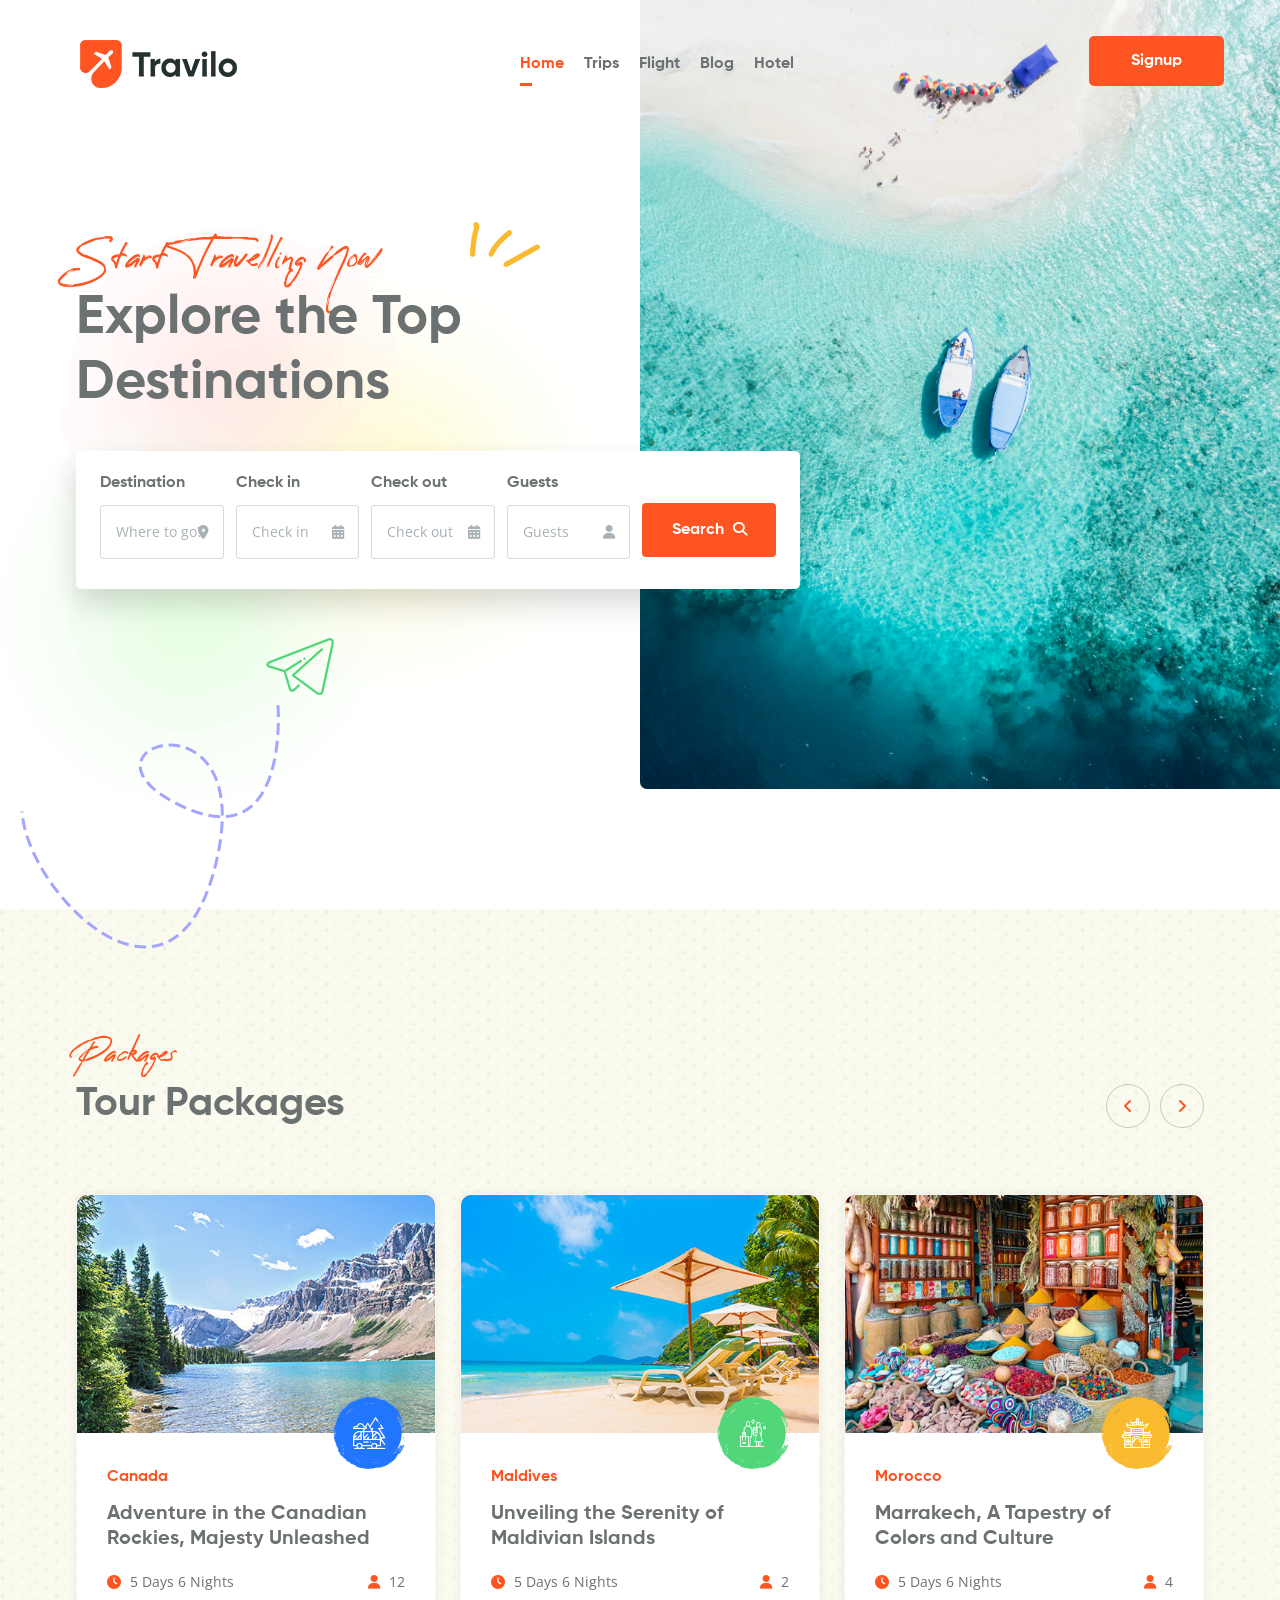
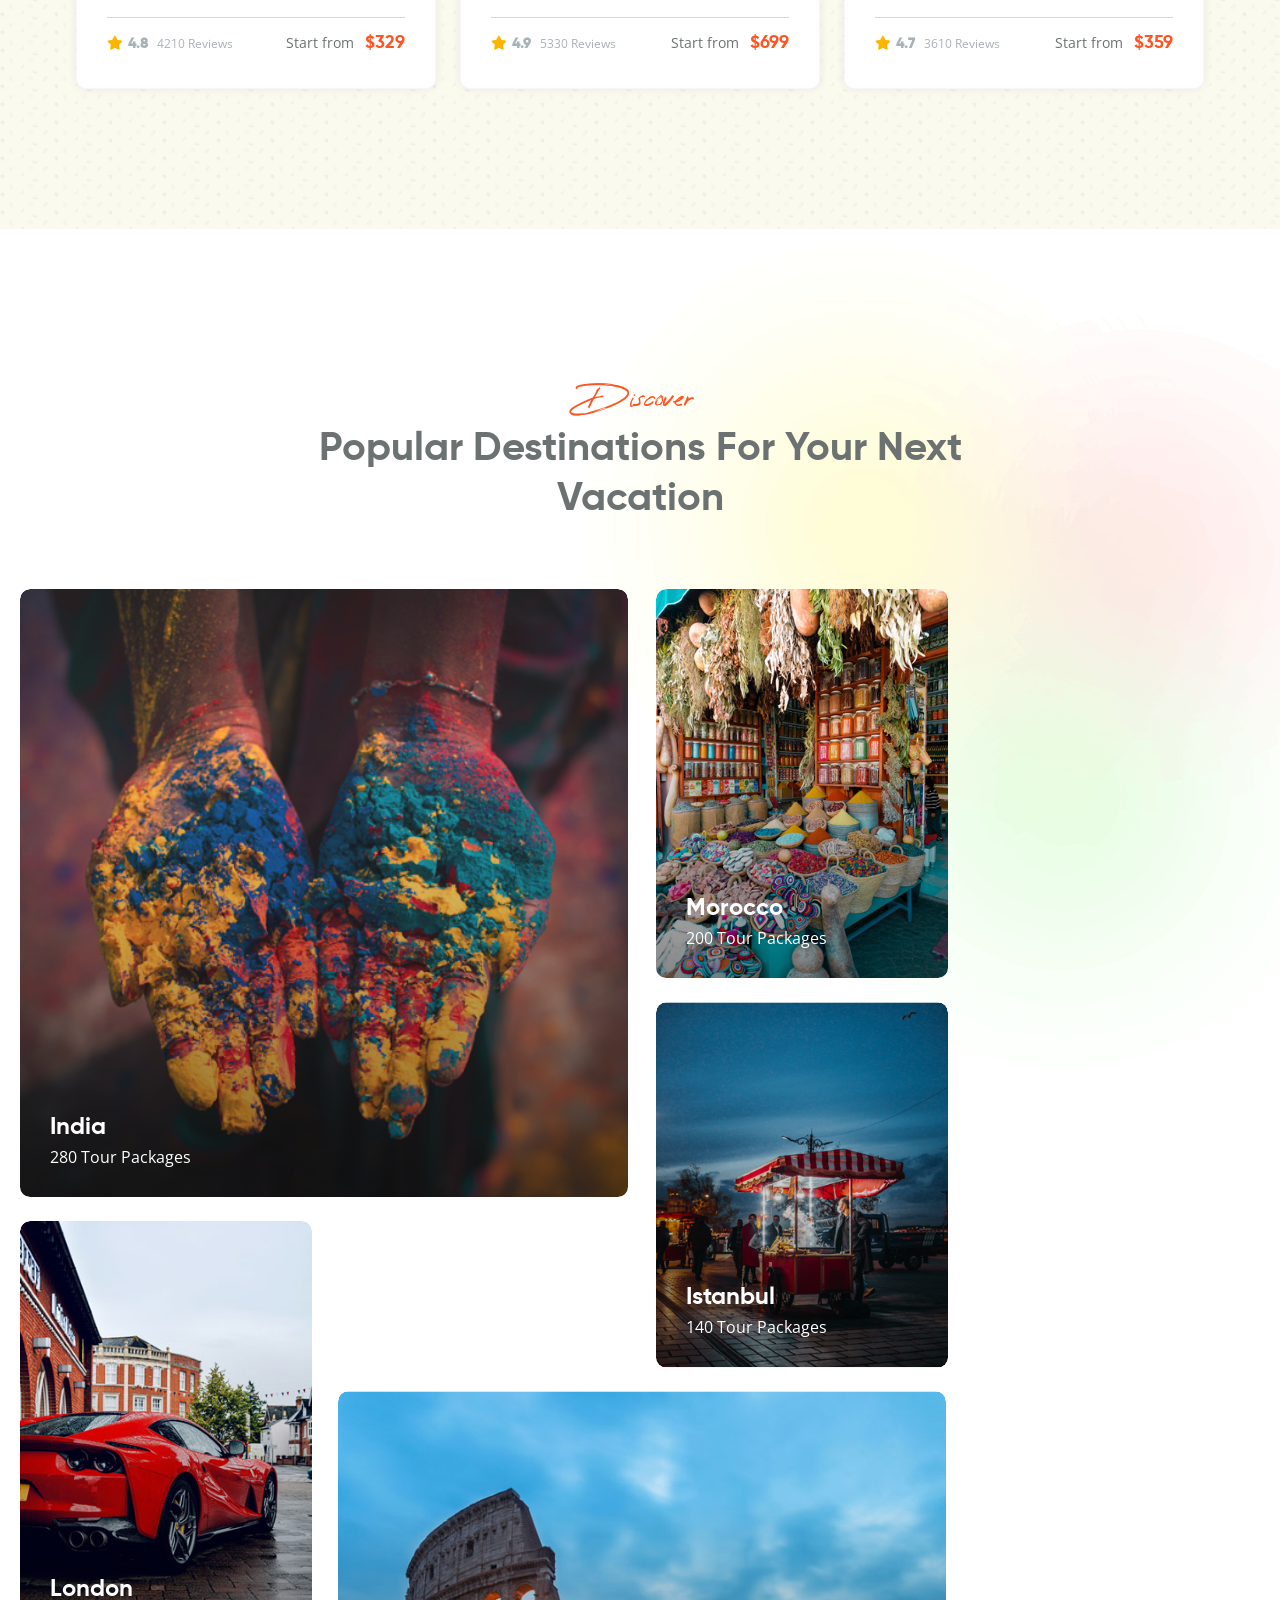
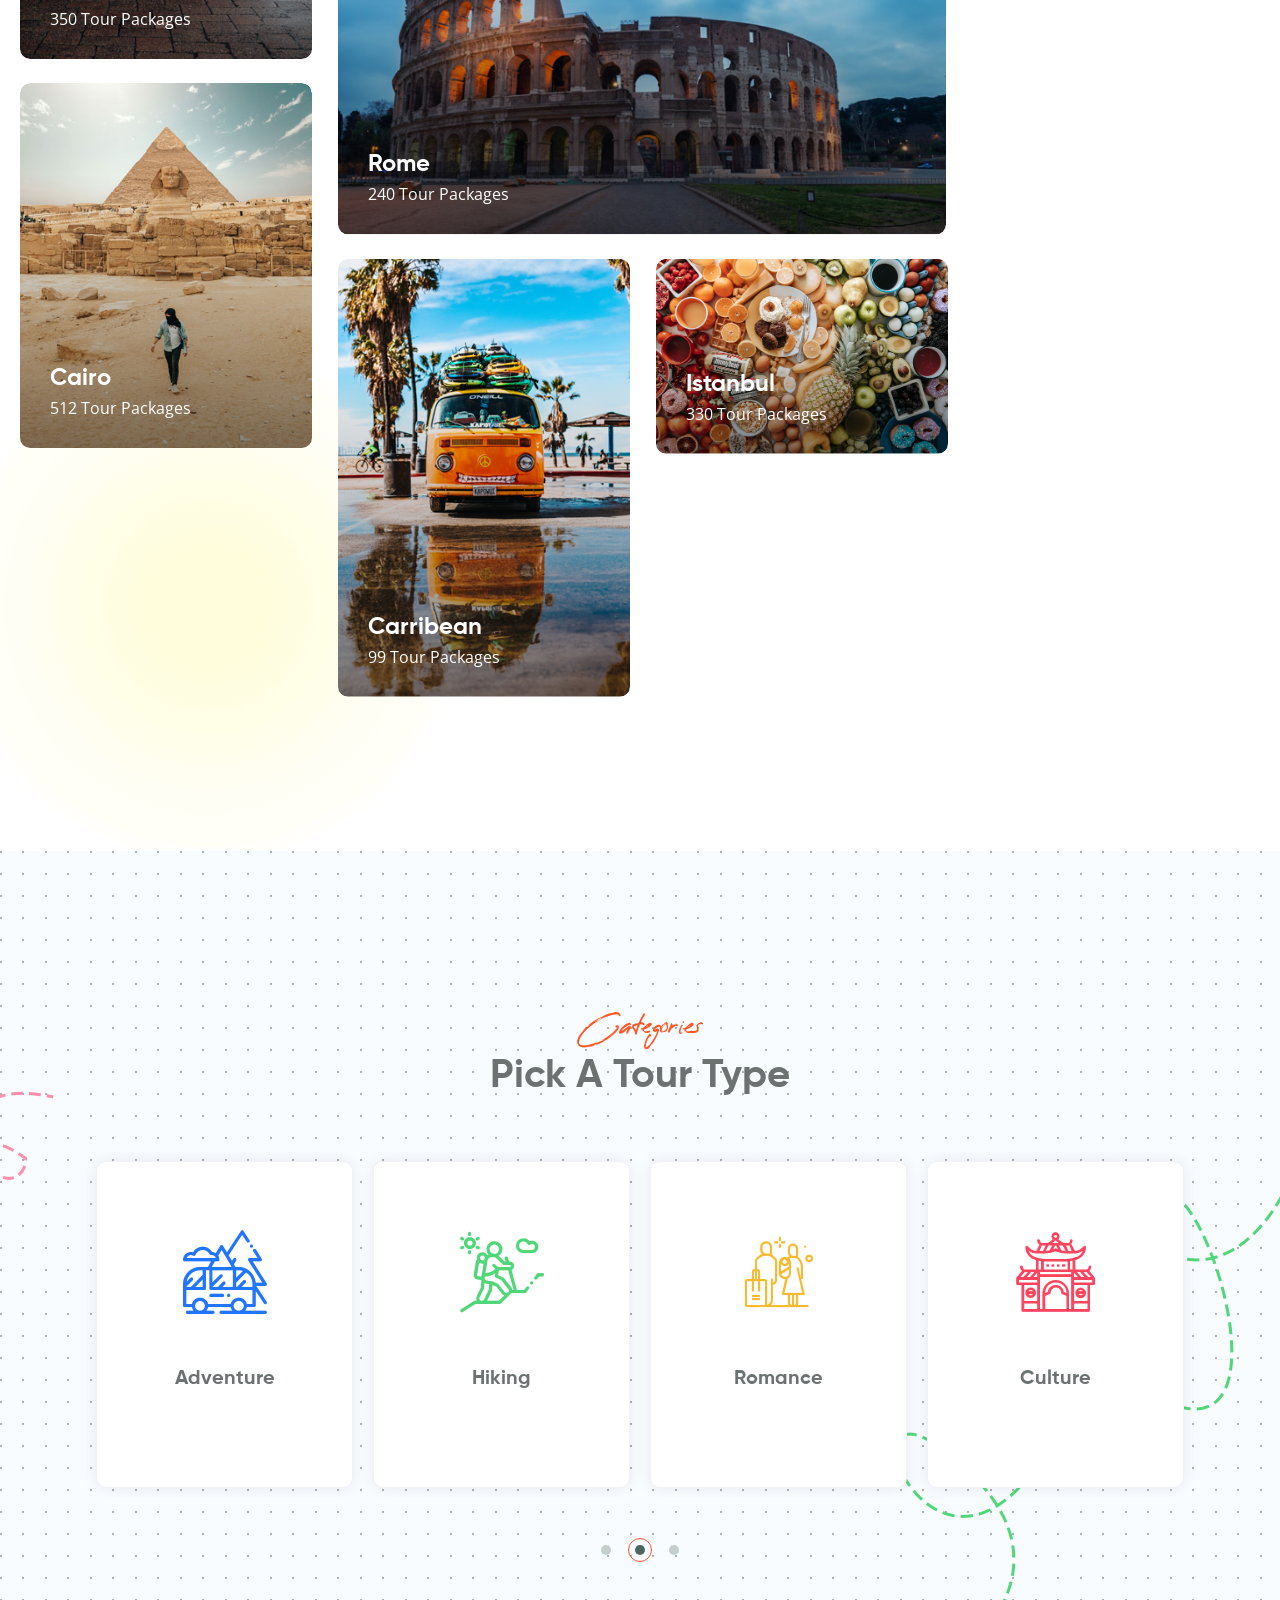
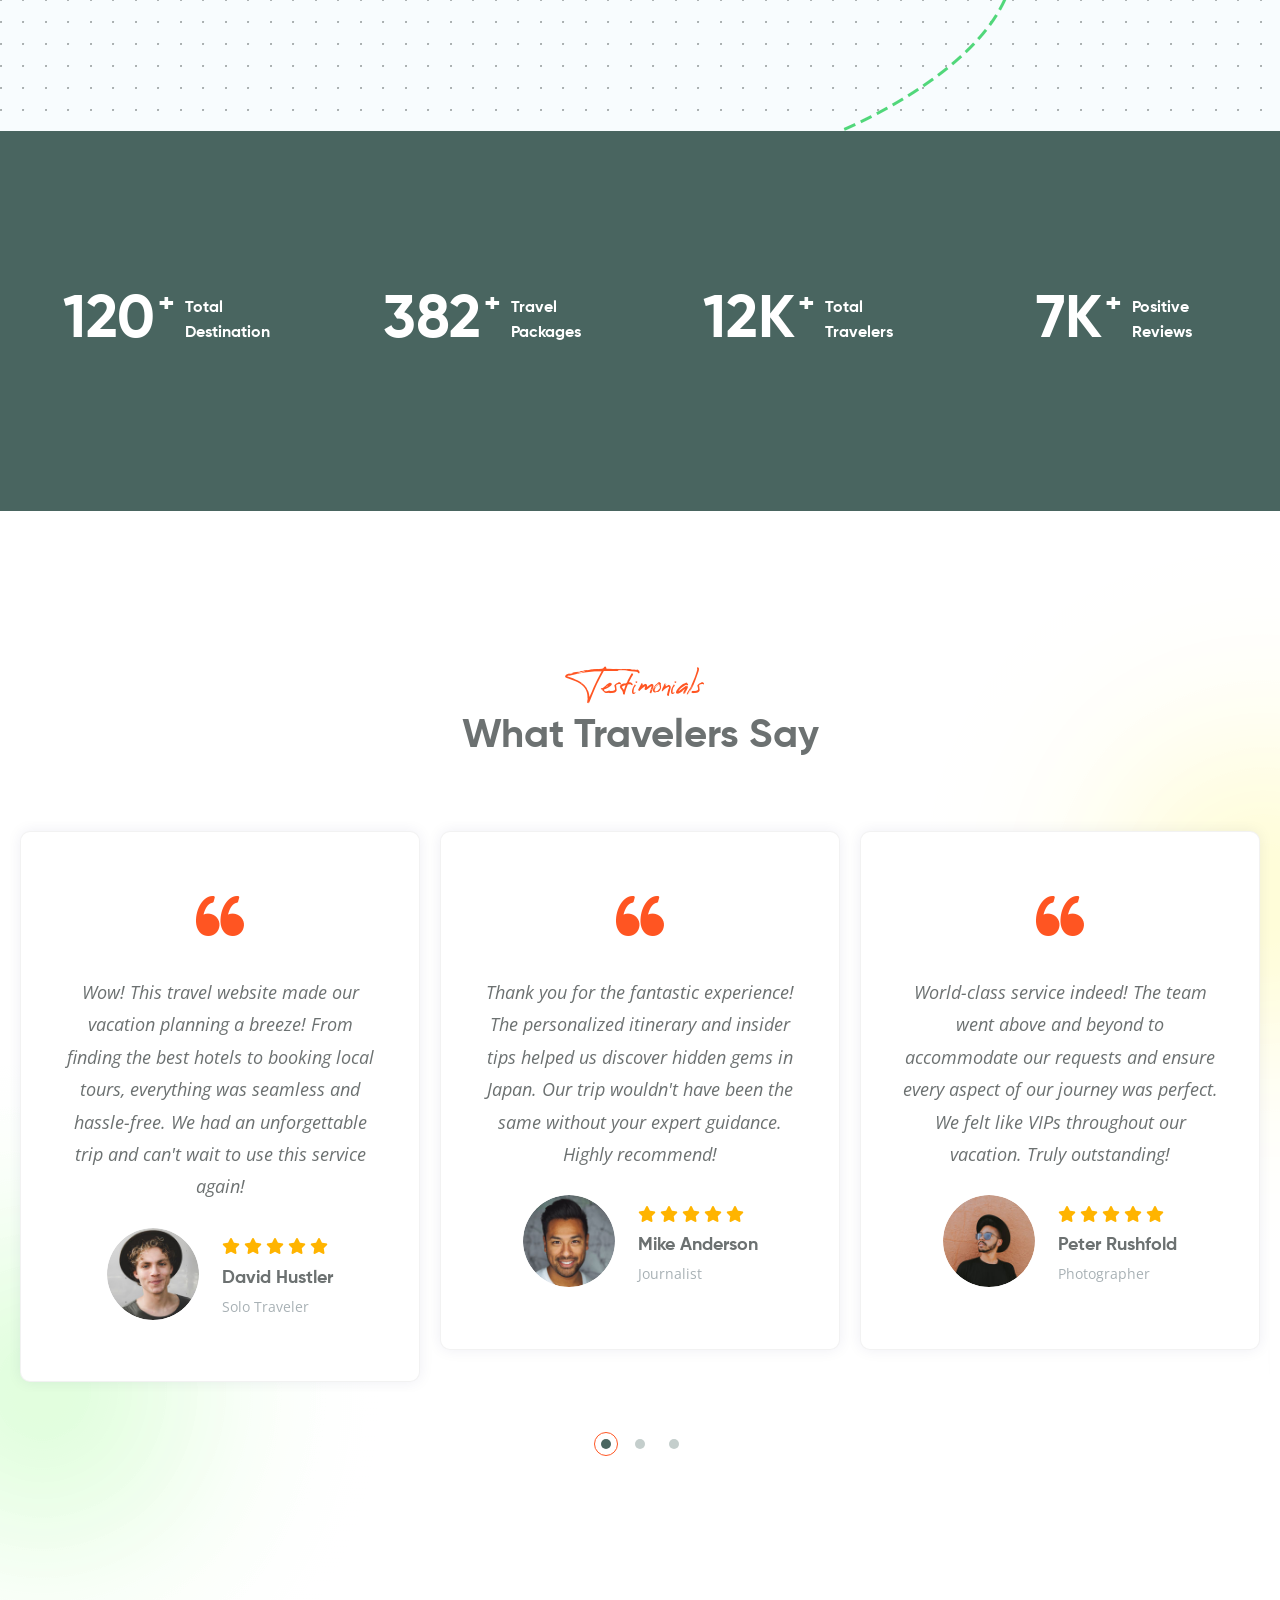
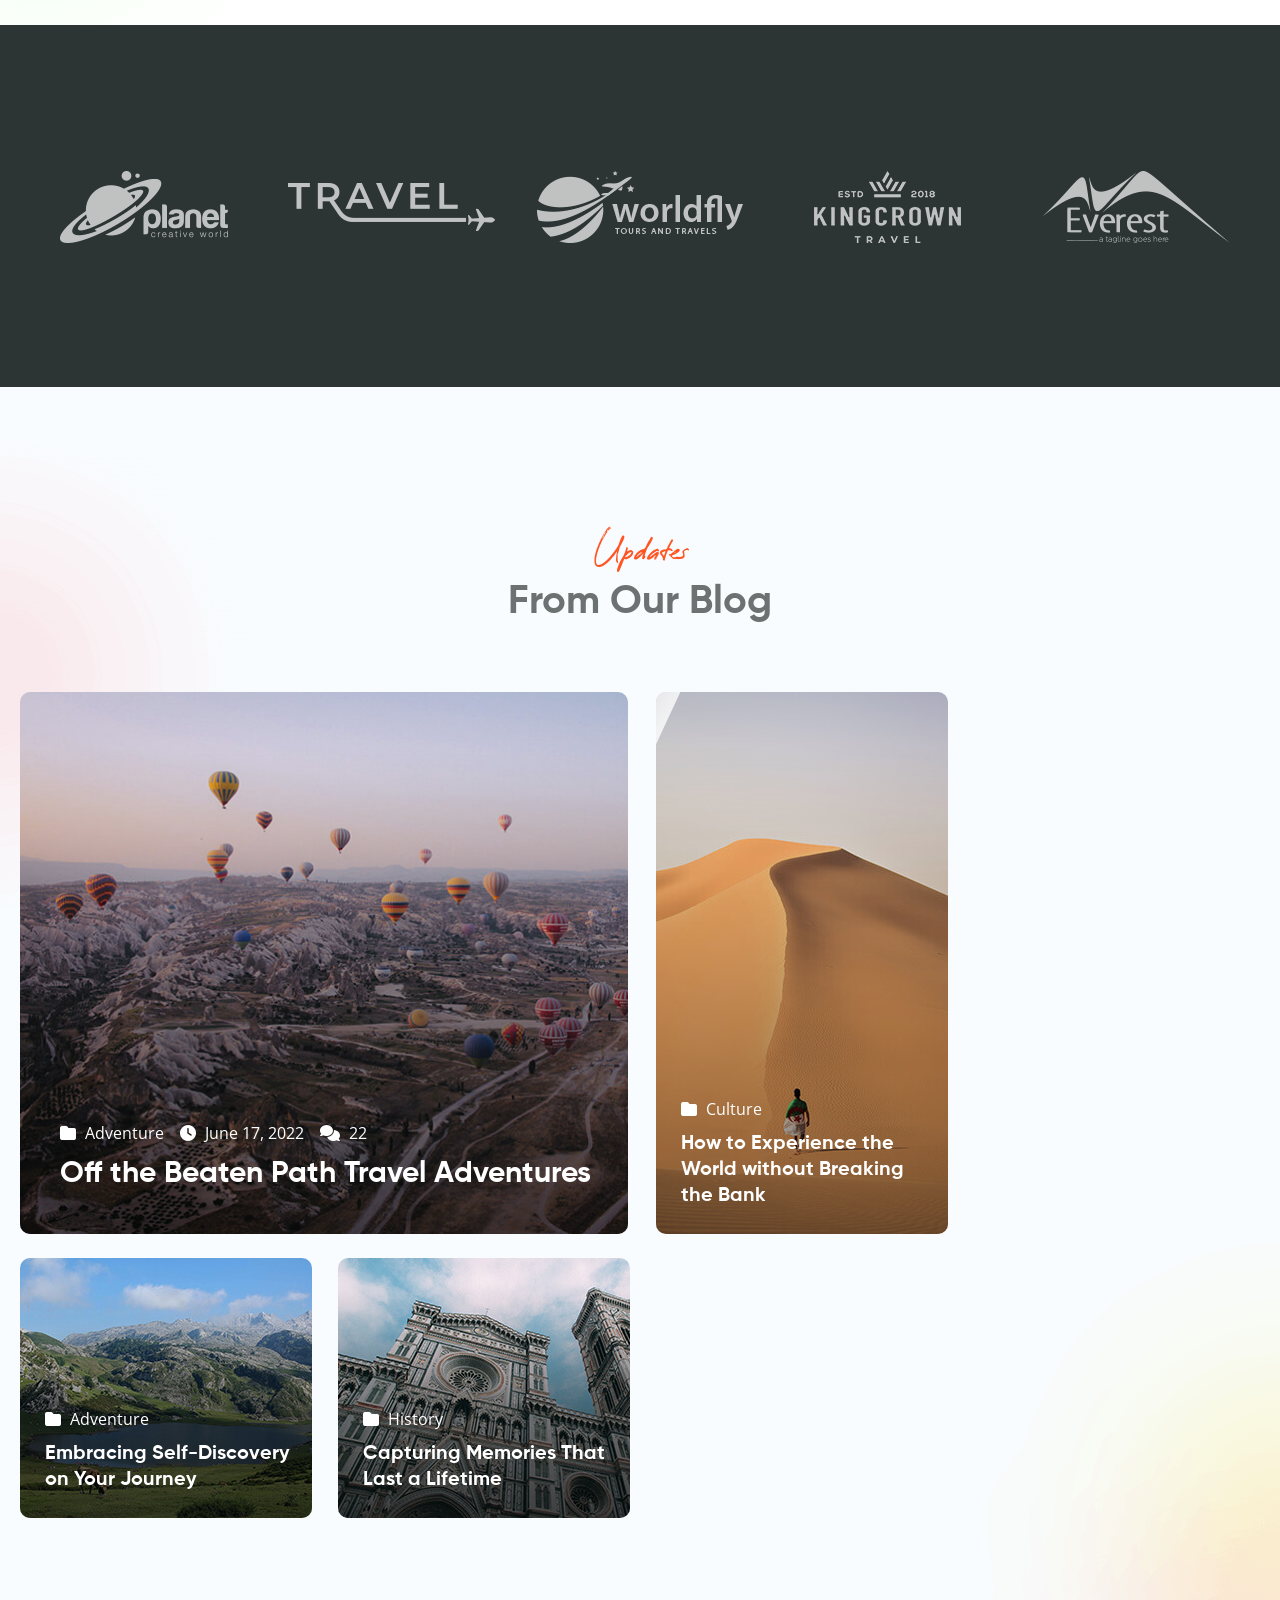
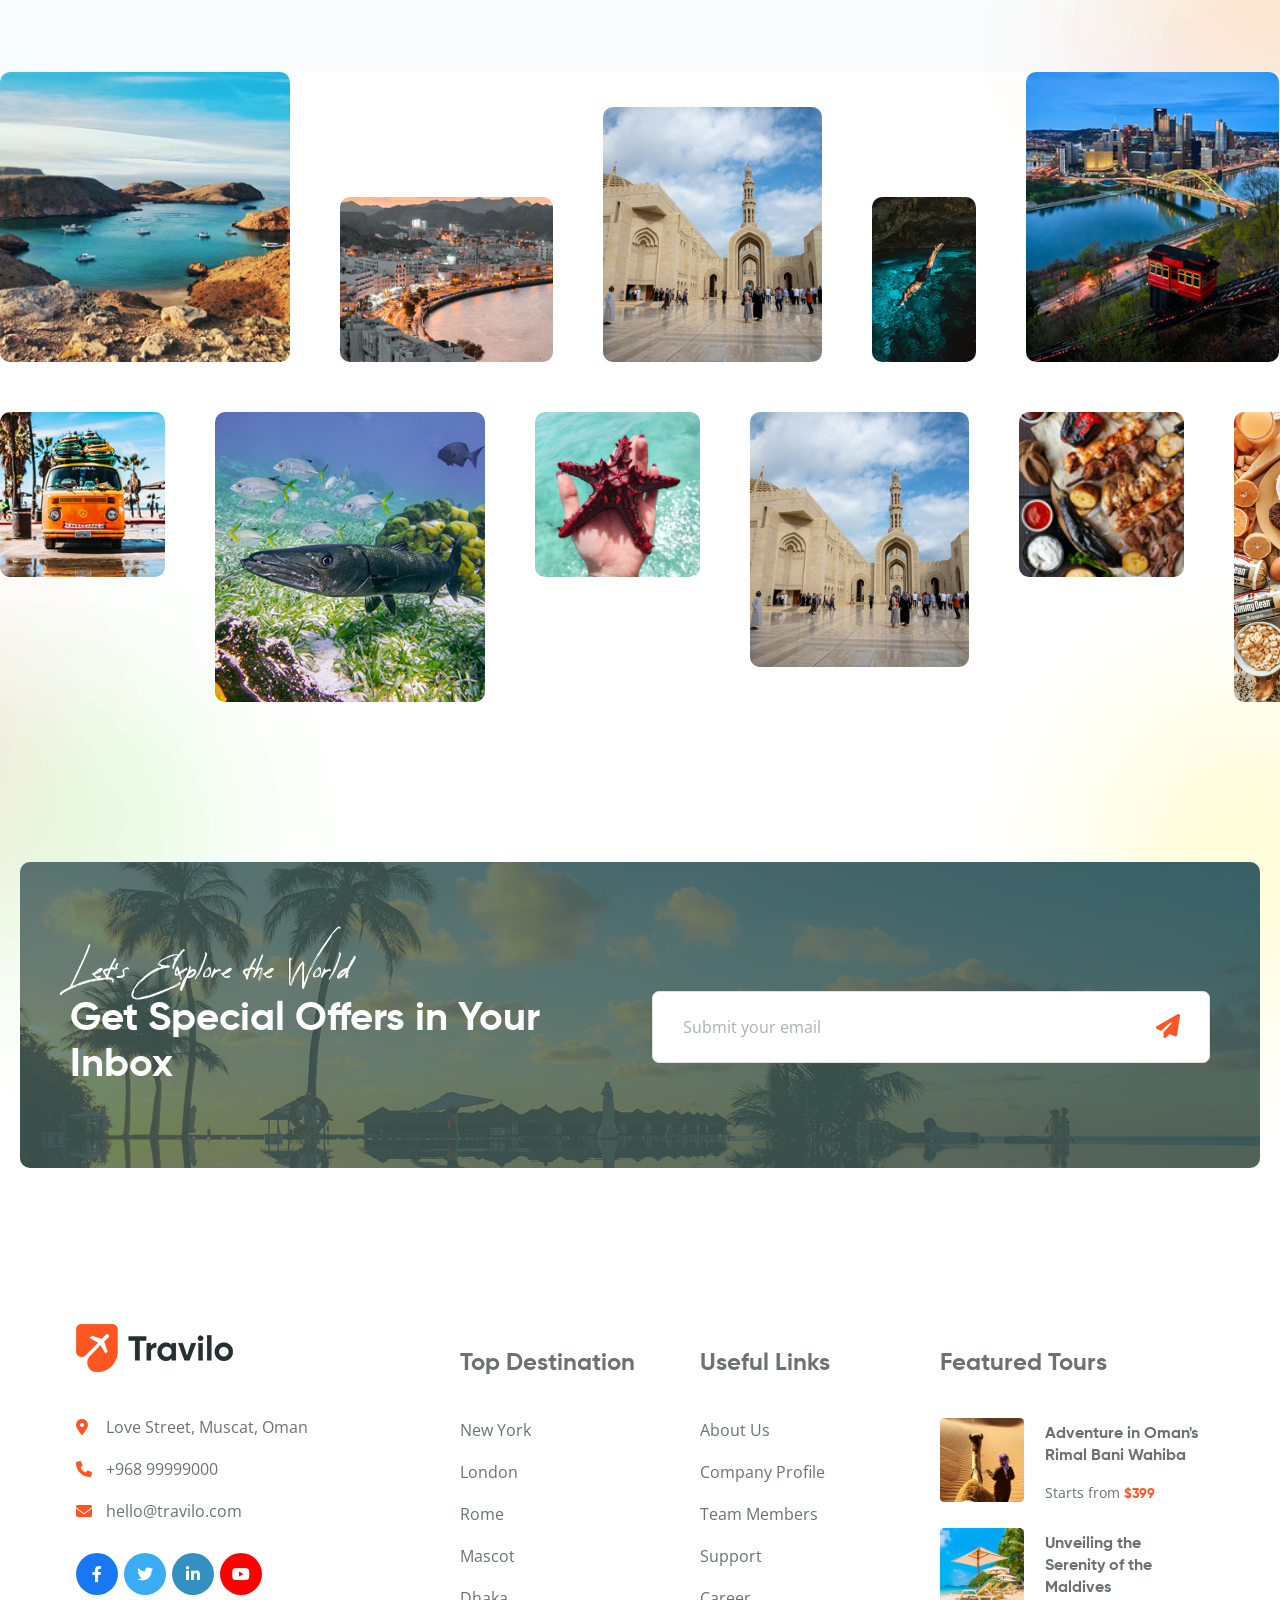
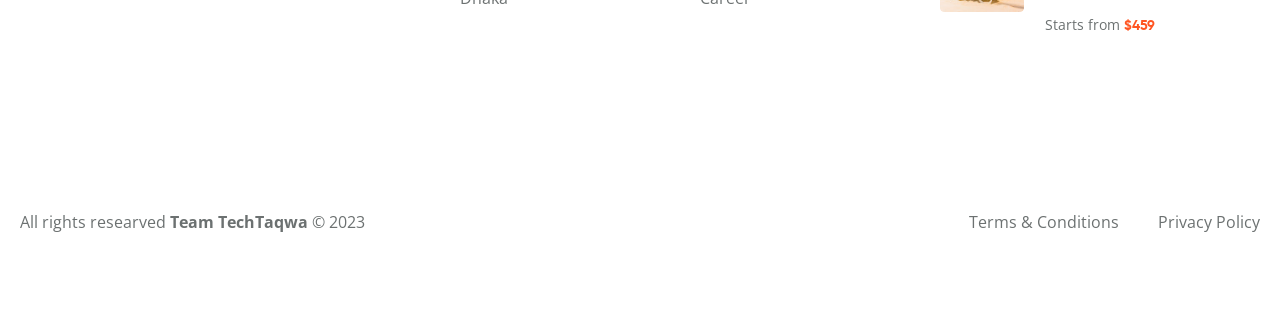
<file: frontend-main-template/index.html>
<!DOCTYPE html>
<html lang="en">
	<head>
		<meta charset="utf-8" />
		<!-- Responsive -->
		<meta http-equiv="X-UA-Compatible" content="IE=edge" />
		<meta name="viewport" content="width=device-width, initial-scale=1.0" />

		<title>Travilo</title>

		<link
			href="assets/images/favicon.png"
			rel="shortcut icon"
			type="image/x-icon"
		/>

		<!-- Google Fonts -->
		<link rel="preconnect" href="https://fonts.googleapis.com/" />
		<link rel="preconnect" href="https://fonts.gstatic.com/" crossorigin />
		<link
			href="https://fonts.googleapis.com/css2?family=Open+Sans&amp;display=swap"
			rel="stylesheet"
		/>

		<!-- Stylesheets -->
		<link
			href="assets/css/lib/bootstrap/bootstrap.min.css"
			rel="stylesheet"
		/>
		<link
			href="assets/css/lib/fontawesome/css/fontawesome.min.css"
			rel="stylesheet"
		/>
		<link
			href="assets/css/lib/fontawesome/css/brands.css"
			rel="stylesheet"
		/>
		<link
			href="assets/css/lib/fontawesome/css/solid.css"
			rel="stylesheet"
		/>
		<link
			href="assets/css/lib/simple-line-icons/css/simple-line-icons.min.css"
			rel="stylesheet"
		/>
		<link
			href="assets/css/lib/flaticon/css/flaticon.min.css"
			rel="stylesheet"
		/>
		<link href="assets/css/lib/animate.min.css" rel="stylesheet" />
		<link href="assets/css/lib/slick.min.css" rel="stylesheet" />
		<link href="assets/css/lib/swiper.min.css" rel="stylesheet" />
		<link href="assets/css/lib/jquery-ui.min.css" rel="stylesheet" />
		<link href="assets/css/lib/jquery.fancybox.min.css" rel="stylesheet" />
		<link href="assets/css/custom-animate.css" rel="stylesheet" />
		<link href="assets/css/style.css" rel="stylesheet" />
		<link href="assets/css/responsive.css" rel="stylesheet" />
	</head>

	<body>
		<div class="page-wrapper">
			<!-- Preloader -->
			<div class="loader-wrap">
				<div class="preloader">
					<div class="preloader-close">x</div>
					<div id="handle-preloader" class="handle-preloader">
						<div class="animation-preloader">
							<div class="txt-loading">
								<span
									data-text-preloader="T"
									class="letters-loading"
									>T</span
								>
								<span
									data-text-preloader="R"
									class="letters-loading"
									>R</span
								>
								<span
									data-text-preloader="A"
									class="letters-loading"
									>A</span
								>
								<span
									data-text-preloader="V"
									class="letters-loading"
									>V</span
								>
								<span
									data-text-preloader="I"
									class="letters-loading"
									>I</span
								>
								<span
									data-text-preloader="L"
									class="letters-loading"
									>L</span
								>
								<span
									data-text-preloader="O"
									class="letters-loading"
									>O</span
								>
							</div>
						</div>
					</div>
				</div>
			</div>
			<!-- Preloader End -->

			<!-- Main Header-->
			<header class="main-header">
				<!-- Header Upper -->
				<div class="header-upper">
					<div class="auto-container">
						<!-- Main Box -->
						<div class="main-box clearfix">
							<!--Logo-->
							<div class="logo-box">
								<div class="logo">
									<a href="index.html" title="Travilo"
										><img
											src="assets/images/logo.png"
											alt="Travilo Logo"
											title="Travilo Logo"
									/></a>
								</div>
							</div>

							<div class="nav-box clearfix">
								<!--Nav Outer-->
								<div class="nav-outer clearfix">
									<nav class="main-menu">
										<ul class="navigation clearfix">
											<li class="current dropdown">
												<a href="index.html">Home</a>
											</li>
											<li class="dropdown">
												<a href="tour-list.html"
													>Trips</a
												>
												<ul>
													<li>
														<a href="#"
															>Plan a trip</a
														>
													</li>
													<li>
														<a href="#"
															>Hire a trip
															designer</a
														>
													</li>
												</ul>
											</li>
											<li>
												<a href="#">Flight</a>
											</li>
											<li>
												<a href="blog.html">Blog</a>
											</li>
											<li>
												<a href="#">Hotel</a>
											</li>
										</ul>
									</nav>
									<!-- .main-menu -->
								</div>
								<!--Nav Outer End-->
							</div>

							<!-- Hidden Nav Toggler -->
							<div class="nav-toggler">
								<button class="hidden-bar-opener">
									<span class="icon"
										><img
											src="assets/images/icons/menu-icon.svg"
											alt=""
									/></span>
								</button>
							</div>

							<div class="links-box clearfix">
								<div class="link login">
									<a href="#">
										<button class="btn-style-one">
											Signup
										</button>
									</a>
								</div>
							</div>
						</div>
					</div>
				</div>
				<!-- End Header Upper -->
			</header>
			<!--End Main Header -->

			<!--Menu Backdrop-->
			<div class="menu-backdrop"></div>

			<!-- Hidden Navigation Bar -->
			<div class="hidden-bar">
				<!-- Hidden Bar Wrapper -->
				<div class="hidden-bar-wrapper">
					<div class="hidden-bar-closer">
						<span class="icon">
							<svg
								class="icon-close"
								role="presentation"
								viewBox="0 0 16 14"
							>
								<path
									d="M15 0L1 14m14 0L1 0"
									stroke="currentColor"
									fill="none"
									fill-rule="evenodd"
								></path>
							</svg>
						</span>
					</div>
					<div class="nav-logo-box">
						<!-- logo will be copied here ! -->
					</div>

					<!-- .Side-menu -->
					<nav class="side-menu">
						<!-- main-menu will be copied here! -->
					</nav>
					<!-- .side-menu -->

					<div class="links-box clearfix">
						<div class="clearfix">
							<div class="link">
								<a
									href="contact.html"
									class="theme-btn btn-style-one"
								>
									<button class="btn-style-one">
										Signup
									</button></a
								>
							</div>
						</div>
					</div>
				</div>
				<!-- / Hidden Bar Wrapper -->
			</div>
			<!-- / Hidden Bar -->

			<!-- Banner Section -->
			<div class="banner-section">
				<div class="banner-container">
					<div
						class="banner-arrow wow slideInLeft"
						data-wow-delay="0ms"
						data-wow-duration="1500ms"
					>
						<img
							src="assets/images/background/banner-arrow.png"
							alt=""
							title=""
						/>
					</div>
					<div class="auto-container">
						<div class="row clearfix">
							<div class="left-col col-lg-6 col-md-12">
								<div class="inner">
									<div class="clearfix">
										<div class="content">
											<div class="bg-image">
												<img
													src="assets/images/background/bg-gradient-1.png"
													alt=""
													title=""
												/>
											</div>
											<h3>Start Travelling Now</h3>
											<h1>
												<i class="d-icon"
													><img
														src="assets/images/elements/yellow-1.png"
														alt=""
														title=""
												/></i>
												Explore the Top Destinations
											</h1>
											<div class="form-box site-form">
												<form
													method="post"
													action="https://tech-taqwa.com/html/index.html"
												>
													<div class="row clearfix">
														<div
															class="form-group col-xl-3 col-lg-6 col-md-6 col-sm-12"
														>
															<div
																class="field-label"
															>
																Destination
															</div>
															<div
																class="field-inner"
															>
																<input
																	type="text"
																	name="field-name"
																	value=""
																	placeholder="Where to go?"
																	required
																/>
																<i
																	class="alt-icon fa fa-map-marker-alt"
																></i>
															</div>
														</div>
														<div
															class="form-group col-xl-3 col-lg-6 col-md-6 col-sm-12"
														>
															<div
																class="field-label"
															>
																Check in
															</div>
															<div
																class="field-inner"
															>
																<input
																	class="datepicker"
																	type="text"
																	name="field-name"
																	value=""
																	placeholder="Check in"
																	required
																/>
																<i
																	class="alt-icon fa fa-calendar-alt"
																></i>
															</div>
														</div>
														<div
															class="form-group col-xl-3 col-lg-6 col-md-6 col-sm-12"
														>
															<div
																class="field-label"
															>
																Check out
															</div>
															<div
																class="field-inner"
															>
																<input
																	class="datepicker"
																	type="text"
																	name="field-name"
																	value=""
																	placeholder="Check out"
																	required
																/>
																<i
																	class="alt-icon fa fa-calendar-alt"
																></i>
															</div>
														</div>
														<div
															class="form-group col-xl-3 col-lg-6 col-md-6 col-sm-12"
														>
															<div
																class="field-label"
															>
																Guests
															</div>
															<div
																class="field-inner"
															>
																<input
																	type="text"
																	name="field-name"
																	value=""
																	placeholder="Guests"
																	required
																/>
																<i
																	class="alt-icon fa fa-user"
																></i>
															</div>
														</div>
													</div>
													<button
														type="submit"
														class="theme-btn f-btn"
													>
														<span
															>Search
															<i
																class="fa-solid fa-search"
															></i
														></span>
													</button>
												</form>
											</div>
										</div>
									</div>
								</div>
							</div>
							<div class="right-col col-lg-6 col-md-12">
								<div
									class="inner wow fadeInRight"
									data-wow-delay="0ms"
									data-wow-duration="1500ms"
								>
									<div
										class="image-layer"
										style="
											background-image: url(assets/images/resources/misc/travel-hero-2.jpg);
										"
									></div>
								</div>
							</div>
						</div>
					</div>
				</div>
			</div>
			<!--End Banner Section -->

			<!--Tour Packages Section-->
			<div class="packages-section">
				<div
					class="bg-layer"
					style="
						background-image: url(assets/images/background/pattern-1.png);
					"
				></div>
				<!-- Tour packages -->
				<div class="auto-container tour-container">
					<div class="title-box">
						<div class="subtitle">Packages</div>
						<h2><span>Tour Packages</span></h2>
					</div>
					<div class="carousel-box">
						<div class="packages-carousel">
							<!--Block-->
							<div class="package-block">
								<div class="inner-box">
									<div class="image-box">
										<div class="image">
											<a href="tour-single.html"
												><img
													src="assets/images/resources/destinations/italy.jpg"
													alt="Italy"
											/></a>
										</div>
									</div>
									<div class="lower-box">
										<div class="p-icon">
											<img
												src="assets/images/icons/t-icon-9.png"
												alt=""
											/>
											<span
												class="icon flaticon-family"
											></span>
										</div>
										<div class="location">Italy</div>
										<h5>
											<a href="tour-single.html"
												>Romantic Venice, The City of
												Canals and Love</a
											>
										</h5>
										<div class="info clearfix">
											<div class="duration">
												<i
													class="fa-solid fa-clock"
												></i>
												5 Days 6 Nights
											</div>
											<div class="persons">
												<i class="fa-solid fa-user"></i>
												2
											</div>
										</div>
										<div class="bottom-box clearfix">
											<div class="rating">
												<a href="#" class="theme-btn"
													><i
														class="fa-solid fa-star"
													></i
													><strong>4.8</strong>
													&ensp;<span class="count"
														>1260 Reviews</span
													></a
												>
											</div>
											<p class="price">
												Start from &ensp;<span
													class="amount"
													>$199</span
												>
											</p>
										</div>
									</div>
								</div>
							</div>
							<!-- .package-block -->

							<!--Block-->
							<div class="package-block">
								<div class="inner-box">
									<div class="image-box">
										<div class="image">
											<a href="tour-single.html"
												><img
													src="assets/images/resources/destinations/brazil.jpg"
													alt="Brazil"
											/></a>
										</div>
									</div>
									<div class="lower-box">
										<div class="p-icon">
											<img
												src="assets/images/icons/t-icon-2.png"
												alt=""
											/>
											<span
												class="icon flaticon-adventure"
											></span>
										</div>
										<div class="location">Brazil</div>
										<h5>
											<a href="tour-single.html"
												>Lush Amazon Rainforest Waiting
												to Be Explored</a
											>
										</h5>
										<div class="info clearfix">
											<div class="duration">
												<i
													class="fa-solid fa-clock"
												></i>
												7 Days 8 Nights
											</div>
											<div class="persons">
												<i class="fa-solid fa-user"></i>
												6
											</div>
										</div>
										<div class="bottom-box clearfix">
											<div class="rating">
												<a href="#" class="theme-btn"
													><i
														class="fa-solid fa-star"
													></i
													><strong>4.9</strong>
													&ensp;<span class="count"
														>510 Reviews</span
													></a
												>
											</div>
											<p class="price">
												Start from &ensp;<span
													class="amount"
													>$599</span
												>
											</p>
										</div>
									</div>
								</div>
							</div>
							<!-- .package-block -->

							<!--Block-->
							<div class="package-block">
								<div class="inner-box">
									<div class="image-box">
										<div class="image">
											<a href="tour-single.html"
												><img
													src="assets/images/resources/destinations/egypt.jpg"
													alt="Egypt"
											/></a>
										</div>
									</div>
									<div class="lower-box">
										<div class="p-icon">
											<img
												src="assets/images/icons/t-icon-3.png"
												alt=""
											/>
											<span
												class="icon flaticon-adventure"
											></span>
										</div>
										<div class="location">Egypt</div>
										<h5>
											<a href="tour-single.html"
												>Unraveling Ancient Wonders,
												Exploring Egypt</a
											>
										</h5>
										<div class="info clearfix">
											<div class="duration">
												<i
													class="fa-solid fa-clock"
												></i>
												3 Days 4 Nights
											</div>
											<div class="persons">
												<i class="fa-solid fa-user"></i>
												8
											</div>
										</div>
										<div class="bottom-box clearfix">
											<div class="rating">
												<a href="#" class="theme-btn"
													><i
														class="fa-solid fa-star"
													></i
													><strong>4.4</strong>
													&ensp;<span class="count"
														>2190 Reviews</span
													></a
												>
											</div>
											<p class="price">
												Start from &ensp;<span
													class="amount"
													>$399</span
												>
											</p>
										</div>
									</div>
								</div>
							</div>
							<!-- .package-block -->

							<!--Block-->
							<div class="package-block">
								<div class="inner-box">
									<div class="image-box">
										<div class="image">
											<a href="tour-single.html"
												><img
													src="assets/images/resources/destinations/canada.jpg"
													alt="Canada"
											/></a>
										</div>
									</div>
									<div class="lower-box">
										<div class="p-icon">
											<img
												src="assets/images/icons/t-icon-1.png"
												alt=""
											/>
											<span
												class="icon flaticon-adventure"
											></span>
										</div>
										<div class="location">Canada</div>
										<h5>
											<a href="tour-single.html"
												>Adventure in the Canadian
												Rockies, Majesty Unleashed</a
											>
										</h5>
										<div class="info clearfix">
											<div class="duration">
												<i
													class="fa-solid fa-clock"
												></i>
												5 Days 6 Nights
											</div>
											<div class="persons">
												<i class="fa-solid fa-user"></i>
												12
											</div>
										</div>
										<div class="bottom-box clearfix">
											<div class="rating">
												<a href="#" class="theme-btn"
													><i
														class="fa-solid fa-star"
													></i
													><strong>4.8</strong>
													&ensp;<span class="count"
														>4210 Reviews</span
													></a
												>
											</div>
											<p class="price">
												Start from &ensp;<span
													class="amount"
													>$329</span
												>
											</p>
										</div>
									</div>
								</div>
							</div>
							<!-- .package-block -->

							<!--Block-->
							<div class="package-block">
								<div class="inner-box">
									<div class="image-box">
										<div class="image">
											<a href="tour-single.html"
												><img
													src="assets/images/resources/destinations/maldives.jpg"
													alt="Maldives"
											/></a>
										</div>
									</div>
									<div class="lower-box">
										<div class="p-icon">
											<img
												src="assets/images/icons/t-icon-2.png"
												alt=""
											/>
											<span
												class="icon flaticon-family"
											></span>
										</div>
										<div class="location">Maldives</div>
										<h5>
											<a href="tour-single.html"
												>Unveiling the Serenity of
												Maldivian Islands</a
											>
										</h5>
										<div class="info clearfix">
											<div class="duration">
												<i
													class="fa-solid fa-clock"
												></i>
												5 Days 6 Nights
											</div>
											<div class="persons">
												<i class="fa-solid fa-user"></i>
												2
											</div>
										</div>
										<div class="bottom-box clearfix">
											<div class="rating">
												<a href="#" class="theme-btn"
													><i
														class="fa-solid fa-star"
													></i
													><strong>4.9</strong>
													&ensp;<span class="count"
														>5330 Reviews</span
													></a
												>
											</div>
											<p class="price">
												Start from &ensp;<span
													class="amount"
													>$699</span
												>
											</p>
										</div>
									</div>
								</div>
							</div>
							<!-- .package-block -->

							<!--Block-->
							<div class="package-block">
								<div class="inner-box">
									<div class="image-box">
										<div class="image">
											<a href="tour-single.html"
												><img
													src="assets/images/resources/destinations/morocco.jpg"
													alt="Morocco"
											/></a>
										</div>
									</div>
									<div class="lower-box">
										<div class="p-icon">
											<img
												src="assets/images/icons/t-icon-3.png"
												alt=""
											/>
											<span
												class="icon flaticon-chinese-temple-1"
											></span>
										</div>
										<div class="location">Morocco</div>
										<h5>
											<a href="tour-single.html"
												>Marrakech, A Tapestry of Colors
												and Culture</a
											>
										</h5>
										<div class="info clearfix">
											<div class="duration">
												<i
													class="fa-solid fa-clock"
												></i>
												5 Days 6 Nights
											</div>
											<div class="persons">
												<i class="fa-solid fa-user"></i>
												4
											</div>
										</div>
										<div class="bottom-box clearfix">
											<div class="rating">
												<a href="#" class="theme-btn"
													><i
														class="fa-solid fa-star"
													></i
													><strong>4.7</strong>
													&ensp;<span class="count"
														>3610 Reviews</span
													></a
												>
											</div>
											<p class="price">
												Start from &ensp;<span
													class="amount"
													>$359</span
												>
											</p>
										</div>
									</div>
								</div>
							</div>
							<!-- .package-block -->

							<!--Block-->
							<div class="package-block">
								<div class="inner-box">
									<div class="image-box">
										<div class="image">
											<a href="tour-single.html"
												><img
													src="assets/images/resources/destinations/australia.jpg"
													alt="Australia"
											/></a>
										</div>
									</div>
									<div class="lower-box">
										<div class="p-icon">
											<img
												src="assets/images/icons/t-icon-1.png"
												alt=""
											/>
											<span
												class="icon flaticon-adventure"
											></span>
										</div>
										<div class="location">Australia</div>
										<h5>
											<a href="tour-single.html"
												>Enchanting Great Barrier Reef,
												Aquatic Wonderland</a
											>
										</h5>
										<div class="info clearfix">
											<div class="duration">
												<i
													class="fa-solid fa-clock"
												></i>
												5 Days 6 Nights
											</div>
											<div class="persons">
												<i class="fa-solid fa-user"></i>
												12
											</div>
										</div>
										<div class="bottom-box clearfix">
											<div class="rating">
												<a href="#" class="theme-btn"
													><i
														class="fa-solid fa-star"
													></i
													><strong>4.5</strong>
													&ensp;<span class="count"
														>7278 Reviews</span
													></a
												>
											</div>
											<p class="price">
												Start from &ensp;<span
													class="amount"
													>$199</span
												>
											</p>
										</div>
									</div>
								</div>
							</div>
							<!-- .package-block -->

							<!--Block-->
							<div class="package-block">
								<div class="inner-box">
									<div class="image-box">
										<div class="image">
											<a href="tour-single.html"
												><img
													src="assets/images/resources/destinations/japan.jpg"
													alt="Japan"
											/></a>
										</div>
									</div>
									<div class="lower-box">
										<div class="p-icon">
											<img
												src="assets/images/icons/t-icon-2.png"
												alt=""
											/>
											<span
												class="icon flaticon-chinese-temple-1"
											></span>
										</div>
										<div class="location">Japan</div>
										<h5>
											<a href="tour-single.html"
												>Captivating Tokyo, Serenity and
												Tradition Unite</a
											>
										</h5>
										<div class="info clearfix">
											<div class="duration">
												<i
													class="fa-solid fa-clock"
												></i>
												7 Days 8 Nights
											</div>
											<div class="persons">
												<i class="fa-solid fa-user"></i>
												14
											</div>
										</div>
										<div class="bottom-box clearfix">
											<div class="rating">
												<a href="#" class="theme-btn"
													><i
														class="fa-solid fa-star"
													></i
													><strong>4.8</strong>
													&ensp;<span class="count"
														>3890 Reviews</span
													></a
												>
											</div>
											<p class="price">
												Start from &ensp;<span
													class="amount"
													>$799</span
												>
											</p>
										</div>
									</div>
								</div>
							</div>
							<!-- .package-block -->

							<!--Block-->
							<div class="package-block">
								<div class="inner-box">
									<div class="image-box">
										<div class="image">
											<a href="tour-single.html"
												><img
													src="assets/images/resources/destinations/oman.jpg"
													alt="Oman"
											/></a>
										</div>
									</div>
									<div class="lower-box">
										<div class="p-icon">
											<img
												src="assets/images/icons/t-icon-3.png"
												alt=""
											/>
											<span
												class="icon flaticon-adventure"
											></span>
										</div>
										<div class="location">Oman</div>
										<h5>
											<a href="tour-single.html"
												>Ancient Heritage and Desert
												Adventures</a
											>
										</h5>
										<div class="info clearfix">
											<div class="duration">
												<i
													class="fa-solid fa-clock"
												></i>
												5 Days 6 Nights
											</div>
											<div class="persons">
												<i class="fa-solid fa-user"></i>
												6
											</div>
										</div>
										<div class="bottom-box clearfix">
											<div class="rating">
												<a href="#" class="theme-btn"
													><i
														class="fa-solid fa-star"
													></i
													><strong>4.8</strong>
													&ensp;<span class="count"
														>4189 Reviews</span
													></a
												>
											</div>
											<p class="price">
												Start from &ensp;<span
													class="amount"
													>$599</span
												>
											</p>
										</div>
									</div>
								</div>
							</div>
							<!-- .package-block -->
						</div>
					</div>
				</div>
			</div>

			<!--Trending Destinations Section-->
			<div class="destination-section">
				<div class="bg-grad-right">
					<img
						src="assets/images/background/bg-gradient-3.png"
						alt=""
					/>
				</div>
				<div class="bg-grad-left">
					<img
						src="assets/images/background/bg-gradient-4.png"
						alt=""
					/>
				</div>
				<div class="auto-container">
					<div class="title-box centered">
						<div class="subtitle">Discover</div>
						<h2>
							<i class="bg-vector"></i
							><span
								>Popular Destinations for your next
								vacation</span
							>
						</h2>
					</div>

					<div class="gallery-box">
						<div class="masonry-container row clearfix">
							<!--Block-->
							<div
								class="dest-block-one masonry-item col-xl-6 col-lg-12 col-md-12 col-sm-12"
							>
								<div
									class="inner-box wow fadeInUp"
									data-wow-delay="0ms"
									data-wow-duration="1500ms"
								>
									<div class="image-box">
										<a href="destination-single.html"
											><img
												src="assets/images/resources/gallery/gallery-1.jpg"
												alt="Gallery 1"
										/></a>
									</div>
									<div class="hvr-box">
										<div class="hvr-inner">
											<h4>
												<a
													href="destination-single.html"
													>India</a
												>
											</h4>
											<div class="tour-count">
												<span>280 Tour Packages</span>
											</div>
										</div>
									</div>
								</div>
							</div>
							<!-- .dest-block-one -->

							<!--Block-->
							<div
								class="dest-block-one masonry-item column-width col-xl-3 col-lg-6 col-md-6 col-sm-12"
							>
								<div
									class="inner-box wow fadeInUp"
									data-wow-delay="300ms"
									data-wow-duration="1500ms"
								>
									<div class="image-box">
										<a href="destination-single.html"
											><img
												src="assets/images/resources/gallery/gallery-2.jpg"
												alt="Gallery 2"
										/></a>
									</div>
									<div class="hvr-box">
										<div class="hvr-inner">
											<h4>
												<a
													href="destination-single.html"
													>Morocco</a
												>
											</h4>
											<div class="tour-count">
												<span>200 Tour Packages</span>
											</div>
										</div>
									</div>
								</div>
							</div>
							<!-- .dest-block-one -->

							<!--Block-->
							<div
								class="dest-block-one masonry-item column-width col-xl-3 col-lg-6 col-md-6 col-sm-12"
							>
								<div
									class="inner-box wow fadeInUp"
									data-wow-delay="600ms"
									data-wow-duration="1500ms"
								>
									<div class="image-box">
										<a href="destination-single.html"
											><img
												src="assets/images/resources/gallery/gallery-3.jpg"
												alt="Gallery 3"
										/></a>
									</div>
									<div class="hvr-box">
										<div class="hvr-inner">
											<h4>
												<a
													href="destination-single.html"
													>Istanbul</a
												>
											</h4>
											<div class="tour-count">
												<span>140 Tour Packages</span>
											</div>
										</div>
									</div>
								</div>
							</div>
							<!-- .dest-block-one -->

							<!--Block-->
							<div
								class="dest-block-one masonry-item column-width col-xl-3 col-lg-6 col-md-6 col-sm-12"
							>
								<div
									class="inner-box wow fadeInUp"
									data-wow-delay="0ms"
									data-wow-duration="1500ms"
								>
									<div class="image-box">
										<a href="destination-single.html"
											><img
												src="assets/images/resources/gallery/gallery-12.jpg"
												alt="Gallery 12"
										/></a>
									</div>
									<div class="hvr-box">
										<div class="hvr-inner">
											<h4>
												<a
													href="destination-single.html"
													>London</a
												>
											</h4>
											<div class="tour-count">
												<span>350 Tour Packages</span>
											</div>
										</div>
									</div>
								</div>
							</div>
							<!-- .dest-block-one -->

							<!--Block-->
							<div
								class="dest-block-one masonry-item col-xl-6 col-lg-12 col-md-12 col-sm-12"
							>
								<div
									class="inner-box wow fadeInUp"
									data-wow-delay="300ms"
									data-wow-duration="1500ms"
								>
									<div class="image-box">
										<a href="destination-single.html"
											><img
												src="assets/images/resources/gallery/gallery-14.jpg"
												alt="Gallery  14"
										/></a>
									</div>
									<div class="hvr-box">
										<div class="hvr-inner">
											<h4>
												<a
													href="destination-single.html"
													>Rome</a
												>
											</h4>
											<div class="tour-count">
												<span>240 Tour Packages</span>
											</div>
										</div>
									</div>
								</div>
							</div>
							<!-- .dest-block-one -->

							<!--Block-->
							<div
								class="dest-block-one masonry-item column-width col-xl-3 col-lg-6 col-md-6 col-sm-12"
							>
								<div
									class="inner-box wow fadeInUp"
									data-wow-delay="600ms"
									data-wow-duration="1500ms"
								>
									<div class="image-box">
										<a href="destination-single.html"
											><img
												src="assets/images/resources/gallery/gallery-15.jpg"
												alt="Gallery 15"
										/></a>
									</div>
									<div class="hvr-box">
										<div class="hvr-inner">
											<h4>
												<a
													href="destination-single.html"
													>Cairo</a
												>
											</h4>
											<div class="tour-count">
												<span>512 Tour Packages</span>
											</div>
										</div>
									</div>
								</div>
							</div>
							<!-- .dest-block-one -->

							<!--Block-->
							<div
								class="dest-block-one masonry-item column-width col-xl-3 col-lg-6 col-md-6 col-sm-12"
							>
								<div
									class="inner-box wow fadeInUp"
									data-wow-delay="600ms"
									data-wow-duration="1500ms"
								>
									<div class="image-box">
										<a href="destination-single.html"
											><img
												src="assets/images/resources/gallery/gallery-6.jpg"
												alt="Gallery 6"
										/></a>
									</div>
									<div class="hvr-box">
										<div class="hvr-inner">
											<h4>
												<a
													href="destination-single.html"
													>Carribean</a
												>
											</h4>
											<div class="tour-count">
												<span>99 Tour Packages</span>
											</div>
										</div>
									</div>
								</div>
							</div>
							<!-- .dest-block-one -->

							<!--Block-->
							<div
								class="dest-block-one masonry-item column-width col-xl-3 col-lg-6 col-md-6 col-sm-12"
							>
								<div
									class="inner-box wow fadeInUp"
									data-wow-delay="600ms"
									data-wow-duration="1500ms"
								>
									<div class="image-box">
										<a href="destination-single.html"
											><img
												src="assets/images/resources/gallery/gallery-7.jpg"
												alt="Gallery  7"
										/></a>
									</div>
									<div class="hvr-box">
										<div class="hvr-inner">
											<h4>
												<a
													href="destination-single.html"
													>Istanbul</a
												>
											</h4>
											<div class="tour-count">
												<span>330 Tour Packages</span>
											</div>
										</div>
									</div>
								</div>
							</div>
							<!-- .dest-block-one -->
						</div>
					</div>
				</div>
			</div>

			<!--Tour Types Section-->
			<div class="tour-types">
				<div
					class="bg-layer"
					style="
						background-image: url(assets/images/background/pattern-2.png);
					"
				></div>
				<div class="d-elem-2">
					<img src="assets/images/elements/green-3.png" alt="" />
				</div>
				<div class="auto-container">
					<div
						class="title-box centered wow fadeInUp"
						data-wow-delay="0ms"
						data-wow-duration="1500ms"
					>
						<div class="subtitle">Categories</div>
						<h2><span>Pick A Tour Type</span></h2>
					</div>
					<div
						class="carousel-box wow fadeInUp"
						data-wow-delay="0ms"
						data-wow-duration="1500ms"
					>
						<div class="d-elem-1">
							<img
								src="assets/images/elements/pink-1.png"
								alt=""
							/>
						</div>
						<div class="tour-types-carousel">
							<!--Block-->
							<div class="tour-type-block bg-blue">
								<div class="inner-box">
									<div class="icon-box">
										<div class="icon">
											<a href="#"
												><span
													class="icon flaticon-adventure"
												></span
											></a>
										</div>
									</div>
									<h5><a href="#">Adventure</a></h5>
									<a
										href="tour-packages.html"
										class="over-link"
									></a>
								</div>
							</div>
							<!--.tour-type-block -->

							<!--Block-->
							<div class="tour-type-block bg-green">
								<div class="inner-box">
									<div class="icon-box">
										<div class="icon">
											<a href="#"
												><span
													class="icon flaticon-hiking"
												></span
											></a>
										</div>
									</div>
									<h5><a href="#">Hiking</a></h5>
									<a
										href="tour-packages.html"
										class="over-link"
									></a>
								</div>
							</div>
							<!--.tour-type-block -->

							<!--Block-->
							<div class="tour-type-block bg-yellow">
								<div class="inner-box">
									<div class="icon-box">
										<div class="icon">
											<a href="#"
												><span
													class="icon flaticon-family"
												></span
											></a>
										</div>
									</div>
									<h5><a href="#">Romance</a></h5>
									<a
										href="tour-packages.html"
										class="over-link"
									></a>
								</div>
							</div>
							<!--.tour-type-block -->

							<!--Block-->
							<div class="tour-type-block bg-red">
								<div class="inner-box">
									<div class="icon-box">
										<div class="icon">
											<a href="#"
												><span
													class="icon flaticon-chinese-temple-1"
												></span
											></a>
										</div>
									</div>
									<h5><a href="#">Culture</a></h5>
									<a
										href="tour-packages.html"
										class="over-link"
									></a>
								</div>
							</div>
							<!--.tour-type-block -->

							<!--Block-->
							<div class="tour-type-block bg-blue">
								<div class="inner-box">
									<div class="icon-box">
										<div class="icon">
											<a href="#"
												><span
													class="icon flaticon-adventure"
												></span
											></a>
										</div>
									</div>
									<h5><a href="#">Adventure</a></h5>
									<a
										href="tour-packages.html"
										class="over-link"
									></a>
								</div>
							</div>
							<!--.tour-type-block -->

							<!--Block-->
							<div class="tour-type-block bg-green">
								<div class="inner-box">
									<div class="icon-box">
										<div class="icon">
											<a href="#"
												><span
													class="icon flaticon-hiking"
												></span
											></a>
										</div>
									</div>
									<h5><a href="#">Hiking</a></h5>
									<a
										href="tour-packages.html"
										class="over-link"
									></a>
								</div>
							</div>
							<!--.tour-type-block -->

							<!--Block-->
							<div class="tour-type-block bg-yellow">
								<div class="inner-box">
									<div class="icon-box">
										<div class="icon">
											<a href="#"
												><span
													class="icon flaticon-family"
												></span
											></a>
										</div>
									</div>
									<h5><a href="#">Romance</a></h5>
									<a
										href="tour-packages.html"
										class="over-link"
									></a>
								</div>
							</div>
							<!--.tour-type-block -->

							<!--Block-->
							<div class="tour-type-block bg-red">
								<div class="inner-box">
									<div class="icon-box">
										<div class="icon">
											<a href="#"
												><span
													class="icon flaticon-chinese-temple-1"
												></span
											></a>
										</div>
									</div>
									<h5><a href="#">Culture</a></h5>
									<a
										href="tour-packages.html"
										class="over-link"
									></a>
								</div>
							</div>
							<!--.tour-type-block -->

							<!--Block-->
							<div class="tour-type-block bg-blue">
								<div class="inner-box">
									<div class="icon-box">
										<div class="icon">
											<a href="#"
												><span
													class="icon flaticon-adventure"
												></span
											></a>
										</div>
									</div>
									<h5><a href="#">Adventure</a></h5>
									<a
										href="tour-packages.html"
										class="over-link"
									></a>
								</div>
							</div>
							<!--.tour-type-block -->

							<!--Block-->
							<div class="tour-type-block bg-green">
								<div class="inner-box">
									<div class="icon-box">
										<div class="icon">
											<a href="#"
												><span
													class="icon flaticon-hiking"
												></span
											></a>
										</div>
									</div>
									<h5><a href="#">Hiking</a></h5>
									<a
										href="tour-packages.html"
										class="over-link"
									></a>
								</div>
							</div>
							<!--.tour-type-block -->

							<!--Block-->
							<div class="tour-type-block bg-yellow">
								<div class="inner-box">
									<div class="icon-box">
										<div class="icon">
											<a href="#"
												><span
													class="icon flaticon-family"
												></span
											></a>
										</div>
									</div>
									<h5><a href="#">Romance</a></h5>
									<a
										href="tour-packages.html"
										class="over-link"
									></a>
								</div>
							</div>
							<!--.tour-type-block -->

							<!--Block-->
							<div class="tour-type-block bg-red">
								<div class="inner-box">
									<div class="icon-box">
										<div class="icon">
											<a href="#"
												><span
													class="icon flaticon-chinese-temple-1"
												></span
											></a>
										</div>
									</div>
									<h5><a href="#">Culture</a></h5>
									<a
										href="tour-packages.html"
										class="over-link"
									></a>
								</div>
							</div>
							<!--.tour-type-block -->
						</div>
					</div>
				</div>
			</div>

			<!--Facts Section-->
			<div class="facts-section">
				<div class="auto-container">
					<div class="fact-counter">
						<div class="row clearfix">
							<div class="fact-block col-lg-3 col-md-6 col-sm-12">
								<div class="inner clearfix">
									<div class="fact-count">
										<div class="count-box">
											<span
												class="count-text"
												data-stop="120"
												data-speed="2000"
												>0</span
											><i>+</i>
										</div>
									</div>
									<div class="fact-title">
										Total <br />Destination
									</div>
								</div>
							</div>
							<!-- .fact-block -->

							<div class="fact-block col-lg-3 col-md-6 col-sm-12">
								<div class="inner clearfix">
									<div class="fact-count">
										<div class="count-box">
											<span
												class="count-text"
												data-stop="500"
												data-speed="3000"
												>0</span
											><i>+</i>
										</div>
									</div>
									<div class="fact-title">
										Travel <br />Packages
									</div>
								</div>
							</div>
							<!-- .fact-block -->

							<div class="fact-block col-lg-3 col-md-6 col-sm-12">
								<div class="inner clearfix">
									<div class="fact-count">
										<div class="count-box">
											<span
												class="count-text"
												data-stop="12"
												data-speed="2000"
												>0</span
											>K<i>+</i>
										</div>
									</div>
									<div class="fact-title">
										Total <br />Travelers
									</div>
								</div>
							</div>
							<!-- .fact-block -->

							<div class="fact-block col-lg-3 col-md-6 col-sm-12">
								<div class="inner clearfix">
									<div class="fact-count">
										<div class="count-box">
											<span
												class="count-text"
												data-stop="7"
												data-speed="2000"
												>0</span
											>K<i>+</i>
										</div>
									</div>
									<div class="fact-title">
										Positive <br />Reviews
									</div>
								</div>
							</div>
							<!-- .fact-block -->
						</div>
					</div>
				</div>
			</div>

			<!--Testimonials Section-->
			<div class="testimonials-section">
				<div class="auto-container">
					<div class="title-box centered">
						<div class="subtitle">Testimonials</div>
						<h2><span>What Travelers Say</span></h2>
					</div>

					<div
						class="carousel-box wow fadeInUp"
						data-wow-delay="0ms"
						data-wow-duration="1500ms"
					>
						<div class="bg-grad-left">
							<img
								src="assets/images/background/bg-gradient-8.png"
								alt=""
								title=""
							/>
						</div>
						<div class="bg-grad-right">
							<img
								src="assets/images/background/bg-gradient-7.png"
								alt=""
								title=""
							/>
						</div>
						<div class="d-elem-1">
							<img
								src="assets/images/elements/pink-2.png"
								alt=""
							/>
						</div>
						<div class="testimonial-carousel">
							<!--Block-->
							<div class="testi-block-one">
								<div class="inner-box">
									<div class="icon">
										<span
											class="flaticon-left-quote"
										></span>
									</div>
									<p class="travilo-text">
										Wow! This travel website made our
										vacation planning a breeze! From finding
										the best hotels to booking local tours,
										everything was seamless and hassle-free.
										We had an unforgettable trip and can't
										wait to use this service again!
									</p>
									<div class="info">
										<div class="image">
											<img
												src="assets/images/resources/thumbnails/testi-1.jpg"
												alt="Testimonial 1"
											/>
										</div>
										<div class="rating">
											<div class="stars">
												<i class="fa-solid fa-star"></i>
												<i class="fa-solid fa-star"></i>
												<i class="fa-solid fa-star"></i>
												<i class="fa-solid fa-star"></i>
												<i class="fa-solid fa-star"></i>
											</div>
										</div>
										<div class="name">David Hustler</div>
										<div class="designation">
											Solo Traveler
										</div>
									</div>
								</div>
							</div>
							<!-- .testi-block-one -->

							<!--Block-->
							<div class="testi-block-one">
								<div class="inner-box">
									<div class="icon">
										<span
											class="flaticon-left-quote"
										></span>
									</div>
									<p class="travilo-text">
										Thank you for the fantastic experience!
										The personalized itinerary and insider
										tips helped us discover hidden gems in
										Japan. Our trip wouldn't have been the
										same without your expert guidance.
										Highly recommend!
									</p>
									<div class="info">
										<div class="image">
											<img
												src="assets/images/resources/thumbnails/testi-2.jpg"
												alt="Testimonial 2"
											/>
										</div>
										<div class="rating">
											<div class="stars">
												<i class="fa-solid fa-star"></i>
												<i class="fa-solid fa-star"></i>
												<i class="fa-solid fa-star"></i>
												<i class="fa-solid fa-star"></i>
												<i class="fa-solid fa-star"></i>
											</div>
										</div>
										<div class="name">Mike Anderson</div>
										<div class="designation">
											Journalist
										</div>
									</div>
								</div>
							</div>
							<!-- .testi-block-one -->

							<!--Block-->
							<div class="testi-block-one">
								<div class="inner-box">
									<div class="icon">
										<span
											class="flaticon-left-quote"
										></span>
									</div>
									<p class="travilo-text">
										World-class service indeed! The team
										went above and beyond to accommodate our
										requests and ensure every aspect of our
										journey was perfect. We felt like VIPs
										throughout our vacation. Truly
										outstanding!
									</p>
									<div class="info">
										<div class="image">
											<img
												src="assets/images/resources/thumbnails/testi-3.jpg"
												alt="Testimonial 3"
											/>
										</div>
										<div class="rating">
											<div class="stars">
												<i class="fa-solid fa-star"></i>
												<i class="fa-solid fa-star"></i>
												<i class="fa-solid fa-star"></i>
												<i class="fa-solid fa-star"></i>
												<i class="fa-solid fa-star"></i>
											</div>
										</div>
										<div class="name">Peter Rushfold</div>
										<div class="designation">
											Photographer
										</div>
									</div>
								</div>
							</div>
							<!-- .testi-block-one -->

							<!--Block-->
							<div class="testi-block-one">
								<div class="inner-box">
									<div class="icon">
										<span
											class="flaticon-left-quote"
										></span>
									</div>
									<p class="travilo-text">
										As a solo traveler, safety was paramount
										for me. I'm grateful for the total
										secured travel measures implemented by
										this website. It gave me the confidence
										to explore new destinations worry-free.
										Can't wait for my next adventure!
									</p>
									<div class="info">
										<div class="image">
											<img
												src="assets/images/resources/thumbnails/testi-4.jpg"
												alt="Testimonial 4"
											/>
										</div>
										<div class="rating">
											<div class="stars">
												<i class="fa-solid fa-star"></i>
												<i class="fa-solid fa-star"></i>
												<i class="fa-solid fa-star"></i>
												<i class="fa-solid fa-star"></i>
												<i class="fa-solid fa-star"></i>
											</div>
										</div>
										<div class="name">Ritchard Covey</div>
										<div class="designation">
											Solo Adventurist
										</div>
									</div>
								</div>
							</div>
							<!-- .testi-block-one -->

							<!--Block-->
							<div class="testi-block-one">
								<div class="inner-box">
									<div class="icon">
										<span
											class="flaticon-left-quote"
										></span>
									</div>
									<p class="travilo-text">
										Easy booking options made planning our
										family vacation a joy. The website's
										user-friendly interface and extensive
										choices catered to everyone's
										preferences, creating a memorable trip
										for all ages. Highly recommended for
										families!
									</p>
									<div class="info">
										<div class="image">
											<img
												src="assets/images/resources/thumbnails/testi-5.jpg"
												alt="Testimonial 5"
											/>
										</div>
										<div class="rating">
											<div class="stars">
												<i class="fa-solid fa-star"></i>
												<i class="fa-solid fa-star"></i>
												<i class="fa-solid fa-star"></i>
												<i class="fa-solid fa-star"></i>
												<i class="fa-solid fa-star"></i>
											</div>
										</div>
										<div class="name">Tim Smith</div>
										<div class="designation">
											Business Man
										</div>
									</div>
								</div>
							</div>
							<!-- .testi-block-one -->

							<!--Block-->
							<div class="testi-block-one">
								<div class="inner-box">
									<div class="icon">
										<span
											class="flaticon-left-quote"
										></span>
									</div>
									<p class="travilo-text">
										We were blown away by the service
										provided by this travel website. Our
										trip to Morocco was like a dream come
										true, with unique experiences and
										excellent accommodations. Thank you for
										making our vacation extraordinary!
									</p>
									<div class="info">
										<div class="image">
											<img
												src="assets/images/resources/thumbnails/testi-6.jpg"
												alt="Testimonial 6"
											/>
										</div>
										<div class="rating">
											<div class="stars">
												<i class="fa-solid fa-star"></i>
												<i class="fa-solid fa-star"></i>
												<i class="fa-solid fa-star"></i>
												<i class="fa-solid fa-star"></i>
												<i class="fa-solid fa-star"></i>
											</div>
										</div>
										<div class="name">Michael Ford</div>
										<div class="designation">Teacher</div>
									</div>
								</div>
							</div>
							<!-- .testi-block-one -->

							<!--Block-->
							<div class="testi-block-one">
								<div class="inner-box">
									<div class="icon">
										<span
											class="flaticon-left-quote"
										></span>
									</div>
									<p class="travilo-text">
										We couldn't have asked for a better
										travel agent. Their expertise in
										creating bespoke itineraries for
										Brazil's jungle adventure exceeded our
										expectations. It was an immersive
										journey into nature we'll cherish
										forever.
									</p>
									<div class="info">
										<div class="image">
											<img
												src="assets/images/resources/thumbnails/testi-7.jpg"
												alt="Testimonial 7"
											/>
										</div>
										<div class="rating">
											<div class="stars">
												<i class="fa-solid fa-star"></i>
												<i class="fa-solid fa-star"></i>
												<i class="fa-solid fa-star"></i>
												<i class="fa-solid fa-star"></i>
												<i class="fa-solid fa-star"></i>
											</div>
										</div>
										<div class="name">Sam Nolan</div>
										<div class="designation">Engineer</div>
									</div>
								</div>
							</div>
							<!-- .testi-block-one -->

							<!--Block-->
							<div class="testi-block-one">
								<div class="inner-box">
									<div class="icon">
										<span
											class="flaticon-left-quote"
										></span>
									</div>
									<p class="travilo-text">
										From the white sandy beaches to the
										crystal-clear waters, the Maldives trip
										was pure paradise! This website helped
										us find the perfect island escape,
										making it a flawless tropical getaway.
										I'm recommedning it to all my friends!
									</p>
									<div class="info">
										<div class="image">
											<img
												src="assets/images/resources/thumbnails/testi-8.jpg"
												alt="Testimonial 8"
											/>
										</div>
										<div class="rating">
											<div class="stars">
												<i class="fa-solid fa-star"></i>
												<i class="fa-solid fa-star"></i>
												<i class="fa-solid fa-star"></i>
												<i class="fa-solid fa-star"></i>
												<i class="fa-solid fa-star"></i>
											</div>
										</div>
										<div class="name">Carlos Jr.</div>
										<div class="designation">
											HR Manager
										</div>
									</div>
								</div>
							</div>
							<!-- .testi-block-one -->

							<!--Block-->
							<div class="testi-block-one">
								<div class="inner-box">
									<div class="icon">
										<span
											class="flaticon-left-quote"
										></span>
									</div>
									<p class="travilo-text">
										Oman was a revelation! Thanks to this
										travel website, we discovered the true
										essence of Arabian hospitality and
										explored ancient wonders. It was an
										enriching cultural experience we'll
										forever treasure. Absolutely amazing!
									</p>
									<div class="info">
										<div class="image">
											<img
												src="assets/images/resources/thumbnails/testi-9.jpg"
												alt="Testimonial 9"
											/>
										</div>
										<div class="rating">
											<div class="stars">
												<i class="fa-solid fa-star"></i>
												<i class="fa-solid fa-star"></i>
												<i class="fa-solid fa-star"></i>
												<i class="fa-solid fa-star"></i>
												<i class="fa-solid fa-star"></i>
											</div>
										</div>
										<div class="name">Martin Fernandez</div>
										<div class="designation">
											Radiologist
										</div>
									</div>
								</div>
							</div>
							<!-- .testi-block-one -->
						</div>
					</div>
				</div>
			</div>

			<!-- Partners Section -->
			<div class="partners-section">
				<div class="auto-container">
					<div class="carousel-box">
						<div class="partners-carousel">
							<!--Block-->
							<div class="partner-block">
								<div class="image">
									<a href="#"
										><img
											src="assets/images/partners/partner-1-white.png"
											alt=""
									/></a>
								</div>
							</div>
							<!-- .partner-block -->

							<!--Block-->
							<div class="partner-block">
								<div class="image">
									<a href="#"
										><img
											src="assets/images/partners/partner-2-white.png"
											alt=""
									/></a>
								</div>
							</div>
							<!-- .partner-block -->

							<!--Block-->
							<div class="partner-block">
								<div class="image">
									<a href="#"
										><img
											src="assets/images/partners/partner-3-white.png"
											alt=""
									/></a>
								</div>
							</div>
							<!-- .partner-block -->

							<!--Block-->
							<div class="partner-block">
								<div class="image">
									<a href="#"
										><img
											src="assets/images/partners/partner-4-white.png"
											alt=""
									/></a>
								</div>
							</div>
							<!-- .partner-block -->

							<!--Block-->
							<div class="partner-block">
								<div class="image">
									<a href="#"
										><img
											src="assets/images/partners/partner-5-white.png"
											alt=""
									/></a>
								</div>
							</div>
							<!-- .partner-block -->

							<!--Block-->
							<div class="partner-block">
								<div class="image">
									<a href="#"
										><img
											src="assets/images/partners/partner-1-white.png"
											alt=""
									/></a>
								</div>
							</div>
							<!-- .partner-block -->

							<!--Block-->
							<div class="partner-block">
								<div class="image">
									<a href="#"
										><img
											src="assets/images/partners/partner-2-white.png"
											alt=""
									/></a>
								</div>
							</div>
							<!-- .partner-block -->

							<!--Block-->
							<div class="partner-block">
								<div class="image">
									<a href="#"
										><img
											src="assets/images/partners/partner-3-white.png"
											alt=""
									/></a>
								</div>
							</div>
							<!-- .partner-block -->

							<!--Block-->
							<div class="partner-block">
								<div class="image">
									<a href="#"
										><img
											src="assets/images/partners/partner-4-white.png"
											alt=""
									/></a>
								</div>
							</div>
							<!-- .partner-block -->

							<!--Block-->
							<div class="partner-block">
								<div class="image">
									<a href="#"
										><img
											src="assets/images/partners/partner-5-white.png"
											alt=""
									/></a>
								</div>
							</div>
							<!-- .partner-block -->
						</div>
					</div>
				</div>
			</div>

			<!--News Section-->
			<div class="news-section">
				<div class="auto-container">
					<div class="title-box centered">
						<div class="subtitle">Updates</div>
						<h2><span>From Our Blog</span></h2>
					</div>

					<div class="news-box">
						<div class="bg-grad-left">
							<img
								src="assets/images/background/bg-gradient-9.png"
								alt=""
								title=""
							/>
						</div>
						<div class="bg-grad-right">
							<img
								src="assets/images/background/bg-gradient-10.png"
								alt=""
								title=""
							/>
						</div>
						<div class="masonry-container row clearfix">
							<!--Block-->
							<div
								class="news-item masonry-item col-xl-6 col-lg-12 col-md-12 col-sm-12 wow fadeInUp"
								data-wow-delay="0ms"
								data-wow-duration="1500ms"
							>
								<div class="news-block-one">
									<div class="inner-box">
										<div
											class="image-layer"
											style="
												background-image: url(assets/images/resources/posts/post-1.jpg);
											"
										></div>
										<div class="over-box">
											<ul class="info clearfix">
												<li>
													<a href="#"
														><i
															class="fa-solid fa-folder"
														></i>
														Adventure</a
													>
												</li>
												<li>
													<a href="#"
														><i
															class="fa-solid fa-clock"
														></i>
														June 17, 2022</a
													>
												</li>
												<li>
													<a href="#"
														><i
															class="fa-solid fa-comments"
														></i>
														22</a
													>
												</li>
											</ul>
											<h3>
												<a href="blog-single.html"
													>Off the Beaten Path Travel
													Adventures</a
												>
											</h3>
										</div>
									</div>
								</div>
							</div>
							<!-- .news-item .masonry-item -->

							<!--Block-->
							<div
								class="news-item masonry-item col-xl-3 col-lg-6 col-md-6 col-sm-12 wow fadeInUp"
								data-wow-delay="300ms"
								data-wow-duration="1500ms"
							>
								<div class="news-block-one m-height">
									<div class="inner-box">
										<div
											class="image-layer"
											style="
												background-image: url(assets/images/resources/posts/post-2.jpg);
											"
										></div>
										<div class="over-box">
											<ul class="info clearfix">
												<li>
													<a href="#"
														><i
															class="fa-solid fa-folder"
														></i>
														Culture</a
													>
												</li>
											</ul>
											<h5>
												<a href="blog-single.html"
													>How to Experience the World
													without Breaking the Bank</a
												>
											</h5>
										</div>
									</div>
								</div>
							</div>
							<!-- .news-item .masonry-item -->

							<!--Block-->
							<div
								class="news-item masonry-item col-xl-3 col-lg-6 col-md-6 col-sm-12 wow fadeInUp"
								data-wow-delay="600ms"
								data-wow-duration="1500ms"
							>
								<div class="news-block-one sm-height">
									<div class="inner-box">
										<div
											class="image-layer"
											style="
												background-image: url(assets/images/resources/posts/post-3.jpg);
											"
										></div>
										<div class="over-box">
											<ul class="info clearfix">
												<li>
													<a href="#"
														><i
															class="fa-solid fa-folder"
														></i>
														Adventure</a
													>
												</li>
											</ul>
											<h5>
												<a href="blog-single.html">
													Embracing Self-Discovery on
													Your Journey</a
												>
											</h5>
										</div>
									</div>
								</div>
							</div>
							<!-- .news-item .masonry-item -->

							<!--Block-->
							<div
								class="news-item masonry-item col-xl-3 col-lg-6 col-md-6 col-sm-12 wow fadeInUp"
								data-wow-delay="300ms"
								data-wow-duration="1500ms"
							>
								<div class="news-block-one sm-height">
									<div class="inner-box">
										<div
											class="image-layer"
											style="
												background-image: url(assets/images/resources/posts/post-4.jpg);
											"
										></div>
										<div class="over-box">
											<ul class="info clearfix">
												<li>
													<a href="#"
														><i
															class="fa-solid fa-folder"
														></i>
														History</a
													>
												</li>
											</ul>
											<h5>
												<a href="blog-single.html"
													>Capturing Memories That
													Last a Lifetime</a
												>
											</h5>
										</div>
									</div>
								</div>
							</div>
							<!-- .news-item .masonry-item -->
						</div>
					</div>
				</div>
			</div>

			<!--Insta Feed Section-->
			<div class="insta-section">
				<!--Feed Row-->
				<div class="insta-feed">
					<div class="carousel-container">
						<div class="carousel-box">
							<div class="insta-carousel">
								<!--Block-->
								<div class="insta-block">
									<div class="image">
										<span class="img"
											><a
												href="assets/images/resources/instagram/insta-1.jpg"
												class="lightbox-image"
												data-fancybox="insta-gallery"
												><img
													src="assets/images/resources/instagram/insta-1-thumb.jpg"
													alt="" /></a
										></span>
									</div>
								</div>
								<!-- .insta-block -->

								<!--Block-->
								<div class="insta-block s-h">
									<div class="image">
										<span class="img"
											><a
												href="assets/images/resources/instagram/insta-2.jpg"
												class="lightbox-image"
												data-fancybox="insta-gallery"
												><img
													src="assets/images/resources/instagram/insta-2-thumb.jpg"
													alt="" /></a
										></span>
									</div>
								</div>
								<!-- .insta-block -->

								<!--Block-->
								<div class="insta-block m-h">
									<div class="image">
										<span class="img"
											><a
												href="assets/images/resources/instagram/insta-3.jpg"
												class="lightbox-image"
												data-fancybox="insta-gallery"
												><img
													src="assets/images/resources/instagram/insta-3-thumb.jpg"
													alt="" /></a
										></span>
									</div>
								</div>
								<!-- .insta-block -->

								<!--Block-->
								<div class="insta-block s-h">
									<div class="image">
										<span class="img"
											><a
												href="assets/images/resources/instagram/insta-4.jpg"
												class="lightbox-image"
												data-fancybox="insta-gallery"
												><img
													src="assets/images/resources/instagram/insta-4-thumb.jpg"
													alt="" /></a
										></span>
									</div>
								</div>
								<!-- .insta-block -->

								<!--Block-->
								<div class="insta-block">
									<div class="image">
										<span class="img"
											><a
												href="assets/images/resources/instagram/insta-5.jpg"
												class="lightbox-image"
												data-fancybox="insta-gallery"
												><img
													src="assets/images/resources/instagram/insta-5-thumb.jpg"
													alt="" /></a
										></span>
									</div>
								</div>
								<!-- .insta-block -->

								<!--Block-->
								<div class="insta-block xs-h">
									<div class="image">
										<span class="img"
											><a
												href="assets/images/resources/instagram/insta-6.jpg"
												class="lightbox-image"
												data-fancybox="insta-gallery"
												><img
													src="assets/images/resources/instagram/insta-6-thumb.jpg"
													alt="" /></a
										></span>
									</div>
								</div>
								<!-- .insta-block -->

								<!--Block-->
								<div class="insta-block s-h">
									<div class="image">
										<span class="img"
											><a
												href="assets/images/resources/instagram/insta-7.jpg"
												class="lightbox-image"
												data-fancybox="insta-gallery"
												><img
													src="assets/images/resources/instagram/insta-7-thumb.jpg"
													alt="" /></a
										></span>
									</div>
								</div>
								<!-- .insta-block -->

								<!--Block-->
								<div class="insta-block">
									<div class="image">
										<span class="img"
											><a
												href="assets/images/resources/instagram/insta-8.jpg"
												class="lightbox-image"
												data-fancybox="insta-gallery"
												><img
													src="assets/images/resources/instagram/insta-8-thumb.jpg"
													alt="" /></a
										></span>
									</div>
								</div>
								<!-- .insta-block -->

								<!--Block-->
								<div class="insta-block s-h">
									<div class="image">
										<span class="img"
											><a
												href="assets/images/resources/instagram/insta-9.jpg"
												class="lightbox-image"
												data-fancybox="insta-gallery"
												><img
													src="assets/images/resources/instagram/insta-9-thumb.jpg"
													alt="" /></a
										></span>
									</div>
								</div>
								<!-- .insta-block -->

								<!--Block-->
								<div class="insta-block m-h">
									<div class="image">
										<span class="img"
											><a
												href="assets/images/resources/instagram/insta-10.jpg"
												class="lightbox-image"
												data-fancybox="insta-gallery"
												><img
													src="assets/images/resources/instagram/insta-10-thumb.jpg"
													alt="" /></a
										></span>
									</div>
								</div>
								<!-- .insta-block -->

								<!--Block-->
								<div class="insta-block s-h">
									<div class="image">
										<span class="img"
											><a
												href="assets/images/resources/instagram/insta-11.jpg"
												class="lightbox-image"
												data-fancybox="insta-gallery"
												><img
													src="assets/images/resources/instagram/insta-11-thumb.jpg"
													alt="" /></a
										></span>
									</div>
								</div>
								<!-- .insta-block -->

								<!--Block-->
								<div class="insta-block">
									<div class="image">
										<span class="img"
											><a
												href="assets/images/resources/instagram/insta-12.jpg"
												class="lightbox-image"
												data-fancybox="insta-gallery"
												><img
													src="assets/images/resources/instagram/insta-12-thumb.jpg"
													alt="" /></a
										></span>
									</div>
								</div>
								<!-- .insta-block -->

								<!--Block-->
								<div class="insta-block">
									<div class="image">
										<span class="img"
											><a
												href="assets/images/resources/instagram/insta-13.jpg"
												class="lightbox-image"
												data-fancybox="insta-gallery"
												><img
													src="assets/images/resources/instagram/insta-13-thumb.jpg"
													alt="" /></a
										></span>
									</div>
								</div>
								<!-- .insta-block -->

								<!--Block-->
								<div class="insta-block">
									<div class="image">
										<span class="img"
											><a
												href="assets/images/resources/instagram/insta-14.jpg"
												class="lightbox-image"
												data-fancybox="insta-gallery"
												><img
													src="assets/images/resources/instagram/insta-14-thumb.jpg"
													alt="" /></a
										></span>
									</div>
								</div>
								<!-- .insta-block -->

								<!--Block-->
								<div class="insta-block">
									<div class="image">
										<span class="img"
											><a
												href="assets/images/resources/instagram/insta-15.jpg"
												class="lightbox-image"
												data-fancybox="insta-gallery"
												><img
													src="assets/images/resources/instagram/insta-15-thumb.jpg"
													alt="" /></a
										></span>
									</div>
								</div>
								<!-- .insta-block -->
							</div>
						</div>
					</div>
				</div>

				<!--Feed Row-->
				<div class="insta-feed alternate">
					<div class="carousel-container">
						<div class="carousel-box">
							<div class="insta-carousel">
								<!--Block-->
								<div class="insta-block s-h">
									<div class="image">
										<span class="img"
											><a
												href="assets/images/resources/instagram/insta-13.jpg"
												class="lightbox-image"
												data-fancybox="insta-gallery"
												><img
													src="assets/images/resources/instagram/insta-13-thumb.jpg"
													alt="" /></a
										></span>
									</div>
								</div>
								<!-- .insta-block -->

								<!--Block-->
								<div class="insta-block">
									<div class="image">
										<span class="img"
											><a
												href="assets/images/resources/instagram/insta-14.jpg"
												class="lightbox-image"
												data-fancybox="insta-gallery"
												><img
													src="assets/images/resources/instagram/insta-14-thumb.jpg"
													alt="" /></a
										></span>
									</div>
								</div>
								<!-- .insta-block -->

								<!--Block-->
								<div class="insta-block s-h">
									<div class="image">
										<span class="img"
											><a
												href="assets/images/resources/instagram/insta-15.jpg"
												class="lightbox-image"
												data-fancybox="insta-gallery"
												><img
													src="assets/images/resources/instagram/insta-15-thumb.jpg"
													alt="" /></a
										></span>
									</div>
								</div>
								<!-- .insta-block -->

								<!--Block-->
								<div class="insta-block m-h">
									<div class="image">
										<span class="img"
											><a
												href="assets/images/resources/instagram/insta-3.jpg"
												class="lightbox-image"
												data-fancybox="insta-gallery"
												><img
													src="assets/images/resources/instagram/insta-3-thumb.jpg"
													alt="" /></a
										></span>
									</div>
								</div>
								<!-- .insta-block -->

								<!--Block-->
								<div class="insta-block s-h">
									<div class="image">
										<span class="img"
											><a
												href="assets/images/resources/instagram/insta-7.jpg"
												class="lightbox-image"
												data-fancybox="insta-gallery"
												><img
													src="assets/images/resources/instagram/insta-7-thumb.jpg"
													alt="" /></a
										></span>
									</div>
								</div>
								<!-- .insta-block -->

								<!--Block-->
								<div class="insta-block">
									<div class="image">
										<span class="img"
											><a
												href="assets/images/resources/instagram/insta-9.jpg"
												class="lightbox-image"
												data-fancybox="insta-gallery"
												><img
													src="assets/images/resources/instagram/insta-9-thumb.jpg"
													alt="" /></a
										></span>
									</div>
								</div>
								<!-- .insta-block -->

								<!--Block-->
								<div class="insta-block">
									<div class="image">
										<span class="img"
											><a
												href="assets/images/resources/instagram/insta-1.jpg"
												class="lightbox-image"
												data-fancybox="insta-gallery"
												><img
													src="assets/images/resources/instagram/insta-1-thumb.jpg"
													alt="" /></a
										></span>
									</div>
								</div>
								<!-- .insta-block -->

								<!--Block-->
								<div class="insta-block s-h">
									<div class="image">
										<span class="img"
											><a
												href="assets/images/resources/instagram/insta-2.jpg"
												class="lightbox-image"
												data-fancybox="insta-gallery"
												><img
													src="assets/images/resources/instagram/insta-2-thumb.jpg"
													alt="" /></a
										></span>
									</div>
								</div>
								<!-- .insta-block -->

								<!--Block-->
								<div class="insta-block m-h">
									<div class="image">
										<span class="img"
											><a
												href="assets/images/resources/instagram/insta-12.jpg"
												class="lightbox-image"
												data-fancybox="insta-gallery"
												><img
													src="assets/images/resources/instagram/insta-12-thumb.jpg"
													alt="" /></a
										></span>
									</div>
								</div>
								<!-- .insta-block -->

								<!--Block-->
								<div class="insta-block s-h">
									<div class="image">
										<span class="img"
											><a
												href="assets/images/resources/instagram/insta-4.jpg"
												class="lightbox-image"
												data-fancybox="insta-gallery"
												><img
													src="assets/images/resources/instagram/insta-4-thumb.jpg"
													alt="" /></a
										></span>
									</div>
								</div>
								<!-- .insta-block -->

								<!--Block-->
								<div class="insta-block">
									<div class="image">
										<span class="img"
											><a
												href="assets/images/resources/instagram/insta-6.jpg"
												class="lightbox-image"
												data-fancybox="insta-gallery"
												><img
													src="assets/images/resources/instagram/insta-6-thumb.jpg"
													alt="" /></a
										></span>
									</div>
								</div>
								<!-- .insta-block -->

								<!--Block-->
								<div class="insta-block xs-h">
									<div class="image">
										<span class="img"
											><a
												href="assets/images/resources/instagram/insta-11.jpg"
												class="lightbox-image"
												data-fancybox="insta-gallery"
												><img
													src="assets/images/resources/instagram/insta-11-thumb.jpg"
													alt="" /></a
										></span>
									</div>
								</div>
								<!-- .insta-block -->
							</div>
						</div>
					</div>
				</div>
			</div>

			<!--Subscribe Section-->
			<div class="subscribe-section">
				<div class="auto-container">
					<div
						class="outer-box wow fadeInUp"
						data-wow-delay="0ms"
						data-wow-duration="1500ms"
					>
						<div class="bg-grad-left">
							<img
								src="assets/images/background/bg-gradient-13.png"
								alt=""
								title=""
							/>
						</div>
						<div class="bg-grad-right">
							<img
								src="assets/images/background/bg-gradient-14.png"
								alt=""
								title=""
							/>
						</div>
						<div class="content-box">
							<div
								class="bg-layer"
								style="
									background-image: url(assets/images/resources/featured/banner-7.jpg);
								"
							></div>
							<div class="row clearfix">
								<div
									class="text-col col-xl-6 col-lg-12 col-md-12 col-sm-12"
								>
									<div class="inner">
										<div class="title-box">
											<div class="subtitle">
												Let’s Explore the World
											</div>
											<h2>
												Get Special Offers in Your Inbox
											</h2>
										</div>
									</div>
								</div>
								<div
									class="form-col col-xl-6 col-lg-12 col-md-12 col-sm-12"
								>
									<div class="inner">
										<div class="form-box subscribe-form">
											<form
												method="post"
												action="https://tech-taqwa.com/html/contact.html"
											>
												<div class="form-group">
													<div class="field-inner">
														<input
															type="email"
															name="email"
															value=""
															placeholder="Submit your email"
															required
														/>
													</div>
													<button
														type="submit"
														class="theme-btn"
													>
														<i
															class="icon fa fa-paper-plane"
														></i>
													</button>
												</div>
											</form>
										</div>
									</div>
								</div>
							</div>
						</div>
					</div>
				</div>
			</div>
			<!--Main Footer-->
			<footer class="main-footer">
				<div class="upper-section">
					<div class="auto-container">
						<div class="content-box">
							<div class="row clearfix">
								<div
									class="footer-column col-xl-4 col-lg-3 col-md-6 col-sm-12"
								>
									<div class="footer-widget about-widget">
										<div class="footer-logo">
											<a href="index.html" title="Travilo"
												><img
													src="assets/images/logo.png"
													alt=""
													title="Travilo"
											/></a>
										</div>
										<div class="footer-info">
											<ul class="info">
												<li class="address">
													<a href="#"
														><i
															class="icon fa fa-map-marker-alt"
														></i>
														Love Street, Muscat,
														Oman</a
													>
												</li>
												<li class="phone">
													<a href="tel:+96899999000"
														><i
															class="icon fa-solid fa-phone"
														></i
														>+968 99999000</a
													>
												</li>
												<li class="email">
													<a
														href="mailto:hello@travilo.com"
														><i
															class="icon fa fa-envelope"
														></i>
														hello@travilo.com</a
													>
												</li>
											</ul>
											<ul class="social-links clearfix">
												<li>
													<a href="#" class="facebook"
														><i
															class="fab fa-facebook-f"
														></i
													></a>
												</li>
												<li>
													<a href="#" class="twitter"
														><i
															class="fab fa-twitter"
														></i
													></a>
												</li>
												<li>
													<a href="#" class="linkedin"
														><i
															class="fab fa-linkedin-in"
														></i
													></a>
												</li>
												<li>
													<a href="#" class="youtube"
														><i
															class="fab fa-youtube"
														></i
													></a>
												</li>
											</ul>
										</div>
									</div>
								</div>
								<div
									class="col-xl-5 col-lg-6 col-md-6 col-sm-12"
								>
									<div class="row clearfix">
										<div
											class="footer-column col-lg-6 col-md-6 col-sm-12"
										>
											<div
												class="footer-widget links-widget"
											>
												<h4>Top Destination</h4>
												<div class="links">
													<ul>
														<li>
															<a href="#"
																>New York</a
															>
														</li>
														<li>
															<a href="#"
																>London</a
															>
														</li>
														<li>
															<a href="#">Rome</a>
														</li>
														<li>
															<a href="#"
																>Mascot</a
															>
														</li>
														<li>
															<a href="#"
																>Dhaka</a
															>
														</li>
													</ul>
												</div>
											</div>
										</div>

										<div
											class="footer-column col-lg-6 col-md-6 col-sm-12"
										>
											<div
												class="footer-widget links-widget"
											>
												<h4>Useful Links</h4>
												<div class="links">
													<ul>
														<li>
															<a href="#"
																>About Us</a
															>
														</li>
														<li>
															<a href="#"
																>Company
																Profile</a
															>
														</li>
														<li>
															<a href="#"
																>Team Members</a
															>
														</li>
														<li>
															<a href="#"
																>Support</a
															>
														</li>
														<li>
															<a href="#"
																>Career</a
															>
														</li>
													</ul>
												</div>
											</div>
										</div>
									</div>
								</div>

								<div
									class="footer-column col-xl-3 col-lg-3 col-md-6 col-sm-12"
								>
									<div class="footer-widget gallery-widget">
										<h4>Featured Tours</h4>
										<!--Logo-->
										<div class="gallery">
											<div class="gallery-item">
												<div class="image">
													<a href="#"
														><img
															src="assets/images/resources/thumbnails/oman-thumb.jpg"
															alt="Oman"
													/></a>
												</div>
												<h6>
													<a href="#"
														>Adventure in Oman's
														Rimal Bani Wahiba</a
													>
												</h6>
												<div class="price">
													Starts from
													<span class="amount"
														>$399</span
													>
												</div>
											</div>
											<div class="gallery-item">
												<div class="image">
													<a href="#"
														><img
															src="assets/images/resources/thumbnails/maldives-thumb.jpg"
															alt=""
													/></a>
												</div>
												<h6>
													<a href="#"
														>Unveiling the Serenity
														of the Maldives</a
													>
												</h6>
												<div class="price">
													Starts from
													<span class="amount"
														>$459</span
													>
												</div>
											</div>
										</div>
									</div>
								</div>
							</div>
						</div>
					</div>
				</div>

				<div class="f-bottom">
					<div class="auto-container">
						<div class="inner clearfix">
							<div class="copyright">
								All rights researved
								<strong>Team TechTaqwa</strong> &copy; 2023
							</div>
							<div class="bottom-links">
								<ul class="clearfix">
									<li><a href="#">Terms & Conditions</a></li>
									<li><a href="#">Privacy Policy</a></li>
								</ul>
							</div>
						</div>
					</div>
				</div>
			</footer>
		</div>
		<!--End pagewrapper-->

		<!--Scroll to top-->
		<div class="scroll-to-top scroll-to-target" data-target="html">
			<span class="icon"
				><img
					src="assets/images/icons/arrow-up.svg"
					alt=""
					title="Go To Top"
			/></span>
		</div>

		<script src="assets/js/lib/jquery.min.js"></script>
		<script src="assets/js/lib/popper.min.js"></script>
		<script src="assets/js/lib/bootstrap/bootstrap.min.js"></script>
		<script src="assets/js/lib/jquery-ui.min.js"></script>
		<script src="assets/js/lib/jquery.fancybox.min.js"></script>
		<script src="assets/js/lib/isotope.min.js"></script>
		<script src="assets/js/lib/slick.min.js"></script>
		<script src="assets/js/lib/appear.min.js"></script>
		<script src="assets/js/lib/wow.min.js"></script>
		<script src="assets/js/custom-script.js"></script>
	</body>
</html>
</file>
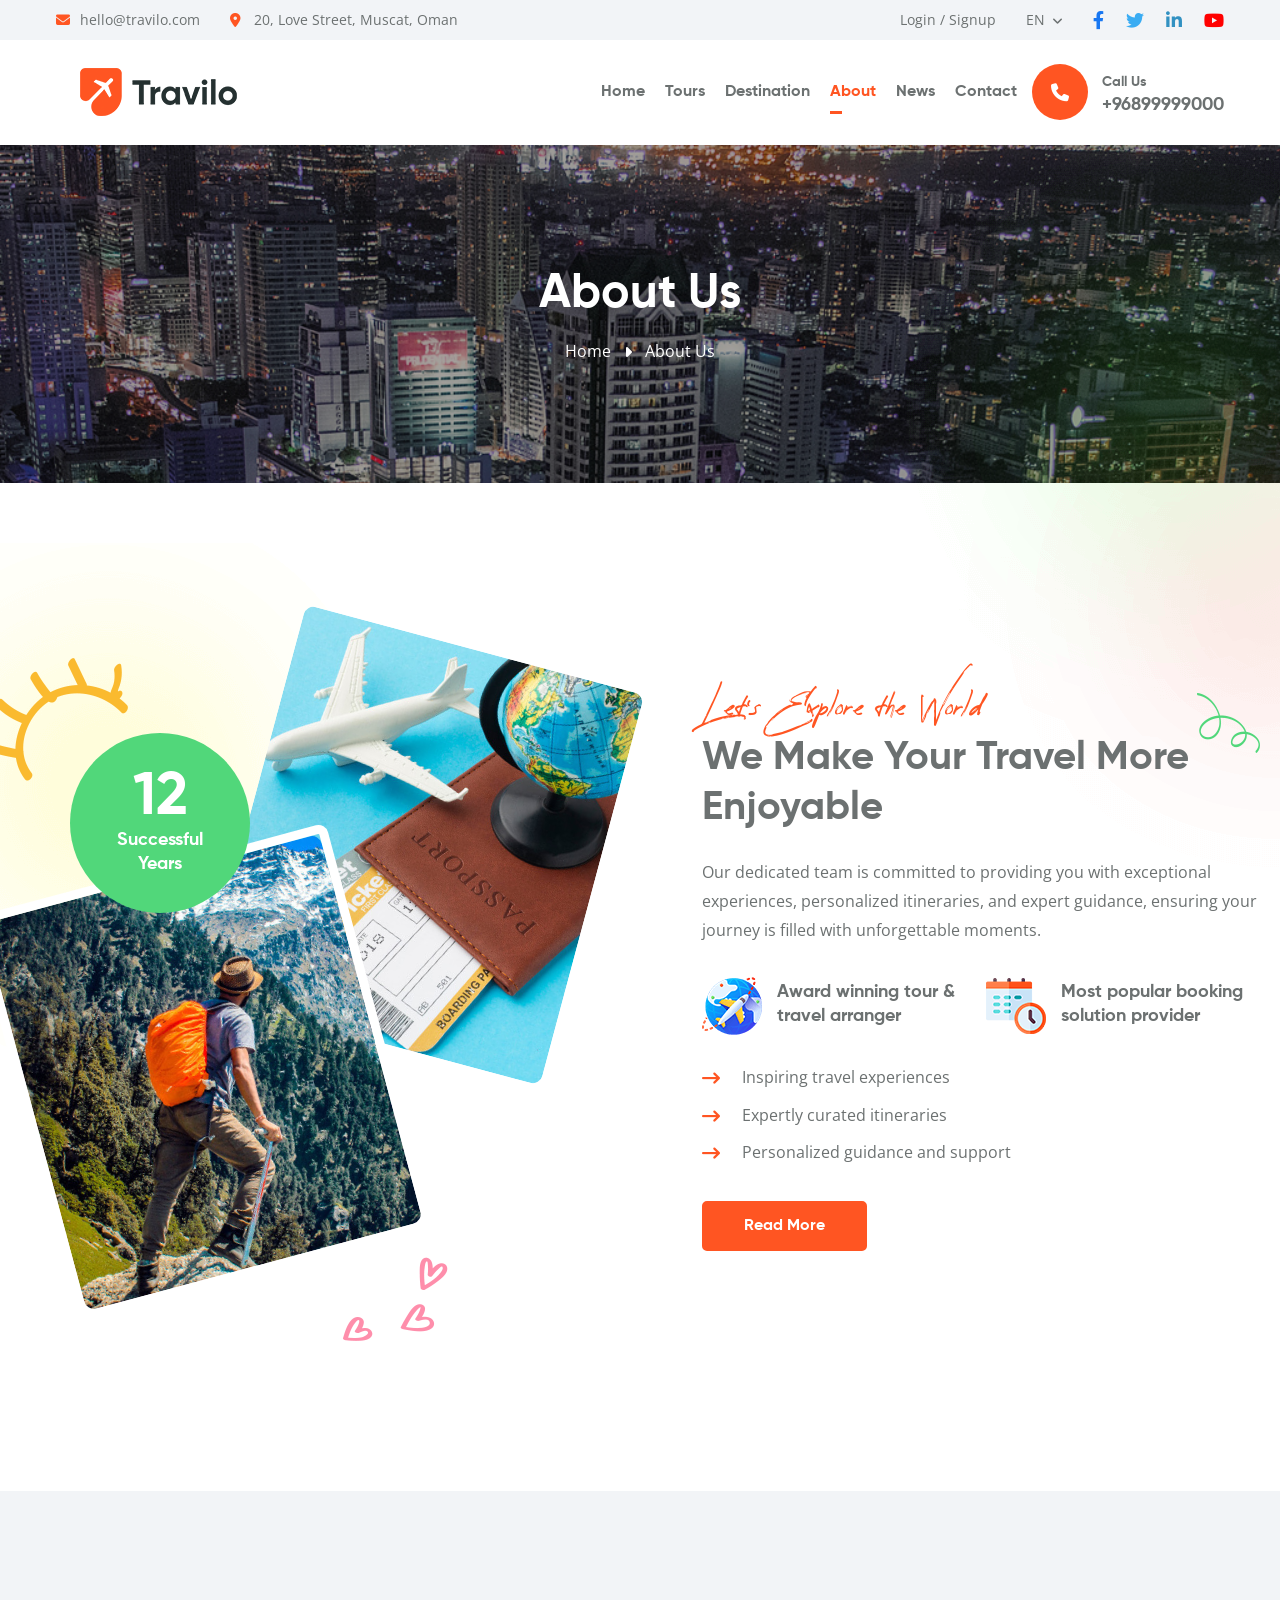
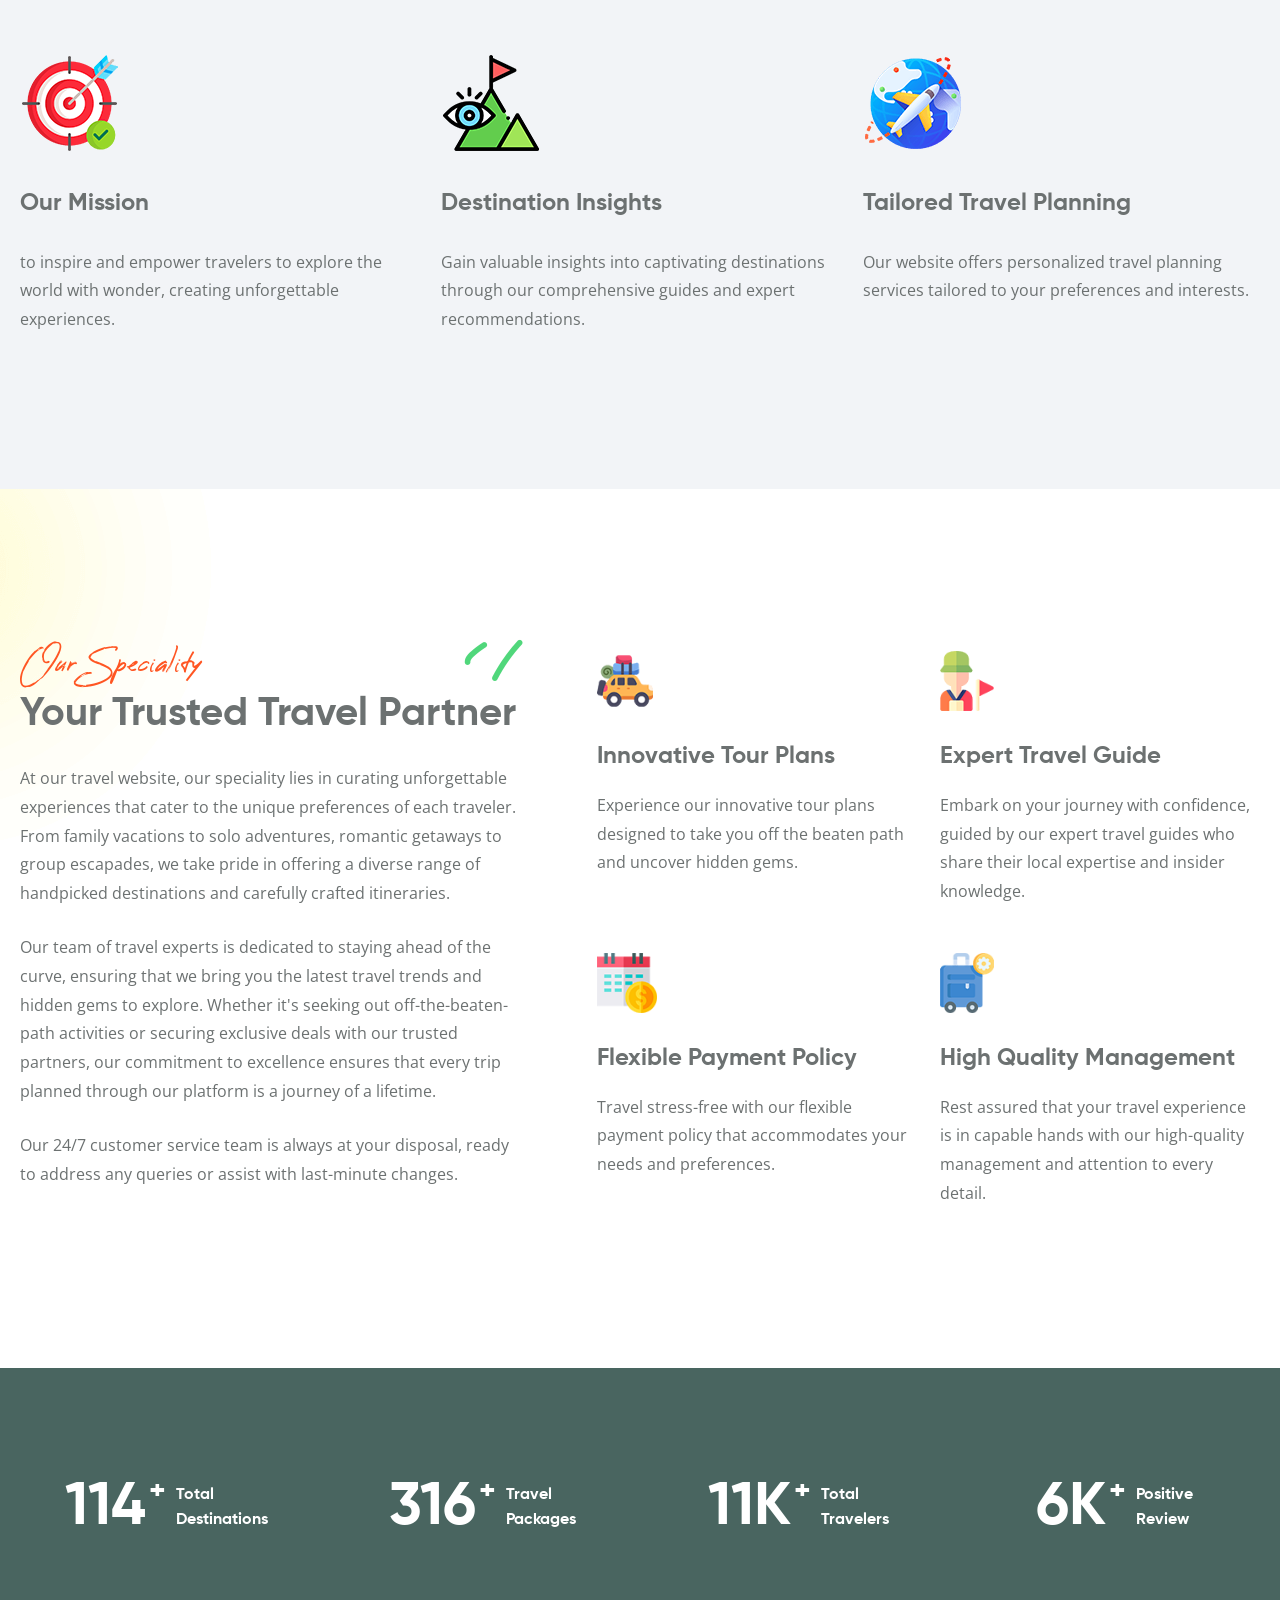
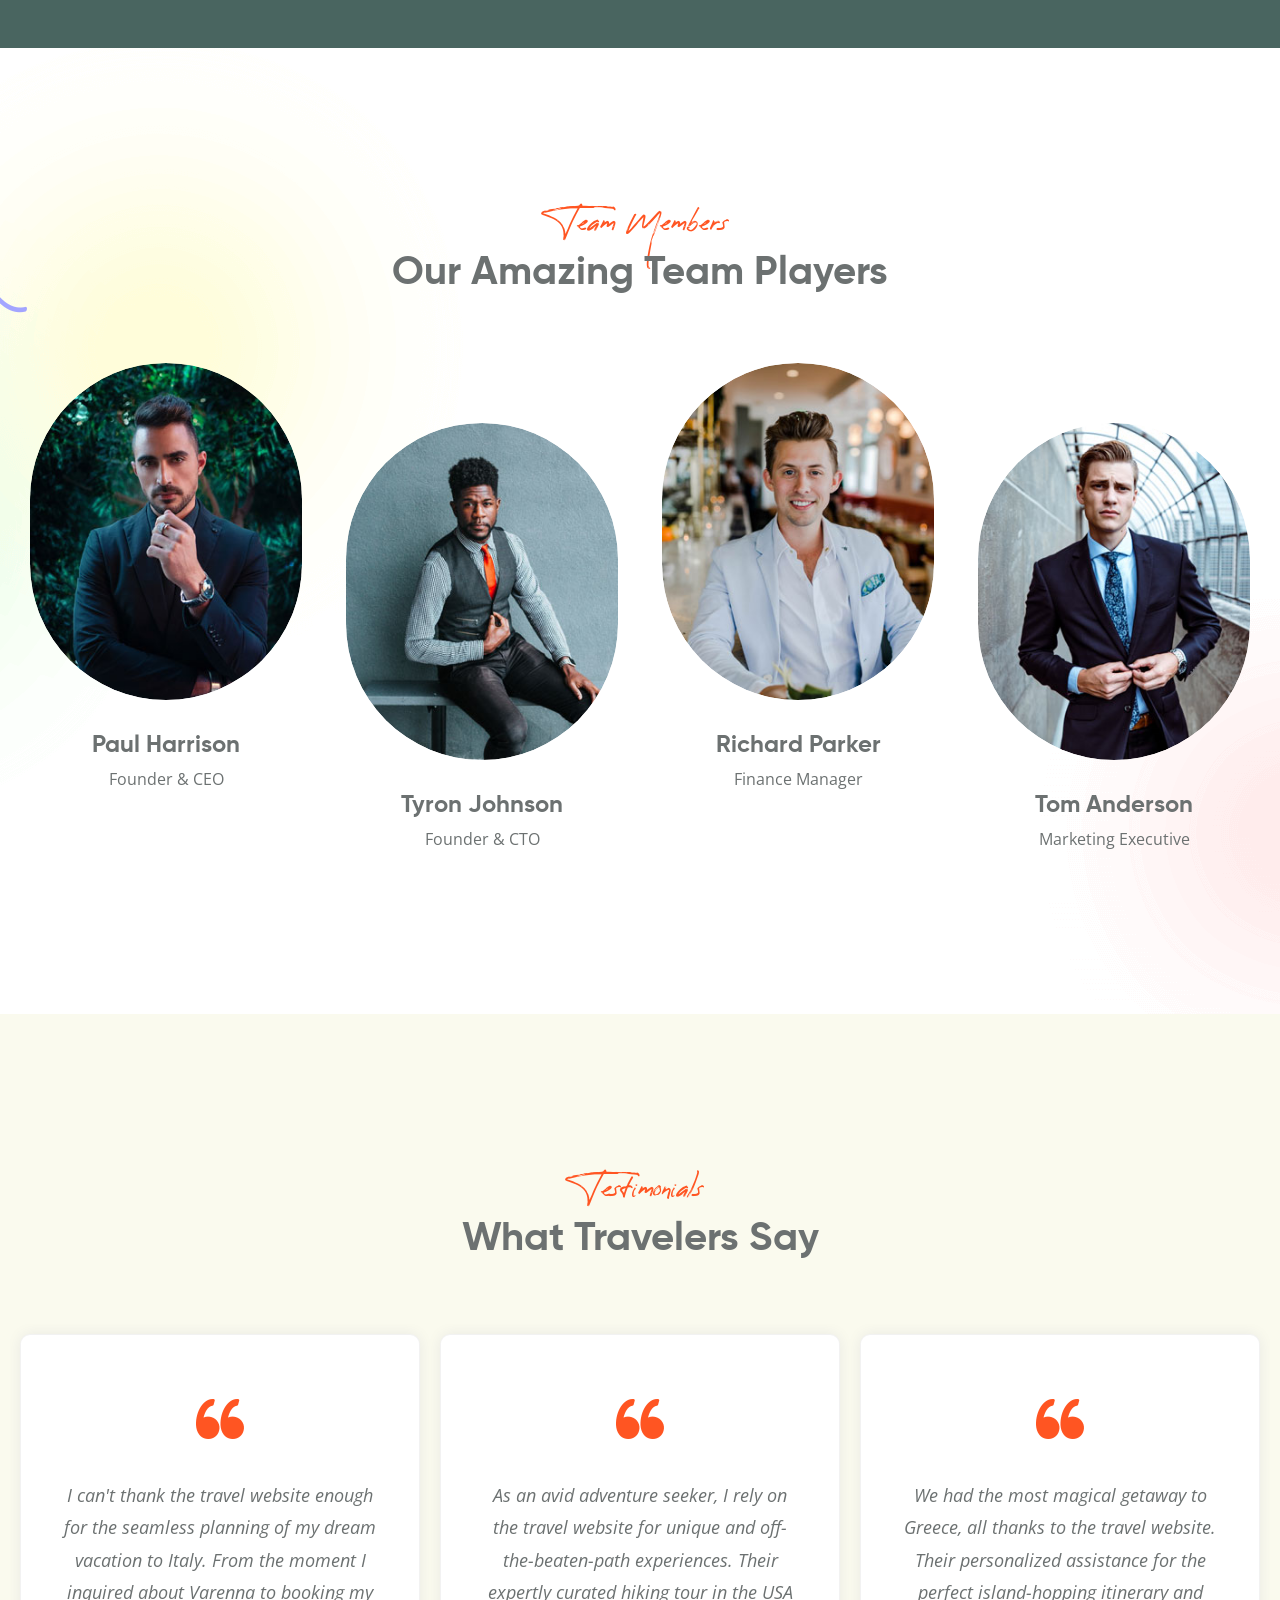
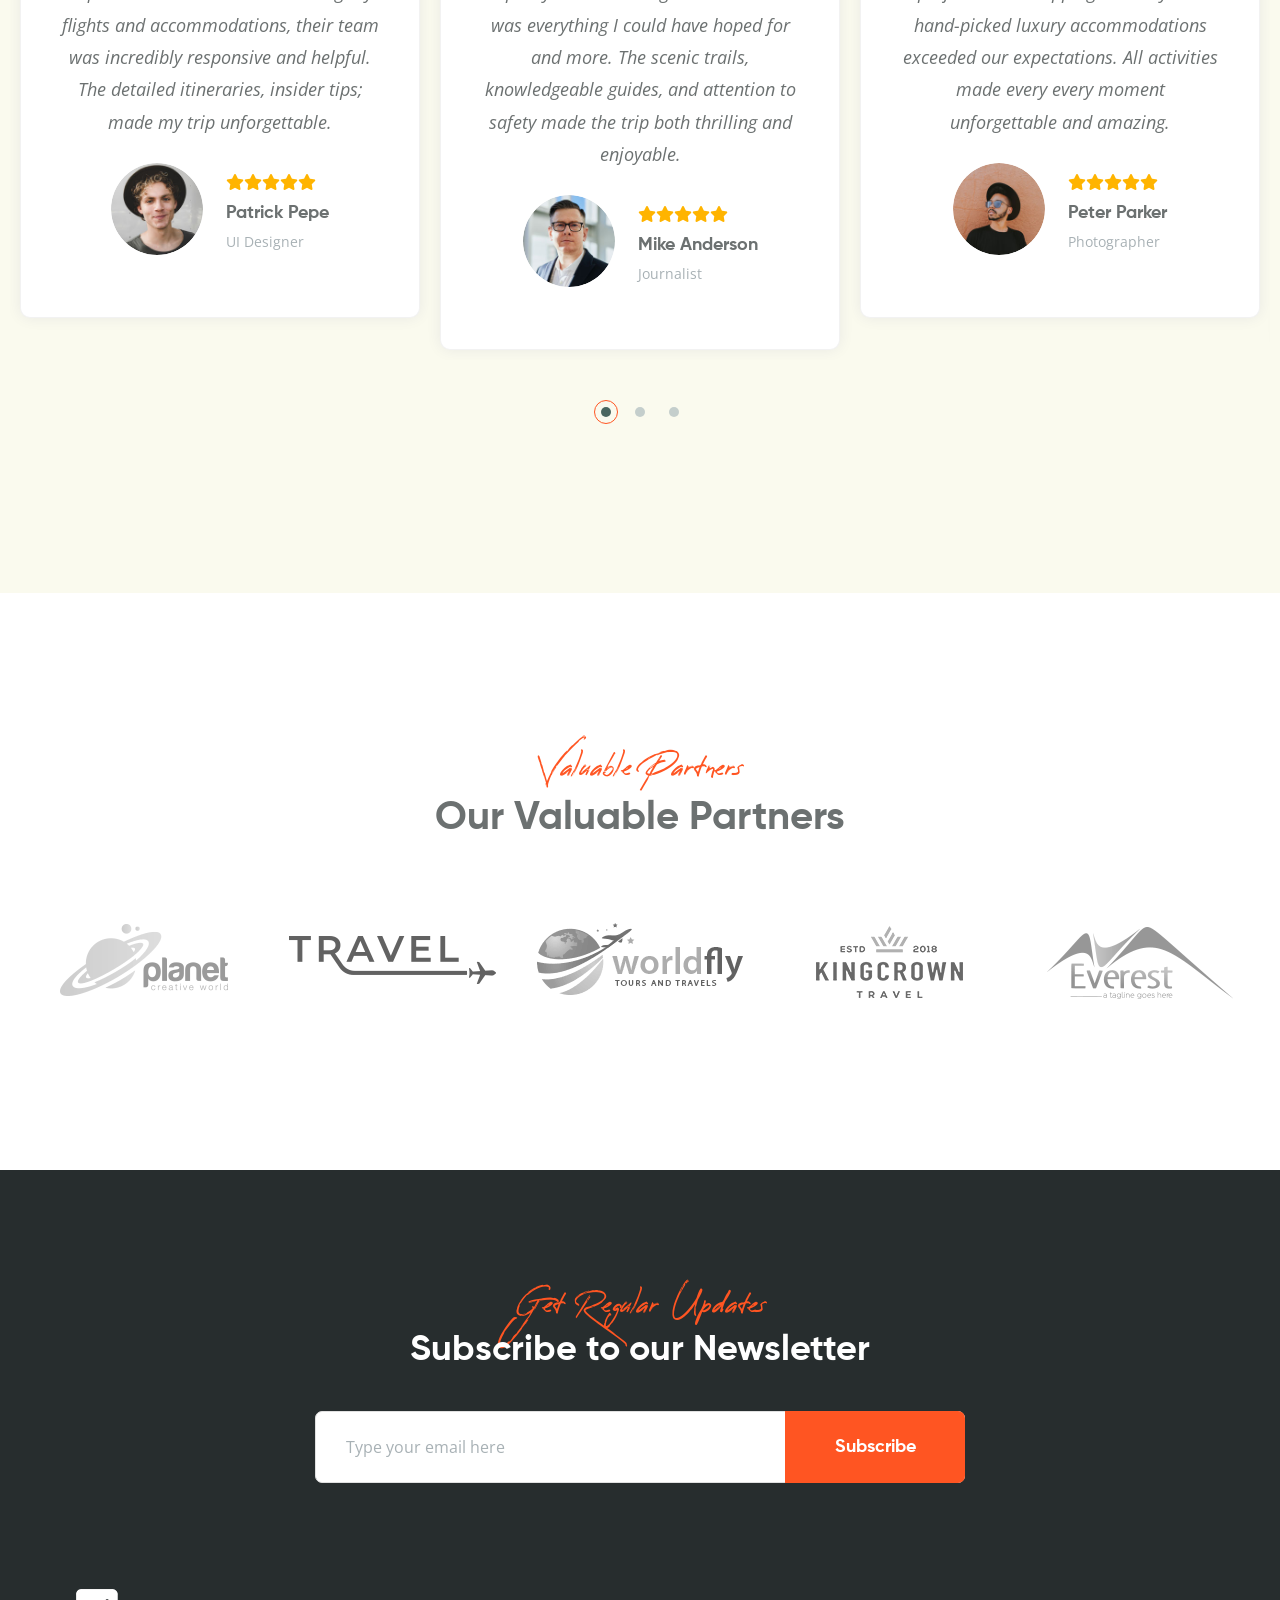
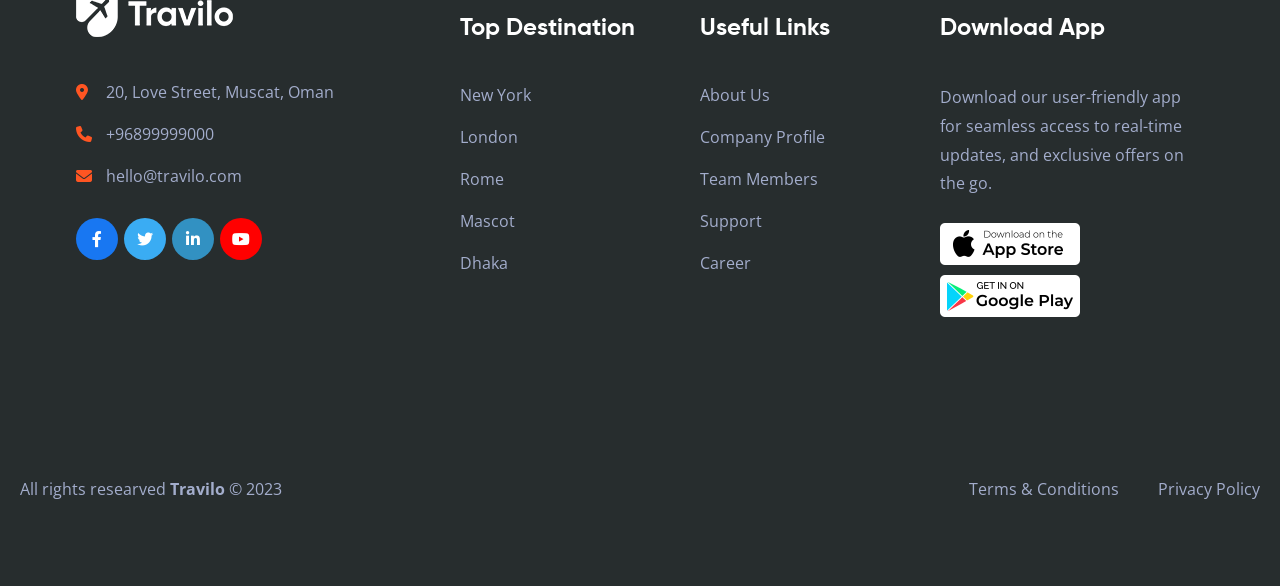
<file: frontend-main-template/about.html>
<!DOCTYPE html>
<html lang="en">
  <head>
    <meta charset="utf-8" />
    <!-- Responsive -->
    <meta http-equiv="X-UA-Compatible" content="IE=edge" />
    <meta name="viewport" content="width=device-width, initial-scale=1.0" />

    <title>Travilo - About Us</title>

    <link
      href="assets/images/favicon.png"
      rel="shortcut icon"
      type="image/x-icon"
    />

    <!-- Google Fonts -->
    <link rel="preconnect" href="https://fonts.googleapis.com/" />
    <link rel="preconnect" href="https://fonts.gstatic.com/" crossorigin />
    <link
      href="https://fonts.googleapis.com/css2?family=Open+Sans&amp;display=swap"
      rel="stylesheet"
    />

    <!-- Stylesheets -->
    <link href="assets/css/lib/bootstrap/bootstrap.min.css" rel="stylesheet" />
    <link
      href="assets/css/lib/fontawesome/css/fontawesome.min.css"
      rel="stylesheet"
    />
    <link href="assets/css/lib/fontawesome/css/brands.css" rel="stylesheet" />
    <link href="assets/css/lib/fontawesome/css/solid.css" rel="stylesheet" />
    <link
      href="assets/css/lib/simple-line-icons/css/simple-line-icons.min.css"
      rel="stylesheet"
    />
    <link
      href="assets/css/lib/flaticon/css/flaticon.min.css"
      rel="stylesheet"
    />
    <link href="assets/css/lib/animate.min.css" rel="stylesheet" />
    <link href="assets/css/lib/slick.min.css" rel="stylesheet" />
    <link href="assets/css/lib/swiper.min.css" rel="stylesheet" />
    <link href="assets/css/lib/jquery-ui.min.css" rel="stylesheet" />
    <link href="assets/css/lib/jquery.fancybox.min.css" rel="stylesheet" />
    <link href="assets/css/custom-animate.css" rel="stylesheet" />
    <link href="assets/css/style.css" rel="stylesheet" />
    <link href="assets/css/responsive.css" rel="stylesheet" />
  </head>

  <body>
    <div class="page-wrapper">
      <!-- Preloader -->
      <div class="loader-wrap">
        <div class="preloader">
          <div class="preloader-close">x</div>
          <div id="handle-preloader" class="handle-preloader">
            <div class="animation-preloader">
              <div class="txt-loading">
                <span data-text-preloader="T" class="letters-loading">T</span>
                <span data-text-preloader="R" class="letters-loading">R</span>
                <span data-text-preloader="A" class="letters-loading">A</span>
                <span data-text-preloader="V" class="letters-loading">V</span>
                <span data-text-preloader="I" class="letters-loading">I</span>
                <span data-text-preloader="L" class="letters-loading">L</span>
                <span data-text-preloader="O" class="letters-loading">O</span>
              </div>
            </div>
          </div>
        </div>
      </div>
      <!-- Preloader End -->

      <!-- Main Header-->
      <header class="main-header header-style-two">
        <div class="header-top">
          <div class="auto-container">
            <div class="inner clearfix">
              <div class="top-left clearfix">
                <ul class="info clearfix">
                  <li>
                    <i class="icon fa fa-envelope"></i>
                    <a href="mailto:hello@travilo.com">hello@travilo.com</a>
                  </li>
                  <li>
                    <i class="icon fa fa-map-marker-alt"></i>
                    <a href="#">20, Love Street, Muscat, Oman</a>
                  </li>
                </ul>
              </div>
              <div class="top-right clearfix">
                <div class="login"><a href="#">Login / Signup</a></div>
                <div class="lang-box">
                  <div class="lang-btn clearfix">
                    <span class="txt">En</span
                    ><span class="icon far fa-angle-down"></span>
                  </div>
                  <ul class="lang-list">
                    <li><a href="#">Tur</a></li>
                    <li><a href="#">Esp</a></li>
                    <li><a href="#">Rus</a></li>
                    <li><a href="#">Hin</a></li>
                  </ul>
                </div>
                <div class="social">
                  <ul class="social-links clearfix">
                    <li>
                      <a href="#" class="facebook"
                        ><i class="fab fa-facebook-f"></i
                      ></a>
                    </li>
                    <li>
                      <a href="#" class="twitter"
                        ><i class="fab fa-twitter"></i
                      ></a>
                    </li>
                    <li>
                      <a href="#" class="linkedin"
                        ><i class="fab fa-linkedin-in"></i
                      ></a>
                    </li>
                    <li>
                      <a href="#" class="youtube"
                        ><i class="fab fa-youtube"></i
                      ></a>
                    </li>
                  </ul>
                </div>
              </div>
            </div>
          </div>
        </div>
        <!-- Header Upper -->
        <div class="header-upper">
          <div class="auto-container">
            <!-- Main Box -->
            <div class="main-box clearfix">
              <!--Logo-->
              <div class="logo-box">
                <div class="logo">
                  <a href="index.html" title="Travilo"
                    ><img src="assets/images/logo.png" alt="" title="Travilo"
                  /></a>
                </div>
              </div>

              <div class="outer clearfix">
                <div class="nav-box clearfix">
                  <!--Nav Outer-->
                  <div class="nav-outer clearfix">
                    <nav class="main-menu">
                      <ul class="navigation clearfix">
                        <li class="dropdown">
                          <a href="index.html">Home</a>
                          <ul>
                            <li><a href="index.html">Home 01</a></li>
                            <li><a href="index-2.html">Home 02</a></li>
                          </ul>
                        </li>
                        <li class="dropdown">
                          <a href="tour-list.html">Tours</a>
                          <ul>
                            <li><a href="tour-list.html">Tours List</a></li>
                            <li>
                              <a href="tour-packages.html">Tour Packages</a>
                            </li>
                            <li><a href="tour-single.html">Tour Details</a></li>
                            <li><a href="activities.html">Activities</a></li>
                            <li>
                              <a href="activity-single.html"
                                >Activity Details</a
                              >
                            </li>
                          </ul>
                        </li>
                        <li class="dropdown">
                          <a href="destinations.html">Destination</a>
                          <ul>
                            <li>
                              <a href="destinations.html">All Destinations</a>
                            </li>
                            <li>
                              <a href="destination-single.html"
                                >Destination Single</a
                              >
                            </li>
                            <li><a href="hotels.html">Hotels</a></li>
                            <li>
                              <a href="hotel-single.html">Hotel Details</a>
                            </li>
                          </ul>
                        </li>
                        <li class="current"><a href="about.html">About</a></li>
                        <li class="dropdown">
                          <a href="blog.html">News</a>
                          <ul>
                            <li><a href="blog.html">Our Blog</a></li>
                            <li><a href="blog-single.html">Blog Details</a></li>
                          </ul>
                        </li>
                        <li><a href="contact.html">Contact</a></li>
                      </ul>
                    </nav>
                    <!-- Main Menu End-->
                  </div>
                  <!--Nav Outer End-->
                </div>

                <div class="links-box clearfix">
                  <div class="link call-to">
                    <a href="tel:+96899999000"
                      ><i class="icon fa-solid fa-phone"></i> Call Us
                      <span class="nmbr">+96899999000</span></a
                    >
                  </div>
                </div>

                <!-- Hidden Nav Toggler -->
                <div class="nav-toggler">
                  <button class="hidden-bar-opener">
                    <span class="icon"
                      ><img src="assets/images/icons/menu-icon.svg" alt=""
                    /></span>
                  </button>
                </div>
              </div>
            </div>
          </div>
        </div>
        <!-- End Header Upper -->
      </header>
      <!--End Main Header -->

      <!--Menu Backdrop-->
      <div class="menu-backdrop"></div>

      <!-- Hidden Navigation Bar -->
      <div class="hidden-bar">
        <!-- Hidden Bar Wrapper -->
        <div class="hidden-bar-wrapper">
          <div class="hidden-bar-closer">
            <span class="icon">
              <svg class="icon-close" role="presentation" viewBox="0 0 16 14">
                <path
                  d="M15 0L1 14m14 0L1 0"
                  stroke="currentColor"
                  fill="none"
                  fill-rule="evenodd"
                ></path>
              </svg>
            </span>
          </div>
          <div class="nav-logo-box">
            <!-- logo will be copied here ! -->
          </div>
          <!-- .Side-menu -->
          <nav class="side-menu">
            <!-- main-menu will be copied here! -->
          </nav>
          <!-- .side-menu -->

          <div class="links-box clearfix">
            <div class="clearfix">
              <div class="link">
                <a href="contact.html" class="theme-btn btn-style-one"
                  ><span>Login / Signup</span></a
                >
              </div>
            </div>
          </div>
        </div>
        <!-- / Hidden Bar Wrapper -->
      </div>
      <!-- / Hidden Bar -->

      <!-- Banner Section -->
      <div class="inner-banner">
        <div
          class="image-layer"
          style="
            background-image: url(assets/images/resources/featured/banner-6.jpg);
          "
        ></div>
        <div class="auto-container">
          <div class="content-box">
            <h1>About Us</h1>
            <div class="bread-crumb">
              <ul class="clearfix">
                <li><a href="index.html">Home</a></li>
                <li class="current">About Us</li>
              </ul>
            </div>
          </div>
        </div>
      </div>
      <!--End Banner Section -->

      <!--About Us Section-->
      <div class="about-section alternate">
        <div class="bg-grad-right">
          <img
            src="assets/images/background/bg-gradient-2.png"
            alt=""
            title=""
          />
        </div>
        <div class="auto-container">
          <div class="row clearfix">
            <!--Text Col-->
            <div class="text-col col-lg-6 col-md-12 col-sm-12">
              <div
                class="inner wow fadeInRight"
                data-wow-duration="1500ms"
                data-wow-delay="0ms"
              >
                <div class="d-elem-1">
                  <img src="assets/images/elements/green-1.png" alt="" />
                </div>
                <div class="title-box">
                  <div class="subtitle">Let’s Explore the World</div>
                  <h2><span>We Make Your Travel More Enjoyable</span></h2>
                  <p class="travilo-text">
                    Our dedicated team is committed to providing you with
                    exceptional experiences, personalized itineraries, and
                    expert guidance, ensuring your journey is filled with
                    unforgettable moments.
                  </p>
                </div>
                <div class="features">
                  <div class="row clearfix">
                    <div class="f-block col-lg-6 col-md-6 col-sm-12">
                      <div class="inner-box">
                        <div class="icon">
                          <img src="assets/images/icons/f-icon-1.png" alt="" />
                        </div>
                        <h6>Award winning tour & travel arranger</h6>
                      </div>
                    </div>
                    <div class="f-block col-lg-6 col-md-6 col-sm-12">
                      <div class="inner-box">
                        <div class="icon">
                          <img src="assets/images/icons/f-icon-2.png" alt="" />
                        </div>
                        <h6>Most popular booking solution provider</h6>
                      </div>
                    </div>
                  </div>
                </div>
                <div class="lower-text">
                  <div class="travilo-text">
                    <ul>
                      <li>Inspiring travel experiences</li>
                      <li>Expertly curated itineraries</li>
                      <li>Personalized guidance and support</li>
                    </ul>
                  </div>
                  <div class="link-box">
                    <a href="about.html" class="theme-btn btn-style-one"
                      ><span>Read More</span></a
                    >
                  </div>
                </div>
              </div>
            </div>
            <!--Image Col-->
            <div class="image-col col-lg-6 col-md-12 col-sm-12">
              <div
                class="inner wow fadeInLeft"
                data-wow-duration="1500ms"
                data-wow-delay="0ms"
              >
                <div class="bg-grad-left">
                  <img
                    src="assets/images/background/bg-gradient-26.png"
                    alt=""
                    title=""
                  />
                </div>
                <div class="d-elem-1">
                  <img src="assets/images/elements/yellow-3.png" alt="" />
                </div>
                <div class="d-elem-2">
                  <img src="assets/images/elements/pink-4.png" alt="" />
                </div>
                <div class="image-box clearfix">
                  <div class="image">
                    <img
                      src="assets/images/resources/misc/tickets.jpg"
                      alt="Tickets"
                      title="Tickets"
                    />
                  </div>
                  <div class="image">
                    <img
                      src="assets/images/resources/misc/man-hiking-2.jpg"
                      alt=""
                      title=""
                    />
                  </div>
                </div>
                <div class="exp">
                  <span class="count">12</span> Successful <br />Years
                </div>
              </div>
            </div>
          </div>
        </div>
      </div>

      <!--Intro Section-->
      <div class="intro-two">
        <div class="auto-container">
          <div class="row clearfix">
            <!--Block-->
            <div
              class="intro-block-two col-lg-4 col-md-6 col-sm-12 wow fadeInUp"
              data-wow-delay="0ms"
              data-wow-duration="1500ms"
            >
              <div class="inner-box">
                <div class="icon">
                  <span
                    ><img src="assets/images/icons/intro-4.png" alt=""
                  /></span>
                </div>
                <h4>Our Mission</h4>
                <div class="travilo-text">
                  to inspire and empower travelers to explore the world with
                  wonder, creating unforgettable experiences.
                </div>
              </div>
            </div>
            <!--Block-->
            <div
              class="intro-block-two col-lg-4 col-md-6 col-sm-12 wow fadeInUp"
              data-wow-delay="300ms"
              data-wow-duration="1500ms"
            >
              <div class="inner-box">
                <div class="icon">
                  <span
                    ><img src="assets/images/icons/intro-5.png" alt=""
                  /></span>
                </div>
                <h4>Destination Insights</h4>
                <div class="travilo-text">
                  Gain valuable insights into captivating destinations through
                  our comprehensive guides and expert recommendations.
                </div>
              </div>
            </div>
            <!--Block-->
            <div
              class="intro-block-two col-lg-4 col-md-6 col-sm-12 wow fadeInUp"
              data-wow-delay="600ms"
              data-wow-duration="1500ms"
            >
              <div class="inner-box">
                <div class="icon">
                  <span
                    ><img src="assets/images/icons/intro-6.png" alt=""
                  /></span>
                </div>
                <h4>Tailored Travel Planning</h4>
                <div class="travilo-text">
                  Our website offers personalized travel planning services
                  tailored to your preferences and interests.
                </div>
              </div>
            </div>
          </div>
        </div>
      </div>

      <!--Our Speciality Section-->
      <div class="our-speciality">
        <div class="auto-container">
          <div class="outer-box">
            <div class="bg-grad-left">
              <img
                src="assets/images/background/bg-gradient-23.png"
                alt=""
                title=""
              />
            </div>
            <div class="row clearfix">
              <!--Text Col-->
              <div class="title-col col-lg-5 col-md-12 col-sm-12">
                <div
                  class="inner wow fadeInLeft"
                  data-wow-duration="1500ms"
                  data-wow-delay="0ms"
                >
                  <div class="d-elem-1">
                    <img src="assets/images/elements/green-4.png" alt="" />
                  </div>
                  <div class="title-box">
                    <div class="subtitle">Our Speciality</div>
                    <h2><span>Your Trusted Travel Partner</span></h2>
                    <p class="travilo-text">
                      At our travel website, our speciality lies in curating
                      unforgettable experiences that cater to the unique
                      preferences of each traveler. From family vacations to
                      solo adventures, romantic getaways to group escapades, we
                      take pride in offering a diverse range of handpicked
                      destinations and carefully crafted itineraries.
                    </p>
                    <p class="travilo-text">
                      Our team of travel experts is dedicated to staying ahead
                      of the curve, ensuring that we bring you the latest travel
                      trends and hidden gems to explore. Whether it's seeking
                      out off-the-beaten-path activities or securing exclusive
                      deals with our trusted partners, our commitment to
                      excellence ensures that every trip planned through our
                      platform is a journey of a lifetime.
                    </p>
                    <p class="travilo-text">
                      Our 24/7 customer service team is always at your disposal,
                      ready to address any queries or assist with last-minute
                      changes.
                    </p>
                  </div>
                </div>
              </div>
              <!--Content Col-->
              <div class="content-col col-lg-7 col-md-12 col-sm-12">
                <div
                  class="inner wow fadeInRight"
                  data-wow-duration="1500ms"
                  data-wow-delay="0ms"
                >
                  <div class="features">
                    <div class="row clearfix">
                      <div class="feature col-lg-6 col-md-6 col-sm-12">
                        <div class="inner-box">
                          <div class="icon">
                            <img
                              src="assets/images/icons/f-icon-10.png"
                              alt=""
                            />
                          </div>
                          <h4>Innovative Tour Plans</h4>
                          <div class="travilo-text">
                            Experience our innovative tour plans designed to
                            take you off the beaten path and uncover hidden
                            gems.
                          </div>
                        </div>
                      </div>
                      <div class="feature col-lg-6 col-md-6 col-sm-12">
                        <div class="inner-box">
                          <div class="icon">
                            <img
                              src="assets/images/icons/f-icon-11.png"
                              alt=""
                            />
                          </div>
                          <h4>Expert Travel Guide</h4>
                          <div class="travilo-text">
                            Embark on your journey with confidence, guided by
                            our expert travel guides who share their local
                            expertise and insider knowledge.
                          </div>
                        </div>
                      </div>
                      <div class="feature col-lg-6 col-md-6 col-sm-12">
                        <div class="inner-box">
                          <div class="icon">
                            <img
                              src="assets/images/icons/f-icon-12.png"
                              alt=""
                            />
                          </div>
                          <h4>Flexible Payment Policy</h4>
                          <div class="travilo-text">
                            Travel stress-free with our flexible payment policy
                            that accommodates your needs and preferences.
                          </div>
                        </div>
                      </div>
                      <div class="feature col-lg-6 col-md-6 col-sm-12">
                        <div class="inner-box">
                          <div class="icon">
                            <img
                              src="assets/images/icons/f-icon-13.png"
                              alt=""
                            />
                          </div>
                          <h4>High Quality Management</h4>
                          <div class="travilo-text">
                            Rest assured that your travel experience is in
                            capable hands with our high-quality management and
                            attention to every detail.
                          </div>
                        </div>
                      </div>
                    </div>
                  </div>
                </div>
              </div>
            </div>
          </div>
        </div>
      </div>

      <!--Facts Section-->
      <div class="facts-section alt-padding">
        <div class="auto-container">
          <div class="fact-counter">
            <div class="row clearfix">
              <div class="fact-block col-lg-3 col-md-6 col-sm-12">
                <div class="inner clearfix">
                  <div class="fact-count">
                    <div class="count-box">
                      <span class="count-text" data-stop="120" data-speed="2000"
                        >0</span
                      ><i>+</i>
                    </div>
                  </div>
                  <div class="fact-title">Total <br />Destinations</div>
                </div>
              </div>
              <div class="fact-block col-lg-3 col-md-6 col-sm-12">
                <div class="inner clearfix">
                  <div class="fact-count">
                    <div class="count-box">
                      <span class="count-text" data-stop="500" data-speed="3000"
                        >0</span
                      ><i>+</i>
                    </div>
                  </div>
                  <div class="fact-title">Travel <br />Packages</div>
                </div>
              </div>
              <div class="fact-block col-lg-3 col-md-6 col-sm-12">
                <div class="inner clearfix">
                  <div class="fact-count">
                    <div class="count-box">
                      <span class="count-text" data-stop="12" data-speed="2000"
                        >0</span
                      >K<i>+</i>
                    </div>
                  </div>
                  <div class="fact-title">Total <br />Travelers</div>
                </div>
              </div>
              <div class="fact-block col-lg-3 col-md-6 col-sm-12">
                <div class="inner clearfix">
                  <div class="fact-count">
                    <div class="count-box">
                      <span class="count-text" data-stop="7" data-speed="2000"
                        >0</span
                      >K<i>+</i>
                    </div>
                  </div>
                  <div class="fact-title">Positive <br />Review</div>
                </div>
              </div>
            </div>
          </div>
        </div>
      </div>

      <!--Team Section-->
      <div class="team-section">
        <div class="auto-container">
          <div
            class="title-box centered wow fadeInUp"
            data-wow-delay="0ms"
            data-wow-duration="1500ms"
          >
            <div class="subtitle">Team Members</div>
            <h2><span>Our Amazing Team Players</span></h2>
          </div>

          <div
            class="team-box wow fadeInUp"
            data-wow-delay="0ms"
            data-wow-duration="1500ms"
          >
            <div class="bg-grad-left">
              <img
                src="assets/images/background/bg-gradient-24.png"
                alt=""
                title=""
              />
            </div>
            <div class="bg-grad-right">
              <img
                src="assets/images/background/bg-gradient-25.png"
                alt=""
                title=""
              />
            </div>
            <div class="d-elem-1">
              <img src="assets/images/elements/purple-4.png" alt="" />
            </div>
            <div class="row clearfix justify-content-center">
              <!--Block-->
              <div class="team-block col-xl-3 col-lg-4 col-md-6 col-sm-12">
                <div class="inner-box clearfix">
                  <div class="image-box">
                    <div class="image">
                      <a href="#"
                        ><img
                          src="assets/images/resources/team/team-4.jpg"
                          alt="Team 4"
                      /></a>
                    </div>
                    <ul class="social-links clearfix">
                      <li>
                        <a href="#" class="facebook"
                          ><i class="fab fa-facebook-f"></i
                        ></a>
                      </li>
                      <li>
                        <a href="#" class="twitter"
                          ><i class="fab fa-twitter"></i
                        ></a>
                      </li>
                      <li>
                        <a href="#" class="linkedin"
                          ><i class="fab fa-linkedin-in"></i
                        ></a>
                      </li>
                      <li>
                        <a href="#" class="youtube"
                          ><i class="fab fa-youtube"></i
                        ></a>
                      </li>
                    </ul>
                  </div>
                  <h4><a href="#">Paul Harrison</a></h4>
                  <div class="designation">Founder & CEO</div>
                </div>
              </div>
              <!--Block-->
              <div class="team-block alt col-xl-3 col-lg-4 col-md-6 col-sm-12">
                <div class="inner-box clearfix">
                  <div class="image-box">
                    <div class="image">
                      <a href="#"
                        ><img
                          src="assets/images/resources/team/team-1.jpg"
                          alt="Team 1"
                      /></a>
                    </div>
                    <ul class="social-links clearfix">
                      <li>
                        <a href="#" class="facebook"
                          ><i class="fab fa-facebook-f"></i
                        ></a>
                      </li>
                      <li>
                        <a href="#" class="twitter"
                          ><i class="fab fa-twitter"></i
                        ></a>
                      </li>
                      <li>
                        <a href="#" class="linkedin"
                          ><i class="fab fa-linkedin-in"></i
                        ></a>
                      </li>
                      <li>
                        <a href="#" class="youtube"
                          ><i class="fab fa-youtube"></i
                        ></a>
                      </li>
                    </ul>
                  </div>
                  <h4><a href="#">Tyron Johnson</a></h4>
                  <div class="designation">Founder & CTO</div>
                </div>
              </div>
              <!--Block-->
              <div class="team-block col-xl-3 col-lg-4 col-md-6 col-sm-12">
                <div class="inner-box clearfix">
                  <div class="image-box">
                    <div class="image">
                      <a href="#"
                        ><img
                          src="assets/images/resources/team/team-3.jpg"
                          alt="Team 3"
                      /></a>
                    </div>
                    <ul class="social-links clearfix">
                      <li>
                        <a href="#" class="facebook"
                          ><i class="fab fa-facebook-f"></i
                        ></a>
                      </li>
                      <li>
                        <a href="#" class="twitter"
                          ><i class="fab fa-twitter"></i
                        ></a>
                      </li>
                      <li>
                        <a href="#" class="linkedin"
                          ><i class="fab fa-linkedin-in"></i
                        ></a>
                      </li>
                      <li>
                        <a href="#" class="youtube"
                          ><i class="fab fa-youtube"></i
                        ></a>
                      </li>
                    </ul>
                  </div>
                  <h4><a href="#">Richard Parker</a></h4>
                  <div class="designation">Finance Manager</div>
                </div>
              </div>
              <!--Block-->
              <div class="team-block alt col-xl-3 col-lg-4 col-md-6 col-sm-12">
                <div class="inner-box clearfix">
                  <div class="image-box">
                    <div class="image">
                      <a href="#"
                        ><img
                          src="assets/images/resources/team/team-2.jpg"
                          alt="Team 2"
                      /></a>
                    </div>
                    <ul class="social-links clearfix">
                      <li>
                        <a href="#" class="facebook"
                          ><i class="fab fa-facebook-f"></i
                        ></a>
                      </li>
                      <li>
                        <a href="#" class="twitter"
                          ><i class="fab fa-twitter"></i
                        ></a>
                      </li>
                      <li>
                        <a href="#" class="linkedin"
                          ><i class="fab fa-linkedin-in"></i
                        ></a>
                      </li>
                      <li>
                        <a href="#" class="youtube"
                          ><i class="fab fa-youtube"></i
                        ></a>
                      </li>
                    </ul>
                  </div>
                  <h4><a href="#">Tom Anderson</a></h4>
                  <div class="designation">Marketing Executive</div>
                </div>
              </div>
            </div>
          </div>
        </div>
      </div>

      <!--Testimonials Section-->
      <div class="testimonials-section alt-bg">
        <div class="auto-container">
          <div
            class="title-box centered wow fadeInUp"
            data-wow-delay="0ms"
            data-wow-duration="1500ms"
          >
            <div class="subtitle">Testimonials</div>
            <h2><span>What Travelers Say</span></h2>
          </div>

          <div
            class="carousel-box wow fadeInUp"
            data-wow-delay="0ms"
            data-wow-duration="1500ms"
          >
            <div class="testimonial-carousel">
              <!--Block-->
              <div class="testi-block-one">
                <div class="inner-box">
                  <div class="icon">
                    <span class="flaticon-left-quote"></span>
                  </div>
                  <div class="travilo-text">
                    I can't thank the travel website enough for the seamless
                    planning of my dream vacation to Italy. From the moment I
                    inquired about Varenna to booking my flights and
                    accommodations, their team was incredibly responsive and
                    helpful. The detailed itineraries, insider tips; made my
                    trip unforgettable.
                  </div>
                  <div class="info">
                    <div class="image">
                      <img
                        src="assets/images/resources/thumbnails/testi-1.jpg"
                        alt="Testimonial 1"
                      />
                    </div>
                    <div class="rating">
                      <div class="stars">
                        <i class="fa-solid fa-star"></i
                        ><i class="fa-solid fa-star"></i
                        ><i class="fa-solid fa-star"></i
                        ><i class="fa-solid fa-star"></i
                        ><i class="fa-solid fa-star"></i>
                      </div>
                    </div>
                    <div class="name">Patrick Pepe</div>
                    <div class="designation">UI Designer</div>
                  </div>
                </div>
              </div>

              <!--Block-->
              <div class="testi-block-one">
                <div class="inner-box">
                  <div class="icon">
                    <span class="flaticon-left-quote"></span>
                  </div>
                  <div class="travilo-text">
                    As an avid adventure seeker, I rely on the travel website
                    for unique and off-the-beaten-path experiences. Their
                    expertly curated hiking tour in the USA was everything I
                    could have hoped for and more. The scenic trails,
                    knowledgeable guides, and attention to safety made the trip
                    both thrilling and enjoyable.
                  </div>
                  <div class="info">
                    <div class="image">
                      <img
                        src="assets/images/resources/thumbnails/testi-7.jpg"
                        alt="Testimonial 2"
                      />
                    </div>
                    <div class="rating">
                      <div class="stars">
                        <i class="fa-solid fa-star"></i
                        ><i class="fa-solid fa-star"></i
                        ><i class="fa-solid fa-star"></i
                        ><i class="fa-solid fa-star"></i
                        ><i class="fa-solid fa-star"></i>
                      </div>
                    </div>
                    <div class="name">Mike Anderson</div>
                    <div class="designation">Journalist</div>
                  </div>
                </div>
              </div>

              <!--Block-->
              <div class="testi-block-one">
                <div class="inner-box">
                  <div class="icon">
                    <span class="flaticon-left-quote"></span>
                  </div>
                  <div class="travilo-text">
                    We had the most magical getaway to Greece, all thanks to the
                    travel website. Their personalized assistance for the
                    perfect island-hopping itinerary and hand-picked luxury
                    accommodations exceeded our expectations. All activities
                    made every every moment unforgettable and amazing.
                  </div>
                  <div class="info">
                    <div class="image">
                      <img
                        src="assets/images/resources/thumbnails/testi-3.jpg"
                        alt="Testimonial 3"
                      />
                    </div>
                    <div class="rating">
                      <div class="stars">
                        <i class="fa-solid fa-star"></i
                        ><i class="fa-solid fa-star"></i
                        ><i class="fa-solid fa-star"></i
                        ><i class="fa-solid fa-star"></i
                        ><i class="fa-solid fa-star"></i>
                      </div>
                    </div>
                    <div class="name">Peter Parker</div>
                    <div class="designation">Photographer</div>
                  </div>
                </div>
              </div>

              <!--Block-->
              <div class="testi-block-one">
                <div class="inner-box">
                  <div class="icon">
                    <span class="flaticon-left-quote"></span>
                  </div>
                  <div class="travilo-text">
                    Booking our dream vacation through the travel website was a
                    breeze! The interface made it easy to compare various
                    destinations and find the perfect itinerary for our family.
                    From the flights to the accommodations, everything was
                    seamless, and we received personalized support throughout.
                  </div>
                  <div class="info">
                    <div class="image">
                      <img
                        src="assets/images/resources/thumbnails/testi-4.jpg"
                        alt="Testimonial 4"
                      />
                    </div>
                    <div class="rating">
                      <div class="stars">
                        <i class="fa-solid fa-star"></i
                        ><i class="fa-solid fa-star"></i
                        ><i class="fa-solid fa-star"></i
                        ><i class="fa-solid fa-star"></i
                        ><i class="fa-solid fa-star"></i>
                      </div>
                    </div>
                    <div class="name">Clint River</div>
                    <div class="designation">Audio Coordinator</div>
                  </div>
                </div>
              </div>

              <!--Block-->
              <div class="testi-block-one">
                <div class="inner-box">
                  <div class="icon">
                    <span class="flaticon-left-quote"></span>
                  </div>
                  <div class="travilo-text">
                    I've been a frequent traveler for years, and this website
                    has become my go-to resource for planning my adventures. The
                    vast selection of destinations and the detailed information
                    on attractions, hotels, and activities make it a
                    one-stop-shop for all my travel needs. The customer service
                    is top-notch.
                  </div>
                  <div class="info">
                    <div class="image">
                      <img
                        src="assets/images/resources/thumbnails/testi-5.jpg"
                        alt="Testimonial 5"
                      />
                    </div>
                    <div class="rating">
                      <div class="stars">
                        <i class="fa-solid fa-star"></i
                        ><i class="fa-solid fa-star"></i
                        ><i class="fa-solid fa-star"></i
                        ><i class="fa-solid fa-star"></i
                        ><i class="fa-solid fa-star"></i>
                      </div>
                    </div>
                    <div class="name">Timothy Dark</div>
                    <div class="designation">Catalyst</div>
                  </div>
                </div>
              </div>

              <!--Block-->
              <div class="testi-block-one">
                <div class="inner-box">
                  <div class="icon">
                    <span class="flaticon-left-quote"></span>
                  </div>
                  <div class="travilo-text">
                    As a solo traveler, safety is paramount, and the travel
                    website exceeded my expectations. Their featured tours and
                    excursions were carefully vetted, ensuring I could embark on
                    thrilling experiences with peace of mind. Their blog posts
                    also provided invaluable travel tips and destination
                    insights.
                  </div>
                  <div class="info">
                    <div class="image">
                      <img
                        src="assets/images/resources/thumbnails/testi-6.jpg"
                        alt="Testimonial 6"
                      />
                    </div>
                    <div class="rating">
                      <div class="stars">
                        <i class="fa-solid fa-star"></i
                        ><i class="fa-solid fa-star"></i
                        ><i class="fa-solid fa-star"></i
                        ><i class="fa-solid fa-star"></i
                        ><i class="fa-solid fa-star"></i>
                      </div>
                    </div>
                    <div class="name">Tim Robinson</div>
                    <div class="designation">Adventurist</div>
                  </div>
                </div>
              </div>

              <!--Block-->
              <div class="testi-block-one">
                <div class="inner-box">
                  <div class="icon">
                    <span class="flaticon-left-quote"></span>
                  </div>
                  <div class="travilo-text">
                    Booking our group getaway through the travel website was a
                    breeze. The group booking feature saved us time and effort,
                    and the discounts we received were fantastic. We had a
                    fantastic time exploring a new country together, and the
                    website's recommended activities catered to everyone's
                    interests.
                  </div>
                  <div class="info">
                    <div class="image">
                      <img
                        src="assets/images/resources/thumbnails/testi-2.jpg"
                        alt="Testimonial 7"
                      />
                    </div>
                    <div class="rating">
                      <div class="stars">
                        <i class="fa-solid fa-star"></i
                        ><i class="fa-solid fa-star"></i
                        ><i class="fa-solid fa-star"></i
                        ><i class="fa-solid fa-star"></i
                        ><i class="fa-solid fa-star"></i>
                      </div>
                    </div>
                    <div class="name">Carlos Santana</div>
                    <div class="designation">Retailer</div>
                  </div>
                </div>
              </div>

              <!--Block-->
              <div class="testi-block-one">
                <div class="inner-box">
                  <div class="icon">
                    <span class="flaticon-left-quote"></span>
                  </div>
                  <div class="travilo-text">
                    I recently used the travel website to plan a surprise
                    honeymoon for my wife, and it was an absolute success! The
                    honeymoon packages offered were romantic and luxurious, and
                    the website's customer support team helped me customize the
                    perfect trip. It was a magical experience from start to
                    finish.
                  </div>
                  <div class="info">
                    <div class="image">
                      <img
                        src="assets/images/resources/thumbnails/testi-8.jpg"
                        alt="Testimonial 8"
                      />
                    </div>
                    <div class="rating">
                      <div class="stars">
                        <i class="fa-solid fa-star"></i
                        ><i class="fa-solid fa-star"></i
                        ><i class="fa-solid fa-star"></i
                        ><i class="fa-solid fa-star"></i
                        ><i class="fa-solid fa-star"></i>
                      </div>
                    </div>
                    <div class="name">Sam Drake</div>
                    <div class="designation">Chef</div>
                  </div>
                </div>
              </div>

              <!--Block-->
              <div class="testi-block-one">
                <div class="inner-box">
                  <div class="icon">
                    <span class="flaticon-left-quote"></span>
                  </div>
                  <div class="travilo-text">
                    I stumbled upon this travel website while planning a
                    last-minute weekend getaway, and I couldn't have been
                    happier with my decision. The website's last-minute deals
                    and exclusive offers saved me money without compromising on
                    the quality of our stay. The booking process was plain
                    smooth!
                  </div>
                  <div class="info">
                    <div class="image">
                      <img
                        src="assets/images/resources/thumbnails/testi-9.jpg"
                        alt="Testimonial 9"
                      />
                    </div>
                    <div class="rating">
                      <div class="stars">
                        <i class="fa-solid fa-star"></i
                        ><i class="fa-solid fa-star"></i
                        ><i class="fa-solid fa-star"></i
                        ><i class="fa-solid fa-star"></i
                        ><i class="fa-solid fa-star"></i>
                      </div>
                    </div>
                    <div class="name">David Hustler</div>
                    <div class="designation">Pyhsician</div>
                  </div>
                </div>
              </div>
            </div>
          </div>
        </div>
      </div>

      <!--Partners Section-->
      <div class="partners-two">
        <div class="auto-container">
          <div class="title-box centered">
            <div class="subtitle">Valuable Partners</div>
            <h2>Our Valuable Partners</h2>
          </div>
          <div class="carousel-box">
            <div class="partners-carousel">
              <!--Block-->
              <div class="partner-block">
                <div class="image">
                  <a href="#"
                    ><img src="assets/images/partners/partner-1.png" alt=""
                  /></a>
                </div>
              </div>
              <!--Block-->
              <div class="partner-block">
                <div class="image">
                  <a href="#"
                    ><img src="assets/images/partners/partner-2.png" alt=""
                  /></a>
                </div>
              </div>
              <!--Block-->
              <div class="partner-block">
                <div class="image">
                  <a href="#"
                    ><img src="assets/images/partners/partner-3.png" alt=""
                  /></a>
                </div>
              </div>
              <!--Block-->
              <div class="partner-block">
                <div class="image">
                  <a href="#"
                    ><img src="assets/images/partners/partner-4.png" alt=""
                  /></a>
                </div>
              </div>
              <!--Block-->
              <div class="partner-block">
                <div class="image">
                  <a href="#"
                    ><img src="assets/images/partners/partner-5.png" alt=""
                  /></a>
                </div>
              </div>
              <!--Block-->
              <div class="partner-block">
                <div class="image">
                  <a href="#"
                    ><img src="assets/images/partners/partner-1.png" alt=""
                  /></a>
                </div>
              </div>
              <!--Block-->
              <div class="partner-block">
                <div class="image">
                  <a href="#"
                    ><img src="assets/images/partners/partner-2.png" alt=""
                  /></a>
                </div>
              </div>
              <!--Block-->
              <div class="partner-block">
                <div class="image">
                  <a href="#"
                    ><img src="assets/images/partners/partner-3.png" alt=""
                  /></a>
                </div>
              </div>
              <!--Block-->
              <div class="partner-block">
                <div class="image">
                  <a href="#"
                    ><img src="assets/images/partners/partner-4.png" alt=""
                  /></a>
                </div>
              </div>
              <!--Block-->
              <div class="partner-block">
                <div class="image">
                  <a href="#"
                    ><img src="assets/images/partners/partner-5.png" alt=""
                  /></a>
                </div>
              </div>
            </div>
          </div>
        </div>
      </div>

      <!--Main Footer-->
      <footer class="main-footer style-two">
        <div class="upper-section">
          <div class="footer-subscribe">
            <div class="title-box centered">
              <div class="subtitle">Get Regular Updates</div>
              <h2>Subscribe to our Newsletter</h2>
            </div>
            <div class="form-box subscribe-form">
              <form
                method="post"
                action="https://tech-taqwa.com/html/contact.html"
              >
                <div class="form-group">
                  <div class="field-inner">
                    <input
                      type="email"
                      name="email"
                      value=""
                      placeholder="Type your email here"
                      required
                    />
                  </div>
                  <button type="submit" class="theme-btn">
                    <span>Subscribe</span>
                  </button>
                </div>
              </form>
            </div>
          </div>
          <div class="auto-container">
            <div class="content-box">
              <div class="row clearfix">
                <div class="footer-column col-xl-4 col-lg-3 col-md-6 col-sm-12">
                  <div class="footer-widget about-widget">
                    <div class="footer-logo">
                      <a href="index.html" title="Travilo"
                        ><img
                          src="assets/images/logo-white.png"
                          alt=""
                          title="Travilo"
                      /></a>
                    </div>
                    <div class="footer-info">
                      <ul class="info">
                        <li class="address">
                          <a href="#"
                            ><i class="icon fa fa-map-marker-alt"></i> 20, Love
                            Street, Muscat, Oman</a
                          >
                        </li>
                        <li class="phone">
                          <a href="tel:+96899999000"
                            ><i class="icon fa-solid fa-phone"></i>
                            +96899999000</a
                          >
                        </li>
                        <li class="email">
                          <a href="mailto:hello@travilo.com"
                            ><i class="icon fa fa-envelope"></i>
                            hello@travilo.com</a
                          >
                        </li>
                      </ul>
                      <ul class="social-links clearfix">
                        <li>
                          <a href="#" class="facebook"
                            ><i class="fab fa-facebook-f"></i
                          ></a>
                        </li>
                        <li>
                          <a href="#" class="twitter"
                            ><i class="fab fa-twitter"></i
                          ></a>
                        </li>
                        <li>
                          <a href="#" class="linkedin"
                            ><i class="fab fa-linkedin-in"></i
                          ></a>
                        </li>
                        <li>
                          <a href="#" class="youtube"
                            ><i class="fab fa-youtube"></i
                          ></a>
                        </li>
                      </ul>
                    </div>
                  </div>
                </div>
                <div class="col-xl-5 col-lg-6 col-md-6 col-sm-12">
                  <div class="row clearfix">
                    <div class="footer-column col-lg-6 col-md-6 col-sm-12">
                      <div class="footer-widget links-widget">
                        <h4>Top Destination</h4>
                        <div class="links">
                          <ul>
                            <li><a href="#">New York</a></li>
                            <li><a href="#">London</a></li>
                            <li><a href="#">Rome</a></li>
                            <li><a href="#">Mascot</a></li>
                            <li><a href="#">Dhaka</a></li>
                          </ul>
                        </div>
                      </div>
                    </div>

                    <div class="footer-column col-lg-6 col-md-6 col-sm-12">
                      <div class="footer-widget links-widget">
                        <h4>Useful Links</h4>
                        <div class="links">
                          <ul>
                            <li><a href="#">About Us</a></li>
                            <li><a href="#">Company Profile</a></li>
                            <li><a href="#">Team Members</a></li>
                            <li><a href="#">Support</a></li>
                            <li><a href="#">Career</a></li>
                          </ul>
                        </div>
                      </div>
                    </div>
                  </div>
                </div>

                <div class="footer-column col-xl-3 col-lg-3 col-md-6 col-sm-12">
                  <div class="footer-widget app-widget">
                    <h4>Download App</h4>
                    <!--Logo-->
                    <div class="app-info">
                      <p class="travilo-text">
                        Download our user-friendly app for seamless access to
                        real-time updates, and exclusive offers on the go.
                      </p>
                      <div class="links">
                        <div class="link">
                          <a href="#"
                            ><img src="assets/images/apple-store.png" alt=""
                          /></a>
                        </div>
                        <div class="link">
                          <a href="#"
                            ><img src="assets/images/play-store.png" alt=""
                          /></a>
                        </div>
                      </div>
                    </div>
                  </div>
                </div>
              </div>
            </div>
          </div>
        </div>

        <div class="f-bottom">
          <div class="auto-container">
            <div class="inner clearfix">
              <div class="copyright">
                All rights researved <strong>Travilo</strong> &copy; 2023
              </div>
              <div class="bottom-links">
                <ul class="clearfix">
                  <li><a href="#">Terms & Conditions</a></li>
                  <li><a href="#">Privacy Policy</a></li>
                </ul>
              </div>
            </div>
          </div>
        </div>
      </footer>
    </div>
    <!--End pagewrapper-->

    <!--Scroll to top-->
    <div class="scroll-to-top scroll-to-target" data-target="html">
      <span class="icon"
        ><img src="assets/images/icons/arrow-up.svg" alt="" title="Go To Top"
      /></span>
    </div>

    <script src="assets/js/lib/jquery.min.js"></script>
    <script src="assets/js/lib/popper.min.js"></script>
    <script src="assets/js/lib/bootstrap/bootstrap.min.js"></script>
    <script src="assets/js/lib/jquery-ui.min.js"></script>
    <script src="assets/js/lib/jquery.fancybox.min.js"></script>
    <script src="assets/js/lib/isotope.min.js"></script>
    <script src="assets/js/lib/slick.min.js"></script>
    <script src="assets/js/lib/appear.min.js"></script>
    <script src="assets/js/lib/wow.min.js"></script>
    <script src="assets/js/custom-script.js"></script>
  </body>
</html>
</file>
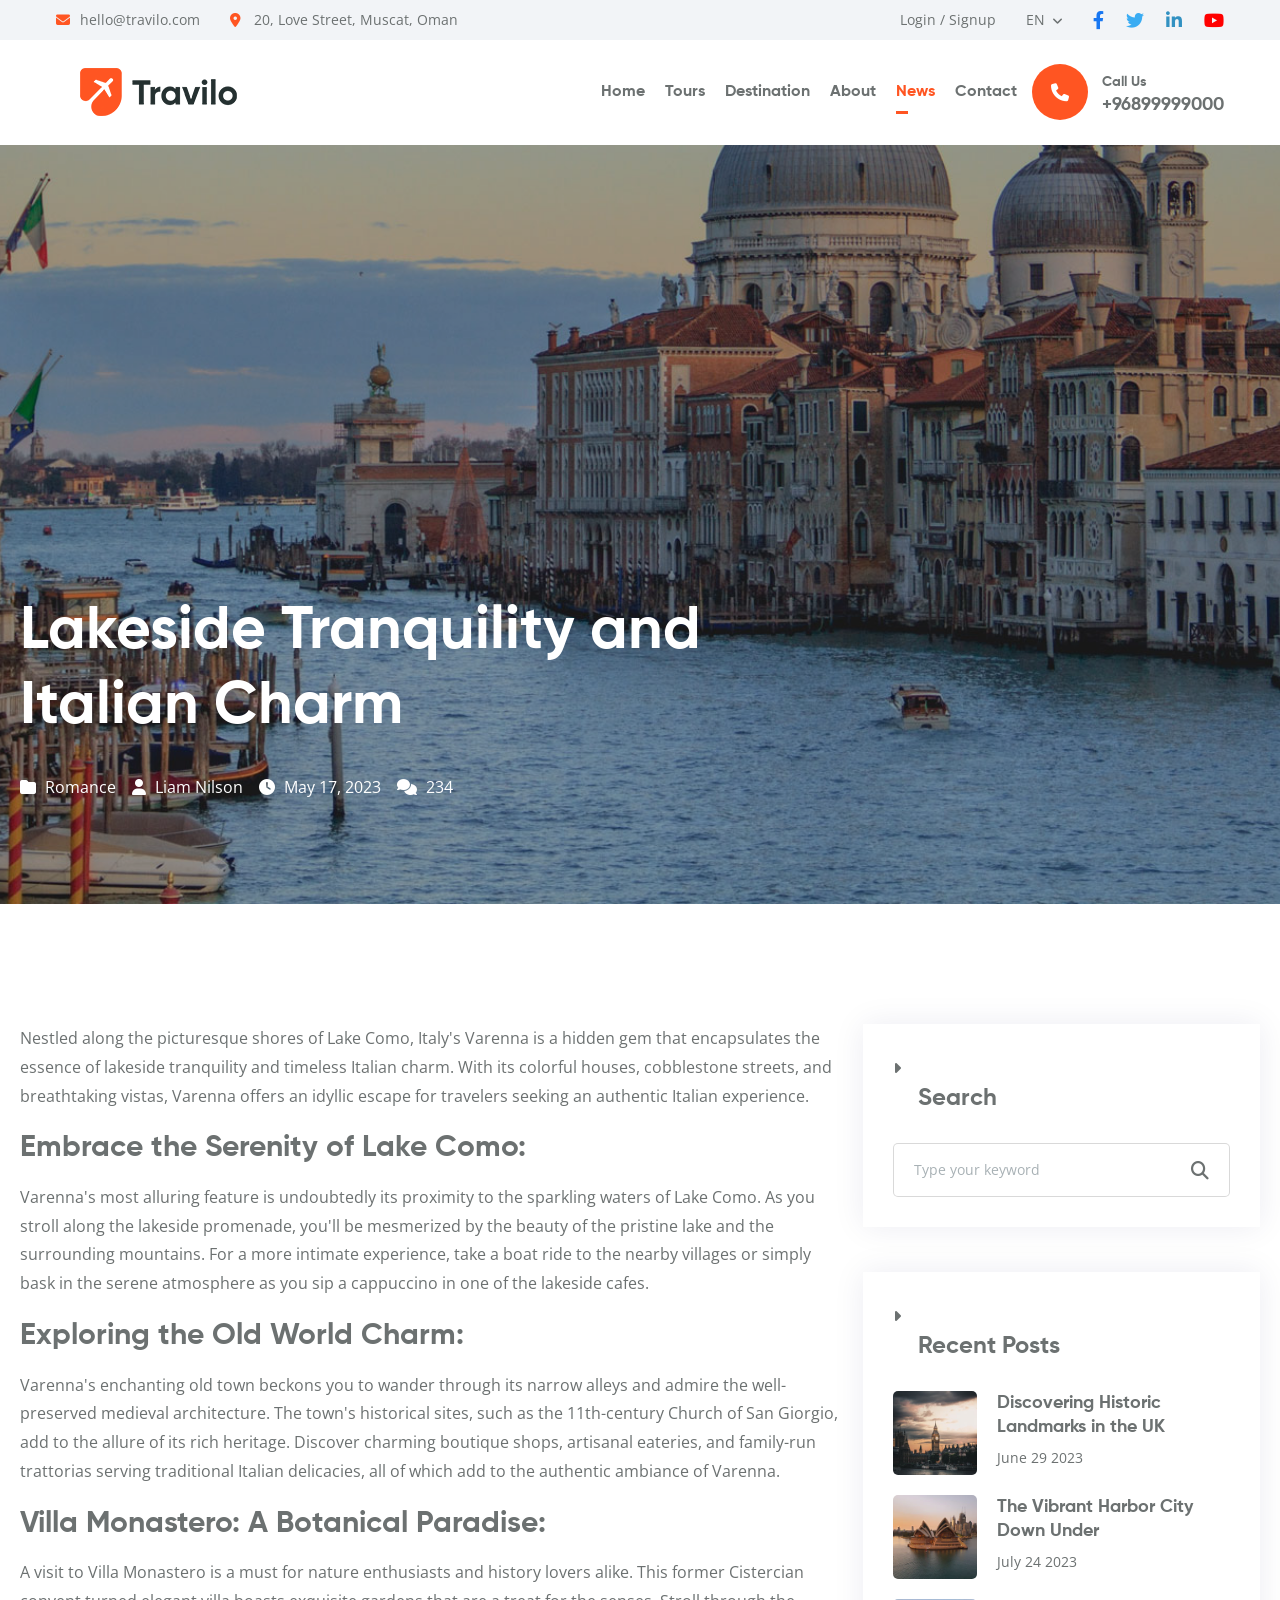
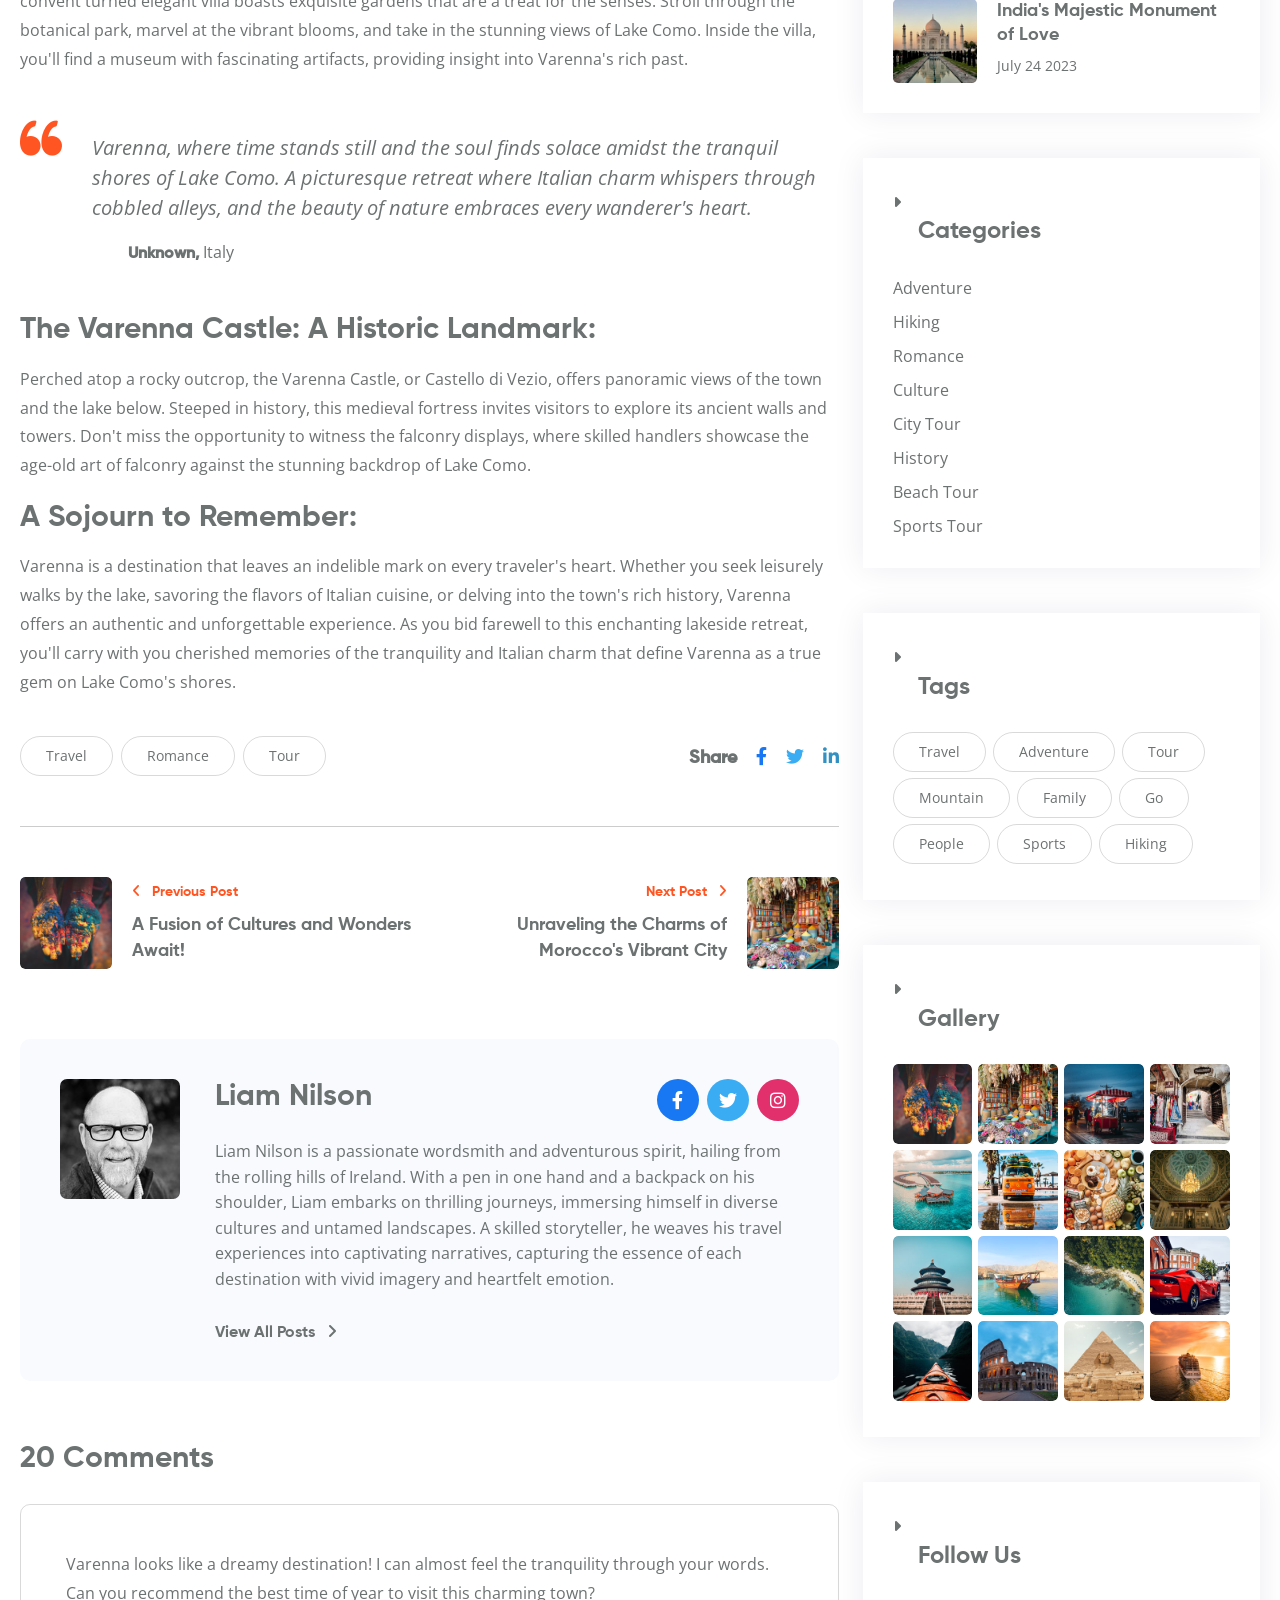
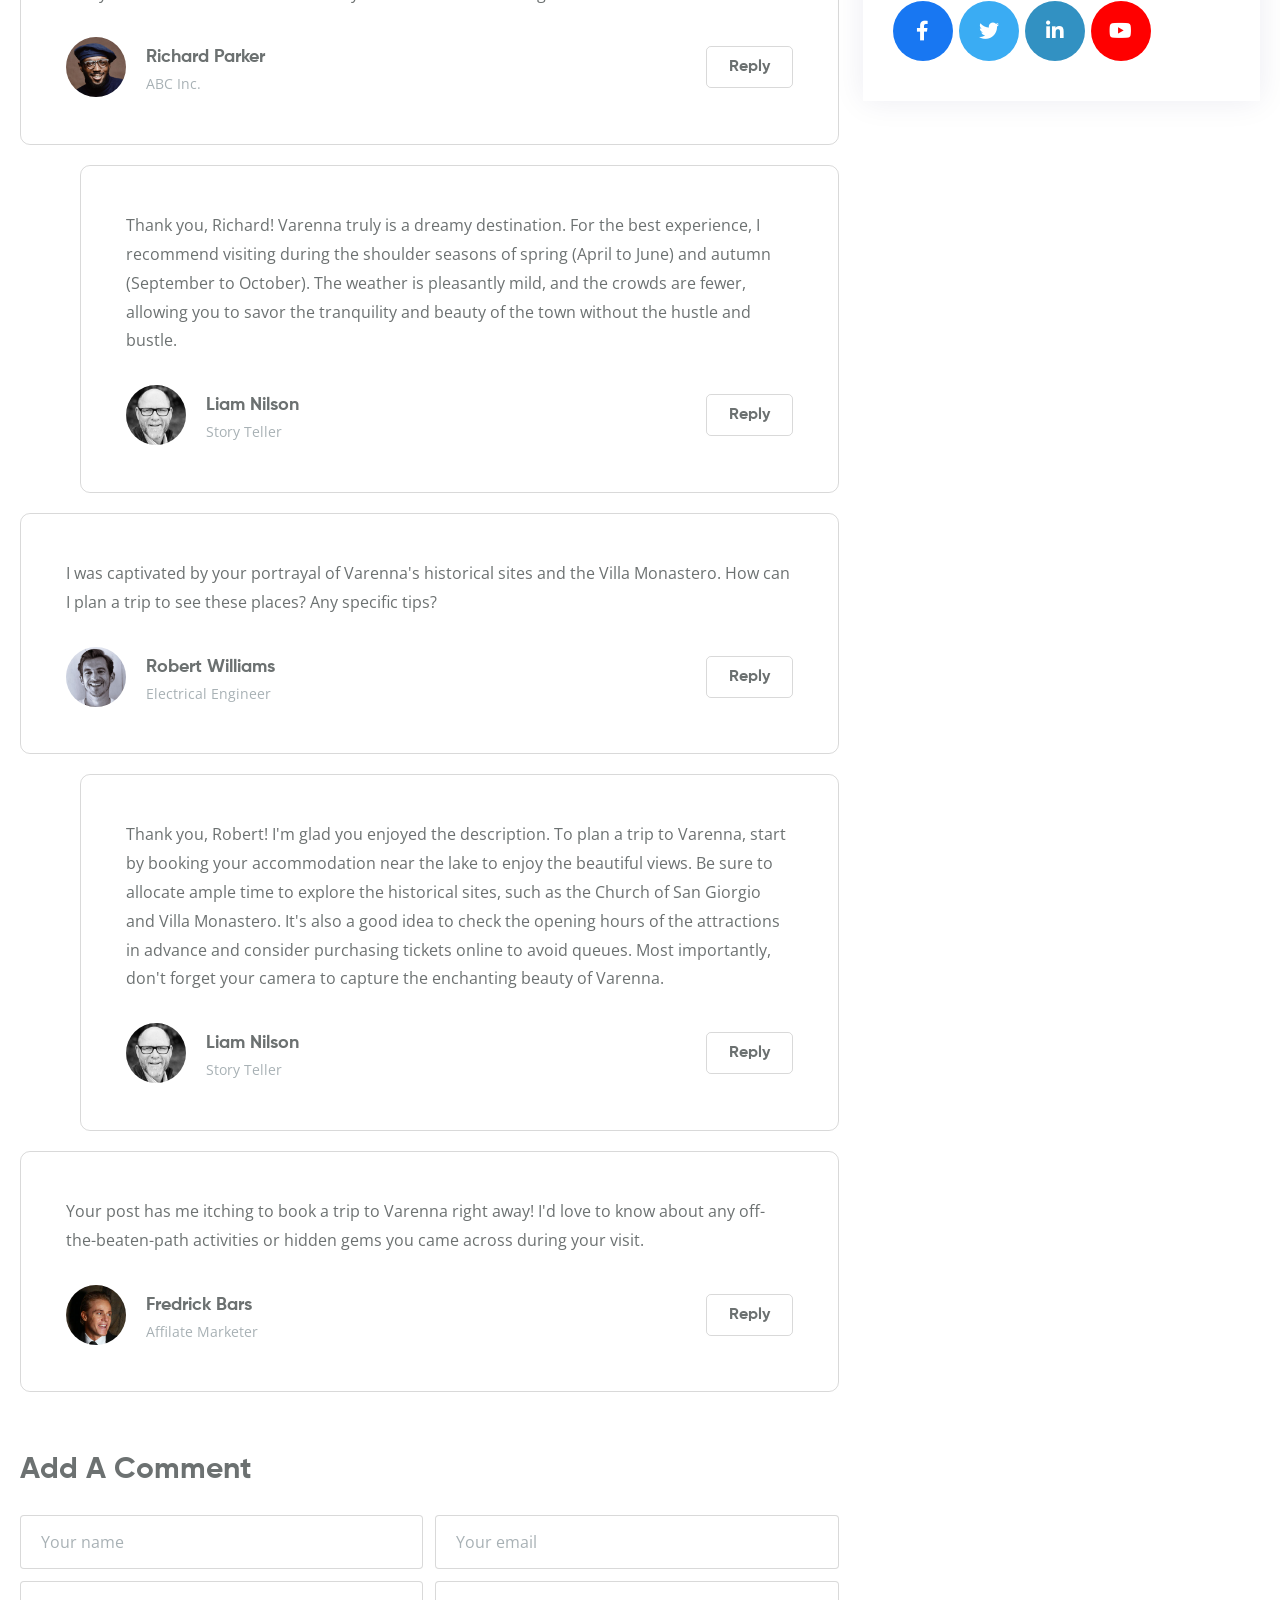
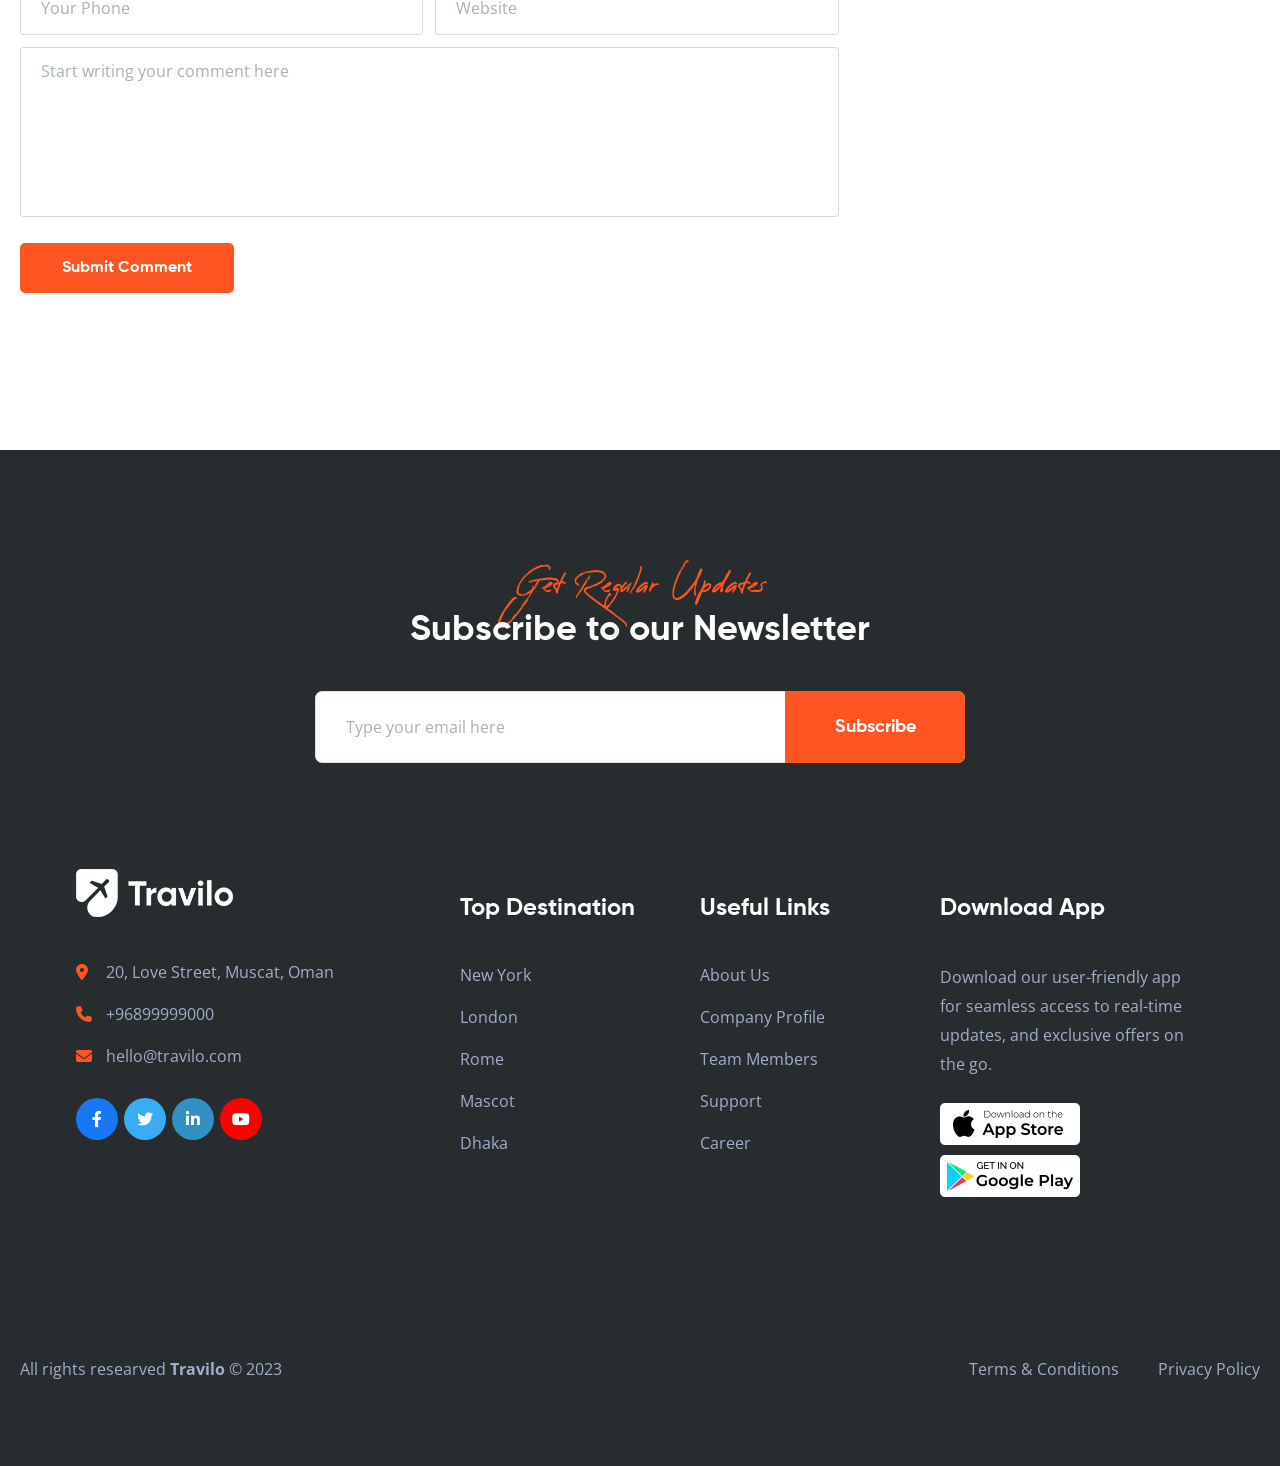
<file: frontend-main-template/blog-single.html>
<!DOCTYPE html>
<html lang="en">
  <head>
    <meta charset="utf-8" />
    <!-- Responsive -->
    <meta http-equiv="X-UA-Compatible" content="IE=edge" />
    <meta name="viewport" content="width=device-width, initial-scale=1.0" />

    <title>Travilo - Blog Single</title>

    <link
      href="assets/images/favicon.png"
      rel="shortcut icon"
      type="image/x-icon"
    />

    <!-- Google Fonts -->
    <link rel="preconnect" href="https://fonts.googleapis.com/" />
    <link rel="preconnect" href="https://fonts.gstatic.com/" crossorigin />
    <link
      href="https://fonts.googleapis.com/css2?family=Open+Sans&amp;display=swap"
      rel="stylesheet"
    />

    <!-- Stylesheets -->
    <link href="assets/css/lib/bootstrap/bootstrap.min.css" rel="stylesheet" />
    <link
      href="assets/css/lib/fontawesome/css/fontawesome.min.css"
      rel="stylesheet"
    />
    <link href="assets/css/lib/fontawesome/css/brands.css" rel="stylesheet" />
    <link href="assets/css/lib/fontawesome/css/solid.css" rel="stylesheet" />
    <link
      href="assets/css/lib/simple-line-icons/css/simple-line-icons.min.css"
      rel="stylesheet"
    />
    <link
      href="assets/css/lib/flaticon/css/flaticon.min.css"
      rel="stylesheet"
    />
    <link href="assets/css/lib/animate.min.css" rel="stylesheet" />
    <link href="assets/css/lib/slick.min.css" rel="stylesheet" />
    <link href="assets/css/lib/swiper.min.css" rel="stylesheet" />
    <link href="assets/css/lib/jquery-ui.min.css" rel="stylesheet" />
    <link href="assets/css/lib/jquery.fancybox.min.css" rel="stylesheet" />
    <link href="assets/css/custom-animate.css" rel="stylesheet" />
    <link href="assets/css/style.css" rel="stylesheet" />
    <link href="assets/css/responsive.css" rel="stylesheet" />
  </head>

  <body>
    <div class="page-wrapper">
      <!-- Preloader -->
      <div class="loader-wrap">
        <div class="preloader">
          <div class="preloader-close">x</div>
          <div id="handle-preloader" class="handle-preloader">
            <div class="animation-preloader">
              <div class="txt-loading">
                <span data-text-preloader="T" class="letters-loading">T</span>
                <span data-text-preloader="R" class="letters-loading">R</span>
                <span data-text-preloader="A" class="letters-loading">A</span>
                <span data-text-preloader="V" class="letters-loading">V</span>
                <span data-text-preloader="I" class="letters-loading">I</span>
                <span data-text-preloader="L" class="letters-loading">L</span>
                <span data-text-preloader="O" class="letters-loading">O</span>
              </div>
            </div>
          </div>
        </div>
      </div>
      <!-- Preloader End -->

      <!-- Main Header-->
      <header class="main-header header-style-two">
        <div class="header-top">
          <div class="auto-container">
            <div class="inner clearfix">
              <div class="top-left clearfix">
                <ul class="info clearfix">
                  <li>
                    <i class="icon fa fa-envelope"></i>
                    <a href="mailto:hello@travilo.com">hello@travilo.com</a>
                  </li>
                  <li>
                    <i class="icon fa fa-map-marker-alt"></i>
                    <a href="#">20, Love Street, Muscat, Oman</a>
                  </li>
                </ul>
              </div>
              <div class="top-right clearfix">
                <div class="login"><a href="#">Login / Signup</a></div>
                <div class="lang-box">
                  <div class="lang-btn clearfix">
                    <span class="txt">En</span
                    ><span class="icon far fa-angle-down"></span>
                  </div>
                  <ul class="lang-list">
                    <li><a href="#">Tur</a></li>
                    <li><a href="#">Esp</a></li>
                    <li><a href="#">Rus</a></li>
                    <li><a href="#">Hin</a></li>
                  </ul>
                </div>
                <div class="social">
                  <ul class="social-links clearfix">
                    <li>
                      <a href="#" class="facebook"
                        ><i class="fab fa-facebook-f"></i
                      ></a>
                    </li>
                    <li>
                      <a href="#" class="twitter"
                        ><i class="fab fa-twitter"></i
                      ></a>
                    </li>
                    <li>
                      <a href="#" class="linkedin"
                        ><i class="fab fa-linkedin-in"></i
                      ></a>
                    </li>
                    <li>
                      <a href="#" class="youtube"
                        ><i class="fab fa-youtube"></i
                      ></a>
                    </li>
                  </ul>
                </div>
              </div>
            </div>
          </div>
        </div>
        <!-- Header Upper -->
        <div class="header-upper">
          <div class="auto-container">
            <!-- Main Box -->
            <div class="main-box clearfix">
              <!--Logo-->
              <div class="logo-box">
                <div class="logo">
                  <a href="index.html" title="Travilo"
                    ><img src="assets/images/logo.png" alt="" title="Travilo"
                  /></a>
                </div>
              </div>

              <div class="outer clearfix">
                <div class="nav-box clearfix">
                  <!--Nav Outer-->
                  <div class="nav-outer clearfix">
                    <nav class="main-menu">
                      <ul class="navigation clearfix">
                        <li class="dropdown">
                          <a href="index.html">Home</a>
                          <ul>
                            <li><a href="index.html">Home 01</a></li>
                            <li><a href="index-2.html">Home 02</a></li>
                          </ul>
                        </li>
                        <li class="dropdown">
                          <a href="tour-list.html">Tours</a>
                          <ul>
                            <li><a href="tour-list.html">Tours List</a></li>
                            <li>
                              <a href="tour-packages.html">Tour Packages</a>
                            </li>
                            <li><a href="tour-single.html">Tour Details</a></li>
                            <li><a href="activities.html">Activities</a></li>
                            <li>
                              <a href="activity-single.html"
                                >Activity Details</a
                              >
                            </li>
                          </ul>
                        </li>
                        <li class="dropdown">
                          <a href="destinations.html">Destination</a>
                          <ul>
                            <li>
                              <a href="destinations.html">All Destinations</a>
                            </li>
                            <li>
                              <a href="destination-single.html"
                                >Destination Single</a
                              >
                            </li>
                            <li><a href="hotels.html">Hotels</a></li>
                            <li>
                              <a href="hotel-single.html">Hotel Details</a>
                            </li>
                          </ul>
                        </li>
                        <li><a href="about.html">About</a></li>
                        <li class="current dropdown">
                          <a href="blog.html">News</a>
                          <ul>
                            <li><a href="blog.html">Our Blog</a></li>
                            <li><a href="blog-single.html">Blog Details</a></li>
                          </ul>
                        </li>
                        <li><a href="contact.html">Contact</a></li>
                      </ul>
                    </nav>
                    <!-- Main Menu End-->
                  </div>
                  <!--Nav Outer End-->
                </div>

                <div class="links-box clearfix">
                  <div class="link call-to">
                    <a href="tel:+96899999000"
                      ><i class="icon fa-solid fa-phone"></i> Call Us
                      <span class="nmbr">+96899999000</span></a
                    >
                  </div>
                </div>

                <!-- Hidden Nav Toggler -->
                <div class="nav-toggler">
                  <button class="hidden-bar-opener">
                    <span class="icon"
                      ><img src="assets/images/icons/menu-icon.svg" alt=""
                    /></span>
                  </button>
                </div>
              </div>
            </div>
          </div>
        </div>
        <!-- End Header Upper -->
      </header>
      <!--End Main Header -->

      <!--Menu Backdrop-->
      <div class="menu-backdrop"></div>

      <!-- Hidden Navigation Bar -->
      <div class="hidden-bar">
        <!-- Hidden Bar Wrapper -->
        <div class="hidden-bar-wrapper">
          <div class="hidden-bar-closer">
            <span class="icon"
              ><svg class="icon-close" role="presentation" viewBox="0 0 16 14">
                <path
                  d="M15 0L1 14m14 0L1 0"
                  stroke="currentColor"
                  fill="none"
                  fill-rule="evenodd"
                ></path></svg
            ></span>
          </div>
          <div class="nav-logo-box">
            <!-- logo will be copied here ! -->
          </div>
          <!-- .Side-menu -->
          <nav class="side-menu">
            <!-- main-menu will be copied here! -->
          </nav>
          <!-- .side-menu -->

          <div class="links-box clearfix">
            <div class="clearfix">
              <div class="link">
                <a href="contact.html" class="theme-btn btn-style-one"
                  ><span>Login / Signup</span></a
                >
              </div>
            </div>
          </div>
        </div>
        <!-- / Hidden Bar Wrapper -->
      </div>
      <!-- / Hidden Bar -->

      <!-- Banner Section -->
      <section class="blog-single-banner">
        <div
          class="image-layer"
          style="
            background-image: url(assets/images/resources/featured/banner-8.jpg);
          "
        ></div>
        <div class="auto-container">
          <div class="content-box">
            <div class="content">
              <h1>Lakeside Tranquility and Italian Charm</h1>
              <ul class="info clearfix">
                <li>
                  <a href="#"><i class="fa-solid fa-folder"></i> Romance</a>
                </li>
                <li>
                  <a href="#"><i class="fa-solid fa-user"></i> Liam Nilson</a>
                </li>
                <li>
                  <a href="#"><i class="fa-solid fa-clock"></i> May 17, 2023</a>
                </li>
                <li>
                  <a href="#"><i class="fa-solid fa-comments"></i> 234</a>
                </li>
              </ul>
            </div>
          </div>
        </div>
      </section>
      <!--End Banner Section -->

      <!--Sidebar Container-->
      <div class="sidebar-container blog-page">
        <div class="auto-container">
          <div class="row clearfix">
            <!--Content Side-->
            <div class="content-side col-xl-8 col-lg-8 col-md-12 col-sm-12">
              <div class="content-inner">
                <div class="post-details">
                  <div class="text-content">
                    <p>
                      Nestled along the picturesque shores of Lake Como, Italy's
                      Varenna is a hidden gem that encapsulates the essence of
                      lakeside tranquility and timeless Italian charm. With its
                      colorful houses, cobblestone streets, and breathtaking
                      vistas, Varenna offers an idyllic escape for travelers
                      seeking an authentic Italian experience.
                    </p>

                    <h3>Embrace the Serenity of Lake Como:</h3>
                    <p>
                      Varenna's most alluring feature is undoubtedly its
                      proximity to the sparkling waters of Lake Como. As you
                      stroll along the lakeside promenade, you'll be mesmerized
                      by the beauty of the pristine lake and the surrounding
                      mountains. For a more intimate experience, take a boat
                      ride to the nearby villages or simply bask in the serene
                      atmosphere as you sip a cappuccino in one of the lakeside
                      cafes.
                    </p>

                    <h3>Exploring the Old World Charm:</h3>
                    <p>
                      Varenna's enchanting old town beckons you to wander
                      through its narrow alleys and admire the well-preserved
                      medieval architecture. The town's historical sites, such
                      as the 11th-century Church of San Giorgio, add to the
                      allure of its rich heritage. Discover charming boutique
                      shops, artisanal eateries, and family-run trattorias
                      serving traditional Italian delicacies, all of which add
                      to the authentic ambiance of Varenna.
                    </p>

                    <h3>Villa Monastero: A Botanical Paradise:</h3>
                    <p>
                      A visit to Villa Monastero is a must for nature
                      enthusiasts and history lovers alike. This former
                      Cistercian convent turned elegant villa boasts exquisite
                      gardens that are a treat for the senses. Stroll through
                      the botanical park, marvel at the vibrant blooms, and take
                      in the stunning views of Lake Como. Inside the villa,
                      you'll find a museum with fascinating artifacts, providing
                      insight into Varenna's rich past.
                    </p>

                    <blockquote>
                      <p>
                        Varenna, where time stands still and the soul finds
                        solace amidst the tranquil shores of Lake Como. A
                        picturesque retreat where Italian charm whispers through
                        cobbled alleys, and the beauty of nature embraces every
                        wanderer's heart.
                      </p>
                      <span class="info"><strong>Unknown,</strong> Italy</span>
                    </blockquote>

                    <h3>The Varenna Castle: A Historic Landmark:</h3>
                    <p>
                      Perched atop a rocky outcrop, the Varenna Castle, or
                      Castello di Vezio, offers panoramic views of the town and
                      the lake below. Steeped in history, this medieval fortress
                      invites visitors to explore its ancient walls and towers.
                      Don't miss the opportunity to witness the falconry
                      displays, where skilled handlers showcase the age-old art
                      of falconry against the stunning backdrop of Lake Como.
                    </p>

                    <h3>A Sojourn to Remember:</h3>
                    <p>
                      Varenna is a destination that leaves an indelible mark on
                      every traveler's heart. Whether you seek leisurely walks
                      by the lake, savoring the flavors of Italian cuisine, or
                      delving into the town's rich history, Varenna offers an
                      authentic and unforgettable experience. As you bid
                      farewell to this enchanting lakeside retreat, you'll carry
                      with you cherished memories of the tranquility and Italian
                      charm that define Varenna as a true gem on Lake Como's
                      shores.
                    </p>
                  </div>
                  <div class="more-links clearfix">
                    <div class="tags">
                      <a href="#">Travel</a> <a href="#">Romance</a>
                      <a href="#">Tour</a>
                    </div>
                    <div class="social">
                      <strong>Share</strong>
                      <a href="#" class="facebook"
                        ><i class="fab fa-facebook-f"></i
                      ></a>
                      <a href="#" class="twitter"
                        ><i class="fab fa-twitter"></i
                      ></a>
                      <a href="#" class="linkedin"
                        ><i class="fab fa-linkedin-in"></i
                      ></a>
                    </div>
                  </div>
                </div>

                <!--Next / Prev Post-->
                <div class="post-controls clearfix">
                  <div class="control p-control">
                    <div class="image">
                      <a href="blog-single.html"
                        ><img
                          src="assets/images/resources/gallery/gallery-1-thumb.jpg"
                          alt="India"
                      /></a>
                    </div>
                    <div class="c-title">
                      <a href="blog-single.html"
                        ><span class="fa-solid fa-angle-left"></span>&ensp;
                        Previous Post</a
                      >
                    </div>
                    <h6>
                      <a href="blog-single.html"
                        >A Fusion of Cultures and Wonders Await!</a
                      >
                    </h6>
                  </div>
                  <div class="control n-control">
                    <div class="image">
                      <a href="blog-single.html"
                        ><img
                          src="assets/images/resources/gallery/gallery-2-thumb.jpg"
                          alt="Morocco"
                      /></a>
                    </div>
                    <div class="c-title">
                      <a href="blog-single.html"
                        >Next Post &ensp;<span
                          class="fa-solid fa-angle-right"
                        ></span
                      ></a>
                    </div>
                    <h6>
                      <a href="blog-single.html"
                        >Unraveling the Charms of Morocco's Vibrant City</a
                      >
                    </h6>
                  </div>
                </div>

                <!--Author-->
                <div class="author-box">
                  <div class="inner">
                    <div class="image">
                      <a href="blog-single.html"
                        ><img
                          src="assets/images/resources/thumbnails/post-comment-2.jpg"
                          alt="Author"
                      /></a>
                    </div>
                    <h3>Liam Nilson</h3>
                    <ul class="author-social clearfix">
                      <li>
                        <a href="#" class="facebook"
                          ><i class="fab fa-facebook-f"></i
                        ></a>
                      </li>
                      <li>
                        <a href="#" class="twitter"
                          ><i class="fab fa-twitter"></i
                        ></a>
                      </li>
                      <li>
                        <a href="#" class="instagram"
                          ><i class="fab fa-instagram"></i
                        ></a>
                      </li>
                    </ul>
                    <div class="travilo-text">
                      Liam Nilson is a passionate wordsmith and adventurous
                      spirit, hailing from the rolling hills of Ireland. With a
                      pen in one hand and a backpack on his shoulder, Liam
                      embarks on thrilling journeys, immersing himself in
                      diverse cultures and untamed landscapes. A skilled
                      storyteller, he weaves his travel experiences into
                      captivating narratives, capturing the essence of each
                      destination with vivid imagery and heartfelt emotion.
                    </div>
                    <div class="more">
                      <a href="#"
                        >View All Posts &ensp;<i
                          class="fa-solid fa-angle-right"
                        ></i
                      ></a>
                    </div>
                  </div>
                </div>

                <div class="comments-area">
                  <h3>20 Comments</h3>
                  <div class="comments">
                    <div class="comment-box">
                      <div class="inner">
                        <div class="travilo-text">
                          Varenna looks like a dreamy destination! I can almost
                          feel the tranquility through your words. Can you
                          recommend the best time of year to visit this charming
                          town?
                        </div>
                        <div class="lower clearfix">
                          <div class="author-info">
                            <div class="image">
                              <img
                                src="assets/images/resources/thumbnails/post-comment-1.jpg"
                                alt="Comment 1"
                              />
                            </div>
                            <div class="author-name">Richard Parker</div>
                            <div class="designation">ABC Inc.</div>
                          </div>
                          <div class="reply-link">
                            <a href="#" class="theme-btn">Reply</a>
                          </div>
                        </div>
                      </div>
                    </div>

                    <div class="comment-box reply-comment">
                      <div class="inner">
                        <div class="travilo-text">
                          Thank you, Richard! Varenna truly is a dreamy
                          destination. For the best experience, I recommend
                          visiting during the shoulder seasons of spring (April
                          to June) and autumn (September to October). The
                          weather is pleasantly mild, and the crowds are fewer,
                          allowing you to savor the tranquility and beauty of
                          the town without the hustle and bustle.
                        </div>
                        <div class="lower clearfix">
                          <div class="author-info">
                            <div class="image">
                              <img
                                src="assets/images/resources/thumbnails/post-comment-2.jpg"
                                alt="Author"
                              />
                            </div>
                            <div class="author-name">Liam Nilson</div>
                            <div class="designation">Story Teller</div>
                          </div>
                          <div class="reply-link">
                            <a href="#" class="theme-btn">Reply</a>
                          </div>
                        </div>
                      </div>
                    </div>

                    <div class="comment-box">
                      <div class="inner">
                        <div class="travilo-text">
                          I was captivated by your portrayal of Varenna's
                          historical sites and the Villa Monastero. How can I
                          plan a trip to see these places? Any specific tips?
                        </div>
                        <div class="lower clearfix">
                          <div class="author-info">
                            <div class="image">
                              <img
                                src="assets/images/resources/thumbnails/post-comment-3.jpg"
                                alt="Comment 3"
                              />
                            </div>
                            <div class="author-name">Robert Williams</div>
                            <div class="designation">Electrical Engineer</div>
                          </div>
                          <div class="reply-link">
                            <a href="#" class="theme-btn">Reply</a>
                          </div>
                        </div>
                      </div>
                    </div>

                    <div class="comment-box reply-comment">
                      <div class="inner">
                        <div class="travilo-text">
                          Thank you, Robert! I'm glad you enjoyed the
                          description. To plan a trip to Varenna, start by
                          booking your accommodation near the lake to enjoy the
                          beautiful views. Be sure to allocate ample time to
                          explore the historical sites, such as the Church of
                          San Giorgio and Villa Monastero. It's also a good idea
                          to check the opening hours of the attractions in
                          advance and consider purchasing tickets online to
                          avoid queues. Most importantly, don't forget your
                          camera to capture the enchanting beauty of Varenna.
                        </div>
                        <div class="lower clearfix">
                          <div class="author-info">
                            <div class="image">
                              <img
                                src="assets/images/resources/thumbnails/post-comment-2.jpg"
                                alt="Author"
                              />
                            </div>
                            <div class="author-name">Liam Nilson</div>
                            <div class="designation">Story Teller</div>
                          </div>
                          <div class="reply-link">
                            <a href="#" class="theme-btn">Reply</a>
                          </div>
                        </div>
                      </div>
                    </div>

                    <div class="comment-box">
                      <div class="inner">
                        <div class="travilo-text">
                          Your post has me itching to book a trip to Varenna
                          right away! I'd love to know about any
                          off-the-beaten-path activities or hidden gems you came
                          across during your visit.
                        </div>
                        <div class="lower clearfix">
                          <div class="author-info">
                            <div class="image">
                              <img
                                src="assets/images/resources/thumbnails/post-comment-4.jpg"
                                alt="Comment 4"
                              />
                            </div>
                            <div class="author-name">Fredrick Bars</div>
                            <div class="designation">Affilate Marketer</div>
                          </div>
                          <div class="reply-link">
                            <a href="#" class="theme-btn">Reply</a>
                          </div>
                        </div>
                      </div>
                    </div>
                  </div>

                  <h3>Add A Comment</h3>
                  <div class="add-comment">
                    <div class="form-box site-form">
                      <form
                        method="post"
                        action="https://tech-taqwa.com/html/index.html"
                      >
                        <div class="row clearfix">
                          <div
                            class="form-group col-xl-6 col-lg-6 col-md-12 col-sm-12"
                          >
                            <div class="field-inner">
                              <input
                                type="text"
                                name="field-name"
                                value=""
                                placeholder="Your name"
                                required
                              />
                            </div>
                          </div>
                          <div
                            class="form-group col-xl-6 col-lg-6 col-md-12 col-sm-12"
                          >
                            <div class="field-inner">
                              <input
                                type="email"
                                name="field-name"
                                value=""
                                placeholder="Your email"
                                required
                              />
                            </div>
                          </div>
                          <div
                            class="form-group col-xl-6 col-lg-6 col-md-12 col-sm-12"
                          >
                            <div class="field-inner">
                              <input
                                type="text"
                                name="field-name"
                                value=""
                                placeholder="Your Phone"
                                required
                              />
                            </div>
                          </div>
                          <div
                            class="form-group col-xl-6 col-lg-6 col-md-12 col-sm-12"
                          >
                            <div class="field-inner">
                              <input
                                type="text"
                                name="field-name"
                                value=""
                                placeholder="Website"
                                required
                              />
                            </div>
                          </div>
                          <div
                            class="form-group col-xl-12 col-lg-12 col-md-12 col-sm-12"
                          >
                            <div class="field-inner">
                              <textarea
                                name="field-name"
                                placeholder="Start writing your comment here"
                                required
                              ></textarea>
                            </div>
                          </div>
                          <div
                            class="form-group col-xl-12 col-lg-12 col-md-12 col-sm-12"
                          >
                            <button
                              type="submit"
                              class="theme-btn btn-style-one"
                            >
                              <span>Submit Comment</span>
                            </button>
                          </div>
                        </div>
                      </form>
                    </div>
                  </div>
                </div>
              </div>
            </div>

            <!--Sidebar Side-->
            <div class="sidebar-side col-xl-4 col-lg-4 col-md-12 col-sm-12">
              <div class="sidebar-inner">
                <!--Widget-->
                <div class="sb-widget search-widget">
                  <div class="w-inner">
                    <div class="s-title">
                      <i class="fa-solid fa-caret-right"></i>
                      <h4>Search</h4>
                    </div>
                    <form
                      method="post"
                      action="https://tech-taqwa.com/html/contact.html"
                    >
                      <div class="form-group">
                        <input
                          type="search"
                          name="search-field"
                          value=""
                          placeholder="Type your keyword"
                          required
                        />
                        <button type="submit">
                          <span class="icon fa fa-search"></span>
                        </button>
                      </div>
                    </form>
                  </div>
                </div>

                <!--Widget-->
                <div class="sb-widget posts-widget">
                  <div class="w-inner">
                    <div class="s-title">
                      <i class="fa-solid fa-caret-right"></i>
                      <h4>Recent Posts</h4>
                    </div>
                    <div class="posts">
                      <div class="post">
                        <div class="post-thumb">
                          <a href="blog-single.html"
                            ><img
                              src="assets/images/resources/gallery/gallery-thumb-7.jpg"
                              alt="London"
                          /></a>
                        </div>
                        <div class="travilo-text">
                          <a href="blog-single.html"
                            >Discovering Historic Landmarks in the UK</a
                          >
                        </div>
                        <div class="post-info">June 29 2023</div>
                      </div>
                      <div class="post">
                        <div class="post-thumb">
                          <a href="blog-single.html"
                            ><img
                              src="assets/images/resources/gallery/gallery-thumb-2.jpg"
                              alt="Sydney"
                          /></a>
                        </div>
                        <div class="travilo-text">
                          <a href="blog-single.html"
                            >The Vibrant Harbor City Down Under</a
                          >
                        </div>
                        <div class="post-info">July 24 2023</div>
                      </div>
                      <div class="post">
                        <div class="post-thumb">
                          <a href="blog-single.html"
                            ><img
                              src="assets/images/resources/gallery/gallery-thumb-3.jpg"
                              alt="Taj mahal"
                          /></a>
                        </div>
                        <div class="travilo-text">
                          <a href="blog-single.html"
                            >India's Majestic Monument of Love</a
                          >
                        </div>
                        <div class="post-info">July 24 2023</div>
                      </div>
                    </div>
                  </div>
                </div>

                <!--Widget-->
                <div class="sb-widget links-widget">
                  <div class="w-inner">
                    <div class="s-title">
                      <i class="fa-solid fa-caret-right"></i>
                      <h4>Categories</h4>
                    </div>
                    <ul>
                      <li><a href="#">Adventure</a></li>
                      <li><a href="#">Hiking</a></li>
                      <li><a href="#">Romance</a></li>
                      <li><a href="#">Culture</a></li>
                      <li><a href="#">City Tour</a></li>
                      <li><a href="#">History</a></li>
                      <li><a href="#">Beach Tour</a></li>
                      <li><a href="#">Sports Tour</a></li>
                    </ul>
                  </div>
                </div>

                <!--Widget-->
                <div class="sb-widget tags-widget">
                  <div class="w-inner">
                    <div class="s-title">
                      <i class="fa-solid fa-caret-right"></i>
                      <h4>Tags</h4>
                    </div>
                    <ul>
                      <li><a href="#">Travel</a></li>
                      <li><a href="#">Adventure</a></li>
                      <li><a href="#">Tour</a></li>
                      <li><a href="#">Mountain</a></li>
                      <li><a href="#">Family</a></li>
                      <li><a href="#">Go</a></li>
                      <li><a href="#">People</a></li>
                      <li><a href="#">Sports</a></li>
                      <li><a href="#">Hiking</a></li>
                    </ul>
                  </div>
                </div>

                <!--Widget-->
                <div class="sb-widget gallery-widget">
                  <div class="w-inner">
                    <div class="s-title">
                      <i class="fa-solid fa-caret-right"></i>
                      <h4>Gallery</h4>
                    </div>
                    <ul class="clearfix">
                      <li>
                        <div class="image">
                          <a
                            href="assets/images/resources/gallery/gallery-1.jpg"
                            class="lightbox-image"
                            data-fancybox="SbGallery"
                            ><img
                              src="assets/images/resources/gallery/gallery-1-thumb.jpg"
                              alt=""
                          /></a>
                        </div>
                      </li>
                      <li>
                        <div class="image">
                          <a
                            href="assets/images/resources/gallery/gallery-2.jpg"
                            class="lightbox-image"
                            data-fancybox="SbGallery"
                            ><img
                              src="assets/images/resources/gallery/gallery-2-thumb.jpg"
                              alt=""
                          /></a>
                        </div>
                      </li>
                      <li>
                        <div class="image">
                          <a
                            href="assets/images/resources/gallery/gallery-3.jpg"
                            class="lightbox-image"
                            data-fancybox="SbGallery"
                            ><img
                              src="assets/images/resources/gallery/gallery-3-thumb.jpg"
                              alt=""
                          /></a>
                        </div>
                      </li>
                      <li>
                        <div class="image">
                          <a
                            href="assets/images/resources/gallery/gallery-4.jpg"
                            class="lightbox-image"
                            data-fancybox="SbGallery"
                            ><img
                              src="assets/images/resources/gallery/gallery-4-thumb.jpg"
                              alt=""
                          /></a>
                        </div>
                      </li>
                      <li>
                        <div class="image">
                          <a
                            href="assets/images/resources/gallery/gallery-5.jpg"
                            class="lightbox-image"
                            data-fancybox="SbGallery"
                            ><img
                              src="assets/images/resources/gallery/gallery-5-thumb.jpg"
                              alt=""
                          /></a>
                        </div>
                      </li>
                      <li>
                        <div class="image">
                          <a
                            href="assets/images/resources/gallery/gallery-6.jpg"
                            class="lightbox-image"
                            data-fancybox="SbGallery"
                            ><img
                              src="assets/images/resources/gallery/gallery-6-thumb.jpg"
                              alt=""
                          /></a>
                        </div>
                      </li>
                      <li>
                        <div class="image">
                          <a
                            href="assets/images/resources/gallery/gallery-7.jpg"
                            class="lightbox-image"
                            data-fancybox="SbGallery"
                            ><img
                              src="assets/images/resources/gallery/gallery-7-thumb.jpg"
                              alt=""
                          /></a>
                        </div>
                      </li>
                      <li>
                        <div class="image">
                          <a
                            href="assets/images/resources/gallery/gallery-8.jpg"
                            class="lightbox-image"
                            data-fancybox="SbGallery"
                            ><img
                              src="assets/images/resources/gallery/gallery-8-thumb.jpg"
                              alt=""
                          /></a>
                        </div>
                      </li>
                      <li>
                        <div class="image">
                          <a
                            href="assets/images/resources/gallery/gallery-9.jpg"
                            class="lightbox-image"
                            data-fancybox="SbGallery"
                            ><img
                              src="assets/images/resources/gallery/gallery-9-thumb.jpg"
                              alt=""
                          /></a>
                        </div>
                      </li>
                      <li>
                        <div class="image">
                          <a
                            href="assets/images/resources/gallery/gallery-10.jpg"
                            class="lightbox-image"
                            data-fancybox="SbGallery"
                            ><img
                              src="assets/images/resources/gallery/gallery-10-thumb.jpg"
                              alt=""
                          /></a>
                        </div>
                      </li>
                      <li>
                        <div class="image">
                          <a
                            href="assets/images/resources/gallery/gallery-11.jpg"
                            class="lightbox-image"
                            data-fancybox="SbGallery"
                            ><img
                              src="assets/images/resources/gallery/gallery-11-thumb.jpg"
                              alt=""
                          /></a>
                        </div>
                      </li>
                      <li>
                        <div class="image">
                          <a
                            href="assets/images/resources/gallery/gallery-12.jpg"
                            class="lightbox-image"
                            data-fancybox="SbGallery"
                            ><img
                              src="assets/images/resources/gallery/gallery-12-thumb.jpg"
                              alt=""
                          /></a>
                        </div>
                      </li>
                      <li>
                        <div class="image">
                          <a
                            href="assets/images/resources/gallery/gallery-13.jpg"
                            class="lightbox-image"
                            data-fancybox="SbGallery"
                            ><img
                              src="assets/images/resources/gallery/gallery-13-thumb.jpg"
                              alt=""
                          /></a>
                        </div>
                      </li>
                      <li>
                        <div class="image">
                          <a
                            href="assets/images/resources/gallery/gallery-14.jpg"
                            class="lightbox-image"
                            data-fancybox="SbGallery"
                            ><img
                              src="assets/images/resources/gallery/gallery-14-thumb.jpg"
                              alt=""
                          /></a>
                        </div>
                      </li>
                      <li>
                        <div class="image">
                          <a
                            href="assets/images/resources/gallery/gallery-15.jpg"
                            class="lightbox-image"
                            data-fancybox="SbGallery"
                            ><img
                              src="assets/images/resources/gallery/gallery-15-thumb.jpg"
                              alt=""
                          /></a>
                        </div>
                      </li>
                      <li>
                        <div class="image">
                          <a
                            href="assets/images/resources/gallery/gallery-16.jpg"
                            class="lightbox-image"
                            data-fancybox="SbGallery"
                            ><img
                              src="assets/images/resources/gallery/gallery-16-thumb.jpg"
                              alt=""
                          /></a>
                        </div>
                      </li>
                    </ul>
                  </div>
                </div>

                <!--Widget-->
                <div class="sb-widget social-widget">
                  <div class="w-inner">
                    <div class="s-title">
                      <i class="fa-solid fa-caret-right"></i>
                      <h4>Follow Us</h4>
                    </div>
                    <ul class="social-links clearfix">
                      <li>
                        <a href="#" class="facebook"
                          ><i class="fab fa-facebook-f"></i
                        ></a>
                      </li>
                      <li>
                        <a href="#" class="twitter"
                          ><i class="fab fa-twitter"></i
                        ></a>
                      </li>
                      <li>
                        <a href="#" class="linkedin"
                          ><i class="fab fa-linkedin-in"></i
                        ></a>
                      </li>
                      <li>
                        <a href="#" class="youtube"
                          ><i class="fab fa-youtube"></i
                        ></a>
                      </li>
                    </ul>
                  </div>
                </div>
              </div>
            </div>
          </div>
        </div>
      </div>

      <!--Main Footer-->
      <footer class="main-footer style-two">
        <div class="upper-section">
          <div class="footer-subscribe">
            <div class="title-box centered">
              <div class="subtitle">Get Regular Updates</div>
              <h2>Subscribe to our Newsletter</h2>
            </div>
            <div class="form-box subscribe-form">
              <form
                method="post"
                action="https://tech-taqwa.com/html/contact.html"
              >
                <div class="form-group">
                  <div class="field-inner">
                    <input
                      type="email"
                      name="email"
                      value=""
                      placeholder="Type your email here"
                      required
                    />
                  </div>
                  <button type="submit" class="theme-btn">
                    <span>Subscribe</span>
                  </button>
                </div>
              </form>
            </div>
          </div>
          <div class="auto-container">
            <div class="content-box">
              <div class="row clearfix">
                <div class="footer-column col-xl-4 col-lg-3 col-md-6 col-sm-12">
                  <div class="footer-widget about-widget">
                    <div class="footer-logo">
                      <a href="index.html" title="Travilo"
                        ><img
                          src="assets/images/logo-white.png"
                          alt=""
                          title="Travilo"
                      /></a>
                    </div>
                    <div class="footer-info">
                      <ul class="info">
                        <li class="address">
                          <a href="#"
                            ><i class="icon fa fa-map-marker-alt"></i> 20, Love
                            Street, Muscat, Oman</a
                          >
                        </li>
                        <li class="phone">
                          <a href="tel:+96899999000"
                            ><i class="icon fa-solid fa-phone"></i>
                            +96899999000</a
                          >
                        </li>
                        <li class="email">
                          <a href="mailto:hello@travilo.com"
                            ><i class="icon fa fa-envelope"></i>
                            hello@travilo.com</a
                          >
                        </li>
                      </ul>
                      <ul class="social-links clearfix">
                        <li>
                          <a href="#" class="facebook"
                            ><i class="fab fa-facebook-f"></i
                          ></a>
                        </li>
                        <li>
                          <a href="#" class="twitter"
                            ><i class="fab fa-twitter"></i
                          ></a>
                        </li>
                        <li>
                          <a href="#" class="linkedin"
                            ><i class="fab fa-linkedin-in"></i
                          ></a>
                        </li>
                        <li>
                          <a href="#" class="youtube"
                            ><i class="fab fa-youtube"></i
                          ></a>
                        </li>
                      </ul>
                    </div>
                  </div>
                </div>
                <div class="col-xl-5 col-lg-6 col-md-6 col-sm-12">
                  <div class="row clearfix">
                    <div class="footer-column col-lg-6 col-md-6 col-sm-12">
                      <div class="footer-widget links-widget">
                        <h4>Top Destination</h4>
                        <div class="links">
                          <ul>
                            <li><a href="#">New York</a></li>
                            <li><a href="#">London</a></li>
                            <li><a href="#">Rome</a></li>
                            <li><a href="#">Mascot</a></li>
                            <li><a href="#">Dhaka</a></li>
                          </ul>
                        </div>
                      </div>
                    </div>

                    <div class="footer-column col-lg-6 col-md-6 col-sm-12">
                      <div class="footer-widget links-widget">
                        <h4>Useful Links</h4>
                        <div class="links">
                          <ul>
                            <li><a href="#">About Us</a></li>
                            <li><a href="#">Company Profile</a></li>
                            <li><a href="#">Team Members</a></li>
                            <li><a href="#">Support</a></li>
                            <li><a href="#">Career</a></li>
                          </ul>
                        </div>
                      </div>
                    </div>
                  </div>
                </div>

                <div class="footer-column col-xl-3 col-lg-3 col-md-6 col-sm-12">
                  <div class="footer-widget app-widget">
                    <h4>Download App</h4>
                    <!--Logo-->
                    <div class="app-info">
                      <p class="travilo-text">
                        Download our user-friendly app for seamless access to
                        real-time updates, and exclusive offers on the go.
                      </p>
                      <div class="links">
                        <div class="link">
                          <a href="#"
                            ><img src="assets/images/apple-store.png" alt=""
                          /></a>
                        </div>
                        <div class="link">
                          <a href="#"
                            ><img src="assets/images/play-store.png" alt=""
                          /></a>
                        </div>
                      </div>
                    </div>
                  </div>
                </div>
              </div>
            </div>
          </div>
        </div>

        <div class="f-bottom">
          <div class="auto-container">
            <div class="inner clearfix">
              <div class="copyright">
                All rights researved <strong>Travilo</strong> &copy; 2023
              </div>
              <div class="bottom-links">
                <ul class="clearfix">
                  <li><a href="#">Terms & Conditions</a></li>
                  <li><a href="#">Privacy Policy</a></li>
                </ul>
              </div>
            </div>
          </div>
        </div>
      </footer>
    </div>
    <!--End pagewrapper-->

    <!--Scroll to top-->
    <div class="scroll-to-top scroll-to-target" data-target="html">
      <span class="icon"
        ><img src="assets/images/icons/arrow-up.svg" alt="" title="Go To Top"
      /></span>
    </div>

    <script src="assets/js/lib/jquery.min.js"></script>
    <script src="assets/js/lib/popper.min.js"></script>
    <script src="assets/js/lib/bootstrap/bootstrap.min.js"></script>
    <script src="assets/js/lib/jquery-ui.min.js"></script>
    <script src="assets/js/lib/jquery.fancybox.min.js"></script>
    <script src="assets/js/lib/isotope.min.js"></script>
    <script src="assets/js/lib/slick.min.js"></script>
    <script src="assets/js/lib/appear.min.js"></script>
    <script src="assets/js/lib/wow.min.js"></script>
    <script src="assets/js/custom-script.js"></script>
  </body>
</html>
</file>
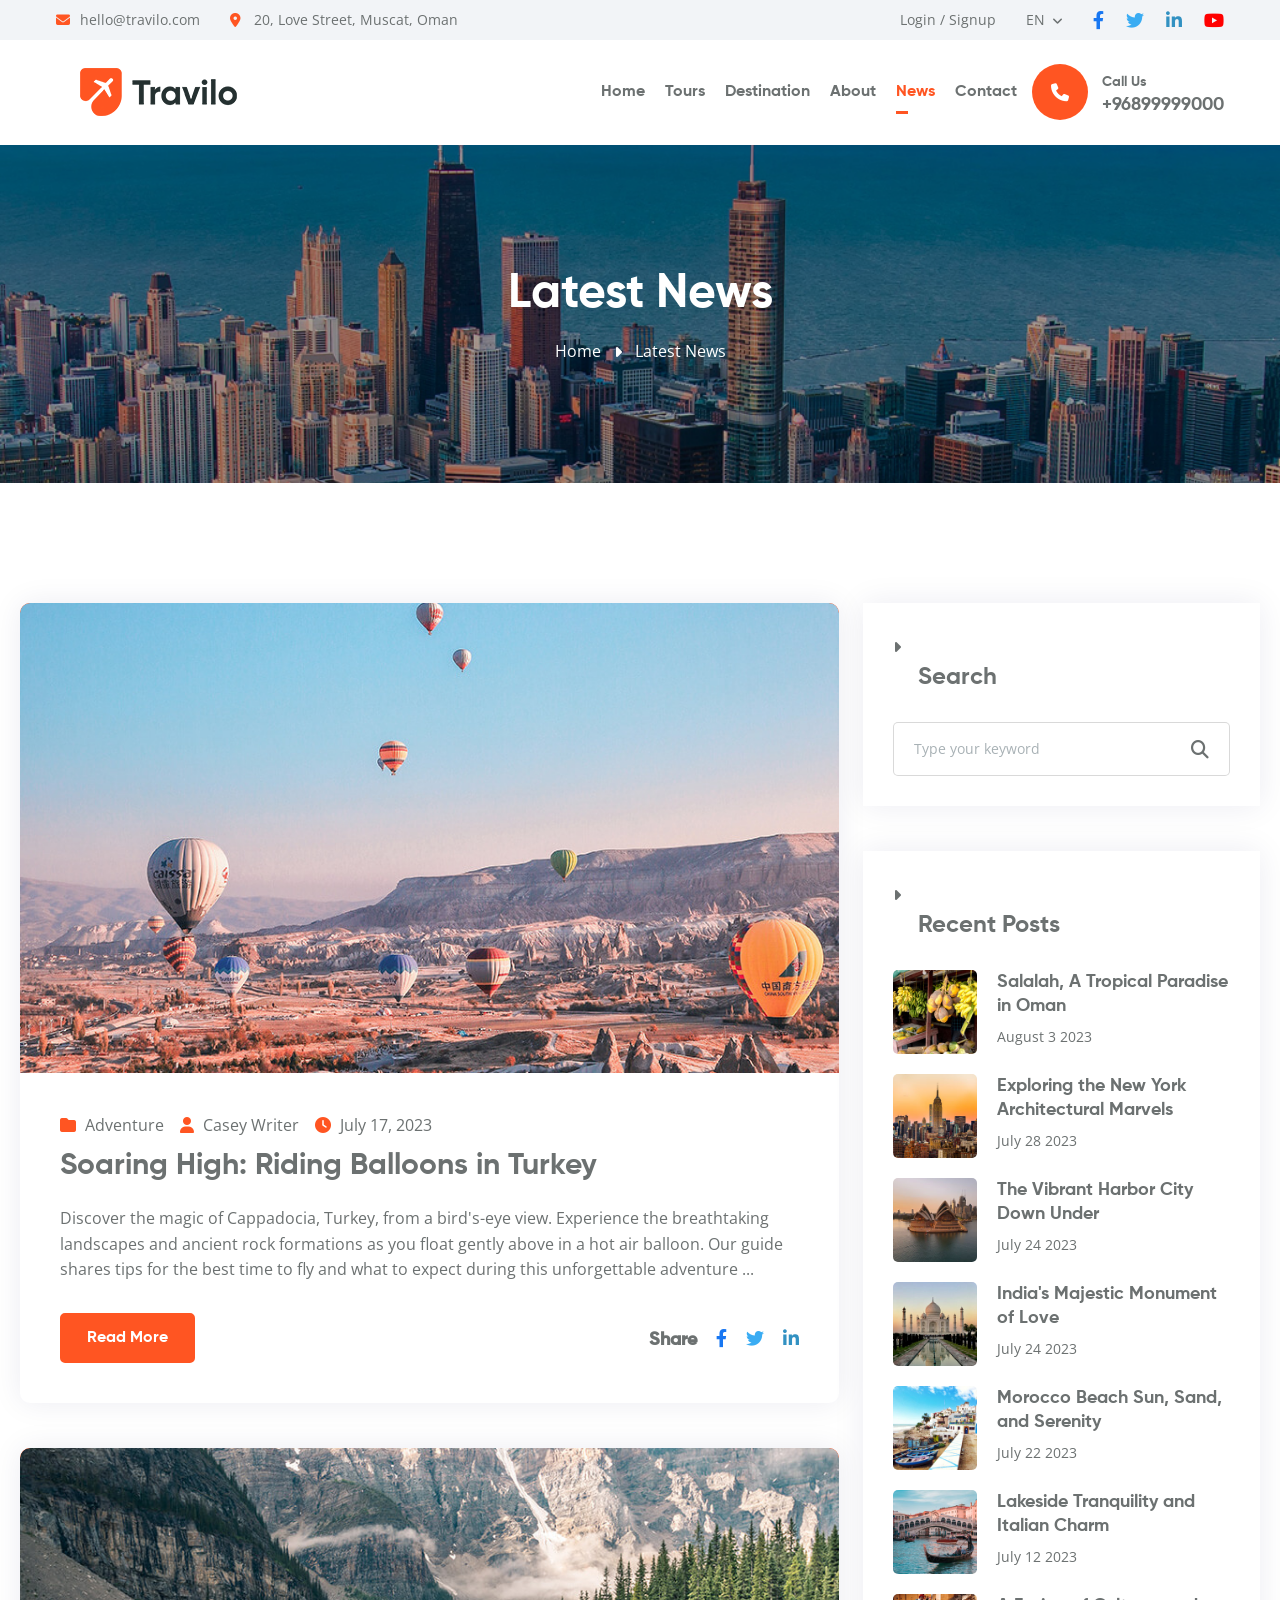
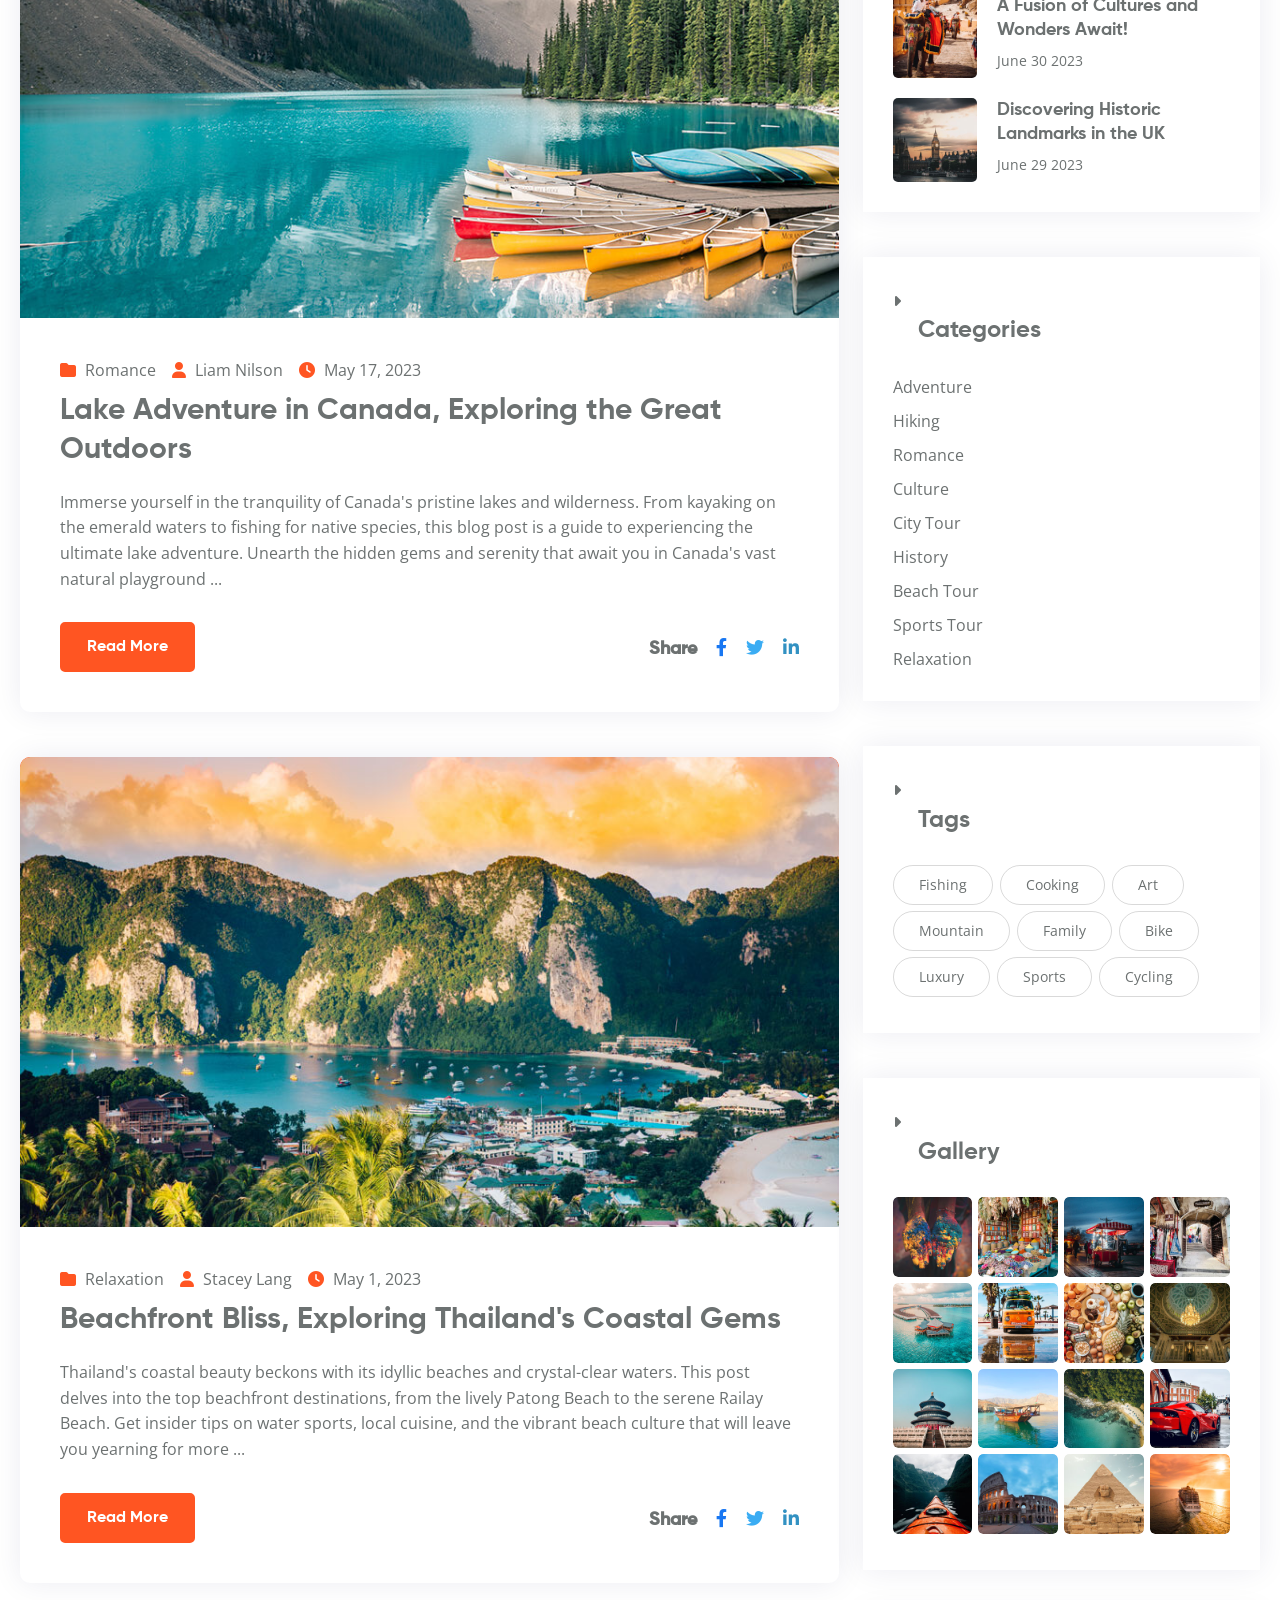
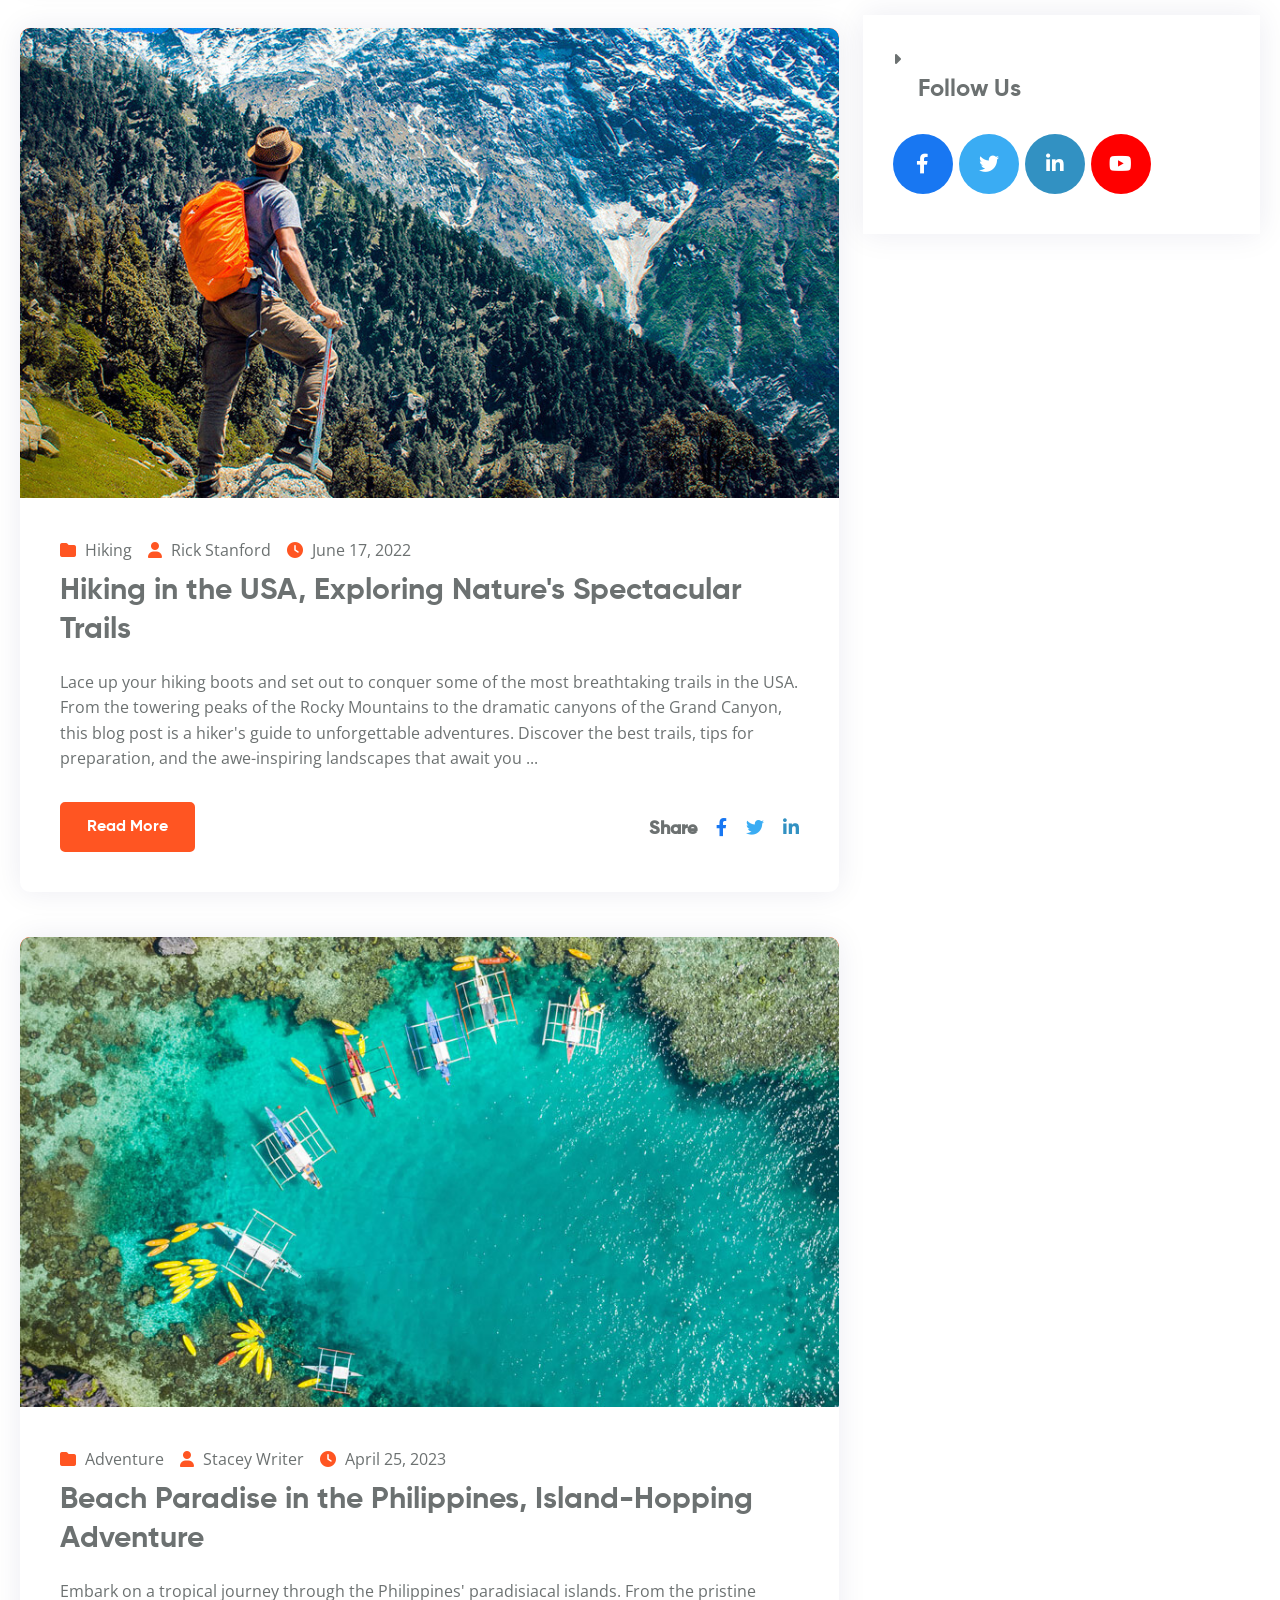
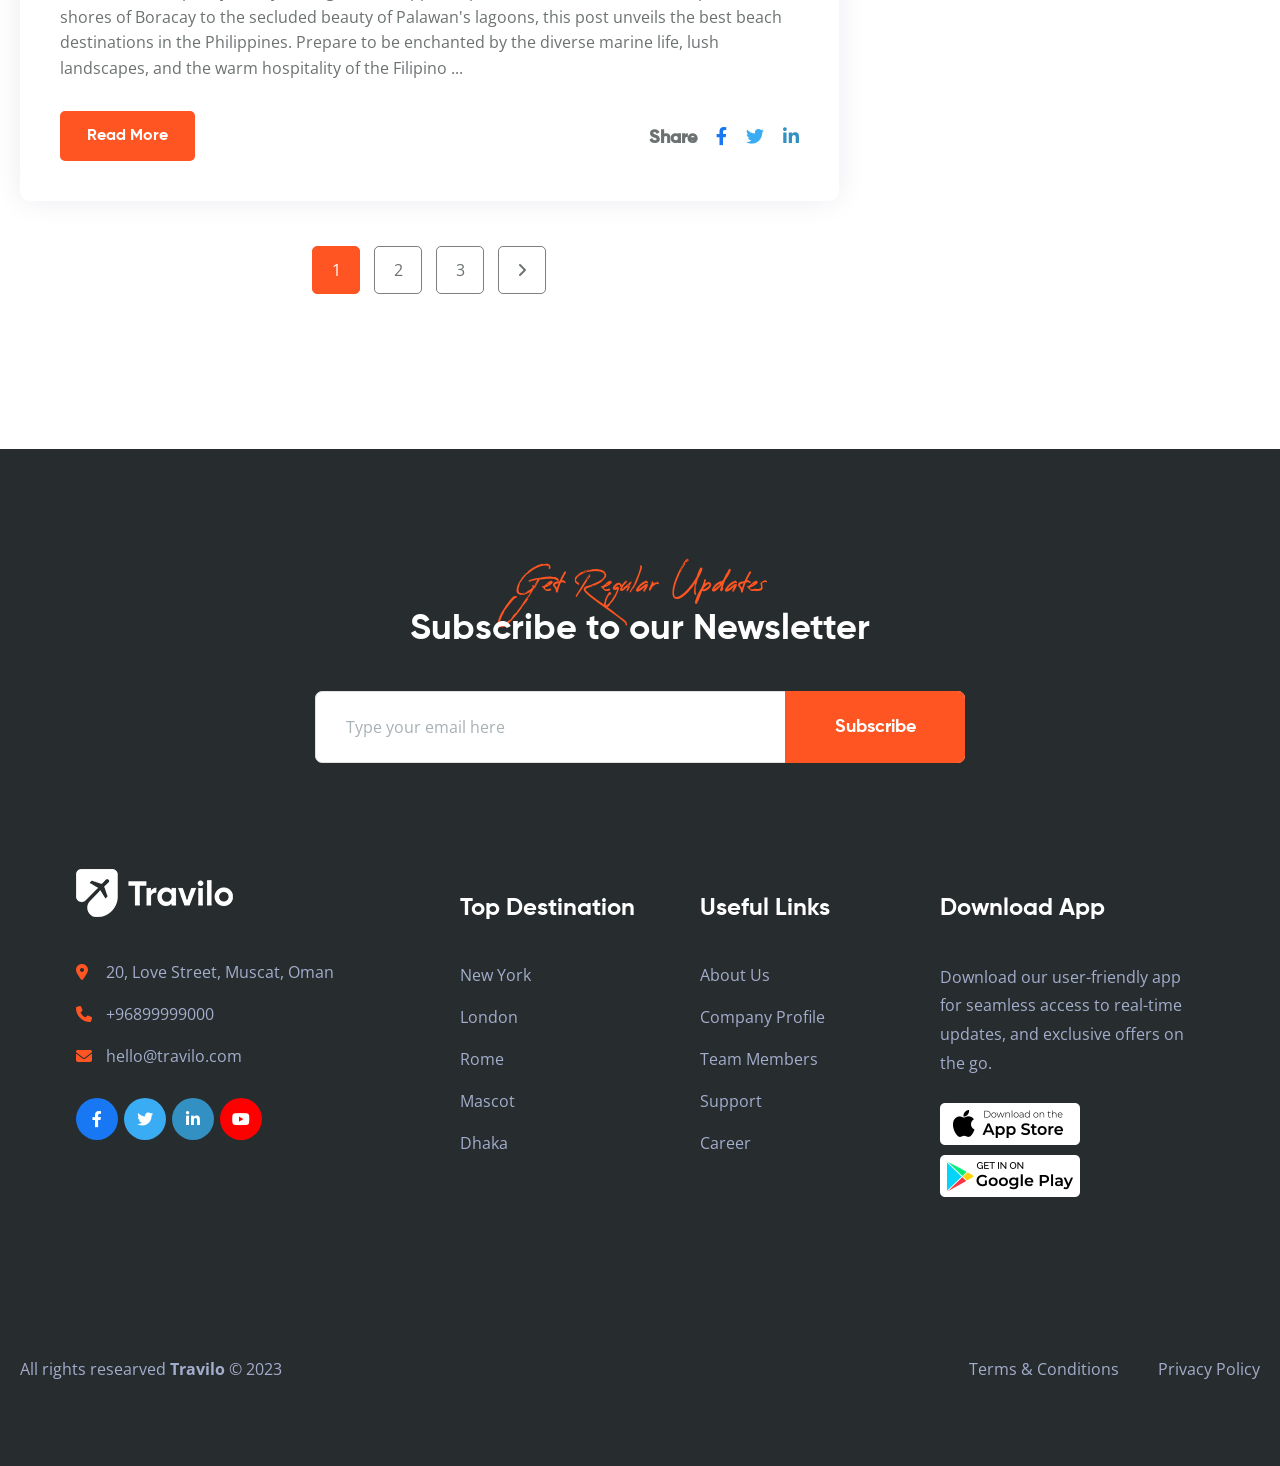
<file: frontend-main-template/blog.html>
<!DOCTYPE html>
<html lang="en">
  <head>
    <meta charset="utf-8" />
    <!-- Responsive -->
    <meta http-equiv="X-UA-Compatible" content="IE=edge" />
    <meta name="viewport" content="width=device-width, initial-scale=1.0" />

    <title>Travilo - Latest News</title>

    <link
      href="assets/images/favicon.png"
      rel="shortcut icon"
      type="image/x-icon"
    />

    <!-- Google Fonts -->
    <link rel="preconnect" href="https://fonts.googleapis.com/" />
    <link rel="preconnect" href="https://fonts.gstatic.com/" crossorigin />
    <link
      href="https://fonts.googleapis.com/css2?family=Open+Sans&amp;display=swap"
      rel="stylesheet"
    />

    <!-- Stylesheets -->
    <link href="assets/css/lib/bootstrap/bootstrap.min.css" rel="stylesheet" />
    <link
      href="assets/css/lib/fontawesome/css/fontawesome.min.css"
      rel="stylesheet"
    />
    <link href="assets/css/lib/fontawesome/css/brands.css" rel="stylesheet" />
    <link href="assets/css/lib/fontawesome/css/solid.css" rel="stylesheet" />
    <link
      href="assets/css/lib/simple-line-icons/css/simple-line-icons.min.css"
      rel="stylesheet"
    />
    <link
      href="assets/css/lib/flaticon/css/flaticon.min.css"
      rel="stylesheet"
    />
    <link href="assets/css/lib/animate.min.css" rel="stylesheet" />
    <link href="assets/css/lib/slick.min.css" rel="stylesheet" />
    <link href="assets/css/lib/swiper.min.css" rel="stylesheet" />
    <link href="assets/css/lib/jquery-ui.min.css" rel="stylesheet" />
    <link href="assets/css/lib/jquery.fancybox.min.css" rel="stylesheet" />
    <link href="assets/css/custom-animate.css" rel="stylesheet" />
    <link href="assets/css/style.css" rel="stylesheet" />
    <link href="assets/css/responsive.css" rel="stylesheet" />
  </head>

  <body>
    <div class="page-wrapper">
      <!-- Preloader -->
      <div class="loader-wrap">
        <div class="preloader">
          <div class="preloader-close">x</div>
          <div id="handle-preloader" class="handle-preloader">
            <div class="animation-preloader">
              <div class="txt-loading">
                <span data-text-preloader="T" class="letters-loading">T</span>
                <span data-text-preloader="R" class="letters-loading">R</span>
                <span data-text-preloader="A" class="letters-loading">A</span>
                <span data-text-preloader="V" class="letters-loading">V</span>
                <span data-text-preloader="I" class="letters-loading">I</span>
                <span data-text-preloader="L" class="letters-loading">L</span>
                <span data-text-preloader="O" class="letters-loading">O</span>
              </div>
            </div>
          </div>
        </div>
      </div>
      <!-- Preloader End -->

      <!-- Main Header-->
      <header class="main-header header-style-two">
        <div class="header-top">
          <div class="auto-container">
            <div class="inner clearfix">
              <div class="top-left clearfix">
                <ul class="info clearfix">
                  <li>
                    <i class="icon fa fa-envelope"></i>
                    <a href="mailto:hello@travilo.com">hello@travilo.com</a>
                  </li>
                  <li>
                    <i class="icon fa fa-map-marker-alt"></i>
                    <a href="#">20, Love Street, Muscat, Oman</a>
                  </li>
                </ul>
              </div>
              <div class="top-right clearfix">
                <div class="login"><a href="#">Login / Signup</a></div>
                <div class="lang-box">
                  <div class="lang-btn clearfix">
                    <span class="txt">En</span
                    ><span class="icon far fa-angle-down"></span>
                  </div>
                  <ul class="lang-list">
                    <li><a href="#">Tur</a></li>
                    <li><a href="#">Esp</a></li>
                    <li><a href="#">Rus</a></li>
                    <li><a href="#">Hin</a></li>
                  </ul>
                </div>
                <div class="social">
                  <ul class="social-links clearfix">
                    <li>
                      <a href="#" class="facebook"
                        ><i class="fab fa-facebook-f"></i
                      ></a>
                    </li>
                    <li>
                      <a href="#" class="twitter"
                        ><i class="fab fa-twitter"></i
                      ></a>
                    </li>
                    <li>
                      <a href="#" class="linkedin"
                        ><i class="fab fa-linkedin-in"></i
                      ></a>
                    </li>
                    <li>
                      <a href="#" class="youtube"
                        ><i class="fab fa-youtube"></i
                      ></a>
                    </li>
                  </ul>
                </div>
              </div>
            </div>
          </div>
        </div>
        <!-- Header Upper -->
        <div class="header-upper">
          <div class="auto-container">
            <!-- Main Box -->
            <div class="main-box clearfix">
              <!--Logo-->
              <div class="logo-box">
                <div class="logo">
                  <a href="index.html" title="Travilo"
                    ><img src="assets/images/logo.png" alt="" title="Travilo"
                  /></a>
                </div>
              </div>

              <div class="outer clearfix">
                <div class="nav-box clearfix">
                  <!--Nav Outer-->
                  <div class="nav-outer clearfix">
                    <nav class="main-menu">
                      <ul class="navigation clearfix">
                        <li class="dropdown">
                          <a href="index.html">Home</a>
                          <ul>
                            <li><a href="index.html">Home 01</a></li>
                            <li><a href="index-2.html">Home 02</a></li>
                          </ul>
                        </li>
                        <li class="dropdown">
                          <a href="tour-list.html">Tours</a>
                          <ul>
                            <li><a href="tour-list.html">Tours List</a></li>
                            <li>
                              <a href="tour-packages.html">Tour Packages</a>
                            </li>
                            <li><a href="tour-single.html">Tour Details</a></li>
                            <li><a href="activities.html">Activities</a></li>
                            <li>
                              <a href="activity-single.html"
                                >Activity Details</a
                              >
                            </li>
                          </ul>
                        </li>
                        <li class="dropdown">
                          <a href="destinations.html">Destination</a>
                          <ul>
                            <li>
                              <a href="destinations.html">All Destinations</a>
                            </li>
                            <li>
                              <a href="destination-single.html"
                                >Destination Single</a
                              >
                            </li>
                            <li><a href="hotels.html">Hotels</a></li>
                            <li>
                              <a href="hotel-single.html">Hotel Details</a>
                            </li>
                          </ul>
                        </li>
                        <li><a href="about.html">About</a></li>
                        <li class="current dropdown">
                          <a href="blog.html">News</a>
                          <ul>
                            <li><a href="blog.html">Our Blog</a></li>
                            <li><a href="blog-single.html">Blog Details</a></li>
                          </ul>
                        </li>
                        <li><a href="contact.html">Contact</a></li>
                      </ul>
                    </nav>
                    <!-- Main Menu End-->
                  </div>
                  <!--Nav Outer End-->
                </div>

                <div class="links-box clearfix">
                  <div class="link call-to">
                    <a href="tel:+96899999000"
                      ><i class="icon fa-solid fa-phone"></i> Call Us
                      <span class="nmbr">+96899999000</span></a
                    >
                  </div>
                </div>

                <!-- Hidden Nav Toggler -->
                <div class="nav-toggler">
                  <button class="hidden-bar-opener">
                    <span class="icon"
                      ><img src="assets/images/icons/menu-icon.svg" alt=""
                    /></span>
                  </button>
                </div>
              </div>
            </div>
          </div>
        </div>
        <!-- End Header Upper -->
      </header>
      <!--End Main Header -->

      <!--Menu Backdrop-->
      <div class="menu-backdrop"></div>

      <!-- Hidden Navigation Bar -->
      <div class="hidden-bar">
        <!-- Hidden Bar Wrapper -->
        <div class="hidden-bar-wrapper">
          <div class="hidden-bar-closer">
            <span class="icon"></span>
              <svg class="icon-close" role="presentation" viewBox="0 0 16 14">
                <path
                  d="M15 0L1 14m14 0L1 0"
                  stroke="currentColor"
                  fill="none"
                  fill-rule="evenodd"
                ></path></svg></span>
          </div>
          <div class="nav-logo-box">
            <!-- logo will be copied here ! -->
          </div>
          <!-- .Side-menu -->
          <nav class="side-menu">
            <!-- main-menu will be copied here! -->
          </nav>
          <!-- .side-menu -->

          <div class="links-box clearfix">
            <div class="clearfix">
              <div class="link">
                <a href="contact.html" class="theme-btn btn-style-one"
                  ><span>Login / Signup</span></a
                >
              </div>
            </div>
          </div>
        </div>
        <!-- / Hidden Bar Wrapper -->
      </div>
      <!-- / Hidden Bar -->

      <!-- Banner Section -->
      <section class="inner-banner">
        <div
          class="image-layer"
          style="
            background-image: url(assets/images/resources/featured/banner-5.jpg);
          "
        ></div>
        <div class="auto-container">
          <div class="content-box">
            <h1>Latest News</h1>
            <div class="bread-crumb">
              <ul class="clearfix">
                <li><a href="index.html">Home</a></li>
                <li class="current">Latest News</li>
              </ul>
            </div>
          </div>
        </div>
      </section>
      <!--End Banner Section -->

      <!--Sidebar Container-->
      <div class="sidebar-container blog-page">
        <div class="auto-container">
          <div class="row clearfix">
            <!--Content Side-->
            <div class="content-side col-xl-8 col-lg-7 col-md-12 col-sm-12">
              <div class="content-inner">
                <div class="news">
                  <!--Block-->
                  <div
                    class="news-block-three wow fadeInUp"
                    data-wow-duration="1500ms"
                    data-wow-delay="0ms"
                  >
                    <div class="inner-box">
                      <div class="image-box">
                        <a href="blog-single.html"
                          ><img
                            src="assets/images/resources/posts/featured-image-3.jpg"
                            alt="Balloons"
                        /></a>
                      </div>
                      <div class="lower-box">
                        <ul class="info clearfix">
                          <li>
                            <a href="#"
                              ><i class="fa-solid fa-folder"></i> Adventure</a
                            >
                          </li>
                          <li>
                            <a href="#"
                              ><i class="fa-solid fa-user"></i> Casey Writer</a
                            >
                          </li>
                          <li>
                            <a href="#"
                              ><i class="fa-solid fa-clock"></i> July 17,
                              2023</a
                            >
                          </li>
                        </ul>
                        <h3>
                          <a href="blog-single.html"
                            >Soaring High: Riding Balloons in Turkey</a
                          >
                        </h3>
                        <div class="travilo-text">
                          Discover the magic of Cappadocia, Turkey, from a
                          bird's-eye view. Experience the breathtaking
                          landscapes and ancient rock formations as you float
                          gently above in a hot air balloon. Our guide shares
                          tips for the best time to fly and what to expect
                          during this unforgettable adventure ...
                        </div>
                        <div class="more-links clearfix">
                          <div class="more">
                            <a
                              href="blog-single.html"
                              class="theme-btn btn-style-two"
                              ><span>Read More</span></a
                            >
                          </div>
                          <div class="social">
                            <strong>Share</strong>
                            <a href="#" class="facebook"
                              ><i class="fab fa-facebook-f"></i
                            ></a>
                            <a href="#" class="twitter"
                              ><i class="fab fa-twitter"></i
                            ></a>
                            <a href="#" class="linkedin"
                              ><i class="fab fa-linkedin-in"></i
                            ></a>
                          </div>
                        </div>
                      </div>
                    </div>
                  </div>

                  <!--Block-->
                  <div
                    class="news-block-three wow fadeInUp"
                    data-wow-duration="1500ms"
                    data-wow-delay="0ms"
                  >
                    <div class="inner-box">
                      <div class="image-box">
                        <a href="blog-single.html"
                          ><img
                            src="assets/images/resources/posts/featured-image-4.jpg"
                            alt="Kayaking"
                        /></a>
                      </div>
                      <div class="lower-box">
                        <ul class="info clearfix">
                          <li>
                            <a href="#"
                              ><i class="fa-solid fa-folder"></i> Romance</a
                            >
                          </li>
                          <li>
                            <a href="#"
                              ><i class="fa-solid fa-user"></i> Liam Nilson</a
                            >
                          </li>
                          <li>
                            <a href="#"
                              ><i class="fa-solid fa-clock"></i> May 17, 2023</a
                            >
                          </li>
                        </ul>
                        <h3>
                          <a href="blog-single.html"
                            >Lake Adventure in Canada, Exploring the Great
                            Outdoors</a
                          >
                        </h3>
                        <div class="travilo-text">
                          Immerse yourself in the tranquility of Canada's
                          pristine lakes and wilderness. From kayaking on the
                          emerald waters to fishing for native species, this
                          blog post is a guide to experiencing the ultimate lake
                          adventure. Unearth the hidden gems and serenity that
                          await you in Canada's vast natural playground ...
                        </div>
                        <div class="more-links clearfix">
                          <div class="more">
                            <a
                              href="blog-single.html"
                              class="theme-btn btn-style-two"
                              ><span>Read More</span></a
                            >
                          </div>
                          <div class="social">
                            <strong>Share</strong>
                            <a href="#" class="facebook"
                              ><i class="fab fa-facebook-f"></i
                            ></a>
                            <a href="#" class="twitter"
                              ><i class="fab fa-twitter"></i
                            ></a>
                            <a href="#" class="linkedin"
                              ><i class="fab fa-linkedin-in"></i
                            ></a>
                          </div>
                        </div>
                      </div>
                    </div>
                  </div>

                  <!--Block-->
                  <div
                    class="news-block-three wow fadeInUp"
                    data-wow-duration="1500ms"
                    data-wow-delay="0ms"
                  >
                    <div class="inner-box">
                      <div class="image-box">
                        <a href="blog-single.html"
                          ><img
                            src="assets/images/resources/posts/featured-image-5.jpg"
                            alt="Thailand Beaches"
                        /></a>
                      </div>
                      <div class="lower-box">
                        <ul class="info clearfix">
                          <li>
                            <a href="#"
                              ><i class="fa-solid fa-folder"></i> Relaxation</a
                            >
                          </li>
                          <li>
                            <a href="#"
                              ><i class="fa-solid fa-user"></i> Stacey Lang</a
                            >
                          </li>
                          <li>
                            <a href="#"
                              ><i class="fa-solid fa-clock"></i> May 1, 2023</a
                            >
                          </li>
                        </ul>
                        <h3>
                          <a href="blog-single.html"
                            >Beachfront Bliss, Exploring Thailand's Coastal
                            Gems</a
                          >
                        </h3>
                        <div class="travilo-text">
                          Thailand's coastal beauty beckons with its idyllic
                          beaches and crystal-clear waters. This post delves
                          into the top beachfront destinations, from the lively
                          Patong Beach to the serene Railay Beach. Get insider
                          tips on water sports, local cuisine, and the vibrant
                          beach culture that will leave you yearning for more
                          ...
                        </div>
                        <div class="more-links clearfix">
                          <div class="more">
                            <a
                              href="blog-single.html"
                              class="theme-btn btn-style-two"
                              ><span>Read More</span></a
                            >
                          </div>
                          <div class="social">
                            <strong>Share</strong>
                            <a href="#" class="facebook"
                              ><i class="fab fa-facebook-f"></i
                            ></a>
                            <a href="#" class="twitter"
                              ><i class="fab fa-twitter"></i
                            ></a>
                            <a href="#" class="linkedin"
                              ><i class="fab fa-linkedin-in"></i
                            ></a>
                          </div>
                        </div>
                      </div>
                    </div>
                  </div>

                  <!--Block-->
                  <div
                    class="news-block-three wow fadeInUp"
                    data-wow-duration="1500ms"
                    data-wow-delay="0ms"
                  >
                    <div class="inner-box">
                      <div class="image-box">
                        <a href="blog-single.html"
                          ><img
                            src="assets/images/resources/posts/featured-image-2.jpg"
                            alt="Hiking"
                        /></a>
                      </div>
                      <div class="lower-box">
                        <ul class="info clearfix">
                          <li>
                            <a href="#"
                              ><i class="fa-solid fa-folder"></i> Hiking</a
                            >
                          </li>
                          <li>
                            <a href="#"
                              ><i class="fa-solid fa-user"></i> Rick Stanford</a
                            >
                          </li>
                          <li>
                            <a href="#"
                              ><i class="fa-solid fa-clock"></i> June 17,
                              2022</a
                            >
                          </li>
                        </ul>
                        <h3>
                          <a href="blog-single.html"
                            >Hiking in the USA, Exploring Nature's Spectacular
                            Trails</a
                          >
                        </h3>
                        <div class="travilo-text">
                          Lace up your hiking boots and set out to conquer some
                          of the most breathtaking trails in the USA. From the
                          towering peaks of the Rocky Mountains to the dramatic
                          canyons of the Grand Canyon, this blog post is a
                          hiker's guide to unforgettable adventures. Discover
                          the best trails, tips for preparation, and the
                          awe-inspiring landscapes that await you ...
                        </div>
                        <div class="more-links clearfix">
                          <div class="more">
                            <a
                              href="blog-single.html"
                              class="theme-btn btn-style-two"
                              ><span>Read More</span></a
                            >
                          </div>
                          <div class="social">
                            <strong>Share</strong>
                            <a href="#" class="facebook"
                              ><i class="fab fa-facebook-f"></i
                            ></a>
                            <a href="#" class="twitter"
                              ><i class="fab fa-twitter"></i
                            ></a>
                            <a href="#" class="linkedin"
                              ><i class="fab fa-linkedin-in"></i
                            ></a>
                          </div>
                        </div>
                      </div>
                    </div>
                  </div>

                  <!--Block-->
                  <div
                    class="news-block-three wow fadeInUp"
                    data-wow-duration="1500ms"
                    data-wow-delay="0ms"
                  >
                    <div class="inner-box">
                      <div class="image-box">
                        <a href="blog-single.html"
                          ><img
                            src="assets/images/resources/posts/featured-image-1.jpg"
                            alt="Phillipines Beaches"
                        /></a>
                      </div>
                      <div class="lower-box">
                        <ul class="info clearfix">
                          <li>
                            <a href="#"
                              ><i class="fa-solid fa-folder"></i> Adventure</a
                            >
                          </li>
                          <li>
                            <a href="#"
                              ><i class="fa-solid fa-user"></i> Stacey Writer</a
                            >
                          </li>
                          <li>
                            <a href="#"
                              ><i class="fa-solid fa-clock"></i> April 25,
                              2023</a
                            >
                          </li>
                        </ul>
                        <h3>
                          <a href="blog-single.html"
                            >Beach Paradise in the Philippines, Island-Hopping
                            Adventure</a
                          >
                        </h3>
                        <div class="travilo-text">
                          Embark on a tropical journey through the Philippines'
                          paradisiacal islands. From the pristine shores of
                          Boracay to the secluded beauty of Palawan's lagoons,
                          this post unveils the best beach destinations in the
                          Philippines. Prepare to be enchanted by the diverse
                          marine life, lush landscapes, and the warm hospitality
                          of the Filipino ...
                        </div>
                        <div class="more-links clearfix">
                          <div class="more">
                            <a
                              href="blog-single.html"
                              class="theme-btn btn-style-two"
                              ><span>Read More</span></a
                            >
                          </div>
                          <div class="social">
                            <strong>Share</strong>
                            <a href="#" class="facebook"
                              ><i class="fab fa-facebook-f"></i
                            ></a>
                            <a href="#" class="twitter"
                              ><i class="fab fa-twitter"></i
                            ></a>
                            <a href="#" class="linkedin"
                              ><i class="fab fa-linkedin-in"></i
                            ></a>
                          </div>
                        </div>
                      </div>
                    </div>
                  </div>
                </div>

                <div class="styled-pagination centered">
                  <ul class="clearfix">
                    <li class="active"><a href="#">1</a></li>
                    <li><a href="#">2</a></li>
                    <li><a href="#">3</a></li>
                    <li>
                      <a href="#"><i class="fa-solid fa-angle-right"></i></a>
                    </li>
                  </ul>
                </div>
              </div>
            </div>

            <!--Sidebar Side-->
            <div class="sidebar-side col-xl-4 col-lg-5 col-md-12 col-sm-12">
              <div class="sidebar-inner">
                <!--Widget-->
                <div class="sb-widget search-widget">
                  <div class="w-inner">
                    <div class="s-title">
                      <i class="fa-solid fa-caret-right"></i>
                      <h4>Search</h4>
                    </div>
                    <form
                      method="post"
                      action="https://tech-taqwa.com/html/contact.html"
                    >
                      <div class="form-group">
                        <input
                          type="search"
                          name="search-field"
                          value=""
                          placeholder="Type your keyword"
                          required
                        />
                        <button type="submit">
                          <span class="icon fa fa-search"></span>
                        </button>
                      </div>
                    </form>
                  </div>
                </div>

                <!--Widget-->
                <div class="sb-widget posts-widget">
                  <div class="w-inner">
                    <div class="s-title">
                      <i class="fa-solid fa-caret-right"></i>
                      <h4>Recent Posts</h4>
                    </div>
                    <div class="posts">
                      <div class="post">
                        <div class="post-thumb">
                          <a href="blog-single.html"
                            ><img
                              src="assets/images/resources/gallery/oman-12-thumb.jpg"
                              alt="Salalah"
                          /></a>
                        </div>
                        <div class="travilo-text">
                          <a href="blog-single.html"
                            >Salalah, A Tropical Paradise in Oman</a
                          >
                        </div>
                        <div class="post-info">August 3 2023</div>
                      </div>
                      <div class="post">
                        <div class="post-thumb">
                          <a href="blog-single.html"
                            ><img
                              src="assets/images/resources/gallery/gallery-thumb-1.jpg"
                              alt="New York"
                          /></a>
                        </div>
                        <div class="travilo-text">
                          <a href="blog-single.html"
                            >Exploring the New York Architectural Marvels</a
                          >
                        </div>
                        <div class="post-info">July 28 2023</div>
                      </div>
                      <div class="post">
                        <div class="post-thumb">
                          <a href="blog-single.html"
                            ><img
                              src="assets/images/resources/gallery/gallery-thumb-2.jpg"
                              alt="Sydney"
                          /></a>
                        </div>
                        <div class="travilo-text">
                          <a href="blog-single.html"
                            >The Vibrant Harbor City Down Under</a
                          >
                        </div>
                        <div class="post-info">July 24 2023</div>
                      </div>
                      <div class="post">
                        <div class="post-thumb">
                          <a href="blog-single.html"
                            ><img
                              src="assets/images/resources/gallery/gallery-thumb-3.jpg"
                              alt="India"
                          /></a>
                        </div>
                        <div class="travilo-text">
                          <a href="blog-single.html"
                            >India's Majestic Monument of Love</a
                          >
                        </div>
                        <div class="post-info">July 24 2023</div>
                      </div>
                      <div class="post">
                        <div class="post-thumb">
                          <a href="blog-single.html"
                            ><img
                              src="assets/images/resources/gallery/gallery-thumb-4.jpg"
                              alt="Morocco"
                          /></a>
                        </div>
                        <div class="travilo-text">
                          <a href="blog-single.html"
                            >Morocco Beach Sun, Sand, and Serenity</a
                          >
                        </div>
                        <div class="post-info">July 22 2023</div>
                      </div>
                      <div class="post">
                        <div class="post-thumb">
                          <a href="blog-single.html"
                            ><img
                              src="assets/images/resources/gallery/gallery-thumb-5.jpg"
                              alt="Italy"
                          /></a>
                        </div>
                        <div class="travilo-text">
                          <a href="blog-single.html"
                            >Lakeside Tranquility and Italian Charm</a
                          >
                        </div>
                        <div class="post-info">July 12 2023</div>
                      </div>
                      <div class="post">
                        <div class="post-thumb">
                          <a href="blog-single.html"
                            ><img
                              src="assets/images/resources/gallery/gallery-thumb-6.jpg"
                              alt="India"
                          /></a>
                        </div>
                        <div class="travilo-text">
                          <a href="blog-single.html"
                            >A Fusion of Cultures and Wonders Await!</a
                          >
                        </div>
                        <div class="post-info">June 30 2023</div>
                      </div>
                      <div class="post">
                        <div class="post-thumb">
                          <a href="blog-single.html"
                            ><img
                              src="assets/images/resources/gallery/gallery-thumb-7.jpg"
                              alt="London"
                          /></a>
                        </div>
                        <div class="travilo-text">
                          <a href="blog-single.html"
                            >Discovering Historic Landmarks in the UK</a
                          >
                        </div>
                        <div class="post-info">June 29 2023</div>
                      </div>
                    </div>
                  </div>
                </div>

                <!--Widget-->
                <div class="sb-widget links-widget">
                  <div class="w-inner">
                    <div class="s-title">
                      <i class="fa-solid fa-caret-right"></i>
                      <h4>Categories</h4>
                    </div>
                    <ul>
                      <li><a href="#">Adventure</a></li>
                      <li><a href="#">Hiking</a></li>
                      <li><a href="#">Romance</a></li>
                      <li><a href="#">Culture</a></li>
                      <li><a href="#">City Tour</a></li>
                      <li><a href="#">History</a></li>
                      <li><a href="#">Beach Tour</a></li>
                      <li><a href="#">Sports Tour</a></li>
                      <li><a href="#">Relaxation</a></li>
                    </ul>
                  </div>
                </div>

                <!--Widget-->
                <div class="sb-widget tags-widget">
                  <div class="w-inner">
                    <div class="s-title">
                      <i class="fa-solid fa-caret-right"></i>
                      <h4>Tags</h4>
                    </div>
                    <ul>
                      <li><a href="#">Fishing</a></li>
                      <li><a href="#">Cooking</a></li>
                      <li><a href="#">Art</a></li>
                      <li><a href="#">Mountain</a></li>
                      <li><a href="#">Family</a></li>
                      <li><a href="#">Bike</a></li>
                      <li><a href="#">Luxury</a></li>
                      <li><a href="#">Sports</a></li>
                      <li><a href="#">Cycling</a></li>
                    </ul>
                  </div>
                </div>

                <!--Widget-->
                <div class="sb-widget gallery-widget">
                  <div class="w-inner">
                    <div class="s-title">
                      <i class="fa-solid fa-caret-right"></i>
                      <h4>Gallery</h4>
                    </div>
                    <ul class="clearfix">
                      <li>
                        <div class="image">
                          <a
                            href="assets/images/resources/gallery/gallery-1.jpg"
                            class="lightbox-image"
                            data-fancybox="SbGallery"
                            ><img
                              src="assets/images/resources/gallery/gallery-1-thumb.jpg"
                              alt=""
                          /></a>
                        </div>
                      </li>
                      <li>
                        <div class="image">
                          <a
                            href="assets/images/resources/gallery/gallery-2.jpg"
                            class="lightbox-image"
                            data-fancybox="SbGallery"
                            ><img
                              src="assets/images/resources/gallery/gallery-2-thumb.jpg"
                              alt=""
                          /></a>
                        </div>
                      </li>
                      <li>
                        <div class="image">
                          <a
                            href="assets/images/resources/gallery/gallery-3.jpg"
                            class="lightbox-image"
                            data-fancybox="SbGallery"
                            ><img
                              src="assets/images/resources/gallery/gallery-3-thumb.jpg"
                              alt=""
                          /></a>
                        </div>
                      </li>
                      <li>
                        <div class="image">
                          <a
                            href="assets/images/resources/gallery/gallery-4.jpg"
                            class="lightbox-image"
                            data-fancybox="SbGallery"
                            ><img
                              src="assets/images/resources/gallery/gallery-4-thumb.jpg"
                              alt=""
                          /></a>
                        </div>
                      </li>
                      <li>
                        <div class="image">
                          <a
                            href="assets/images/resources/gallery/gallery-5.jpg"
                            class="lightbox-image"
                            data-fancybox="SbGallery"
                            ><img
                              src="assets/images/resources/gallery/gallery-5-thumb.jpg"
                              alt=""
                          /></a>
                        </div>
                      </li>
                      <li>
                        <div class="image">
                          <a
                            href="assets/images/resources/gallery/gallery-6.jpg"
                            class="lightbox-image"
                            data-fancybox="SbGallery"
                            ><img
                              src="assets/images/resources/gallery/gallery-6-thumb.jpg"
                              alt=""
                          /></a>
                        </div>
                      </li>
                      <li>
                        <div class="image">
                          <a
                            href="assets/images/resources/gallery/gallery-7.jpg"
                            class="lightbox-image"
                            data-fancybox="SbGallery"
                            ><img
                              src="assets/images/resources/gallery/gallery-7-thumb.jpg"
                              alt=""
                          /></a>
                        </div>
                      </li>
                      <li>
                        <div class="image">
                          <a
                            href="assets/images/resources/gallery/gallery-8.jpg"
                            class="lightbox-image"
                            data-fancybox="SbGallery"
                            ><img
                              src="assets/images/resources/gallery/gallery-8-thumb.jpg"
                              alt=""
                          /></a>
                        </div>
                      </li>
                      <li>
                        <div class="image">
                          <a
                            href="assets/images/resources/gallery/gallery-9.jpg"
                            class="lightbox-image"
                            data-fancybox="SbGallery"
                            ><img
                              src="assets/images/resources/gallery/gallery-9-thumb.jpg"
                              alt=""
                          /></a>
                        </div>
                      </li>
                      <li>
                        <div class="image">
                          <a
                            href="assets/images/resources/gallery/gallery-10.jpg"
                            class="lightbox-image"
                            data-fancybox="SbGallery"
                            ><img
                              src="assets/images/resources/gallery/gallery-10-thumb.jpg"
                              alt=""
                          /></a>
                        </div>
                      </li>
                      <li>
                        <div class="image">
                          <a
                            href="assets/images/resources/gallery/gallery-11.jpg"
                            class="lightbox-image"
                            data-fancybox="SbGallery"
                            ><img
                              src="assets/images/resources/gallery/gallery-11-thumb.jpg"
                              alt=""
                          /></a>
                        </div>
                      </li>
                      <li>
                        <div class="image">
                          <a
                            href="assets/images/resources/gallery/gallery-12.jpg"
                            class="lightbox-image"
                            data-fancybox="SbGallery"
                            ><img
                              src="assets/images/resources/gallery/gallery-12-thumb.jpg"
                              alt=""
                          /></a>
                        </div>
                      </li>
                      <li>
                        <div class="image">
                          <a
                            href="assets/images/resources/gallery/gallery-13.jpg"
                            class="lightbox-image"
                            data-fancybox="SbGallery"
                            ><img
                              src="assets/images/resources/gallery/gallery-13-thumb.jpg"
                              alt=""
                          /></a>
                        </div>
                      </li>
                      <li>
                        <div class="image">
                          <a
                            href="assets/images/resources/gallery/gallery-14.jpg"
                            class="lightbox-image"
                            data-fancybox="SbGallery"
                            ><img
                              src="assets/images/resources/gallery/gallery-14-thumb.jpg"
                              alt=""
                          /></a>
                        </div>
                      </li>
                      <li>
                        <div class="image">
                          <a
                            href="assets/images/resources/gallery/gallery-15.jpg"
                            class="lightbox-image"
                            data-fancybox="SbGallery"
                            ><img
                              src="assets/images/resources/gallery/gallery-15-thumb.jpg"
                              alt=""
                          /></a>
                        </div>
                      </li>
                      <li>
                        <div class="image">
                          <a
                            href="assets/images/resources/gallery/gallery-16.jpg"
                            class="lightbox-image"
                            data-fancybox="SbGallery"
                            ><img
                              src="assets/images/resources/gallery/gallery-16-thumb.jpg"
                              alt=""
                          /></a>
                        </div>
                      </li>
                    </ul>
                  </div>
                </div>

                <!--Widget-->
                <div class="sb-widget social-widget">
                  <div class="w-inner">
                    <div class="s-title">
                      <i class="fa-solid fa-caret-right"></i>
                      <h4>Follow Us</h4>
                    </div>
                    <ul class="social-links clearfix">
                      <li>
                        <a href="#" class="facebook"
                          ><i class="fab fa-facebook-f"></i
                        ></a>
                      </li>
                      <li>
                        <a href="#" class="twitter"
                          ><i class="fab fa-twitter"></i
                        ></a>
                      </li>
                      <li>
                        <a href="#" class="linkedin"
                          ><i class="fab fa-linkedin-in"></i
                        ></a>
                      </li>
                      <li>
                        <a href="#" class="youtube"
                          ><i class="fab fa-youtube"></i
                        ></a>
                      </li>
                    </ul>
                  </div>
                </div>
              </div>
            </div>
          </div>
        </div>
      </div>

      <!--Main Footer-->
      <footer class="main-footer style-two">
        <div class="upper-section">
          <div class="footer-subscribe">
            <div class="title-box centered">
              <div class="subtitle">Get Regular Updates</div>
              <h2>Subscribe to our Newsletter</h2>
            </div>
            <div class="form-box subscribe-form">
              <form
                method="post"
                action="https://tech-taqwa.com/html/contact.html"
              >
                <div class="form-group">
                  <div class="field-inner">
                    <input
                      type="email"
                      name="email"
                      value=""
                      placeholder="Type your email here"
                      required
                    />
                  </div>
                  <button type="submit" class="theme-btn">
                    <span>Subscribe</span>
                  </button>
                </div>
              </form>
            </div>
          </div>
          <div class="auto-container">
            <div class="content-box">
              <div class="row clearfix">
                <div class="footer-column col-xl-4 col-lg-3 col-md-6 col-sm-12">
                  <div class="footer-widget about-widget">
                    <div class="footer-logo">
                      <a href="index.html" title="Travilo"
                        ><img
                          src="assets/images/logo-white.png"
                          alt=""
                          title="Travilo"
                      /></a>
                    </div>
                    <div class="footer-info">
                      <ul class="info">
                        <li class="address">
                          <a href="#"
                            ><i class="icon fa fa-map-marker-alt"></i> 20, Love
                            Street, Muscat, Oman</a
                          >
                        </li>
                        <li class="phone">
                          <a href="tel:+96899999000"
                            ><i class="icon fa-solid fa-phone"></i>
                            +96899999000</a
                          >
                        </li>
                        <li class="email">
                          <a href="mailto:hello@travilo.com"
                            ><i class="icon fa fa-envelope"></i>
                            hello@travilo.com</a
                          >
                        </li>
                      </ul>
                      <ul class="social-links clearfix">
                        <li>
                          <a href="#" class="facebook"
                            ><i class="fab fa-facebook-f"></i
                          ></a>
                        </li>
                        <li>
                          <a href="#" class="twitter"
                            ><i class="fab fa-twitter"></i
                          ></a>
                        </li>
                        <li>
                          <a href="#" class="linkedin"
                            ><i class="fab fa-linkedin-in"></i
                          ></a>
                        </li>
                        <li>
                          <a href="#" class="youtube"
                            ><i class="fab fa-youtube"></i
                          ></a>
                        </li>
                      </ul>
                    </div>
                  </div>
                </div>
                <div class="col-xl-5 col-lg-6 col-md-6 col-sm-12">
                  <div class="row clearfix">
                    <div class="footer-column col-lg-6 col-md-6 col-sm-12">
                      <div class="footer-widget links-widget">
                        <h4>Top Destination</h4>
                        <div class="links">
                          <ul>
                            <li><a href="#">New York</a></li>
                            <li><a href="#">London</a></li>
                            <li><a href="#">Rome</a></li>
                            <li><a href="#">Mascot</a></li>
                            <li><a href="#">Dhaka</a></li>
                          </ul>
                        </div>
                      </div>
                    </div>

                    <div class="footer-column col-lg-6 col-md-6 col-sm-12">
                      <div class="footer-widget links-widget">
                        <h4>Useful Links</h4>
                        <div class="links">
                          <ul>
                            <li><a href="#">About Us</a></li>
                            <li><a href="#">Company Profile</a></li>
                            <li><a href="#">Team Members</a></li>
                            <li><a href="#">Support</a></li>
                            <li><a href="#">Career</a></li>
                          </ul>
                        </div>
                      </div>
                    </div>
                  </div>
                </div>

                <div class="footer-column col-xl-3 col-lg-3 col-md-6 col-sm-12">
                  <div class="footer-widget app-widget">
                    <h4>Download App</h4>
                    <!--Logo-->
                    <div class="app-info">
                      <p class="travilo-text">
                        Download our user-friendly app for seamless access to
                        real-time updates, and exclusive offers on the go.
                      </p>
                      <div class="links">
                        <div class="link">
                          <a href="#"
                            ><img src="assets/images/apple-store.png" alt=""
                          /></a>
                        </div>
                        <div class="link">
                          <a href="#"
                            ><img src="assets/images/play-store.png" alt=""
                          /></a>
                        </div>
                      </div>
                    </div>
                  </div>
                </div>
              </div>
            </div>
          </div>
        </div>

        <div class="f-bottom">
          <div class="auto-container">
            <div class="inner clearfix">
              <div class="copyright">
                All rights researved <strong>Travilo</strong> &copy; 2023
              </div>
              <div class="bottom-links">
                <ul class="clearfix">
                  <li><a href="#">Terms & Conditions</a></li>
                  <li><a href="#">Privacy Policy</a></li>
                </ul>
              </div>
            </div>
          </div>
        </div>
      </footer>
    </div>
    <!--End pagewrapper-->

    <!--Scroll to top-->
    <div class="scroll-to-top scroll-to-target" data-target="html">
      <span class="icon"
        ><img src="assets/images/icons/arrow-up.svg" alt="" title="Go To Top"
      /></span>
    </div>

    <script src="assets/js/lib/jquery.min.js"></script>
    <script src="assets/js/lib/popper.min.js"></script>
    <script src="assets/js/lib/bootstrap/bootstrap.min.js"></script>
    <script src="assets/js/lib/jquery-ui.min.js"></script>
    <script src="assets/js/lib/jquery.fancybox.min.js"></script>
    <script src="assets/js/lib/isotope.min.js"></script>
    <script src="assets/js/lib/slick.min.js"></script>
    <script src="assets/js/lib/appear.min.js"></script>
    <script src="assets/js/lib/wow.min.js"></script>
    <script src="assets/js/custom-script.js"></script>
  </body>
</html>
</file>
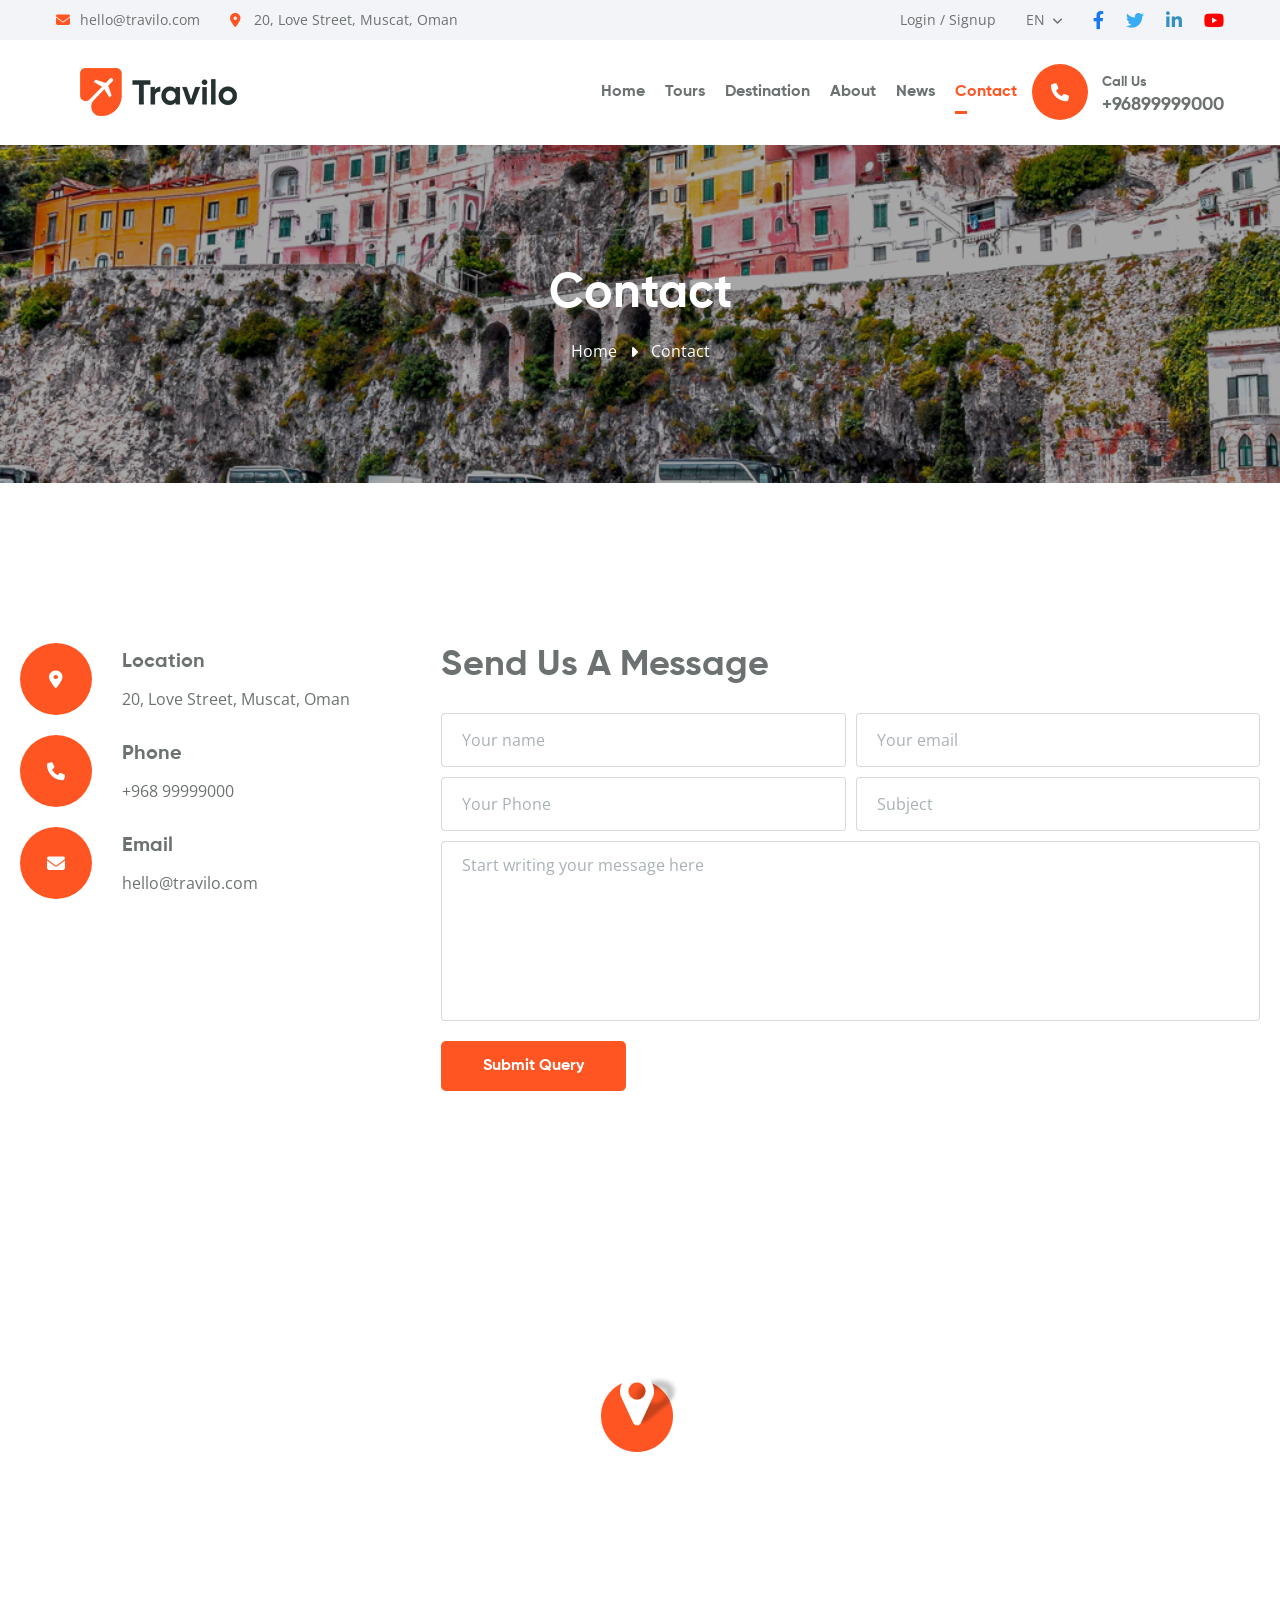
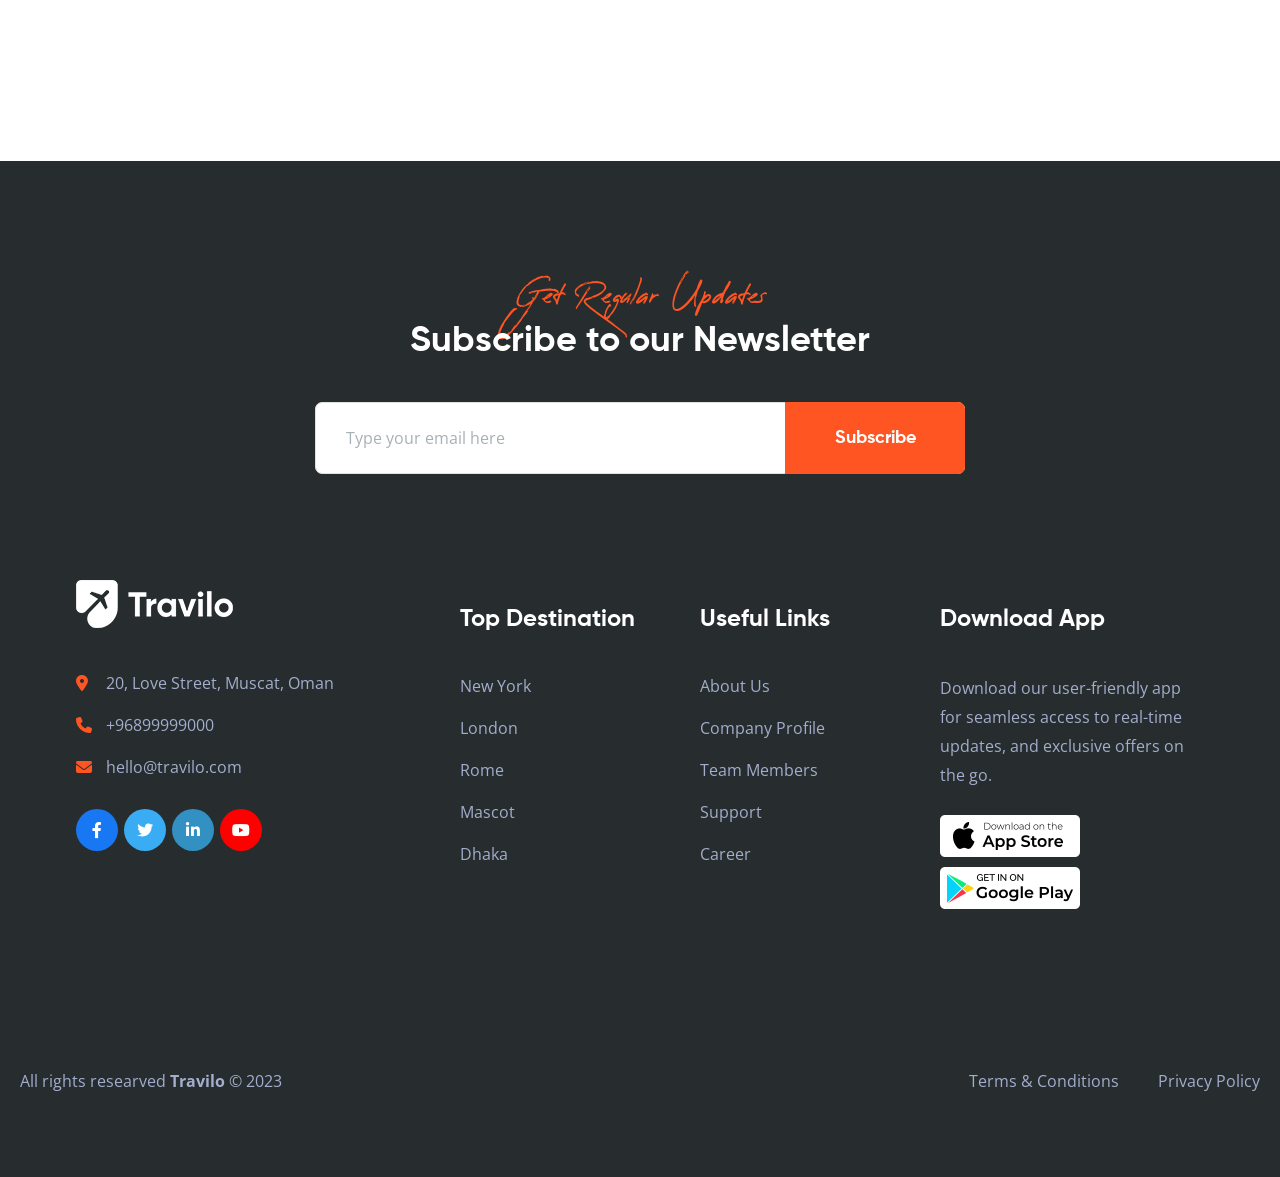
<file: frontend-main-template/contact.html>
<!DOCTYPE html>
<html lang="en">


<head>
	<meta charset="utf-8">
	<!-- Responsive -->
	<meta http-equiv="X-UA-Compatible" content="IE=edge">
	<meta name="viewport" content="width=device-width, initial-scale=1.0">

	<title>Travilo - Contact Us</title>

	<link href="assets/images/favicon.png" rel="shortcut icon" type="image/x-icon">

	<!-- Google Fonts -->
	<link rel="preconnect" href="https://fonts.googleapis.com/">
	<link rel="preconnect" href="https://fonts.gstatic.com/" crossorigin>
	<link href="https://fonts.googleapis.com/css2?family=Open+Sans&amp;display=swap" rel="stylesheet">

	<!-- Stylesheets -->
	<link href="assets/css/lib/bootstrap/bootstrap.min.css" rel="stylesheet">
	<link href="assets/css/lib/fontawesome/css/fontawesome.min.css" rel="stylesheet">
	<link href="assets/css/lib/fontawesome/css/brands.css" rel="stylesheet">
	<link href="assets/css/lib/fontawesome/css/solid.css" rel="stylesheet">
	<link href="assets/css/lib/simple-line-icons/css/simple-line-icons.min.css" rel="stylesheet">
	<link href="assets/css/lib/flaticon/css/flaticon.min.css" rel="stylesheet">
	<link href="assets/css/lib/animate.min.css" rel="stylesheet">
	<link href="assets/css/lib/slick.min.css" rel="stylesheet">
	<link href="assets/css/lib/swiper.min.css" rel="stylesheet">
	<link href="assets/css/lib/jquery-ui.min.css" rel="stylesheet">
	<link href="assets/css/lib/jquery.fancybox.min.css" rel="stylesheet">
	<link href="assets/css/custom-animate.css" rel="stylesheet">
	<link href="assets/css/style.css" rel="stylesheet">
	<link href="assets/css/responsive.css" rel="stylesheet">

</head>

<body>
	<div class="page-wrapper">

		<!-- Preloader -->
		<div class="loader-wrap">
			<div class="preloader">
				<div class="preloader-close">x</div>
				<div id="handle-preloader" class="handle-preloader">
					<div class="animation-preloader">
						<div class="txt-loading">
							<span data-text-preloader="T" class="letters-loading">T</span>
							<span data-text-preloader="R" class="letters-loading">R</span>
							<span data-text-preloader="A" class="letters-loading">A</span>
							<span data-text-preloader="V" class="letters-loading">V</span>
							<span data-text-preloader="I" class="letters-loading">I</span>
							<span data-text-preloader="L" class="letters-loading">L</span>
							<span data-text-preloader="O" class="letters-loading">O</span>
						</div>
					</div>
				</div>
			</div>
		</div>
		<!-- Preloader End -->

		<!-- Main Header-->
		<header class="main-header header-style-two">
			<div class="header-top">
				<div class="auto-container">
					<div class="inner clearfix">
						<div class="top-left clearfix">
							<ul class="info clearfix">
								<li><i class="icon fa fa-envelope"></i> <a
										href="mailto:hello@travilo.com">hello@travilo.com</a></li>
								<li><i class="icon fa fa-map-marker-alt"></i> <a href="#">20, Love Street, Muscat,
										Oman</a></li>
							</ul>
						</div>
						<div class="top-right clearfix">
							<div class="login"><a href="#">Login / Signup</a></div>
							<div class="lang-box">
								<div class="lang-btn clearfix"><span class="txt">En</span><span
										class="icon far fa-angle-down"></span>
								</div>
								<ul class="lang-list">
									<li><a href="#">Tur</a></li>
									<li><a href="#">Esp</a></li>
									<li><a href="#">Rus</a></li>
									<li><a href="#">Hin</a></li>
								</ul>
							</div>
							<div class="social">
								<ul class="social-links clearfix">
									<li><a href="#" class="facebook"><i class="fab fa-facebook-f"></i></a></li>
									<li><a href="#" class="twitter"><i class="fab fa-twitter"></i></a></li>
									<li><a href="#" class="linkedin"><i class="fab fa-linkedin-in"></i></a></li>
									<li><a href="#" class="youtube"><i class="fab fa-youtube"></i></a></li>
								</ul>
							</div>
						</div>
					</div>
				</div>
			</div>
			<!-- Header Upper -->
			<div class="header-upper">
				<div class="auto-container">
					<!-- Main Box -->
					<div class="main-box clearfix">
						<!--Logo-->
						<div class="logo-box">
							<div class="logo"><a href="index.html" title="Travilo"><img src="assets/images/logo.png"
										alt="" title="Travilo"></a></div>
						</div>

						<div class="outer clearfix">
							<div class="nav-box clearfix">
								<!--Nav Outer-->
								<div class="nav-outer clearfix">
									<nav class="main-menu">
										<ul class="navigation clearfix">
											<li class="dropdown"><a href="index.html">Home</a>
												<ul>
													<li><a href="index.html">Home 01</a></li>
													<li><a href="index-2.html">Home 02</a></li>
												</ul>
											</li>
											<li class="dropdown"><a href="tour-list.html">Tours</a>
												<ul>
													<li><a href="tour-list.html">Tours List</a></li>
													<li><a href="tour-packages.html">Tour Packages</a></li>
													<li><a href="tour-single.html">Tour Details</a></li>
													<li><a href="activities.html">Activities</a></li>
													<li><a href="activity-single.html">Activity Details</a></li>
												</ul>
											</li>
											<li class="dropdown"><a href="destinations.html">Destination</a>
												<ul>
													<li><a href="destinations.html">All Destinations</a></li>
													<li><a href="destination-single.html">Destination Single</a></li>
													<li><a href="hotels.html">Hotels</a></li>
													<li><a href="hotel-single.html">Hotel Details</a></li>
												</ul>
											</li>
											<li><a href="about.html">About</a></li>
											<li class="dropdown"><a href="blog.html">News</a>
												<ul>
													<li><a href="blog.html">Our Blog</a></li>
													<li><a href="blog-single.html">Blog Details</a></li>
												</ul>
											</li>
											<li class="current"><a href="contact.html">Contact</a></li>
										</ul>
									</nav>
									<!-- Main Menu End-->
								</div>
								<!--Nav Outer End-->

							</div>

							<div class="links-box clearfix">
								<div class="link call-to">
									<a href="tel:+96899999000"><i class="icon fa-solid fa-phone"></i> Call Us <span
											class="nmbr">+96899999000</span></a>
								</div>
							</div>

							<!-- Hidden Nav Toggler -->
							<div class="nav-toggler">
								<button class="hidden-bar-opener"><span class="icon"><img
											src="assets/images/icons/menu-icon.svg" alt=""></span></button>
							</div>
						</div>
					</div>
				</div>
			</div>
			<!-- End Header Upper -->
		</header>
		<!--End Main Header -->


		<!--Menu Backdrop-->
		<div class="menu-backdrop"></div>

		<!-- Hidden Navigation Bar -->
		<div class="hidden-bar">
			<!-- Hidden Bar Wrapper -->
			<div class="hidden-bar-wrapper">
				<div class="hidden-bar-closer"><span class="icon"><svg class="icon-close" role="presentation"
							viewBox="0 0 16 14">
							<path d="M15 0L1 14m14 0L1 0" stroke="currentColor" fill="none" fill-rule="evenodd"></path>
						</svg></span></div>
				<div class="nav-logo-box">
					<!-- logo will be copied here ! -->
				</div>
				<!-- .Side-menu -->
				<nav class="side-menu">
					<!-- main-menu will be copied here! -->
				</nav><!-- .side-menu -->

				<div class="links-box clearfix">
					<div class="clearfix">
						<div class="link"><a href="contact.html" class="theme-btn btn-style-one"><span>Login /
									Signup</span></a></div>
					</div>
				</div>

			</div><!-- / Hidden Bar Wrapper -->
		</div>
		<!-- / Hidden Bar -->


		<!-- Banner Section -->
		<section class="inner-banner">
			<div class="image-layer" style="background-image: url(assets/images/resources/featured/banner-4.jpg);">
			</div>
			<div class="auto-container">
				<div class="content-box">
					<h1>Contact</h1>
					<div class="bread-crumb">
						<ul class="clearfix">
							<li><a href="index.html">Home</a></li>
							<li class="current">Contact</li>
						</ul>
					</div>
				</div>
			</div>
		</section>
		<!--End Banner Section -->

		<!--Contact Section-->
		<section class="contact-section">
			<div class="auto-container">
				<div class="row clearfix">
					<!--Info Col-->
					<div class="info-col col-lg-4 col-md-12 col-sm-12">
						<div class="inner wow fadeInLeft" data-wow-duration="1500ms" data-wow-delay="0ms">
							<div class="info">
								<ul>
									<li class="location">
										<i class="icon fa fa-map-marker-alt"></i>
										<h5>Location</h5>
										<div class="travilo-text">20, Love Street, Muscat, Oman</div>
									</li>
									<li class="phone">
										<i class="icon fa-solid fa-phone"></i>
										<h5>Phone</h5>
										<div class="travilo-text"><a href="tel:+96899999000">+968 99999000</a></div>
									</li>
									<li class="email">
										<i class="icon fa fa-envelope"></i>
										<h5>Email</h5>
										<div class="travilo-text"><a
												href="mailto:hello@travilo.com">hello@travilo.com</a></div>
									</li>
								</ul>
							</div>
						</div>
					</div>
					<!--Form Col-->
					<div class="form-col col-lg-8 col-md-12 col-sm-12">
						<div class="inner wow fadeInRight" data-wow-duration="1500ms" data-wow-delay="0ms">
							<h3>Send Us A Message</h3>
							<div class="form-box site-form">
								<form method="post" action="https://tech-taqwa.com/html/sendemail.php" id="contact-form">
									<div class="row clearfix">
										<div class="form-group col-xl-6 col-lg-6 col-md-12 col-sm-12">
											<div class="field-inner">
												<input type="text" name="username" value="" placeholder="Your name"
													required>
											</div>
										</div>
										<div class="form-group col-xl-6 col-lg-6 col-md-12 col-sm-12">
											<div class="field-inner">
												<input type="email" name="email" value="" placeholder="Your email"
													required>
											</div>
										</div>
										<div class="form-group col-xl-6 col-lg-6 col-md-12 col-sm-12">
											<div class="field-inner">
												<input type="text" name="phone" value="" placeholder="Your Phone"
													required>
											</div>
										</div>
										<div class="form-group col-xl-6 col-lg-6 col-md-12 col-sm-12">
											<div class="field-inner">
												<input type="text" name="subject" value="" placeholder="Subject"
													required>
											</div>
										</div>
										<div class="form-group col-xl-12 col-lg-12 col-md-12 col-sm-12">
											<div class="field-inner">
												<textarea name="message" placeholder="Start writing your message here"
													required></textarea>
											</div>
										</div>
										<div class="form-group col-xl-12 col-lg-12 col-md-12 col-sm-12">
											<button type="submit" class="theme-btn btn-style-one"><span>Submit
													Query</span></button>
										</div>
									</div>
								</form>

							</div>
						</div>
					</div>
				</div>

				<div class="map-box">
					<iframe
						src="https://www.google.com/maps/embed?pb=!1m14!1m12!1m3!1d29242.499927623165!2d58.47333640472832!3d23.628977463737897!2m3!1f0!2f0!3f0!3m2!1i1024!2i768!4f13.1!5e0!3m2!1sen!2som!4v1691096678627!5m2!1sen!2som"
						allowfullscreen="" loading="lazy" referrerpolicy="no-referrer-when-downgrade"></iframe>

					<div class="map-icon"><img src="assets/images/icons/map-marker.png" alt=""></div>
				</div>

			</div>
		</section>

		<!--Main Footer-->
		<footer class="main-footer style-two">
			<div class="upper-section">
				<div class="footer-subscribe">
					<div class="title-box centered">
						<div class="subtitle">Get Regular Updates</div>
						<h2>Subscribe to our Newsletter</h2>
					</div>
					<div class="form-box subscribe-form">
						<form method="post" action="https://tech-taqwa.com/html/contact.html">
							<div class="form-group">
								<div class="field-inner">
									<input type="email" name="email" value="" placeholder="Type your email here"
										required>
								</div>
								<button type="submit" class="theme-btn"><span>Subscribe</span></button>
							</div>
						</form>
					</div>
				</div>
				<div class="auto-container">
					<div class="content-box">
						<div class="row clearfix">
							<div class="footer-column col-xl-4 col-lg-3 col-md-6 col-sm-12">
								<div class="footer-widget about-widget">
									<div class="footer-logo"><a href="index.html" title="Travilo"><img
												src="assets/images/logo-white.png" alt="" title="Travilo"></a></div>
									<div class="footer-info">
										<ul class="info">
											<li class="address"><a href="#"><i class="icon fa fa-map-marker-alt"></i>
													20, Love Street, Muscat, Oman</a></li>
											<li class="phone"><a href="tel:+96899999000"><i
														class="icon fa-solid fa-phone"></i>
													+96899999000</a></li>
											<li class="email"><a href="mailto:hello@travilo.com"><i
														class="icon fa fa-envelope"></i>
													hello@travilo.com</a></li>
										</ul>
										<ul class="social-links clearfix">
											<li><a href="#" class="facebook"><i class="fab fa-facebook-f"></i></a></li>
											<li><a href="#" class="twitter"><i class="fab fa-twitter"></i></a></li>
											<li><a href="#" class="linkedin"><i class="fab fa-linkedin-in"></i></a></li>
											<li><a href="#" class="youtube"><i class="fab fa-youtube"></i></a></li>
										</ul>
									</div>
								</div>
							</div>
							<div class="col-xl-5 col-lg-6 col-md-6 col-sm-12">
								<div class="row clearfix">

									<div class="footer-column col-lg-6 col-md-6 col-sm-12">
										<div class="footer-widget links-widget">
											<h4>Top Destination</h4>
											<div class="links">
												<ul>
													<li><a href="#">New York</a></li>
													<li><a href="#">London</a></li>
													<li><a href="#">Rome</a></li>
													<li><a href="#">Mascot</a></li>
													<li><a href="#">Dhaka</a></li>
												</ul>
											</div>
										</div>
									</div>

									<div class="footer-column col-lg-6 col-md-6 col-sm-12">
										<div class="footer-widget links-widget">
											<h4>Useful Links</h4>
											<div class="links">
												<ul>
													<li><a href="#">About Us</a></li>
													<li><a href="#">Company Profile</a></li>
													<li><a href="#">Team Members</a></li>
													<li><a href="#">Support</a></li>
													<li><a href="#">Career</a></li>
												</ul>
											</div>
										</div>
									</div>

								</div>
							</div>

							<div class="footer-column col-xl-3 col-lg-3 col-md-6 col-sm-12">
								<div class="footer-widget app-widget">
									<h4>Download App</h4>
									<!--Logo-->
									<div class="app-info">
										<p class="travilo-text">Download our user-friendly app for seamless access to
											real-time updates, and
											exclusive offers on the go.</p>
										<div class="links">
											<div class="link"><a href="#"><img src="assets/images/apple-store.png"
														alt=""></a></div>
											<div class="link"><a href="#"><img src="assets/images/play-store.png"
														alt=""></a></div>
										</div>
									</div>
								</div>
							</div>

						</div>
					</div>
				</div>
			</div>

			<div class="f-bottom">
				<div class="auto-container">
					<div class="inner clearfix">
						<div class="copyright">All rights researved <strong>Travilo</strong> &copy; 2023</div>
						<div class="bottom-links">
							<ul class="clearfix">
								<li><a href="#">Terms & Conditions</a></li>
								<li><a href="#">Privacy Policy</a></li>
							</ul>
						</div>
					</div>
				</div>
			</div>

		</footer>

	</div>
	<!--End pagewrapper-->

	<!--Scroll to top-->
	<div class="scroll-to-top scroll-to-target" data-target="html">
		<span class="icon"><img src="assets/images/icons/arrow-up.svg" alt="" title="Go To Top"></span>
	</div>

	<script src="assets/js/lib/jquery.min.js"></script>
	<script src="assets/js/lib/popper.min.js"></script>
	<script src="assets/js/lib/bootstrap/bootstrap.min.js"></script>
	<script src="assets/js/lib/jquery-ui.min.js"></script>
	<script src="assets/js/lib/jquery.fancybox.min.js"></script>
	<script src="assets/js/lib/isotope.min.js"></script>
	<script src="assets/js/lib/slick.min.js"></script>
	<script src="assets/js/lib/appear.min.js"></script>
	<script src="assets/js/lib/wow.min.js"></script>
	<script src="assets/js/lib/validate.min.js"></script>
	<script src="assets/js/custom-script.js"></script>
</body>


</html>
</file>
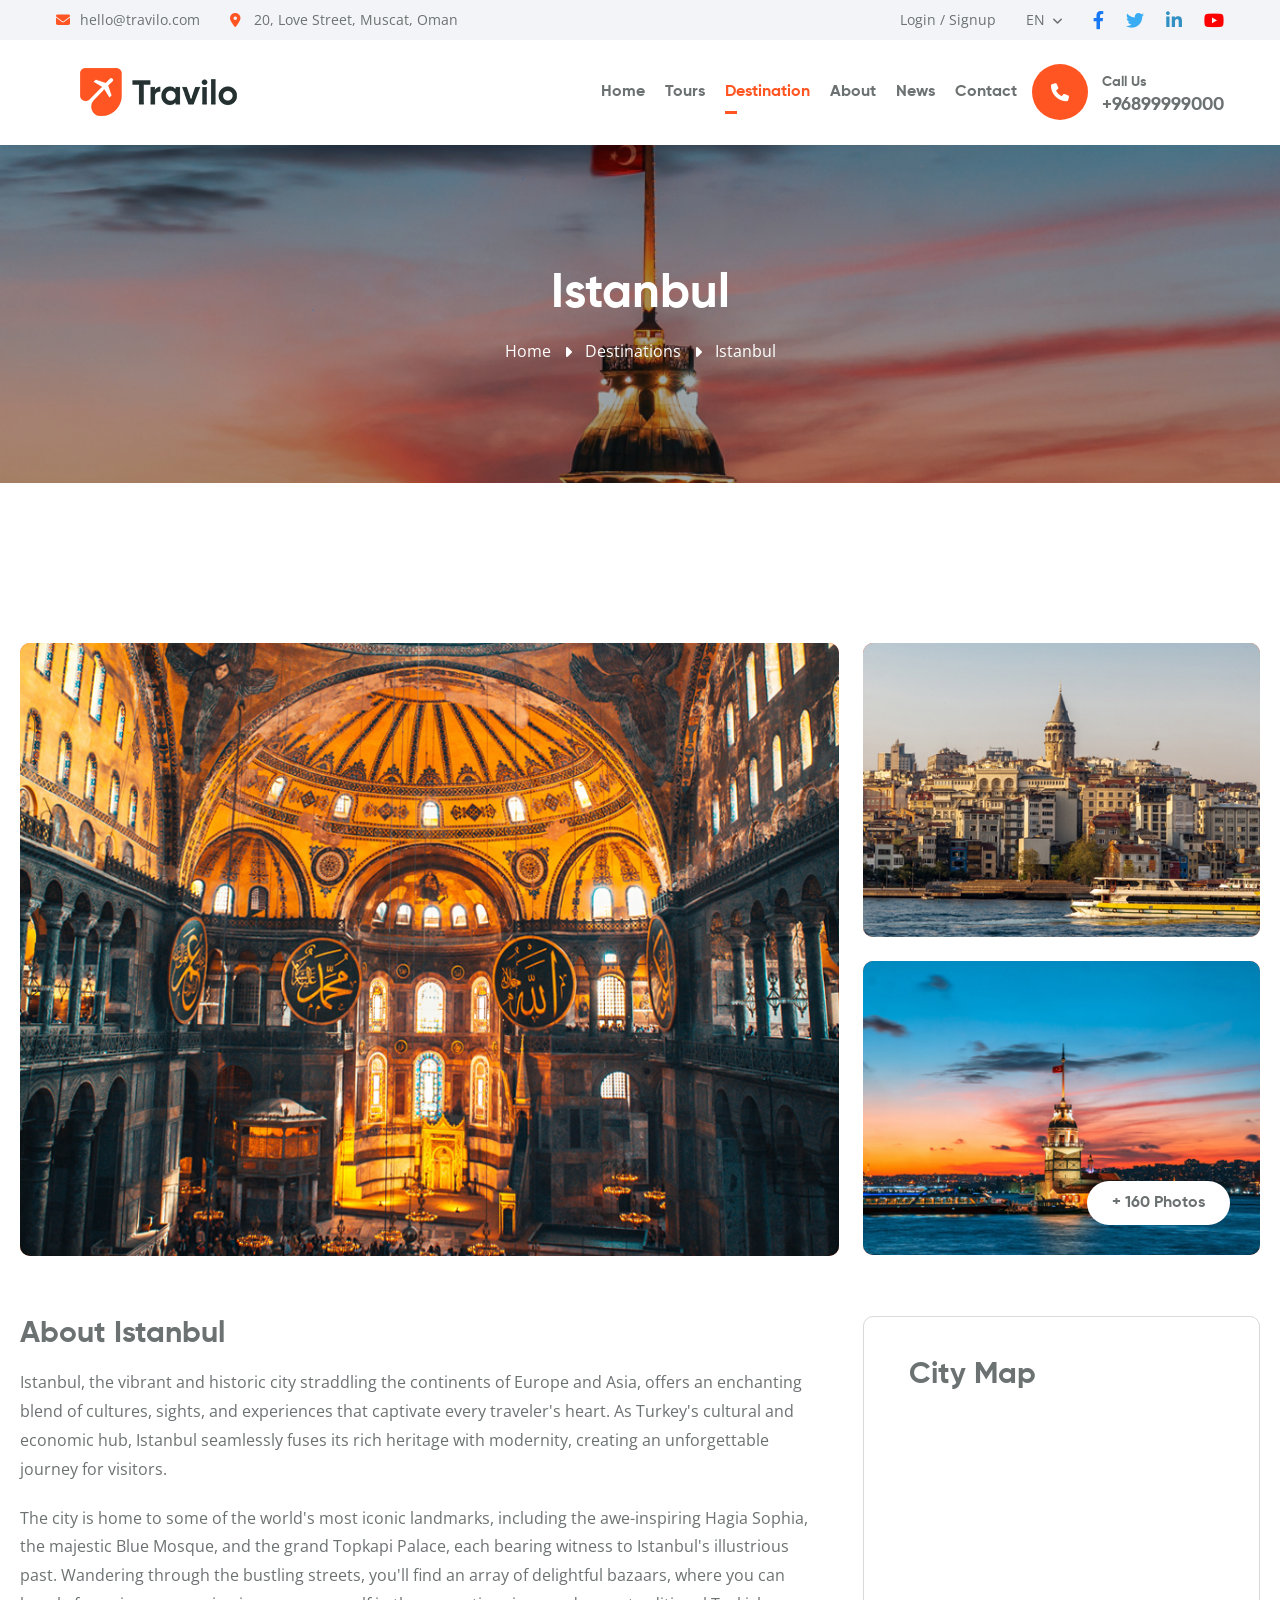
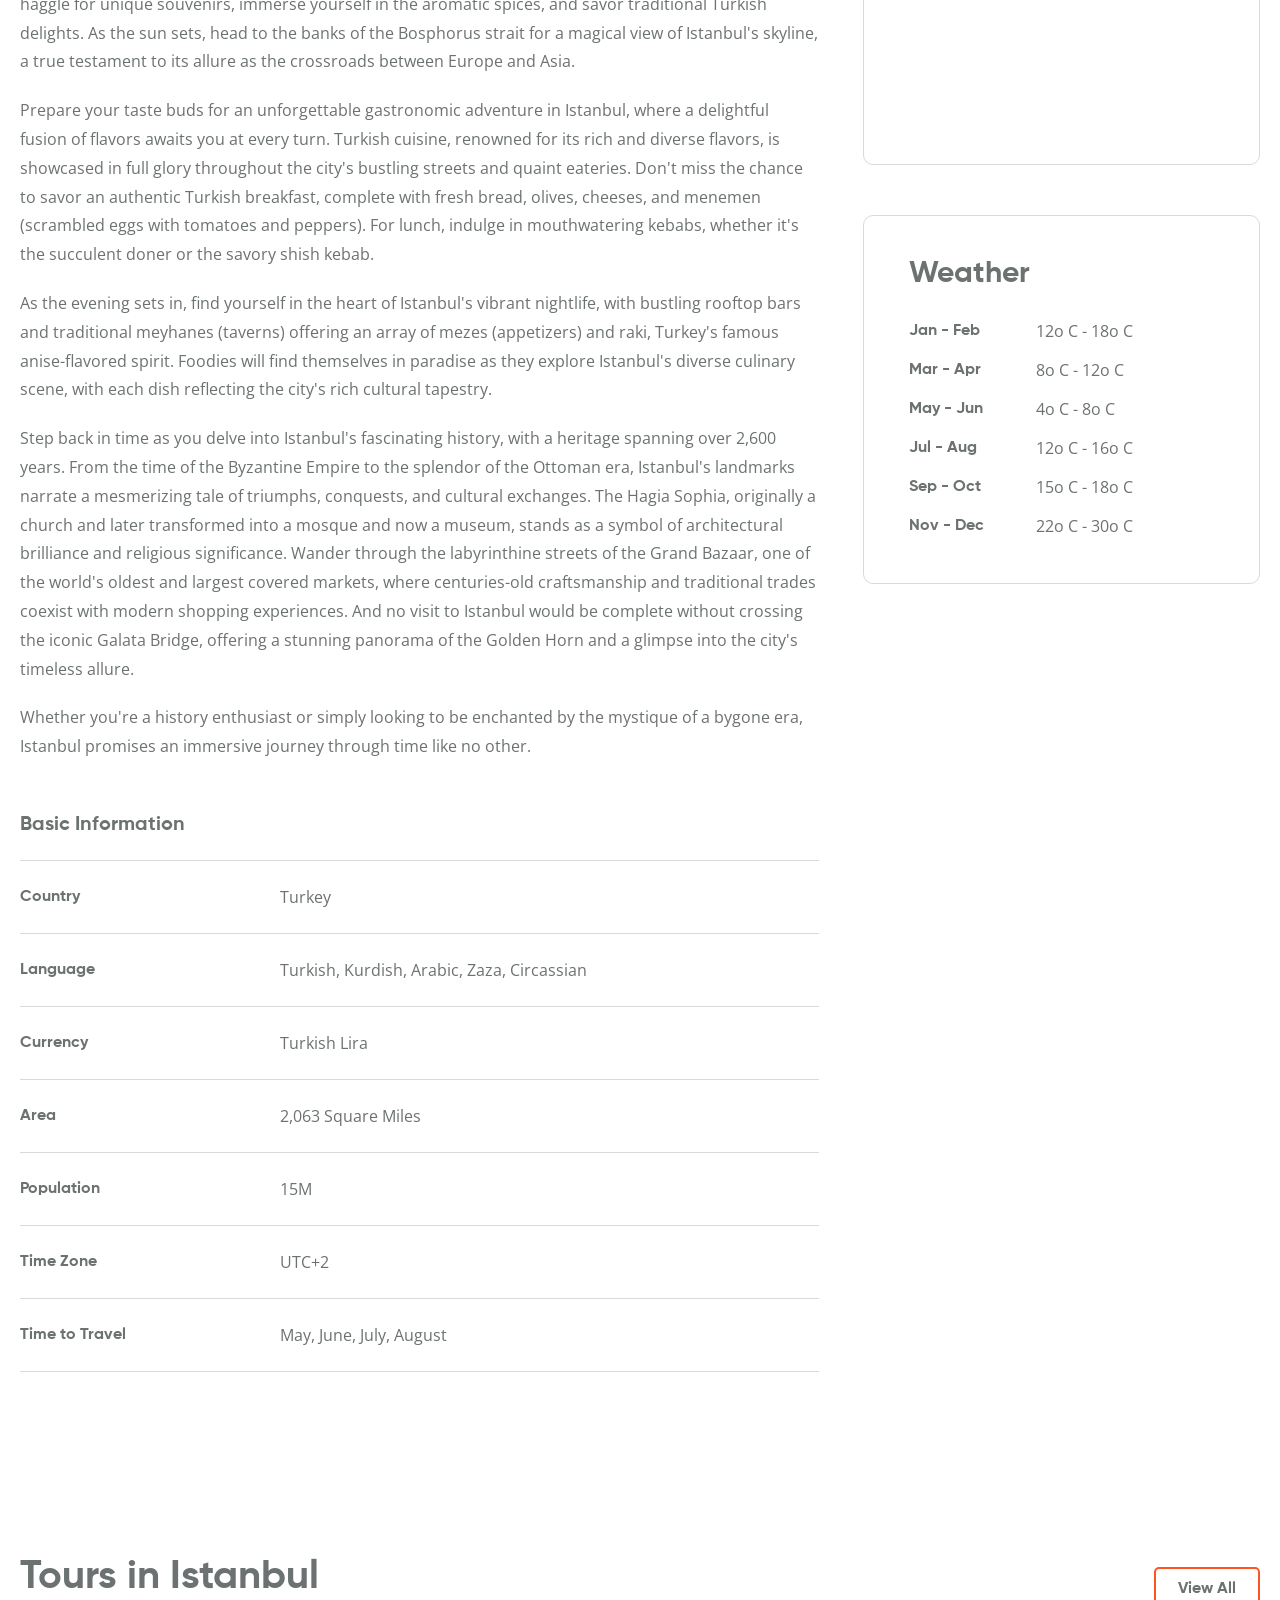
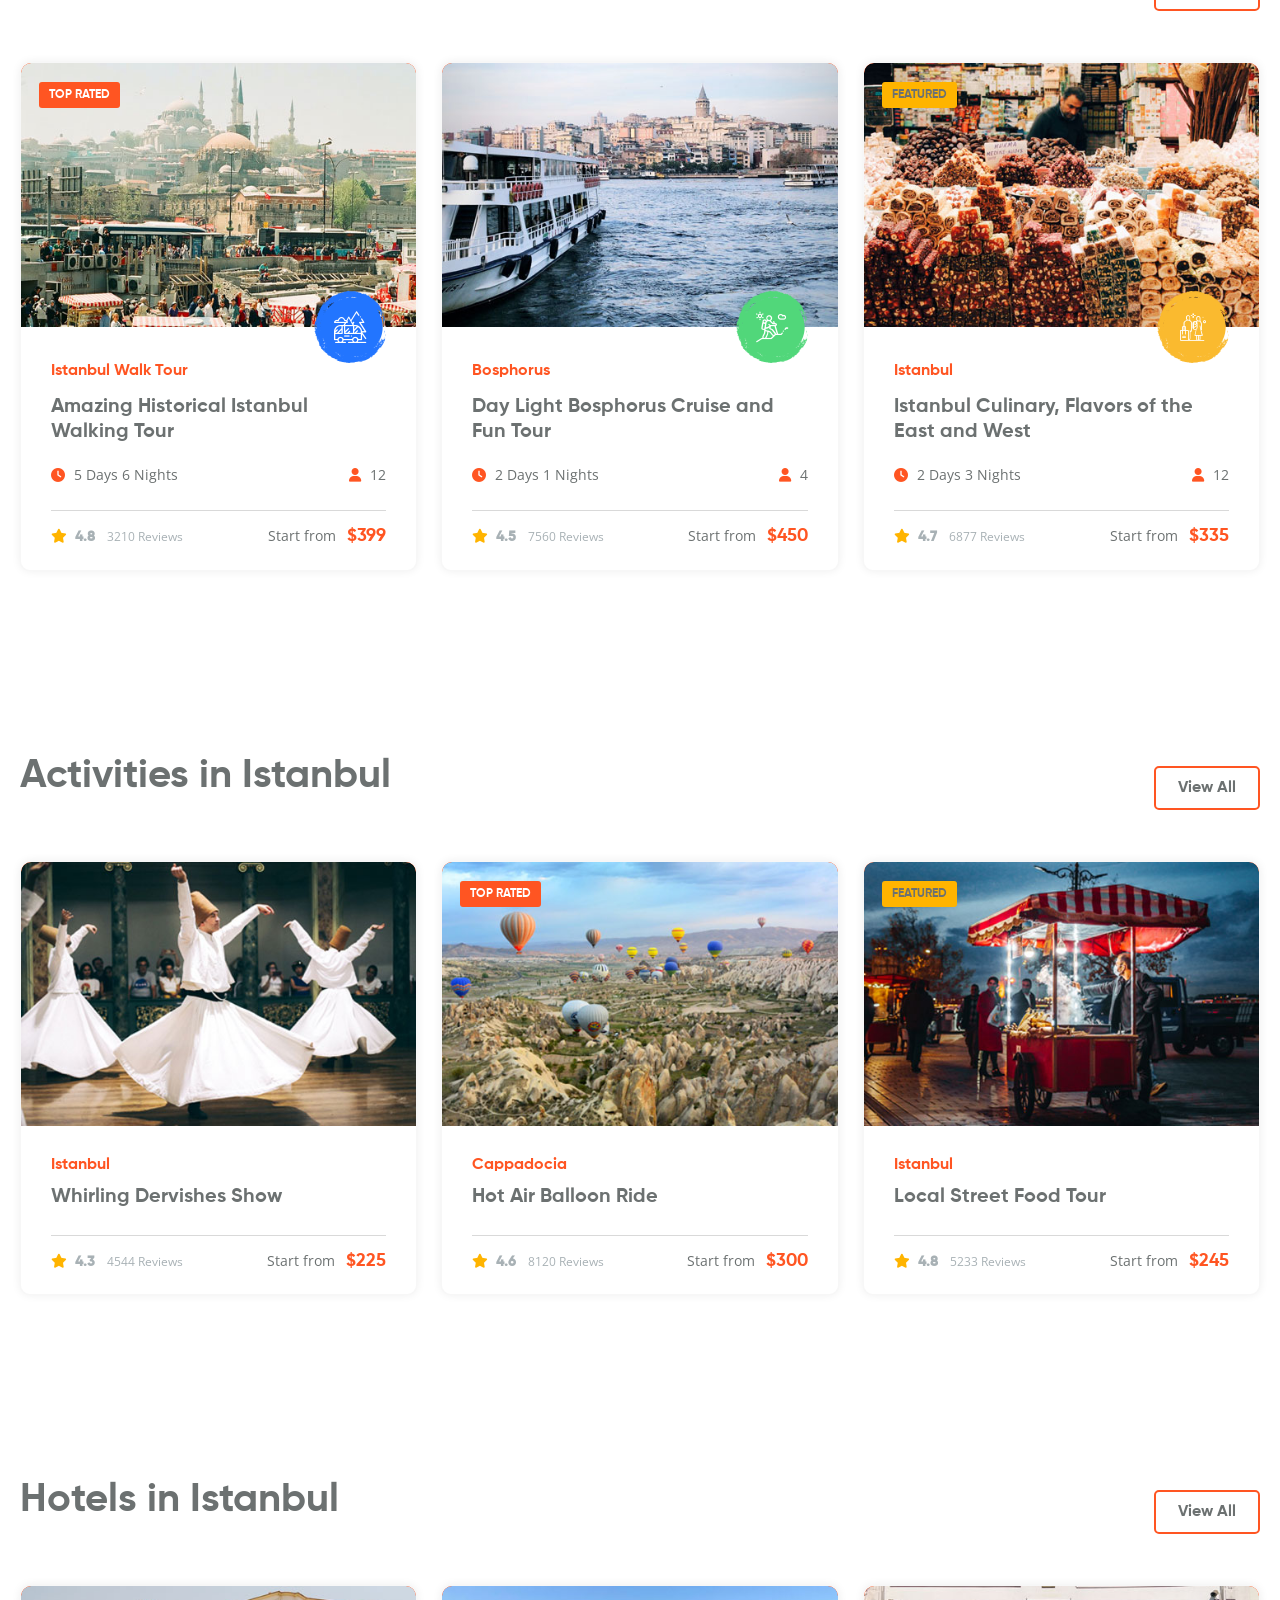
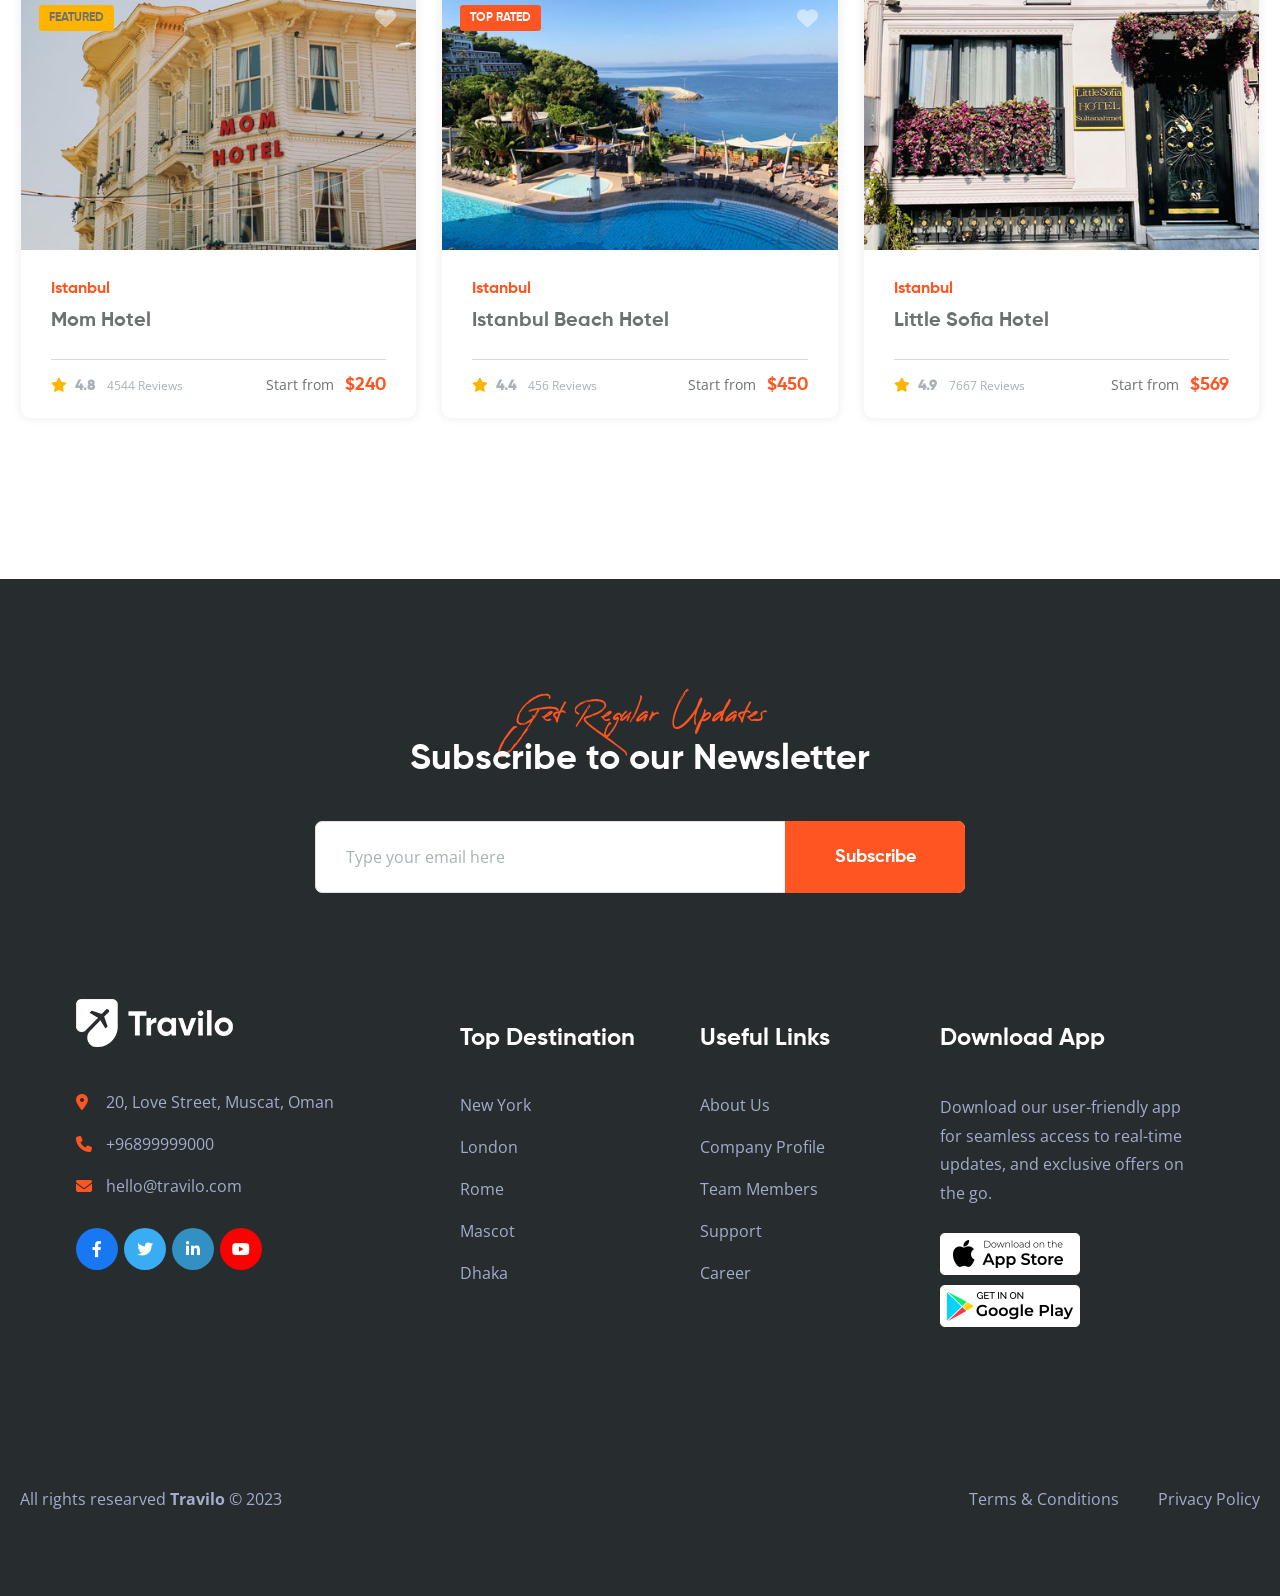
<file: frontend-main-template/destination-single.html>
<!DOCTYPE html>
<html lang="en">

<head>
	<meta charset="utf-8">
	<!-- Responsive -->
	<meta http-equiv="X-UA-Compatible" content="IE=edge">
	<meta name="viewport" content="width=device-width, initial-scale=1.0">

	<title>Travilo - Destination Single</title>

	<link href="assets/images/favicon.png" rel="shortcut icon" type="image/x-icon">

	<!-- Google Fonts -->
	<link rel="preconnect" href="https://fonts.googleapis.com/">
	<link rel="preconnect" href="https://fonts.gstatic.com/" crossorigin>
	<link href="https://fonts.googleapis.com/css2?family=Open+Sans&amp;display=swap" rel="stylesheet">

	<!-- Stylesheets -->
	<link href="assets/css/lib/bootstrap/bootstrap.min.css" rel="stylesheet">
	<link href="assets/css/lib/fontawesome/css/fontawesome.min.css" rel="stylesheet">
	<link href="assets/css/lib/fontawesome/css/brands.css" rel="stylesheet">
	<link href="assets/css/lib/fontawesome/css/solid.css" rel="stylesheet">
	<link href="assets/css/lib/simple-line-icons/css/simple-line-icons.min.css" rel="stylesheet">
	<link href="assets/css/lib/flaticon/css/flaticon.min.css" rel="stylesheet">
	<link href="assets/css/lib/animate.min.css" rel="stylesheet">
	<link href="assets/css/lib/slick.min.css" rel="stylesheet">
	<link href="assets/css/lib/swiper.min.css" rel="stylesheet">
	<link href="assets/css/lib/jquery-ui.min.css" rel="stylesheet">
	<link href="assets/css/lib/jquery.fancybox.min.css" rel="stylesheet">
	<link href="assets/css/custom-animate.css" rel="stylesheet">
	<link href="assets/css/style.css" rel="stylesheet">
	<link href="assets/css/responsive.css" rel="stylesheet">

</head>

<body>
	<div class="page-wrapper">

		<!-- Preloader -->
		<div class="loader-wrap">
			<div class="preloader">
				<div class="preloader-close">x</div>
				<div id="handle-preloader" class="handle-preloader">
					<div class="animation-preloader">
						<div class="txt-loading">
							<span data-text-preloader="T" class="letters-loading">T</span>
							<span data-text-preloader="R" class="letters-loading">R</span>
							<span data-text-preloader="A" class="letters-loading">A</span>
							<span data-text-preloader="V" class="letters-loading">V</span>
							<span data-text-preloader="I" class="letters-loading">I</span>
							<span data-text-preloader="L" class="letters-loading">L</span>
							<span data-text-preloader="O" class="letters-loading">O</span>
						</div>
					</div>
				</div>
			</div>
		</div>
		<!-- Preloader End -->

		<!-- Main Header-->
		<header class="main-header header-style-two">
			<div class="header-top">
				<div class="auto-container">
					<div class="inner clearfix">
						<div class="top-left clearfix">
							<ul class="info clearfix">
								<li><i class="icon fa fa-envelope"></i> <a
										href="mailto:hello@travilo.com">hello@travilo.com</a></li>
								<li><i class="icon fa fa-map-marker-alt"></i> <a href="#">20, Love Street, Muscat,
										Oman</a></li>
							</ul>
						</div>
						<div class="top-right clearfix">
							<div class="login"><a href="#">Login / Signup</a></div>
							<div class="lang-box">
								<div class="lang-btn clearfix"><span class="txt">En</span><span
										class="icon far fa-angle-down"></span>
								</div>
								<ul class="lang-list">
									<li><a href="#">Tur</a></li>
									<li><a href="#">Esp</a></li>
									<li><a href="#">Rus</a></li>
									<li><a href="#">Hin</a></li>
								</ul>
							</div>
							<div class="social">
								<ul class="social-links clearfix">
									<li><a href="#" class="facebook"><i class="fab fa-facebook-f"></i></a></li>
									<li><a href="#" class="twitter"><i class="fab fa-twitter"></i></a></li>
									<li><a href="#" class="linkedin"><i class="fab fa-linkedin-in"></i></a></li>
									<li><a href="#" class="youtube"><i class="fab fa-youtube"></i></a></li>
								</ul>
							</div>
						</div>
					</div>
				</div>
			</div>
			<!-- Header Upper -->
			<div class="header-upper">
				<div class="auto-container">
					<!-- Main Box -->
					<div class="main-box clearfix">
						<!--Logo-->
						<div class="logo-box">
							<div class="logo"><a href="index.html" title="Travilo"><img src="assets/images/logo.png"
										alt="" title="Travilo"></a></div>
						</div>

						<div class="outer clearfix">
							<div class="nav-box clearfix">
								<!--Nav Outer-->
								<div class="nav-outer clearfix">
									<nav class="main-menu">
										<ul class="navigation clearfix">
											<li class="dropdown"><a href="index.html">Home</a>
												<ul>
													<li><a href="index.html">Home 01</a></li>
													<li><a href="index-2.html">Home 02</a></li>
												</ul>
											</li>
											<li class="dropdown"><a href="tour-list.html">Tours</a>
												<ul>
													<li><a href="tour-list.html">Tours List</a></li>
													<li><a href="tour-packages.html">Tour Packages</a></li>
													<li><a href="tour-single.html">Tour Details</a></li>
													<li><a href="activities.html">Activities</a></li>
													<li><a href="activity-single.html">Activity Details</a></li>
												</ul>
											</li>
											<li class="current dropdown"><a href="destinations.html">Destination</a>
												<ul>
													<li><a href="destinations.html">All Destinations</a></li>
													<li><a href="destination-single.html">Destination Single</a></li>
													<li><a href="hotels.html">Hotels</a></li>
													<li><a href="hotel-single.html">Hotel Details</a></li>
												</ul>
											</li>
											<li><a href="about.html">About</a></li>
											<li class="dropdown"><a href="blog.html">News</a>
												<ul>
													<li><a href="blog.html">Our Blog</a></li>
													<li><a href="blog-single.html">Blog Details</a></li>
												</ul>
											</li>
											<li><a href="contact.html">Contact</a></li>
										</ul>
									</nav>
									<!-- Main Menu End-->
								</div>
								<!--Nav Outer End-->

							</div>

							<div class="links-box clearfix">
								<div class="link call-to">
									<a href="tel:+96899999000"><i class="icon fa-solid fa-phone"></i> Call Us <span
											class="nmbr">+96899999000</span></a>
								</div>
							</div>

							<!-- Hidden Nav Toggler -->
							<div class="nav-toggler">
								<button class="hidden-bar-opener"><span class="icon"><img
											src="assets/images/icons/menu-icon.svg" alt=""></span></button>
							</div>
						</div>
					</div>
				</div>
			</div>
			<!-- End Header Upper -->
		</header>
		<!--End Main Header -->


		<!--Menu Backdrop-->
		<div class="menu-backdrop"></div>

		<!-- Hidden Navigation Bar -->
		<div class="hidden-bar">
			<!-- Hidden Bar Wrapper -->
			<div class="hidden-bar-wrapper">
				<div class="hidden-bar-closer"><span class="icon"><svg class="icon-close" role="presentation"
							viewBox="0 0 16 14">
							<path d="M15 0L1 14m14 0L1 0" stroke="currentColor" fill="none" fill-rule="evenodd"></path>
						</svg></span></div>
				<div class="nav-logo-box">
					<!-- logo will be copied here ! -->
				</div>
				<!-- .Side-menu -->
				<nav class="side-menu">
					<!-- main-menu will be copied here! -->
				</nav><!-- .side-menu -->

				<div class="links-box clearfix">
					<div class="clearfix">
						<div class="link"><a href="contact.html" class="theme-btn btn-style-one"><span>Login /
									Signup</span></a></div>
					</div>
				</div>

			</div><!-- / Hidden Bar Wrapper -->
		</div>
		<!-- / Hidden Bar -->


		<!-- Banner Section -->
		<section class="inner-banner">
			<div class="image-layer" style="background-image: url(assets/images/resources/featured/banner-2.jpg);">
			</div>
			<div class="auto-container">
				<div class="content-box">
					<h1>Istanbul</h1>
					<div class="bread-crumb">
						<ul class="clearfix">
							<li><a href="index.html">Home</a></li>
							<li><a href="destinations.html">Destinations</a></li>
							<li class="current">Istanbul</li>
						</ul>
					</div>
				</div>
			</div>
		</section>
		<!--End Banner Section -->

		<!--Destination Single-->
		<div class="destination-single">
			<div class="auto-container">
				<div class="upper-images">
					<div class="row clearfix">
						<!--Image Block-->
						<div class="image-col col-lg-8 col-md-12 col-sm-12">
							<!--Image Block-->
							<div class="image-block">
								<div class="image"><a href="assets/images/resources/destinations/istanbul-masjid.jpg"
										class="lightbox-image" data-fancybox="D-Gallery"><img
											src="assets/images/resources/destinations/istanbul-masjid-thumb.jpg"
											alt="Istanbul Masjid"></a>
								</div>
							</div>
						</div>

						<!--Image Block-->
						<div class="image-col col-lg-4 col-md-12 col-sm-12">
							<!--Image Block-->
							<div class="image-block">
								<div class="image"><a href="assets/images/resources/destinations/istanbul-city.jpg"
										class="lightbox-image" data-fancybox="D-Gallery"><img
											src="assets/images/resources/destinations/istanbul-city-thumb.jpg"
											alt="Istanbul City"></a>
								</div>
							</div>

							<!--Image Block-->
							<div class="image-block">
								<div class="image"><a
										href="assets/images/resources/destinations/istanbul-lighthouse.jpg"
										class="lightbox-image" data-fancybox="D-Gallery"><img
											src="assets/images/resources/destinations/istanbul-lighthouse-thumb.jpg"
											alt="Light House"></a>
								</div>
								<div class="img-link"><a href="#" class="theme-btn"><span>+ 160 Photos</span></a></div>
							</div>
						</div>


					</div>
				</div>
				<div class="lower-content">
					<div class="row clearfix">
						<div class="content-col col-lg-8 col-md-12 col-sm-12">
							<div class="inner">
								<h3>About Istanbul</h3>
								<div class="travilo-text">
									<p>Istanbul, the vibrant and historic city straddling the continents of Europe and
										Asia, offers an
										enchanting blend of cultures, sights, and experiences that captivate every
										traveler's heart. As
										Turkey's cultural and economic hub, Istanbul seamlessly fuses its rich heritage
										with modernity,
										creating an unforgettable journey for visitors.</p>
									<p>The city is home to some of the world's most iconic landmarks, including the
										awe-inspiring Hagia
										Sophia, the majestic Blue Mosque, and the grand Topkapi Palace, each bearing
										witness to Istanbul's
										illustrious past. Wandering through the bustling streets, you'll find an array
										of delightful
										bazaars, where you can haggle for unique souvenirs, immerse yourself in the
										aromatic spices, and
										savor traditional Turkish delights. As the sun sets, head to the banks of the
										Bosphorus strait for a
										magical view of Istanbul's skyline, a true testament to its allure as the
										crossroads between Europe
										and Asia.</p>
									<p>Prepare your taste buds for an unforgettable gastronomic adventure in Istanbul,
										where a delightful
										fusion of flavors awaits you at every turn. Turkish cuisine, renowned for its
										rich and diverse
										flavors, is showcased in full glory throughout the city's bustling streets and
										quaint eateries.
										Don't miss the chance to savor an authentic Turkish breakfast, complete with
										fresh bread, olives,
										cheeses, and menemen (scrambled eggs with tomatoes and peppers). For lunch,
										indulge in mouthwatering
										kebabs, whether it's the succulent doner or the savory shish kebab.</p>
									<p>As the evening sets in, find yourself in the heart of Istanbul's vibrant
										nightlife, with bustling
										rooftop bars and traditional meyhanes (taverns) offering an array of mezes
										(appetizers) and raki,
										Turkey's famous anise-flavored spirit. Foodies will find themselves in paradise
										as they explore
										Istanbul's diverse culinary scene, with each dish reflecting the city's rich
										cultural tapestry.</p>
									<p>Step back in time as you delve into Istanbul's fascinating history, with a
										heritage spanning over
										2,600 years. From the time of the Byzantine Empire to the splendor of the
										Ottoman era, Istanbul's
										landmarks narrate a mesmerizing tale of triumphs, conquests, and cultural
										exchanges. The Hagia
										Sophia, originally a church and later transformed into a mosque and now a
										museum, stands as a symbol
										of architectural brilliance and religious significance. Wander through the
										labyrinthine streets of
										the Grand Bazaar, one of the world's oldest and largest covered markets, where
										centuries-old
										craftsmanship and traditional trades coexist with modern shopping experiences.
										And no visit to
										Istanbul would be complete without crossing the iconic Galata Bridge, offering a
										stunning panorama
										of the Golden Horn and a glimpse into the city's timeless allure.</p>
									<p>Whether you're a history enthusiast or simply looking to be enchanted by the
										mystique of a bygone
										era, Istanbul promises an immersive journey through time like no other.</p>
								</div>

								<div class="basic-info">
									<div class="i-block clearfix">
										<h5>Basic Information</h5>
									</div>
									<div class="i-block clearfix">
										<div class="i-title">Country</div>
										<div class="i-content">Turkey</div>
									</div>
									<div class="i-block clearfix">
										<div class="i-title">Language</div>
										<div class="i-content">Turkish, Kurdish, Arabic, Zaza, Circassian</div>
									</div>
									<div class="i-block clearfix">
										<div class="i-title">Currency</div>
										<div class="i-content">Turkish Lira</div>
									</div>
									<div class="i-block clearfix">
										<div class="i-title">Area</div>
										<div class="i-content">2,063 Square Miles</div>
									</div>
									<div class="i-block clearfix">
										<div class="i-title">Population</div>
										<div class="i-content">15M</div>
									</div>
									<div class="i-block clearfix">
										<div class="i-title">Time Zone</div>
										<div class="i-content">UTC+2</div>
									</div>
									<div class="i-block clearfix">
										<div class="i-title">Time to Travel</div>
										<div class="i-content">May, June, July, August</div>
									</div>
								</div>
							</div>
						</div>
						<div class="info-col col-lg-4 col-md-12 col-sm-12">
							<div class="inner">
								<!--Block-->
								<div class="info-block loc-map">
									<div class="inner-box">
										<h3>City Map</h3>
										<div class="map-box">
											<iframe
												src="https://www.google.com/maps/embed?pb=!1m18!1m12!1m3!1d385396.3211045611!2d28.68252620266689!3d41.005370208664374!2m3!1f0!2f0!3f0!3m2!1i1024!2i768!4f13.1!3m3!1m2!1s0x14caa7040068086b%3A0xe1ccfe98bc01b0d0!2zxLBzdGFuYnVsLCBUw7xya2l5ZQ!5e0!3m2!1sen!2som!4v1691060523160!5m2!1sen!2som"
												allowfullscreen="" loading="lazy"
												referrerpolicy="no-referrer-when-downgrade"></iframe>
										</div>
									</div>
								</div>
								<!--Block-->
								<div class="info-block weather-info">
									<div class="inner-box">
										<h3>Weather</h3>
										<div class="weather">
											<ul>
												<li class="clearfix"><span class="ttl">Jan - Feb</span><span
														class="dtl">12o C - 18o C</span>
												</li>
												<li class="clearfix"><span class="ttl">Mar - Apr</span><span
														class="dtl">8o C - 12o C</span>
												</li>
												<li class="clearfix"><span class="ttl">May - Jun</span><span
														class="dtl">4o C - 8o C</span></li>
												<li class="clearfix"><span class="ttl">Jul - Aug</span><span
														class="dtl">12o C - 16o C</span>
												</li>
												<li class="clearfix"><span class="ttl">Sep - Oct</span><span
														class="dtl">15o C - 18o C</span>
												</li>
												<li class="clearfix"><span class="ttl">Nov - Dec</span><span
														class="dtl">22o C - 30o C</span>
												</li>
											</ul>
										</div>
									</div>
								</div>
							</div>
						</div>
					</div>
				</div>
			</div>
		</div>

		<!--Posts Section-->
		<div class="default-post-section">
			<div class="auto-container">
				<div class="u-title clearfix">
					<h2>Tours in Istanbul</h2>
					<div class="link-box"><a href="#" class="theme-btn">View All</a></div>
				</div>
				<div class="row clearfix justify-content-center">
					<!--Block-->
					<div class="package-block col-lg-4 col-md-6 col-sm-12">
						<div class="inner-box">
							<div class="image-box">
								<div class="image"><a href="tour-single.html"><img
											src="assets/images/resources/destinations/istanbul-walk-tour.jpg"
											alt="Walk Tour"></a>
								</div>
								<div class="b-title top-rated"><span>Top Rated</span></div>
							</div>
							<div class="lower-box">
								<div class="p-icon"><img src="assets/images/icons/t-icon-1.png" alt=""><span
										class="icon flaticon-adventure"></span></div>
								<div class="location">Istanbul Walk Tour</div>
								<h5><a href="tour-single.html">Amazing Historical Istanbul Walking Tour</a></h5>
								<div class="info clearfix">
									<div class="duration"><i class="fa-solid fa-clock"></i> 5 Days 6 Nights</div>
									<div class="persons"><i class="fa-solid fa-user"></i> 12</div>
								</div>
								<div class="bottom-box clearfix">
									<div class="rating"><a href="#" class="theme-btn"><i class="fa-solid fa-star"></i>
											<strong>4.8</strong> &ensp; <span class="count">3210 Reviews</span></a>
									</div>
									<div class="price">Start from &ensp;<span class="amount">$399</span></div>
								</div>
							</div>
						</div>
					</div>

					<!--Block-->
					<div class="package-block col-lg-4 col-md-6 col-sm-12">
						<div class="inner-box">
							<div class="image-box">
								<div class="image"><a href="tour-single.html"><img
											src="assets/images/resources/destinations/istanbul-cruise-tour.jpg"
											alt="Spice Tour"></a></div>
							</div>
							<div class="lower-box">
								<div class="p-icon"><img src="assets/images/icons/t-icon-2.png" alt=""><span
										class="icon flaticon-hiking"></span></div>
								<div class="location">Bosphorus</div>
								<h5><a href="tour-single.html">Day Light Bosphorus Cruise and Fun Tour</a></h5>
								<div class="info clearfix">
									<div class="duration"><i class="fa-solid fa-clock"></i> 2 Days 1 Nights</div>
									<div class="persons"><i class="fa-solid fa-user"></i> 4</div>
								</div>
								<div class="bottom-box clearfix">
									<div class="rating"><a href="#" class="theme-btn"><i class="fa-solid fa-star"></i>
											<strong>4.5</strong> &ensp; <span class="count">7560 Reviews</span></a>
									</div>
									<div class="price">Start from &ensp;<span class="amount">$450</span></div>
								</div>
							</div>
						</div>
					</div>

					<!--Block-->
					<div class="package-block col-lg-4 col-md-6 col-sm-12">
						<div class="inner-box">
							<div class="image-box">
								<div class="image"><a href="tour-single.html"><img
											src="assets/images/resources/destinations/istanbul-spices-tour.jpg"
											alt="Spice Tour"></a></div>
								<div class="b-title featured"><span>Featured</span></div>
							</div>
							<div class="lower-box">
								<div class="p-icon"><img src="assets/images/icons/t-icon-3.png" alt=""><span
										class="icon flaticon-family"></span></div>
								<div class="location">Istanbul</div>
								<h5><a href="tour-single.html">Istanbul Culinary, Flavors of the East and West</a></h5>
								<div class="info clearfix">
									<div class="duration"><i class="fa-solid fa-clock"></i> 2 Days 3 Nights</div>
									<div class="persons"><i class="fa-solid fa-user"></i> 12</div>
								</div>
								<div class="bottom-box clearfix">
									<div class="rating"><a href="#" class="theme-btn"><i class="fa-solid fa-star"></i>
											<strong>4.7</strong> &ensp; <span class="count">6877 Reviews</span></a>
									</div>
									<div class="price">Start from &ensp;<span class="amount">$335</span></div>
								</div>
							</div>
						</div>
					</div>

				</div>
			</div>
		</div>

		<!--Posts Section-->
		<div class="default-post-section">
			<div class="auto-container">
				<div class="u-title clearfix">
					<h2>Activities in Istanbul</h2>
					<div class="link-box"><a href="#" class="theme-btn">View All</a></div>
				</div>
				<div class="row clearfix justify-content-center">
					<!--Block-->
					<div class="package-block alt col-lg-4 col-md-6 col-sm-12">
						<div class="inner-box">
							<div class="image-box">
								<div class="image"><a href="activity-single.html"><img
											src="assets/images/resources/destinations/istanbul-derwish-activity.jpg"
											alt="Derwish"></a></div>
							</div>
							<div class="lower-box">
								<div class="location">Istanbul</div>
								<h5><a href="activity-single.html">Whirling Dervishes Show</a></h5>
								<div class="bottom-box clearfix">
									<div class="rating"><a href="#" class="theme-btn"><i class="fa-solid fa-star"></i>
											<strong>4.3</strong> &ensp; <span class="count">4544 Reviews</span></a>
									</div>
									<div class="price">Start from &ensp;<span class="amount">$225</span></div>
								</div>
							</div>
						</div>
					</div>
					<!--Block-->
					<div class="package-block alt col-lg-4 col-md-6 col-sm-12">
						<div class="inner-box">
							<div class="image-box">
								<div class="image"><a href="activity-single.html"><img
											src="assets/images/resources/destinations/istanbul-air-ballons-activity.jpg"
											alt="Hot Air Balloons"></a></div>
								<div class="b-title top-rated"><span>Top Rated</span></div>
							</div>
							<div class="lower-box">
								<div class="location">Cappadocia</div>
								<h5><a href="activity-single.html">Hot Air Balloon Ride</a></h5>
								<div class="bottom-box clearfix">
									<div class="rating"><a href="#" class="theme-btn"><i class="fa-solid fa-star"></i>
											<strong>4.6</strong> &ensp; <span class="count">8120 Reviews</span></a>
									</div>
									<div class="price">Start from &ensp;<span class="amount">$300</span></div>
								</div>
							</div>
						</div>
					</div>
					<!--Block-->
					<div class="package-block alt col-lg-4 col-md-6 col-sm-12">
						<div class="inner-box">
							<div class="image-box">
								<div class="image"><a href="activity-single.html"><img
											src="assets/images/resources/destinations/istanbul-food-market-activity.jpg"
											alt="Street Food"></a></div>
								<div class="b-title featured"><span>Featured</span></div>
							</div>
							<div class="lower-box">
								<div class="location">Istanbul</div>
								<h5><a href="activity-single.html">Local Street Food Tour</a></h5>
								<div class="bottom-box clearfix">
									<div class="rating"><a href="#" class="theme-btn"><i class="fa-solid fa-star"></i>
											<strong>4.8</strong> &ensp; <span class="count">5233 Reviews</span></a>
									</div>
									<div class="price">Start from &ensp;<span class="amount">$245</span></div>
								</div>
							</div>
						</div>
					</div>

				</div>
			</div>
		</div>

		<!--Posts Section-->
		<div class="default-post-section">
			<div class="auto-container">
				<div class="u-title clearfix">
					<h2>Hotels in Istanbul</h2>
					<div class="link-box"><a href="#" class="theme-btn">View All</a></div>
				</div>
				<div class="row clearfix justify-content-center">
					<!--Block-->
					<div class="package-block alt col-lg-4 col-md-6 col-sm-12">
						<div class="inner-box">
							<div class="image-box">
								<div class="image"><a href="hotel-single.html"><img
											src="assets/images/resources/destinations/istanbul-mom-hotel.jpg"
											alt="Mom Hotel"></a>
								</div>
								<div class="b-title featured"><span>Featured</span></div>
								<div class="fav-btn"><a href="#"><span class="far fa-heart"></span></a></div>
							</div>
							<div class="lower-box">
								<div class="location">Istanbul</div>
								<h5><a href="hotel-single.html">Mom Hotel</a>
								</h5>
								<div class="bottom-box clearfix">
									<div class="rating"><a href="#" class="theme-btn"><i class="fa-solid fa-star"></i>
											<strong>4.8</strong> &ensp; <span class="count">4544 Reviews</span></a>
									</div>
									<div class="price">Start from &ensp;<span class="amount">$240</span></div>
								</div>
							</div>
						</div>
					</div>
					<!--Block-->
					<div class="package-block alt col-lg-4 col-md-6 col-sm-12">
						<div class="inner-box">
							<div class="image-box">
								<div class="image"><a href="hotel-single.html"><img
											src="assets/images/resources/destinations/istanbul-beach-hotel.jpg"
											alt="Beach Hotel"></a></div>
								<div class="b-title top-rated"><span>Top Rated</span></div>
								<div class="fav-btn"><a href="#"><span class="far fa-heart"></span></a></div>
							</div>
							<div class="lower-box">
								<div class="location">Istanbul</div>
								<h5><a href="hotel-single.html">Istanbul Beach Hotel</a></h5>
								<div class="bottom-box clearfix">
									<div class="rating"><a href="#" class="theme-btn"><i class="fa-solid fa-star"></i>
											<strong>4.4</strong> &ensp; <span class="count">456 Reviews</span></a>
									</div>
									<div class="price">Start from &ensp;<span class="amount">$450</span></div>
								</div>
							</div>
						</div>
					</div>
					<!--Block-->
					<div class="package-block alt col-lg-4 col-md-6 col-sm-12">
						<div class="inner-box">
							<div class="image-box">
								<div class="image"><a href="hotel-single.html"><img
											src="assets/images/resources/destinations/istanbul-little-sofia-hotel.jpg"
											alt="Little Sofia"></a></div>
								<div class="fav-btn"><a href="#"><span class="far fa-heart"></span></a></div>
							</div>
							<div class="lower-box">
								<div class="location">Istanbul</div>
								<h5><a href="hotel-single.html">Little Sofia Hotel</a>
								</h5>
								<div class="bottom-box clearfix">
									<div class="rating"><a href="#" class="theme-btn"><i class="fa-solid fa-star"></i>
											<strong>4.9</strong> &ensp; <span class="count">7667 Reviews</span></a>
									</div>
									<div class="price">Start from &ensp;<span class="amount">$569</span></div>
								</div>
							</div>
						</div>
					</div>

				</div>
			</div>
		</div>

		<!--Main Footer-->
		<footer class="main-footer style-two">
			<div class="upper-section">
				<div class="footer-subscribe">
					<div class="title-box centered">
						<div class="subtitle">Get Regular Updates</div>
						<h2>Subscribe to our Newsletter</h2>
					</div>
					<div class="form-box subscribe-form">
						<form method="post" action="https://tech-taqwa.com/html/contact.html">
							<div class="form-group">
								<div class="field-inner">
									<input type="email" name="email" value="" placeholder="Type your email here"
										required>
								</div>
								<button type="submit" class="theme-btn"><span>Subscribe</span></button>
							</div>
						</form>
					</div>
				</div>
				<div class="auto-container">
					<div class="content-box">
						<div class="row clearfix">
							<div class="footer-column col-xl-4 col-lg-3 col-md-6 col-sm-12">
								<div class="footer-widget about-widget">
									<div class="footer-logo"><a href="index.html" title="Travilo"><img
												src="assets/images/logo-white.png" alt="" title="Travilo"></a></div>
									<div class="footer-info">
										<ul class="info">
											<li class="address"><a href="#"><i class="icon fa fa-map-marker-alt"></i>
													20, Love Street, Muscat, Oman</a></li>
											<li class="phone"><a href="tel:+96899999000"><i
														class="icon fa-solid fa-phone"></i>
													+96899999000</a></li>
											<li class="email"><a href="mailto:hello@travilo.com"><i
														class="icon fa fa-envelope"></i>
													hello@travilo.com</a></li>
										</ul>
										<ul class="social-links clearfix">
											<li><a href="#" class="facebook"><i class="fab fa-facebook-f"></i></a></li>
											<li><a href="#" class="twitter"><i class="fab fa-twitter"></i></a></li>
											<li><a href="#" class="linkedin"><i class="fab fa-linkedin-in"></i></a></li>
											<li><a href="#" class="youtube"><i class="fab fa-youtube"></i></a></li>
										</ul>
									</div>
								</div>
							</div>
							<div class="col-xl-5 col-lg-6 col-md-6 col-sm-12">
								<div class="row clearfix">

									<div class="footer-column col-lg-6 col-md-6 col-sm-12">
										<div class="footer-widget links-widget">
											<h4>Top Destination</h4>
											<div class="links">
												<ul>
													<li><a href="#">New York</a></li>
													<li><a href="#">London</a></li>
													<li><a href="#">Rome</a></li>
													<li><a href="#">Mascot</a></li>
													<li><a href="#">Dhaka</a></li>
												</ul>
											</div>
										</div>
									</div>

									<div class="footer-column col-lg-6 col-md-6 col-sm-12">
										<div class="footer-widget links-widget">
											<h4>Useful Links</h4>
											<div class="links">
												<ul>
													<li><a href="#">About Us</a></li>
													<li><a href="#">Company Profile</a></li>
													<li><a href="#">Team Members</a></li>
													<li><a href="#">Support</a></li>
													<li><a href="#">Career</a></li>
												</ul>
											</div>
										</div>
									</div>

								</div>
							</div>

							<div class="footer-column col-xl-3 col-lg-3 col-md-6 col-sm-12">
								<div class="footer-widget app-widget">
									<h4>Download App</h4>
									<!--Logo-->
									<div class="app-info">
										<p class="travilo-text">Download our user-friendly app for seamless access to
											real-time updates, and
											exclusive offers on the go.</p>
										<div class="links">
											<div class="link"><a href="#"><img src="assets/images/apple-store.png"
														alt=""></a></div>
											<div class="link"><a href="#"><img src="assets/images/play-store.png"
														alt=""></a></div>
										</div>
									</div>
								</div>
							</div>

						</div>
					</div>
				</div>
			</div>

			<div class="f-bottom">
				<div class="auto-container">
					<div class="inner clearfix">
						<div class="copyright">All rights researved <strong>Travilo</strong> &copy; 2023</div>
						<div class="bottom-links">
							<ul class="clearfix">
								<li><a href="#">Terms & Conditions</a></li>
								<li><a href="#">Privacy Policy</a></li>
							</ul>
						</div>
					</div>
				</div>
			</div>

		</footer>

	</div>
	<!--End pagewrapper-->

	<!--Scroll to top-->
	<div class="scroll-to-top scroll-to-target" data-target="html">
		<span class="icon"><img src="assets/images/icons/arrow-up.svg" alt="" title="Go To Top"></span>
	</div>

	<script src="assets/js/lib/jquery.min.js"></script>
	<script src="assets/js/lib/popper.min.js"></script>
	<script src="assets/js/lib/bootstrap/bootstrap.min.js"></script>
	<script src="assets/js/lib/jquery-ui.min.js"></script>
	<script src="assets/js/lib/jquery.fancybox.min.js"></script>
	<script src="assets/js/lib/isotope.min.js"></script>
	<script src="assets/js/lib/slick.min.js"></script>
	<script src="assets/js/lib/appear.min.js"></script>
	<script src="assets/js/lib/wow.min.js"></script>
	<script src="assets/js/custom-script.js"></script>
</body>


</html>
</file>
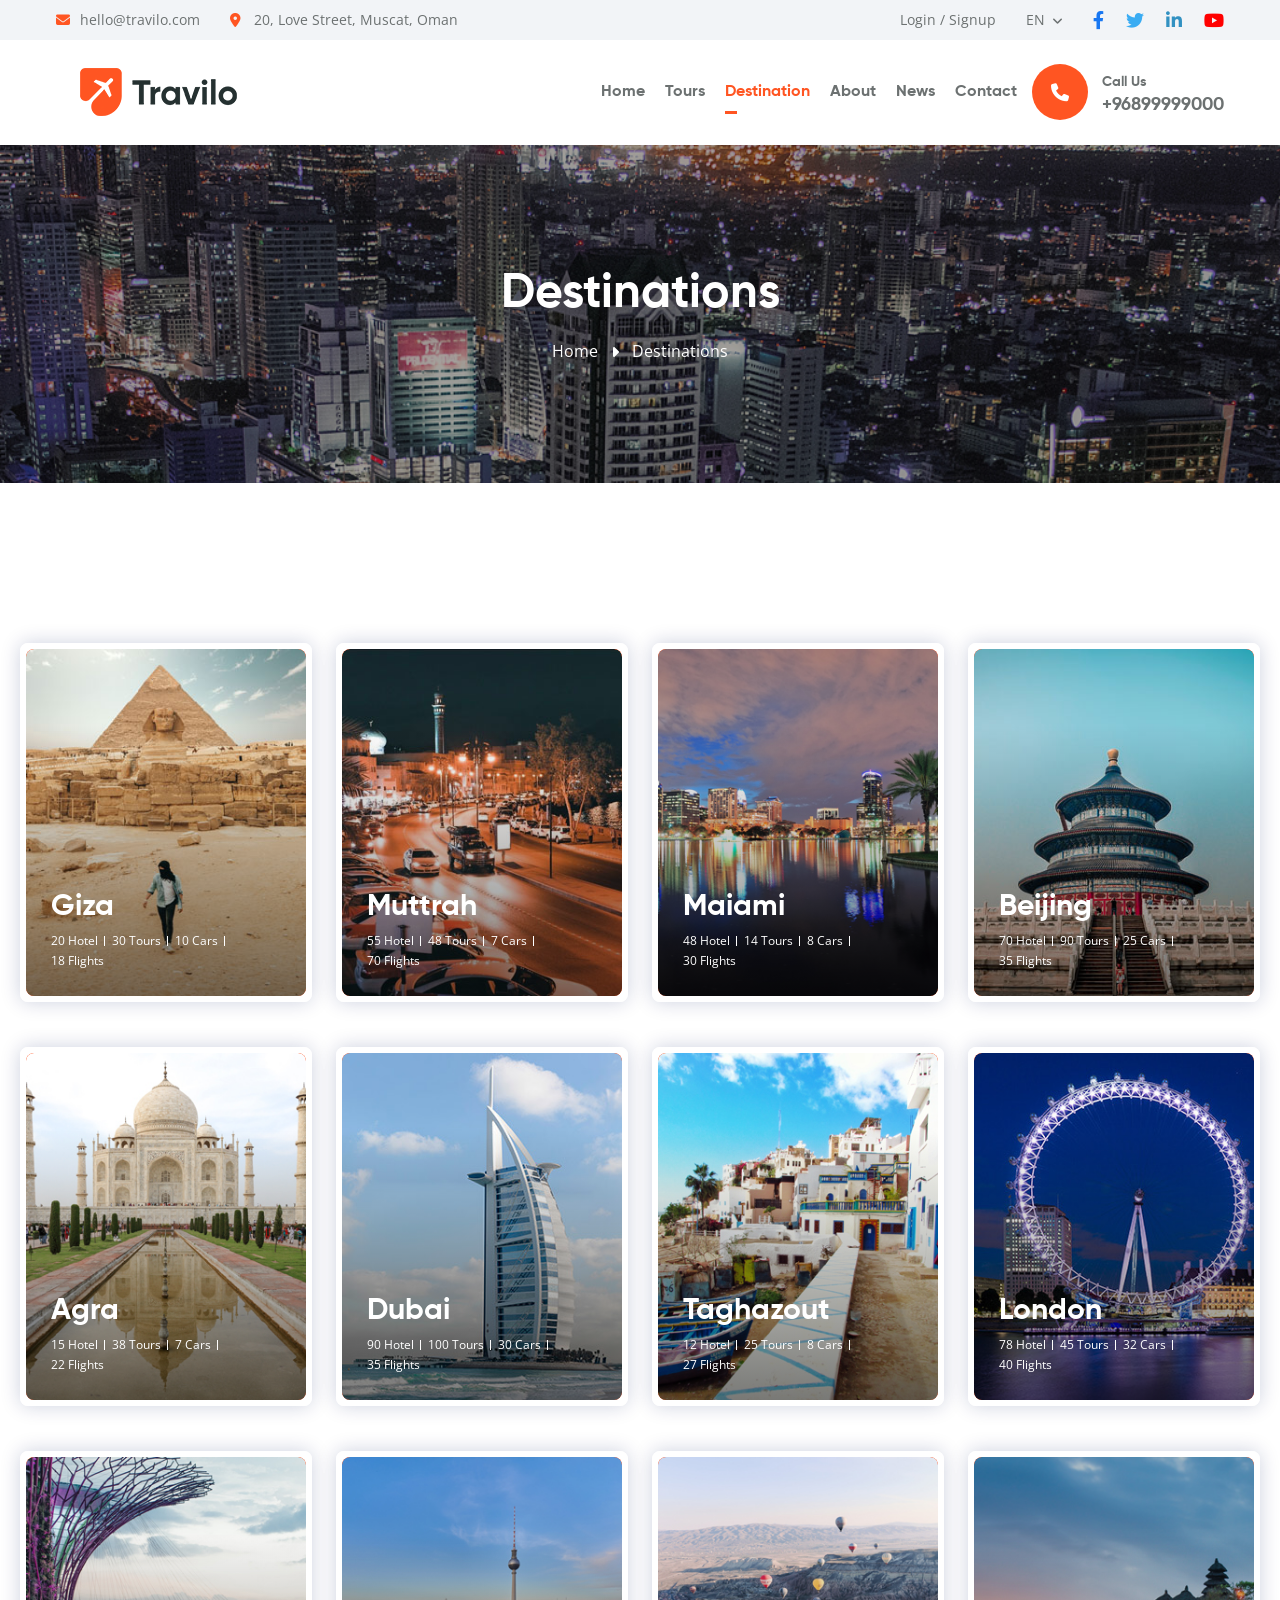
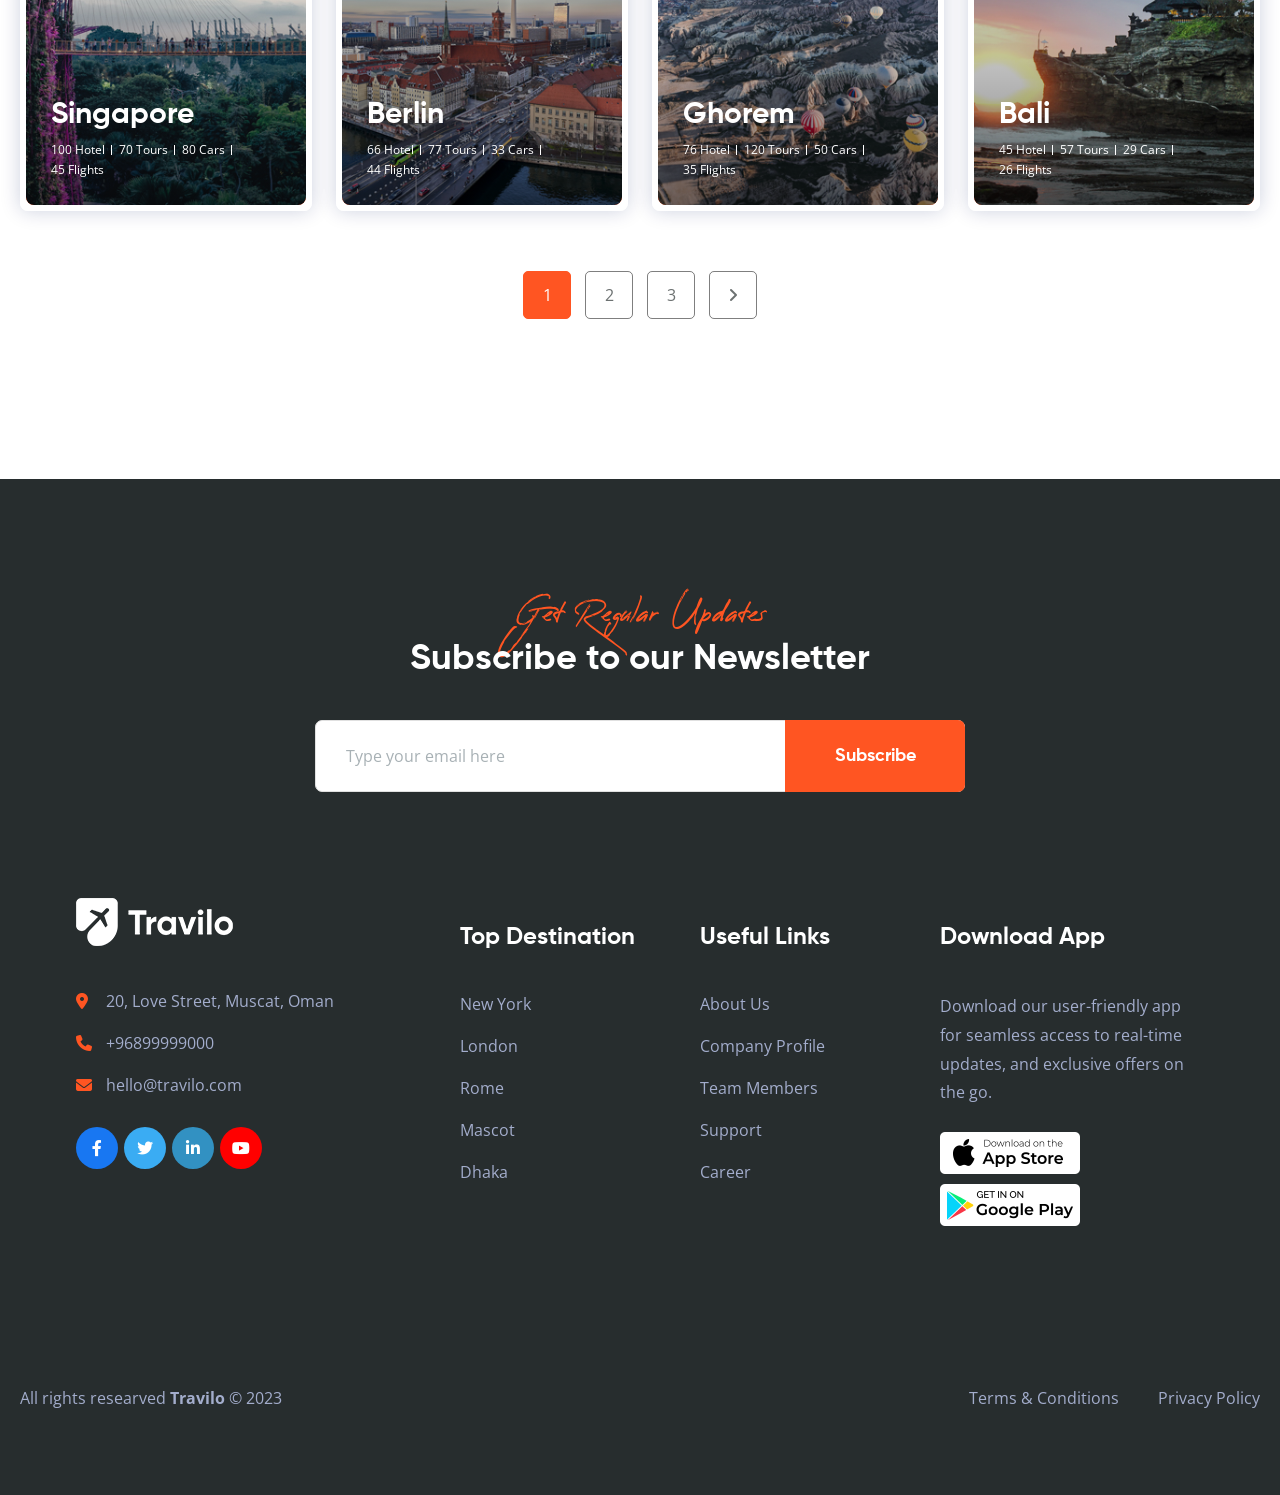
<file: frontend-main-template/destinations.html>
<!DOCTYPE html>
<html lang="en">


<head>
	<meta charset="utf-8">
	<!-- Responsive -->
	<meta http-equiv="X-UA-Compatible" content="IE=edge">
	<meta name="viewport" content="width=device-width, initial-scale=1.0">

	<title>Travilo - Destinations</title>

	<link href="assets/images/favicon.png" rel="shortcut icon" type="image/x-icon">

	<!-- Google Fonts -->
	<link rel="preconnect" href="https://fonts.googleapis.com/">
	<link rel="preconnect" href="https://fonts.gstatic.com/" crossorigin>
	<link href="https://fonts.googleapis.com/css2?family=Open+Sans&amp;display=swap" rel="stylesheet">

	<!-- Stylesheets -->
	<link href="assets/css/lib/bootstrap/bootstrap.min.css" rel="stylesheet">
	<link href="assets/css/lib/fontawesome/css/fontawesome.min.css" rel="stylesheet">
	<link href="assets/css/lib/fontawesome/css/brands.css" rel="stylesheet">
	<link href="assets/css/lib/fontawesome/css/solid.css" rel="stylesheet">
	<link href="assets/css/lib/simple-line-icons/css/simple-line-icons.min.css" rel="stylesheet">
	<link href="assets/css/lib/flaticon/css/flaticon.min.css" rel="stylesheet">
	<link href="assets/css/lib/animate.min.css" rel="stylesheet">
	<link href="assets/css/lib/slick.min.css" rel="stylesheet">
	<link href="assets/css/lib/swiper.min.css" rel="stylesheet">
	<link href="assets/css/lib/jquery-ui.min.css" rel="stylesheet">
	<link href="assets/css/lib/jquery.fancybox.min.css" rel="stylesheet">
	<link href="assets/css/custom-animate.css" rel="stylesheet">
	<link href="assets/css/style.css" rel="stylesheet">
	<link href="assets/css/responsive.css" rel="stylesheet">
</head>

<body>
	<div class="page-wrapper">

		<!-- Preloader -->
		<div class="loader-wrap">
			<div class="preloader">
				<div class="preloader-close">x</div>
				<div id="handle-preloader" class="handle-preloader">
					<div class="animation-preloader">
						<div class="txt-loading">
							<span data-text-preloader="T" class="letters-loading">T</span>
							<span data-text-preloader="R" class="letters-loading">R</span>
							<span data-text-preloader="A" class="letters-loading">A</span>
							<span data-text-preloader="V" class="letters-loading">V</span>
							<span data-text-preloader="I" class="letters-loading">I</span>
							<span data-text-preloader="L" class="letters-loading">L</span>
							<span data-text-preloader="O" class="letters-loading">O</span>
						</div>
					</div>
				</div>
			</div>
		</div>
		<!-- Preloader End -->

		<!-- Main Header-->
		<header class="main-header header-style-two">
			<div class="header-top">
				<div class="auto-container">
					<div class="inner clearfix">
						<div class="top-left clearfix">
							<ul class="info clearfix">
								<li><i class="icon fa fa-envelope"></i> <a
										href="mailto:hello@travilo.com">hello@travilo.com</a></li>
								<li><i class="icon fa fa-map-marker-alt"></i> <a href="#">20, Love Street, Muscat,
										Oman</a></li>
							</ul>
						</div>
						<div class="top-right clearfix">
							<div class="login"><a href="#">Login / Signup</a></div>
							<div class="lang-box">
								<div class="lang-btn clearfix"><span class="txt">En</span><span
										class="icon far fa-angle-down"></span>
								</div>
								<ul class="lang-list">
									<li><a href="#">Tur</a></li>
									<li><a href="#">Esp</a></li>
									<li><a href="#">Rus</a></li>
									<li><a href="#">Hin</a></li>
								</ul>
							</div>
							<div class="social">
								<ul class="social-links clearfix">
									<li><a href="#" class="facebook"><i class="fab fa-facebook-f"></i></a></li>
									<li><a href="#" class="twitter"><i class="fab fa-twitter"></i></a></li>
									<li><a href="#" class="linkedin"><i class="fab fa-linkedin-in"></i></a></li>
									<li><a href="#" class="youtube"><i class="fab fa-youtube"></i></a></li>
								</ul>
							</div>
						</div>
					</div>
				</div>
			</div>
			<!-- Header Upper -->
			<div class="header-upper">
				<div class="auto-container">
					<!-- Main Box -->
					<div class="main-box clearfix">
						<!--Logo-->
						<div class="logo-box">
							<div class="logo"><a href="index.html" title="Travilo"><img src="assets/images/logo.png"
										alt="" title="Travilo"></a></div>
						</div>

						<div class="outer clearfix">
							<div class="nav-box clearfix">
								<!--Nav Outer-->
								<div class="nav-outer clearfix">
									<nav class="main-menu">
										<ul class="navigation clearfix">
											<li class="dropdown"><a href="index.html">Home</a>
												<ul>
													<li><a href="index.html">Home 01</a></li>
													<li><a href="index-2.html">Home 02</a></li>
												</ul>
											</li>
											<li class="dropdown"><a href="tour-list.html">Tours</a>
												<ul>
													<li><a href="tour-list.html">Tours List</a></li>
													<li><a href="tour-packages.html">Tour Packages</a></li>
													<li><a href="tour-single.html">Tour Details</a></li>
													<li><a href="activities.html">Activities</a></li>
													<li><a href="activity-single.html">Activity Details</a></li>
												</ul>
											</li>
											<li class="current dropdown"><a href="destinations.html">Destination</a>
												<ul>
													<li><a href="destinations.html">All Destinations</a></li>
													<li><a href="destination-single.html">Destination Single</a></li>
													<li><a href="hotels.html">Hotels</a></li>
													<li><a href="hotel-single.html">Hotel Details</a></li>
												</ul>
											</li>
											<li><a href="about.html">About</a></li>
											<li class="dropdown"><a href="blog.html">News</a>
												<ul>
													<li><a href="blog.html">Our Blog</a></li>
													<li><a href="blog-single.html">Blog Details</a></li>
												</ul>
											</li>
											<li><a href="contact.html">Contact</a></li>
										</ul>
									</nav>
									<!-- Main Menu End-->
								</div>
								<!--Nav Outer End-->

							</div>

							<div class="links-box clearfix">
								<div class="link call-to">
									<a href="tel:+96899999000"><i class="icon fa-solid fa-phone"></i> Call Us <span
											class="nmbr">+96899999000</span></a>
								</div>
							</div>

							<!-- Hidden Nav Toggler -->
							<div class="nav-toggler">
								<button class="hidden-bar-opener"><span class="icon"><img
											src="assets/images/icons/menu-icon.svg" alt=""></span></button>
							</div>
						</div>
					</div>
				</div>
			</div>
			<!-- End Header Upper -->
		</header>
		<!--End Main Header -->


		<!--Menu Backdrop-->
		<div class="menu-backdrop"></div>

		<!-- Hidden Navigation Bar -->
		<div class="hidden-bar">
			<!-- Hidden Bar Wrapper -->
			<div class="hidden-bar-wrapper">
				<div class="hidden-bar-closer"><span class="icon"><svg class="icon-close" role="presentation"
							viewBox="0 0 16 14">
							<path d="M15 0L1 14m14 0L1 0" stroke="currentColor" fill="none" fill-rule="evenodd"></path>
						</svg></span></div>
				<div class="nav-logo-box">
					<!-- logo will be copied here ! -->
				</div>
				<!-- .Side-menu -->
				<nav class="side-menu">
					<!-- main-menu will be copied here! -->
				</nav><!-- .side-menu -->

				<div class="links-box clearfix">
					<div class="clearfix">
						<div class="link"><a href="contact.html" class="theme-btn btn-style-one"><span>Login /
									Signup</span></a></div>
					</div>
				</div>

			</div><!-- / Hidden Bar Wrapper -->
		</div>
		<!-- / Hidden Bar -->


		<!-- Banner Section -->
		<section class="inner-banner">
			<div class="image-layer" style="background-image: url(assets/images/resources/featured/banner-6.jpg);">
			</div>
			<div class="auto-container">
				<div class="content-box">
					<h1>Destinations</h1>
					<div class="bread-crumb">
						<ul class="clearfix">
							<li><a href="index.html">Home</a></li>
							<li class="current">Destinations</li>
						</ul>
					</div>
				</div>
			</div>
		</section>
		<!--End Banner Section -->

		<!--Destinations Section-->
		<section class="destinations-two">
			<div class="auto-container">
				<div class="packages">
					<div class="row clearfix">
						<!--Block-->
						<div class="popular-block col-xl-3 col-lg-4 col-md-6 col-sm-6 col-xs-12">
							<div class="inner-box">
								<div class="image-box">
									<div class="image"><a href="destination-single.html"><img
												src="assets/images/resources/destinations/giza.jpg" alt="Giza"></a>
									</div>
								</div>
								<div class="hvr-box">
									<div class="hvr-inner">
										<h3><a href="destination-single.html">Giza</a></h3>
										<div class="info"><span>20 Hotel</span> <span>30 Tours</span> <span>10
												Cars</span> <span>18 Flights</span></div>
									</div>
								</div>
							</div>
						</div>

						<!--Block-->
						<div class="popular-block col-xl-3 col-lg-4 col-md-6 col-sm-6 col-xs-12">
							<div class="inner-box">
								<div class="image-box">
									<div class="image"><a href="destination-single.html"><img
												src="assets/images/resources/destinations/muttrah.jpg"
												alt="Muttrah"></a></div>
								</div>
								<div class="hvr-box">
									<div class="hvr-inner">
										<h3><a href="destination-single.html">Muttrah</a></h3>
										<div class="info"><span>55 Hotel</span> <span>48 Tours</span> <span>7
												Cars</span> <span>70 Flights</span></div>
									</div>
								</div>
							</div>
						</div>

						<!--Block-->
						<div class="popular-block col-xl-3 col-lg-4 col-md-6 col-sm-6 col-xs-12">
							<div class="inner-box">
								<div class="image-box">
									<div class="image"><a href="destination-single.html"><img
												src="assets/images/resources/destinations/miami.jpg" alt="Miami"></a>
									</div>
								</div>
								<div class="hvr-box">
									<div class="hvr-inner">
										<h3><a href="destination-single.html">Maiami</a></h3>
										<div class="info"><span>48 Hotel</span> <span>14 Tours</span> <span>8
												Cars</span> <span>30 Flights</span></div>
									</div>
								</div>
							</div>
						</div>

						<!--Block-->
						<div class="popular-block col-xl-3 col-lg-4 col-md-6 col-sm-6 col-xs-12">
							<div class="inner-box">
								<div class="image-box">
									<div class="image"><a href="destination-single.html"><img
												src="assets/images/resources/destinations/beijing.jpg"
												alt="Beijing"></a></div>
								</div>
								<div class="hvr-box">
									<div class="hvr-inner">
										<h3><a href="destination-single.html">Beijing</a></h3>
										<div class="info"><span>70 Hotel</span> <span>90 Tours</span> <span>25
												Cars</span> <span>35 Flights</span></div>
									</div>
								</div>
							</div>
						</div>

						<!--Block-->
						<div class="popular-block col-xl-3 col-lg-4 col-md-6 col-sm-6 col-xs-12">
							<div class="inner-box">
								<div class="image-box">
									<div class="image"><a href="destination-single.html"><img
												src="assets/images/resources/destinations/agra.jpg" alt="Agra"></a>
									</div>
								</div>
								<div class="hvr-box">
									<div class="hvr-inner">
										<h3><a href="destination-single.html">Agra</a></h3>
										<div class="info"><span>15 Hotel</span> <span>38 Tours</span> <span>7
												Cars</span> <span>22 Flights</span></div>
									</div>
								</div>
							</div>
						</div>

						<!--Block-->
						<div class="popular-block col-xl-3 col-lg-4 col-md-6 col-sm-6 col-xs-12">
							<div class="inner-box">
								<div class="image-box">
									<div class="image"><a href="destination-single.html"><img
												src="assets/images/resources/destinations/dubai.jpg" alt="Dubai"></a>
									</div>
								</div>
								<div class="hvr-box">
									<div class="hvr-inner">
										<h3><a href="destination-single.html">Dubai</a></h3>
										<div class="info"><span>90 Hotel</span> <span>100 Tours</span> <span>30
												Cars</span> <span>35 Flights</span></div>
									</div>
								</div>
							</div>
						</div>

						<!--Block-->
						<div class="popular-block col-xl-3 col-lg-4 col-md-6 col-sm-6 col-xs-12">
							<div class="inner-box">
								<div class="image-box">
									<div class="image"><a href="destination-single.html"><img
												src="assets/images/resources/destinations/taghazout.jpg"
												alt="Taghazout"></a></div>
								</div>
								<div class="hvr-box">
									<div class="hvr-inner">
										<h3><a href="destination-single.html">Taghazout</a></h3>
										<div class="info"><span>12 Hotel</span> <span>25 Tours</span> <span>8
												Cars</span> <span>27 Flights</span></div>
									</div>
								</div>
							</div>
						</div>

						<!--Block-->
						<div class="popular-block col-xl-3 col-lg-4 col-md-6 col-sm-6 col-xs-12">
							<div class="inner-box">
								<div class="image-box">
									<div class="image"><a href="destination-single.html"><img
												src="assets/images/resources/destinations/london.jpg" alt="London"></a>
									</div>
								</div>
								<div class="hvr-box">
									<div class="hvr-inner">
										<h3><a href="destination-single.html">London</a></h3>
										<div class="info"><span>78 Hotel</span> <span>45 Tours</span> <span>32
												Cars</span> <span>40 Flights</span></div>
									</div>
								</div>
							</div>
						</div>

						<!--Block-->
						<div class="popular-block col-xl-3 col-lg-4 col-md-6 col-sm-6 col-xs-12">
							<div class="inner-box">
								<div class="image-box">
									<div class="image"><a href="destination-single.html"><img
												src="assets/images/resources/destinations/singapore.jpg"
												alt="Singapore"></a></div>
								</div>
								<div class="hvr-box">
									<div class="hvr-inner">
										<h3><a href="destination-single.html">Singapore</a></h3>
										<div class="info"><span>100 Hotel</span> <span>70 Tours</span> <span>80
												Cars</span> <span>45 Flights</span></div>
									</div>
								</div>
							</div>
						</div>

						<!--Block-->
						<div class="popular-block col-xl-3 col-lg-4 col-md-6 col-sm-6 col-xs-12">
							<div class="inner-box">
								<div class="image-box">
									<div class="image"><a href="destination-single.html"><img
												src="assets/images/resources/destinations/berlin.jpg" alt="Berlin"></a>
									</div>
								</div>
								<div class="hvr-box">
									<div class="hvr-inner">
										<h3><a href="destination-single.html">Berlin</a></h3>
										<div class="info"><span>66 Hotel</span> <span>77 Tours</span> <span>33
												Cars</span> <span>44 Flights</span></div>
									</div>
								</div>
							</div>
						</div>

						<!--Block-->
						<div class="popular-block col-xl-3 col-lg-4 col-md-6 col-sm-6 col-xs-12">
							<div class="inner-box">
								<div class="image-box">
									<div class="image"><a href="destination-single.html"><img
												src="assets/images/resources/destinations/ghorem.jpg" alt="Ghorem"></a>
									</div>
								</div>
								<div class="hvr-box">
									<div class="hvr-inner">
										<h3><a href="destination-single.html">Ghorem</a></h3>
										<div class="info"><span>76 Hotel</span> <span>120 Tours</span> <span>50
												Cars</span> <span>35 Flights</span></div>
									</div>
								</div>
							</div>
						</div>

						<!--Block-->
						<div class="popular-block col-xl-3 col-lg-4 col-md-6 col-sm-6 col-xs-12">
							<div class="inner-box">
								<div class="image-box">
									<div class="image"><a href="destination-single.html"><img
												src="assets/images/resources/destinations/bali.jpg" alt="Bali"></a>
									</div>
								</div>
								<div class="hvr-box">
									<div class="hvr-inner">
										<h3><a href="destination-single.html">Bali</a></h3>
										<div class="info"><span>45 Hotel</span> <span>57 Tours</span> <span>29
												Cars</span> <span>26 Flights</span></div>
									</div>
								</div>
							</div>
						</div>

					</div>

					<div class="styled-pagination centered">
						<ul class="clearfix">
							<li class="active"><a href="#">1</a></li>
							<li><a href="#">2</a></li>
							<li><a href="#">3</a></li>
							<li><a href="#"><i class="fa-solid fa-angle-right"></i></a></li>
						</ul>
					</div>
				</div>
			</div>
		</section>

		<!--Main Footer-->
		<footer class="main-footer style-two">
			<div class="upper-section">
				<div class="footer-subscribe">
					<div class="title-box centered">
						<div class="subtitle">Get Regular Updates</div>
						<h2>Subscribe to our Newsletter</h2>
					</div>
					<div class="form-box subscribe-form">
						<form method="post" action="https://tech-taqwa.com/html/contact.html">
							<div class="form-group">
								<div class="field-inner">
									<input type="email" name="email" value="" placeholder="Type your email here"
										required>
								</div>
								<button type="submit" class="theme-btn"><span>Subscribe</span></button>
							</div>
						</form>
					</div>
				</div>
				<div class="auto-container">
					<div class="content-box">
						<div class="row clearfix">
							<div class="footer-column col-xl-4 col-lg-3 col-md-6 col-sm-12">
								<div class="footer-widget about-widget">
									<div class="footer-logo"><a href="index.html" title="Travilo"><img
												src="assets/images/logo-white.png" alt="" title="Travilo"></a></div>
									<div class="footer-info">
										<ul class="info">
											<li class="address"><a href="#"><i class="icon fa fa-map-marker-alt"></i>
													20, Love Street, Muscat, Oman</a></li>
											<li class="phone"><a href="tel:+96899999000"><i
														class="icon fa-solid fa-phone"></i>
													+96899999000</a></li>
											<li class="email"><a href="mailto:hello@travilo.com"><i
														class="icon fa fa-envelope"></i>
													hello@travilo.com</a></li>
										</ul>
										<ul class="social-links clearfix">
											<li><a href="#" class="facebook"><i class="fab fa-facebook-f"></i></a></li>
											<li><a href="#" class="twitter"><i class="fab fa-twitter"></i></a></li>
											<li><a href="#" class="linkedin"><i class="fab fa-linkedin-in"></i></a></li>
											<li><a href="#" class="youtube"><i class="fab fa-youtube"></i></a></li>
										</ul>
									</div>
								</div>
							</div>
							<div class="col-xl-5 col-lg-6 col-md-6 col-sm-12">
								<div class="row clearfix">

									<div class="footer-column col-lg-6 col-md-6 col-sm-12">
										<div class="footer-widget links-widget">
											<h4>Top Destination</h4>
											<div class="links">
												<ul>
													<li><a href="#">New York</a></li>
													<li><a href="#">London</a></li>
													<li><a href="#">Rome</a></li>
													<li><a href="#">Mascot</a></li>
													<li><a href="#">Dhaka</a></li>
												</ul>
											</div>
										</div>
									</div>

									<div class="footer-column col-lg-6 col-md-6 col-sm-12">
										<div class="footer-widget links-widget">
											<h4>Useful Links</h4>
											<div class="links">
												<ul>
													<li><a href="#">About Us</a></li>
													<li><a href="#">Company Profile</a></li>
													<li><a href="#">Team Members</a></li>
													<li><a href="#">Support</a></li>
													<li><a href="#">Career</a></li>
												</ul>
											</div>
										</div>
									</div>

								</div>
							</div>

							<div class="footer-column col-xl-3 col-lg-3 col-md-6 col-sm-12">
								<div class="footer-widget app-widget">
									<h4>Download App</h4>
									<!--Logo-->
									<div class="app-info">
										<p class="travilo-text">Download our user-friendly app for seamless access to
											real-time updates, and
											exclusive offers on the go.</p>
										<div class="links">
											<div class="link"><a href="#"><img src="assets/images/apple-store.png"
														alt=""></a></div>
											<div class="link"><a href="#"><img src="assets/images/play-store.png"
														alt=""></a></div>
										</div>
									</div>
								</div>
							</div>

						</div>
					</div>
				</div>
			</div>

			<div class="f-bottom">
				<div class="auto-container">
					<div class="inner clearfix">
						<div class="copyright">All rights researved <strong>Travilo</strong> &copy; 2023</div>
						<div class="bottom-links">
							<ul class="clearfix">
								<li><a href="#">Terms & Conditions</a></li>
								<li><a href="#">Privacy Policy</a></li>
							</ul>
						</div>
					</div>
				</div>
			</div>

		</footer>

	</div>
	<!--End pagewrapper-->

	<!--Scroll to top-->
	<div class="scroll-to-top scroll-to-target" data-target="html">
		<span class="icon"><img src="assets/images/icons/arrow-up.svg" alt="" title="Go To Top"></span>
	</div>

	<script src="assets/js/lib/jquery.min.js"></script>
	<script src="assets/js/lib/popper.min.js"></script>
	<script src="assets/js/lib/bootstrap/bootstrap.min.js"></script>
	<script src="assets/js/lib/jquery-ui.min.js"></script>
	<script src="assets/js/lib/jquery.fancybox.min.js"></script>
	<script src="assets/js/lib/isotope.min.js"></script>
	<script src="assets/js/lib/slick.min.js"></script>
	<script src="assets/js/lib/appear.min.js"></script>
	<script src="assets/js/lib/wow.min.js"></script>
	<script src="assets/js/custom-script.js"></script>
</body>


</html>
</file>
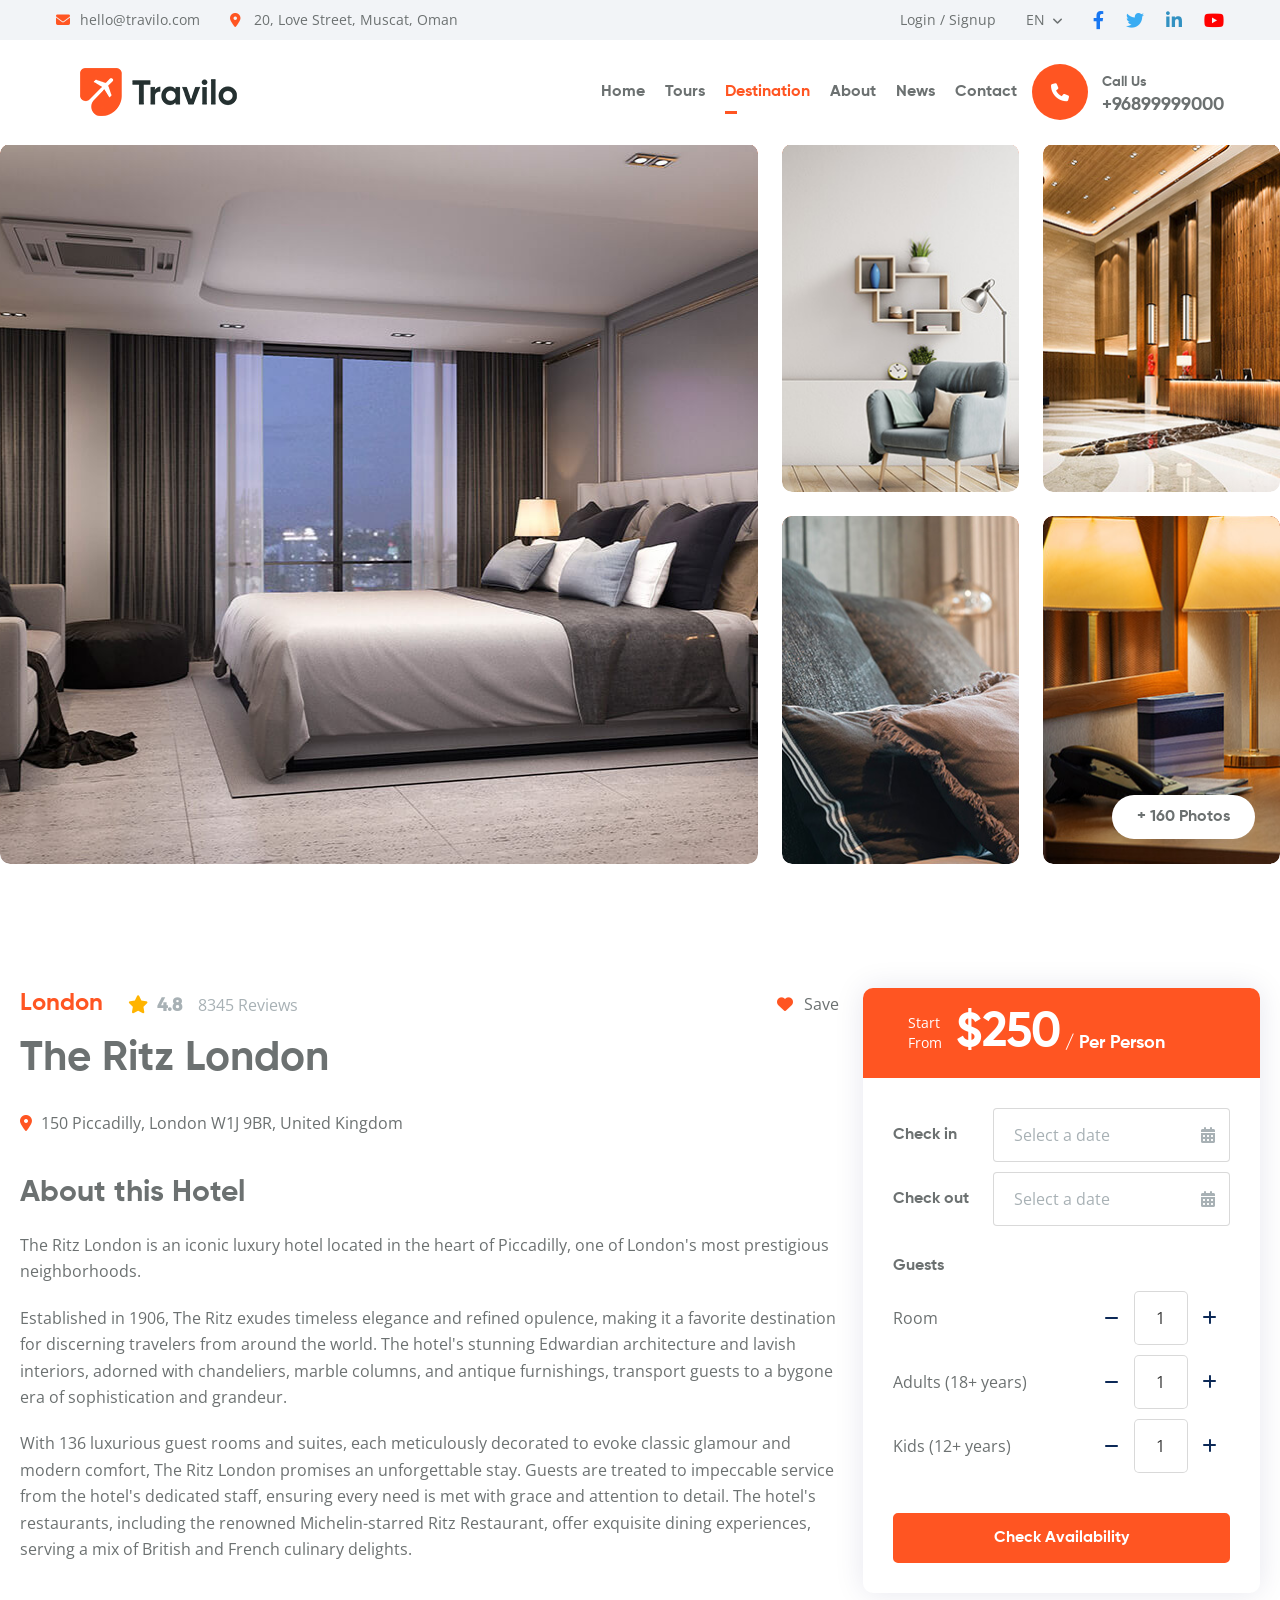
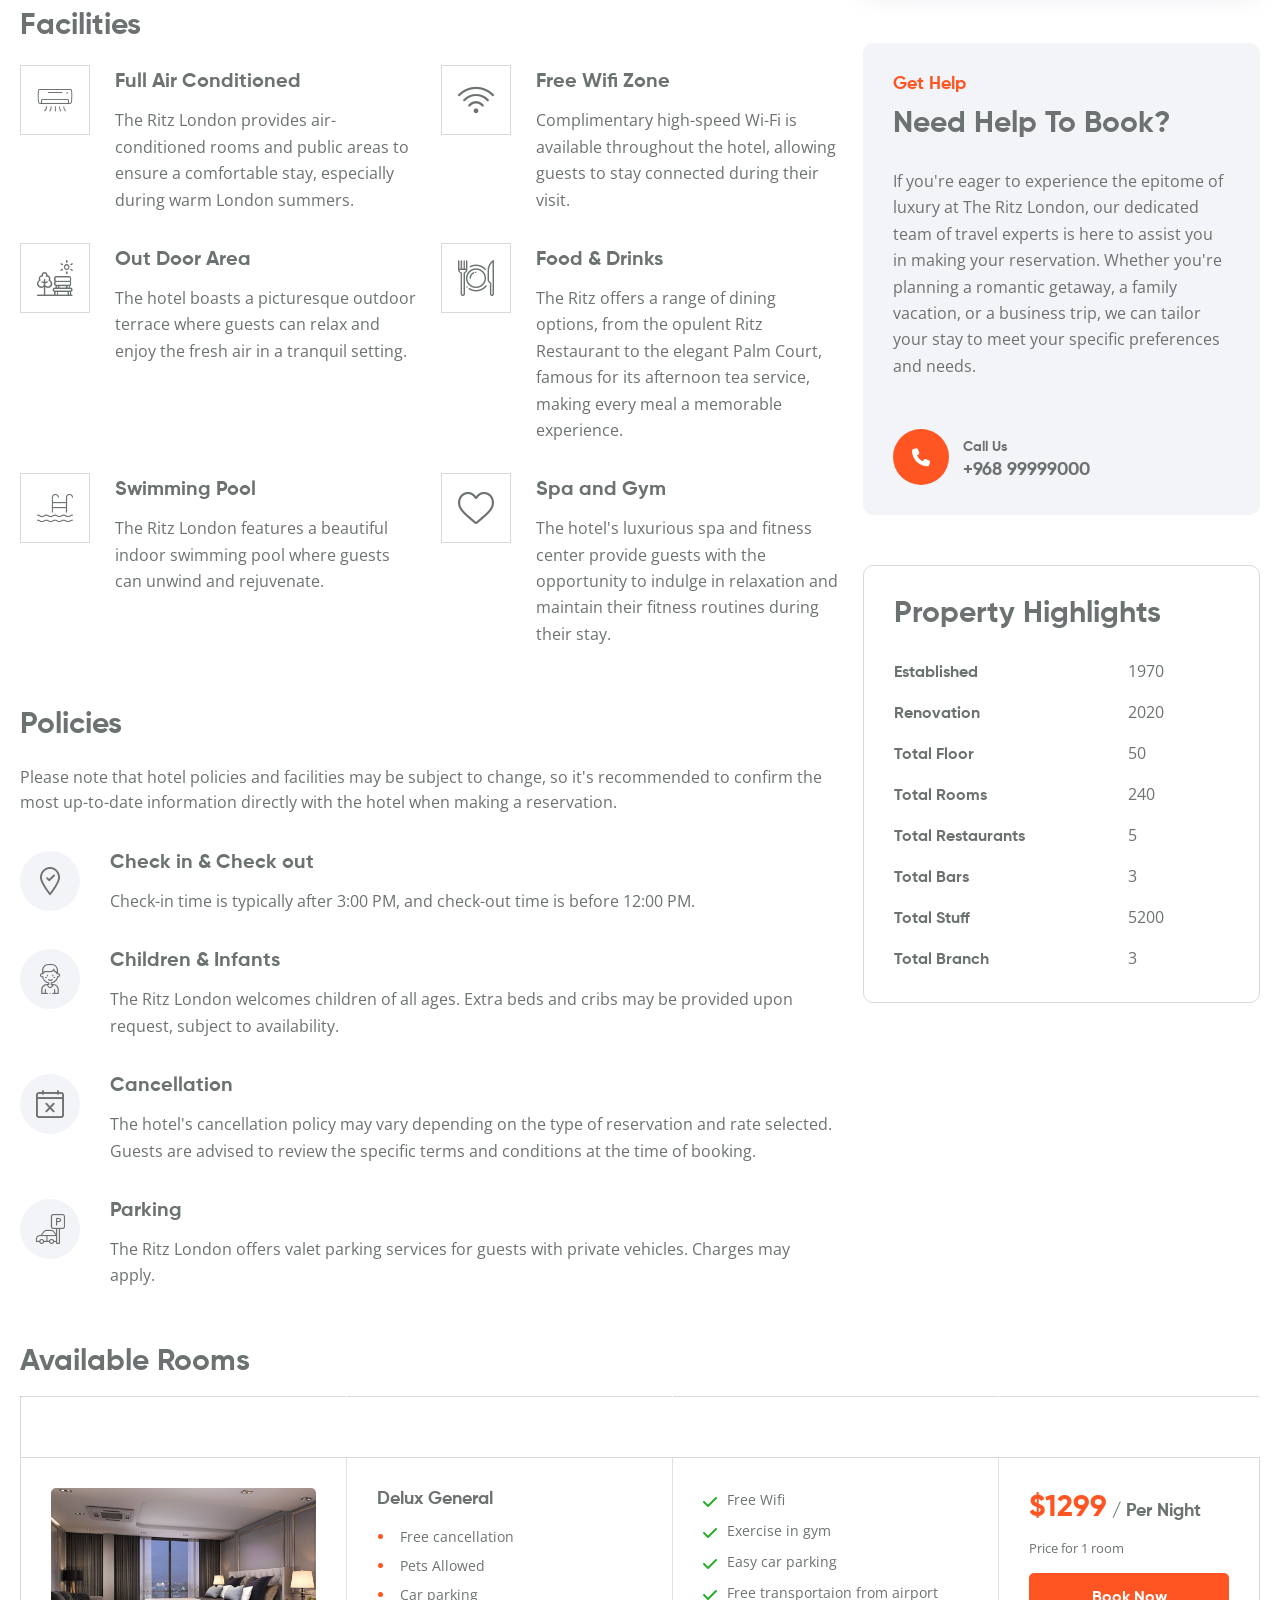
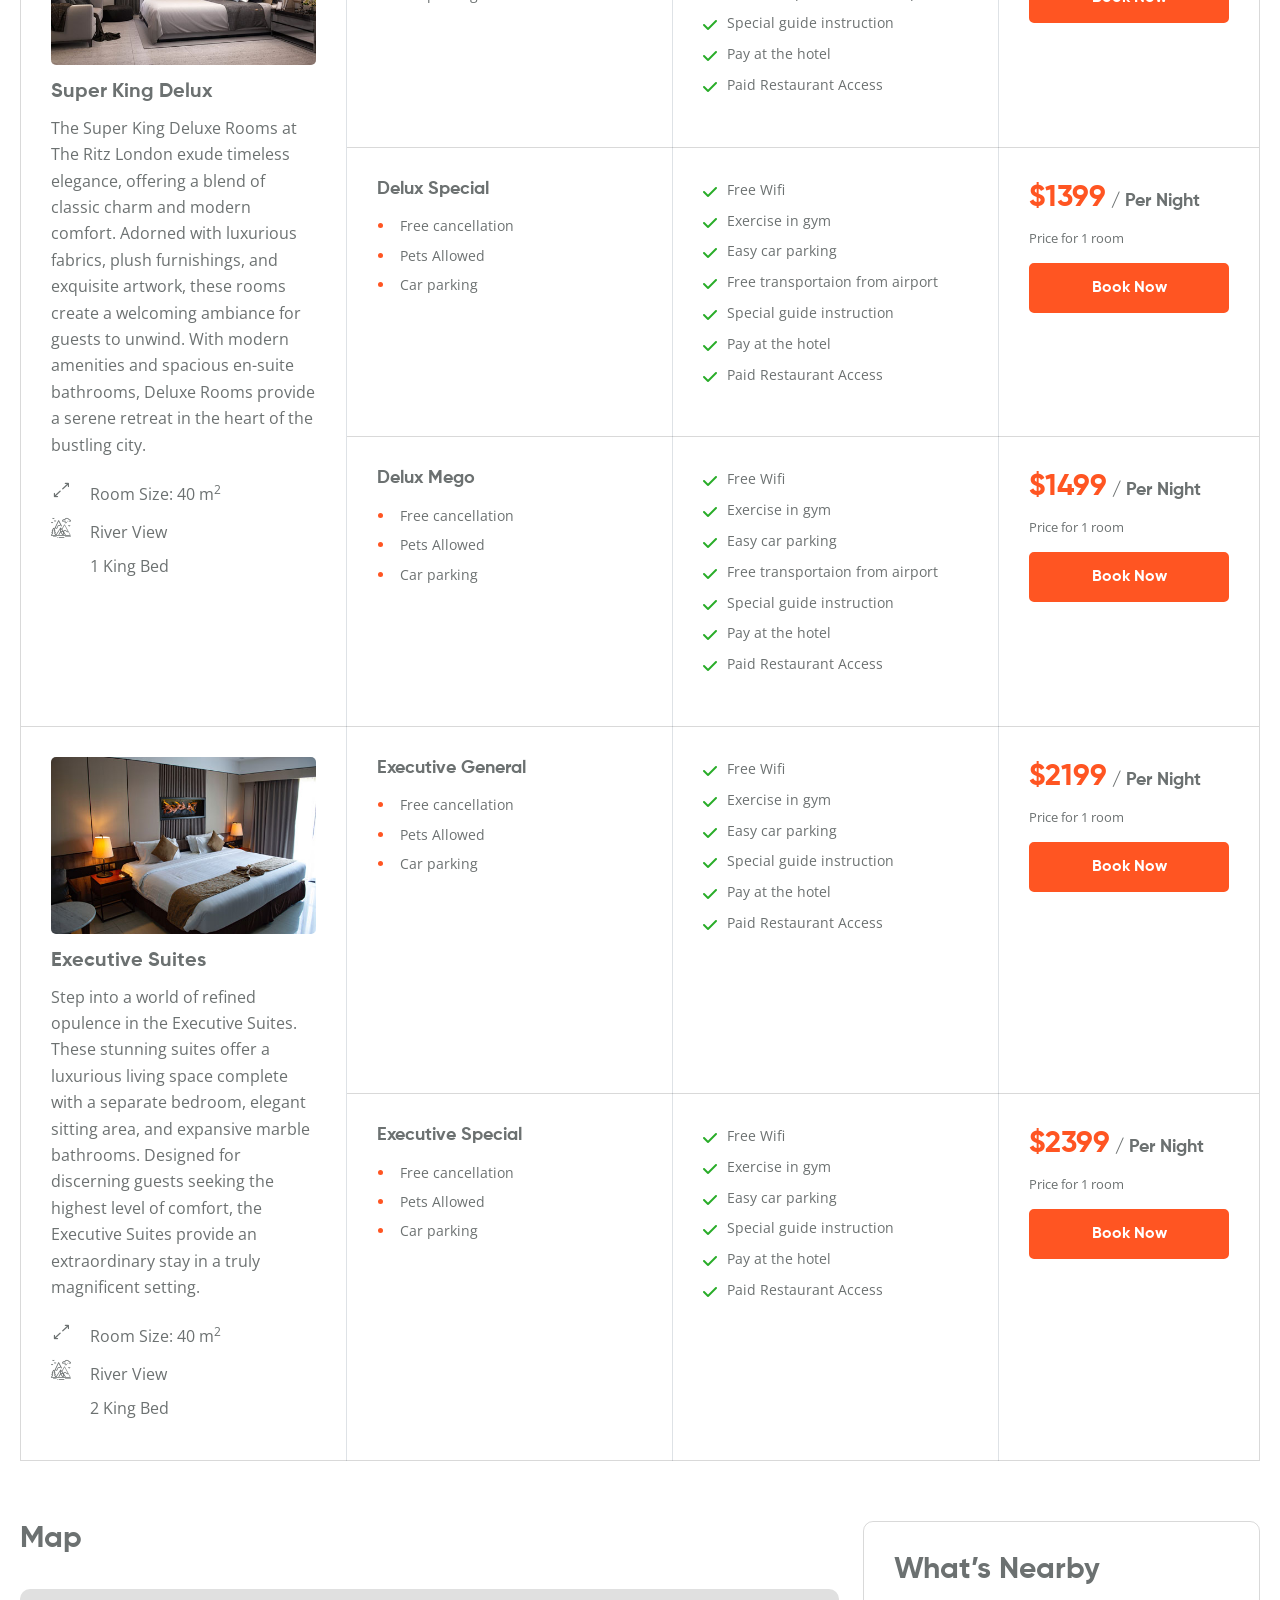
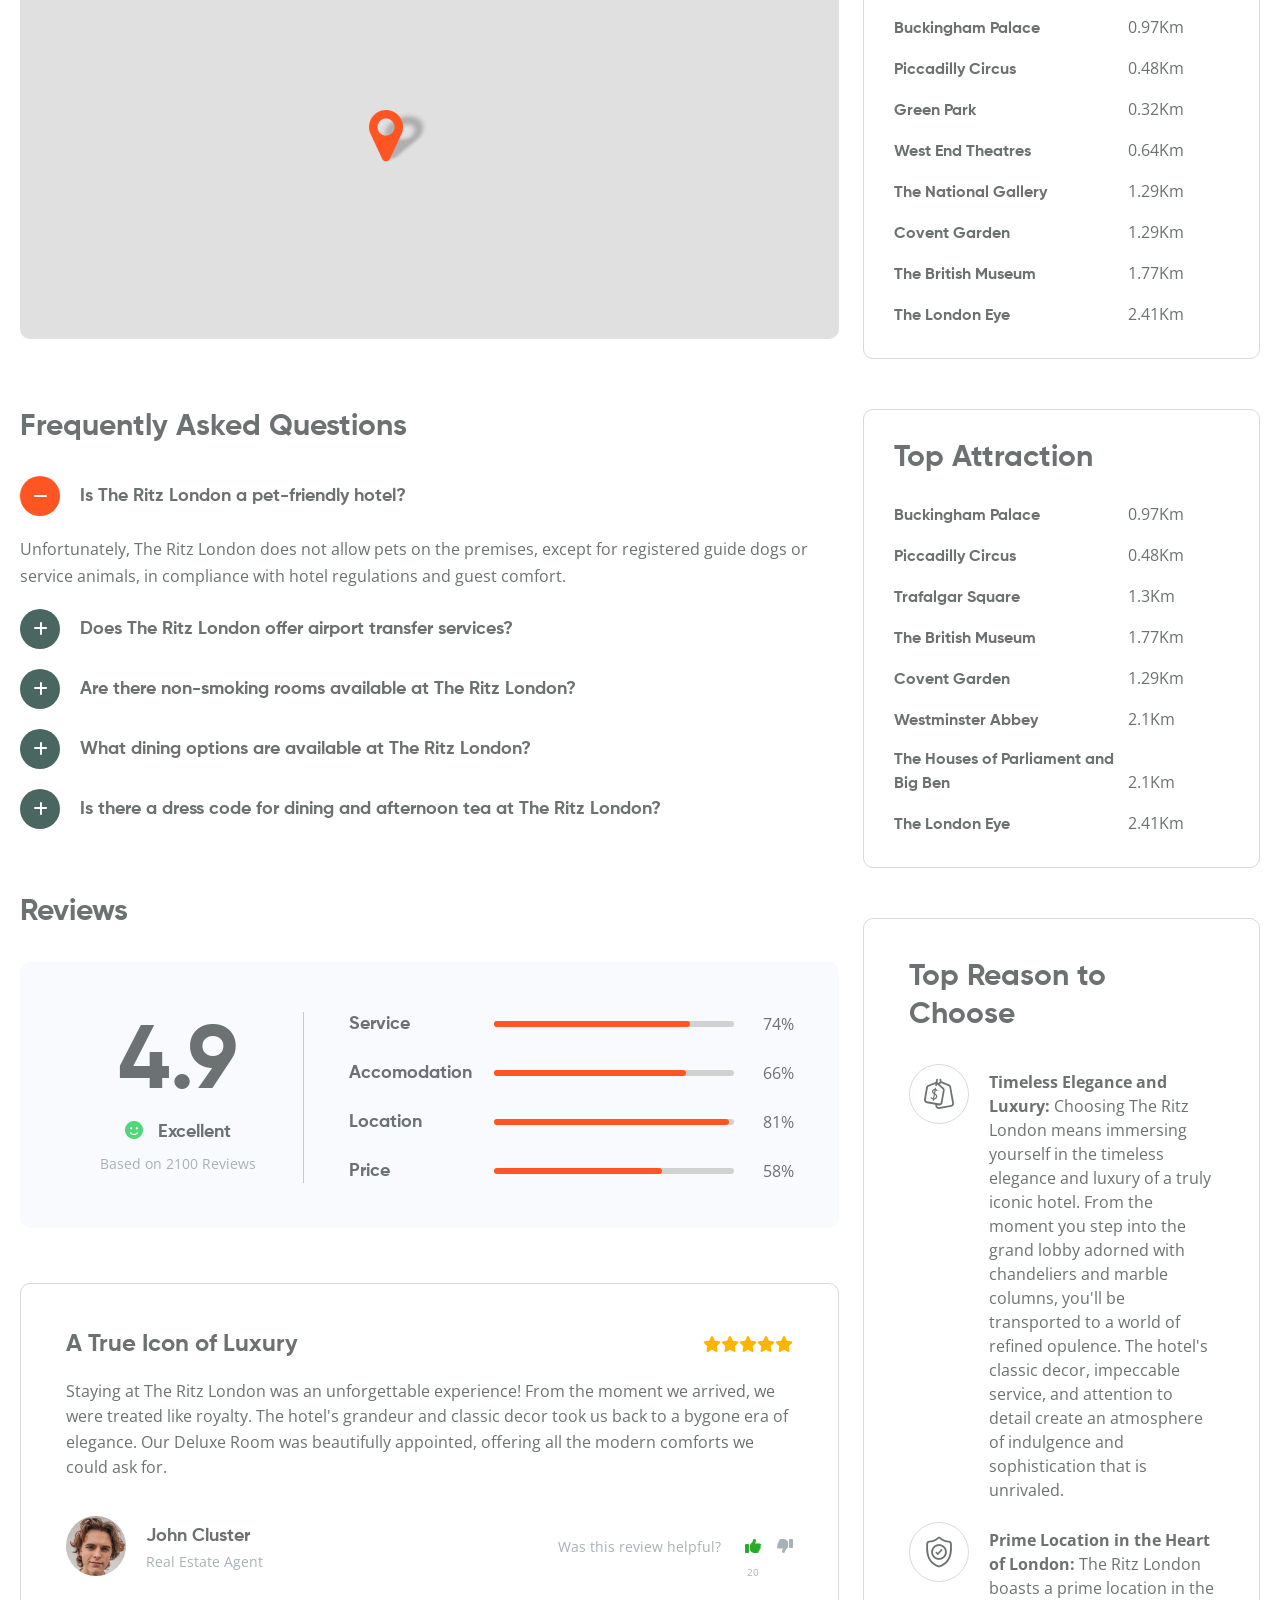
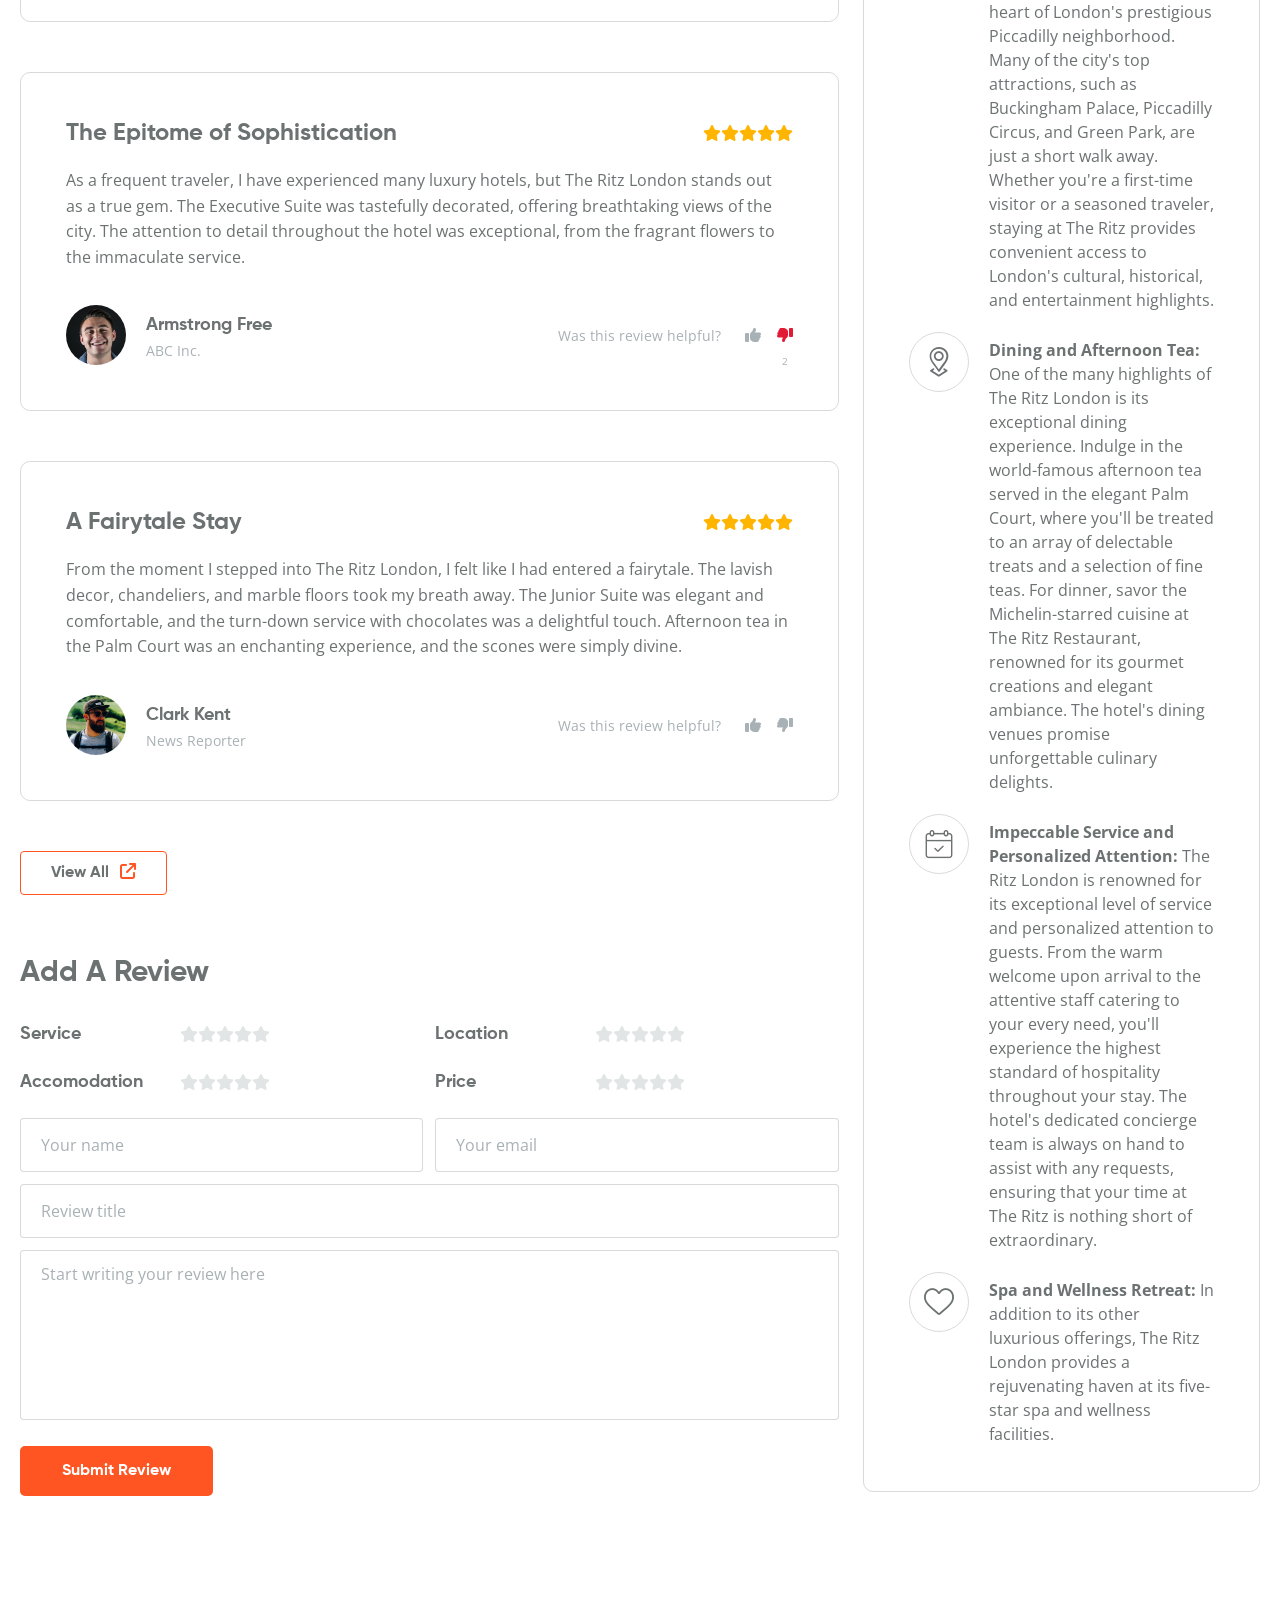
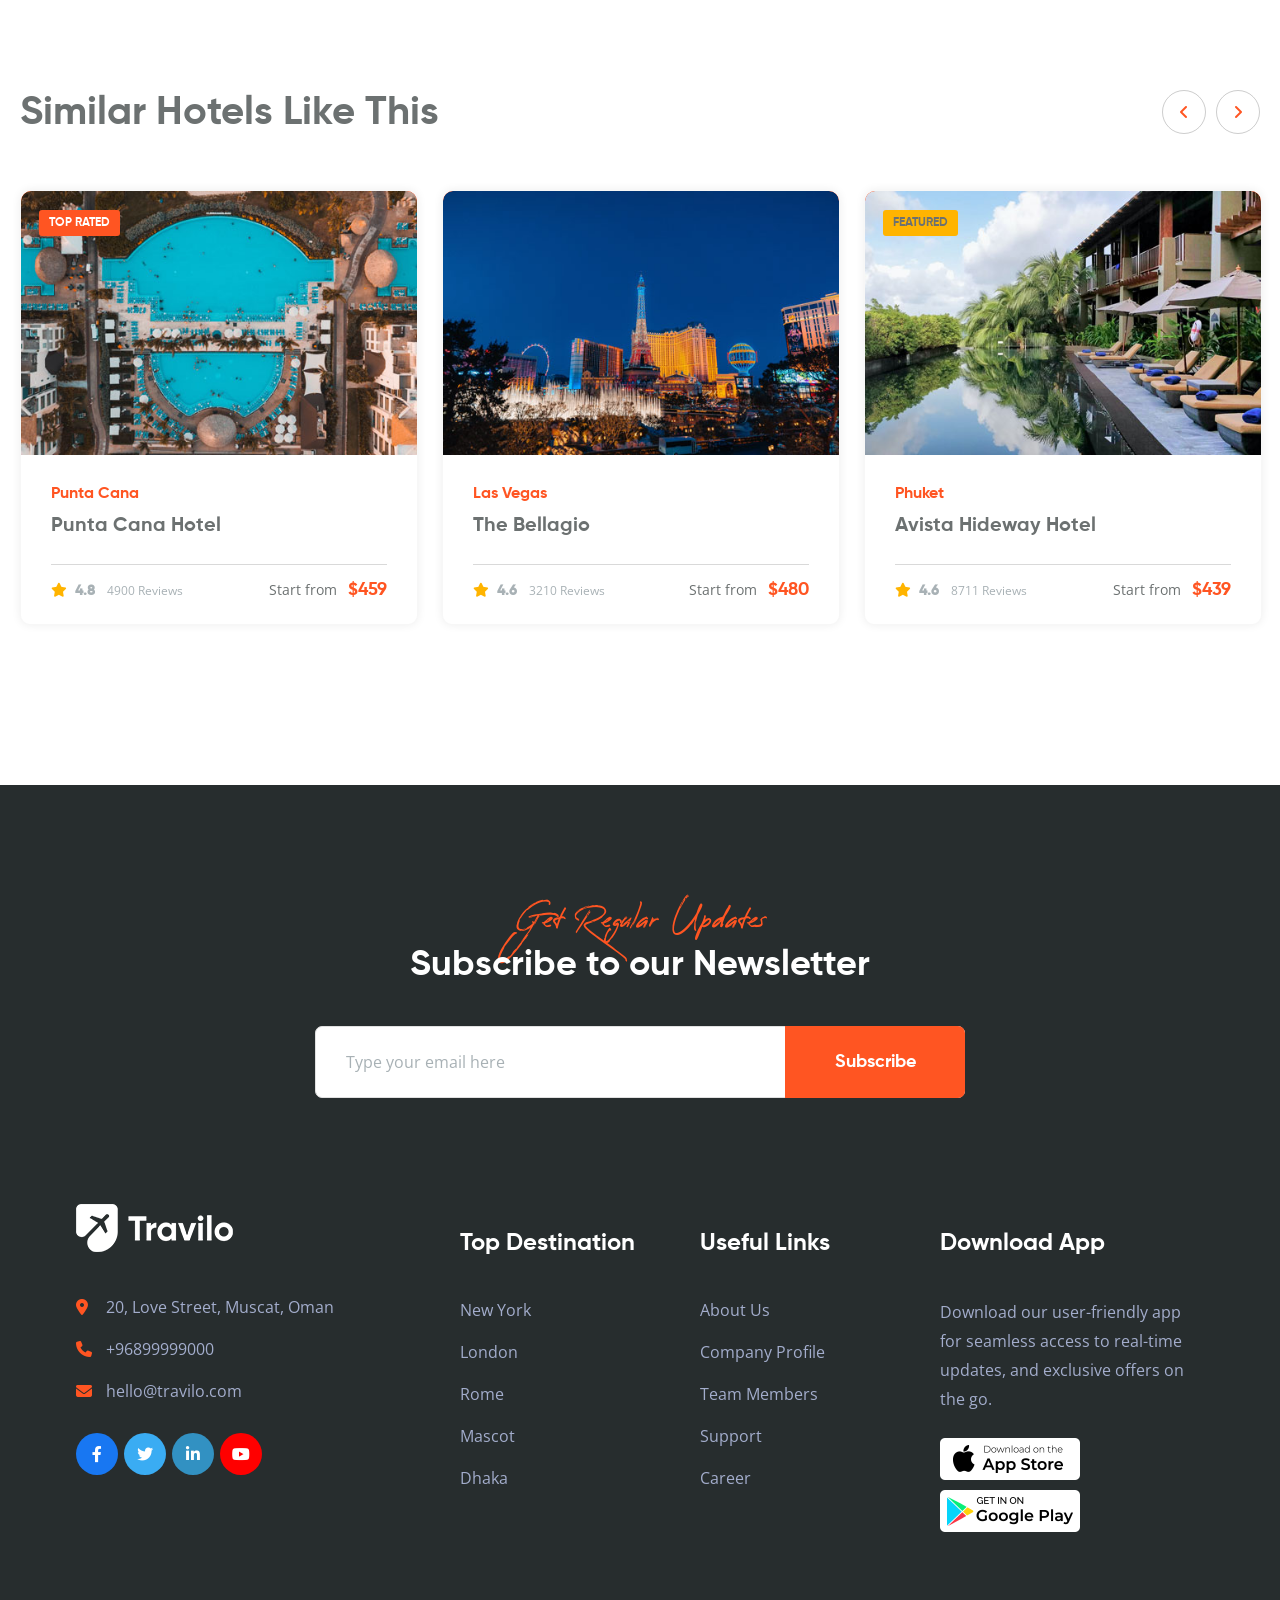
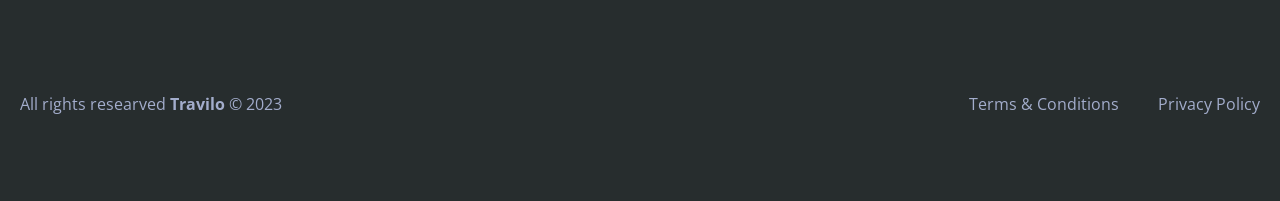
<file: frontend-main-template/hotel-single.html>
<!DOCTYPE html>
<html lang="en">


<head>
	<meta charset="utf-8">
	<!-- Responsive -->
	<meta http-equiv="X-UA-Compatible" content="IE=edge">
	<meta name="viewport" content="width=device-width, initial-scale=1.0">

	<title>Travilo - Hotel Single</title>

	<link href="assets/images/favicon.png" rel="shortcut icon" type="image/x-icon">

	<!-- Google Fonts -->
	<link rel="preconnect" href="https://fonts.googleapis.com/">
	<link rel="preconnect" href="https://fonts.gstatic.com/" crossorigin>
	<link href="https://fonts.googleapis.com/css2?family=Open+Sans&amp;display=swap" rel="stylesheet">

	<!-- Stylesheets -->
	<link href="assets/css/lib/bootstrap/bootstrap.min.css" rel="stylesheet">
	<link href="assets/css/lib/fontawesome/css/fontawesome.min.css" rel="stylesheet">
	<link href="assets/css/lib/fontawesome/css/brands.css" rel="stylesheet">
	<link href="assets/css/lib/fontawesome/css/solid.css" rel="stylesheet">
	<link href="assets/css/lib/simple-line-icons/css/simple-line-icons.min.css" rel="stylesheet">
	<link href="assets/css/lib/flaticon/css/flaticon.min.css" rel="stylesheet">
	<link href="assets/css/lib/animate.min.css" rel="stylesheet">
	<link href="assets/css/lib/slick.min.css" rel="stylesheet">
	<link href="assets/css/lib/swiper.min.css" rel="stylesheet">
	<link href="assets/css/lib/jquery-ui.min.css" rel="stylesheet">
	<link href="assets/css/lib/jquery.fancybox.min.css" rel="stylesheet">
	<link href="assets/css/custom-animate.css" rel="stylesheet">
	<link href="assets/css/style.css" rel="stylesheet">
	<link href="assets/css/responsive.css" rel="stylesheet">

</head>

<body>
	<div class="page-wrapper">

		<!-- Preloader -->
		<div class="loader-wrap">
			<div class="preloader">
				<div class="preloader-close">x</div>
				<div id="handle-preloader" class="handle-preloader">
					<div class="animation-preloader">
						<div class="txt-loading">
							<span data-text-preloader="T" class="letters-loading">T</span>
							<span data-text-preloader="R" class="letters-loading">R</span>
							<span data-text-preloader="A" class="letters-loading">A</span>
							<span data-text-preloader="V" class="letters-loading">V</span>
							<span data-text-preloader="I" class="letters-loading">I</span>
							<span data-text-preloader="L" class="letters-loading">L</span>
							<span data-text-preloader="O" class="letters-loading">O</span>
						</div>
					</div>
				</div>
			</div>
		</div>
		<!-- Preloader End -->

		<!-- Main Header-->
		<header class="main-header header-style-two">
			<div class="header-top">
				<div class="auto-container">
					<div class="inner clearfix">
						<div class="top-left clearfix">
							<ul class="info clearfix">
								<li><i class="icon fa fa-envelope"></i> <a
										href="mailto:hello@travilo.com">hello@travilo.com</a></li>
								<li><i class="icon fa fa-map-marker-alt"></i> <a href="#">20, Love Street, Muscat,
										Oman</a></li>
							</ul>
						</div>
						<div class="top-right clearfix">
							<div class="login"><a href="#">Login / Signup</a></div>
							<div class="lang-box">
								<div class="lang-btn clearfix"><span class="txt">En</span><span
										class="icon far fa-angle-down"></span>
								</div>
								<ul class="lang-list">
									<li><a href="#">Tur</a></li>
									<li><a href="#">Esp</a></li>
									<li><a href="#">Rus</a></li>
									<li><a href="#">Hin</a></li>
								</ul>
							</div>
							<div class="social">
								<ul class="social-links clearfix">
									<li><a href="#" class="facebook"><i class="fab fa-facebook-f"></i></a></li>
									<li><a href="#" class="twitter"><i class="fab fa-twitter"></i></a></li>
									<li><a href="#" class="linkedin"><i class="fab fa-linkedin-in"></i></a></li>
									<li><a href="#" class="youtube"><i class="fab fa-youtube"></i></a></li>
								</ul>
							</div>
						</div>
					</div>
				</div>
			</div>
			<!-- Header Upper -->
			<div class="header-upper">
				<div class="auto-container">
					<!-- Main Box -->
					<div class="main-box clearfix">
						<!--Logo-->
						<div class="logo-box">
							<div class="logo"><a href="index.html" title="Travilo"><img src="assets/images/logo.png"
										alt="" title="Travilo"></a></div>
						</div>

						<div class="outer clearfix">
							<div class="nav-box clearfix">
								<!--Nav Outer-->
								<div class="nav-outer clearfix">
									<nav class="main-menu">
										<ul class="navigation clearfix">
											<li class="dropdown"><a href="index.html">Home</a>
												<ul>
													<li><a href="index.html">Home 01</a></li>
													<li><a href="index-2.html">Home 02</a></li>
												</ul>
											</li>
											<li class="dropdown"><a href="tour-list.html">Tours</a>
												<ul>
													<li><a href="tour-list.html">Tours List</a></li>
													<li><a href="tour-packages.html">Tour Packages</a></li>
													<li><a href="tour-single.html">Tour Details</a></li>
													<li><a href="activities.html">Activities</a></li>
													<li><a href="activity-single.html">Activity Details</a></li>
												</ul>
											</li>
											<li class="current dropdown"><a href="destinations.html">Destination</a>
												<ul>
													<li><a href="destinations.html">All Destinations</a></li>
													<li><a href="destination-single.html">Destination Single</a></li>
													<li><a href="hotels.html">Hotels</a></li>
													<li><a href="hotel-single.html">Hotel Details</a></li>
												</ul>
											</li>
											<li><a href="about.html">About</a></li>
											<li class="dropdown"><a href="blog.html">News</a>
												<ul>
													<li><a href="blog.html">Our Blog</a></li>
													<li><a href="blog-single.html">Blog Details</a></li>
												</ul>
											</li>
											<li><a href="contact.html">Contact</a></li>
										</ul>
									</nav>
									<!-- Main Menu End-->
								</div>
								<!--Nav Outer End-->

							</div>

							<div class="links-box clearfix">
								<div class="link call-to">
									<a href="tel:+96899999000"><i class="icon fa-solid fa-phone"></i> Call Us <span
											class="nmbr">+96899999000</span></a>
								</div>
							</div>

							<!-- Hidden Nav Toggler -->
							<div class="nav-toggler">
								<button class="hidden-bar-opener"><span class="icon"><img
											src="assets/images/icons/menu-icon.svg" alt=""></span></button>
							</div>
						</div>
					</div>
				</div>
			</div>
			<!-- End Header Upper -->
		</header>
		<!--End Main Header -->


		<!--Menu Backdrop-->
		<div class="menu-backdrop"></div>

		<!-- Hidden Navigation Bar -->
		<div class="hidden-bar">
			<!-- Hidden Bar Wrapper -->
			<div class="hidden-bar-wrapper">
				<div class="hidden-bar-closer"><span class="icon"><svg class="icon-close" role="presentation"
							viewBox="0 0 16 14">
							<path d="M15 0L1 14m14 0L1 0" stroke="currentColor" fill="none" fill-rule="evenodd"></path>
						</svg></span></div>
				<div class="nav-logo-box">
					<!-- logo will be copied here ! -->
				</div>
				<!-- .Side-menu -->
				<nav class="side-menu">
					<!-- main-menu will be copied here! -->
				</nav><!-- .side-menu -->

				<div class="links-box clearfix">
					<div class="clearfix">
						<div class="link"><a href="contact.html" class="theme-btn btn-style-one"><span>Login /
									Signup</span></a></div>
					</div>
				</div>

			</div><!-- / Hidden Bar Wrapper -->
		</div>
		<!-- / Hidden Bar -->


		<!-- Banner Section -->
		<div class="hotel-single-banner">

			<div class="outer-container">
				<div class="row clearfix">
					<div class="image-col">
						<div class="image-block">
							<div class="inner">
								<div class="image"><img src="assets/images/resources/destinations/hotels/hb-image-1.jpg"
										alt=""></div>
								<div class="image-layer"
									style="background-image: url(assets/images/resources/destinations/hotels/hb-image-1.jpg);">
								</div>
								<a href="assets/images/resources/destinations/hotels/hb-image-1.jpg"
									class="over-link lightbox-image" data-fancybox="HotelGallery"></a>
							</div>
						</div>
					</div>
					<div class="image-col sm-col">
						<div class="image-block sm-block">
							<div class="inner">
								<div class="image"><img src="assets/images/resources/destinations/hotels/hb-image-2.jpg"
										alt=""></div>
								<div class="image-layer"
									style="background-image: url(assets/images/resources/destinations/hotels/hb-image-2.jpg);">
								</div>
								<a href="assets/images/resources/destinations/hotels/hb-image-2.jpg"
									class="over-link lightbox-image" data-fancybox="HotelGallery"></a>
							</div>
						</div>
						<div class="image-block sm-block">
							<div class="inner">
								<div class="image"><img src="assets/images/resources/destinations/hotels/hb-image-3.jpg"
										alt=""></div>
								<div class="image-layer"
									style="background-image: url(assets/images/resources/destinations/hotels/hb-image-3.jpg);">
								</div>
								<a href="assets/images/resources/destinations/hotels/hb-image-3.jpg"
									class="over-link lightbox-image" data-fancybox="HotelGallery"></a>
							</div>
						</div>
					</div>
					<div class="image-col sm-col">
						<div class="image-block sm-block">
							<div class="inner">
								<div class="image"><img src="assets/images/resources/destinations/hotels/hb-image-4.jpg"
										alt=""></div>
								<div class="image-layer"
									style="background-image: url(assets/images/resources/destinations/hotels/hb-image-4.jpg);">
								</div>
								<a href="assets/images/resources/destinations/hotels/hb-image-4.jpg"
									class="over-link lightbox-image" data-fancybox="HotelGallery"></a>
							</div>
						</div>
						<div class="image-block sm-block">
							<div class="inner">
								<div class="image"><img src="assets/images/resources/destinations/hotels/hb-image-5.jpg"
										alt=""></div>
								<div class="image-layer"
									style="background-image: url(assets/images/resources/destinations/hotels/hb-image-5.jpg);">
								</div>
								<a href="assets/images/resources/destinations/hotels/hb-image-5.jpg"
									class="over-link lightbox-image" data-fancybox="HotelGallery"></a>
							</div>
							<div class="img-link"><a href="#" class="theme-btn"><span>+ 160 Photos</span></a></div>
						</div>
					</div>

				</div>
			</div>
		</div>
		<!--End Banner Section -->

		<!--Default Single Container-->
		<div class="dsp-container hot-single">
			<div class="auto-container">
				<!--Part One-->
				<div class="part-one">
					<div class="row clearfix">

						<!--Content Side-->
						<div class="content-side col-xl-8 col-lg-12 col-md-12 col-sm-12">
							<div class="content-inner">

								<div class="sp-header">
									<div class="loc-rat clearfix">
										<div class="location">London</div>
										<div class="rating"><a href="#" class="theme-btn"><i
													class="fa-solid fa-star"></i>
												<strong>4.8</strong>   <span class="count">8345 Reviews</span></a></div>
										<div class="add-fav"><a href="#"><i class="far fa-heart"></i> Save</a></div>
									</div>
									<h1>The Ritz London</h1>
									<div class="info clearfix">
										<div class="duration"><i class="fa-solid fa-map-marker-alt"></i> 150 Piccadilly,
											London W1J 9BR, United Kingdom</div>
									</div>
								</div>

								<div class="upper-content">
									<div class="text-content">
										<h3>About this Hotel</h3>
										<p>The Ritz London is an iconic luxury hotel located in the heart of Piccadilly,
											one of London's most prestigious neighborhoods.</p>
										<p>Established in 1906, The Ritz exudes timeless elegance and refined opulence,
											making it a favorite destination for discerning travelers from around the
											world. The hotel's stunning Edwardian architecture and lavish interiors,
											adorned with chandeliers, marble columns, and antique furnishings, transport
											guests to a bygone era of sophistication and grandeur.</p>
										<p>With 136 luxurious guest rooms and suites, each meticulously decorated to
											evoke classic glamour and modern comfort, The Ritz London promises an
											unforgettable stay. Guests are treated to impeccable service from the
											hotel's dedicated staff, ensuring every need is met with grace and attention
											to detail. The hotel's restaurants, including the renowned Michelin-starred
											Ritz Restaurant, offer exquisite dining experiences, serving a mix of
											British and French culinary delights.</p>
										<br>
										<h3>Facilities</h3>
										<div class="facilities">
											<div class="row clearfix">
												<div class="fac-block col-lg-6 col-md-6 col-sm-12">
													<div class="inner">
														<div class="icon"><i class="flaticon-air-conditioner"></i></div>
														<h5>Full Air Conditioned</h5>
														<div class="travilo-text">The Ritz London provides
															air-conditioned rooms and public areas to ensure a
															comfortable stay, especially during warm London summers.
														</div>
													</div>
												</div>
												<div class="fac-block col-lg-6 col-md-6 col-sm-12">
													<div class="inner">
														<div class="icon"><i class="flaticon-wifi-1"></i></div>
														<h5>Free Wifi Zone</h5>
														<div class="travilo-text">Complimentary high-speed Wi-Fi is
															available throughout the hotel, allowing guests to stay
															connected during their visit.</div>
													</div>
												</div>
												<div class="fac-block col-lg-6 col-md-6 col-sm-12">
													<div class="inner">
														<div class="icon"><i class="flaticon-park"></i></div>
														<h5>Out Door Area</h5>
														<div class="travilo-text">The hotel boasts a picturesque outdoor
															terrace where guests can relax and enjoy the fresh air in a
															tranquil setting.</div>
													</div>
												</div>
												<div class="fac-block col-lg-6 col-md-6 col-sm-12">
													<div class="inner">
														<div class="icon"><i class="flaticon-restaurant"></i></div>
														<h5>Food & Drinks</h5>
														<div class="travilo-text">The Ritz offers a range of dining
															options, from the opulent Ritz Restaurant to the elegant
															Palm Court, famous for its afternoon tea service, making
															every meal a memorable experience.</div>
													</div>
												</div>
												<div class="fac-block col-lg-6 col-md-6 col-sm-12">
													<div class="inner">
														<div class="icon"><i class="flaticon-swimming-pool-1"></i></div>
														<h5>Swimming Pool</h5>
														<div class="travilo-text">The Ritz London features a beautiful
															indoor swimming pool where guests can unwind and rejuvenate.
														</div>
													</div>
												</div>
												<div class="fac-block col-lg-6 col-md-6 col-sm-12">
													<div class="inner">
														<div class="icon"><i class="flaticon-heart-1"></i></div>
														<h5>Spa and Gym</h5>
														<div class="travilo-text">The hotel's luxurious spa and fitness
															center provide guests with the opportunity to indulge in
															relaxation and maintain their fitness routines during their
															stay.</div>
													</div>
												</div>
											</div>
										</div>
										<h3>Policies</h3>
										<div class="policies">
											<div class="text u-text">Please note that hotel policies and facilities may
												be subject to change, so it's recommended to confirm the most up-to-date
												information directly with the hotel when making a reservation.</div>
											<div class="pols">
												<div class="pol-block">
													<div class="inner">
														<div class="icon"><i class="flaticon-check-point"></i></div>
														<h5>Check in & Check out</h5>
														<div class="travilo-text">Check-in time is typically after 3:00
															PM, and check-out time is before 12:00 PM.</div>
													</div>
												</div>
												<div class="pol-block">
													<div class="inner">
														<div class="icon"><i class="flaticon-little-boy"></i></div>
														<h5>Children & Infants</h5>
														<div class="travilo-text">The Ritz London welcomes children of
															all ages. Extra beds and cribs may be provided upon request,
															subject to availability.</div>
													</div>
												</div>
												<div class="pol-block">
													<div class="inner">
														<div class="icon"><i class="flaticon-calendar-3"></i></div>
														<h5>Cancellation</h5>
														<div class="travilo-text">The hotel's cancellation policy may
															vary depending on the type of reservation and rate selected.
															Guests are advised to review the specific terms and
															conditions at the time of booking.</div>
													</div>
												</div>
												<div class="pol-block">
													<div class="inner">
														<div class="icon"><i class="flaticon-parking-lot"></i></div>
														<h5>Parking</h5>
														<div class="travilo-text">The Ritz London offers valet parking
															services for guests with private vehicles. Charges may
															apply.</div>
													</div>
												</div>
											</div>
										</div>

									</div>
								</div>

							</div>
						</div>

						<!--Sidebar Side-->
						<div class="sidebar-side col-xl-4 col-lg-8 col-md-12 col-sm-12">
							<div class="sidebar-inner">
								<!--Widget-->
								<div class="dsp-widget t-book-widget">
									<div class="inner-box">
										<div class="t-book-header">
											<span class="st-txt">Start <br>From</span>
											<span class="amount">$250</span>
											<span class="qty">/ Per Person</span>
										</div>
										<div class="lower-box">
											<div class="form-box site-form">
												<form method="post" action="https://tech-taqwa.com/html/tour-single.html">
													<div class="fields">
														<div class="form-group">
															<div class="field-label">Check in</div>
															<div class="field-inner">
																<input class="datepicker" type="text" name="field-name"
																	value="" placeholder="Select a date" required>
																<i class="alt-icon fa fa-calendar-alt"></i>
															</div>
														</div>
														<div class="form-group">
															<div class="field-label">Check out</div>
															<div class="field-inner">
																<input class="datepicker" type="text" name="field-name"
																	value="" placeholder="Select a date" required>
																<i class="alt-icon fa fa-calendar-alt"></i>
															</div>
														</div>
													</div>
													<h6>Guests</h6>
													<div class="tickets">
														<div class="ticket-block clearfix">
															<div class="tick-ttl">Room</div>
															<div class="tick-sel">
																<div class="quantity-box">
																	<div class="item-quantity">
																		<input class="qty-spinner" type="text" value="1"
																			name="quantity">
																	</div>
																</div>
															</div>
														</div>
														<div class="ticket-block clearfix">
															<div class="tick-ttl">Adults (18+ years)</div>
															<div class="tick-sel">
																<div class="quantity-box">
																	<div class="item-quantity">
																		<input class="qty-spinner" type="text" value="1"
																			name="quantity">
																	</div>
																</div>
															</div>
														</div>
														<div class="ticket-block clearfix">
															<div class="tick-ttl">Kids (12+ years)</div>
															<div class="tick-sel">
																<div class="quantity-box">
																	<div class="item-quantity">
																		<input class="qty-spinner" type="text" value="1"
																			name="quantity">
																	</div>
																</div>
															</div>
														</div>
													</div>
													<div class="proceed-link"><button type="button"
															class="theme-btn btn-style-two"><span>Check
																Availability</span></button></div>
												</form>
											</div>
										</div>
									</div>
								</div>

								<!--Widget-->
								<div class="dsp-widget get-help-widget">
									<div class="inner">
										<h6>Get Help</h6>
										<h3>Need Help to Book?</h3>
										<div class="travilo-text">If you're eager to experience the epitome of luxury at
											The Ritz London, our dedicated team of travel experts is here to assist you
											in making your reservation. Whether you're planning a romantic getaway, a
											family vacation, or a business trip, we can tailor your stay to meet your
											specific preferences and needs.</div>
										<div class="call-to">
											<a href="tel:+96899999000"><i class="icon fa-solid fa-phone"></i> Call Us
												<span class="nmbr">+968 99999000</span></a>
										</div>
									</div>
								</div>

								<!--Widget-->
								<div class="dsp-widget dsp-stat-widget">
									<div class="inner">
										<h3>Property Highlights</h3>
										<!--Logo-->
										<div class="stats">
											<ul>
												<li class="clearfix"><span class="ttl">Established</span><span
														class="dtl">1970</span></li>
												<li class="clearfix"><span class="ttl">Renovation</span><span
														class="dtl">2020</span></li>
												<li class="clearfix"><span class="ttl">Total Floor</span><span
														class="dtl">50</span></li>
												<li class="clearfix"><span class="ttl">Total Rooms</span><span
														class="dtl">240</span></li>
												<li class="clearfix"><span class="ttl">Total Restaurants</span><span
														class="dtl">5</span></li>
												<li class="clearfix"><span class="ttl">Total Bars</span><span
														class="dtl">3</span></li>
												<li class="clearfix"><span class="ttl">Total Stuff</span><span
														class="dtl">5200</span></li>
												<li class="clearfix"><span class="ttl">Total Branch</span><span
														class="dtl">3</span></li>
											</ul>
										</div>
									</div>
								</div>

							</div>
						</div>

					</div>
				</div>

				<div class="rooms-avail-box">
					<h3>Available Rooms</h3>
					<div class="art-outer">
						<div class="ar-table">
							<table class="table">
								<thead>
									<tr>
										<th scope="col" class="rt">Room Type</th>
										<th scope="col" class="ro">Room Option</th>
										<th scope="col" class="fac">Facilites</th>
										<th scope="col" class="price">Pricing</th>
									</tr>
								</thead>
								<tbody>
									<tr>
										<td class="rt" rowspan="3">
											<div class="type-block">
												<div class="image"><img
														src="assets/images/resources/destinations/hotels/hotel-room-1.jpg"
														alt="">
												</div>
												<h5>Super King Delux</h5>
												<div class="travilo-text">The Super King Deluxe Rooms at The Ritz London
													exude timeless elegance, offering a blend of classic charm and
													modern comfort. Adorned with luxurious fabrics, plush furnishings,
													and exquisite artwork, these rooms create a welcoming ambiance for
													guests to unwind. With modern amenities and spacious en-suite
													bathrooms, Deluxe Rooms provide a serene retreat in the heart of the
													bustling city.</div>
												<ul class="room-specs">
													<li><i class="icon flaticon-expand-1"></i> Room Size: 40
														m<sup>2</sup></li>
													<li><i class="icon flaticon-adventure-1"></i> River View</li>
													<li><i class="icon far fa-bed-alt"></i> 1 King Bed</li>
												</ul>
											</div>
										</td>
										<td class="ro">
											<h6>Delux General</h6>
											<ul class="un-styled-list">
												<li>Free cancellation</li>
												<li>Pets Allowed</li>
												<li>Car parking</li>
											</ul>
										</td>
										<td class="fac">
											<ul class="styled-list-two">
												<li>Free Wifi </li>
												<li>Exercise in gym </li>
												<li>Easy car parking </li>
												<li>Free transportaion from airport </li>
												<li>Special guide instruction </li>
												<li>Pay at the hotel </li>
												<li>Paid Restaurant Access </li>
											</ul>
										</td>
										<td class="price">
											<div class="rate"><span class="amount">$1299</span> <span class="duration">/
													Per Night</span></div>
											<div class="p-for">Price for 1 room</div>
											<div class="book-link"><a href="#"
													class="theme-btn btn-style-two"><span>Book Now</span></a></div>
										</td>
									</tr>
									<tr>
										<td class="ro">
											<h6>Delux Special</h6>
											<ul class="un-styled-list">
												<li>Free cancellation</li>
												<li>Pets Allowed</li>
												<li>Car parking</li>
											</ul>
										</td>
										<td class="fac">
											<ul class="styled-list-two">
												<li>Free Wifi </li>
												<li>Exercise in gym </li>
												<li>Easy car parking </li>
												<li>Free transportaion from airport </li>
												<li>Special guide instruction </li>
												<li>Pay at the hotel </li>
												<li>Paid Restaurant Access </li>
											</ul>
										</td>
										<td class="price">
											<div class="rate"><span class="amount">$1399</span> <span class="duration">/
													Per Night</span></div>
											<div class="p-for">Price for 1 room</div>
											<div class="book-link"><a href="#"
													class="theme-btn btn-style-two"><span>Book Now</span></a></div>
										</td>
									</tr>
									<tr>
										<td class="ro">
											<h6>Delux Mego</h6>
											<ul class="un-styled-list">
												<li>Free cancellation</li>
												<li>Pets Allowed</li>
												<li>Car parking</li>
											</ul>
										</td>
										<td class="fac">
											<ul class="styled-list-two">
												<li>Free Wifi </li>
												<li>Exercise in gym </li>
												<li>Easy car parking </li>
												<li>Free transportaion from airport </li>
												<li>Special guide instruction </li>
												<li>Pay at the hotel </li>
												<li>Paid Restaurant Access </li>
											</ul>
										</td>
										<td class="price">
											<div class="rate"><span class="amount">$1499</span> <span class="duration">/
													Per Night</span></div>
											<div class="p-for">Price for 1 room</div>
											<div class="book-link"><a href="#"
													class="theme-btn btn-style-two"><span>Book Now</span></a></div>
										</td>
									</tr>
									<tr>
										<td class="rt" rowspan="2">
											<div class="type-block">
												<div class="image"><img
														src="assets/images/resources/destinations/hotels/hotel-room-5.jpg"
														alt="">
												</div>
												<h5>Executive Suites</h5>
												<div class="travilo-text">Step into a world of refined opulence in the
													Executive Suites. These stunning suites offer a luxurious living
													space complete with a separate bedroom, elegant sitting area, and
													expansive marble bathrooms. Designed for discerning guests seeking
													the highest level of comfort, the Executive Suites provide an
													extraordinary stay in a truly magnificent setting.</div>
												<ul class="room-specs">
													<li><i class="icon flaticon-expand-1"></i> Room Size: 40
														m<sup>2</sup></li>
													<li><i class="icon flaticon-adventure-1"></i> River View</li>
													<li><i class="icon far fa-bed-alt"></i> 2 King Bed</li>
												</ul>
											</div>
										</td>
										<td class="ro">
											<h6>Executive General</h6>
											<ul class="un-styled-list">
												<li>Free cancellation</li>
												<li>Pets Allowed</li>
												<li>Car parking</li>
											</ul>
										</td>
										<td class="fac">
											<ul class="styled-list-two">
												<li>Free Wifi </li>
												<li>Exercise in gym </li>
												<li>Easy car parking </li>
												<li>Special guide instruction </li>
												<li>Pay at the hotel </li>
												<li>Paid Restaurant Access </li>
											</ul>
										</td>
										<td class="price">
											<div class="rate"><span class="amount">$2199</span> <span class="duration">/
													Per Night</span></div>
											<div class="p-for">Price for 1 room</div>
											<div class="book-link"><a href="#"
													class="theme-btn btn-style-two"><span>Book Now</span></a></div>
										</td>
									</tr>
									<tr>
										<td class="ro">
											<h6>Executive Special</h6>
											<ul class="un-styled-list">
												<li>Free cancellation</li>
												<li>Pets Allowed</li>
												<li>Car parking</li>
											</ul>
										</td>
										<td class="fac">
											<ul class="styled-list-two">
												<li>Free Wifi </li>
												<li>Exercise in gym </li>
												<li>Easy car parking </li>
												<li>Special guide instruction </li>
												<li>Pay at the hotel </li>
												<li>Paid Restaurant Access </li>
											</ul>
										</td>
										<td class="price">
											<div class="rate"><span class="amount">$2399</span> <span class="duration">/
													Per Night</span></div>
											<div class="p-for">Price for 1 room</div>
											<div class="book-link"><a href="#"
													class="theme-btn btn-style-two"><span>Book Now</span></a></div>
										</td>
									</tr>
								</tbody>
							</table>
						</div>
					</div>
				</div>

				<!--Part Two-->
				<div class="part-two">
					<div class="row clearfix">

						<!--Content Side-->
						<div class="content-side col-xl-8 col-lg-12 col-md-12 col-sm-12">
							<div class="content-inner">

								<div class="location">
									<h3>Map</h3>
									<div class="map-box">
										<iframe
											src="https://www.google.com/maps/embed?pb=!1m18!1m12!1m3!1d5222.559276807464!2d-0.14652169835693887!3d51.50644437092068!2m3!1f0!2f0!3f0!3m2!1i1024!2i768!4f13.1!3m3!1m2!1s0x48760529d30fc857%3A0x596135811e044014!2sThe%20Ritz%20London!5e0!3m2!1sen!2som!4v1691071567666!5m2!1sen!2som"
											allowfullscreen="" loading="lazy"
											referrerpolicy="no-referrer-when-downgrade"></iframe>

										<div class="map-icon"><img src="assets/images/icons/map-marker-2.png" alt="">
										</div>
									</div>
								</div>

								<div class="t-faqs">
									<h3>Frequently Asked Questions</h3>
									<ul class="accordion-box faqs-accordion clearfix">
										<!--Block-->
										<li class="accordion block active-block">
											<div class="acc-btn active">Is The Ritz London a pet-friendly hotel? <span
													class="arrow fa fa-plus"></span></div>
											<div class="acc-content current">
												<div class="content">
													<div class="travilo-text">
														<p>Unfortunately, The Ritz London does not allow pets on the
															premises, except for registered guide dogs or service
															animals, in compliance with hotel regulations and guest
															comfort.</p>
													</div>
												</div>
											</div>
										</li>

										<!--Block-->
										<li class="accordion block">
											<div class="acc-btn">Does The Ritz London offer airport transfer services?
												<span class="arrow fa fa-plus"></span>
											</div>
											<div class="acc-content">
												<div class="content">
													<div class="travilo-text">
														<p>Yes, The Ritz London can arrange airport transfer services
															for guests upon request. Whether you require a private car,
															limousine, or chauffeur-driven vehicle, our concierge team
															will be delighted to assist you in making the necessary
															arrangements.</p>
													</div>
												</div>
											</div>
										</li>

										<!--Block-->
										<li class="accordion block">
											<div class="acc-btn">Are there non-smoking rooms available at The Ritz
												London? <span class="arrow fa fa-plus"></span></div>
											<div class="acc-content">
												<div class="content">
													<div class="travilo-text">
														<p>Yes, The Ritz London is committed to providing a smoke-free
															environment for all guests. All rooms and public areas are
															designated as non-smoking areas, in accordance with the
															hotel's policy.</p>
													</div>
												</div>
											</div>
										</li>

										<!--Block-->
										<li class="accordion block">
											<div class="acc-btn">What dining options are available at The Ritz London?
												<span class="arrow fa fa-plus"></span>
											</div>
											<div class="acc-content">
												<div class="content">
													<div class="travilo-text">
														<p>The Ritz London offers an exceptional dining experience at
															several renowned restaurants. Guests can savor traditional
															afternoon tea in the elegant Palm Court, indulge in gourmet
															cuisine at the Michelin-starred Ritz Restaurant, and enjoy
															delectable light bites at The Rivoli Bar, known for its
															exquisite cocktails.</p>
													</div>
												</div>
											</div>
										</li>

										<!--Block-->
										<li class="accordion block">
											<div class="acc-btn">Is there a dress code for dining and afternoon tea at
												The Ritz London? <span class="arrow fa fa-plus"></span></div>
											<div class="acc-content">
												<div class="content">
													<div class="travilo-text">
														<p>Yes, The Ritz London maintains a formal dress code in the
															public areas and restaurants to maintain the elegant
															ambiance. For gentlemen, a jacket and tie are required for
															dining in The Ritz Restaurant and The Palm Court. During
															afternoon tea, smart casual attire is recommended for both
															ladies and gentlemen. We kindly ask all guests to adhere to
															the dress code to ensure an enjoyable and sophisticated
															dining experience.</p>
													</div>
												</div>
											</div>
										</li>

									</ul>
								</div>

								<div class="t-reviews">
									<h3>Reviews</h3>
									<div class="rev-info">
										<div class="inner clearfix">
											<div class="row clearfix">
												<div class="rev-left col-lg-4 col-md-4 col-sm-12">
													<div class="count">4.9</div>
													<div class="level"><i class="far fa-face-smile"></i> Excellent</div>
													<div class="b-on">Based on 2100 Reviews</div>
												</div>
												<div class="rev-right col-lg-8 col-md-8 col-sm-12">
													<div class="cat">
														<div class="c-title">Service</div>
														<div class="p-bar">
															<div class="p-fill p-fill-bar" data-percent="82%"></div>
														</div>
														<div class="c-per"><span class="count-box"><span
																	class="count-text" data-stop="90"
																	data-speed="2000">0</span>%</span></div>
													</div>
													<div class="cat">
														<div class="c-title">Accomodation</div>
														<div class="p-bar">
															<div class="p-fill p-fill-bar" data-percent="80%"></div>
														</div>
														<div class="c-per"><span class="count-box"><span
																	class="count-text" data-stop="80"
																	data-speed="2000">0</span>%</span></div>
													</div>
													<div class="cat">
														<div class="c-title">Location</div>
														<div class="p-bar">
															<div class="p-fill p-fill-bar" data-percent="98%"></div>
														</div>
														<div class="c-per"><span class="count-box"><span
																	class="count-text" data-stop="98"
																	data-speed="2000">0</span>%</span></div>
													</div>
													<div class="cat">
														<div class="c-title">Price</div>
														<div class="p-bar">
															<div class="p-fill p-fill-bar" data-percent="70%"></div>
														</div>
														<div class="c-per"><span class="count-box"><span
																	class="count-text" data-stop="70"
																	data-speed="2000">0</span>%</span></div>
													</div>
												</div>
											</div>
										</div>
									</div>

									<div class="reviews">

										<div class="rev-box">
											<div class="inner">
												<div class="rev-header clearfix">
													<h4>A True Icon of Luxury</h4>
													<div class="rating">
														<i class="fa-solid fa-star"></i><i
															class="fa-solid fa-star"></i><i
															class="fa-solid fa-star"></i><i
															class="fa-solid fa-star"></i><i
															class="fa-solid fa-star"></i>
													</div>
												</div>
												<div class="travilo-text">Staying at The Ritz London was an
													unforgettable experience! From the moment we arrived, we were
													treated like royalty. The hotel's grandeur and classic decor took us
													back to a bygone era of elegance. Our Deluxe Room was beautifully
													appointed, offering all the modern comforts we could ask for.</div>
												<div class="lower clearfix">
													<div class="author-info">
														<div class="image"><img
																src="assets/images/resources/thumbnails/reviewer-1.jpg"
																alt=""></div>
														<div class="author-name">John Cluster</div>
														<div class="designation">Real Estate Agent</div>
													</div>
													<div class="ld-link">
														<span class="txt">Was this review helpful?</span>
														<a href="#" class="l-btn active"><i
																class="fa-solid fa-thumbs-up"></i><span
																class="l-count">20</span></a> <a href="#"
															class="d-btn"><i class="fa-solid fa-thumbs-up"></i><span
																class="d-count">3</span></a>
													</div>
												</div>
											</div>
										</div>

										<div class="rev-box">
											<div class="inner">
												<div class="rev-header clearfix">
													<h4>The Epitome of Sophistication</h4>
													<div class="rating">
														<i class="fa-solid fa-star"></i><i
															class="fa-solid fa-star"></i><i
															class="fa-solid fa-star"></i><i
															class="fa-solid fa-star"></i><i
															class="fa-solid fa-star"></i>
													</div>
												</div>
												<div class="travilo-text">As a frequent traveler, I have experienced
													many luxury hotels, but The Ritz London stands out as a true gem.
													The Executive Suite was tastefully decorated, offering breathtaking
													views of the city. The attention to detail throughout the hotel was
													exceptional, from the fragrant flowers to the immaculate service.
												</div>
												<div class="lower clearfix">
													<div class="author-info">
														<div class="image"><img
																src="assets/images/resources/thumbnails/reviewer-2.jpg"
																alt=""></div>
														<div class="author-name">Armstrong Free</div>
														<div class="designation">ABC Inc.</div>
													</div>
													<div class="ld-link">
														<span class="txt">Was this review helpful?</span>
														<a href="#" class="l-btn"><i
																class="fa-solid fa-thumbs-up"></i><span
																class="l-count">23</span></a> <a href="#"
															class="d-btn active"><i
																class="fa-solid fa-thumbs-up"></i><span
																class="d-count">2</span></a>
													</div>
												</div>
											</div>
										</div>

										<div class="rev-box">
											<div class="inner">
												<div class="rev-header clearfix">
													<h4>A Fairytale Stay</h4>
													<div class="rating">
														<i class="fa-solid fa-star"></i><i
															class="fa-solid fa-star"></i><i
															class="fa-solid fa-star"></i><i
															class="fa-solid fa-star"></i><i
															class="fa-solid fa-star"></i>
													</div>
												</div>
												<div class="travilo-text">From the moment I stepped into The Ritz
													London, I felt like I had entered a fairytale. The lavish decor,
													chandeliers, and marble floors took my breath away. The Junior Suite
													was elegant and comfortable, and the turn-down service with
													chocolates was a delightful touch. Afternoon tea in the Palm Court
													was an enchanting experience, and the scones were simply divine.
												</div>
												<div class="lower clearfix">
													<div class="author-info">
														<div class="image"><img
																src="assets/images/resources/thumbnails/reviewer-3.jpg"
																alt=""></div>
														<div class="author-name">Clark Kent</div>
														<div class="designation">News Reporter</div>
													</div>
													<div class="ld-link">
														<span class="txt">Was this review helpful?</span>
														<a href="#" class="l-btn"><i
																class="fa-solid fa-thumbs-up"></i><span
																class="l-count">32</span></a> <a href="#"
															class="d-btn"><i class="fa-solid fa-thumbs-up"></i><span
																class="d-count">6</span></a>
													</div>
												</div>
											</div>
										</div>

										<div class="see-all"><a href="#" class="theme-btn">View All <i
													class="fa-solid fa-external-link"></i></a></div>

									</div>

									<h3>Add A Review</h3>
									<div class="add-review">
										<div class="form-box site-form">
											<form method="post" action="https://tech-taqwa.com/html/index.html">
												<div class="row clearfix">
													<div class="form-group col-xl-6 col-lg-6 col-md-12 col-sm-12">
														<div class="s-rev-option">
															<span class="ser-ttl">Service</span>
															<a href="#" class="rat"><i class="fa-solid fa-star"></i><i
																	class="fa-solid fa-star"></i><i
																	class="fa-solid fa-star"></i><i
																	class="fa-solid fa-star"></i><i
																	class="fa-solid fa-star"></i></a>
														</div>
													</div>
													<div class="form-group col-xl-6 col-lg-6 col-md-12 col-sm-12">
														<div class="s-rev-option">
															<span class="ser-ttl">Location</span>
															<a href="#" class="rat"><i class="fa-solid fa-star"></i><i
																	class="fa-solid fa-star"></i><i
																	class="fa-solid fa-star"></i><i
																	class="fa-solid fa-star"></i><i
																	class="fa-solid fa-star"></i></a>
														</div>
													</div>
													<div class="form-group col-xl-6 col-lg-6 col-md-12 col-sm-12">
														<div class="s-rev-option">
															<span class="ser-ttl">Accomodation</span>
															<a href="#" class="rat"><i class="fa-solid fa-star"></i><i
																	class="fa-solid fa-star"></i><i
																	class="fa-solid fa-star"></i><i
																	class="fa-solid fa-star"></i><i
																	class="fa-solid fa-star"></i></a>
														</div>
													</div>
													<div class="form-group col-xl-6 col-lg-6 col-md-12 col-sm-12">
														<div class="s-rev-option">
															<span class="ser-ttl">Price</span>
															<a href="#" class="rat"><i class="fa-solid fa-star"></i><i
																	class="fa-solid fa-star"></i><i
																	class="fa-solid fa-star"></i><i
																	class="fa-solid fa-star"></i><i
																	class="fa-solid fa-star"></i></a>
														</div>
													</div>
													<div class="form-group col-xl-6 col-lg-6 col-md-12 col-sm-12">
														<div class="field-inner">
															<input type="text" name="field-name" value=""
																placeholder="Your name" required>
														</div>
													</div>
													<div class="form-group col-xl-6 col-lg-6 col-md-12 col-sm-12">
														<div class="field-inner">
															<input type="email" name="field-name" value=""
																placeholder="Your email" required>
														</div>
													</div>
													<div class="form-group col-xl-12 col-lg-12 col-md-12 col-sm-12">
														<div class="field-inner">
															<input type="text" name="field-name" value=""
																placeholder="Review title" required>
														</div>
													</div>
													<div class="form-group col-xl-12 col-lg-12 col-md-12 col-sm-12">
														<div class="field-inner">
															<textarea name="field-name"
																placeholder="Start writing your review here"
																required></textarea>
														</div>
													</div>
													<div class="form-group col-xl-12 col-lg-12 col-md-12 col-sm-12">
														<button type="submit"
															class="theme-btn btn-style-one"><span>Submit
																Review</span></button>
													</div>
												</div>
											</form>

										</div>
									</div>
								</div>

							</div>
						</div>

						<!--Sidebar Side-->
						<div class="sidebar-side col-xl-4 col-lg-8 col-md-12 col-sm-12">
							<div class="sidebar-inner">

								<!--Widget-->
								<div class="dsp-widget dsp-stat-widget">
									<div class="inner">
										<h3>What’s Nearby</h3>
										<!--Logo-->
										<div class="stats">
											<ul>
												<li class="clearfix"><span class="ttl">Buckingham Palace</span><span
														class="dtl">0.97Km</span>
												</li>
												<li class="clearfix"><span class="ttl">Piccadilly Circus</span><span
														class="dtl">0.48Km</span>
												</li>
												<li class="clearfix"><span class="ttl">Green Park</span><span
														class="dtl">0.32Km</span></li>
												<li class="clearfix"><span class="ttl">West End Theatres</span><span
														class="dtl">0.64Km</span>
												</li>
												<li class="clearfix"><span class="ttl">The National Gallery</span><span
														class="dtl">1.29Km</span></li>
												<li class="clearfix"><span class="ttl">Covent Garden</span><span
														class="dtl">1.29Km</span></li>
												<li class="clearfix"><span class="ttl">The British Museum</span><span
														class="dtl">1.77Km</span>
												</li>
												<li class="clearfix"><span class="ttl">The London Eye</span><span
														class="dtl">2.41Km</span></li>
											</ul>
										</div>
									</div>
								</div>

								<!--Widget-->
								<div class="dsp-widget dsp-stat-widget">
									<div class="inner">
										<h3>Top Attraction</h3>
										<!--Logo-->
										<div class="stats">
											<ul>
												<li class="clearfix"><span class="ttl">Buckingham Palace</span><span
														class="dtl">0.97Km</span>
												</li>
												<li class="clearfix"><span class="ttl">Piccadilly Circus</span><span
														class="dtl">0.48Km</span>
												</li>
												<li class="clearfix"><span class="ttl">Trafalgar Square</span><span
														class="dtl">1.3Km</span>
												</li>
												<li class="clearfix"><span class="ttl">The British Museum</span><span
														class="dtl">1.77Km</span>
												</li>
												<li class="clearfix"><span class="ttl">Covent Garden</span><span
														class="dtl">1.29Km</span></li>
												<li class="clearfix"><span class="ttl">Westminster Abbey</span><span
														class="dtl">2.1Km</span>
												</li>
												<li class="clearfix"><span class="ttl">The Houses of Parliament and Big
														Ben</span><span class="dtl">2.1Km</span></li>
												<li class="clearfix"><span class="ttl">The London Eye</span><span
														class="dtl">2.41Km</span></li>
											</ul>

										</div>
									</div>
								</div>

								<!--Widget-->
								<div class="dsp-widget why-us-widget">
									<div class="inner">
										<h3>Top Reason to Choose</h3>
										<!--Logo-->
										<div class="info">
											<ul>
												<li><span class="icon flaticon-price-tag-1"></span><span
														class="txt"><strong>Timeless Elegance
															and Luxury:</strong> Choosing The Ritz London means
														immersing yourself in the timeless
														elegance and luxury of a truly iconic hotel. From the moment you
														step into the grand lobby
														adorned with chandeliers and marble columns, you'll be
														transported to a world of refined
														opulence. The hotel's classic decor, impeccable service, and
														attention to detail create an
														atmosphere of indulgence and sophistication that is
														unrivaled.</span>
												</li>
												<li><span class="icon flaticon-shield"></span><span
														class="txt"><strong>Prime Location in the
															Heart of London:</strong> The Ritz London boasts a prime
														location in the heart of London's
														prestigious Piccadilly neighborhood. Many of the city's top
														attractions, such as Buckingham
														Palace, Piccadilly Circus, and Green Park, are just a short walk
														away. Whether you're a
														first-time visitor or a seasoned traveler, staying at The Ritz
														provides convenient access to
														London's cultural, historical, and entertainment
														highlights.</span></li>
												<li><span class="icon flaticon-location-2"></span><span
														class="txt"><strong>Dining and Afternoon
															Tea:</strong> One of the many highlights of The Ritz London
														is its exceptional dining
														experience. Indulge in the world-famous afternoon tea served in
														the elegant Palm Court,
														where you'll be treated to an array of delectable treats and a
														selection of fine teas. For
														dinner, savor the Michelin-starred cuisine at The Ritz
														Restaurant, renowned for its gourmet
														creations and elegant ambiance. The hotel's dining venues
														promise unforgettable culinary
														delights.</span></li>
												<li><span class="icon flaticon-calendar"></span><span
														class="txt"><strong>Impeccable Service and
															Personalized Attention:</strong> The Ritz London is renowned
														for its exceptional level of
														service and personalized attention to guests. From the warm
														welcome upon arrival to the
														attentive staff catering to your every need, you'll experience
														the highest standard of
														hospitality throughout your stay. The hotel's dedicated
														concierge team is always on hand to
														assist with any requests, ensuring that your time at The Ritz is
														nothing short of
														extraordinary.</span></li>
												<li><span class="icon flaticon-heart-1"></span><span
														class="txt"><strong>Spa and Wellness
															Retreat:</strong> In addition to its other luxurious
														offerings, The Ritz London provides a
														rejuvenating haven at its five-star spa and wellness
														facilities.</span></li>
											</ul>

										</div>
									</div>
								</div>

							</div>
						</div>

					</div>
				</div>

			</div>
		</div>

		<!--Similar Section-->
		<div class="similar-section">
			<div class="auto-container">
				<div class="title-box">
					<h2><span>Similar Hotels Like This</span></h2>
				</div>
				<div class="carousel-box">
					<div class="packages-carousel">
						<!--Block-->
						<div class="package-block alt">
							<div class="inner-box">
								<div class="image-box">
									<div class="image"><a href="hotel-single.html"><img
												src="assets/images/resources/destinations/punta-cana-hotel.jpg"
												alt="Punta Cana"></a>
									</div>
									<div class="b-title top-rated"><span>Top Rated</span></div>
								</div>
								<div class="lower-box">
									<div class="location">Punta Cana</div>
									<h5><a href="hotel-single.html">Punta Cana Hotel</a></h5>
									<div class="bottom-box clearfix">
										<div class="rating"><a href="#" class="theme-btn"><i
													class="fa-solid fa-star"></i>
												<strong>4.8</strong> &ensp; <span class="count">4900 Reviews</span></a>
										</div>
										<div class="price">Start from &ensp;<span class="amount">$459</span></div>
									</div>
								</div>
							</div>
						</div>

						<!--Block-->
						<div class="package-block alt">
							<div class="inner-box">
								<div class="image-box">
									<div class="image"><a href="hotel-single.html"><img
												src="assets/images/resources/destinations/the-bellagio-hotel.jpg"
												alt="The Bellagio"></a></div>
								</div>
								<div class="lower-box">
									<div class="location">Las Vegas</div>
									<h5><a href="hotel-single.html">The Bellagio</a></h5>
									<div class="bottom-box clearfix">
										<div class="rating"><a href="#" class="theme-btn"><i
													class="fa-solid fa-star"></i>
												<strong>4.6</strong> &ensp; <span class="count">3210 Reviews</span></a>
										</div>
										<div class="price">Start from &ensp;<span class="amount">$480</span></div>
									</div>
								</div>
							</div>
						</div>

						<!--Block-->
						<div class="package-block alt">
							<div class="inner-box">
								<div class="image-box">
									<div class="image"><a href="hotel-single.html"><img
												src="assets/images/resources/destinations/avista-hideway-hotel.jpg"
												alt="Avista Hideway"></a>
									</div>
									<div class="b-title featured"><span>Featured</span></div>
								</div>
								<div class="lower-box">
									<div class="location">Phuket</div>
									<h5><a href="hotel-single.html">Avista Hideway Hotel</a></h5>
									<div class="bottom-box clearfix">
										<div class="rating"><a href="#" class="theme-btn"><i
													class="fa-solid fa-star"></i>
												<strong>4.6</strong> &ensp; <span class="count">8711 Reviews</span></a>
										</div>
										<div class="price">Start from &ensp;<span class="amount">$439</span></div>
									</div>
								</div>
							</div>
						</div>

						<!--Block-->
						<div class="package-block alt">
							<div class="inner-box">
								<div class="image-box">
									<div class="image"><a href="hotel-single.html"><img
												src="assets/images/resources/destinations/palawan-hotel.jpg"
												alt="Palawan Hotel"></a>
									</div>
									<div class="b-title top-rated"><span>Top Rated</span></div>
								</div>
								<div class="lower-box">
									<div class="location">Palawan</div>
									<h5><a href="hotel-single.html">Palawan Beach Hotel</a></h5>
									<div class="bottom-box clearfix">
										<div class="rating"><a href="#" class="theme-btn"><i
													class="fa-solid fa-star"></i>
												<strong>4.9</strong> &ensp; <span class="count">7900 Reviews</span></a>
										</div>
										<div class="price">Start from &ensp;<span class="amount">$650</span></div>
									</div>
								</div>
							</div>
						</div>

						<!--Block-->
						<div class="package-block alt">
							<div class="inner-box">
								<div class="image-box">
									<div class="image"><a href="hotel-single.html"><img
												src="assets/images/resources/destinations/one-eighty-bali-hotel.jpg"
												alt="One Eighty"></a></div>
								</div>
								<div class="lower-box">
									<div class="location">Bali</div>
									<h5><a href="hotel-single.html">One Eighty Hotel</a></h5>
									<div class="bottom-box clearfix">
										<div class="rating"><a href="#" class="theme-btn"><i
													class="fa-solid fa-star"></i>
												<strong>4.7</strong> &ensp; <span class="count">4780 Reviews</span></a>
										</div>
										<div class="price">Start from &ensp;<span class="amount">$345</span></div>
									</div>
								</div>
							</div>
						</div>

						<!--Block-->
						<div class="package-block alt">
							<div class="inner-box">
								<div class="image-box">
									<div class="image"><a href="hotel-single.html"><img
												src="assets/images/resources/destinations/the-anam-vietnam-hotel.jpg"
												alt="The Anam"></a></div>
									<div class="b-title featured"><span>Featured</span></div>
								</div>
								<div class="lower-box">
									<div class="location">Vietnam</div>
									<h5><a href="hotel-single.html">The Anam</a></h5>
									<div class="bottom-box clearfix">
										<div class="rating"><a href="#" class="theme-btn"><i
													class="fa-solid fa-star"></i>
												<strong>4.8</strong> &ensp; <span class="count">2389 Reviews</span></a>
										</div>
										<div class="price">Start from &ensp;<span class="amount">$530</span></div>
									</div>
								</div>
							</div>
						</div>
						<!--Block-->
						<div class="package-block alt">
							<div class="inner-box">
								<div class="image-box">
									<div class="image"><a href="hotel-single.html"><img
												src="assets/images/resources/destinations/istanbul-beach-hotel.jpg"
												alt="Istanbul Beach Hotel"></a>
									</div>
									<div class="b-title top-rated"><span>Top Rated</span></div>
								</div>
								<div class="lower-box">
									<div class="location">Istanbul</div>
									<h5><a href="hotel-single.html">Istanbul Beach Hotel</a></h5>
									<div class="bottom-box clearfix">
										<div class="rating"><a href="#" class="theme-btn"><i
													class="fa-solid fa-star"></i>
												<strong>4.4</strong> &ensp; <span class="count">4094 Reviews</span></a>
										</div>
										<div class="price">Start from &ensp;<span class="amount">$615</span></div>
									</div>
								</div>
							</div>
						</div>

						<!--Block-->
						<div class="package-block alt">
							<div class="inner-box">
								<div class="image-box">
									<div class="image"><a href="hotel-single.html"><img
												src="assets/images/resources/destinations/maldives-hotel.jpg"
												alt="Maldives Hotel"></a>
									</div>
								</div>
								<div class="lower-box">
									<div class="location">Maldives</div>
									<h5><a href="hotel-single.html">Maldives Beach Hotel</a></h5>
									<div class="bottom-box clearfix">
										<div class="rating"><a href="#" class="theme-btn"><i
													class="fa-solid fa-star"></i>
												<strong>4.6</strong> &ensp; <span class="count">4912 Reviews</span></a>
										</div>
										<div class="price">Start from &ensp;<span class="amount">$565</span></div>
									</div>
								</div>
							</div>
						</div>

						<!--Block-->
						<div class="package-block alt">
							<div class="inner-box">
								<div class="image-box">
									<div class="image"><a href="hotel-single.html"><img
												src="assets/images/resources/destinations/istanbul-little-sofia-hotel.jpg"
												alt="Little Sofia"></a></div>
									<div class="b-title featured"><span>Featured</span></div>
								</div>
								<div class="lower-box">
									<div class="location">Istanbul</div>
									<h5><a href="hotel-single.html">Istanbul Little Sofia</a></h5>
									<div class="bottom-box clearfix">
										<div class="rating"><a href="#" class="theme-btn"><i
													class="fa-solid fa-star"></i>
												<strong>4.7</strong> &ensp; <span class="count">2450 Reviews</span></a>
										</div>
										<div class="price">Start from &ensp;<span class="amount">$677</span></div>
									</div>
								</div>
							</div>
						</div>

					</div>
				</div>
			</div>
		</div>

		<!--Main Footer-->
		<footer class="main-footer style-two">
			<div class="upper-section">
				<div class="footer-subscribe">
					<div class="title-box centered">
						<div class="subtitle">Get Regular Updates</div>
						<h2>Subscribe to our Newsletter</h2>
					</div>
					<div class="form-box subscribe-form">
						<form method="post" action="https://tech-taqwa.com/html/contact.html">
							<div class="form-group">
								<div class="field-inner">
									<input type="email" name="email" value="" placeholder="Type your email here"
										required>
								</div>
								<button type="submit" class="theme-btn"><span>Subscribe</span></button>
							</div>
						</form>
					</div>
				</div>
				<div class="auto-container">
					<div class="content-box">
						<div class="row clearfix">
							<div class="footer-column col-xl-4 col-lg-3 col-md-6 col-sm-12">
								<div class="footer-widget about-widget">
									<div class="footer-logo"><a href="index.html" title="Travilo"><img
												src="assets/images/logo-white.png" alt="" title="Travilo"></a></div>
									<div class="footer-info">
										<ul class="info">
											<li class="address"><a href="#"><i class="icon fa fa-map-marker-alt"></i>
													20, Love Street, Muscat, Oman</a></li>
											<li class="phone"><a href="tel:+96899999000"><i
														class="icon fa-solid fa-phone"></i>
													+96899999000</a></li>
											<li class="email"><a href="mailto:hello@travilo.com"><i
														class="icon fa fa-envelope"></i>
													hello@travilo.com</a></li>
										</ul>
										<ul class="social-links clearfix">
											<li><a href="#" class="facebook"><i class="fab fa-facebook-f"></i></a></li>
											<li><a href="#" class="twitter"><i class="fab fa-twitter"></i></a></li>
											<li><a href="#" class="linkedin"><i class="fab fa-linkedin-in"></i></a></li>
											<li><a href="#" class="youtube"><i class="fab fa-youtube"></i></a></li>
										</ul>
									</div>
								</div>
							</div>
							<div class="col-xl-5 col-lg-6 col-md-6 col-sm-12">
								<div class="row clearfix">

									<div class="footer-column col-lg-6 col-md-6 col-sm-12">
										<div class="footer-widget links-widget">
											<h4>Top Destination</h4>
											<div class="links">
												<ul>
													<li><a href="#">New York</a></li>
													<li><a href="#">London</a></li>
													<li><a href="#">Rome</a></li>
													<li><a href="#">Mascot</a></li>
													<li><a href="#">Dhaka</a></li>
												</ul>
											</div>
										</div>
									</div>

									<div class="footer-column col-lg-6 col-md-6 col-sm-12">
										<div class="footer-widget links-widget">
											<h4>Useful Links</h4>
											<div class="links">
												<ul>
													<li><a href="#">About Us</a></li>
													<li><a href="#">Company Profile</a></li>
													<li><a href="#">Team Members</a></li>
													<li><a href="#">Support</a></li>
													<li><a href="#">Career</a></li>
												</ul>
											</div>
										</div>
									</div>

								</div>
							</div>

							<div class="footer-column col-xl-3 col-lg-3 col-md-6 col-sm-12">
								<div class="footer-widget app-widget">
									<h4>Download App</h4>
									<!--Logo-->
									<div class="app-info">
										<p class="travilo-text">Download our user-friendly app for seamless access to
											real-time updates, and
											exclusive offers on the go.</p>
										<div class="links">
											<div class="link"><a href="#"><img src="assets/images/apple-store.png"
														alt=""></a></div>
											<div class="link"><a href="#"><img src="assets/images/play-store.png"
														alt=""></a></div>
										</div>
									</div>
								</div>
							</div>

						</div>
					</div>
				</div>
			</div>

			<div class="f-bottom">
				<div class="auto-container">
					<div class="inner clearfix">
						<div class="copyright">All rights researved <strong>Travilo</strong> &copy; 2023</div>
						<div class="bottom-links">
							<ul class="clearfix">
								<li><a href="#">Terms & Conditions</a></li>
								<li><a href="#">Privacy Policy</a></li>
							</ul>
						</div>
					</div>
				</div>
			</div>

		</footer>

	</div>
	<!--End pagewrapper-->

	<!--Scroll to top-->
	<div class="scroll-to-top scroll-to-target" data-target="html">
		<span class="icon"><img src="assets/images/icons/arrow-up.svg" alt="" title="Go To Top"></span>
	</div>

	<script src="assets/js/lib/jquery.min.js"></script>
	<script src="assets/js/lib/popper.min.js"></script>
	<script src="assets/js/lib/bootstrap/bootstrap.min.js"></script>
	<script src="assets/js/lib/jquery-ui.min.js"></script>
	<script src="assets/js/lib/jquery.fancybox.min.js"></script>
	<script src="assets/js/lib/isotope.min.js"></script>
	<script src="assets/js/lib/slick.min.js"></script>
	<script src="assets/js/lib/appear.min.js"></script>
	<script src="assets/js/lib/wow.min.js"></script>
	<script src="assets/js/lib/touchspin.min.js"></script>
	<script src="assets/js/custom-script.js"></script>
</body>


</html>
</file>
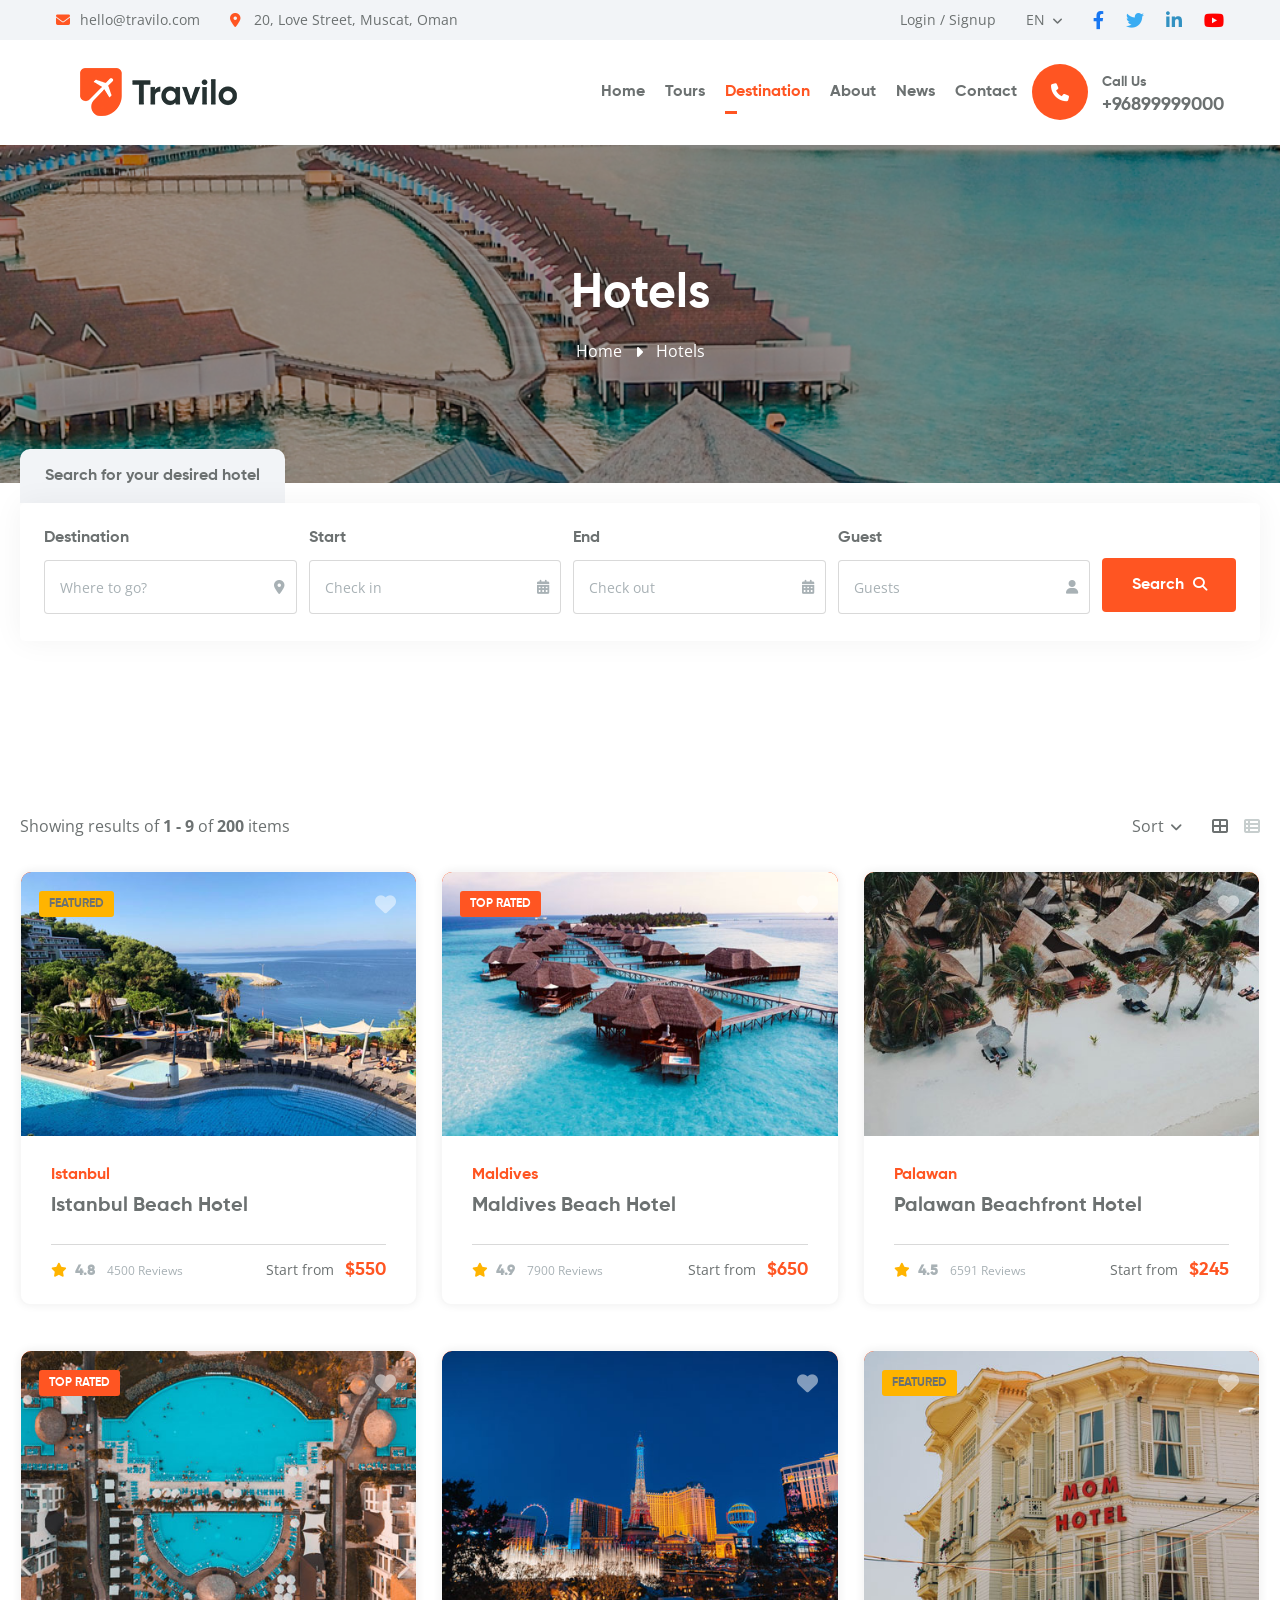
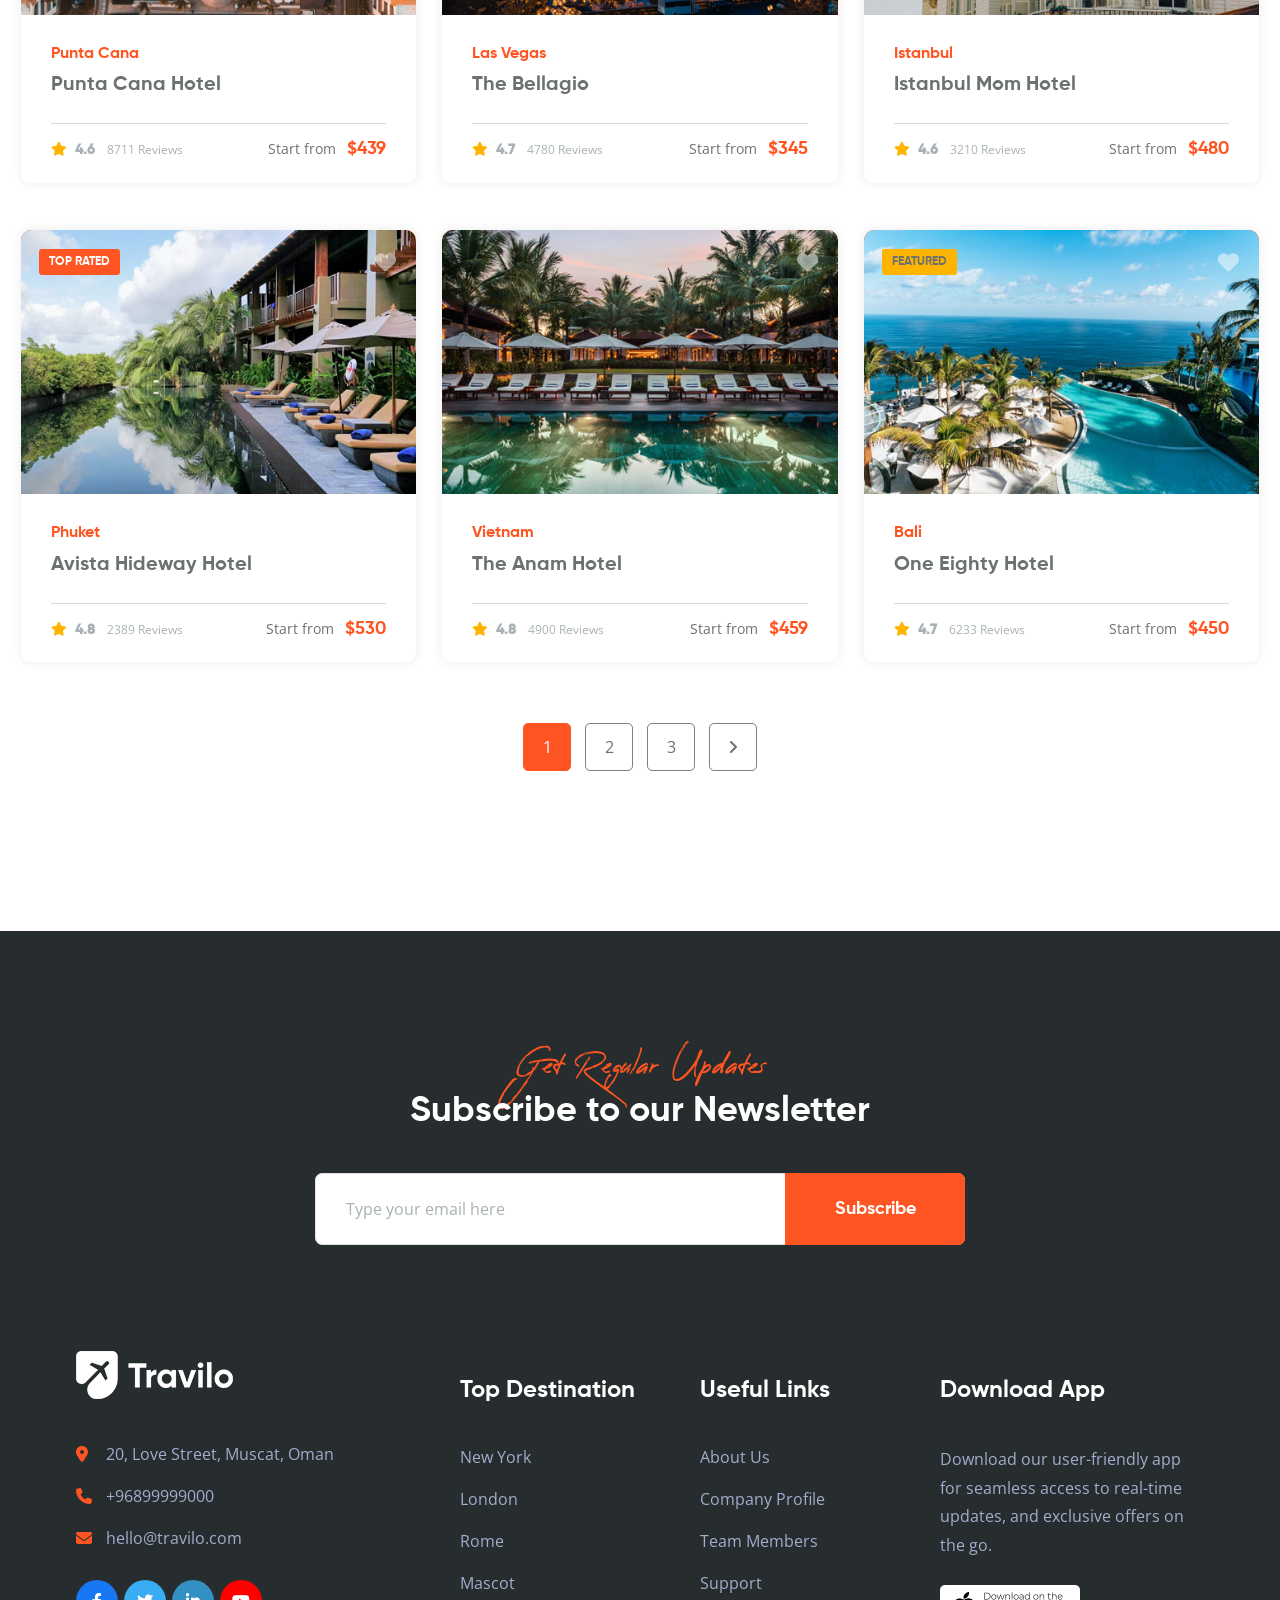
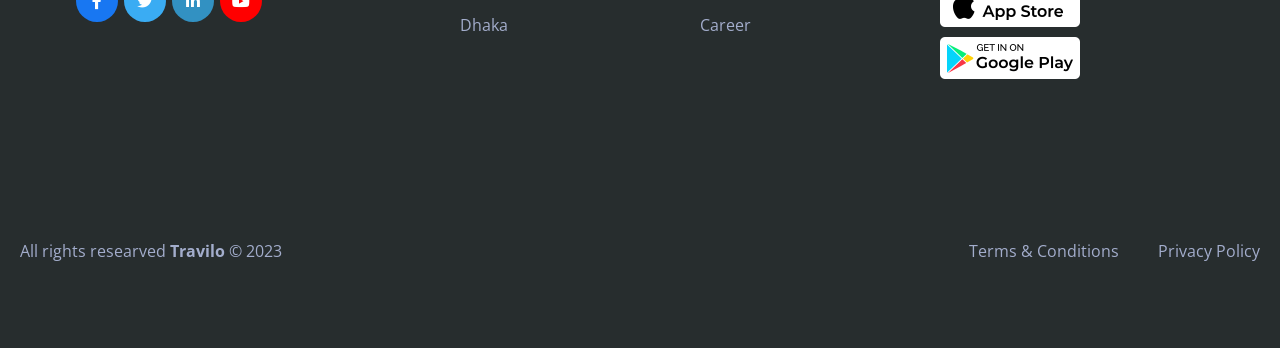
<file: frontend-main-template/hotels.html>
<!DOCTYPE html>
<html lang="en">


<head>
	<meta charset="utf-8">
	<!-- Responsive -->
	<meta http-equiv="X-UA-Compatible" content="IE=edge">
	<meta name="viewport" content="width=device-width, initial-scale=1.0">

	<title>Travilo - Hotels</title>

	<link href="assets/images/favicon.png" rel="shortcut icon" type="image/x-icon">

	<!-- Google Fonts -->
	<link rel="preconnect" href="https://fonts.googleapis.com/">
	<link rel="preconnect" href="https://fonts.gstatic.com/" crossorigin>
	<link href="https://fonts.googleapis.com/css2?family=Open+Sans&amp;display=swap" rel="stylesheet">

	<!-- Stylesheets -->
	<link href="assets/css/lib/bootstrap/bootstrap.min.css" rel="stylesheet">
	<link href="assets/css/lib/fontawesome/css/fontawesome.min.css" rel="stylesheet">
	<link href="assets/css/lib/fontawesome/css/brands.css" rel="stylesheet">
	<link href="assets/css/lib/fontawesome/css/solid.css" rel="stylesheet">
	<link href="assets/css/lib/simple-line-icons/css/simple-line-icons.min.css" rel="stylesheet">
	<link href="assets/css/lib/flaticon/css/flaticon.min.css" rel="stylesheet">
	<link href="assets/css/lib/animate.min.css" rel="stylesheet">
	<link href="assets/css/lib/slick.min.css" rel="stylesheet">
	<link href="assets/css/lib/swiper.min.css" rel="stylesheet">
	<link href="assets/css/lib/jquery-ui.min.css" rel="stylesheet">
	<link href="assets/css/lib/jquery.fancybox.min.css" rel="stylesheet">
	<link href="assets/css/custom-animate.css" rel="stylesheet">
	<link href="assets/css/style.css" rel="stylesheet">
	<link href="assets/css/responsive.css" rel="stylesheet">

</head>

<body>
	<div class="page-wrapper">

		<!-- Preloader -->
		<div class="loader-wrap">
			<div class="preloader">
				<div class="preloader-close">x</div>
				<div id="handle-preloader" class="handle-preloader">
					<div class="animation-preloader">
						<div class="txt-loading">
							<span data-text-preloader="T" class="letters-loading">T</span>
							<span data-text-preloader="R" class="letters-loading">R</span>
							<span data-text-preloader="A" class="letters-loading">A</span>
							<span data-text-preloader="V" class="letters-loading">V</span>
							<span data-text-preloader="I" class="letters-loading">I</span>
							<span data-text-preloader="L" class="letters-loading">L</span>
							<span data-text-preloader="O" class="letters-loading">O</span>
						</div>
					</div>
				</div>
			</div>
		</div>
		<!-- Preloader End -->

		<!-- Main Header-->
		<header class="main-header header-style-two">
			<div class="header-top">
				<div class="auto-container">
					<div class="inner clearfix">
						<div class="top-left clearfix">
							<ul class="info clearfix">
								<li><i class="icon fa fa-envelope"></i> <a
										href="mailto:hello@travilo.com">hello@travilo.com</a></li>
								<li><i class="icon fa fa-map-marker-alt"></i> <a href="#">20, Love Street, Muscat,
										Oman</a></li>
							</ul>
						</div>
						<div class="top-right clearfix">
							<div class="login"><a href="#">Login / Signup</a></div>
							<div class="lang-box">
								<div class="lang-btn clearfix"><span class="txt">En</span><span
										class="icon far fa-angle-down"></span>
								</div>
								<ul class="lang-list">
									<li><a href="#">Tur</a></li>
									<li><a href="#">Esp</a></li>
									<li><a href="#">Rus</a></li>
									<li><a href="#">Hin</a></li>
								</ul>
							</div>
							<div class="social">
								<ul class="social-links clearfix">
									<li><a href="#" class="facebook"><i class="fab fa-facebook-f"></i></a></li>
									<li><a href="#" class="twitter"><i class="fab fa-twitter"></i></a></li>
									<li><a href="#" class="linkedin"><i class="fab fa-linkedin-in"></i></a></li>
									<li><a href="#" class="youtube"><i class="fab fa-youtube"></i></a></li>
								</ul>
							</div>
						</div>
					</div>
				</div>
			</div>
			<!-- Header Upper -->
			<div class="header-upper">
				<div class="auto-container">
					<!-- Main Box -->
					<div class="main-box clearfix">
						<!--Logo-->
						<div class="logo-box">
							<div class="logo"><a href="index.html" title="Travilo"><img src="assets/images/logo.png"
										alt="" title="Travilo"></a></div>
						</div>

						<div class="outer clearfix">
							<div class="nav-box clearfix">
								<!--Nav Outer-->
								<div class="nav-outer clearfix">
									<nav class="main-menu">
										<ul class="navigation clearfix">
											<li class="dropdown"><a href="index.html">Home</a>
												<ul>
													<li><a href="index.html">Home 01</a></li>
													<li><a href="index-2.html">Home 02</a></li>
												</ul>
											</li>
											<li class="dropdown"><a href="tour-list.html">Tours</a>
												<ul>
													<li><a href="tour-list.html">Tours List</a></li>
													<li><a href="tour-packages.html">Tour Packages</a></li>
													<li><a href="tour-single.html">Tour Details</a></li>
													<li><a href="activities.html">Activities</a></li>
													<li><a href="activity-single.html">Activity Details</a></li>
												</ul>
											</li>
											<li class="current dropdown"><a href="destinations.html">Destination</a>
												<ul>
													<li><a href="destinations.html">All Destinations</a></li>
													<li><a href="destination-single.html">Destination Single</a></li>
													<li><a href="hotels.html">Hotels</a></li>
													<li><a href="hotel-single.html">Hotel Details</a></li>
												</ul>
											</li>
											<li><a href="about.html">About</a></li>
											<li class="dropdown"><a href="blog.html">News</a>
												<ul>
													<li><a href="blog.html">Our Blog</a></li>
													<li><a href="blog-single.html">Blog Details</a></li>
												</ul>
											</li>
											<li><a href="contact.html">Contact</a></li>
										</ul>
									</nav>
									<!-- Main Menu End-->
								</div>
								<!--Nav Outer End-->

							</div>

							<div class="links-box clearfix">
								<div class="link call-to">
									<a href="tel:+96899999000"><i class="icon fa-solid fa-phone"></i> Call Us <span
											class="nmbr">+96899999000</span></a>
								</div>
							</div>

							<!-- Hidden Nav Toggler -->
							<div class="nav-toggler">
								<button class="hidden-bar-opener"><span class="icon"><img
											src="assets/images/icons/menu-icon.svg" alt=""></span></button>
							</div>
						</div>
					</div>
				</div>
			</div>
			<!-- End Header Upper -->
		</header>
		<!--End Main Header -->


		<!--Menu Backdrop-->
		<div class="menu-backdrop"></div>

		<!-- Hidden Navigation Bar -->
		<div class="hidden-bar">
			<!-- Hidden Bar Wrapper -->
			<div class="hidden-bar-wrapper">
				<div class="hidden-bar-closer"><span class="icon"><svg class="icon-close" role="presentation"
							viewBox="0 0 16 14">
							<path d="M15 0L1 14m14 0L1 0" stroke="currentColor" fill="none" fill-rule="evenodd"></path>
						</svg></span></div>
				<div class="nav-logo-box">
					<!-- logo will be copied here ! -->
				</div>
				<!-- .Side-menu -->
				<nav class="side-menu">
					<!-- main-menu will be copied here! -->
				</nav><!-- .side-menu -->

				<div class="links-box clearfix">
					<div class="clearfix">
						<div class="link"><a href="contact.html" class="theme-btn btn-style-one"><span>Login /
									Signup</span></a></div>
					</div>
				</div>

			</div><!-- / Hidden Bar Wrapper -->
		</div>
		<!-- / Hidden Bar -->


		<!-- Banner Section -->
		<section class="inner-banner">
			<div class="image-layer" style="background-image: url(assets/images/resources/featured/banner-3.jpg);">
			</div>
			<div class="auto-container">
				<div class="content-box">
					<h1>Hotels</h1>
					<div class="bread-crumb">
						<ul class="clearfix">
							<li><a href="index.html">Home</a></li>
							<li class="current">Hotels</li>
						</ul>
					</div>
				</div>
			</div>
		</section>
		<!--End Banner Section -->

		<!--Hotels Section-->
		<section class="hotels-section">
			<!--Serach One-->
			<div class="search-one">
				<div class="auto-container">
					<div class="outer">
						<div class="search-title"><span>Search for your desired hotel</span></div>
						<div class="form-box site-form">
							<form method="post" action="https://tech-taqwa.com/html/index.html">
								<div class="row clearfix">
									<div class="form-group col-xl-3 col-lg-6 col-md-6 col-sm-12">
										<div class="field-label">Destination</div>
										<div class="field-inner">
											<input type="text" name="field-name" value="" placeholder="Where to go?"
												required>
											<i class="alt-icon fa fa-map-marker-alt"></i>
										</div>
									</div>
									<div class="form-group col-xl-3 col-lg-6 col-md-6 col-sm-12">
										<div class="field-label">Start</div>
										<div class="field-inner">
											<input class="datepicker" type="text" name="field-name" value=""
												placeholder="Check in" required>
											<i class="alt-icon fa fa-calendar-alt"></i>
										</div>
									</div>
									<div class="form-group col-xl-3 col-lg-6 col-md-6 col-sm-12">
										<div class="field-label">End</div>
										<div class="field-inner">
											<input class="datepicker" type="text" name="field-name" value=""
												placeholder="Check out" required>
											<i class="alt-icon fa fa-calendar-alt"></i>
										</div>
									</div>
									<div class="form-group col-xl-3 col-lg-6 col-md-6 col-sm-12">
										<div class="field-label">Guest</div>
										<div class="field-inner">
											<input type="text" name="field-name" value="" placeholder="Guests" required>
											<i class="alt-icon fa fa-user"></i>
										</div>
									</div>
								</div>
								<button type="submit" class="theme-btn f-btn"><span>Search <i
											class="fa-solid fa-search"></i></span></button>
							</form>

						</div>
					</div>
				</div>
			</div>
			<div class="auto-container">
				<div class="packages">

					<div class="filter-row">
						<div class="clearfix">
							<div class="s-info">Showing results of <strong>1 - 9</strong> of <strong>200</strong> items
							</div>
							<div class="filters clearfix+">
								<div class="sort-by">
									<div class="drop-list-one">
										<div class="inner clearfix">
											<div class="dropdown-outer open"><a class="btn-box dropdown-toggle"
													id="dropdownMenu1" data-toggle="dropdown" aria-haspopup="true"
													aria-expanded="true" href="#">Sort <i
														class="fas fa-angle-down"></i></a>
												<ul class="dropdown-menu" aria-labelledby="dropdownMenu1">
													<li><a href="#">Latest First</a></li>
													<li><a href="#">Price</a></li>
													<li><a href="#">Date: Ascending</a></li>
													<li><a href="#">Date: Descending</a></li>
												</ul>
											</div>
										</div>
									</div>
								</div>
								<div class="layout-links clearfix">
									<a class="active" href="tour-packages.html"><span
											class="fas fa-th-large"></span></a> &ensp; <a href="tour-list.html"><span
											class="fas fa-th-list"></span></a>
								</div>
							</div>
						</div>
					</div>
					<div class="row clearfix">
						<!--Block-->
						<div class="package-block alt col-lg-4 col-md-6 col-sm-12">
							<div class="inner-box">
								<div class="image-box">
									<div class="image"><a href="hotel-single.html"><img
												src="assets/images/resources/destinations/istanbul-beach-hotel.jpg"
												alt="Beach Hotel"></a></div>
									<div class="b-title featured"><span>Featured</span></div>
									<div class="fav-btn"><a href="#"><span class="far fa-heart"></span></a></div>
								</div>
								<div class="lower-box">
									<div class="location">Istanbul</div>
									<h5><a href="hotel-single.html">Istanbul Beach Hotel</a></h5>
									<div class="bottom-box clearfix">
										<div class="rating"><a href="#" class="theme-btn"><i
													class="fa-solid fa-star"></i>
												<strong>4.8</strong> &ensp; <span class="count">4500 Reviews</span></a>
										</div>
										<div class="price">Start from &ensp;<span class="amount">$550</span></div>
									</div>
								</div>
							</div>
						</div>
						<!--Block-->
						<div class="package-block alt col-lg-4 col-md-6 col-sm-12">
							<div class="inner-box">
								<div class="image-box">
									<div class="image"><a href="hotel-single.html"><img
												src="assets/images/resources/destinations/maldives-hotel.jpg"
												alt="Maldives Beach Hotel"></a></div>
									<div class="b-title top-rated"><span>Top Rated</span></div>
									<div class="fav-btn"><a href="#"><span class="far fa-heart"></span></a></div>
								</div>
								<div class="lower-box">
									<div class="location">Maldives</div>
									<h5><a href="hotel-single.html">Maldives Beach Hotel</a></h5>
									<div class="bottom-box clearfix">
										<div class="rating"><a href="#" class="theme-btn"><i
													class="fa-solid fa-star"></i>
												<strong>4.9</strong> &ensp; <span class="count">7900 Reviews</span></a>
										</div>
										<div class="price">Start from &ensp;<span class="amount">$650</span></div>
									</div>
								</div>
							</div>
						</div>
						<!--Block-->
						<div class="package-block alt col-lg-4 col-md-6 col-sm-12">
							<div class="inner-box">
								<div class="image-box">
									<div class="image"><a href="hotel-single.html"><img
												src="assets/images/resources/destinations/palawan-hotel.jpg"
												alt="Palwan Hotel"></a>
									</div>
									<div class="fav-btn"><a href="#"><span class="far fa-heart"></span></a></div>
								</div>
								<div class="lower-box">
									<div class="location">Palawan</div>
									<h5><a href="hotel-single.html">Palawan Beachfront Hotel</a></h5>
									<div class="bottom-box clearfix">
										<div class="rating"><a href="#" class="theme-btn"><i
													class="fa-solid fa-star"></i>
												<strong>4.5</strong> &ensp; <span class="count">6591 Reviews</span></a>
										</div>
										<div class="price">Start from &ensp;<span class="amount">$245</span></div>
									</div>
								</div>
							</div>
						</div>
						<!--Block-->
						<div class="package-block alt col-lg-4 col-md-6 col-sm-12">
							<div class="inner-box">
								<div class="image-box">
									<div class="image"><a href="hotel-single.html"><img
												src="assets/images/resources/destinations/punta-cana-hotel.jpg"
												alt="Punta Cana"></a>
									</div>
									<div class="b-title top-rated"><span>Top Rated</span></div>
									<div class="fav-btn"><a href="#"><span class="far fa-heart"></span></a></div>
								</div>
								<div class="lower-box">
									<div class="location">Punta Cana</div>
									<h5><a href="hotel-single.html">Punta Cana Hotel</a></h5>
									<div class="bottom-box clearfix">
										<div class="rating"><a href="#" class="theme-btn"><i
													class="fa-solid fa-star"></i>
												<strong>4.6</strong> &ensp; <span class="count">8711 Reviews</span></a>
										</div>
										<div class="price">Start from &ensp;<span class="amount">$439</span></div>
									</div>
								</div>
							</div>
						</div>
						<!--Block-->
						<div class="package-block alt col-lg-4 col-md-6 col-sm-12">
							<div class="inner-box">
								<div class="image-box">
									<div class="image"><a href="hotel-single.html"><img
												src="assets/images/resources/destinations/the-bellagio-hotel.jpg"
												alt="The Bellagio"></a></div>
									<div class="fav-btn"><a href="#"><span class="far fa-heart"></span></a></div>
								</div>
								<div class="lower-box">
									<div class="location">Las Vegas</div>
									<h5><a href="hotel-single.html">The Bellagio</a></h5>
									<div class="bottom-box clearfix">
										<div class="rating"><a href="#" class="theme-btn"><i
													class="fa-solid fa-star"></i>
												<strong>4.7</strong> &ensp; <span class="count">4780 Reviews</span></a>
										</div>
										<div class="price">Start from &ensp;<span class="amount">$345</span></div>
									</div>
								</div>
							</div>
						</div>
						<!--Block-->
						<div class="package-block alt col-lg-4 col-md-6 col-sm-12">
							<div class="inner-box">
								<div class="image-box">
									<div class="image"><a href="hotel-single.html"><img
												src="assets/images/resources/destinations/istanbul-mom-hotel.jpg"
												alt="Mom Hotel"></a></div>
									<div class="b-title featured"><span>Featured</span></div>
									<div class="fav-btn"><a href="#"><span class="far fa-heart"></span></a></div>
								</div>
								<div class="lower-box">
									<div class="location">Istanbul</div>
									<h5><a href="hotel-single.html">Istanbul Mom Hotel</a></h5>
									<div class="bottom-box clearfix">
										<div class="rating"><a href="#" class="theme-btn"><i
													class="fa-solid fa-star"></i>
												<strong>4.6</strong> &ensp; <span class="count">3210 Reviews</span></a>
										</div>
										<div class="price">Start from &ensp;<span class="amount">$480</span></div>
									</div>
								</div>
							</div>
						</div>

						<!--Block-->
						<div class="package-block alt col-lg-4 col-md-6 col-sm-12">
							<div class="inner-box">
								<div class="image-box">
									<div class="image"><a href="hotel-single.html"><img
												src="assets/images/resources/destinations/avista-hideway-hotel.jpg"
												alt="Avista Hideway"></a></div>
									<div class="b-title top-rated"><span>Top Rated</span></div>
									<div class="fav-btn"><a href="#"><span class="far fa-heart"></span></a></div>
								</div>
								<div class="lower-box">
									<div class="location">Phuket</div>
									<h5><a href="hotel-single.html">Avista Hideway Hotel</a></h5>
									<div class="bottom-box clearfix">
										<div class="rating"><a href="#" class="theme-btn"><i
													class="fa-solid fa-star"></i>
												<strong>4.8</strong> &ensp; <span class="count">2389 Reviews</span></a>
										</div>
										<div class="price">Start from &ensp;<span class="amount">$530</span></div>
									</div>
								</div>
							</div>
						</div>
						<!--Block-->
						<div class="package-block alt col-lg-4 col-md-6 col-sm-12">
							<div class="inner-box">
								<div class="image-box">
									<div class="image"><a href="hotel-single.html"><img
												src="assets/images/resources/destinations/the-anam-vietnam-hotel.jpg"
												alt="The Anam"></a></div>
									<div class="fav-btn"><a href="#"><span class="far fa-heart"></span></a></div>
								</div>
								<div class="lower-box">
									<div class="location">Vietnam</div>
									<h5><a href="hotel-single.html">The Anam Hotel</a></h5>
									<div class="bottom-box clearfix">
										<div class="rating"><a href="#" class="theme-btn"><i
													class="fa-solid fa-star"></i>
												<strong>4.8</strong> &ensp; <span class="count">4900 Reviews</span></a>
										</div>
										<div class="price">Start from &ensp;<span class="amount">$459</span></div>
									</div>
								</div>
							</div>
						</div>
						<!--Block-->
						<div class="package-block alt col-lg-4 col-md-6 col-sm-12">
							<div class="inner-box">
								<div class="image-box">
									<div class="image"><a href="hotel-single.html"><img
												src="assets/images/resources/destinations/one-eighty-bali-hotel.jpg"
												alt="One Eighty"></a></div>
									<div class="b-title featured"><span>Featured</span></div>
									<div class="fav-btn"><a href="#"><span class="far fa-heart"></span></a></div>
								</div>
								<div class="lower-box">
									<div class="location">Bali</div>
									<h5><a href="hotel-single.html">One Eighty Hotel</a></h5>
									<div class="bottom-box clearfix">
										<div class="rating"><a href="#" class="theme-btn"><i
													class="fa-solid fa-star"></i>
												<strong>4.7</strong> &ensp; <span class="count">6233 Reviews</span></a>
										</div>
										<div class="price">Start from &ensp;<span class="amount">$450</span></div>
									</div>
								</div>
							</div>
						</div>
					</div>

					<div class="styled-pagination centered">
						<ul class="clearfix">
							<li class="active"><a href="#">1</a></li>
							<li><a href="#">2</a></li>
							<li><a href="#">3</a></li>
							<li><a href="#"><i class="fa-solid fa-angle-right"></i></a></li>
						</ul>
					</div>
				</div>
			</div>
		</section>

		<!--Main Footer-->
		<footer class="main-footer style-two">
			<div class="upper-section">
				<div class="footer-subscribe">
					<div class="title-box centered">
						<div class="subtitle">Get Regular Updates</div>
						<h2>Subscribe to our Newsletter</h2>
					</div>
					<div class="form-box subscribe-form">
						<form method="post" action="https://tech-taqwa.com/html/contact.html">
							<div class="form-group">
								<div class="field-inner">
									<input type="email" name="email" value="" placeholder="Type your email here"
										required>
								</div>
								<button type="submit" class="theme-btn"><span>Subscribe</span></button>
							</div>
						</form>
					</div>
				</div>
				<div class="auto-container">
					<div class="content-box">
						<div class="row clearfix">
							<div class="footer-column col-xl-4 col-lg-3 col-md-6 col-sm-12">
								<div class="footer-widget about-widget">
									<div class="footer-logo"><a href="index.html" title="Travilo"><img
												src="assets/images/logo-white.png" alt="" title="Travilo"></a></div>
									<div class="footer-info">
										<ul class="info">
											<li class="address"><a href="#"><i class="icon fa fa-map-marker-alt"></i>
													20, Love Street, Muscat, Oman</a></li>
											<li class="phone"><a href="tel:+96899999000"><i
														class="icon fa-solid fa-phone"></i>
													+96899999000</a></li>
											<li class="email"><a href="mailto:hello@travilo.com"><i
														class="icon fa fa-envelope"></i>
													hello@travilo.com</a></li>
										</ul>
										<ul class="social-links clearfix">
											<li><a href="#" class="facebook"><i class="fab fa-facebook-f"></i></a></li>
											<li><a href="#" class="twitter"><i class="fab fa-twitter"></i></a></li>
											<li><a href="#" class="linkedin"><i class="fab fa-linkedin-in"></i></a></li>
											<li><a href="#" class="youtube"><i class="fab fa-youtube"></i></a></li>
										</ul>
									</div>
								</div>
							</div>
							<div class="col-xl-5 col-lg-6 col-md-6 col-sm-12">
								<div class="row clearfix">

									<div class="footer-column col-lg-6 col-md-6 col-sm-12">
										<div class="footer-widget links-widget">
											<h4>Top Destination</h4>
											<div class="links">
												<ul>
													<li><a href="#">New York</a></li>
													<li><a href="#">London</a></li>
													<li><a href="#">Rome</a></li>
													<li><a href="#">Mascot</a></li>
													<li><a href="#">Dhaka</a></li>
												</ul>
											</div>
										</div>
									</div>

									<div class="footer-column col-lg-6 col-md-6 col-sm-12">
										<div class="footer-widget links-widget">
											<h4>Useful Links</h4>
											<div class="links">
												<ul>
													<li><a href="#">About Us</a></li>
													<li><a href="#">Company Profile</a></li>
													<li><a href="#">Team Members</a></li>
													<li><a href="#">Support</a></li>
													<li><a href="#">Career</a></li>
												</ul>
											</div>
										</div>
									</div>

								</div>
							</div>

							<div class="footer-column col-xl-3 col-lg-3 col-md-6 col-sm-12">
								<div class="footer-widget app-widget">
									<h4>Download App</h4>
									<!--Logo-->
									<div class="app-info">
										<p class="travilo-text">Download our user-friendly app for seamless access to
											real-time updates, and
											exclusive offers on the go.</p>
										<div class="links">
											<div class="link"><a href="#"><img src="assets/images/apple-store.png"
														alt=""></a></div>
											<div class="link"><a href="#"><img src="assets/images/play-store.png"
														alt=""></a></div>
										</div>
									</div>
								</div>
							</div>

						</div>
					</div>
				</div>
			</div>

			<div class="f-bottom">
				<div class="auto-container">
					<div class="inner clearfix">
						<div class="copyright">All rights researved <strong>Travilo</strong> &copy; 2023</div>
						<div class="bottom-links">
							<ul class="clearfix">
								<li><a href="#">Terms & Conditions</a></li>
								<li><a href="#">Privacy Policy</a></li>
							</ul>
						</div>
					</div>
				</div>
			</div>

		</footer>

	</div>
	<!--End pagewrapper-->

	<!--Scroll to top-->
	<div class="scroll-to-top scroll-to-target" data-target="html">
		<span class="icon"><img src="assets/images/icons/arrow-up.svg" alt="" title="Go To Top"></span>
	</div>

	<script src="assets/js/lib/jquery.min.js"></script>
	<script src="assets/js/lib/popper.min.js"></script>
	<script src="assets/js/lib/bootstrap/bootstrap.min.js"></script>
	<script src="assets/js/lib/jquery-ui.min.js"></script>
	<script src="assets/js/lib/jquery.fancybox.min.js"></script>
	<script src="assets/js/lib/isotope.min.js"></script>
	<script src="assets/js/lib/slick.min.js"></script>
	<script src="assets/js/lib/appear.min.js"></script>
	<script src="assets/js/lib/wow.min.js"></script>
	<script src="assets/js/custom-script.js"></script>
</body>


</html>
</file>
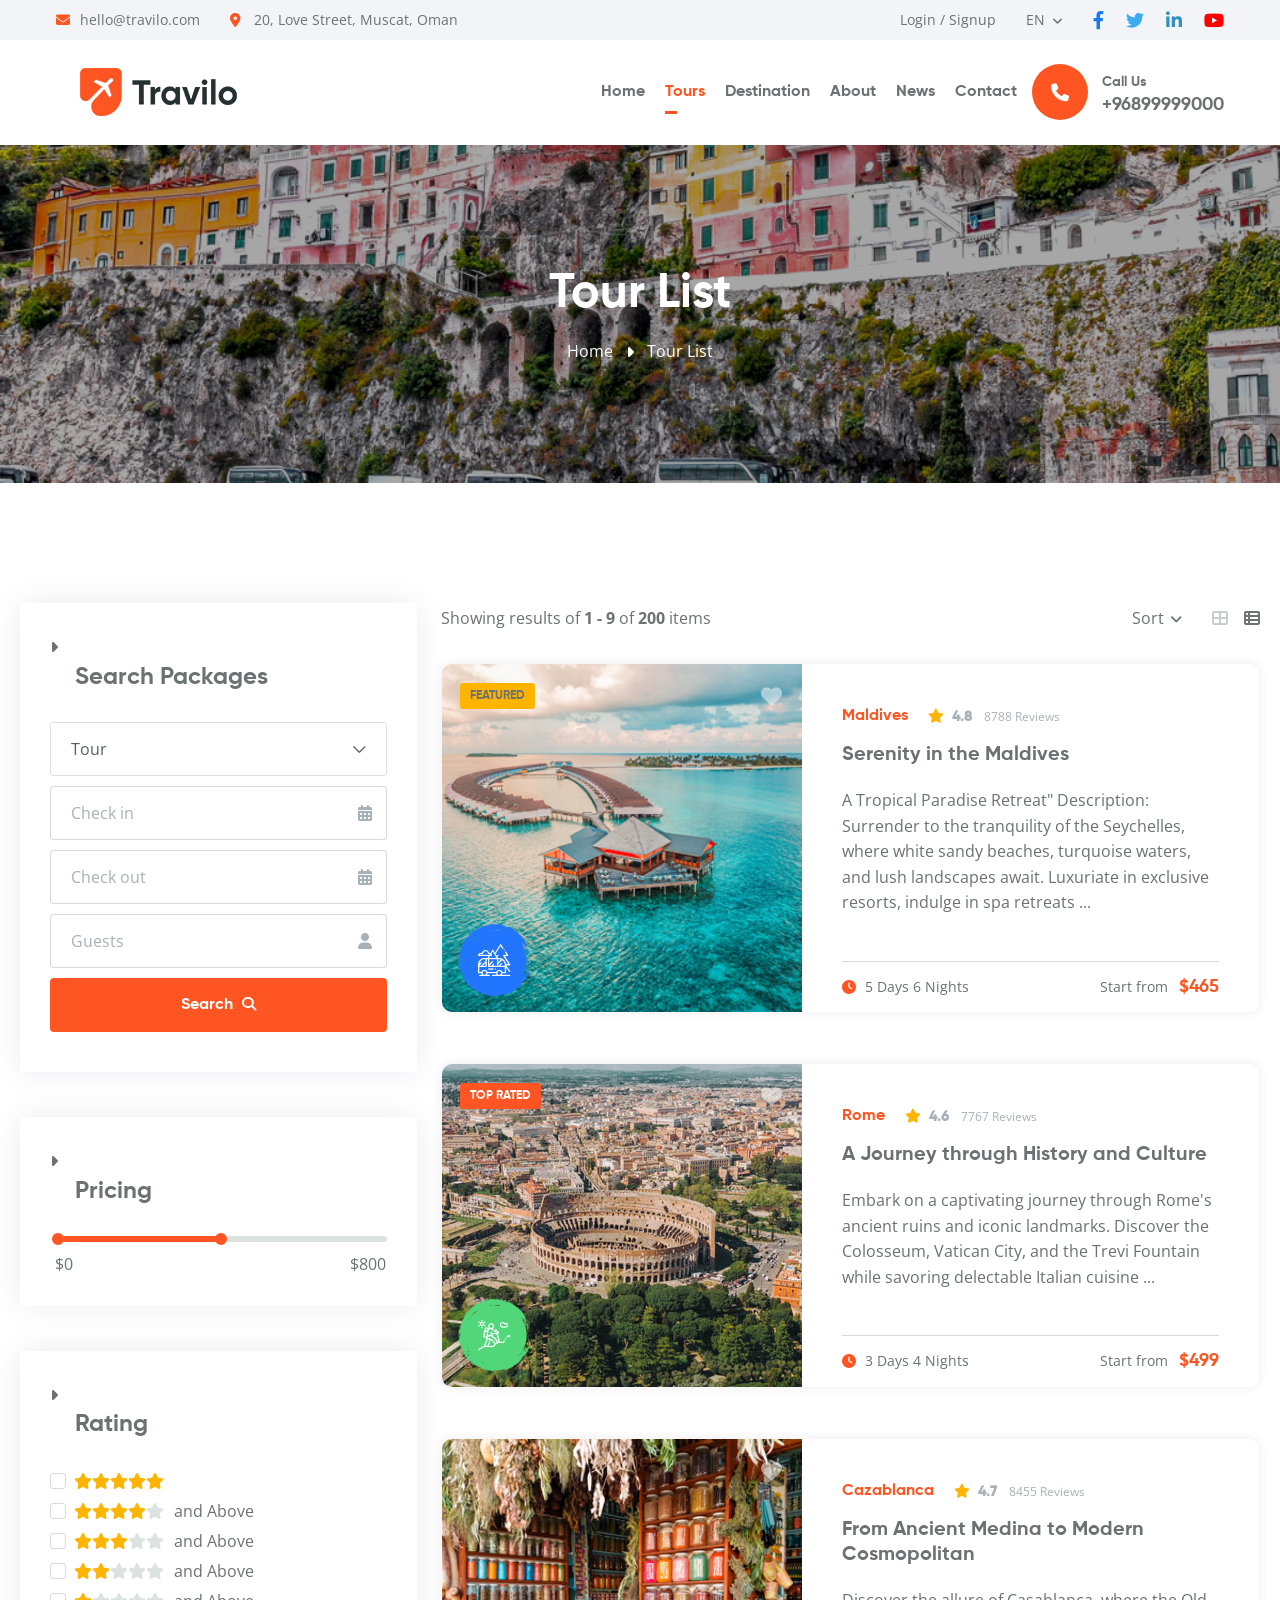
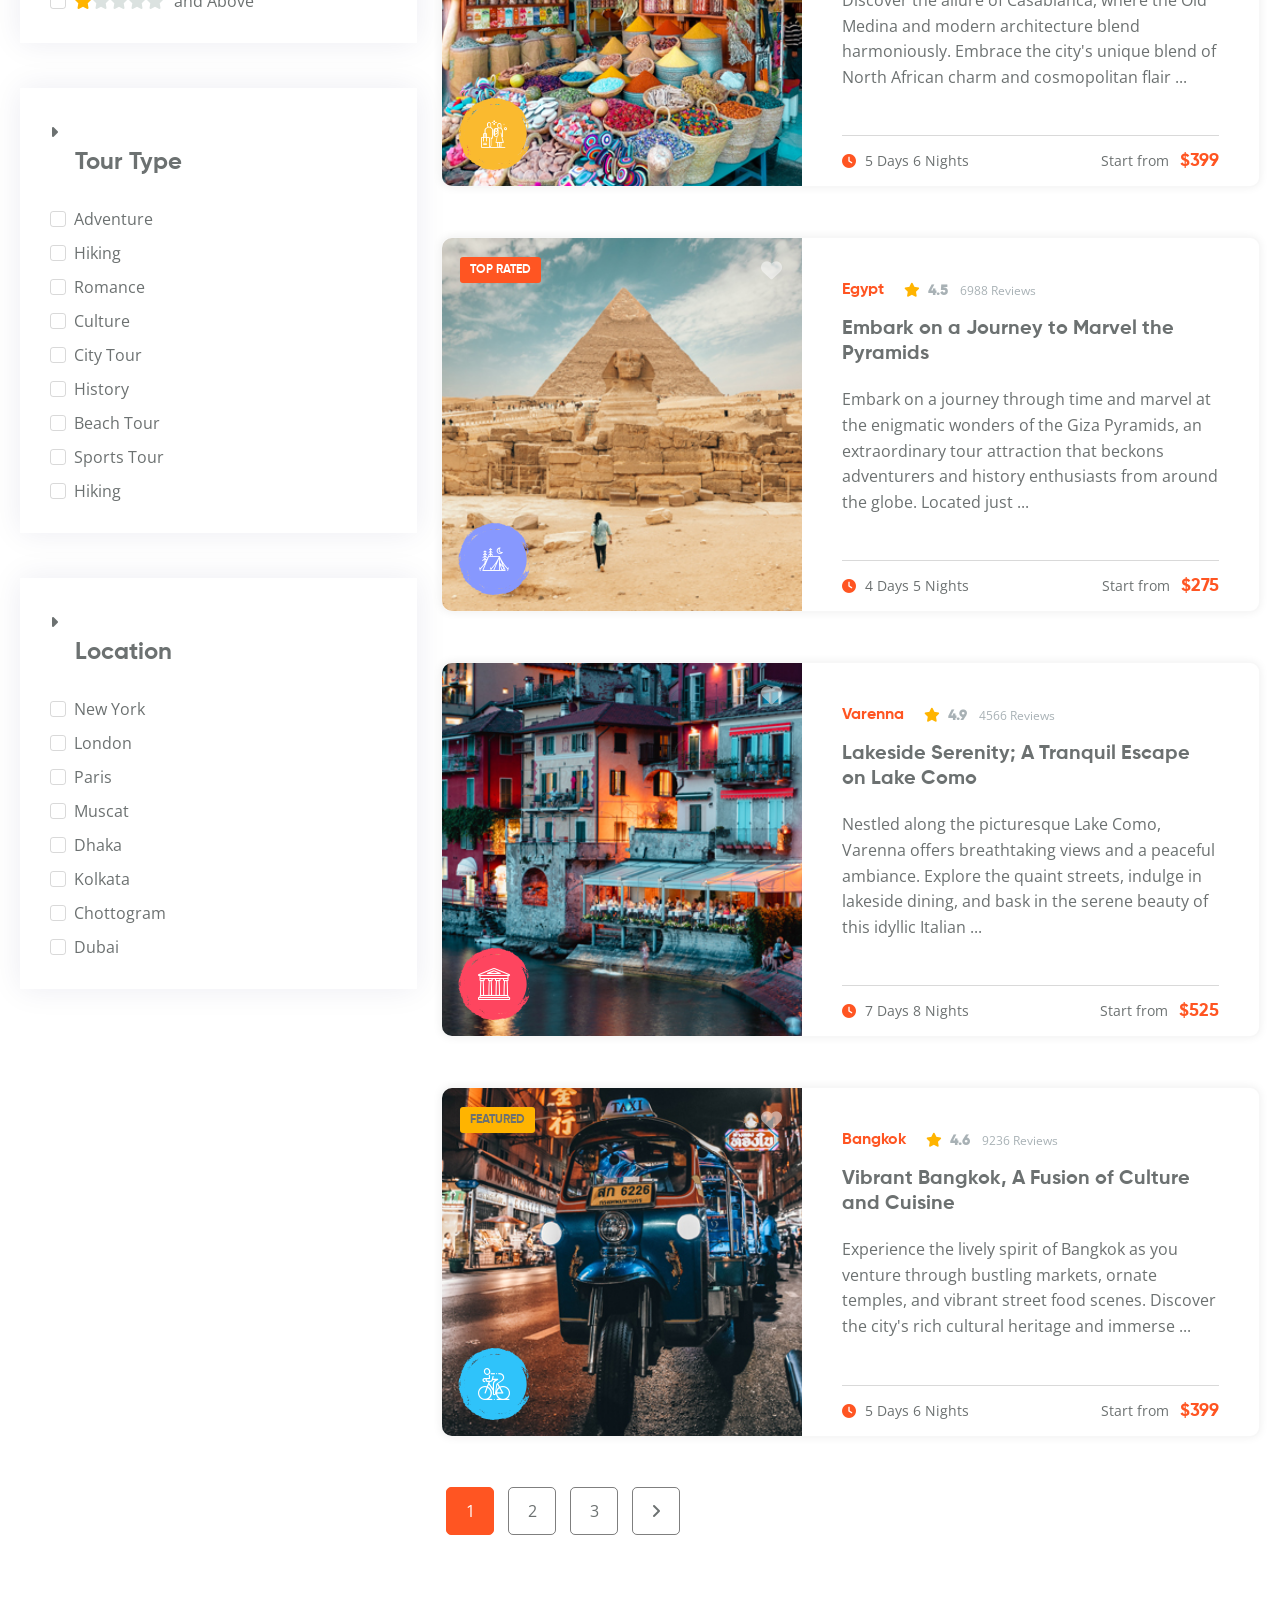
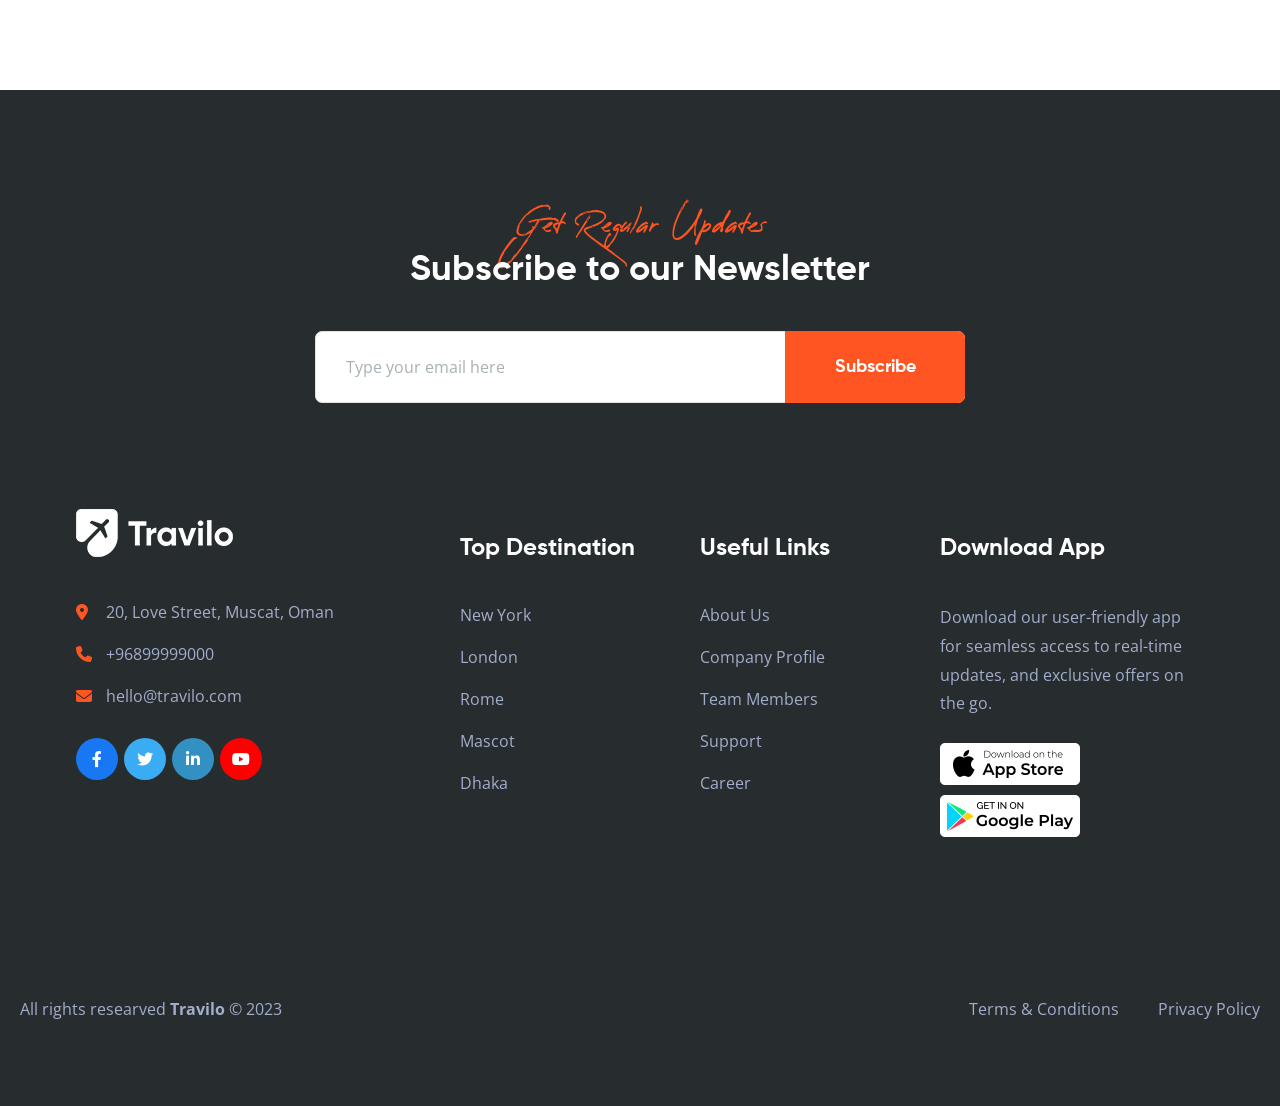
<file: frontend-main-template/tour-list.html>
<!DOCTYPE html>
<html lang="en">


<head>
	<meta charset="utf-8">
	<!-- Responsive -->
	<meta http-equiv="X-UA-Compatible" content="IE=edge">
	<meta name="viewport" content="width=device-width, initial-scale=1.0">

	<title>Travilo - Tour List</title>

	<link href="assets/images/favicon.png" rel="shortcut icon" type="image/x-icon">

	<!-- Google Fonts -->
	<link rel="preconnect" href="https://fonts.googleapis.com/">
	<link rel="preconnect" href="https://fonts.gstatic.com/" crossorigin>
	<link href="https://fonts.googleapis.com/css2?family=Open+Sans&amp;display=swap" rel="stylesheet">

	<!-- Stylesheets -->
	<link href="assets/css/lib/bootstrap/bootstrap.min.css" rel="stylesheet">
	<link href="assets/css/lib/fontawesome/css/fontawesome.min.css" rel="stylesheet">
	<link href="assets/css/lib/fontawesome/css/brands.css" rel="stylesheet">
	<link href="assets/css/lib/fontawesome/css/solid.css" rel="stylesheet">
	<link href="assets/css/lib/simple-line-icons/css/simple-line-icons.min.css" rel="stylesheet">
	<link href="assets/css/lib/flaticon/css/flaticon.min.css" rel="stylesheet">
	<link href="assets/css/lib/animate.min.css" rel="stylesheet">
	<link href="assets/css/lib/slick.min.css" rel="stylesheet">
	<link href="assets/css/lib/swiper.min.css" rel="stylesheet">
	<link href="assets/css/lib/jquery-ui.min.css" rel="stylesheet">
	<link href="assets/css/lib/jquery.fancybox.min.css" rel="stylesheet">
	<link href="assets/css/custom-animate.css" rel="stylesheet">
	<link href="assets/css/style.css" rel="stylesheet">
	<link href="assets/css/responsive.css" rel="stylesheet">

</head>

<body>
	<div class="page-wrapper">

		<!-- Preloader -->
		<div class="loader-wrap">
			<div class="preloader">
				<div class="preloader-close">x</div>
				<div id="handle-preloader" class="handle-preloader">
					<div class="animation-preloader">
						<div class="txt-loading">
							<span data-text-preloader="T" class="letters-loading">T</span>
							<span data-text-preloader="R" class="letters-loading">R</span>
							<span data-text-preloader="A" class="letters-loading">A</span>
							<span data-text-preloader="V" class="letters-loading">V</span>
							<span data-text-preloader="I" class="letters-loading">I</span>
							<span data-text-preloader="L" class="letters-loading">L</span>
							<span data-text-preloader="O" class="letters-loading">O</span>
						</div>
					</div>
				</div>
			</div>
		</div>
		<!-- Preloader End -->

		<!-- Main Header-->
		<header class="main-header header-style-two">
			<div class="header-top">
				<div class="auto-container">
					<div class="inner clearfix">
						<div class="top-left clearfix">
							<ul class="info clearfix">
								<li><i class="icon fa fa-envelope"></i> <a
										href="mailto:hello@travilo.com">hello@travilo.com</a></li>
								<li><i class="icon fa fa-map-marker-alt"></i> <a href="#">20, Love Street, Muscat,
										Oman</a></li>
							</ul>
						</div>
						<div class="top-right clearfix">
							<div class="login"><a href="#">Login / Signup</a></div>
							<div class="lang-box">
								<div class="lang-btn clearfix"><span class="txt">En</span><span
										class="icon far fa-angle-down"></span>
								</div>
								<ul class="lang-list">
									<li><a href="#">Tur</a></li>
									<li><a href="#">Esp</a></li>
									<li><a href="#">Rus</a></li>
									<li><a href="#">Hin</a></li>
								</ul>
							</div>
							<div class="social">
								<ul class="social-links clearfix">
									<li><a href="#" class="facebook"><i class="fab fa-facebook-f"></i></a></li>
									<li><a href="#" class="twitter"><i class="fab fa-twitter"></i></a></li>
									<li><a href="#" class="linkedin"><i class="fab fa-linkedin-in"></i></a></li>
									<li><a href="#" class="youtube"><i class="fab fa-youtube"></i></a></li>
								</ul>
							</div>
						</div>
					</div>
				</div>
			</div>
			<!-- Header Upper -->
			<div class="header-upper">
				<div class="auto-container">
					<!-- Main Box -->
					<div class="main-box clearfix">
						<!--Logo-->
						<div class="logo-box">
							<div class="logo"><a href="index.html" title="Travilo"><img src="assets/images/logo.png"
										alt="" title="Travilo"></a></div>
						</div>

						<div class="outer clearfix">
							<div class="nav-box clearfix">
								<!--Nav Outer-->
								<div class="nav-outer clearfix">
									<nav class="main-menu">
										<ul class="navigation clearfix">
											<li class="dropdown"><a href="index.html">Home</a>
												<ul>
													<li><a href="index.html">Home 01</a></li>
													<li><a href="index-2.html">Home 02</a></li>
												</ul>
											</li>
											<li class="current dropdown"><a href="tour-list.html">Tours</a>
												<ul>
													<li><a href="tour-list.html">Tours List</a></li>
													<li><a href="tour-packages.html">Tour Packages</a></li>
													<li><a href="tour-single.html">Tour Details</a></li>
													<li><a href="activities.html">Activities</a></li>
													<li><a href="activity-single.html">Activity Details</a></li>
												</ul>
											</li>
											<li class="dropdown"><a href="destinations.html">Destination</a>
												<ul>
													<li><a href="destinations.html">All Destinations</a></li>
													<li><a href="destination-single.html">Destination Single</a></li>
													<li><a href="hotels.html">Hotels</a></li>
													<li><a href="hotel-single.html">Hotel Details</a></li>
												</ul>
											</li>
											<li><a href="about.html">About</a></li>
											<li class="dropdown"><a href="blog.html">News</a>
												<ul>
													<li><a href="blog.html">Our Blog</a></li>
													<li><a href="blog-single.html">Blog Details</a></li>
												</ul>
											</li>
											<li><a href="contact.html">Contact</a></li>
										</ul>
									</nav>
									<!-- Main Menu End-->
								</div>
								<!--Nav Outer End-->

							</div>

							<div class="links-box clearfix">
								<div class="link call-to">
									<a href="tel:+96899999000"><i class="icon fa-solid fa-phone"></i> Call Us <span
											class="nmbr">+96899999000</span></a>
								</div>
							</div>

							<!-- Hidden Nav Toggler -->
							<div class="nav-toggler">
								<button class="hidden-bar-opener"><span class="icon"><img
											src="assets/images/icons/menu-icon.svg" alt=""></span></button>
							</div>
						</div>
					</div>
				</div>
			</div>
			<!-- End Header Upper -->
		</header>
		<!--End Main Header -->


		<!--Menu Backdrop-->
		<div class="menu-backdrop"></div>

		<!-- Hidden Navigation Bar -->
		<div class="hidden-bar">
			<!-- Hidden Bar Wrapper -->
			<div class="hidden-bar-wrapper">
				<div class="hidden-bar-closer"><span class="icon"><svg class="icon-close" role="presentation"
							viewBox="0 0 16 14">
							<path d="M15 0L1 14m14 0L1 0" stroke="currentColor" fill="none" fill-rule="evenodd"></path>
						</svg></span></div>
				<div class="nav-logo-box">
					<!-- logo will be copied here ! -->
				</div>
				<!-- .Side-menu -->
				<nav class="side-menu">
					<!-- main-menu will be copied here! -->
				</nav><!-- .side-menu -->

				<div class="links-box clearfix">
					<div class="clearfix">
						<div class="link"><a href="contact.html" class="theme-btn btn-style-one"><span>Login /
									Signup</span></a></div>
					</div>
				</div>

			</div><!-- / Hidden Bar Wrapper -->
		</div>
		<!-- / Hidden Bar -->

		<!-- Banner Section -->
		<section class="inner-banner">
			<div class="image-layer" style="background-image: url(assets/images/resources/featured/banner-4.jpg);">
			</div>
			<div class="auto-container">
				<div class="content-box">
					<h1>Tour List</h1>
					<div class="bread-crumb">
						<ul class="clearfix">
							<li><a href="index.html">Home</a></li>
							<li class="current">Tour List</li>
						</ul>
					</div>
				</div>
			</div>
		</section>
		<!--End Banner Section -->

		<!--Sidebar Container-->
		<div class="sidebar-container">
			<div class="auto-container">
				<div class="row clearfix">
					<!--Sidebar Side-->
					<div class="sidebar-side col-xl-4 col-lg-5 col-md-12 col-sm-12">
						<div class="sidebar-inner">
							<!--Widget-->
							<div class="sb-widget s-widget">
								<div class="w-inner">
									<div class="s-title"><i class="fa-solid fa-caret-right"></i>
										<h4>Search Packages</h4>
									</div>
									<div class="form-box site-form">
										<form method="post" action="https://tech-taqwa.com/html/index.html">
											<div class="form-group">
												<div class="field-inner">
													<select name="field-name" class="custom-select">
														<option>Tour</option>
														<option>Enchanting Europe, A Journey through Time and Culture
														</option>
														<option>Unveiling the Idyllic Paradise of Southeast Asia
														</option>
														<option>Exploring Nature's Best in the American National Parks
														</option>
														<option>An African Expedition into the Heart of the Savannah
														</option>
														<option>A Fascinating Expedition to Egypt and Jordan</option>
													</select>
												</div>
											</div>
											<div class="form-group">
												<div class="field-inner">
													<input class="datepicker" type="text" name="field-name" value=""
														placeholder="Check in" required>
													<i class="alt-icon fa fa-calendar-alt"></i>
												</div>
											</div>
											<div class="form-group">
												<div class="field-inner">
													<input class="datepicker" type="text" name="field-name" value=""
														placeholder="Check out" required>
													<i class="alt-icon fa fa-calendar-alt"></i>
												</div>
											</div>
											<div class="form-group">
												<div class="field-inner">
													<input type="text" name="field-name" value="" placeholder="Guests"
														required>
													<i class="alt-icon fa fa-user"></i>
												</div>
											</div>
											<div class="form-group">
												<div class="field-inner">
													<button type="submit" class="theme-btn f-btn"><span>Search <i
																class="fa-solid fa-search"></i></span></button>
												</div>
											</div>

										</form>

									</div>
								</div>
							</div>

							<!--Widget-->
							<div class="sb-widget p-widget">
								<div class="w-inner">
									<div class="s-title"><i class="fa-solid fa-caret-right"></i>
										<h4>Pricing</h4>
									</div>
									<div class="range-slider">
										<div class="price-range-slider"></div>
										<div class="clearfix">
											<div class="pull-left">
												<div class="input">$<input type="text"
														class="property-amount property-amount-1" name="field-name"
														readonly></div>
											</div>
											<div class="pull-right">
												<div class="input">$<input type="text"
														class="property-amount property-amount-2" name="field-name"
														readonly></div>
											</div>
										</div>
									</div>
								</div>
							</div>

							<!--Widget-->
							<div class="sb-widget cbf-widget rating-widget">
								<div class="w-inner">
									<div class="s-title"><i class="fa-solid fa-caret-right"></i>
										<h4>Rating</h4>
									</div>
									<ul>
										<li>
											<div class="cb-block"><input type="checkbox" id="cb-1"> <label
													for="cb-1"><span class="rating"><i class="fa-solid fa-star"></i><i
															class="fa-solid fa-star"></i><i
															class="fa-solid fa-star"></i><i
															class="fa-solid fa-star"></i><i
															class="fa-solid fa-star"></i></span></label></div>
										</li>
										<li>
											<div class="cb-block"><input type="checkbox" id="cb-2"> <label
													for="cb-2"><span class="rating"><i class="fa-solid fa-star"></i><i
															class="fa-solid fa-star"></i><i
															class="fa-solid fa-star"></i><i
															class="fa-solid fa-star"></i><i
															class="empty fa fa-star"></i></span><span class="txt">and
														Above</span></label></div>
										</li>
										<li>
											<div class="cb-block"><input type="checkbox" id="cb-3"> <label
													for="cb-3"><span class="rating"><i class="fa-solid fa-star"></i><i
															class="fa-solid fa-star"></i><i
															class="fa-solid fa-star"></i><i
															class="empty fa fa-star"></i><i
															class="empty fa fa-star"></i></span><span class="txt">and
														Above</span></label></div>
										</li>
										<li>
											<div class="cb-block"><input type="checkbox" id="cb-4"> <label
													for="cb-4"><span class="rating"><i class="fa-solid fa-star"></i><i
															class="fa-solid fa-star"></i><i
															class="empty fa fa-star"></i><i
															class="empty fa fa-star"></i><i
															class="empty fa fa-star"></i></span><span class="txt">and
														Above</span></label></div>
										</li>
										<li>
											<div class="cb-block"><input type="checkbox" id="cb-5"> <label
													for="cb-5"><span class="rating"><i class="fa-solid fa-star"></i><i
															class="empty fa fa-star"></i><i
															class="empty fa fa-star"></i><i
															class="empty fa fa-star"></i><i
															class="empty fa fa-star"></i></span><span class="txt">and
														Above</span></label></div>
										</li>
									</ul>
								</div>
							</div>

							<!--Widget-->
							<div class="sb-widget cbf-widget">
								<div class="w-inner">
									<div class="s-title"><i class="fa-solid fa-caret-right"></i>
										<h4>Tour Type</h4>
									</div>
									<ul>
										<li>
											<div class="cb-block"><input type="checkbox" id="cb-6"><label
													for="cb-6"><span class="txt">Adventure</span></label></div>
										</li>
										<li>
											<div class="cb-block"><input type="checkbox" id="cb-7"><label
													for="cb-7"><span class="txt">Hiking</span></label></div>
										</li>
										<li>
											<div class="cb-block"><input type="checkbox" id="cb-8"><label
													for="cb-8"><span class="txt">Romance</span></label></div>
										</li>
										<li>
											<div class="cb-block"><input type="checkbox" id="cb-9"><label
													for="cb-9"><span class="txt">Culture</span></label></div>
										</li>
										<li>
											<div class="cb-block"><input type="checkbox" id="cb-10"><label
													for="cb-10"><span class="txt">City
														Tour</span></label></div>
										</li>
										<li>
											<div class="cb-block"><input type="checkbox" id="cb-11"><label
													for="cb-11"><span class="txt">History</span></label></div>
										</li>
										<li>
											<div class="cb-block"><input type="checkbox" id="cb-12"><label
													for="cb-12"><span class="txt">Beach
														Tour</span></label></div>
										</li>
										<li>
											<div class="cb-block"><input type="checkbox" id="cb-13"><label
													for="cb-13"><span class="txt">Sports Tour</span></label></div>
										</li>
										<li>
											<div class="cb-block"><input type="checkbox" id="cb-14"><label
													for="cb-14"><span class="txt">Hiking</span></label></div>
										</li>
									</ul>
								</div>
							</div>

							<!--Widget-->
							<div class="sb-widget cbf-widget">
								<div class="w-inner">
									<div class="s-title"><i class="fa-solid fa-caret-right"></i>
										<h4>Location</h4>
									</div>
									<ul>
										<li>
											<div class="cb-block"><input type="checkbox" id="cb-15"><label
													for="cb-15"><span class="txt">New
														York</span></label></div>
										</li>
										<li>
											<div class="cb-block"><input type="checkbox" id="cb-16"><label
													for="cb-16"><span class="txt">London</span></label></div>
										</li>
										<li>
											<div class="cb-block"><input type="checkbox" id="cb-17"><label
													for="cb-17"><span class="txt">Paris</span></label></div>
										</li>
										<li>
											<div class="cb-block"><input type="checkbox" id="cb-18"><label
													for="cb-18"><span class="txt">Muscat</span></label></div>
										</li>
										<li>
											<div class="cb-block"><input type="checkbox" id="cb-19"><label
													for="cb-19"><span class="txt">Dhaka</span></label></div>
										</li>
										<li>
											<div class="cb-block"><input type="checkbox" id="cb-20"><label
													for="cb-20"><span class="txt">Kolkata</span></label></div>
										</li>
										<li>
											<div class="cb-block"><input type="checkbox" id="cb-21"><label
													for="cb-21"><span class="txt">Chottogram</span></label></div>
										</li>
										<li>
											<div class="cb-block"><input type="checkbox" id="cb-22"><label
													for="cb-22"><span class="txt">Dubai</span></label></div>
										</li>
									</ul>
								</div>
							</div>

						</div>
					</div>

					<!--Content Side-->
					<div class="content-side col-xl-8 col-lg-7 col-md-12 col-sm-12">
						<div class="content-inner">

							<div class="filter-row">
								<div class="clearfix">
									<div class="s-info">Showing results of <strong>1 - 9</strong> of
										<strong>200</strong> items
									</div>
									<div class="filters clearfix+">
										<div class="sort-by">
											<div class="drop-list-one">
												<div class="inner clearfix">
													<div class="dropdown-outer open"><a class="btn-box dropdown-toggle"
															id="dropdownMenu1" data-toggle="dropdown"
															aria-haspopup="true" aria-expanded="true" href="#">Sort <i
																class="fas fa-angle-down"></i></a>
														<ul class="dropdown-menu" aria-labelledby="dropdownMenu1">
															<li><a href="#">Latest First</a></li>
															<li><a href="#">Price</a></li>
															<li><a href="#">Date: Ascending</a></li>
															<li><a href="#">Date: Descending</a></li>
														</ul>
													</div>
												</div>
											</div>
										</div>
										<div class="layout-links clearfix">
											<a href="tour-packages.html"><span class="fas fa-th-large"></span></a>
											&ensp; <a class="active" href="tour-list.html"><span
													class="fas fa-th-list"></span></a>
										</div>
									</div>
								</div>
							</div>

							<div class="packages">
								<!--Block-->
								<div class="package-block-two">
									<div class="inner-box">
										<div class="image-box">
											<div class="image"><a href="tour-single.html"><img
														src="assets/images/resources/destinations/tours/maldives.jpg"
														alt="Maldives"></a></div>
											<div class="image-layer"
												style="background-image: url(assets/images/resources/destinations/tours/maldives.jpg);">
											</div>
											<div class="b-title featured"><span>Featured</span></div>
											<div class="fav-btn"><a href="#"><span class="far fa-heart"></span></a>
											</div>
											<div class="p-icon"><img src="assets/images/icons/t-icon-1.png" alt=""><span
													class="icon flaticon-adventure"></span></div>
										</div>
										<div class="content-box">

											<div class="loc-rat clearfix">
												<div class="location">Maldives</div>
												<div class="rating"><a href="#" class="theme-btn"><i
															class="fa-solid fa-star"></i>
														<strong>4.8</strong> &ensp;
														<span class="count">8788 Reviews</span></a></div>
											</div>
											<h5><a href="tour-single.html">Serenity in the Maldives</a></h5>
											<p class="travilo-text">A Tropical Paradise Retreat"
												Description: Surrender to the tranquility of the Seychelles, where white
												sandy beaches,
												turquoise waters, and lush landscapes await. Luxuriate in exclusive
												resorts, indulge in spa
												retreats ...</p>
											<div class="bottom-box clearfix">
												<div class="duration"><i class="fa-solid fa-clock"></i> 5 Days 6 Nights
												</div>
												<div class="price">Start from &ensp;<span class="amount">$465</span>
												</div>
											</div>
										</div>
									</div>
								</div>

								<!--Block-->
								<div class="package-block-two">
									<div class="inner-box">
										<div class="image-box">
											<div class="image"><a href="tour-single.html"><img
														src="assets/images/resources/destinations/tours/rome.jpg"
														alt="Rome"></a></div>
											<div class="image-layer"
												style="background-image: url(assets/images/resources/destinations/tours/rome.jpg);">
											</div>
											<div class="b-title top-rated"><span>Top Rated</span></div>
											<div class="fav-btn"><a href="#"><span class="far fa-heart"></span></a>
											</div>
											<div class="p-icon"><img src="assets/images/icons/t-icon-2.png" alt=""><span
													class="icon flaticon-hiking"></span></div>
										</div>
										<div class="content-box">

											<div class="loc-rat clearfix">
												<div class="location">Rome</div>
												<div class="rating"><a href="#" class="theme-btn"><i
															class="fa-solid fa-star"></i>
														<strong>4.6</strong> &ensp;
														<span class="count">7767 Reviews</span></a></div>
											</div>
											<h5><a href="tour-single.html">A Journey through History and Culture</a>
											</h5>
											<p class="travilo-text">Embark on a captivating journey through Rome's
												ancient ruins and iconic
												landmarks. Discover the Colosseum, Vatican City, and the Trevi Fountain
												while savoring
												delectable Italian cuisine ...</p>
											<div class="bottom-box clearfix">
												<div class="duration"><i class="fa-solid fa-clock"></i> 3 Days 4 Nights
												</div>
												<div class="price">Start from &ensp;<span class="amount">$499</span>
												</div>
											</div>
										</div>
									</div>
								</div>

								<!--Block-->
								<div class="package-block-two">
									<div class="inner-box">
										<div class="image-box">
											<div class="image"><a href="tour-single.html"><img
														src="assets/images/resources/destinations/tours/morocco.jpg"
														alt="Morocco"></a></div>
											<div class="image-layer"
												style="background-image: url(assets/images/resources/destinations/tours/morocco.jpg);">
											</div>
											<div class="fav-btn"><a href="#"><span class="far fa-heart"></span></a>
											</div>
											<div class="p-icon"><img src="assets/images/icons/t-icon-3.png" alt=""><span
													class="icon flaticon-family"></span></div>
										</div>
										<div class="content-box">

											<div class="loc-rat clearfix">
												<div class="location">Cazablanca</div>
												<div class="rating"><a href="#" class="theme-btn"><i
															class="fa-solid fa-star"></i>
														<strong>4.7</strong> &ensp;
														<span class="count">8455 Reviews</span></a></div>
											</div>
											<h5><a href="tour-single.html">From Ancient Medina to Modern
													Cosmopolitan</a></h5>
											<p class="travilo-text">Discover the allure of Casablanca, where the Old
												Medina and modern
												architecture blend harmoniously. Embrace the city's unique blend of
												North African charm and
												cosmopolitan flair ...</p>
											<div class="bottom-box clearfix">
												<div class="duration"><i class="fa-solid fa-clock"></i> 5 Days 6 Nights
												</div>
												<div class="price">Start from &ensp;<span class="amount">$399</span>
												</div>
											</div>
										</div>
									</div>
								</div>

								<!--Block-->
								<div class="package-block-two">
									<div class="inner-box">
										<div class="image-box">
											<div class="image"><a href="tour-single.html"><img
														src="assets/images/resources/destinations/tours/egypt.jpg"
														alt="Egypt"></a></div>
											<div class="image-layer"
												style="background-image: url(assets/images/resources/destinations/tours/egypt.jpg);">
											</div>
											<div class="b-title top-rated"><span>Top Rated</span></div>
											<div class="fav-btn"><a href="#"><span class="far fa-heart"></span></a>
											</div>
											<div class="p-icon"><img src="assets/images/icons/t-icon-8.png" alt=""><span
													class="icon flaticon-tent-1"></span></div>
										</div>
										<div class="content-box">

											<div class="loc-rat clearfix">
												<div class="location">Egypt</div>
												<div class="rating"><a href="#" class="theme-btn"><i
															class="fa-solid fa-star"></i>
														<strong>4.5</strong> &ensp;
														<span class="count">6988 Reviews</span></a></div>
											</div>
											<h5><a href="tour-single.html">Embark on a Journey to Marvel the Pyramids</a>
											</h5>
											<p class="travilo-text">Embark on a journey through time and marvel at the
												enigmatic wonders of the Giza Pyramids, an extraordinary tour attraction
												that beckons adventurers and history enthusiasts from around the globe.
												Located just ...</p>
											<div class="bottom-box clearfix">
												<div class="duration"><i class="fa-solid fa-clock"></i> 4 Days 5 Nights
												</div>
												<div class="price">Start from &ensp;<span class="amount">$275</span>
												</div>
											</div>
										</div>
									</div>
								</div>

								<!--Block-->
								<div class="package-block-two">
									<div class="inner-box">
										<div class="image-box">
											<div class="image"><a href="tour-single.html"><img
														src="assets/images/resources/destinations/tours/varenna.jpg"
														alt="Varenna"></a></div>
											<div class="image-layer"
												style="background-image: url(assets/images/resources/destinations/tours/varenna.jpg);">
											</div>
											<div class="fav-btn"><a href="#"><span class="far fa-heart"></span></a>
											</div>
											<div class="p-icon"><img src="assets/images/icons/t-icon-9.png" alt=""><span
													class="icon flaticon-temple"></span></div>
										</div>
										<div class="content-box">

											<div class="loc-rat clearfix">
												<div class="location">Varenna</div>
												<div class="rating"><a href="#" class="theme-btn"><i
															class="fa-solid fa-star"></i>
														<strong>4.9</strong> &ensp;
														<span class="count">4566 Reviews</span></a></div>
											</div>
											<h5><a href="tour-single.html">Lakeside Serenity; A Tranquil Escape on Lake
													Como</a></h5>
											<p class="travilo-text">Nestled along the picturesque Lake Como, Varenna
												offers breathtaking views
												and a peaceful ambiance. Explore the quaint streets, indulge in lakeside
												dining, and bask in the
												serene beauty of this idyllic Italian ...</p>
											<div class="bottom-box clearfix">
												<div class="duration"><i class="fa-solid fa-clock"></i> 7 Days 8 Nights
												</div>
												<div class="price">Start from &ensp;<span class="amount">$525</span>
												</div>
											</div>
										</div>
									</div>
								</div>

								<!--Block-->
								<div class="package-block-two">
									<div class="inner-box">
										<div class="image-box">
											<div class="image"><a href="tour-single.html"><img
														src="assets/images/resources/destinations/tours/bangkok.jpg"
														alt="Bangkok"></a></div>
											<div class="image-layer"
												style="background-image: url(assets/images/resources/destinations/tours/bangkok.jpg);">
											</div>
											<div class="b-title featured"><span>Featured</span></div>
											<div class="fav-btn"><a href="#"><span class="far fa-heart"></span></a>
											</div>
											<div class="p-icon"><img src="assets/images/icons/t-icon-10.png"
													alt=""><span class="icon flaticon-cycling"></span></div>
										</div>
										<div class="content-box">

											<div class="loc-rat clearfix">
												<div class="location">Bangkok</div>
												<div class="rating"><a href="#" class="theme-btn"><i
															class="fa-solid fa-star"></i>
														<strong>4.6</strong> &ensp;
														<span class="count">9236 Reviews</span></a></div>
											</div>
											<h5><a href="tour-single.html">Vibrant Bangkok, A Fusion of Culture and
													Cuisine</a></h5>
											<p class="travilo-text">Experience the lively spirit of Bangkok as you
												venture through bustling
												markets, ornate temples, and vibrant street food scenes. Discover the
												city's rich cultural
												heritage and immerse ...</p>
											<div class="bottom-box clearfix">
												<div class="duration"><i class="fa-solid fa-clock"></i> 5 Days 6 Nights
												</div>
												<div class="price">Start from &ensp;<span class="amount">$399</span>
												</div>
											</div>
										</div>
									</div>
								</div>

							</div>
							<div class="styled-pagination">
								<ul class="clearfix">
									<li class="active"><a href="#">1</a></li>
									<li><a href="#">2</a></li>
									<li><a href="#">3</a></li>
									<li><a href="#"><i class="fa-solid fa-angle-right"></i></a></li>
								</ul>
							</div>

						</div>
					</div>

				</div>
			</div>
		</div>

		<!--Main Footer-->
		<footer class="main-footer style-two">
			<div class="upper-section">
				<div class="footer-subscribe">
					<div class="title-box centered">
						<div class="subtitle">Get Regular Updates</div>
						<h2>Subscribe to our Newsletter</h2>
					</div>
					<div class="form-box subscribe-form">
						<form method="post" action="https://tech-taqwa.com/html/contact.html">
							<div class="form-group">
								<div class="field-inner">
									<input type="email" name="email" value="" placeholder="Type your email here"
										required>
								</div>
								<button type="submit" class="theme-btn"><span>Subscribe</span></button>
							</div>
						</form>
					</div>
				</div>
				<div class="auto-container">
					<div class="content-box">
						<div class="row clearfix">
							<div class="footer-column col-xl-4 col-lg-3 col-md-6 col-sm-12">
								<div class="footer-widget about-widget">
									<div class="footer-logo"><a href="index.html" title="Travilo"><img
												src="assets/images/logo-white.png" alt="" title="Travilo"></a></div>
									<div class="footer-info">
										<ul class="info">
											<li class="address"><a href="#"><i class="icon fa fa-map-marker-alt"></i>
													20, Love Street, Muscat, Oman</a></li>
											<li class="phone"><a href="tel:+96899999000"><i
														class="icon fa-solid fa-phone"></i>
													+96899999000</a></li>
											<li class="email"><a href="mailto:hello@travilo.com"><i
														class="icon fa fa-envelope"></i>
													hello@travilo.com</a></li>
										</ul>
										<ul class="social-links clearfix">
											<li><a href="#" class="facebook"><i class="fab fa-facebook-f"></i></a></li>
											<li><a href="#" class="twitter"><i class="fab fa-twitter"></i></a></li>
											<li><a href="#" class="linkedin"><i class="fab fa-linkedin-in"></i></a></li>
											<li><a href="#" class="youtube"><i class="fab fa-youtube"></i></a></li>
										</ul>
									</div>
								</div>
							</div>
							<div class="col-xl-5 col-lg-6 col-md-6 col-sm-12">
								<div class="row clearfix">

									<div class="footer-column col-lg-6 col-md-6 col-sm-12">
										<div class="footer-widget links-widget">
											<h4>Top Destination</h4>
											<div class="links">
												<ul>
													<li><a href="#">New York</a></li>
													<li><a href="#">London</a></li>
													<li><a href="#">Rome</a></li>
													<li><a href="#">Mascot</a></li>
													<li><a href="#">Dhaka</a></li>
												</ul>
											</div>
										</div>
									</div>

									<div class="footer-column col-lg-6 col-md-6 col-sm-12">
										<div class="footer-widget links-widget">
											<h4>Useful Links</h4>
											<div class="links">
												<ul>
													<li><a href="#">About Us</a></li>
													<li><a href="#">Company Profile</a></li>
													<li><a href="#">Team Members</a></li>
													<li><a href="#">Support</a></li>
													<li><a href="#">Career</a></li>
												</ul>
											</div>
										</div>
									</div>

								</div>
							</div>

							<div class="footer-column col-xl-3 col-lg-3 col-md-6 col-sm-12">
								<div class="footer-widget app-widget">
									<h4>Download App</h4>
									<!--Logo-->
									<div class="app-info">
										<p class="travilo-text">Download our user-friendly app for seamless access to
											real-time updates, and
											exclusive offers on the go.</p>
										<div class="links">
											<div class="link"><a href="#"><img src="assets/images/apple-store.png"
														alt=""></a></div>
											<div class="link"><a href="#"><img src="assets/images/play-store.png"
														alt=""></a></div>
										</div>
									</div>
								</div>
							</div>

						</div>
					</div>
				</div>
			</div>

			<div class="f-bottom">
				<div class="auto-container">
					<div class="inner clearfix">
						<div class="copyright">All rights researved <strong>Travilo</strong> &copy; 2023</div>
						<div class="bottom-links">
							<ul class="clearfix">
								<li><a href="#">Terms & Conditions</a></li>
								<li><a href="#">Privacy Policy</a></li>
							</ul>
						</div>
					</div>
				</div>
			</div>

		</footer>

	</div>
	<!--End pagewrapper-->

	<!--Scroll to top-->
	<div class="scroll-to-top scroll-to-target" data-target="html">
		<span class="icon"><img src="assets/images/icons/arrow-up.svg" alt="" title="Go To Top"></span>
	</div>

	<script src="assets/js/lib/jquery.min.js"></script>
	<script src="assets/js/lib/popper.min.js"></script>
	<script src="assets/js/lib/bootstrap/bootstrap.min.js"></script>
	<script src="assets/js/lib/jquery-ui.min.js"></script>
	<script src="assets/js/lib/jquery.fancybox.min.js"></script>
	<script src="assets/js/lib/isotope.min.js"></script>
	<script src="assets/js/lib/slick.min.js"></script>
	<script src="assets/js/lib/appear.min.js"></script>
	<script src="assets/js/lib/wow.min.js"></script>
	<script src="assets/js/custom-script.js"></script>
</body>


</html>
</file>
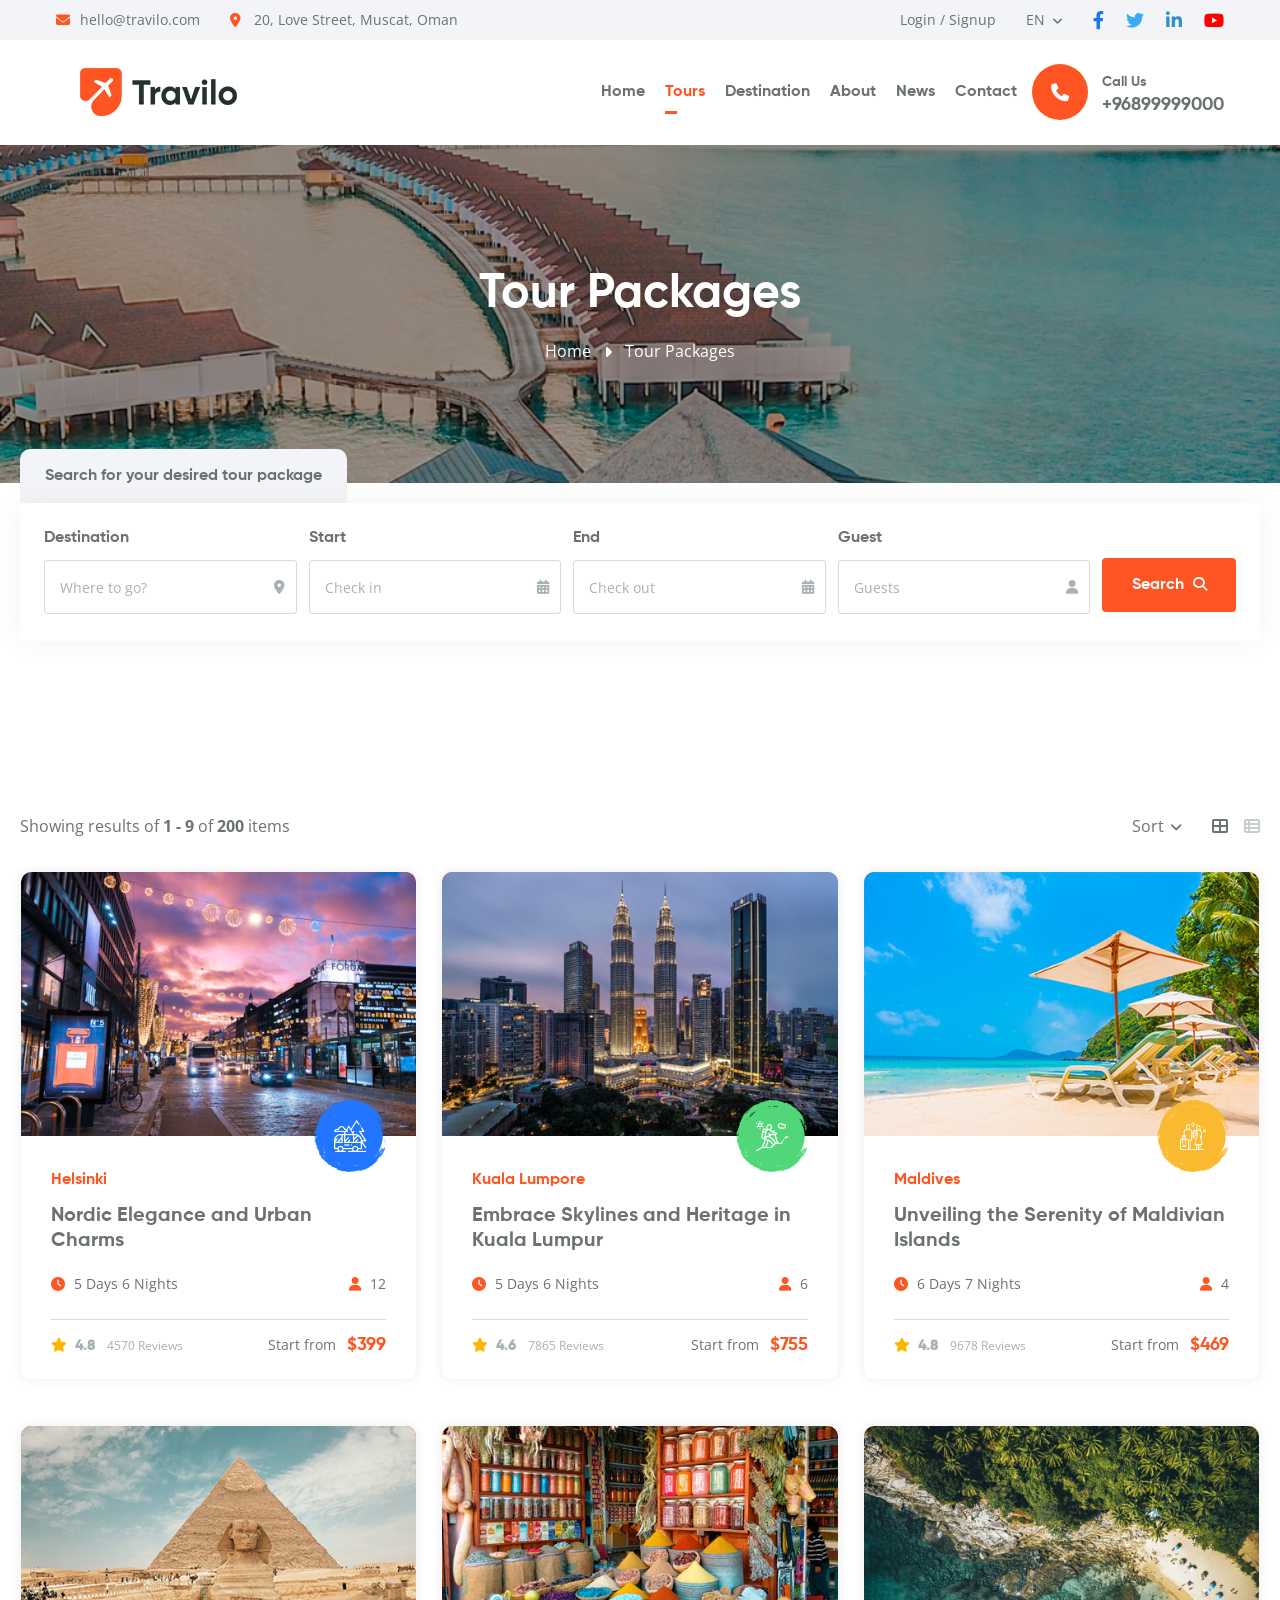
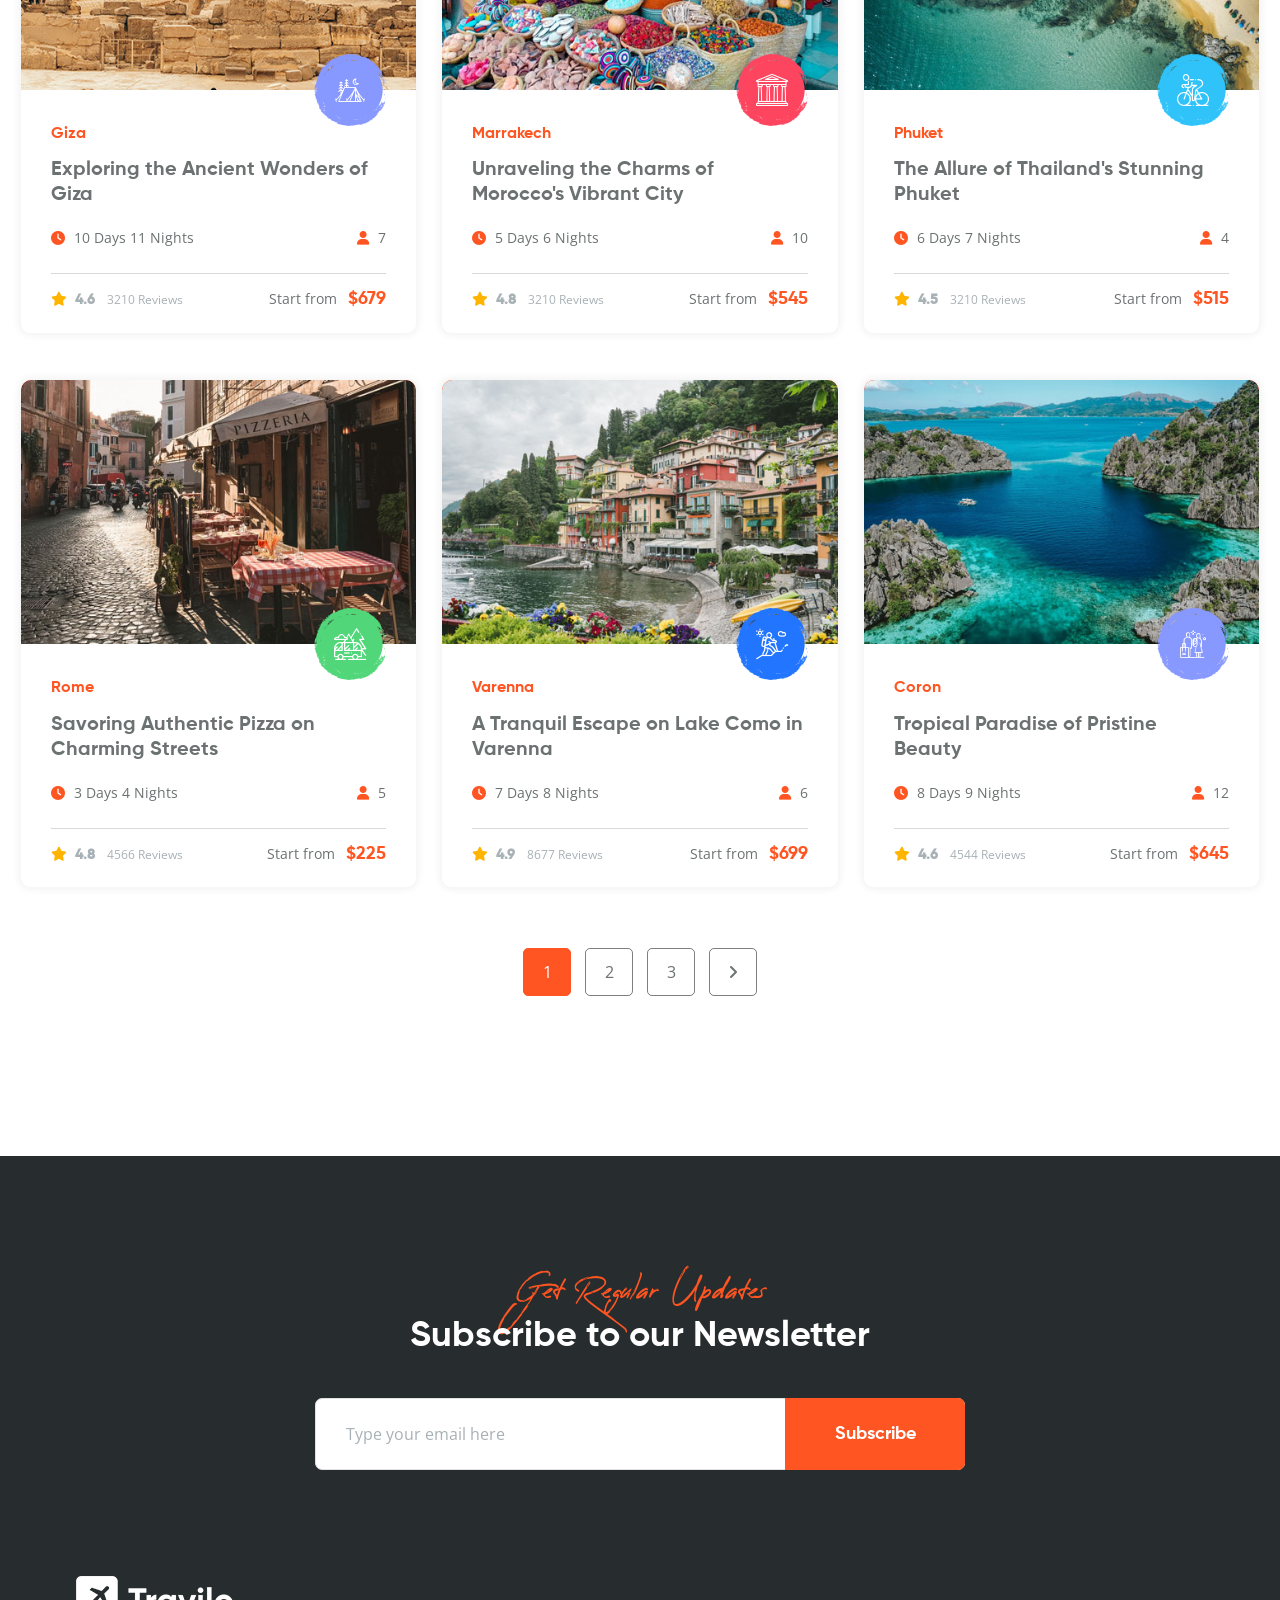
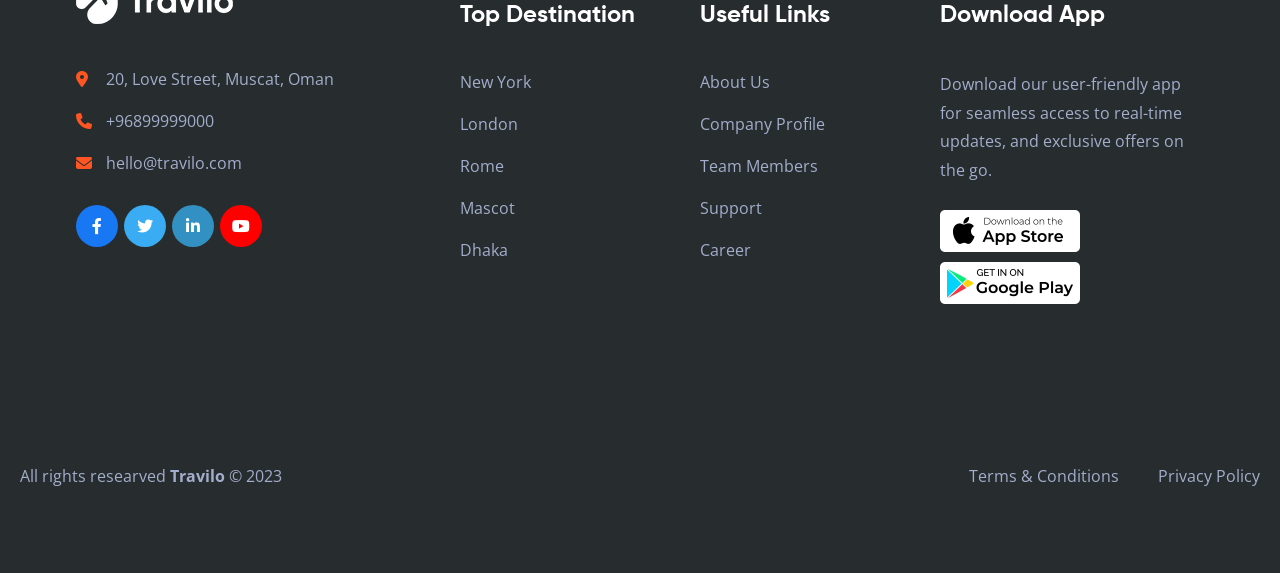
<file: frontend-main-template/tour-packages.html>
<!DOCTYPE html>
<html lang="en">


<head>
	<meta charset="utf-8">
	<!-- Responsive -->
	<meta http-equiv="X-UA-Compatible" content="IE=edge">
	<meta name="viewport" content="width=device-width, initial-scale=1.0">

	<title>Travilo - Tour Packages</title>

	<link href="assets/images/favicon.png" rel="shortcut icon" type="image/x-icon">

	<!-- Google Fonts -->
	<link rel="preconnect" href="https://fonts.googleapis.com/">
	<link rel="preconnect" href="https://fonts.gstatic.com/" crossorigin>
	<link href="https://fonts.googleapis.com/css2?family=Open+Sans&amp;display=swap" rel="stylesheet">

	<!-- Stylesheets -->
	<link href="assets/css/lib/bootstrap/bootstrap.min.css" rel="stylesheet">
	<link href="assets/css/lib/fontawesome/css/fontawesome.min.css" rel="stylesheet">
	<link href="assets/css/lib/fontawesome/css/brands.css" rel="stylesheet">
	<link href="assets/css/lib/fontawesome/css/solid.css" rel="stylesheet">
	<link href="assets/css/lib/simple-line-icons/css/simple-line-icons.min.css" rel="stylesheet">
	<link href="assets/css/lib/flaticon/css/flaticon.min.css" rel="stylesheet">
	<link href="assets/css/lib/animate.min.css" rel="stylesheet">
	<link href="assets/css/lib/slick.min.css" rel="stylesheet">
	<link href="assets/css/lib/swiper.min.css" rel="stylesheet">
	<link href="assets/css/lib/jquery-ui.min.css" rel="stylesheet">
	<link href="assets/css/lib/jquery.fancybox.min.css" rel="stylesheet">
	<link href="assets/css/custom-animate.css" rel="stylesheet">
	<link href="assets/css/style.css" rel="stylesheet">
	<link href="assets/css/responsive.css" rel="stylesheet">

</head>

<body>
	<div class="page-wrapper">

		<!-- Preloader -->
		<div class="loader-wrap">
			<div class="preloader">
				<div class="preloader-close">x</div>
				<div id="handle-preloader" class="handle-preloader">
					<div class="animation-preloader">
						<div class="txt-loading">
							<span data-text-preloader="T" class="letters-loading">T</span>
							<span data-text-preloader="R" class="letters-loading">R</span>
							<span data-text-preloader="A" class="letters-loading">A</span>
							<span data-text-preloader="V" class="letters-loading">V</span>
							<span data-text-preloader="I" class="letters-loading">I</span>
							<span data-text-preloader="L" class="letters-loading">L</span>
							<span data-text-preloader="O" class="letters-loading">O</span>
						</div>
					</div>
				</div>
			</div>
		</div>
		<!-- Preloader End -->

		<!-- Main Header-->
		<header class="main-header header-style-two">
			<div class="header-top">
				<div class="auto-container">
					<div class="inner clearfix">
						<div class="top-left clearfix">
							<ul class="info clearfix">
								<li><i class="icon fa fa-envelope"></i> <a
										href="mailto:hello@travilo.com">hello@travilo.com</a></li>
								<li><i class="icon fa fa-map-marker-alt"></i> <a href="#">20, Love Street, Muscat,
										Oman</a></li>
							</ul>
						</div>
						<div class="top-right clearfix">
							<div class="login"><a href="#">Login / Signup</a></div>
							<div class="lang-box">
								<div class="lang-btn clearfix"><span class="txt">En</span><span
										class="icon far fa-angle-down"></span>
								</div>
								<ul class="lang-list">
									<li><a href="#">Tur</a></li>
									<li><a href="#">Esp</a></li>
									<li><a href="#">Rus</a></li>
									<li><a href="#">Hin</a></li>
								</ul>
							</div>
							<div class="social">
								<ul class="social-links clearfix">
									<li><a href="#" class="facebook"><i class="fab fa-facebook-f"></i></a></li>
									<li><a href="#" class="twitter"><i class="fab fa-twitter"></i></a></li>
									<li><a href="#" class="linkedin"><i class="fab fa-linkedin-in"></i></a></li>
									<li><a href="#" class="youtube"><i class="fab fa-youtube"></i></a></li>
								</ul>
							</div>
						</div>
					</div>
				</div>
			</div>
			<!-- Header Upper -->
			<div class="header-upper">
				<div class="auto-container">
					<!-- Main Box -->
					<div class="main-box clearfix">
						<!--Logo-->
						<div class="logo-box">
							<div class="logo"><a href="index.html" title="Travilo"><img src="assets/images/logo.png"
										alt="" title="Travilo"></a></div>
						</div>

						<div class="outer clearfix">
							<div class="nav-box clearfix">
								<!--Nav Outer-->
								<div class="nav-outer clearfix">
									<nav class="main-menu">
										<ul class="navigation clearfix">
											<li class="dropdown"><a href="index.html">Home</a>
												<ul>
													<li><a href="index.html">Home 01</a></li>
													<li><a href="index-2.html">Home 02</a></li>
												</ul>
											</li>
											<li class="current dropdown"><a href="tour-list.html">Tours</a>
												<ul>
													<li><a href="tour-list.html">Tours List</a></li>
													<li><a href="tour-packages.html">Tour Packages</a></li>
													<li><a href="tour-single.html">Tour Details</a></li>
													<li><a href="activities.html">Activities</a></li>
													<li><a href="activity-single.html">Activity Details</a></li>
												</ul>
											</li>
											<li class="dropdown"><a href="destinations.html">Destination</a>
												<ul>
													<li><a href="destinations.html">All Destinations</a></li>
													<li><a href="destination-single.html">Destination Single</a></li>
													<li><a href="hotels.html">Hotels</a></li>
													<li><a href="hotel-single.html">Hotel Details</a></li>
												</ul>
											</li>
											<li><a href="about.html">About</a></li>
											<li class="dropdown"><a href="blog.html">News</a>
												<ul>
													<li><a href="blog.html">Our Blog</a></li>
													<li><a href="blog-single.html">Blog Details</a></li>
												</ul>
											</li>
											<li><a href="contact.html">Contact</a></li>
										</ul>
									</nav>
									<!-- Main Menu End-->
								</div>
								<!--Nav Outer End-->

							</div>

							<div class="links-box clearfix">
								<div class="link call-to">
									<a href="tel:+96899999000"><i class="icon fa-solid fa-phone"></i> Call Us <span
											class="nmbr">+96899999000</span></a>
								</div>
							</div>

							<!-- Hidden Nav Toggler -->
							<div class="nav-toggler">
								<button class="hidden-bar-opener"><span class="icon"><img
											src="assets/images/icons/menu-icon.svg" alt=""></span></button>
							</div>
						</div>
					</div>
				</div>
			</div>
			<!-- End Header Upper -->
		</header>
		<!--End Main Header -->


		<!--Menu Backdrop-->
		<div class="menu-backdrop"></div>

		<!-- Hidden Navigation Bar -->
		<div class="hidden-bar">
			<!-- Hidden Bar Wrapper -->
			<div class="hidden-bar-wrapper">
				<div class="hidden-bar-closer"><span class="icon"><svg class="icon-close" role="presentation"
							viewBox="0 0 16 14">
							<path d="M15 0L1 14m14 0L1 0" stroke="currentColor" fill="none" fill-rule="evenodd"></path>
						</svg></span></div>
				<div class="nav-logo-box">
					<!-- logo will be copied here ! -->
				</div>
				<!-- .Side-menu -->
				<nav class="side-menu">
					<!-- main-menu will be copied here! -->
				</nav><!-- .side-menu -->

				<div class="links-box clearfix">
					<div class="clearfix">
						<div class="link"><a href="contact.html" class="theme-btn btn-style-one"><span>Login /
									Signup</span></a></div>
					</div>
				</div>

			</div><!-- / Hidden Bar Wrapper -->
		</div>
		<!-- / Hidden Bar -->


		<!-- Banner Section -->
		<section class="inner-banner">
			<div class="image-layer" style="background-image: url(assets/images/resources/featured/banner-3.jpg);">
			</div>
			<div class="auto-container">
				<div class="content-box">
					<h1>Tour Packages</h1>
					<div class="bread-crumb">
						<ul class="clearfix">
							<li><a href="index.html">Home</a></li>
							<li class="current">Tour Packages</li>
						</ul>
					</div>
				</div>
			</div>
		</section>
		<!--End Banner Section -->

		<!--Packages Section-->
		<section class="packages-three">
			<!--Serach One-->
			<div class="search-one">
				<div class="auto-container">
					<div class="outer">
						<div class="search-title"><span>Search for your desired tour package</span></div>
						<div class="form-box site-form">
							<form method="post" action="https://tech-taqwa.com/html/index.html">
								<div class="row clearfix">
									<div class="form-group col-xl-3 col-lg-6 col-md-6 col-sm-12">
										<div class="field-label">Destination</div>
										<div class="field-inner">
											<input type="text" name="field-name" value="" placeholder="Where to go?"
												required>
											<i class="alt-icon fa fa-map-marker-alt"></i>
										</div>
									</div>
									<div class="form-group col-xl-3 col-lg-6 col-md-6 col-sm-12">
										<div class="field-label">Start</div>
										<div class="field-inner">
											<input class="datepicker" type="text" name="field-name" value=""
												placeholder="Check in" required>
											<i class="alt-icon fa fa-calendar-alt"></i>
										</div>
									</div>
									<div class="form-group col-xl-3 col-lg-6 col-md-6 col-sm-12">
										<div class="field-label">End</div>
										<div class="field-inner">
											<input class="datepicker" type="text" name="field-name" value=""
												placeholder="Check out" required>
											<i class="alt-icon fa fa-calendar-alt"></i>
										</div>
									</div>
									<div class="form-group col-xl-3 col-lg-6 col-md-6 col-sm-12">
										<div class="field-label">Guest</div>
										<div class="field-inner">
											<input type="text" name="field-name" value="" placeholder="Guests" required>
											<i class="alt-icon fa fa-user"></i>
										</div>
									</div>
								</div>
								<button type="submit" class="theme-btn f-btn"><span>Search <i
											class="fa-solid fa-search"></i></span></button>
							</form>

						</div>
					</div>
				</div>
			</div>
			<div class="auto-container">
				<div class="packages">

					<div class="filter-row">
						<div class="clearfix">
							<div class="s-info">Showing results of <strong>1 - 9</strong> of <strong>200</strong> items
							</div>
							<div class="filters clearfix+">
								<div class="sort-by">
									<div class="drop-list-one">
										<div class="inner clearfix">
											<div class="dropdown-outer open"><a class="btn-box dropdown-toggle"
													id="dropdownMenu1" data-toggle="dropdown" aria-haspopup="true"
													aria-expanded="true" href="#">Sort <i
														class="fas fa-angle-down"></i></a>
												<ul class="dropdown-menu" aria-labelledby="dropdownMenu1">
													<li><a href="#">Latest First</a></li>
													<li><a href="#">Price</a></li>
													<li><a href="#">Date: Ascending</a></li>
													<li><a href="#">Date: Descending</a></li>
												</ul>
											</div>
										</div>
									</div>
								</div>
								<div class="layout-links clearfix">
									<a class="active" href="tour-packages.html"><span
											class="fas fa-th-large"></span></a> &ensp; <a href="tour-list.html"><span
											class="fas fa-th-list"></span></a>
								</div>
							</div>
						</div>
					</div>
					<div class="row clearfix">
						<!--Block-->
						<div class="package-block col-lg-4 col-md-6 col-sm-12">
							<div class="inner-box">
								<div class="image-box">
									<div class="image"><a href="tour-single.html"><img
												src="assets/images/resources/destinations/helsinki.jpg"
												alt="Helsinki"></a>
									</div>
								</div>
								<div class="lower-box">
									<div class="p-icon"><img src="assets/images/icons/t-icon-1.png" alt=""><span
											class="icon flaticon-adventure"></span></div>
									<div class="location">Helsinki</div>
									<h5><a href="tour-single.html">Nordic Elegance and Urban Charms</a></h5>
									<div class="info clearfix">
										<div class="duration"><i class="fa-solid fa-clock"></i> 5 Days 6 Nights</div>
										<div class="persons"><i class="fa-solid fa-user"></i> 12</div>
									</div>
									<div class="bottom-box clearfix">
										<div class="rating"><a href="#" class="theme-btn"><i
													class="fa-solid fa-star"></i>
												<strong>4.8</strong> &ensp; <span class="count">4570 Reviews</span></a>
										</div>
										<div class="price">Start from &ensp;<span class="amount">$399</span></div>
									</div>
								</div>
							</div>
						</div>

						<!--Block-->
						<div class="package-block col-lg-4 col-md-6 col-sm-12">
							<div class="inner-box">
								<div class="image-box">
									<div class="image"><a href="tour-single.html"><img
												src="assets/images/resources/destinations/kuala-lumpore.jpg"
												alt="Kuala Lumpore"></a></div>
								</div>
								<div class="lower-box">
									<div class="p-icon"><img src="assets/images/icons/t-icon-2.png" alt=""><span
											class="icon flaticon-hiking"></span></div>
									<div class="location">Kuala Lumpore</div>
									<h5><a href="tour-single.html">Embrace Skylines and Heritage in Kuala Lumpur</a>
									</h5>
									<div class="info clearfix">
										<div class="duration"><i class="fa-solid fa-clock"></i> 5 Days 6 Nights</div>
										<div class="persons"><i class="fa-solid fa-user"></i> 6</div>
									</div>
									<div class="bottom-box clearfix">
										<div class="rating"><a href="#" class="theme-btn"><i
													class="fa-solid fa-star"></i>
												<strong>4.6</strong> &ensp; <span class="count">7865 Reviews</span></a>
										</div>
										<div class="price">Start from &ensp;<span class="amount">$755</span></div>
									</div>
								</div>
							</div>
						</div>

						<!--Block-->
						<div class="package-block col-lg-4 col-md-6 col-sm-12">
							<div class="inner-box">
								<div class="image-box">
									<div class="image"><a href="tour-single.html"><img
												src="assets/images/resources/destinations/maldives.jpg"
												alt="Maldives"></a>
									</div>
								</div>
								<div class="lower-box">
									<div class="p-icon"><img src="assets/images/icons/t-icon-3.png" alt=""><span
											class="icon flaticon-family"></span></div>
									<div class="location">Maldives</div>
									<h5><a href="tour-single.html">Unveiling the Serenity of Maldivian Islands</a></h5>
									<div class="info clearfix">
										<div class="duration"><i class="fa-solid fa-clock"></i> 6 Days 7 Nights</div>
										<div class="persons"><i class="fa-solid fa-user"></i> 4</div>
									</div>
									<div class="bottom-box clearfix">
										<div class="rating"><a href="#" class="theme-btn"><i
													class="fa-solid fa-star"></i>
												<strong>4.8</strong> &ensp; <span class="count">9678 Reviews</span></a>
										</div>
										<div class="price">Start from &ensp;<span class="amount">$469</span></div>
									</div>
								</div>
							</div>
						</div>

						<!--Block-->
						<div class="package-block col-lg-4 col-md-6 col-sm-12">
							<div class="inner-box">
								<div class="image-box">
									<div class="image"><a href="tour-single.html"><img
												src="assets/images/resources/destinations/egypt.jpg" alt="Egypt"></a>
									</div>
								</div>
								<div class="lower-box">
									<div class="p-icon"><img src="assets/images/icons/t-icon-8.png" alt=""><span
											class="icon flaticon-tent-1"></span></div>
									<div class="location">Giza</div>
									<h5><a href="tour-single.html">Exploring the Ancient Wonders of Giza</a></h5>
									<div class="info clearfix">
										<div class="duration"><i class="fa-solid fa-clock"></i> 10 Days 11 Nights</div>
										<div class="persons"><i class="fa-solid fa-user"></i> 7</div>
									</div>
									<div class="bottom-box clearfix">
										<div class="rating"><a href="#" class="theme-btn"><i
													class="fa-solid fa-star"></i>
												<strong>4.6</strong> &ensp; <span class="count">3210 Reviews</span></a>
										</div>
										<div class="price">Start from &ensp;<span class="amount">$679</span></div>
									</div>
								</div>
							</div>
						</div>

						<!--Block-->
						<div class="package-block col-lg-4 col-md-6 col-sm-12">
							<div class="inner-box">
								<div class="image-box">
									<div class="image"><a href="tour-single.html"><img
												src="assets/images/resources/destinations/morocco.jpg"
												alt="Morocco"></a>
									</div>
								</div>
								<div class="lower-box">
									<div class="p-icon"><img src="assets/images/icons/t-icon-9.png" alt=""><span
											class="icon flaticon-temple"></span></div>
									<div class="location">Marrakech</div>
									<h5><a href="tour-single.html">Unraveling the Charms of Morocco's Vibrant City</a>
									</h5>
									<div class="info clearfix">
										<div class="duration"><i class="fa-solid fa-clock"></i> 5 Days 6 Nights</div>
										<div class="persons"><i class="fa-solid fa-user"></i> 10</div>
									</div>
									<div class="bottom-box clearfix">
										<div class="rating"><a href="#" class="theme-btn"><i
													class="fa-solid fa-star"></i>
												<strong>4.8</strong> &ensp; <span class="count">3210 Reviews</span></a>
										</div>
										<div class="price">Start from &ensp;<span class="amount">$545</span></div>
									</div>
								</div>
							</div>
						</div>

						<!--Block-->
						<div class="package-block col-lg-4 col-md-6 col-sm-12">
							<div class="inner-box">
								<div class="image-box">
									<div class="image"><a href="tour-single.html"><img
												src="assets/images/resources/destinations/surin-beach-phuket.jpg"
												alt="Phuket"></a>
									</div>
								</div>
								<div class="lower-box">
									<div class="p-icon"><img src="assets/images/icons/t-icon-10.png" alt=""><span
											class="icon flaticon-cycling"></span></div>
									<div class="location">Phuket</div>
									<h5><a href="tour-single.html">The Allure of Thailand's Stunning Phuket</a></h5>
									<div class="info clearfix">
										<div class="duration"><i class="fa-solid fa-clock"></i> 6 Days 7 Nights</div>
										<div class="persons"><i class="fa-solid fa-user"></i> 4</div>
									</div>
									<div class="bottom-box clearfix">
										<div class="rating"><a href="#" class="theme-btn"><i
													class="fa-solid fa-star"></i>
												<strong>4.5</strong> &ensp; <span class="count">3210 Reviews</span></a>
										</div>
										<div class="price">Start from &ensp;<span class="amount">$515</span></div>
									</div>
								</div>
							</div>
						</div>

						<!--Block-->
						<div class="package-block col-lg-4 col-md-6 col-sm-12">
							<div class="inner-box">
								<div class="image-box">
									<div class="image"><a href="tour-single.html"><img
												src="assets/images/resources/destinations/roma-pizza-rome.jpg"
												alt="Rome Pizza"></a>
									</div>
								</div>
								<div class="lower-box">
									<div class="p-icon"><img src="assets/images/icons/t-icon-11.png" alt=""><span
											class="icon flaticon-adventure"></span></div>
									<div class="location">Rome</div>
									<h5><a href="tour-single.html">Savoring Authentic Pizza on Charming Streets</a></h5>
									<div class="info clearfix">
										<div class="duration"><i class="fa-solid fa-clock"></i> 3 Days 4 Nights</div>
										<div class="persons"><i class="fa-solid fa-user"></i> 5</div>
									</div>
									<div class="bottom-box clearfix">
										<div class="rating"><a href="#" class="theme-btn"><i
													class="fa-solid fa-star"></i>
												<strong>4.8</strong> &ensp; <span class="count">4566 Reviews</span></a>
										</div>
										<div class="price">Start from &ensp;<span class="amount">$225</span></div>
									</div>
								</div>
							</div>
						</div>

						<!--Block-->
						<div class="package-block col-lg-4 col-md-6 col-sm-12">
							<div class="inner-box">
								<div class="image-box">
									<div class="image"><a href="tour-single.html"><img
												src="assets/images/resources/destinations/varenna.jpg"
												alt="Varenna"></a>
									</div>
								</div>
								<div class="lower-box">
									<div class="p-icon"><img src="assets/images/icons/t-icon-12.png" alt=""><span
											class="icon flaticon-hiking"></span></div>
									<div class="location">Varenna</div>
									<h5><a href="tour-single.html">A Tranquil Escape on Lake Como in Varenna</a></h5>
									<div class="info clearfix">
										<div class="duration"><i class="fa-solid fa-clock"></i> 7 Days 8 Nights</div>
										<div class="persons"><i class="fa-solid fa-user"></i> 6</div>
									</div>
									<div class="bottom-box clearfix">
										<div class="rating"><a href="#" class="theme-btn"><i
													class="fa-solid fa-star"></i>
												<strong>4.9</strong> &ensp; <span class="count">8677 Reviews</span></a>
										</div>
										<div class="price">Start from &ensp;<span class="amount">$699</span></div>
									</div>
								</div>
							</div>
						</div>

						<!--Block-->
						<div class="package-block col-lg-4 col-md-6 col-sm-12">
							<div class="inner-box">
								<div class="image-box">
									<div class="image"><a href="tour-single.html"><img
												src="assets/images/resources/destinations/coron.jpg" alt="Coron"></a>
									</div>
								</div>
								<div class="lower-box">
									<div class="p-icon"><img src="assets/images/icons/t-icon-13.png" alt=""><span
											class="icon flaticon-family"></span></div>
									<div class="location">Coron</div>
									<h5><a href="tour-single.html">Tropical Paradise of Pristine Beauty</a></h5>
									<div class="info clearfix">
										<div class="duration"><i class="fa-solid fa-clock"></i> 8 Days 9 Nights</div>
										<div class="persons"><i class="fa-solid fa-user"></i> 12</div>
									</div>
									<div class="bottom-box clearfix">
										<div class="rating"><a href="#" class="theme-btn"><i
													class="fa-solid fa-star"></i>
												<strong>4.6</strong> &ensp; <span class="count">4544 Reviews</span></a>
										</div>
										<div class="price">Start from &ensp;<span class="amount">$645</span></div>
									</div>
								</div>
							</div>
						</div>

					</div>

					<div class="styled-pagination centered">
						<ul class="clearfix">
							<li class="active"><a href="#">1</a></li>
							<li><a href="#">2</a></li>
							<li><a href="#">3</a></li>
							<li><a href="#"><i class="fa-solid fa-angle-right"></i></a></li>
						</ul>
					</div>
				</div>
			</div>
		</section>

		<!--Main Footer-->
		<footer class="main-footer style-two">
			<div class="upper-section">
				<div class="footer-subscribe">
					<div class="title-box centered">
						<div class="subtitle">Get Regular Updates</div>
						<h2>Subscribe to our Newsletter</h2>
					</div>
					<div class="form-box subscribe-form">
						<form method="post" action="https://tech-taqwa.com/html/contact.html">
							<div class="form-group">
								<div class="field-inner">
									<input type="email" name="email" value="" placeholder="Type your email here"
										required>
								</div>
								<button type="submit" class="theme-btn"><span>Subscribe</span></button>
							</div>
						</form>
					</div>
				</div>
				<div class="auto-container">
					<div class="content-box">
						<div class="row clearfix">
							<div class="footer-column col-xl-4 col-lg-3 col-md-6 col-sm-12">
								<div class="footer-widget about-widget">
									<div class="footer-logo"><a href="index.html" title="Travilo"><img
												src="assets/images/logo-white.png" alt="" title="Travilo"></a></div>
									<div class="footer-info">
										<ul class="info">
											<li class="address"><a href="#"><i class="icon fa fa-map-marker-alt"></i>
													20, Love Street, Muscat, Oman</a></li>
											<li class="phone"><a href="tel:+96899999000"><i
														class="icon fa-solid fa-phone"></i>
													+96899999000</a></li>
											<li class="email"><a href="mailto:hello@travilo.com"><i
														class="icon fa fa-envelope"></i>
													hello@travilo.com</a></li>
										</ul>
										<ul class="social-links clearfix">
											<li><a href="#" class="facebook"><i class="fab fa-facebook-f"></i></a></li>
											<li><a href="#" class="twitter"><i class="fab fa-twitter"></i></a></li>
											<li><a href="#" class="linkedin"><i class="fab fa-linkedin-in"></i></a></li>
											<li><a href="#" class="youtube"><i class="fab fa-youtube"></i></a></li>
										</ul>
									</div>
								</div>
							</div>
							<div class="col-xl-5 col-lg-6 col-md-6 col-sm-12">
								<div class="row clearfix">

									<div class="footer-column col-lg-6 col-md-6 col-sm-12">
										<div class="footer-widget links-widget">
											<h4>Top Destination</h4>
											<div class="links">
												<ul>
													<li><a href="#">New York</a></li>
													<li><a href="#">London</a></li>
													<li><a href="#">Rome</a></li>
													<li><a href="#">Mascot</a></li>
													<li><a href="#">Dhaka</a></li>
												</ul>
											</div>
										</div>
									</div>

									<div class="footer-column col-lg-6 col-md-6 col-sm-12">
										<div class="footer-widget links-widget">
											<h4>Useful Links</h4>
											<div class="links">
												<ul>
													<li><a href="#">About Us</a></li>
													<li><a href="#">Company Profile</a></li>
													<li><a href="#">Team Members</a></li>
													<li><a href="#">Support</a></li>
													<li><a href="#">Career</a></li>
												</ul>
											</div>
										</div>
									</div>

								</div>
							</div>

							<div class="footer-column col-xl-3 col-lg-3 col-md-6 col-sm-12">
								<div class="footer-widget app-widget">
									<h4>Download App</h4>
									<!--Logo-->
									<div class="app-info">
										<p class="travilo-text">Download our user-friendly app for seamless access to
											real-time updates, and
											exclusive offers on the go.</p>
										<div class="links">
											<div class="link"><a href="#"><img src="assets/images/apple-store.png"
														alt=""></a></div>
											<div class="link"><a href="#"><img src="assets/images/play-store.png"
														alt=""></a></div>
										</div>
									</div>
								</div>
							</div>

						</div>
					</div>
				</div>
			</div>

			<div class="f-bottom">
				<div class="auto-container">
					<div class="inner clearfix">
						<div class="copyright">All rights researved <strong>Travilo</strong> &copy; 2023</div>
						<div class="bottom-links">
							<ul class="clearfix">
								<li><a href="#">Terms & Conditions</a></li>
								<li><a href="#">Privacy Policy</a></li>
							</ul>
						</div>
					</div>
				</div>
			</div>

		</footer>

	</div>
	<!--End pagewrapper-->

	<!--Scroll to top-->
	<div class="scroll-to-top scroll-to-target" data-target="html">
		<span class="icon"><img src="assets/images/icons/arrow-up.svg" alt="" title="Go To Top"></span>
	</div>

	<script src="assets/js/lib/jquery.min.js"></script>
	<script src="assets/js/lib/popper.min.js"></script>
	<script src="assets/js/lib/bootstrap/bootstrap.min.js"></script>
	<script src="assets/js/lib/jquery-ui.min.js"></script>
	<script src="assets/js/lib/jquery.fancybox.min.js"></script>
	<script src="assets/js/lib/isotope.min.js"></script>
	<script src="assets/js/lib/slick.min.js"></script>
	<script src="assets/js/lib/appear.min.js"></script>
	<script src="assets/js/lib/wow.min.js"></script>
	<script src="assets/js/custom-script.js"></script>
</body>

</html>
</file>
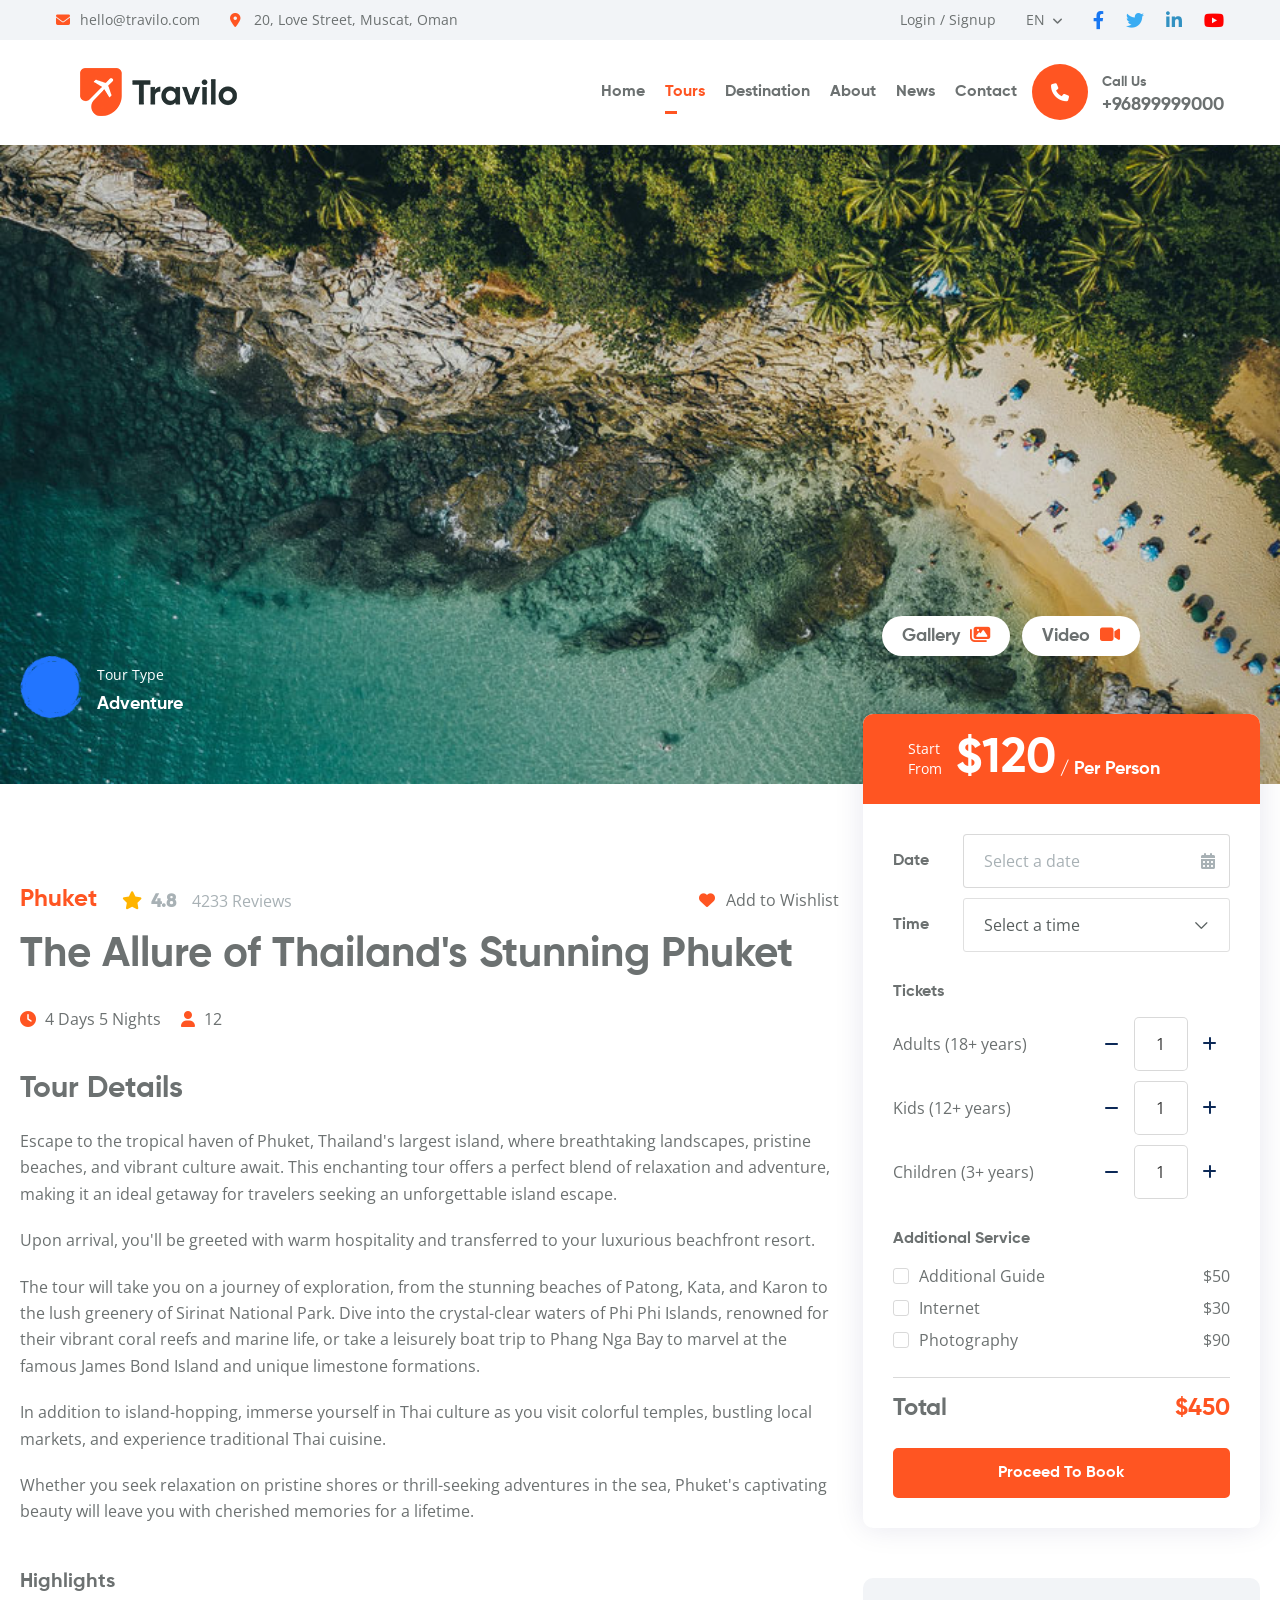
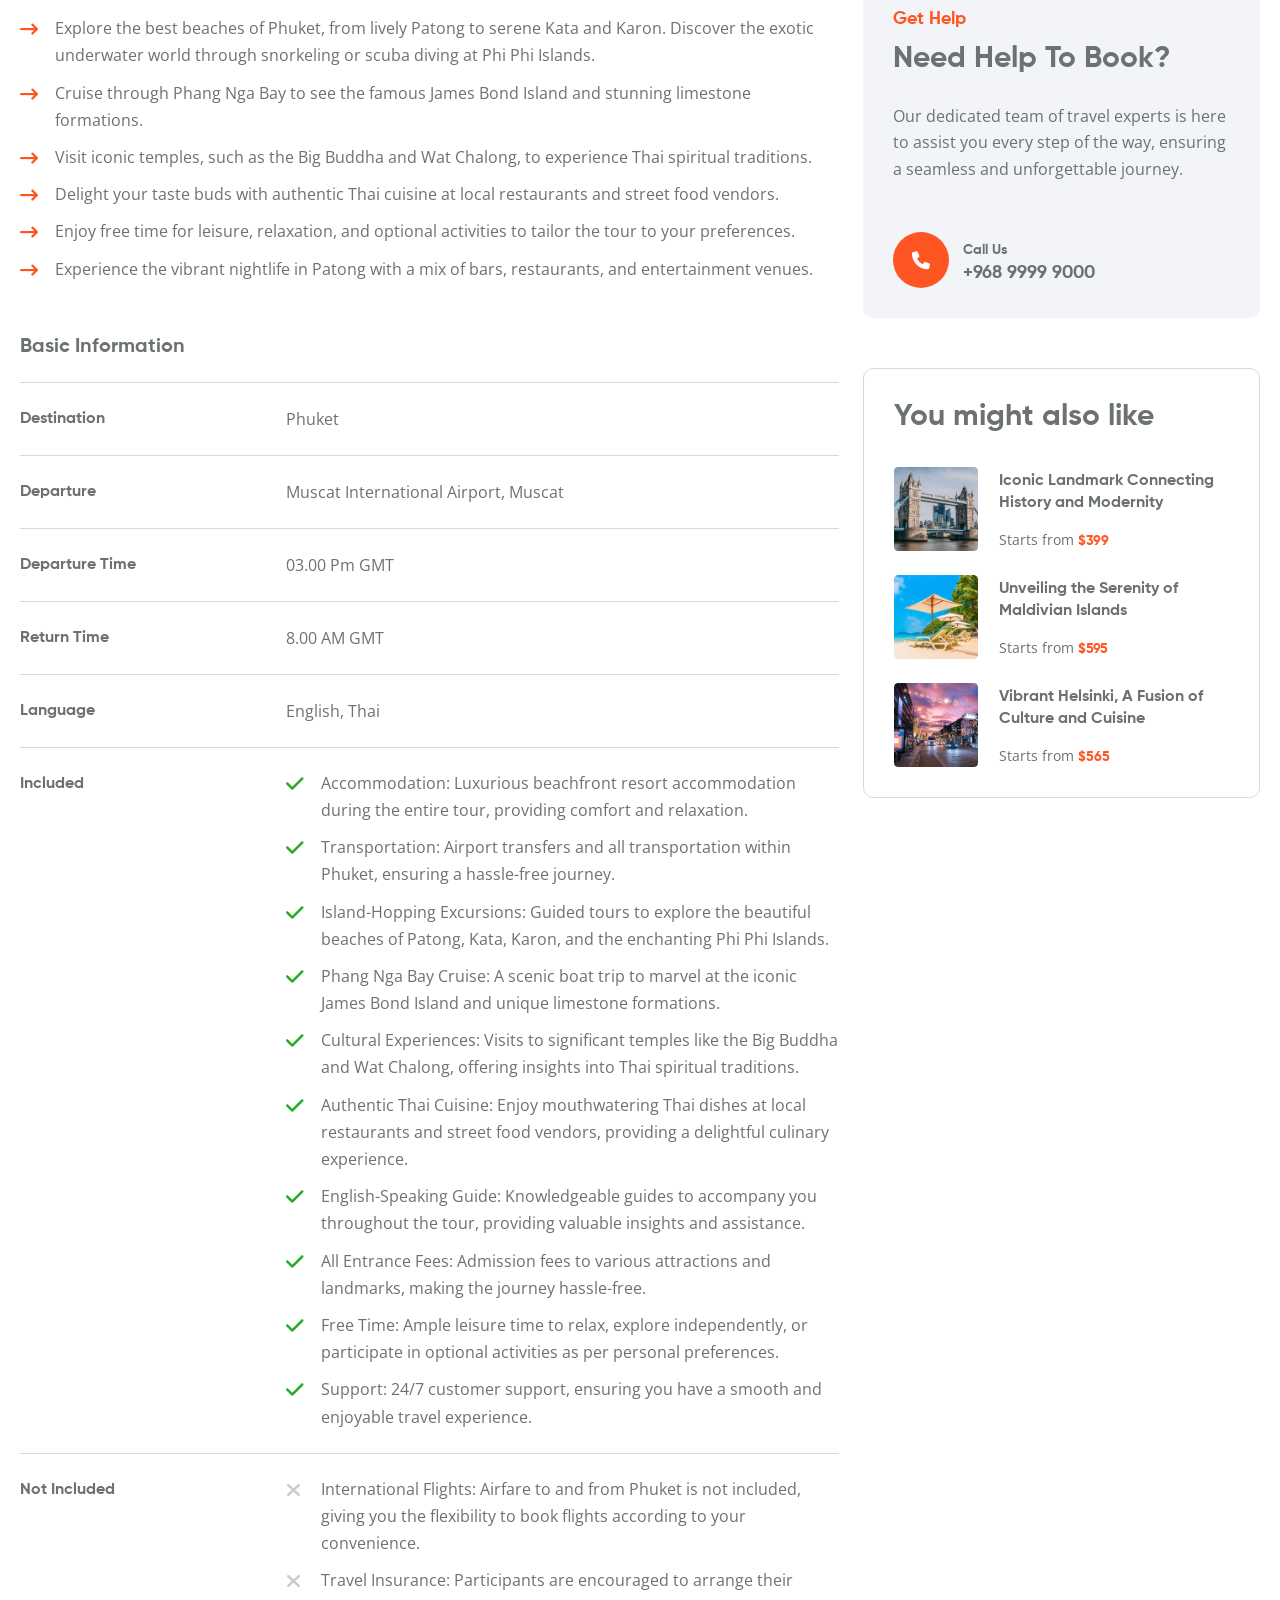
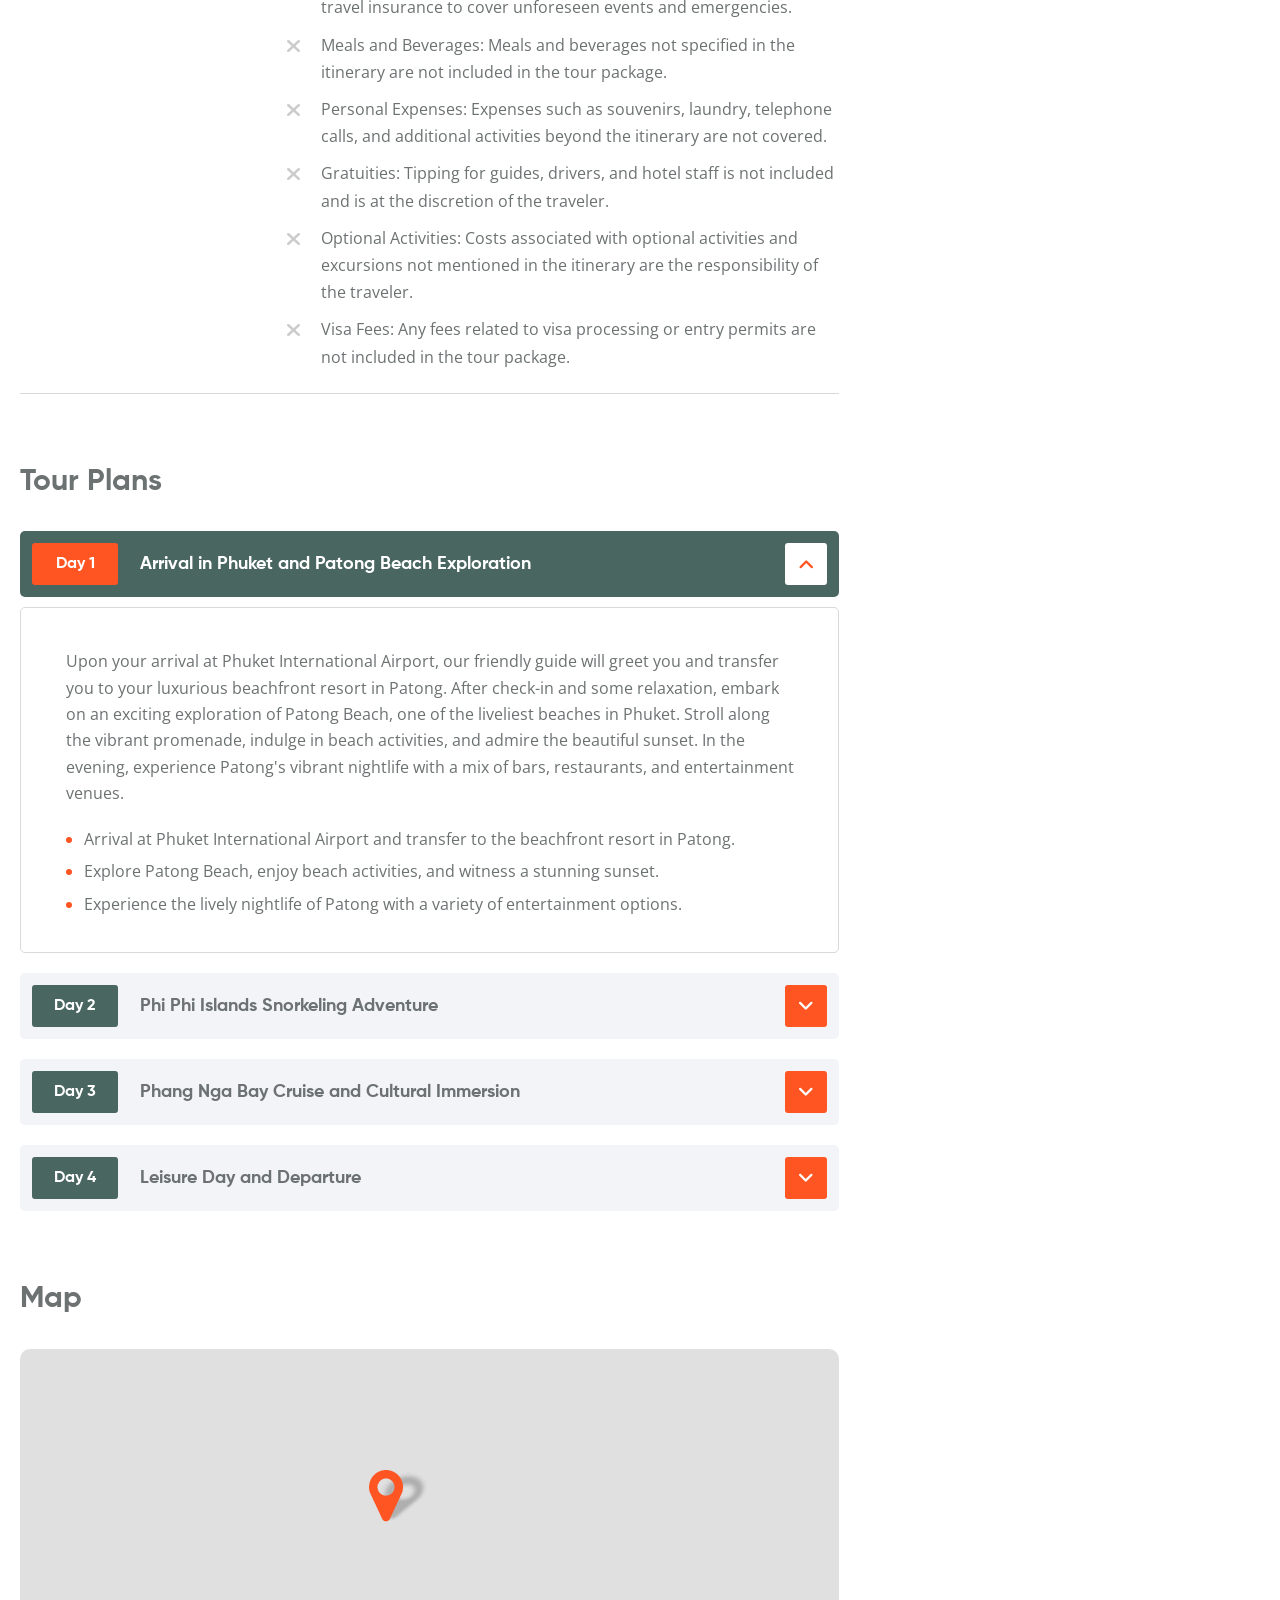
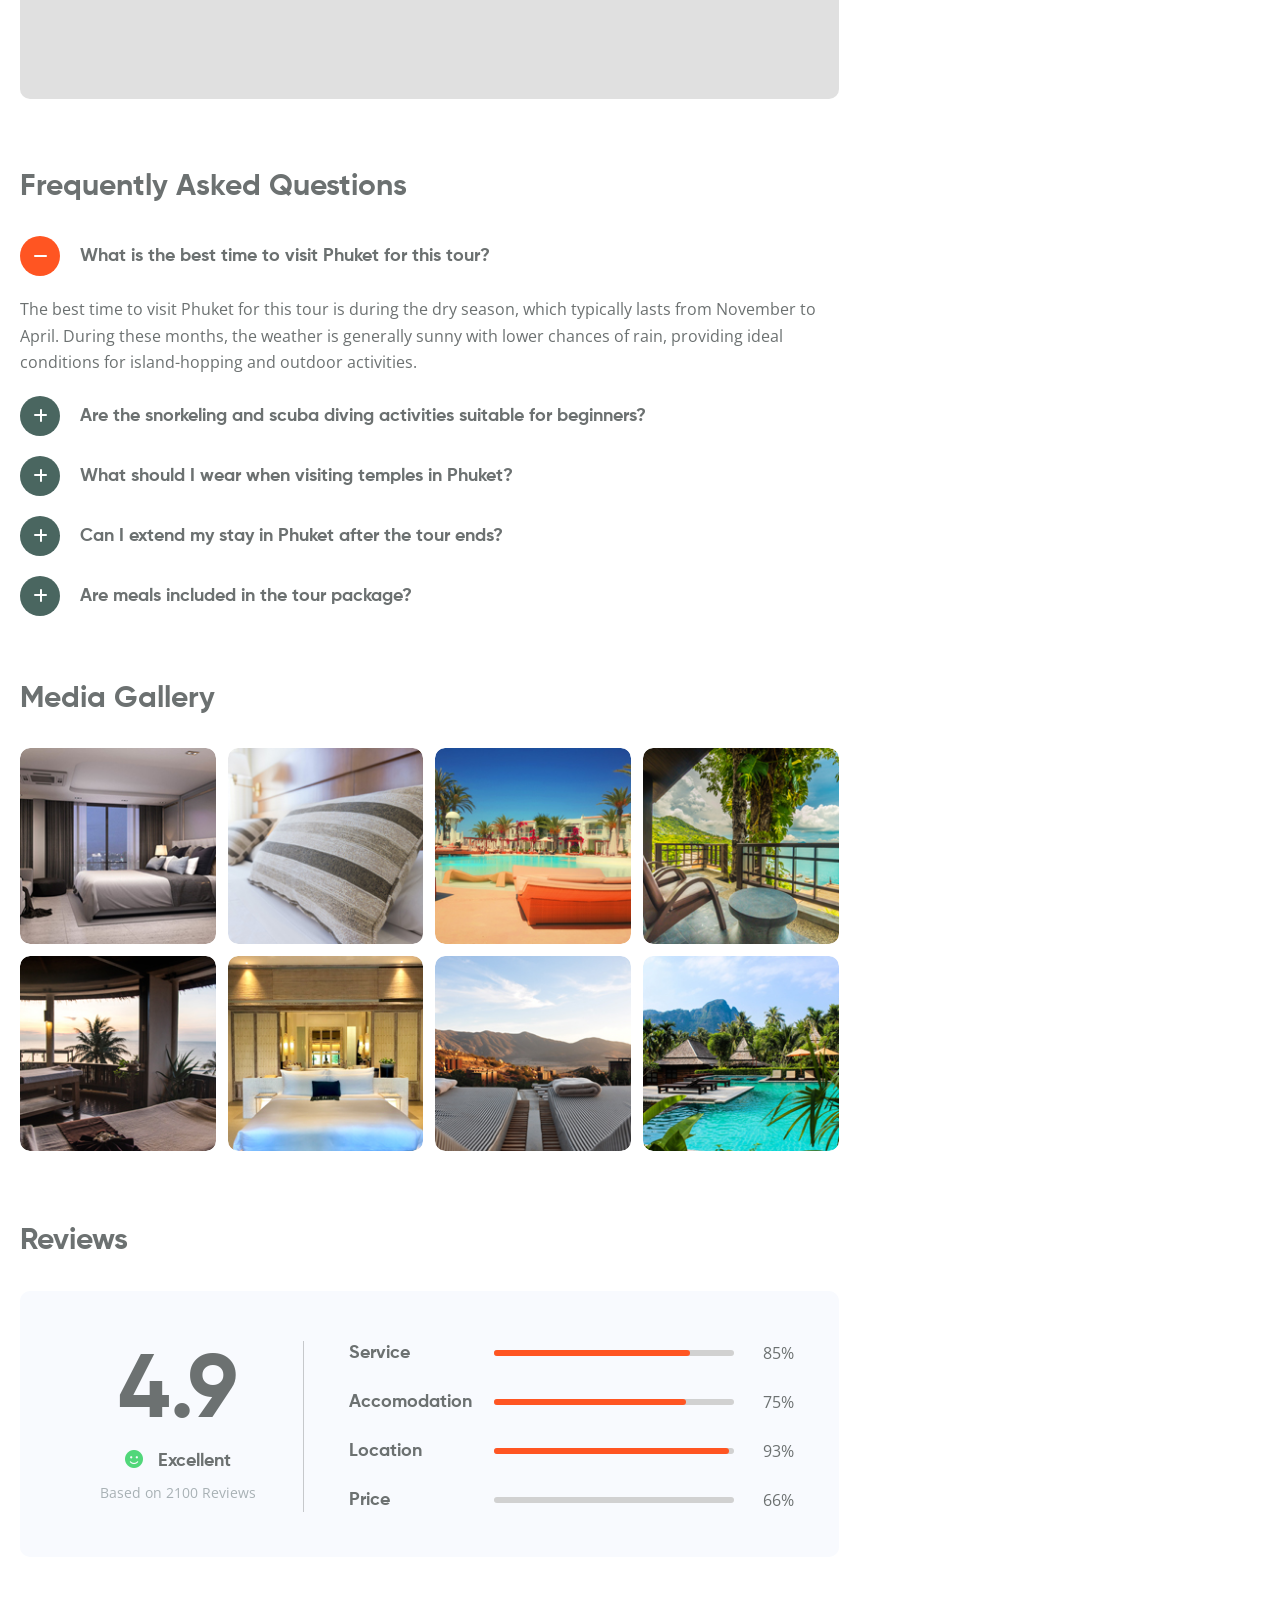
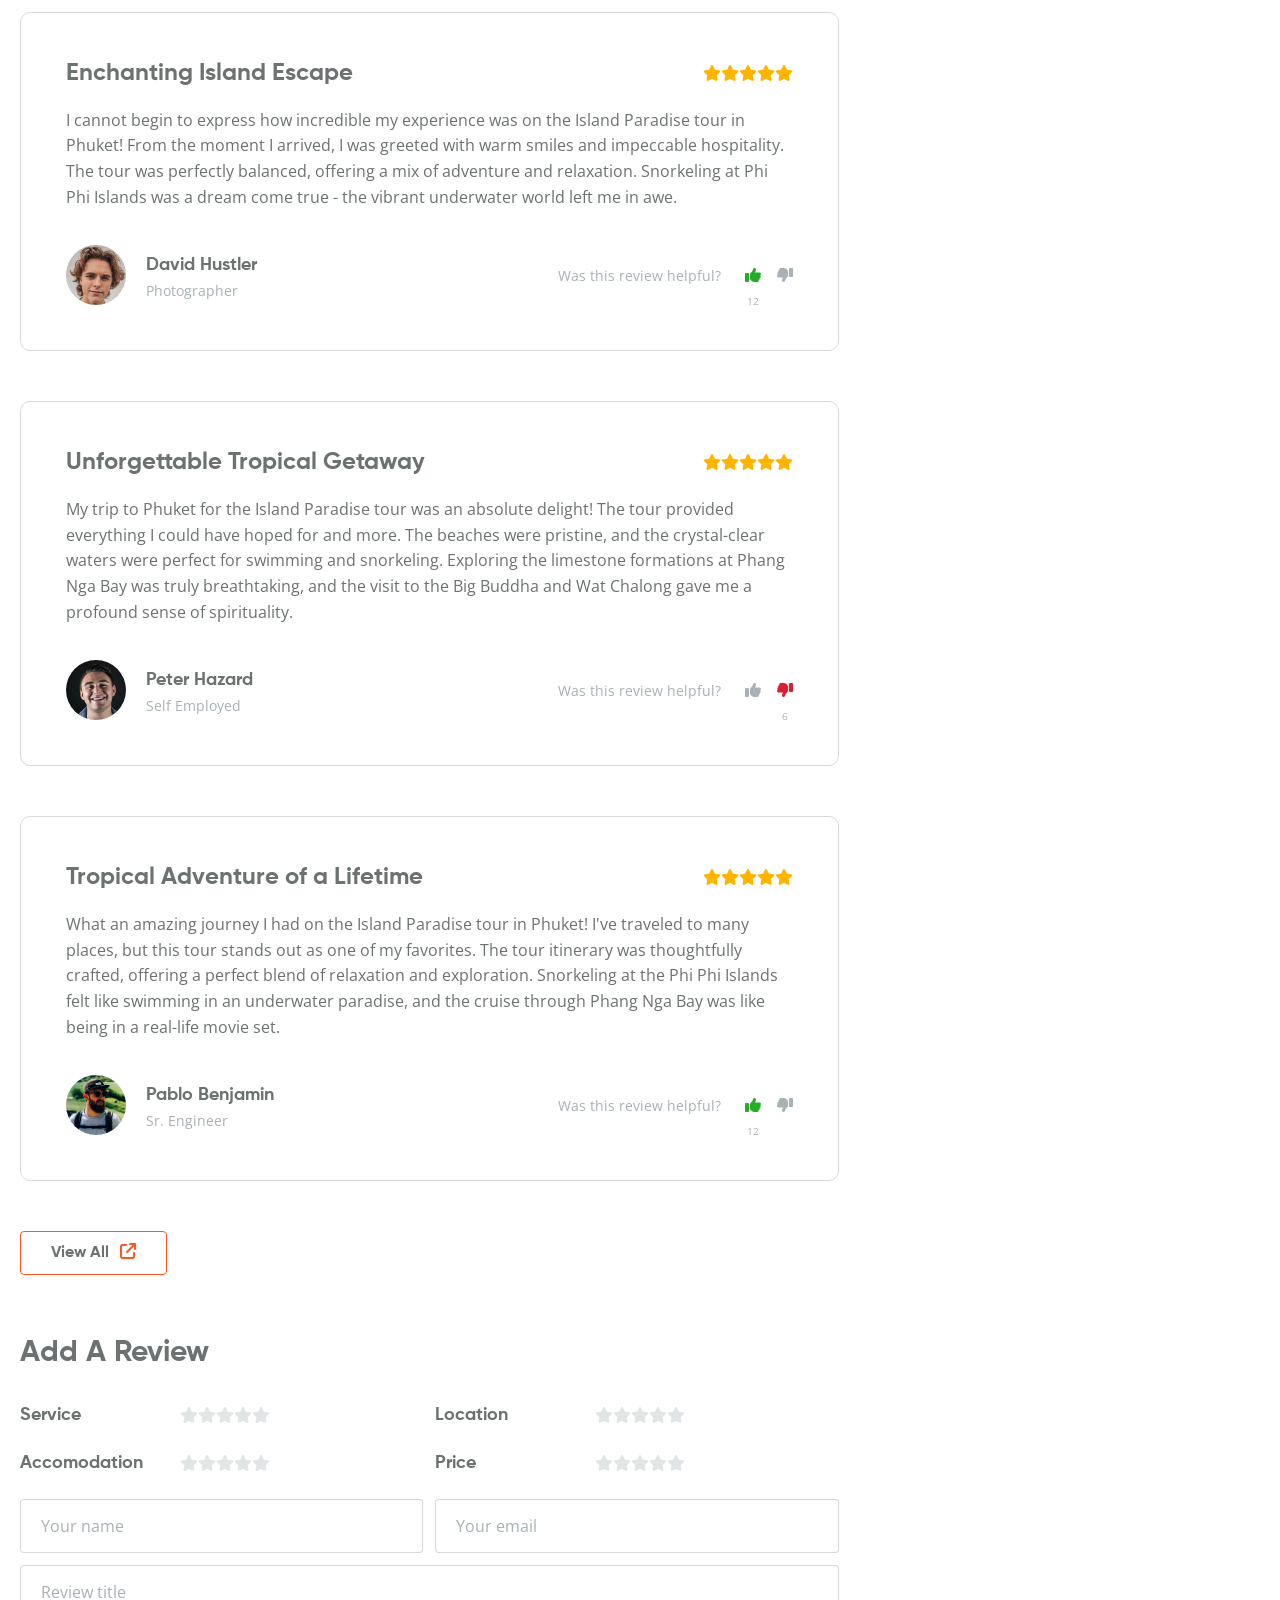
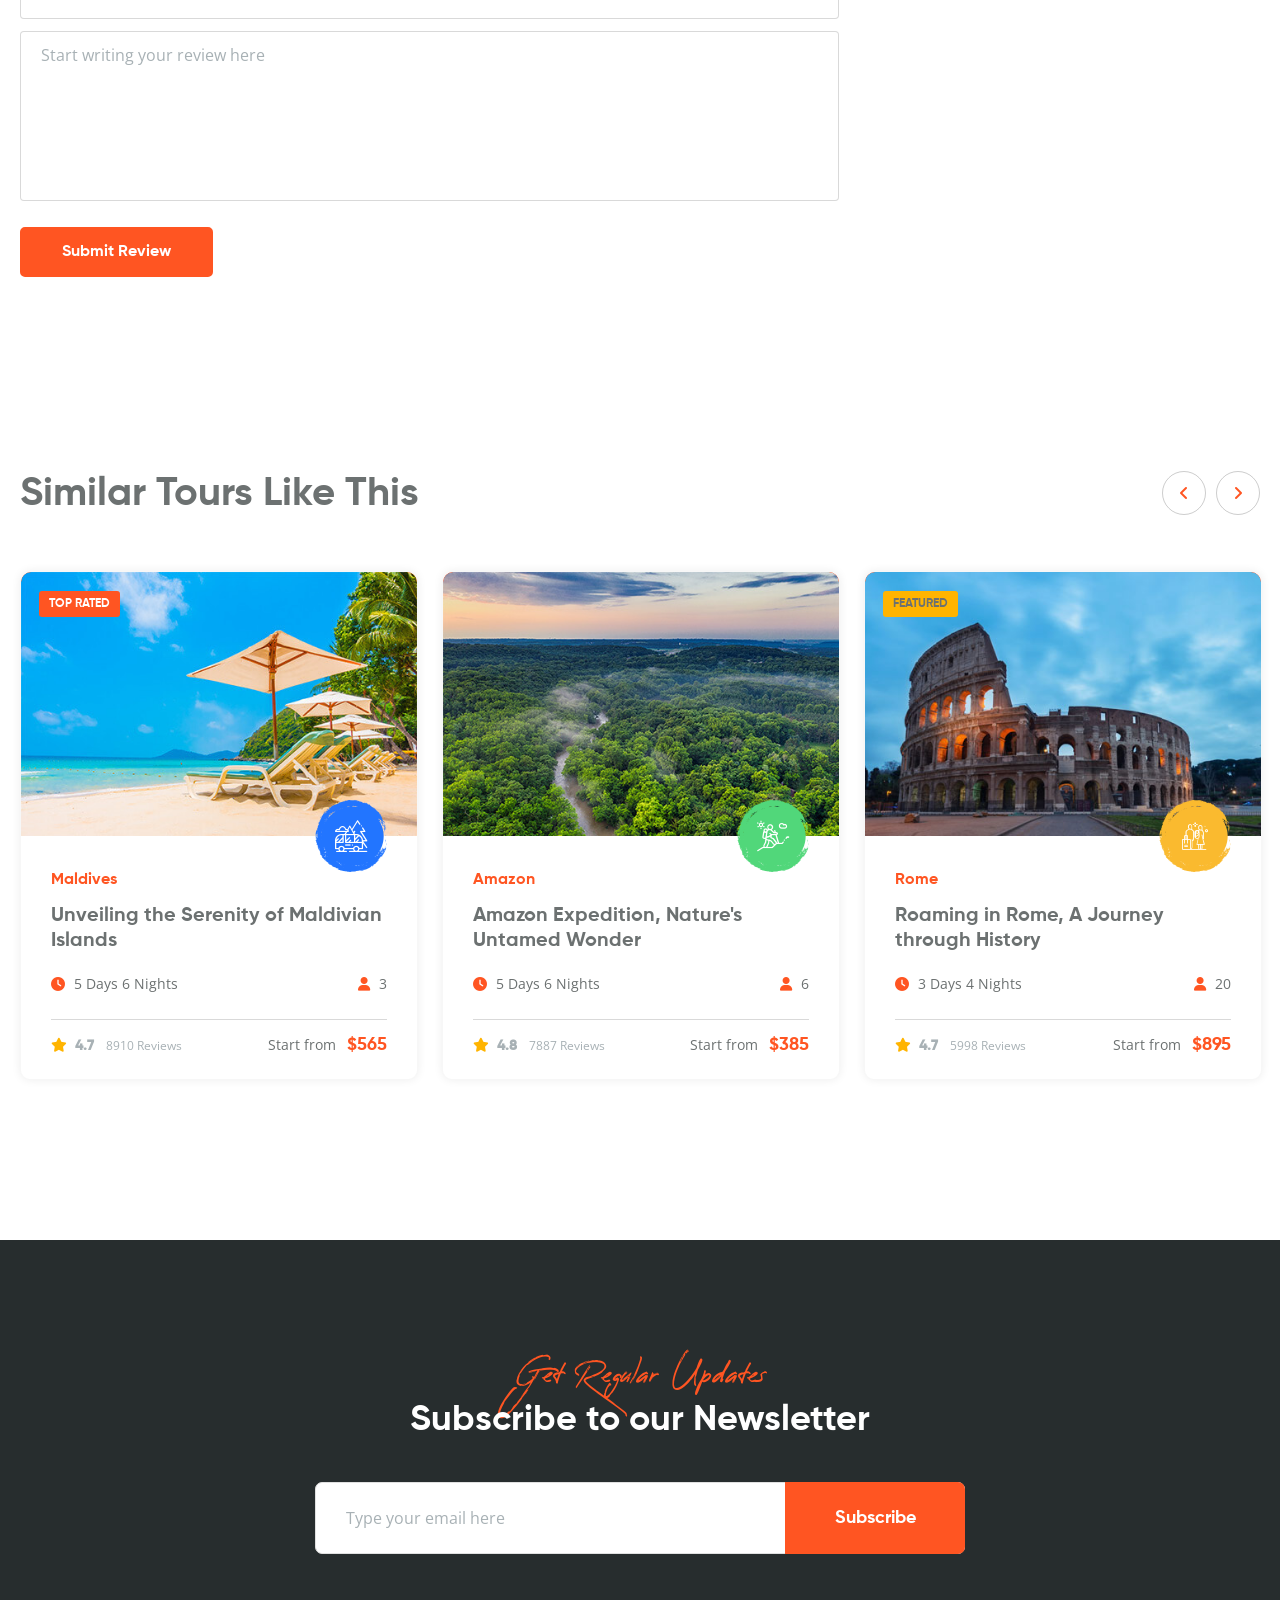
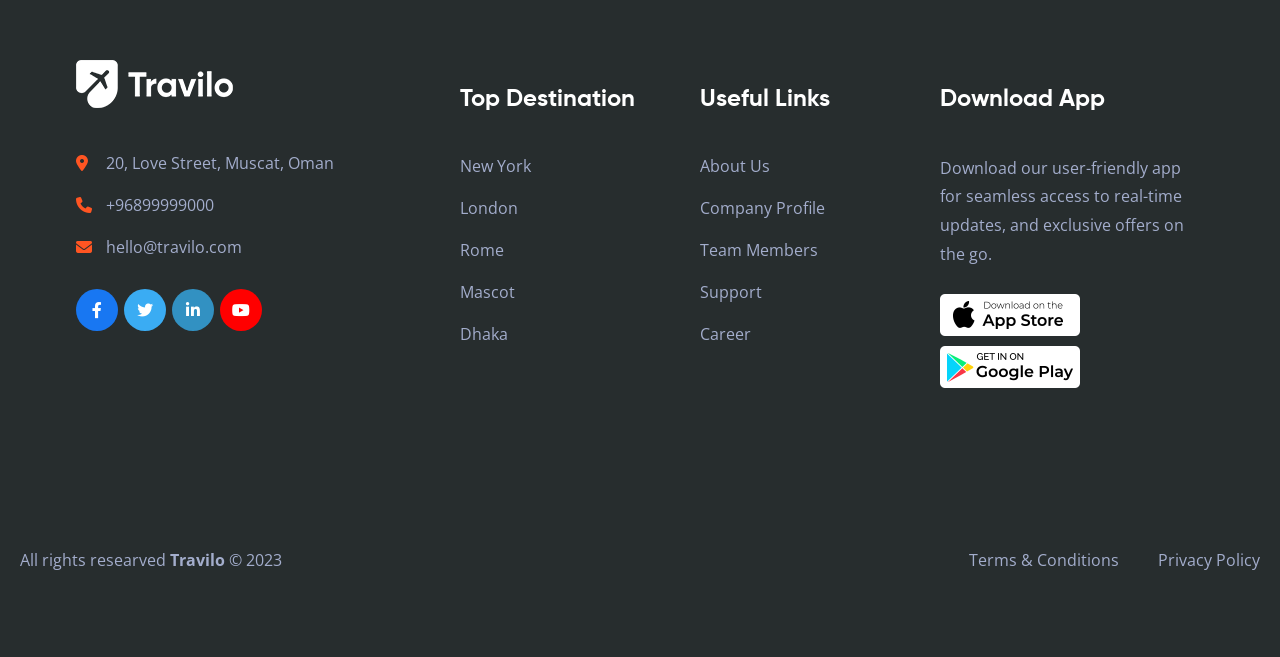
<file: frontend-main-template/tour-single.html>
<!DOCTYPE html>
<html lang="en">


<head>
	<meta charset="utf-8">
	<!-- Responsive -->
	<meta http-equiv="X-UA-Compatible" content="IE=edge">
	<meta name="viewport" content="width=device-width, initial-scale=1.0">

	<title>Travilo - Tour Single</title>

	<link href="assets/images/favicon.png" rel="shortcut icon" type="image/x-icon">

	<!-- Google Fonts -->
	<link rel="preconnect" href="https://fonts.googleapis.com/">
	<link rel="preconnect" href="https://fonts.gstatic.com/" crossorigin>
	<link href="https://fonts.googleapis.com/css2?family=Open+Sans&amp;display=swap" rel="stylesheet">

	<!-- Stylesheets -->
	<link href="assets/css/lib/bootstrap/bootstrap.min.css" rel="stylesheet">
	<link href="assets/css/lib/fontawesome/css/fontawesome.min.css" rel="stylesheet">
	<link href="assets/css/lib/fontawesome/css/brands.css" rel="stylesheet">
	<link href="assets/css/lib/fontawesome/css/solid.css" rel="stylesheet">
	<link href="assets/css/lib/simple-line-icons/css/simple-line-icons.min.css" rel="stylesheet">
	<link href="assets/css/lib/flaticon/css/flaticon.min.css" rel="stylesheet">
	<link href="assets/css/lib/animate.min.css" rel="stylesheet">
	<link href="assets/css/lib/slick.min.css" rel="stylesheet">
	<link href="assets/css/lib/swiper.min.css" rel="stylesheet">
	<link href="assets/css/lib/jquery-ui.min.css" rel="stylesheet">
	<link href="assets/css/lib/jquery.fancybox.min.css" rel="stylesheet">
	<link href="assets/css/custom-animate.css" rel="stylesheet">
	<link href="assets/css/style.css" rel="stylesheet">
	<link href="assets/css/responsive.css" rel="stylesheet">

</head>

<body>
	<div class="page-wrapper">

		<!-- Preloader -->
		<div class="loader-wrap">
			<div class="preloader">
				<div class="preloader-close">x</div>
				<div id="handle-preloader" class="handle-preloader">
					<div class="animation-preloader">
						<div class="txt-loading">
							<span data-text-preloader="T" class="letters-loading">T</span>
							<span data-text-preloader="R" class="letters-loading">R</span>
							<span data-text-preloader="A" class="letters-loading">A</span>
							<span data-text-preloader="V" class="letters-loading">V</span>
							<span data-text-preloader="I" class="letters-loading">I</span>
							<span data-text-preloader="L" class="letters-loading">L</span>
							<span data-text-preloader="O" class="letters-loading">O</span>
						</div>
					</div>
				</div>
			</div>
		</div>
		<!-- Preloader End -->

		<!-- Main Header-->
		<header class="main-header header-style-two">
			<div class="header-top">
				<div class="auto-container">
					<div class="inner clearfix">
						<div class="top-left clearfix">
							<ul class="info clearfix">
								<li><i class="icon fa fa-envelope"></i> <a
										href="mailto:hello@travilo.com">hello@travilo.com</a></li>
								<li><i class="icon fa fa-map-marker-alt"></i> <a href="#">20, Love Street, Muscat,
										Oman</a></li>
							</ul>
						</div>
						<div class="top-right clearfix">
							<div class="login"><a href="#">Login / Signup</a></div>
							<div class="lang-box">
								<div class="lang-btn clearfix"><span class="txt">En</span><span
										class="icon far fa-angle-down"></span>
								</div>
								<ul class="lang-list">
									<li><a href="#">Tur</a></li>
									<li><a href="#">Esp</a></li>
									<li><a href="#">Rus</a></li>
									<li><a href="#">Hin</a></li>
								</ul>
							</div>
							<div class="social">
								<ul class="social-links clearfix">
									<li><a href="#" class="facebook"><i class="fab fa-facebook-f"></i></a></li>
									<li><a href="#" class="twitter"><i class="fab fa-twitter"></i></a></li>
									<li><a href="#" class="linkedin"><i class="fab fa-linkedin-in"></i></a></li>
									<li><a href="#" class="youtube"><i class="fab fa-youtube"></i></a></li>
								</ul>
							</div>
						</div>
					</div>
				</div>
			</div>
			<!-- Header Upper -->
			<div class="header-upper">
				<div class="auto-container">
					<!-- Main Box -->
					<div class="main-box clearfix">
						<!--Logo-->
						<div class="logo-box">
							<div class="logo"><a href="index.html" title="Travilo"><img src="assets/images/logo.png"
										alt="" title="Travilo"></a></div>
						</div>

						<div class="outer clearfix">
							<div class="nav-box clearfix">
								<!--Nav Outer-->
								<div class="nav-outer clearfix">
									<nav class="main-menu">
										<ul class="navigation clearfix">
											<li class="dropdown"><a href="index.html">Home</a>
												<ul>
													<li><a href="index.html">Home 01</a></li>
													<li><a href="index-2.html">Home 02</a></li>
												</ul>
											</li>
											<li class="current dropdown"><a href="tour-list.html">Tours</a>
												<ul>
													<li><a href="tour-list.html">Tours List</a></li>
													<li><a href="tour-packages.html">Tour Packages</a></li>
													<li><a href="tour-single.html">Tour Details</a></li>
													<li><a href="activities.html">Activities</a></li>
													<li><a href="activity-single.html">Activity Details</a></li>
												</ul>
											</li>
											<li class="dropdown"><a href="destinations.html">Destination</a>
												<ul>
													<li><a href="destinations.html">All Destinations</a></li>
													<li><a href="destination-single.html">Destination Single</a></li>
													<li><a href="hotels.html">Hotels</a></li>
													<li><a href="hotel-single.html">Hotel Details</a></li>
												</ul>
											</li>
											<li><a href="about.html">About</a></li>
											<li class="dropdown"><a href="blog.html">News</a>
												<ul>
													<li><a href="blog.html">Our Blog</a></li>
													<li><a href="blog-single.html">Blog Details</a></li>
												</ul>
											</li>
											<li><a href="contact.html">Contact</a></li>
										</ul>
									</nav>
									<!-- Main Menu End-->
								</div>
								<!--Nav Outer End-->

							</div>

							<div class="links-box clearfix">
								<div class="link call-to">
									<a href="tel:+96899999000"><i class="icon fa-solid fa-phone"></i> Call Us <span
											class="nmbr">+96899999000</span></a>
								</div>
							</div>

							<!-- Hidden Nav Toggler -->
							<div class="nav-toggler">
								<button class="hidden-bar-opener"><span class="icon"><img
											src="assets/images/icons/menu-icon.svg" alt=""></span></button>
							</div>
						</div>
					</div>
				</div>
			</div>
			<!-- End Header Upper -->
		</header>
		<!--End Main Header -->


		<!--Menu Backdrop-->
		<div class="menu-backdrop"></div>

		<!-- Hidden Navigation Bar -->
		<div class="hidden-bar">
			<!-- Hidden Bar Wrapper -->
			<div class="hidden-bar-wrapper">
				<div class="hidden-bar-closer"><span class="icon"><svg class="icon-close" role="presentation"
							viewBox="0 0 16 14">
							<path d="M15 0L1 14m14 0L1 0" stroke="currentColor" fill="none" fill-rule="evenodd"></path>
						</svg></span></div>
				<div class="nav-logo-box">
					<!-- logo will be copied here ! -->
				</div>
				<!-- .Side-menu -->
				<nav class="side-menu">
					<!-- main-menu will be copied here! -->
				</nav><!-- .side-menu -->

				<div class="links-box clearfix">
					<div class="clearfix">
						<div class="link"><a href="contact.html" class="theme-btn btn-style-one"><span>Login /
									Signup</span></a></div>
					</div>
				</div>

			</div><!-- / Hidden Bar Wrapper -->
		</div>
		<!-- / Hidden Bar -->

		<!-- Banner Section -->
		<div class="tour-single-banner">
			<div class="image-layer" style="background-image: url(assets/images/resources/featured/featured-4.jpg);">
			</div>
			<div class="auto-container">
				<div class="content-box">
					<div class="content clearfix">
						<div class="t-type">
							<div class="icon"><img src="assets/images/icons/t-icon-1.png" alt=""></div>
							Tour Type <br><strong>Adventure</strong>
						</div>
						<div class="links">
							<ul class="clearfix">
								<li><a href="#">Gallery <i class="far fa-images"></i></a></li>
								<li><a href="#">Video <i class="far fa-video-camera"></i></a></li>
							</ul>
						</div>
					</div>
				</div>
			</div>
		</div>
		<!--End Banner Section -->

		<!--Default Single Container-->
		<div class="dsp-container tour-single">
			<div class="auto-container">
				<div class="row clearfix">

					<!--Content Side-->
					<div class="content-side col-xl-8 col-lg-12 col-md-12 col-sm-12">
						<div class="content-inner">

							<div class="sp-header">
								<div class="loc-rat clearfix">
									<div class="location">Phuket</div>
									<div class="rating"><a href="#" class="theme-btn"><i class="fa-solid fa-star"></i>
											<strong>4.8</strong>   <span class="count">4233 Reviews</span></a></div>
									<div class="add-fav"><a href="#"><i class="far fa-heart"></i> Add to Wishlist</a>
									</div>
								</div>
								<h1>The Allure of Thailand's Stunning Phuket</h1>
								<div class="info clearfix">
									<div class="duration"><i class="fa-solid fa-clock"></i> 4 Days 5 Nights</div>
									<div class="persons"><i class="fa-solid fa-user"></i> 12</div>
								</div>
							</div>

							<div class="upper-content">
								<div class="text-content">
									<h3>Tour Details</h3>
									<p>Escape to the tropical haven of Phuket, Thailand's largest island, where
										breathtaking landscapes,
										pristine beaches, and vibrant culture await. This enchanting tour offers a
										perfect blend of
										relaxation and adventure, making it an ideal getaway for travelers seeking an
										unforgettable island
										escape.</p>
									<p>Upon arrival, you'll be greeted with warm hospitality and transferred to your
										luxurious beachfront
										resort.</p>
									<p>The tour will take you on a journey of exploration, from the stunning beaches of
										Patong, Kata, and
										Karon to the lush greenery of Sirinat National Park. Dive into the crystal-clear
										waters of Phi Phi
										Islands, renowned for their vibrant coral reefs and marine life, or take a
										leisurely boat trip to
										Phang Nga Bay to marvel at the famous James Bond Island and unique limestone
										formations.</p>
									<p>In addition to island-hopping, immerse yourself in Thai culture as you visit
										colorful temples,
										bustling local markets, and experience traditional Thai cuisine.</p>
									<p>Whether you seek relaxation on pristine shores or thrill-seeking adventures in
										the sea, Phuket's
										captivating beauty will leave you with cherished memories for a lifetime.</p>
									<br>
									<h5>Highlights</h5>
									<ul class="styled-list-one">
										<li>Explore the best beaches of Phuket, from lively Patong to serene Kata and
											Karon.
											Discover the exotic underwater world through snorkeling or scuba diving at
											Phi Phi Islands.</li>
										<li>Cruise through Phang Nga Bay to see the famous James Bond Island and
											stunning limestone
											formations.</li>
										<li>Visit iconic temples, such as the Big Buddha and Wat Chalong, to experience
											Thai spiritual
											traditions.</li>
										<li>Delight your taste buds with authentic Thai cuisine at local restaurants and
											street food
											vendors.</li>
										<li>Enjoy free time for leisure, relaxation, and optional activities to tailor
											the tour to your
											preferences.</li>
										<li>Experience the vibrant nightlife in Patong with a mix of bars, restaurants,
											and entertainment
											venues.</li>
									</ul>
								</div>
								<div class="basic-info">
									<div class="i-block clearfix">
										<h5>Basic Information</h5>
									</div>
									<div class="i-block clearfix">
										<div class="i-title">Destination</div>
										<div class="i-content">Phuket</div>
									</div>
									<div class="i-block clearfix">
										<div class="i-title">Departure</div>
										<div class="i-content">Muscat International Airport, Muscat</div>
									</div>
									<div class="i-block clearfix">
										<div class="i-title">Departure Time</div>
										<div class="i-content">03.00 Pm GMT</div>
									</div>
									<div class="i-block clearfix">
										<div class="i-title">Return Time</div>
										<div class="i-content">8.00 AM GMT</div>
									</div>
									<div class="i-block clearfix">
										<div class="i-title">Language</div>
										<div class="i-content">English, Thai</div>
									</div>
									<div class="i-block clearfix">
										<div class="i-title">Included</div>
										<div class="i-content">
											<ul class="styled-list-two">
												<li>Accommodation: Luxurious beachfront resort accommodation during the
													entire tour, providing
													comfort and relaxation.</li>
												<li>Transportation: Airport transfers and all transportation within
													Phuket, ensuring a
													hassle-free journey.</li>
												<li>Island-Hopping Excursions: Guided tours to explore the beautiful
													beaches of Patong, Kata,
													Karon, and the enchanting Phi Phi Islands.</li>
												<li>Phang Nga Bay Cruise: A scenic boat trip to marvel at the iconic
													James Bond Island and
													unique limestone formations.</li>
												<li>Cultural Experiences: Visits to significant temples like the Big
													Buddha and Wat Chalong,
													offering insights into Thai spiritual traditions.</li>
												<li>Authentic Thai Cuisine: Enjoy mouthwatering Thai dishes at local
													restaurants and street food
													vendors, providing a delightful culinary experience.</li>
												<li>English-Speaking Guide: Knowledgeable guides to accompany you
													throughout the tour, providing
													valuable insights and assistance.</li>
												<li>All Entrance Fees: Admission fees to various attractions and
													landmarks, making the journey
													hassle-free.</li>
												<li>Free Time: Ample leisure time to relax, explore independently, or
													participate in optional
													activities as per personal preferences.</li>
												<li>Support: 24/7 customer support, ensuring you have a smooth and
													enjoyable travel experience.
												</li>
											</ul>
										</div>
									</div>
									<div class="i-block clearfix">
										<div class="i-title">Not Included</div>
										<div class="i-content">
											<ul class="styled-list-three">
												<li>International Flights: Airfare to and from Phuket is not included,
													giving you the
													flexibility to book flights according to your convenience.</li>
												<li>Travel Insurance: Participants are encouraged to arrange their
													travel insurance to cover
													unforeseen events and emergencies.</li>
												<li>Meals and Beverages: Meals and beverages not specified in the
													itinerary are not included in
													the tour package.</li>
												<li>Personal Expenses: Expenses such as souvenirs, laundry, telephone
													calls, and additional
													activities beyond the itinerary are not covered.</li>
												<li>Gratuities: Tipping for guides, drivers, and hotel staff is not
													included and is at the
													discretion of the traveler.</li>
												<li>Optional Activities: Costs associated with optional activities and
													excursions not mentioned
													in the itinerary are the responsibility of the traveler.</li>
												<li>Visa Fees: Any fees related to visa processing or entry permits are
													not included in the tour
													package.</li>
											</ul>
										</div>
									</div>
								</div>
							</div>

							<div class="t-plans">
								<h3>Tour Plans</h3>
								<ul class="accordion-box tp-accordion clearfix">
									<!--Block-->
									<li class="accordion block active-block">
										<div class="acc-btn active"><span class="d-count">Day 1</span> Arrival in Phuket
											and Patong Beach
											Exploration<span class="arrow fa fa-angle-down"></span></div>
										<div class="acc-content current">
											<div class="content">
												<div class="travilo-text">
													<p>Upon your arrival at Phuket International Airport, our friendly
														guide will greet you and
														transfer you to your luxurious beachfront resort in Patong.
														After check-in and some
														relaxation, embark on an exciting exploration of Patong Beach,
														one of the liveliest beaches
														in Phuket. Stroll along the vibrant promenade, indulge in beach
														activities, and admire the
														beautiful sunset. In the evening, experience Patong's vibrant
														nightlife with a mix of bars,
														restaurants, and entertainment venues.</p>
													<ul>
														<li>Arrival at Phuket International Airport and transfer to the
															beachfront resort in Patong.
														</li>
														<li>Explore Patong Beach, enjoy beach activities, and witness a
															stunning sunset.</li>
														<li>Experience the lively nightlife of Patong with a variety of
															entertainment options.</li>
													</ul>
												</div>
											</div>
										</div>
									</li>

									<!--Block-->
									<li class="accordion block">
										<div class="acc-btn"><span class="d-count">Day 2</span> Phi Phi Islands
											Snorkeling Adventure<span class="arrow fa fa-angle-down"></span>
										</div>
										<div class="acc-content">
											<div class="content">
												<div class="travilo-text">
													<p>Today, set sail for a thrilling adventure to the famous Phi Phi
														Islands. Dive into the
														crystal-clear waters to snorkel or scuba dive, exploring the
														exotic marine life and vibrant
														coral reefs. Enjoy a delicious beachside lunch on Phi Phi Don,
														the main island, and relax on
														the pristine beaches. Marvel at the breathtaking landscapes and
														limestone cliffs that make
														Phi Phi Islands a tropical paradise. After a day of exploration,
														return to the resort in
														Patong and unwind.</p>
													<ul>
														<li>Full-day excursion to the Phi Phi Islands for snorkeling and
															beach exploration.</li>
														<li>Witness diverse marine life and stunning coral reefs during
															snorkeling or scuba diving.
														</li>
														<li>Enjoy a delectable beachside lunch on Phi Phi Don Island.
														</li>
														<li>Relax and soak in the natural beauty of the Phi Phi Islands
															before returning to Patong.
														</li>
													</ul>
												</div>
											</div>
										</div>
									</li>

									<!--Block-->
									<li class="accordion block">
										<div class="acc-btn"><span class="d-count">Day 3</span> Phang Nga Bay Cruise and
											Cultural
											Immersion<span class="arrow fa fa-angle-down"></span>
										</div>
										<div class="acc-content">
											<div class="content">
												<div class="travilo-text">
													<p>Embark on a memorable cruise to Phang Nga Bay, renowned for its
														picturesque landscapes and
														unique limestone formations. Explore James Bond Island, featured
														in the movie "The Man with
														the Golden Gun," and be captivated by its stunning beauty. Visit
														Koh Panyee, a floating
														fishing village, and immerse yourself in the local culture.
														After the cruise, visit the
														iconic Big Buddha and Wat Chalong to experience the spiritual
														side of Phuket. Delight your
														taste buds with authentic Thai cuisine at a local restaurant
														before returning to the resort.
													</p>
													<ul>
														<li>Cruise to Phang Nga Bay to admire its stunning limestone
															formations and James Bond
															Island.</li>
														<li>Visit Koh Panyee, a floating fishing village, and experience
															the local culture.</li>
														<li>Explore the spiritual side of Phuket with visits to the Big
															Buddha and Wat Chalong.</li>
														<li>Relish in authentic Thai cuisine at a local restaurant for a
															delightful culinary
															experience.</li>
													</ul>
												</div>
											</div>
										</div>
									</li>

									<!--Block-->
									<li class="accordion block">
										<div class="acc-btn"><span class="d-count">Day 4</span> Leisure Day and
											Departure<span class="arrow fa fa-angle-down"></span>
										</div>
										<div class="acc-content">
											<div class="content">
												<div class="travilo-text">
													<p>Enjoy a leisurely morning with breakfast at the resort. The day
														is at your leisure, giving
														you the freedom to relax on the beach, explore nearby
														attractions, or indulge in optional
														activities of your choice. In the afternoon, check out from the
														resort and transfer to
														Phuket International Airport for your departure, bringing an end
														to this unforgettable
														island paradise experience.</p>
													<ul>
														<li>Leisure morning with breakfast at the resort, allowing for
															relaxation or optional
															activities.</li>
														<li>Check-out from the resort and transfer to Phuket
															International Airport for departure.
														</li>
													</ul>
												</div>
											</div>
										</div>
									</li>

								</ul>
							</div>

							<div class="location">
								<h3>Map</h3>
								<div class="map-box">
									<iframe
										src="https://www.google.com/maps/embed?pb=!1m18!1m12!1m3!1d63230.7149410174!2d98.29248065!3d7.903459599999999!2m3!1f0!2f0!3f0!3m2!1i1024!2i768!4f13.1!3m3!1m2!1s0x30503a96a80e1833%3A0x40223bc2c382480!2sPa%20Tong%2C%20Kathu%20District%2C%20Phuket%2C%20Thailand!5e0!3m2!1sen!2som!4v1690982895480!5m2!1sen!2som"
										allowfullscreen="" loading="lazy"
										referrerpolicy="no-referrer-when-downgrade"></iframe>

									<div class="map-icon"><img src="assets/images/icons/map-marker-2.png" alt=""></div>
								</div>
							</div>

							<div class="t-faqs">
								<h3>Frequently Asked Questions</h3>
								<ul class="accordion-box faqs-accordion clearfix">
									<!--Block-->
									<li class="accordion block active-block">
										<div class="acc-btn active">What is the best time to visit Phuket for this
											tour?<span class="arrow fa fa-plus"></span></div>
										<div class="acc-content current">
											<div class="content">
												<div class="travilo-text">
													<p>The best time to visit Phuket for this tour is during the dry
														season, which typically lasts
														from November to April. During these months, the weather is
														generally sunny with lower
														chances of rain, providing ideal conditions for island-hopping
														and outdoor activities.</p>
												</div>
											</div>
										</div>
									</li>

									<!--Block-->
									<li class="accordion block">
										<div class="acc-btn">Are the snorkeling and scuba diving activities suitable for
											beginners?<span class="arrow fa fa-plus"></span></div>
										<div class="acc-content">
											<div class="content">
												<div class="travilo-text">
													<p>Yes, both snorkeling and scuba diving activities are suitable for
														beginners. Our
														experienced guides will provide comprehensive instructions and
														ensure your safety throughout
														the excursion. Life jackets and necessary equipment will be
														provided, making the experience
														enjoyable for participants of all skill levels.</p>
												</div>
											</div>
										</div>
									</li>

									<!--Block-->
									<li class="accordion block">
										<div class="acc-btn">What should I wear when visiting temples in Phuket?<span
												class="arrow fa fa-plus"></span></div>
										<div class="acc-content">
											<div class="content">
												<div class="travilo-text">
													<p>When visiting temples, it is essential to dress modestly and
														respectfully. Both men and
														women should cover their shoulders and knees. Loose-fitting,
														comfortable clothing is
														recommended, and it's a good idea to carry a sarong or scarf to
														cover up when needed. Please
														remove your shoes before entering temple buildings as a sign of
														respect.</p>
												</div>
											</div>
										</div>
									</li>

									<!--Block-->
									<li class="accordion block">
										<div class="acc-btn">Can I extend my stay in Phuket after the tour ends?<span
												class="arrow fa fa-plus"></span></div>
										<div class="acc-content">
											<div class="content">
												<div class="travilo-text">
													<p>Absolutely! If you wish to extend your stay in Phuket after the
														tour concludes, we can
														assist you with making the necessary arrangements. Whether you
														want to continue relaxing on
														the beautiful beaches or explore more of Phuket's attractions,
														our team will be happy to
														customize your itinerary according to your preferences.</p>
												</div>
											</div>
										</div>
									</li>

									<!--Block-->
									<li class="accordion block">
										<div class="acc-btn">Are meals included in the tour package?<span
												class="arrow fa fa-plus"></span>
										</div>
										<div class="acc-content">
											<div class="content">
												<div class="travilo-text">
													<p>Yes, some meals are included in the tour package. Daily breakfast
														at the resort and a
														beachside lunch during the Phi Phi Islands excursion are
														provided. However, lunches and
														dinners on other days, as well as any additional snacks or
														beverages, are not included. This
														allows you to have the flexibility to explore local restaurants
														and taste various Thai
														delicacies during your free time.</p>
												</div>
											</div>
										</div>
									</li>

								</ul>
							</div>

							<div class="t-gallery">
								<h3>Media Gallery</h3>
								<div class="images">
									<ul class="clearfix">
										<li>
											<div class="image"><a
													href="assets/images/resources/destinations/hotels/hotel-room-1.jpg"
													class="lightbox-image" data-fancybox="SbGallery"><img
														src="assets/images/resources/thumbnails/hotel-room-1-thumb.jpg"
														alt=""></a>
											</div>
										</li>
										<li>
											<div class="image"><a
													href="assets/images/resources/destinations/hotels/hotel-room-2.jpg"
													class="lightbox-image" data-fancybox="SbGallery"><img
														src="assets/images/resources/thumbnails/hotel-room-2-thumb.jpg"
														alt=""></a>
											</div>
										</li>
										<li>
											<div class="image"><a
													href="assets/images/resources/destinations/hotels/hotel-room-3.jpg"
													class="lightbox-image" data-fancybox="SbGallery"><img
														src="assets/images/resources/thumbnails/hotel-room-3-thumb.jpg"
														alt=""></a>
											</div>
										</li>
										<li>
											<div class="image"><a
													href="assets/images/resources/destinations/hotels/hotel-room-4.jpg"
													class="lightbox-image" data-fancybox="SbGallery"><img
														src="assets/images/resources/thumbnails/hotel-room-4-thumb.jpg"
														alt=""></a>
											</div>
										</li>
										<li>
											<div class="image"><a
													href="assets/images/resources/destinations/hotels/hotel-room-5.jpg"
													class="lightbox-image" data-fancybox="SbGallery"><img
														src="assets/images/resources/thumbnails/hotel-room-5-thumb.jpg"
														alt=""></a>
											</div>
										</li>
										<li>
											<div class="image"><a
													href="assets/images/resources/destinations/hotels/hotel-room-6.jpg"
													class="lightbox-image" data-fancybox="SbGallery"><img
														src="assets/images/resources/thumbnails/hotel-room-6-thumb.jpg"
														alt=""></a>
											</div>
										</li>
										<li>
											<div class="image"><a
													href="assets/images/resources/destinations/hotels/hotel-room-7.jpg"
													class="lightbox-image" data-fancybox="SbGallery"><img
														src="assets/images/resources/thumbnails/hotel-room-7-thumb.jpg"
														alt=""></a>
											</div>
										</li>
										<li>
											<div class="image"><a
													href="assets/images/resources/destinations/hotels/hotel-room-8.jpg"
													class="lightbox-image" data-fancybox="SbGallery"><img
														src="assets/images/resources/thumbnails/hotel-room-8-thumb.jpg"
														alt=""></a>
											</div>
										</li>
									</ul>
								</div>
							</div>

							<div class="t-reviews">
								<h3>Reviews</h3>
								<div class="rev-info">
									<div class="inner clearfix">
										<div class="row clearfix">
											<div class="rev-left col-lg-4 col-md-4 col-sm-12">
												<div class="count">4.9</div>
												<div class="level"><i class="far fa-face-smile"></i> Excellent</div>
												<div class="b-on">Based on 2100 Reviews</div>
											</div>
											<div class="rev-right col-lg-8 col-md-8 col-sm-12">
												<div class="cat">
													<div class="c-title">Service</div>
													<div class="p-bar">
														<div class="p-fill p-fill-bar" data-percent="82%"></div>
													</div>
													<div class="c-per"><span class="count-box"><span class="count-text"
																data-stop="90" data-speed="2000">0</span>%</span></div>
												</div>
												<div class="cat">
													<div class="c-title">Accomodation</div>
													<div class="p-bar">
														<div class="p-fill p-fill-bar" data-percent="80%"></div>
													</div>
													<div class="c-per"><span class="count-box"><span class="count-text"
																data-stop="80" data-speed="2000">0</span>%</span></div>
												</div>
												<div class="cat">
													<div class="c-title">Location</div>
													<div class="p-bar">
														<div class="p-fill p-fill-bar" data-percent="98%"></div>
													</div>
													<div class="c-per"><span class="count-box"><span class="count-text"
																data-stop="98" data-speed="2000">0</span>%</span></div>
												</div>
												<div class="cat">
													<div class="c-title">Price</div>
													<div class="p-bar">
														<div class="p-fill p-fill-bar" data-percent="70%"></div>
													</div>
													<div class="c-per"><span class="count-box"><span class="count-text"
																data-stop="70" data-speed="2000">0</span>%</span></div>
												</div>
											</div>
										</div>
									</div>
								</div>

								<div class="reviews">

									<div class="rev-box">
										<div class="inner">
											<div class="rev-header clearfix">
												<h4>Enchanting Island Escape</h4>
												<div class="rating">
													<i class="fa-solid fa-star"></i><i class="fa-solid fa-star"></i><i
														class="fa-solid fa-star"></i><i class="fa-solid fa-star"></i><i
														class="fa-solid fa-star"></i>
												</div>
											</div>
											<p class="travilo-text">I cannot begin to express how incredible my
												experience was on the Island
												Paradise tour in Phuket! From the moment I arrived, I was greeted with
												warm smiles and
												impeccable hospitality. The tour was perfectly balanced, offering a mix
												of adventure and
												relaxation. Snorkeling at Phi Phi Islands was a dream come true - the
												vibrant underwater world
												left me in awe.</p>
											<div class="lower clearfix">
												<div class="author-info">
													<div class="image"><img
															src="assets/images/resources/thumbnails/reviewer-1.jpg"
															alt="Review 1"></div>
													<div class="author-name">David Hustler</div>
													<div class="designation">Photographer</div>
												</div>
												<div class="ld-link">
													<span class="txt">Was this review helpful?</span>
													<a href="#" class="l-btn active"><i
															class="fa-solid fa-thumbs-up"></i><span
															class="l-count">12</span></a> <a href="#" class="d-btn"><i
															class="fa-solid fa-thumbs-up"></i><span
															class="d-count">8</span></a>
												</div>
											</div>
										</div>
									</div>

									<div class="rev-box">
										<div class="inner">
											<div class="rev-header clearfix">
												<h4>Unforgettable Tropical Getaway</h4>
												<div class="rating">
													<i class="fa-solid fa-star"></i><i class="fa-solid fa-star"></i><i
														class="fa-solid fa-star"></i><i class="fa-solid fa-star"></i><i
														class="fa-solid fa-star"></i>
												</div>
											</div>
											<p class="travilo-text">My trip to Phuket for the Island Paradise tour was
												an absolute delight!
												The tour provided everything I could have hoped for and more. The
												beaches were pristine, and the
												crystal-clear waters were perfect for swimming and snorkeling. Exploring
												the limestone
												formations at Phang Nga Bay was truly breathtaking, and the visit to the
												Big Buddha and Wat
												Chalong gave me a profound sense of spirituality.</p>
											<div class="lower clearfix">
												<div class="author-info">
													<div class="image"><img
															src="assets/images/resources/thumbnails/reviewer-2.jpg"
															alt="Review 2"></div>
													<div class="author-name">Peter Hazard</div>
													<div class="designation">Self Employed</div>
												</div>
												<div class="ld-link">
													<span class="txt">Was this review helpful?</span>
													<a href="#" class="l-btn"><i class="fa-solid fa-thumbs-up"></i><span
															class="l-count">12</span></a> <a href="#"
														class="d-btn active"><i class="fa-solid fa-thumbs-up"></i><span
															class="d-count">6</span></a>
												</div>
											</div>
										</div>
									</div>

									<div class="rev-box">
										<div class="inner">
											<div class="rev-header clearfix">
												<h4>Tropical Adventure of a Lifetime</h4>
												<div class="rating">
													<i class="fa-solid fa-star"></i><i class="fa-solid fa-star"></i><i
														class="fa-solid fa-star"></i><i class="fa-solid fa-star"></i><i
														class="fa-solid fa-star"></i>
												</div>
											</div>
											<p class="travilo-text">What an amazing journey I had on the Island Paradise
												tour in Phuket! I've
												traveled to many places, but this tour stands out as one of my
												favorites. The tour itinerary was
												thoughtfully crafted, offering a perfect blend of relaxation and
												exploration. Snorkeling at the
												Phi Phi Islands felt like swimming in an underwater paradise, and the
												cruise through Phang Nga
												Bay was like being in a real-life movie set.</p>
											<div class="lower clearfix">
												<div class="author-info">
													<div class="image"><img
															src="assets/images/resources/thumbnails/reviewer-3.jpg"
															alt="Review 3"></div>
													<div class="author-name">Pablo Benjamin</div>
													<div class="designation">Sr. Engineer</div>
												</div>
												<div class="ld-link">
													<span class="txt">Was this review helpful?</span>
													<a href="#" class="l-btn active"><i
															class="fa-solid fa-thumbs-up"></i><span
															class="l-count">12</span></a> <a href="#" class="d-btn"><i
															class="fa-solid fa-thumbs-up"></i><span
															class="d-count">6</span></a>
												</div>
											</div>
										</div>
									</div>

									<div class="see-all"><a href="#" class="theme-btn">View All <i
												class="fa-solid fa-external-link"></i></a></div>

								</div>

								<h3>Add A Review</h3>
								<div class="add-review">
									<div class="form-box site-form">
										<form method="post" action="https://tech-taqwa.com/html/index.html">
											<div class="row clearfix">
												<div class="form-group col-xl-6 col-lg-6 col-md-12 col-sm-12">
													<div class="s-rev-option">
														<span class="ser-ttl">Service</span>
														<a href="#" class="rat"><i class="fa-solid fa-star"></i><i
																class="fa-solid fa-star"></i><i
																class="fa-solid fa-star"></i><i
																class="fa-solid fa-star"></i><i
																class="fa-solid fa-star"></i></a>
													</div>
												</div>
												<div class="form-group col-xl-6 col-lg-6 col-md-12 col-sm-12">
													<div class="s-rev-option">
														<span class="ser-ttl">Location</span>
														<a href="#" class="rat"><i class="fa-solid fa-star"></i><i
																class="fa-solid fa-star"></i><i
																class="fa-solid fa-star"></i><i
																class="fa-solid fa-star"></i><i
																class="fa-solid fa-star"></i></a>
													</div>
												</div>
												<div class="form-group col-xl-6 col-lg-6 col-md-12 col-sm-12">
													<div class="s-rev-option">
														<span class="ser-ttl">Accomodation</span>
														<a href="#" class="rat"><i class="fa-solid fa-star"></i><i
																class="fa-solid fa-star"></i><i
																class="fa-solid fa-star"></i><i
																class="fa-solid fa-star"></i><i
																class="fa-solid fa-star"></i></a>
													</div>
												</div>
												<div class="form-group col-xl-6 col-lg-6 col-md-12 col-sm-12">
													<div class="s-rev-option">
														<span class="ser-ttl">Price</span>
														<a href="#" class="rat"><i class="fa-solid fa-star"></i><i
																class="fa-solid fa-star"></i><i
																class="fa-solid fa-star"></i><i
																class="fa-solid fa-star"></i><i
																class="fa-solid fa-star"></i></a>
													</div>
												</div>
												<div class="form-group col-xl-6 col-lg-6 col-md-12 col-sm-12">
													<div class="field-inner">
														<input type="text" name="field-name" value=""
															placeholder="Your name" required>
													</div>
												</div>
												<div class="form-group col-xl-6 col-lg-6 col-md-12 col-sm-12">
													<div class="field-inner">
														<input type="email" name="field-name" value=""
															placeholder="Your email" required>
													</div>
												</div>
												<div class="form-group col-xl-12 col-lg-12 col-md-12 col-sm-12">
													<div class="field-inner">
														<input type="text" name="field-name" value=""
															placeholder="Review title" required>
													</div>
												</div>
												<div class="form-group col-xl-12 col-lg-12 col-md-12 col-sm-12">
													<div class="field-inner">
														<textarea name="field-name"
															placeholder="Start writing your review here"
															required></textarea>
													</div>
												</div>
												<div class="form-group col-xl-12 col-lg-12 col-md-12 col-sm-12">
													<button type="submit" class="theme-btn btn-style-one"><span>Submit
															Review</span></button>
												</div>
											</div>
										</form>

									</div>
								</div>
							</div>

						</div>
					</div>

					<!--Sidebar Side-->
					<div class="sidebar-side col-xl-4 col-lg-8 col-md-12 col-sm-12">
						<div class="sidebar-inner">
							<!--Widget-->
							<div class="dsp-widget t-book-widget alt-margin">
								<div class="inner-box">
									<div class="t-book-header">
										<span class="st-txt">Start <br>From</span>
										<span class="amount">$120</span>
										<span class="qty">/ Per Person</span>
									</div>
									<div class="lower-box">
										<div class="form-box site-form">
											<form method="post" action="https://tech-taqwa.com/html/tour-single.html">
												<div class="fields">
													<div class="form-group">
														<div class="field-label">Date</div>
														<div class="field-inner">
															<input class="datepicker" type="text" name="field-name"
																value="" placeholder="Select a date" required>
															<i class="alt-icon fa fa-calendar-alt"></i>
														</div>
													</div>
													<div class="form-group">
														<div class="field-label">Time</div>
														<div class="field-inner">
															<select name="field-name" class="custom-select">
																<option>Select a time</option>
																<option>0000 Hrs</option>
																<option>0200 Hrs</option>
																<option>0400 Hrs</option>
																<option>0600 Hrs</option>
																<option>0800 Hrs</option>
																<option>1000 Hrs</option>
																<option>1200 Hrs</option>
																<option>1400 Hrs</option>
																<option>1600 Hrs</option>
																<option>1800 Hrs</option>
																<option>2000 Hrs</option>
																<option>2200 Hrs</option>
															</select>
														</div>
													</div>
												</div>
												<h6>Tickets</h6>
												<div class="tickets">
													<div class="ticket-block clearfix">
														<div class="tick-ttl">Adults (18+ years)</div>
														<div class="tick-sel">
															<div class="quantity-box">
																<div class="item-quantity">
																	<input class="qty-spinner" type="text" value="1"
																		name="quantity">
																</div>
															</div>
														</div>
													</div>
													<div class="ticket-block clearfix">
														<div class="tick-ttl">Kids (12+ years)</div>
														<div class="tick-sel">
															<div class="quantity-box">
																<div class="item-quantity">
																	<input class="qty-spinner" type="text" value="1"
																		name="quantity">
																</div>
															</div>
														</div>
													</div>
													<div class="ticket-block clearfix">
														<div class="tick-ttl">Children (3+ years)</div>
														<div class="tick-sel">
															<div class="quantity-box">
																<div class="item-quantity">
																	<input class="qty-spinner" type="text" value="1"
																		name="quantity">
																</div>
															</div>
														</div>
													</div>
												</div>
												<h6>Additional Service</h6>
												<div class="add-ser">
													<ul>
														<li>
															<div class="cb-block"><input type="checkbox" id="cb-1">
																<label class="clearfix" for="cb-1"><span
																		class="txt">Additional Guide</span><span
																		class="amount">$50</span></label></div>
														</li>
														<li>
															<div class="cb-block"><input type="checkbox" id="cb-2">
																<label class="clearfix" for="cb-2"><span
																		class="txt">Internet</span><span
																		class="amount">$30</span></label>
															</div>
														</li>
														<li>
															<div class="cb-block"><input type="checkbox" id="cb-3">
																<label class="clearfix" for="cb-3"><span
																		class="txt">Photography</span><span
																		class="amount">$90</span></label>
															</div>
														</li>
													</ul>
												</div>
												<div class="total clearfix">
													<div class="t-ttl">Total</div>
													<div class="ttl-amt">$450</div>
												</div>
												<div class="proceed-link"><button type="button"
														class="theme-btn btn-style-two"><span>Proceed to
															Book</span></button></div>
											</form>
										</div>
									</div>
								</div>
							</div>

							<!--Widget-->
							<div class="dsp-widget get-help-widget">
								<div class="inner">
									<h6>Get Help</h6>
									<h3>Need Help to Book?</h3>
									<p class="travilo-text">Our dedicated team of travel experts is here to assist you
										every step of the
										way, ensuring a seamless and unforgettable journey.</p>
									<div class="call-to">
										<a href="tel:+9689999000"><i class="icon fa-solid fa-phone"></i> Call Us <span
												class="nmbr">+968
												9999 9000</span></a>
									</div>
								</div>
							</div>

							<!--Widget-->
							<div class="dsp-widget similar-widget">
								<div class="inner">
									<h3>You might also like</h3>
									<!--Logo-->
									<div class="posts">
										<div class="post">
											<div class="image"><a href="#"><img
														src="assets/images/resources/thumbnails/uk-thumb.jpg"
														alt="London Bridge"></a>
											</div>
											<h6><a href="#">Iconic Landmark Connecting History and Modernity</a></h6>
											<div class="price">Starts from <span class="amount">$399</span></div>
										</div>
										<div class="post">
											<div class="image"><a href="#"><img
														src="assets/images/resources/thumbnails/maldives-thumb.jpg"
														alt="Maldives"></a></div>
											<h6><a href="#">Unveiling the Serenity of Maldivian Islands</a></h6>
											<div class="price">Starts from <span class="amount">$595</span></div>
										</div>
										<div class="post">
											<div class="image"><a href="#"><img
														src="assets/images/resources/thumbnails/finland-thumb.jpg"
														alt="Helsinki"></a></div>
											<h6><a href="#">Vibrant Helsinki, A Fusion of Culture and Cuisine</a></h6>
											<div class="price">Starts from <span class="amount">$565</span></div>
										</div>
									</div>
								</div>
							</div>

						</div>
					</div>

				</div>
			</div>
		</div>

		<!--Similar Section-->
		<div class="similar-section">
			<div class="auto-container">
				<div class="title-box">
					<h2><span>Similar Tours Like This</span></h2>
				</div>
				<div class="carousel-box">
					<div class="packages-carousel">
						<!--Block-->
						<div class="package-block">
							<div class="inner-box">
								<div class="image-box">
									<div class="image"><a href="tour-single.html"><img
												src="assets/images/resources/destinations/maldives.jpg" alt=""></a>
									</div>
									<div class="b-title top-rated"><span>Top Rated</span></div>
								</div>
								<div class="lower-box">
									<div class="p-icon"><img src="assets/images/icons/t-icon-1.png" alt=""><span
											class="icon flaticon-adventure"></span></div>
									<div class="location">Maldives</div>
									<h5><a href="tour-single.html">Unveiling the Serenity of Maldivian Islands</a></h5>
									<div class="info clearfix">
										<div class="duration"><i class="fa-solid fa-clock"></i> 5 Days 6 Nights</div>
										<div class="persons"><i class="fa-solid fa-user"></i> 3</div>
									</div>
									<div class="bottom-box clearfix">
										<div class="rating"><a href="#" class="theme-btn"><i
													class="fa-solid fa-star"></i>
												<strong>4.7</strong> &ensp; <span class="count">8910 Reviews</span></a>
										</div>
										<div class="price">Start from &ensp;<span class="amount">$565</span></div>
									</div>
								</div>
							</div>
						</div>

						<!--Block-->
						<div class="package-block">
							<div class="inner-box">
								<div class="image-box">
									<div class="image"><a href="tour-single.html"><img
												src="assets/images/resources/destinations/brazil.jpg" alt=""></a>
									</div>
								</div>
								<div class="lower-box">
									<div class="p-icon"><img src="assets/images/icons/t-icon-2.png" alt=""><span
											class="icon flaticon-hiking"></span></div>
									<div class="location">Amazon</div>
									<h5><a href="tour-single.html">Amazon Expedition, Nature's Untamed Wonder</a></h5>
									<div class="info clearfix">
										<div class="duration"><i class="fa-solid fa-clock"></i> 5 Days 6 Nights</div>
										<div class="persons"><i class="fa-solid fa-user"></i> 6</div>
									</div>
									<div class="bottom-box clearfix">
										<div class="rating"><a href="#" class="theme-btn"><i
													class="fa-solid fa-star"></i>
												<strong>4.8</strong> &ensp; <span class="count">7887 Reviews</span></a>
										</div>
										<div class="price">Start from &ensp;<span class="amount">$385</span></div>
									</div>
								</div>
							</div>
						</div>

						<!--Block-->
						<div class="package-block">
							<div class="inner-box">
								<div class="image-box">
									<div class="image"><a href="tour-single.html"><img
												src="assets/images/resources/destinations/colosseum-glory-rome.jpg"
												alt=""></a>
									</div>
									<div class="b-title featured"><span>Featured</span></div>
								</div>
								<div class="lower-box">
									<div class="p-icon"><img src="assets/images/icons/t-icon-3.png" alt=""><span
											class="icon flaticon-family"></span></div>
									<div class="location">Rome</div>
									<h5><a href="tour-single.html">Roaming in Rome, A Journey through History</a></h5>
									<div class="info clearfix">
										<div class="duration"><i class="fa-solid fa-clock"></i> 3 Days 4 Nights</div>
										<div class="persons"><i class="fa-solid fa-user"></i> 20</div>
									</div>
									<div class="bottom-box clearfix">
										<div class="rating"><a href="#" class="theme-btn"><i
													class="fa-solid fa-star"></i>
												<strong>4.7</strong> &ensp; <span class="count">5998 Reviews</span></a>
										</div>
										<div class="price">Start from &ensp;<span class="amount">$895</span></div>
									</div>
								</div>
							</div>
						</div>

						<!--Block-->
						<div class="package-block">
							<div class="inner-box">
								<div class="image-box">
									<div class="image"><a href="tour-single.html"><img
												src="assets/images/resources/destinations/oman.jpg" alt=""></a>
									</div>
									<div class="b-title top-rated"><span>Top Rated</span></div>
								</div>
								<div class="lower-box">
									<div class="p-icon"><img src="assets/images/icons/t-icon-1.png" alt=""><span
											class="icon flaticon-adventure"></span></div>
									<div class="location">Muscat</div>
									<h5><a href="tour-single.html">A Spiritual Visit to the Grand Masjid in Muscat</a>
									</h5>
									<div class="info clearfix">
										<div class="duration"><i class="fa-solid fa-clock"></i> 6 Days 7 Nights</div>
										<div class="persons"><i class="fa-solid fa-user"></i> 4</div>
									</div>
									<div class="bottom-box clearfix">
										<div class="rating"><a href="#" class="theme-btn"><i
													class="fa-solid fa-star"></i>
												<strong>4.8</strong> &ensp; <span class="count">7235 Reviews</span></a>
										</div>
										<div class="price">Start from &ensp;<span class="amount">$495</span></div>
									</div>
								</div>
							</div>
						</div>

						<!--Block-->
						<div class="package-block">
							<div class="inner-box">
								<div class="image-box">
									<div class="image"><a href="tour-single.html"><img
												src="assets/images/resources/destinations/uk.jpg" alt=""></a>
									</div>
								</div>
								<div class="lower-box">
									<div class="p-icon"><img src="assets/images/icons/t-icon-2.png" alt=""><span
											class="icon flaticon-hiking"></span></div>
									<div class="location">London</div>
									<h5><a href="tour-single.html">London Unveiled Icons and Elegance</a></h5>
									<div class="info clearfix">
										<div class="duration"><i class="fa-solid fa-clock"></i> 5 Days 6 Nights</div>
										<div class="persons"><i class="fa-solid fa-user"></i> 7</div>
									</div>
									<div class="bottom-box clearfix">
										<div class="rating"><a href="#" class="theme-btn"><i
													class="fa-solid fa-star"></i>
												<strong>4.5</strong> &ensp; <span class="count">6776 Reviews</span></a>
										</div>
										<div class="price">Start from &ensp;<span class="amount">$545</span></div>
									</div>
								</div>
							</div>
						</div>

						<!--Block-->
						<div class="package-block">
							<div class="inner-box">
								<div class="image-box">
									<div class="image"><a href="tour-single.html"><img
												src="assets/images/resources/destinations/morocco.jpg" alt=""></a></div>
									<div class="b-title featured"><span>Featured</span></div>
								</div>
								<div class="lower-box">
									<div class="p-icon"><img src="assets/images/icons/t-icon-3.png" alt=""><span
											class="icon flaticon-family"></span></div>
									<div class="location">Casablanca</div>
									<h5><a href="tour-single.html">Casablanca Timeless Elegance of Morocco</a></h5>
									<div class="info clearfix">
										<div class="duration"><i class="fa-solid fa-clock"></i> 5 Days 6 Nights</div>
										<div class="persons"><i class="fa-solid fa-user"></i> 8</div>
									</div>
									<div class="bottom-box clearfix">
										<div class="rating"><a href="#" class="theme-btn"><i
													class="fa-solid fa-star"></i>
												<strong>4.8</strong> &ensp; <span class="count">8230 Reviews</span></a>
										</div>
										<div class="price">Start from &ensp;<span class="amount">$435</span></div>
									</div>
								</div>
							</div>
						</div>

						<!--Block-->
						<div class="package-block">
							<div class="inner-box">
								<div class="image-box">
									<div class="image"><a href="tour-single.html"><img
												src="assets/images/resources/destinations/egypt.jpg" alt=""></a>
									</div>
									<div class="b-title top-rated"><span>Top Rated</span></div>
								</div>
								<div class="lower-box">
									<div class="p-icon"><img src="assets/images/icons/t-icon-1.png" alt=""><span
											class="icon flaticon-adventure"></span></div>
									<div class="location">Cairo</div>
									<h5><a href="tour-single.html">Cairo's Timeless Mystique, Pyramids & Pharaohs</a>
									</h5>
									<div class="info clearfix">
										<div class="duration"><i class="fa-solid fa-clock"></i> 6 Days 7 Nights</div>
										<div class="persons"><i class="fa-solid fa-user"></i> 6</div>
									</div>
									<div class="bottom-box clearfix">
										<div class="rating"><a href="#" class="theme-btn"><i
													class="fa-solid fa-star"></i>
												<strong>4.7</strong> &ensp; <span class="count">8633 Reviews</span></a>
										</div>
										<div class="price">Start from &ensp;<span class="amount">$215</span></div>
									</div>
								</div>
							</div>
						</div>

						<!--Block-->
						<div class="package-block">
							<div class="inner-box">
								<div class="image-box">
									<div class="image"><a href="tour-single.html"><img
												src="assets/images/resources/destinations/japan.jpg" alt=""></a>
									</div>
								</div>
								<div class="lower-box">
									<div class="p-icon"><img src="assets/images/icons/t-icon-2.png" alt=""><span
											class="icon flaticon-hiking"></span></div>
									<div class="location">Tokyo</div>
									<h5><a href="tour-single.html">Tokyo Revealed, Tradition and Innovation</a></h5>
									<div class="info clearfix">
										<div class="duration"><i class="fa-solid fa-clock"></i> 4 Days 5 Nights</div>
										<div class="persons"><i class="fa-solid fa-user"></i> 16</div>
									</div>
									<div class="bottom-box clearfix">
										<div class="rating"><a href="#" class="theme-btn"><i
													class="fa-solid fa-star"></i>
												<strong>4.8</strong> &ensp; <span class="count">318 Reviews</span></a>
										</div>
										<div class="price">Start from &ensp;<span class="amount">$285</span></div>
									</div>
								</div>
							</div>
						</div>

						<!--Block-->
						<div class="package-block">
							<div class="inner-box">
								<div class="image-box">
									<div class="image"><a href="tour-single.html"><img
												src="assets/images/resources/destinations/venice-romance-italy.jpg"
												alt=""></a>
									</div>
									<div class="b-title featured"><span>Featured</span></div>
								</div>
								<div class="lower-box">
									<div class="p-icon"><img src="assets/images/icons/t-icon-3.png" alt=""><span
											class="icon flaticon-family"></span></div>
									<div class="location">Venice</div>
									<h5><a href="tour-single.html">Italy's Vince Floating Paradise Experience</a></h5>
									<div class="info clearfix">
										<div class="duration"><i class="fa-solid fa-clock"></i> 3 Days 4 Nights</div>
										<div class="persons"><i class="fa-solid fa-user"></i> 2</div>
									</div>
									<div class="bottom-box clearfix">
										<div class="rating"><a href="#" class="theme-btn"><i
													class="fa-solid fa-star"></i>
												<strong>4.7</strong> &ensp; <span class="count">6654 Reviews</span></a>
										</div>
										<div class="price">Start from &ensp;<span class="amount">$475</span></div>
									</div>
								</div>
							</div>
						</div>

					</div>
				</div>
			</div>
		</div>

		<!--Main Footer-->
		<footer class="main-footer style-two">
			<div class="upper-section">
				<div class="footer-subscribe">
					<div class="title-box centered">
						<div class="subtitle">Get Regular Updates</div>
						<h2>Subscribe to our Newsletter</h2>
					</div>
					<div class="form-box subscribe-form">
						<form method="post" action="https://tech-taqwa.com/html/contact.html">
							<div class="form-group">
								<div class="field-inner">
									<input type="email" name="email" value="" placeholder="Type your email here"
										required>
								</div>
								<button type="submit" class="theme-btn"><span>Subscribe</span></button>
							</div>
						</form>
					</div>
				</div>
				<div class="auto-container">
					<div class="content-box">
						<div class="row clearfix">
							<div class="footer-column col-xl-4 col-lg-3 col-md-6 col-sm-12">
								<div class="footer-widget about-widget">
									<div class="footer-logo"><a href="index.html" title="Travilo"><img
												src="assets/images/logo-white.png" alt="" title="Travilo"></a></div>
									<div class="footer-info">
										<ul class="info">
											<li class="address"><a href="#"><i class="icon fa fa-map-marker-alt"></i>
													20, Love Street, Muscat, Oman</a></li>
											<li class="phone"><a href="tel:+96899999000"><i
														class="icon fa-solid fa-phone"></i>
													+96899999000</a></li>
											<li class="email"><a href="mailto:hello@travilo.com"><i
														class="icon fa fa-envelope"></i>
													hello@travilo.com</a></li>
										</ul>
										<ul class="social-links clearfix">
											<li><a href="#" class="facebook"><i class="fab fa-facebook-f"></i></a></li>
											<li><a href="#" class="twitter"><i class="fab fa-twitter"></i></a></li>
											<li><a href="#" class="linkedin"><i class="fab fa-linkedin-in"></i></a></li>
											<li><a href="#" class="youtube"><i class="fab fa-youtube"></i></a></li>
										</ul>
									</div>
								</div>
							</div>
							<div class="col-xl-5 col-lg-6 col-md-6 col-sm-12">
								<div class="row clearfix">

									<div class="footer-column col-lg-6 col-md-6 col-sm-12">
										<div class="footer-widget links-widget">
											<h4>Top Destination</h4>
											<div class="links">
												<ul>
													<li><a href="#">New York</a></li>
													<li><a href="#">London</a></li>
													<li><a href="#">Rome</a></li>
													<li><a href="#">Mascot</a></li>
													<li><a href="#">Dhaka</a></li>
												</ul>
											</div>
										</div>
									</div>

									<div class="footer-column col-lg-6 col-md-6 col-sm-12">
										<div class="footer-widget links-widget">
											<h4>Useful Links</h4>
											<div class="links">
												<ul>
													<li><a href="#">About Us</a></li>
													<li><a href="#">Company Profile</a></li>
													<li><a href="#">Team Members</a></li>
													<li><a href="#">Support</a></li>
													<li><a href="#">Career</a></li>
												</ul>
											</div>
										</div>
									</div>

								</div>
							</div>

							<div class="footer-column col-xl-3 col-lg-3 col-md-6 col-sm-12">
								<div class="footer-widget app-widget">
									<h4>Download App</h4>
									<!--Logo-->
									<div class="app-info">
										<p class="travilo-text">Download our user-friendly app for seamless access to
											real-time updates, and
											exclusive offers on the go.</p>
										<div class="links">
											<div class="link"><a href="#"><img src="assets/images/apple-store.png"
														alt=""></a></div>
											<div class="link"><a href="#"><img src="assets/images/play-store.png"
														alt=""></a></div>
										</div>
									</div>
								</div>
							</div>

						</div>
					</div>
				</div>
			</div>

			<div class="f-bottom">
				<div class="auto-container">
					<div class="inner clearfix">
						<div class="copyright">All rights researved <strong>Travilo</strong> &copy; 2023</div>
						<div class="bottom-links">
							<ul class="clearfix">
								<li><a href="#">Terms & Conditions</a></li>
								<li><a href="#">Privacy Policy</a></li>
							</ul>
						</div>
					</div>
				</div>
			</div>

		</footer>

	</div>
	<!--End pagewrapper-->

	<!--Scroll to top-->
	<div class="scroll-to-top scroll-to-target" data-target="html">
		<span class="icon"><img src="assets/images/icons/arrow-up.svg" alt="" title="Go To Top"></span>
	</div>

	<script src="assets/js/lib/jquery.min.js"></script>
	<script src="assets/js/lib/popper.min.js"></script>
	<script src="assets/js/lib/bootstrap/bootstrap.min.js"></script>
	<script src="assets/js/lib/jquery-ui.min.js"></script>
	<script src="assets/js/lib/jquery.fancybox.min.js"></script>
	<script src="assets/js/lib/isotope.min.js"></script>
	<script src="assets/js/lib/slick.min.js"></script>
	<script src="assets/js/lib/appear.min.js"></script>
	<script src="assets/js/lib/wow.min.js"></script>
	<script src="assets/js/lib/touchspin.min.js"></script>
	<script src="assets/js/custom-script.js"></script>
</body>

</html>
</file>
<file: frontend-main-template/assets/css/style.css>
/* Travilo */

@import url("sections/variables.css");
@import url("sections/fonts.css");
@import url("sections/global-settings.css");

/* Preloader */

.handle-preloader {
	background-color: var(--primary-color);
}

.handle-preloader {
	align-items: center;
	-webkit-align-items: center;
	display: flex;
	display: -ms-flexbox;
	height: 100%;
	justify-content: center;
	-webkit-justify-content: center;
	position: fixed;
	left: 0;
	top: 0;
	width: 100%;
	z-index: 9999999;
}

.preloader-close {
	position: fixed;
	z-index: 99999999;
	font-size: 18px;
	background: #fff;
	width: 30px;
	height: 30px;
	line-height: 26px;
	text-align: center;
	cursor: pointer;
	right: 15px;
	top: 15px;
	border-radius: 0%;
	display: none;
}

.handle-preloader .animation-preloader {
	position: absolute;
	z-index: 100;
}

.handle-preloader .animation-preloader .spinner {
	animation: spinner 1s infinite linear;
	border-radius: 50%;
	height: 150px;
	margin: 0 auto 45px auto;
	width: 150px;
}

.handle-preloader .animation-preloader .txt-loading {
	text-align: center;
	user-select: none;
}

.handle-preloader .animation-preloader .txt-loading .letters-loading:before {
	animation: letters-loading 4s infinite;
	content: attr(data-text-preloader);
	left: 0;
	opacity: 0;
	top: 0;
	position: absolute;
}

.handle-preloader .animation-preloader .txt-loading .letters-loading {
	font-weight: 500;
	letter-spacing: 15px;
	display: inline-block;
	position: relative;
	font-size: 70px;
	line-height: 70px;
	text-transform: uppercase;
	color: transparent;
	-webkit-text-stroke-width: 1px;

	-webkit-text-stroke-color: rgba(255, 255, 255, 0.3);
}

.handle-preloader
	.animation-preloader
	.txt-loading
	.letters-loading:nth-child(2):before {
	animation-delay: 0.2s;
}
.handle-preloader
	.animation-preloader
	.txt-loading
	.letters-loading:nth-child(3):before {
	animation-delay: 0.4s;
}
.handle-preloader
	.animation-preloader
	.txt-loading
	.letters-loading:nth-child(4):before {
	animation-delay: 0.6s;
}
.handle-preloader
	.animation-preloader
	.txt-loading
	.letters-loading:nth-child(5):before {
	animation-delay: 0.8s;
}
.handle-preloader
	.animation-preloader
	.txt-loading
	.letters-loading:nth-child(6):before {
	animation-delay: 1s;
}
.handle-preloader
	.animation-preloader
	.txt-loading
	.letters-loading:nth-child(7):before {
	animation-delay: 1.2s;
}
.handle-preloader
	.animation-preloader
	.txt-loading
	.letters-loading:nth-child(8):before {
	animation-delay: 1.4s;
}
.handle-preloader .loader-section {
	background-color: #fff;
	height: 100%;
	position: fixed;
	top: 0;
	width: calc(50% + 1px);
}

.preloader .loaded .animation-preloader {
	opacity: 0;
	transition: 0.3s ease-out;
}

.handle-preloader .animation-preloader .txt-loading .letters-loading {
}

.handle-preloader .animation-preloader .txt-loading .letters-loading:before {
	color: #fff;
}

.handle-preloader .animation-preloader .spinner {
	border: 3px solid #fff;
	border-top-color: rgba(255, 255, 255, 0.5);
}

/* AnimaciÃƒÆ’Ã†â€™Ãƒâ€ Ã¢â‚¬â„¢ÃƒÆ’Ã¢â‚¬Å¡Ãƒâ€šÃ‚Â³n del preloader */
@keyframes spinner {
	to {
		transform: rotateZ(360deg);
	}
}
@keyframes letters-loading {
	0%,
	75%,
	100% {
		opacity: 0;
		transform: rotateY(-90deg);
	}

	25%,
	50% {
		opacity: 1;
		transform: rotateY(0deg);
	}
}

@media screen and (max-width: 767px) {
	.handle-preloader .animation-preloader .spinner {
		height: 8em;
		width: 8em;
	}
}
@media screen and (max-width: 500px) {
	.handle-preloader .animation-preloader .spinner {
		height: 7em;
		width: 7em;
	}
	.handle-preloader .animation-preloader .txt-loading .letters-loading {
		font-size: 30px;
		letter-spacing: 10px;
	}
}

img {
	display: inline-block;
	max-width: 100%;
	height: auto;
}

/*** 

====================================================================

  Scroll To Top style

====================================================================

***/

.scroll-to-top {
	position: fixed;
	bottom: 20px;
	right: 20px;
	width: 44px;
	height: 52px;
	color: #fff;
	font-size: 16px;
	text-transform: uppercase;
	line-height: 52px;
	text-align: center;
	z-index: 100;
	cursor: pointer;
	border-radius: 15px 15px 0 0;
	background: var(--primary-color);
	display: none;
	-webkit-transition: all 300ms ease;
	-ms-transition: all 300ms ease;
	-o-transition: all 300ms ease;
	-moz-transition: all 300ms ease;
	transition: all 300ms ease;
}

.scroll-to-top img {
	position: relative;
	top: -2px;
	vertical-align: middle;
	height: 10px;
}

.scroll-to-top:hover {
	color: #fff;
	background: var(--primary-color);
}

/*** 

====================================================================
  Default Form Style
====================================================================

***/

form {
	position: relative;
}

/* Default Form Style */

.default-form {
	position: relative;
}

form .form-group {
	position: relative;
	margin-bottom: 20px;
}

form .row {
	margin: 0 -15px;
}

form .row .form-group {
	position: relative;
	padding: 0 15px;
	margin-bottom: 30px;
}

form .field-inner {
	position: relative;
	display: block;
}

form .field-inner .alt-icon {
	position: absolute;
	right: 20px;
	top: 50%;
	margin-top: -15px;
	line-height: 30px;
	font-size: 16px;
	color: var(--primary-color);
	z-index: 1;
	pointer-events: none;
}

form .form-group .field-label {
	position: relative;
	display: block;
	color: var(--dark-gray-gray);
	font-size: 16px;
	font-weight: 400;
	font-family: "Gilroy_Bold", sans-serif;
	line-height: 20px;
	margin-bottom: 10px;
}

form .form-group .e-label {
	position: relative;
}

form .form-group input[type="text"],
form .form-group input[type="email"],
form .form-group input[type="password"],
form .form-group input[type="tel"],
form .form-group input[type="url"],
form .form-group input[type="file"],
form .form-group input[type="number"],
form .form-group textarea,
form .form-group select {
	position: relative;
	display: block;
	height: 54px;
	width: 100%;
	font-size: 16px;
	color: var(--dark-gray-gray);
	line-height: 30px;
	font-weight: 400;
	padding: 11px 20px;
	background-color: #fff;
	border: 1px solid #e0e0e0;
	border-radius: 3px;
	-webkit-transition: all 300ms ease;
	-ms-transition: all 300ms ease;
	-o-transition: all 300ms ease;
	-moz-transition: all 300ms ease;
	transition: all 300ms ease;
}

form .form-group textarea {
	height: 150px;
	padding-top: 20px;
	resize: none;
}

form .form-group select {
	-webkit-appearance: none;
	-ms-appearance: none;
	-moz-appearance: none;
	-o-appearance: none;
	appearance: none;
	background: #fff url(../assets/images/icons/icon-select.html) right center
		no-repeat;
	cursor: pointer;
}

form .form-group select option {
	line-height: 30px;
	padding-left: 20px;
	text-indent: 20px;
	cursor: pointer;
}

form .form-group input[type="submit"],
form .form-group button {
	display: inline-block;
}

form .form-group input[type="text"]:focus,
form .form-group input[type="email"]:focus,
form .form-group input[type="password"]:focus,
form .form-group input[type="tel"]:focus,
form .form-group input[type="url"]:focus,
form .form-group input[type="file"]:focus,
form .form-group input[type="number"]:focus,
form .form-group textarea:focus,
form .form-group select:focus,
.form-group .ui-selectmenu-button.ui-button:focus,
.form-group .ui-selectmenu-button.ui-button:active {
	border-color: var(--primary-color);
}

form ::-webkit-input-placeholder {
	color: var(--light-gray-gray);
}

form ::-moz-input-placeholder {
	color: var(--light-gray-gray);
}

form ::-ms-input-placeholder {
	color: var(--light-gray-gray);
}

form label.error {
	color: var(--youtube-color);
	font-size: 14px;
	text-transform: capitalize;
	text-align: left;
	display: block;
	padding-top: 7px;
	line-height: 24px;
}

.check-block {
	position: relative;
	margin-bottom: 15px;
}

.check-block input {
	position: absolute;
	left: 0;
	top: 0;
	visibility: hidden;
	opacity: 0;
}

.check-block label {
	position: relative;
	display: block;
	line-height: 28px;
	padding-left: 34px;
	font-weight: 400;
	color: #505050;
	font-size: 16px;
	cursor: pointer;
	margin: 0;
}

.check-block label:before {
	content: "";
	position: absolute;
	left: 0;
	top: 1px;
	width: 24px;
	height: 24px;
	line-height: 22px;
	background: #fff;
	border: 1px solid var(--primary-color);
	border-radius: 50%;
	-moz-transition: all 0.3s ease;
	-webkit-transition: all 0.3s ease;
	-ms-transition: all 0.3s ease;
	-o-transition: all 0.3s ease;
	transition: all 0.3s ease;
}

.check-block input:checked + label:before {
	content: "";
	background: var(--primary-color);
	color: #fff;
}

.check-block input:checked + label:after {
	content: "\f00c";
	font-family: "Font Awesome 6 Free";
	position: absolute;
	left: 0;
	top: 3px;
	width: 22px;
	height: 22px;
	line-height: 22px;
	text-align: center;
	font-size: 12px;
	color: #fff;
	line-height: 22px;
}

.radio-block {
	position: relative;
	margin-bottom: 15px;
}

.radio-block input {
	position: absolute;
	left: 0;
	top: 0;
	visibility: hidden;
	opacity: 0;
}

.radio-block label {
	position: relative;
	display: block;
	line-height: 28px;
	padding-left: 30px;
	font-weight: 400;
	color: #505050;
	font-size: 16px;
	cursor: pointer;
	margin: 0;
}

.radio-block label:before {
	content: "";
	position: absolute;
	left: 0;
	top: 4px;
	width: 20px;
	height: 20px;
	background: #fff;
	border: 1px solid var(--primary-color);
	border-radius: 50%;
	-moz-transition: all 0.3s ease;
	-webkit-transition: all 0.3s ease;
	-ms-transition: all 0.3s ease;
	-o-transition: all 0.3s ease;
	transition: all 0.3s ease;
}

.radio-block label:after {
	content: "";
	position: absolute;
	left: 4px;
	top: 8px;
	width: 12px;
	height: 12px;
	background: var(--primary-color);
	border-radius: 50%;
	opacity: 0;
	z-index: 1;
}

.radio-block input:checked + label:after {
	opacity: 1;
}

/*Custom Select*/

.form-group .ui-selectmenu-button.ui-button {
	display: block;
	width: 100%;
	font-size: 16px;
	font-weight: 400;
	height: 54px;
	padding: 11px 20px;
	line-height: 30px;
	font-family: "Open Sans", sans-serif;
	color: #585f5f;
	border-radius: 3px;
	background-color: #fff;
	border: 1px solid #e0e0e0;
}

.form-group .ui-button .ui-icon {
	background: none;
	position: relative;
	top: 6px;
	right: 0px;
	text-indent: 0px;
	color: #999999;
}

.form-group .ui-button .ui-icon:before {
	font-family: "simple-line-icons";
	content: "\e604";
	position: absolute;
	right: 0px;
	top: 0px !important;
	width: 15px;
	height: 30px;
	display: block;
	color: #585f5f;
	line-height: 20px;
	font-size: 12px;
	font-weight: 700 !important;
	text-align: center;
	z-index: 5;
}

.ui-selectmenu-menu {
	min-width: 150px;
	max-height: 200px;
	overflow-y: auto;
}

.ui-widget.ui-widget-content {
	border: 1px solid #e0e0e0;
	border-top: none;
	font-family: "Open Sans", sans-serif;
	border-radius: 0;
	padding: 0;
}

.ui-menu .ui-menu-item {
	font-size: 16px;
	border-bottom: 1px solid #e0e0e0;
}

.ui-menu .ui-menu-item:last-child {
	border: none;
}

.ui-menu .ui-menu-item-wrapper {
	position: relative;
	display: block;
	padding: 10px 18px !important;
	font-size: 16px;
	line-height: 28px;
	-webkit-transition: all 300ms ease;
	-ms-transition: all 300ms ease;
	-o-transition: all 300ms ease;
	-moz-transition: all 300ms ease;
	transition: all 300ms ease;
}

.ui-menu .ui-menu-item-wrapper:hover,
.ui-menu .ui-menu-item-wrapper.ui-state-active,
.ui-state-active,
.ui-widget-content .ui-state-active {
	background: var(--very-dark-gray-color);
	font-weight: 400;
	border: none;
	border-bottom: 1px solid #e0e0e0;
	margin: 0;
}

.site-form form .form-group {
	margin-bottom: 30px;
}

.site-form form .form-group .field-inner {
	position: relative;
}

.site-form form .form-group .field-inner .alt-icon {
	position: absolute;
	right: 15px;
	top: 50%;
	margin-top: -15px;
	height: 30px;
	color: var(--light-gray-gray);
	font-size: 16px;
	line-height: 30px;
	pointer-events: none;
}

.site-form form .form-group .field-label {
	position: relative;
	font-size: 16px;
	font-weight: 400;
	font-family: "Gilroy_Bold", sans-serif;
	line-height: 20px;
	margin-bottom: 12px;
}

.site-form form .form-group .f-label i {
	color: var(--primary-color);
	font-style: normal;
}

.site-form form .form-group input[type="text"],
.site-form form .form-group input[type="email"],
.site-form form .form-group input[type="password"],
.site-form form .form-group input[type="url"],
.site-form form .form-group input[type="number"],
.site-form form .form-group input[type="file"],
.site-form form .form-group input[type="range"],
.site-form form .form-group select,
.site-form form .form-group textarea {
	height: 54px;
	line-height: 24px;
	padding: 11px 20px;
	border: 1px solid rgba(0, 0, 0, 0.15);
	color: var(--dark-gray-gray);
	font-weight: 400;
	background: #fff;
	border-radius: 4px;
}

.site-form form .form-group textarea {
	height: 170px;
}

.site-form form .form-group select option {
	text-indent: 20px;
}

.site-form form .form-group input[type="text"]:focus,
.site-form form .form-group input[type="email"]:focus,
.site-form form .form-group input[type="password"]:focus,
.site-form form .form-group input[type="url"]:focus,
.site-form form .form-group input[type="number"]:focus,
.site-form form .form-group input[type="file"]:focus,
.site-form form .form-group input[type="range"]:focus,
.site-form form .form-group select:focus,
.site-form form .form-group textarea:focus {
	border-color: var(--primary-color);
}

.site-form form .f-btn {
	position: relative;
	display: block;
	font-size: 16px;
	color: #fff;
	font-weight: 400;
	text-transform: capitalize;
	background: var(--primary-color);
	padding: 12px 20px;
	font-family: "Gilroy_Bold", sans-serif;
	text-align: center;
	line-height: 30px;
	border-radius: 4px;
}

.site-form form .f-btn i {
	position: relative;
	font-size: 14px;
	padding-left: 5px;
}

.site-form form .f-btn:hover {
	background: var(--dark-gray-gray);
	color: #fff;
	box-shadow: 0 0 5px 0 var(--primary-color);
}

/*** 

====================================================================

  Main Header style

====================================================================

***/

.main-header {
	position: absolute;
	left: 0;
	top: 0;
	width: 100%;
	padding: 0px 0px;
	background: none;
	min-height: 100px;
	font-family: "Open Sans", sans-serif;
	z-index: 999;
}

.main-header.alternate {
	position: relative;
	min-height: 126px;
}

.main-header .auto-container {
	max-width: 1920px;
	padding: 0 80px;
}

.header-top {
	position: relative;
	background: var(--anti-flash-white-color);
}

.header-top .top-left {
	position: relative;
	float: left;
	line-height: 24px;
	padding: 8px 0;
}

.header-top .top-left .info {
	position: relative;
}

.header-top .top-left .info li {
	position: relative;
	float: left;
	padding-left: 24px;
	margin-right: 30px;
	line-height: 24px;
	font-size: 14px;
}

.header-top .top-left .info li:last-child {
	margin-right: 0;
}

.header-top .top-left .info li .icon {
	position: absolute;
	left: 0;
	top: 0;
	width: 24px;
	color: var(--primary-color);
	line-height: 24px;
	font-size: 14px;
}

.header-top .top-left .info li a {
	position: relative;
	display: block;
	line-height: 24px;
	color: var(--medium-gray-color);
}

.header-top .top-left .info li a:hover {
	color: var(--primary-color);
	text-decoration: underline;
}

.header-top .top-right {
	position: relative;
	float: right;
	padding: 5px 0;
}

.header-top .top-right .lang-box {
	position: relative;
	float: left;
	z-index: 10;
	margin-left: 30px;
}

.main-header .lang-box .lang-btn {
	position: relative;
	display: block;
	padding: 3px 0;
	line-height: 24px;
	color: var(--medium-gray-color);
	cursor: pointer;
}

.main-header .lang-box .lang-btn .img {
	position: relative;
	top: 4px;
	float: left;
}

.main-header .lang-box .lang-btn .txt {
	position: relative;
	float: left;
	font-size: 14px;
	font-weight: 400;
	text-transform: uppercase;
}

.main-header .lang-box .lang-btn .icon {
	position: relative;
	float: left;
	top: 1.5px;
	font-size: 12px;
	margin-left: 7px;
	line-height: 24px;
	font-weight: 700;
}

.main-header .lang-box .lang-list {
	position: absolute;
	left: 0;
	top: 100%;
	width: 130px;
	background: #fff;
	border: 1px solid rgba(0, 0, 0, 0.1);
	box-shadow: 0 0 10px 0px rgba(0, 0, 0, 0.15);
	border-radius: 0 0 5px 5px;
	opacity: 0;
	visibility: hidden;
}

.main-header .lang-box:hover .lang-list {
	opacity: 1;
	visibility: visible;
}

.main-header .lang-box .lang-list li {
	position: relative;
	float: none;
	display: block;
	font-size: 12px;
	text-transform: uppercase;
	margin: 0 0;
	border-bottom: 1px solid rgba(0, 0, 0, 0.1);
}

.main-header .lang-box .lang-list li:last-child {
	border-bottom: none;
}

.main-header .lang-box .lang-list li a {
	position: relative;
	display: block;
	line-height: 20px;
	color: var(--dark-gray-gray);
	padding: 5px 10px;
}

.main-header .lang-box .lang-list li a:hover {
	color: #fff;
	background-color: var(--primary-color);
}

.header-top .top-right .login {
	position: relative;
	float: left;
	padding-left: 26px;
	line-height: 30px;
	font-size: 14px;
}

.header-top .top-right .login a {
	position: relative;
	display: block;
	line-height: 30px;
	color: var(--medium-gray-color);
}

.header-top .top-right .login a:hover {
	text-decoration: underline;
	color: var(--primary-color);
}

.header-top .social {
	position: relative;
	float: left;
	margin-left: 30px;
}

.header-top .social li {
	position: relative;
	float: left;
	margin-right: 22px;
}

.header-top .social li:last-child {
	margin-right: 0;
}

.header-top .social li a {
	position: relative;
	display: block;
	color: var(--dark-gray-gray);
	height: 30px;
	font-size: 18px;
	line-height: 30px;
}

.header-top .social li a .fab {
	line-height: 30px;
}

.header-top .social li a:hover {
	color: var(--primary-color);
}

.header-top .social li a.facebook {
	color: var(--facebook-color);
}

.header-top .social li a.twitter {
	color: var(--twitter-color);
}

.header-top .social li a.linkedin {
	color: var(--linkedin-color);
}

.header-top .social li a.youtube {
	color: var(--youtube-color);
}

.header-top .social li a:hover {
	color: var(--primary-color);
}

.main-header .header-upper {
	position: absolute;
	left: 0;
	top: 12px;
	width: 100%;
	background: none;
	padding: 0 0;
	border-bottom: 1px solid rgba(0, 0, 0, 0);
	transition: all 300ms ease;
	-moz-transition: all 300ms ease;
	-webkit-transition: all 300ms ease;
	-ms-transition: all 300ms ease;
	-o-transition: all 300ms ease;
}

.header-style-two .header-upper {
	top: 40px;
	background: #fff;
}

.header-style-two {
	position: relative;
	min-height: 144px;
}

.header-style-two .auto-container {
	max-width: 1360px;
	padding: 0 20px;
}

.fixed-header .header-upper {
	position: fixed;
	top: 0;
	background: #fff;
	border-bottom-color: rgba(0, 0, 0, 0.15);
}

.visible-search .main-header .header-upper {
	background: #fff;
	border-bottom-color: rgba(0, 0, 0, 0.15);
}

.main-header ul,
.main-header ul li {
	list-style: none;
	margin: 0;
	padding: 0;
}

.main-header .main-box {
	position: relative;
	padding: 0px;
}

.header-style-two .header-upper .outer {
	position: relative;
	float: right;
}

.main-header .main-box .logo-box {
	position: relative;
	display: block;
	float: left;
	padding: 27px 0px 27px 24px;
	transition: all 300ms ease;
	-moz-transition: all 300ms ease;
	-webkit-transition: all 300ms ease;
	-ms-transition: all 300ms ease;
	-o-transition: all 300ms ease;
	z-index: 5;
}

.main-header .main-box .logo-box .logo {
	position: relative;
	display: block;
}

.main-header .main-box .logo-box .logo img {
	position: relative;
	display: block;
	height: 50px;
	z-index: 1;
}

.main-header .header-upper .links-box {
	position: relative;
	float: right;
	padding-top: 24px;
}

.header-style-two .header-upper .links-box {
	float: left;
}

.main-header .header-upper .links-box .link {
	position: relative;
	float: left;
	margin-left: 25px;
}

.main-header .header-upper .login {
	position: relative;
	margin-left: 0;
	padding-top: -29px;
}

.main-header .header-upper .login a {
	color: var(--medium-gray-color);
	font-size: 16px;
	line-height: 30px;
}

.main-header .header-upper .social {
	position: relative;
	margin-left: 0;
	padding-top: 13px;
}

.main-header .header-upper .social li {
	position: relative;
	float: left;
	margin-right: 20px;
}

.main-header .header-upper .social li:last-child {
	margin-right: 0;
}

.main-header .header-upper .social li a {
	color: var(--dark-gray-gray);
	font-size: 18px;
	line-height: 30px;
}

.main-header .header-upper .social li a:hover {
	color: var(--primary-color);
}

.main-header .header-upper .social li a.facebook {
	color: var(--facebook-color);
}

.main-header .header-upper .social li a.twitter {
	color: var(--twitter-color);
}

.main-header .header-upper .social li a.linkedin {
	color: var(--linkedin-color);
}

.main-header .header-upper .social li a.youtube {
	color: var(--youtube-color);
}

.main-header .header-upper .social li a:hover {
	color: var(--primary-color);
}

.main-header .header-upper .lang-box {
	position: relative;
	margin-left: 0;
	padding-top: 13px;
}

.main-header .header-upper .links-box .call-to {
	position: relative;
	margin-left: 60px;
	font-family: "Gilroy_Bold", sans-serif;
}

.main-header .header-upper .call-to a {
	position: relative;
	display: block;
	font-size: 14px;
	line-height: 20px;
	color: var(--dark-gray-gray);
	padding-top: 8px;
	padding-left: 70px;
	min-height: 56px;
}

.main-header .header-upper .call-to .icon {
	position: absolute;
	left: 0;
	top: 0;
	width: 56px;
	height: 56px;
	font-size: 18px;
	background: var(--primary-color);
	color: #fff;
	line-height: 56px;
	text-align: center;
	border-radius: 50%;
	-webkit-animation: icon-bounce 0.8s ease-out infinite;
	animation: icon-bounce 0.8s ease-out infinite;
}

.main-header .header-upper .call-to a .nmbr {
	position: relative;
	display: block;
	font-size: 18px;
	line-height: 26px;
}

.main-header .header-upper .call-to a .nmbr:hover {
	color: var(--primary-color);
}

.main-header .nav-toggler {
	position: relative;
	float: left;
	left: 0;
	top: 0;
	padding: 16px 0px 0;
	margin-top: 15px;
	margin-left: 20px;
	display: none;
}

.main-header .nav-toggler button {
	position: relative;
	width: 30px;
	height: 44px;
	line-height: 24px;
	padding: 5px 0px;
	background: none;
	color: #e1e1e1;
	font-size: 16px;
	margin: 0px;
	border-radius: 0px;
	outline: none !important;
}

.main-header .nav-toggler button img {
	position: relative;
	display: inline-block;
	vertical-align: middle;
	height: 34px;
}

.main-header .nav-box {
	position: relative;
	float: left;
	margin-left: 300px;
}

.header-style-two .nav-box {
	margin-left: 0;
}

.main-header .nav-outer {
	position: relative;
}

.main-menu {
	position: relative;
	display: block;
	padding: 0px 0px;
}

.main-menu .navbar-collapse {
	padding: 0px;
	margin: 0px;
	border: none;
	box-shadow: none;
}

.main-menu .navigation {
	position: relative;
	z-index: 1;
	padding-left: 250px;
}

.main-menu .navigation > li {
	position: relative;
	display: block;
	float: left;
	padding: 30px 0px;
	margin-right: 40px;
	-webkit-transition: all 300ms ease;
	-moz-transition: all 300ms ease;
	-ms-transition: all 300ms ease;
	-o-transition: all 300ms ease;
	transition: all 300ms ease;
}

.main-menu .navigation > li:last-child {
	margin-right: 0;
}

.main-menu .navigation > li > a {
	position: relative;
	display: block;
	font-size: 16px;
	color: var(--dark-gray-gray);
	padding: 10px 0px;
	font-weight: 400;
	line-height: 24px;
	font-family: "Gilroy_Bold", sans-serif;
	text-transform: capitalize;
	opacity: 1;
	-webkit-transition: all 300ms ease;
	-moz-transition: all 300ms ease;
	-ms-transition: all 300ms ease;
	-o-transition: all 300ms ease;
	transition: all 300ms ease;
}

.main-menu .navigation > li > a:after {
	content: "";
	position: absolute;
	left: 0px;
	bottom: 0px;
	display: block;
	width: 0;
	border-bottom: 3px solid var(--primary-color);
	opacity: 0;
	visibility: hidden;
	-webkit-transition: all 300ms ease;
	-moz-transition: all 300ms ease;
	-ms-transition: all 300ms ease;
	-o-transition: all 300ms ease;
	transition: all 300ms ease;
	z-index: 1;
}

.main-menu .navigation > li:hover > a:after,
.main-menu .navigation > li.current > a:after,
.main-menu .navigation > li.current-menu-item > a:after {
	opacity: 1;
	visibility: visible;
	width: 12px;
}

.main-menu .navigation > li:hover > a,
.main-menu .navigation > li.current > a,
.main-menu .navigation > li.current-menu-item > a {
	color: var(--primary-color);
	text-decoration: none;
	opacity: 1;
}

.main-menu .navigation > li > ul {
	position: absolute;
	left: 0px;
	top: 100%;
	width: 240px;
	padding: 15px 10px;
	z-index: 100;
	opacity: 1;
	text-align: left;
	background: #fff;
	border: none;
	border-radius: 5px;
	-webkit-box-shadow: 2px 2px 10px 1px rgba(0, 0, 0, 0.03),
		-2px 0px 10px 1px rgba(0, 0, 0, 0.03);
	-ms-box-shadow: 2px 2px 10px 1px rgba(0, 0, 0, 0.03),
		-2px 0px 10px 1px rgba(0, 0, 0, 0.03);
	-o-box-shadow: 2px 2px 10px 1px rgba(0, 0, 0, 0.03),
		-2px 0px 10px 1px rgba(0, 0, 0, 0.03);
	-moz-box-shadow: 2px 2px 10px 1px rgba(0, 0, 0, 0.03),
		-2px 0px 10px 1px rgba(0, 0, 0, 0.03);
	box-shadow: 2px 2px 10px 1px rgba(0, 0, 0, 0.03),
		-2px 0px 10px 1px rgba(0, 0, 0, 0.03);
	-webkit-transform: translateY(20px);
	-ms-transform: translateY(20px);
	transform: translateY(20px);
	-moz-transition: all 100ms ease;
	-webkit-transition: all 100ms ease;
	-ms-transition: all 100ms ease;
	-o-transition: all 100ms ease;
	transition: all 100ms ease;
}

.main-menu .navigation > li > ul > li {
	position: relative;
	margin-bottom: 0px;
}

.main-menu .navigation > li > ul > li:last-child {
	border-bottom: none;
	margin-bottom: 0;
}

.main-menu .navigation > li > ul > li > a {
	position: relative;
	display: block;
	padding: 8px 16px;
	font-size: 16px;
	line-height: 26px;
	font-weight: 400;
	color: #2e2e2e;
	text-transform: capitalize;
	-moz-transition: all 300ms ease;
	-webkit-transition: all 300ms ease;
	-ms-transition: all 300ms ease;
	-o-transition: all 300ms ease;
	transition: all 300ms ease;
}

.main-menu .navigation > li > ul > li:hover > a,
.main-menu .navigation > li > ul > li.current > a {
	color: var(--primary-color);
	background: rgba(0, 0, 0, 0.05);
}

.main-menu .navigation > li.dropdown:hover > ul {
	visibility: visible;
	opacity: 1;
	top: 100%;
	-webkit-transform: translate(0px);
	-ms-transform: translate(0px);
	transform: translate(0px);
	-moz-transition: all 500ms ease;
	-webkit-transition: all 500ms ease;
	-ms-transition: all 500ms ease;
	-o-transition: all 500ms ease;
	transition: all 500ms ease;
}

/*** 

====================================================================
  Hidden Sidebar style
====================================================================

***/

body.visible-sidebar {
	overflow-y: hidden;
}

.menu-backdrop {
	position: fixed;
	right: 0;
	top: 0;
	width: 100%;
	height: 100%;
	z-index: 9990;
	background: rgba(0, 0, 0, 0.7);
	cursor: pointer;
	opacity: 0;
	visibility: hidden;
	transition: all 300ms ease;
	-moz-transition: all 300ms ease;
	-webkit-transition: all 300ms ease;
	-ms-transition: all 300ms ease;
	-o-transition: all 300ms ease;
}

.visible-sidebar .menu-backdrop {
	opacity: 1;
	visibility: visible;
}

.hidden-bar {
	position: fixed;
	top: 0;
	left: 0;
	bottom: 0;
	width: 100%;
	max-width: 320px;
	background: #fff;
	padding-top: 60px;
	color: #101010;
	border-right: 4px solid var(--primary-color);
	z-index: 9999;
	visibility: hidden;
	-ms-transform: translateX(-400px);
	transform: translateX(-400px);
	transition: all 500ms ease-in;
	-webkit-transition: all 500ms ease-in-out;
	-ms-transition: all 500ms ease-in-out;
	-o-transition: all 500ms ease-in-out;
	-moz-transition: all 500ms ease-in-out;
}

.hidden-bar .hidden-bar-closer {
	display: none;
}

.hidden-bar.visible-sidebar {
	opacity: 1;
	visibility: visible;
	-ms-transform: translateX(0px);
	transform: translateX(0px);
}

.hidden-bar .nav-logo-box {
	position: relative;
	padding: 10px 25px 20px;
	margin-bottom: 20px;
}

.hidden-bar .nav-logo-box img {
	max-height: 60px;
}

.hidden-bar ol,
.hidden-bar ol li,
.hidden-bar ul,
.hidden-bar ul li {
	list-style-type: none;
	margin: 0px;
}

.hidden-bar .hidden-bar-closer {
	position: absolute;
	right: -5px;
	top: 0px;
	padding: 14px 20px;
	line-height: 30px;
	cursor: pointer;
	display: block;
	transition: all 300ms ease;
	-webkit-transition: all 300ms ease;
	-ms-transition: all 300ms ease;
	-o-transition: all 300ms ease;
	-moz-transition: all 300ms ease;
	z-index: 9999;
}

.hidden-bar .hidden-bar-closer svg {
	width: 20px;
	height: 20px;
	stroke-width: 1.25px;
}

.hidden-bar-wrapper {
	position: absolute;
	left: 0;
	top: 0px;
	bottom: 0;
	width: 100%;
	overflow-y: auto;
	padding: 20px 0px 35px;
	overflow-x: hidden;
}

.hidden-bar .side-menu {
	position: relative;
	display: block;
	border-top: 1px solid rgba(0, 0, 0, 0.07);
	font-family: "Open Sans", sans-serif;
}

.hidden-bar .side-menu ul li {
	position: relative;
	display: block;
	padding: 5px 0px;
	border-bottom: 1px solid rgba(0, 0, 0, 0.2);
}

.hidden-bar .side-menu ul li a {
	position: relative;
	color: #8e8e8e;
	display: block;
	font-weight: 600;
	font-size: 14px;
	line-height: 24px;
	text-transform: capitalize;
	padding: 5px 30px;
	letter-spacing: 0.05em;
	transition: all 0.3s ease;
	-moz-transition: all 0.3s ease;
	-webkit-transition: all 0.3s ease;
	-ms-transition: all 0.3s ease;
	-o-transition: all 0.3s ease;
}

.hidden-bar .side-menu ul li a:hover,
.hidden-bar .side-menu ul > li.current > a,
.hidden-bar .side-menu ul > li > ul > li.current > a {
	color: var(--primary-color);
}

.hidden-bar .side-menu ul li ul li {
	border-bottom: none;
	border-top: 1px solid rgba(0, 0, 0, 0.07);
	padding-left: 10px;
}

.hidden-bar .side-menu ul li ul li a {
	line-height: 24px;
	font-weight: 500;
	text-transform: capitalize;
	font-size: 15px;
}

.hidden-bar .side-menu ul li .btn-expander {
	position: absolute;
	top: 11px;
	right: 0;
	background: none;
	color: rgba(0, 0, 0, 0.7);
	font-size: 14px;
	height: 24px;
	width: 20px;
	line-height: 24px;
	border-radius: 0px;
	outline: none;
	cursor: pointer;
	z-index: 1;
}

.hidden-bar .side-menu ul li {
	border-bottom: 1px solid rgba(0, 0, 0, 0.07);
	padding: 0;
}

.hidden-bar .side-menu ul li a {
	display: block;
	vertical-align: top;
	padding: 12px 30px 12px 25px;
	font-size: 16px;
	font-weight: 500;
	color: #231f20;
	text-transform: capitalize;
}

.hidden-bar .side-menu ul li ul li a {
	font-size: 14px;
	font-weight: 500;
}

.hidden-bar .side-menu ul li .btn-expander {
	top: 9px;
	right: 15px;
	font-weight: 700;
	font-size: 13px;
	width: 30px;
	height: 30px;
	border: 1px solid rgba(0, 0, 0, 0.5);
}

.hidden-bar .side-menu ul li .btn-expander i {
	font-weight: 800;
}

.hidden-bar .side-menu ul li ul {
	padding: 0px 0px;
}

.hidden-bar .side-menu ul li ul li ul {
	padding: 0px 0px;
	margin-left: 0px;
}

.hidden-bar .side-menu ul li ul li {
	margin-bottom: 0px;
}

.hidden-bar .side-menu ul li ul li:last-child {
	margin-bottom: 0;
}

.hidden-bar .links-box {
	position: relative;
	display: block;
	padding: 30px 25px;
}

.hidden-bar .links-box .link {
	position: relative;
	margin-top: 15px;
}

.hidden-bar .links-box .link .theme-btn {
	display: block;
}

/*** 

====================================================================
  Banner Section
====================================================================

***/

.banner-section {
	position: relative;
	padding: 0 0;
	background: #fff;
}

.banner-section .auto-container {
	max-width: none;
	padding: 0 0;
}

.banner-section .banner-container {
	position: relative;
}

.banner-section .banner-arrow {
	position: absolute;
	left: 20px;
	bottom: -160px;
	z-index: 5;
}

.banner-section .banner-slider {
	position: relative;
	width: 100%;
	overflow: hidden;
}

.banner-section .row {
	margin: 0 0;
}

.banner-section .left-col {
	position: relative;
	padding: 0 0 0 56px;
}

.banner-section .left-col .inner {
	position: relative;
	display: block;
	min-height: 100%;
}

.banner-section .left-col .content {
	position: relative;
	display: block;
	float: right;
	width: 100%;
	max-width: 680px;
	padding: 240px 120px 200px 20px;
}

.banner-section .left-col .bg-image {
	position: absolute;
	left: -100px;
	bottom: -60px;
}

.banner-section .left-col h3 {
	position: relative;
	font-weight: 400;
	font-family: "Reey_Regular", cursive;
	color: var(--primary-color);
	line-height: 1.2em;
	margin: 0px 0px 10px;
}

.banner-section .left-col h1 {
	position: relative;
	font-weight: 400;
	line-height: 1.2em;
	margin: 0px 0px 35px;
}

.banner-section .left-col h1 .d-icon {
	position: absolute;
	right: -20px;
	top: -75px;
}

.banner-section .left-col .travilo-text {
	position: relative;
	display: block;
	font-size: 20px;
	margin-bottom: 30px;
}

.banner-section .left-col .lower-text {
	position: relative;
	line-height: 1.8em;
	display: block;
	margin-top: 22px;
}

.banner-section .left-col .lower-text span {
	font-size: 18px;
	color: var(--primary-color);
	font-weight: 700;
}

.banner-section .left-col .form-box {
	position: relative;
	display: block;
	background: #ffffff;
	padding: 22px 170px 18px 24px;
	margin-right: -280px;
	box-shadow: 0 15px 30px 0 rgba(0, 0, 0, 0.15);
	border-radius: 5px;
	z-index: 5;
}

.banner-section form .row {
	margin: 0 -6px;
}

.banner-section form .row .form-group {
	position: relative;
	padding: 0 6px;
	margin-bottom: 12px;
}

.banner-section .site-form form input {
	font-size: 14px;
	padding-left: 15px !important;
}

.banner-section .site-form form .form-group .alt-icon {
	right: 15px;
	font-size: 14px;
}

.banner-section .site-form form button {
	position: absolute;
	right: -146px;
	width: 134px;
	top: 30px;
}

.banner-section .right-col {
	position: relative;
	padding: 0 0;
}

.banner-section .right-col .inner {
	position: relative;
	display: block;
	min-height: 100%;
}

.banner-section .right-col .image-layer {
	position: absolute;
	left: 0;
	top: 0;
	width: 100%;
	height: 100%;
	background-repeat: no-repeat;
	background-position: center top;
	background-size: cover;
	border-radius: 0 0 0 7px;
}

.banner-section .right-col .image-layer:before {
	content: "";
	position: absolute;
	left: 0;
	top: 0;
	width: 100%;
	height: 100%;
	background: rgba(0, 0, 0, 0);
	border-radius: 0 0 0 10px;
}

/*** 

====================================================================
  Title Box
====================================================================

***/

.title-box {
	position: relative;
	margin-bottom: 65px;
}

.title-box.centered {
	text-align: center;
	max-width: 700px;
	margin: 0 auto 65px;
}

.title-box .subtitle {
	position: relative;
	font-size: 24px;
	line-height: 30px;
	text-transform: none;
	font-family: "Reey_Regular", cursive;
	font-weight: 400;
	color: var(--primary-color);
	margin: 0 0 10px;
}

.title-box h2 {
	position: relative;
	font-weight: 400;
	text-transform: capitalize;
	margin: 0 0;
}

.title-box h2 span {
	position: relative;
	z-index: 1;
}

.title-box .travilo-text {
	position: relative;
	display: block;
	font-weight: 400;
	font-size: 16px;
	padding-top: 25px;
}

/*** 

====================================================================
  Intro Section
====================================================================

***/

.intro-section {
	position: relative;
	padding: 144px 56px 144px;
}

.intro-section.no-padd-top {
	padding-top: 0;
}

.intro-section .intro-block {
	position: relative;
	margin-bottom: 50px;
	z-index: 10;
}

.intro-section .intro-block .inner-box {
	position: relative;
	display: block;
	text-align: center;
}

.intro-section .intro-block .inner-box:hover .icon {
	-webkit-transform: scale(-1) rotate(180deg);
	-moz-transform: scale(-1) rotate(180deg);
	-ms-transform: scale(-1) rotate(180deg);
	-o-transform: scale(-1) rotate(180deg);
	transform: scale(-1) rotate(180deg);
}

.intro-section .intro-block .icon {
	position: relative;
	display: inline-block;
	line-height: 100px;
	margin-bottom: 35px;
	transition: all 600ms ease;
	-moz-transition: all 600ms ease;
	-webkit-transition: all 600ms ease;
	-ms-transition: all 600ms ease;
	-o-transition: all 600ms ease;
}

.intro-section .intro-block .icon img,
.intro-section .intro-block .icon svg {
	max-height: 100px;
}

.intro-section .intro-block h4 {
	position: relative;
	margin-bottom: 30px;
}

/*** 

====================================================================
  About Us Section
====================================================================

***/

.about-section {
	position: relative;
	padding: 0 0px 170px;
}

.about-section.alternate {
	padding-top: 140px;
}

.about-section .bg-grad-left {
	position: absolute;
	left: -200px;
	top: -100px;
}

.about-section .bg-grad-right {
	position: absolute;
	right: 0;
	top: -400px;
}

.about-section .text-col {
	position: relative;
	margin-bottom: 50px;
	order: 12;
}

.about-section .text-col .inner {
	position: relative;
	display: block;
	padding-left: 110px;
	padding-top: 60px;
}

.about-section .text-col .d-elem-1 {
	position: absolute;
	right: 0;
	top: 50px;
}

.about-section .features {
	position: relative;
}

.about-section .features .row {
	margin: 0 -5px;
}

.about-section .features .f-block {
	position: relative;
	padding: 0 5px;
	margin-bottom: 30px;
}

.about-section .f-block .inner-box {
	position: relative;
	display: block;
	padding-left: 75px;
	padding-top: 6px;
	min-height: 60px;
}

.about-section .f-block .icon {
	position: absolute;
	left: 0;
	top: 0;
	width: 60px;
	line-height: 60px;
	transition: all 600ms ease;
	-moz-transition: all 600ms ease;
	-webkit-transition: all 600ms ease;
	-ms-transition: all 600ms ease;
	-o-transition: all 600ms ease;
}

.about-section .f-block .inner-box:hover .icon {
	transform: rotateY(180deg);
}

.about-section .f-block .icon img {
	position: relative;
	max-height: 60px;
}

.about-section .f-block h6 {
	position: relative;
	line-height: 24px;
	margin-bottom: 0;
}

.about-section .text-col .title-box {
	margin-bottom: 30px;
}

.about-section .text-col .lower-text {
	position: relative;
}

.about-section .text-col .lower-text ul li {
	position: relative;
	padding-left: 40px;
	line-height: 1.7em;
	font-weight: 400;
	margin-bottom: 10px;
}

.about-section .text-col .lower-text ul li:last-child {
	margin-bottom: 0;
}

.about-section .text-col .lower-text ul li:before {
	content: "\f178";
	font-family: "Font Awesome 6 Free";
	font-weight: 400;
	font-size: 18px;
	position: absolute;
	left: 0;
	top: 0;
	line-height: 28px;
	text-align: center;
	color: var(--primary-color);
}

.about-section .text-col .link-box {
	position: relative;
	padding-top: 35px;
}

.about-section .image-col {
	position: relative;
	margin-bottom: 50px;
	order: 0;
}

.about-section .image-col .exp {
	position: absolute;
	left: 50px;
	top: 90px;
	width: 180px;
	height: 180px;
	padding: 32px 10px 10px;
	font-size: 18px;
	line-height: 24px;
	font-family: "Gilroy_Bold", sans-serif;
	background: var(--green-color);
	color: #fff;
	text-align: center;
	border-radius: 50%;
	z-index: 1;
}

.about-section .image-col .count {
	position: relative;
	display: block;
	padding-top: 3px;
	font-size: 60px;
	line-height: 1em;
}

.about-section .image-col .inner {
	position: relative;
	display: block;
	min-height: 100%;
}

.about-section .image-col .image-box {
	position: relative;
	padding-right: 30px;
}

.about-section .image-col .image-box .image {
	position: relative;
	float: right;
	max-width: 350px;
	transform: rotate(15deg);
	border-radius: 10px;
}

.about-section .image-col .image-box .image:last-child {
	position: absolute;
	left: 0;
	top: 220px;
	max-width: 366px;
	transform: rotate(-15deg);
	border: 9px solid #fff;
}

.about-section .image-col .image-box img {
	position: relative;
	width: 100%;
	border-radius: 10px;
}

.about-section .image-col .d-elem-1 {
	position: absolute;
	left: -40px;
	top: 15px;
}

.about-section .image-col .d-elem-2 {
	position: absolute;
	right: 180px;
	bottom: -90px;
}

/*** 

====================================================================
  Packages Section
====================================================================

***/

.packages-section {
	position: relative;
	padding: 130px 0px;
	background: #fafaee;
	margin-top: 120px;
}

.packages-section .title-box {
	margin-bottom: 55px;
}

.packages-section .bg-layer {
	position: absolute;
	left: 0;
	top: 0;
	width: 100%;
	height: 100%;
	background-repeat: repeat;
	background-position: left top;
}

.packages-section .carousel-box {
	position: relative;
	margin: 0 -12px;
}

.packages-section .carousel-box .slick-list {
	overflow: hidden;
}

.package-block {
	position: relative;
	margin-bottom: 30px;
}

.packages-section .row {
	margin: 0 -12px;
}

.packages-section .row .package-block {
	padding: 0 12px;
	margin-bottom: 24px;
}

.slick-slider .package-block {
	margin: 10px 12px;
}

.package-block .inner-box {
	position: relative;
	display: block;
	background: #fff;
	border: 1px solid rgba(0, 0, 0, 0.03);
	box-shadow: 0 0 10px 0px rgba(0, 0, 0, 0.07);
	min-height: 100%;
	border-radius: 10px;
}

.package-block .image-box {
	position: relative;
}

.package-block .image-box .image {
	position: relative;
	background: var(--primary-color);
	border-radius: 10px 10px 0 0;
	overflow: hidden;
}

.package-block .image-box .image img {
	position: relative;
	width: 100%;
	border-radius: 10px 10px 0 0;
	transition: all 0.5s ease;
}

.package-block .inner-box:hover .image img {
	opacity: 0.5;
	transform: scale(1.05);
}

.package-block .image-box .b-title {
	position: absolute;
	left: 18px;
	top: 15px;
	z-index: 5;
}

.package-block .image-box .b-title span {
	position: relative;
	display: inline-block;
	line-height: 22px;
	padding: 2px 10px;
	font-size: 12px;
	text-transform: uppercase;
	font-family: "Gilroy_Bold", sans-serif;
	color: var(--dark-gray-gray);
	background: var(--secondary-color);
	border-radius: 3px;
}

.package-block .image-box .b-title.featured span {
	background: var(--secondary-color);
}

.package-block .image-box .b-title.top-rated span {
	background: var(--primary-color);
	color: #fff;
}

.package-block .inner-box:hover .p-icon {
	-webkit-animation: icon-bounce 0.8s ease-out infinite;
	animation: icon-bounce 0.8s ease-out infinite;
}

.package-block .image-box .fav-btn {
	position: absolute;
	right: 20px;
	top: 20px;
	z-index: 5;
}

.package-block .image-box .fav-btn a {
	position: relative;
	display: block;
	line-height: 24px;
	color: #fff;
	font-size: 21px;
	opacity: 0.5;
}

.package-block:hover .image-box .fav-btn a {
	opacity: 1;
}

.package-block .image-box .fav-btn a:hover {
	color: var(--primary-color);
}

.package-block .lower-box {
	position: relative;
	display: block;
	padding: 30px 30px 0;
}

.package-block.alt .lower-box {
	padding-top: 25px;
}

.package-block .lower-box .p-icon {
	position: absolute;
	top: -36px;
	right: 30px;
	width: 72px;
	height: 72px;
	z-index: 5;
}

.package-block .lower-box .p-icon .icon,
.package-block-two .image-box .p-icon .icon {
	position: absolute;
	left: 0;
	top: 0;
	width: 100%;
	height: 100%;
	color: #fff;
	line-height: 72px;
	text-align: center;
	font-size: 32px;
	font-weight: 400;
}

.package-block .lower-box .p-icon img {
	max-height: 72px;
}

.package-block .lower-box .location {
	position: relative;
	font-weight: 400;
	color: var(--primary-color);
	font-family: "Gilroy_Bold", sans-serif;
	margin-bottom: 10px;
}

.package-block.alt .lower-box .location {
	margin-bottom: 5px;
}

.package-block .lower-box h5 {
	position: relative;
	font-weight: 400;
	color: var(--dark-gray-gray);
	margin-bottom: 20px;
}

.package-block h5 a {
	color: var(--dark-gray-gray);
}

.package-block h5 a:hover {
	color: var(--primary-color);
}

.package-block .lower-box .info {
	position: relative;
	font-size: 14px;
	line-height: 20px;
}

.package-block .lower-box .info .duration {
	position: relative;
	float: left;
}

.package-block .lower-box .info .persons {
	position: relative;
	float: right;
}

.package-block .lower-box .info .duration i,
.package-block .lower-box .info .persons i {
	position: relative;
	padding-right: 5px;
	color: var(--primary-color);
}

.package-block .bottom-box {
	position: relative;
	margin-top: 25px;
	padding: 15px 0;
	border-top: 1px solid rgba(0, 0, 0, 0.15);
}

.package-block .bottom-box .rating {
	position: relative;
	float: left;
}

.package-block .bottom-box .rating a {
	font-size: 12px;
	color: var(--light-gray-gray);
	display: inline-block;
	vertical-align: top;
	line-height: 20px;
}

.package-block .bottom-box .rating i {
	position: relative;
	color: var(--secondary-color);
	font-size: 14px;
	padding-right: 5px;
	line-height: 20px;
	z-index: 1;
}

.package-block .bottom-box .rating strong {
	position: relative;
	font-family: "Gilroy_Bold", sans-serif;
	font-size: 14px;
	color: var(--dark-gray-gray);
}

.package-block .bottom-box .price {
	position: relative;
	font-size: 14px;
	color: var(--medium-gray-color);
	line-height: 20px;
	float: right;
}

.package-block .bottom-box .price .amount {
	font-size: 18px;
	color: var(--primary-color);
	font-family: "Gilroy_Bold", sans-serif;
}

.packages-section .carousel-box .prev-btn {
	position: absolute;
	right: 66px;
	top: -100px;
	width: 44px;
	height: 44px;
	text-align: center;
	color: var(--primary-color);
	line-height: 42px;
	border: 1px solid rgba(0, 0, 0, 0.2);
	border-radius: 50%;
	transition: all 500ms linear;
	z-index: 5;
	cursor: pointer;
}

.packages-section .carousel-box .next-btn {
	position: absolute;
	right: 12px;
	top: -100px;
	width: 44px;
	height: 44px;
	text-align: center;
	color: var(--primary-color);
	line-height: 42px;
	border: 1px solid rgba(0, 0, 0, 0.2);
	border-radius: 50%;
	transition: all 500ms linear;
	z-index: 5;
	cursor: pointer;
}

.packages-section .carousel-box .prev-btn:hover,
.packages-section .carousel-box .next-btn:hover {
	background: var(--primary-color);
	color: #fff;
}

/*** 

====================================================================
  Destinations Section
====================================================================

***/

.destination-section {
	position: relative;
	padding: 135px 0 110px;
	background: #fff;
	overflow: hidden;
}

.destination-section .bg-grad-right {
	position: absolute;
	right: -50px;
	top: -50px;
}

.destination-section .bg-grad-left {
	position: absolute;
	left: -50px;
	bottom: -100px;
}

.destination-section .gallery-box {
	position: relative;
}

.dest-block-one {
	position: relative;
	margin-bottom: 30px;
}

.destination-section .row {
	margin: 0 -12px;
}

.destination-section .row .dest-block-one {
	padding: 0 12px;
	margin-bottom: 24px;
}

.dest-block-one .inner-box {
	position: relative;
	display: block;
	border-radius: 10px;
	overflow: hidden;
}

.dest-block-one .image-box {
	position: relative;
	display: block;
	border-radius: 10px;
	overflow: hidden;
}

.dest-block-one .image-box:before {
	position: absolute;
	top: 0;
	left: -85%;
	z-index: 2;
	display: block;
	content: "";
	width: 50%;
	height: 100%;
	background: -o-linear-gradient(
		left,
		rgba(255, 255, 255, 0) 0%,
		rgba(255, 255, 255, 0.8) 100%
	);
	background: -webkit-gradient(
		linear,
		left top,
		right top,
		from(rgba(255, 255, 255, 0)),
		to(rgba(255, 255, 255, 0.8))
	);
	background: linear-gradient(
		to right,
		rgba(255, 255, 255, 0) 0%,
		rgba(255, 255, 255, 0.8) 100%
	);
	-webkit-transform: skewX(-25deg);
	-ms-transform: skewX(-25deg);
	transform: skewX(-25deg);
	z-index: 1;
}

.dest-block-one .inner-box:hover .image-box::before {
	-webkit-animation: shine 1s;
	animation: shine 1s;
}

.dest-block-one .image-box img {
	position: relative;
	display: block;
	width: 100%;
	border-radius: 10px;
}

.dest-block-one .hvr-box {
	position: absolute;
	left: 0;
	top: 0;
	width: 100%;
	height: 100%;
	z-index: 5;
}

.dest-block-one .hvr-box:before {
	content: "";
	position: absolute;
	left: 0;
	bottom: 0;
	width: 100%;
	height: 75%;
	opacity: 0.5;
	background: rgba(0, 0, 0, 0.3);
	background: -webkit-linear-gradient(
		bottom,
		rgba(0, 0, 0, 0.95),
		rgba(0, 0, 0, 0)
	);
	background: -ms-linear-gradient(
		bottom,
		rgba(0, 0, 0, 0.95),
		rgba(0, 0, 0, 0)
	);
	background: -moz-linear-gradient(
		bottom,
		rgba(0, 0, 0, 0.95),
		rgba(0, 0, 0, 0)
	);
	-moz-transition: all 0.3s ease;
	-webkit-transition: all 0.3s ease;
	-ms-transition: all 0.3s ease;
	-o-transition: all 0.3s ease;
	transition: all 0.3s ease;
	z-index: 1;
}

.dest-block-one:hover .hvr-box:before {
	opacity: 0.8;
}

.dest-block-one .hvr-box .hvr-inner {
	position: absolute;
	left: 30px;
	bottom: 30px;
	right: 30px;
	z-index: 1;
}

.dest-block-one .hvr-box h4 {
	position: relative;
	font-weight: 400;
	text-transform: capitalize;
	margin-bottom: 5px;
	line-height: 30px;
}

.dest-block-one .hvr-box h4 a {
	color: #fff;
}

.dest-block-one .hvr-box h4 a:hover {
	color: var(--primary-color);
}

.dest-block-one .hvr-box .tour-count {
	position: relative;
	line-height: 20px;
	font-weight: 400;
	color: #fff;
}

/*** 

====================================================================
  Tour Types Section
====================================================================

***/

.tour-types {
	position: relative;
	padding: 140px 76px;
	background: #f8fcfe;
}

.tour-types .d-elem-1 {
	position: absolute;
	left: -120px;
	top: -60px;
}

.tour-types .d-elem-2 {
	position: absolute;
	right: 0;
	bottom: 0;
}

.tour-types .title-box {
	margin-bottom: 50px;
}

.tour-types .bg-layer {
	position: absolute;
	left: 0;
	top: 0;
	width: 100%;
	height: 100%;
	background-repeat: repeat;
	background-position: left top;
}

.tour-types .carousel-box {
	position: relative;
	margin: 0 -10px;
}

.tour-types .carousel-box .slick-list {
	overflow: hidden;
}

.tour-type-block {
	position: relative;
	margin-bottom: 30px;
}

.slick-slider .tour-type-block {
	margin: 10px 10px;
}

.tour-type-block .inner-box {
	position: relative;
	display: block;
	background: #fff;
	min-height: 100%;
	padding: 70px 20px 80px;
	text-align: center;
	border: 1px solid rgba(0, 0, 0, 0.05);
	box-shadow: 0 0 15px 0px rgba(2, 24, 93, 0.07);
	transition: all 500ms linear;
	border-radius: 10px;
}

.tour-type-block .inner-box:hover {
	background: var(--primary-color);
	color: #fff;
}

.tour-type-block.bg-blue .inner-box:hover {
	background: var(--blue-color);
}

.tour-type-block.bg-green .inner-box:hover {
	background: var(--green-color);
}

.tour-type-block.bg-yellow .inner-box:hover {
	background: var(--yellow-color);
}

.tour-type-block.bg-red .inner-box:hover {
	background: var(--red-color);
}

.tour-type-block .inner-box:hover .icon-box {
	-webkit-transform: scale(-1) rotate(180deg);
	-moz-transform: scale(-1) rotate(180deg);
	-ms-transform: scale(-1) rotate(180deg);
	-o-transform: scale(-1) rotate(180deg);
	transform: scale(-1) rotate(180deg);

	-webkit-transition-delay: 200ms;
	-moz-transition-delay: 200ms;
	-ms-transition-delay: 200ms;
	-o-transition-delay: 200ms;
	transition-delay: 200ms;
}

.tour-type-block .icon-box {
	position: relative;
	line-height: 80px;
	margin-bottom: 45px;
	display: inline-block;
	transition: all 500ms ease;
	-moz-transition: all 500ms ease;
	-webkit-transition: all 500ms ease;
	-ms-transition: all 500ms ease;
	-o-transition: all 500ms ease;
}

.tour-type-block .icon-box .icon {
	position: relative;
	font-size: 84px;
	line-height: 80px;
	color: var(--primary-color);
	transition: all 500ms linear;
}

.tour-type-block.bg-blue .icon-box .icon {
	color: var(--blue-color);
}

.tour-type-block.bg-green .icon-box .icon {
	color: var(--green-color);
}

.tour-type-block.bg-yellow .icon-box .icon {
	color: var(--yellow-color);
}

.tour-type-block.bg-red .icon-box .icon {
	color: var(--red-color);
}

.tour-type-block .icon-box img,
.tour-type-block .icon-box svg {
	display: inline-block;
	max-height: 80px;
	transition: all 500ms linear;
}

.tour-type-block .inner-box:hover .icon-box img,
.tour-type-block .inner-box:hover .icon-box svg {
	-webkit-filter: brightness(10);
	-ms-filter: brightness(10);
	-moz-filter: brightness(10);
	filter: brightness(10);
}

.tour-type-block .inner-box:hover .icon-box .icon {
	color: #fff !important;
}

.tour-type-block .lower-box h5 {
	position: relative;
	font-weight: 400;
	color: var(--dark-gray-gray);
	margin-bottom: 0;
}

.tour-type-block h5 a {
	color: var(--dark-gray-gray);
}

.tour-type-block .inner-box:hover h5,
.tour-type-block .inner-box:hover h5 a {
	color: #fff;
}

.tour-type-block .inner-box .over-link {
	position: absolute;
	left: 0;
	top: 0;
	width: 100%;
	height: 100%;
	z-index: 1;
}

.tour-types .slick-dots {
	position: relative;
	padding-top: 40px;
	text-align: center;
}

.tour-types .slick-dots li {
	position: relative;
	display: inline-block;
	font-size: 0;
	text-indent: 50px;
	overflow: hidden;
	width: 24px;
	height: 24px;
	border: 1px solid rgba(0, 0, 0, 0);
	margin: 0 5px;
	border-radius: 50%;
	cursor: pointer;
}

.tour-types .slick-dots li button {
	content: "";
	position: absolute;
	left: 6px;
	top: 6px;
	width: 10px;
	height: 10px;
	background: #c4cecc;
	border-radius: 50%;
}

.tour-types .slick-dots li.slick-active {
	border-color: var(--primary-color);
}

.tour-types .slick-dots li.slick-active button {
	background: var(--tertiary-color);
}

/*** 

====================================================================
  Why Us Section
====================================================================

***/

.why-us {
	position: relative;
	padding: 140px 56px 290px;
	background: #fff;
	overflow: hidden;
}

.why-us .bg-grad-left {
	position: absolute;
	left: -50px;
	bottom: -100px;
}

.why-us .bg-grad-right {
	position: absolute;
	right: 0;
	top: -100px;
}

.why-us .text-col {
	position: relative;
	margin-bottom: 15px;
	order: 12;
}

.why-us .text-col .d-elem-1 {
	position: absolute;
	right: -10px;
	top: 30px;
}

.why-us .features {
	position: relative;
}

.why-us .features .f-block-two {
	position: relative;
	margin-bottom: 35px;
}

.why-us .f-block-two .inner-box {
	position: relative;
	display: block;
}

.why-us .f-block-two .inner-box:hover .icon {
	-webkit-transform: scale(-1) rotate(180deg);
	-moz-transform: scale(-1) rotate(180deg);
	-ms-transform: scale(-1) rotate(180deg);
	-o-transform: scale(-1) rotate(180deg);
	transform: scale(-1) rotate(180deg);
}

.why-us .f-block-two .icon {
	position: relative;
	width: 60px;
	line-height: 60px;
	margin-bottom: 20px;
	transition: all 600ms ease;
	-moz-transition: all 600ms ease;
	-webkit-transition: all 600ms ease;
	-ms-transition: all 600ms ease;
	-o-transition: all 600ms ease;
}

.why-us .f-block-two .icon img {
	position: relative;
	max-height: 60px;
}

.why-us .f-block-two h4 {
	position: relative;
	margin-bottom: 12px;
}

.why-us .f-block-two .travilo-text {
	position: relative;
}

.why-us .text-col .title-box {
	margin-bottom: 30px;
}

.why-us .text-col .inner {
	position: relative;
	display: block;
	padding-left: 110px;
	padding-top: 70px;
}

.why-us .text-col .lower-text ul li:before {
	content: "\f178";
	font-family: "Font Awesome 6 Free";
	font-weight: 400;
	font-size: 18px;
	position: absolute;
	left: 0;
	top: 0;
	line-height: 28px;
	text-align: center;
	color: var(--primary-color);
}

.why-us .text-col .link-box {
	position: relative;
	padding-top: 35px;
}

.why-us .image-col {
	position: relative;
	margin-bottom: 50px;
	order: 0;
}

.why-us .image-col .d-elem-2 {
	position: absolute;
	left: -75px;
	bottom: -15px;
}

.why-us .image-col .inner {
	position: relative;
	display: block;
	min-height: 100%;
}

.why-us .image-col .image-box {
	position: relative;
}

.why-us .image-col .image-box img {
	position: relative;
	width: 100%;
}

/*** 

====================================================================
  Facts Section
====================================================================

***/

.facts-section {
	position: relative;
	color: #fff;
	background: #496560;
}

.facts-section .video-box {
	position: relative;
	top: -190px;
	max-width: 1140px;
	padding: 0 20px;
	margin: 0 auto -190px;
}

.facts-section .video-box .image-box {
	position: relative;
	display: block;
	border: 10px solid #fff;
	border-radius: 10px;
	box-shadow: 0 0 30px 0 rgba(0, 0, 0, 0.07);
}

.facts-section .video-box .image-box img {
	position: relative;
	display: block;
	width: 100%;
	border-radius: 10px;
}

.facts-section .video-box .vid-btn {
	position: absolute;
	display: block;
	left: 50%;
	top: 50%;
	width: 120px;
	height: 120px;
	padding: 30px 20px;
	font-size: 26px;
	color: #fff;
	text-align: center;
	margin: -60px 0 0 -60px;
	background: var(--primary-color);
	border-radius: 50%;
	z-index: 1;
}

.facts-section .video-box .vid-btn:hover {
	background: #fff;
	color: var(--primary-color);
}

.facts-section .video-box .vid-btn .icon {
	position: relative;
	vertical-align: middle;
	line-height: 60px;
}

.facts-section .fact-counter {
	position: relative;
	padding: 140px 0 90px;
}

.facts-section.alt-padding .fact-counter {
	padding: 90px 0 40px;
}

.facts-section .fact-counter .fact-block {
	position: relative;
	font-family: "Gilroy_Bold", sans-serif;
	text-align: center;
	margin-bottom: 50px;
}

.facts-section .fact-counter .fact-block .inner {
	position: relative;
	display: inline-block;
	vertical-align: top;
	text-align: left;
}

.facts-section .fact-counter .fact-count {
	position: relative;
	float: left;
	line-height: 60px;
	font-size: 60px;
}

.facts-section .fact-counter .count-box {
	position: relative;
	line-height: 60px;
	font-size: 60px;
	padding-right: 30px;
}

.facts-section .fact-counter .count-box i {
	position: absolute;
	font-size: 30px;
	line-height: 30px;
	font-style: normal;
	top: 0;
	right: 10px;
}

.facts-section .fact-counter .fact-title {
	position: relative;
	float: left;
	padding-top: 5px;
	line-height: 25px;
	text-transform: capitalize;
}

/*** 

====================================================================
  Testimonials Section
====================================================================

***/

.testimonials-section {
	position: relative;
	padding: 140px 0px;
	background: #fff;
	overflow: hidden;
}

.testimonials-section.alt-bg {
	background: #fafaee;
}

.testimonials-section .d-elem-1 {
	position: absolute;
	left: -100px;
	top: -80px;
}

.testimonials-section .bg-grad-right {
	position: absolute;
	right: -300px;
	top: -300px;
	opacity: 0.3;
}

.testimonials-section .bg-grad-left {
	position: absolute;
	left: -300px;
	bottom: -300px;
	opacity: 0.3;
}

.testimonials-section .title-box {
	margin-bottom: 60px;
}

.testimonials-section .bg-layer {
	position: absolute;
	left: 0;
	top: 0;
	width: 100%;
	height: 100%;
	background-repeat: repeat;
	background-position: left top;
}

.testimonials-section .carousel-box {
	position: relative;
	margin: 0 -10px;
}

.testimonials-section .carousel-box .slick-list {
	overflow: hidden;
}

.testi-block-one {
	position: relative;
	margin-bottom: 30px;
}

.slick-slider .testi-block-one {
	margin: 10px 10px;
}

.testi-block-one .inner-box {
	position: relative;
	display: block;
	text-align: center;
	min-height: 332px;
	padding: 60px 40px 60px;
	background: #fff;
	border-radius: 10px;
	border: 1px solid rgba(0, 0, 0, 0.05);
	box-shadow: 0 0 15px 0px rgba(2, 24, 93, 0.07);
}

.testi-block-one .icon {
	position: relative;
	font-size: 48px;
	color: var(--primary-color);
	line-height: 48px;
	margin-bottom: 30px;
}

.testi-block-one .icon img {
	display: inline-block;
	max-width: 100%;
	max-height: 48px;
}

.testi-block-one .travilo-text {
	position: relative;
	font-size: 18px;
	color: var(--medium-gray-color);
	font-style: italic;
}

.testi-block-one .info {
	position: relative;
	display: inline-block;
	vertical-align: top;
	padding-top: 5px;
	padding-left: 115px;
	margin-top: 25px;
	text-align: left;
}

.testi-block-one .info .image {
	position: absolute;
	left: 0;
	top: 0px;
	width: 92px;
	height: 92px;
	border-radius: 50%;
	overflow: hidden;
}

.testi-block-one .info .image img {
	position: relative;
	display: block;
	width: 100%;
	border-radius: 50%;
}

.testi-block-one .info .name {
	color: var(--dark-gray-gray);
	font-size: 18px;
	font-weight: 400;
	font-family: "Gilroy_Bold", sans-serif;
	margin-bottom: 0px;
}

.testi-block-one .info .designation {
	position: relative;
	float: left;
	font-size: 14px;
	font-weight: 400;
	color: var(--light-gray-gray);
}

.testi-block-one .info .rating {
	position: relative;
	font-size: 16px;
	line-height: 24px;
	font-weight: 400;
	color: var(--secondary-color);
	margin-bottom: 7px;
}

.testi-block-one .info .rating i {
	position: relative;
	display: inline-block;
	vertical-align: middle;
}

.testi-block-one .info .rating i:last-child {
	margin-right: 0;
}

.testimonials-section .slick-dots {
	position: relative;
	padding-top: 40px;
	text-align: center;
}

.testimonials-section .slick-dots li {
	position: relative;
	display: inline-block;
	font-size: 0;
	text-indent: 50px;
	overflow: hidden;
	width: 24px;
	height: 24px;
	border: 1px solid rgba(0, 0, 0, 0);
	margin: 0 5px;
	border-radius: 50%;
	cursor: pointer;
}

.testimonials-section .slick-dots li button {
	content: "";
	position: absolute;
	left: 6px;
	top: 6px;
	width: 10px;
	height: 10px;
	background: #c4cecc;
	border-radius: 50%;
}

.testimonials-section .slick-dots li.slick-active {
	border-color: var(--primary-color);
}

.testimonials-section .slick-dots li.slick-active button {
	background: var(--tertiary-color);
}

/*** 

====================================================================
  Partner Section
====================================================================

***/

.partners-section {
	position: relative;
	padding: 110px 0px;
	background: var(--dark-gray-color);
	color: #fff;
	overflow: hidden;
}

.partners-section .partner-block {
	position: relative;
	text-align: center;
	margin-bottom: 30px;
}

.partners-section .slick-list .partner-block {
	margin: 0 15px;
}

.partners-section .partner-block .image {
	position: relative;
	display: block;
	line-height: 100px;
}

.partners-section .partner-block img {
	display: inline-block;
	vertical-align: middle;
	max-height: 100px;
	opacity: 0.7;
	transition: all 500ms linear;
}

.partners-section .partner-block img:hover {
	opacity: 1;
}

/*** 

====================================================================
  News Section
====================================================================

***/

.news-section {
	position: relative;
	padding: 130px 0px 110px;
	background: #f9fcff;
}

.news-section .news-box {
	position: relative;
}

.news-section .bg-grad-right {
	position: absolute;
	right: -300px;
	bottom: -300px;
}

.news-section .bg-grad-left {
	position: absolute;
	left: -350px;
	top: -350px;
}

.news-block-one {
	position: relative;
	margin-bottom: 30px;
}

.news-section .news-box .row {
	margin: 0 -12px;
}

.news-section .news-box .row .news-item {
	padding: 0 12px;
}

.news-section .news-box .news-block-one {
	margin-bottom: 24px;
}

.news-block-one .inner-box {
	position: relative;
	display: block;
	height: 542px;
	min-height: 100%;
	border-radius: 10px;
	overflow: hidden;
}

.news-block-one.sm-height .inner-box {
	height: 260px;
}

.news-block-one .image-layer {
	position: absolute;
	left: 0;
	top: 0;
	width: 100%;
	height: 100%;
	background-size: cover;
	background-position: center center;
	transition: all 600ms ease;
	-moz-transition: all 600ms ease;
	-webkit-transition: all 600ms ease;
	-ms-transition: all 600ms ease;
	-o-transition: all 600ms ease;
}

.news-block-one .inner-box:hover .image-layer {
	transform: scale(1.07, 1.07);
}

.news-block-one .image-layer:before {
	content: "";
	position: absolute;
	left: 0;
	bottom: 0;
	width: 100%;
	height: 90%;
	background: rgba(0, 0, 0, 0.3);
	background: -webkit-linear-gradient(
		bottom,
		rgba(0, 0, 0, 0.95),
		rgba(0, 0, 0, 0)
	);
	background: -ms-linear-gradient(
		bottom,
		rgba(0, 0, 0, 0.95),
		rgba(0, 0, 0, 0)
	);
	background: -moz-linear-gradient(
		bottom,
		rgba(0, 0, 0, 0.95),
		rgba(0, 0, 0, 0)
	);
	opacity: 0.5;
	transition: all 500ms linear;
}

.news-block-one:hover .image-layer:before {
	opacity: 0.8;
}

.news-block-one .image-layer:after {
	position: absolute;
	top: 0;
	left: -85%;
	z-index: 2;
	display: block;
	content: "";
	width: 50%;
	height: 100%;
	background: -o-linear-gradient(
		left,
		rgba(255, 255, 255, 0) 0%,
		rgba(255, 255, 255, 0.8) 100%
	);
	background: -webkit-gradient(
		linear,
		left top,
		right top,
		from(rgba(255, 255, 255, 0)),
		to(rgba(255, 255, 255, 0.8))
	);
	background: linear-gradient(
		to right,
		rgba(255, 255, 255, 0) 0%,
		rgba(255, 255, 255, 0.8) 100%
	);
	-webkit-transform: skewX(-25deg);
	-ms-transform: skewX(-25deg);
	transform: skewX(-25deg);
	z-index: 1;
}

.news-block-one .inner-box:hover .image-layer::after {
	-webkit-animation: shine 1s;
	animation: shine 1s;
}

.news-block-one .over-box {
	position: absolute;
	left: 0;
	bottom: 0;
	width: 100%;
	padding: 0 20px 40px 40px;
}

.news-block-one.m-height .over-box,
.news-block-one.sm-height .over-box {
	padding: 0 20px 25px 25px;
}

.news-block-one .info {
	position: relative;
	margin-bottom: 5px;
}

.news-block-one .info li {
	position: relative;
	display: inline-block;
	vertical-align: top;
	line-height: 24px;
	margin-right: 12px;
}

.news-block-one .info li a {
	position: relative;
	color: #fff;
}

.news-block-one .info li i {
	position: relative;
	padding-right: 5px;
}

.news-block-one h3,
.news-block-one h4,
.news-block-one h5 {
	position: relative;
	color: #fff;
	line-height: 1.3em;
	margin-bottom: 0;
}

.news-block-one h3 a,
.news-block-one h4 a,
.news-block-one h5 a {
	color: #fff;
}

.news-block-one h3 a:hover,
.news-block-one h4 a:hover,
.news-block-one h5 a:hover {
	color: var(--primary-color);
}

/*** 

====================================================================
  Insta Feed Section
====================================================================

***/

.insta-section {
	position: relative;
	padding: 0 0 90px;
}

.insta-section .insta-feed {
	position: relative;
	margin-bottom: 50px;
}

.insta-section .carousel-box {
	position: relative;
	margin: 0 0;
	overflow: hidden;
}

.insta-section .insta-block {
	position: relative;
	text-align: center;
	margin-bottom: 30px;
}

.insta-section .slick-list .insta-block {
	margin: 0 25px;
}

.insta-section .insta-block .image {
	position: relative;
	display: block;
	height: 290px;
	border-radius: 10px;
}

.insta-section .insta-block .image .img {
	position: relative;
	display: inline-block;
	vertical-align: baseline;
	border-radius: 10px;
}

.insta-section .insta-block .image img {
	position: relative;
	display: inline-block;
	height: 290px;
	vertical-align: baseline;
	border-radius: 10px;
	opacity: 1;
	transition: all 500ms linear;
}

.insta-section .insta-block.s-h .image img {
	height: 165px;
}

.insta-section .insta-block.s-h .image {
	padding-top: 125px;
}

.insta-section .alternate .insta-block.s-h .image {
	padding-top: 0;
	padding-bottom: 125px;
}

.insta-section .insta-block.m-h .image img {
	height: 255px;
}

.insta-section .insta-block.m-h .image {
	padding-top: 35px;
}

.insta-section .alternate .insta-block.m-h .image {
	padding-top: 0;
	padding-bottom: 35px;
}

.insta-section .insta-block.xs-h .image img {
	height: 120px;
}

.insta-section .insta-block.xs-h .image {
	padding-top: 170px;
}

.insta-section .alternate .insta-block.xs-h .image {
	padding-top: 0;
	padding-bottom: 170px;
}

.insta-section .insta-block .img:hover img {
	opacity: 0.7;
}

/*** 

====================================================================
  Newsletter Section
====================================================================

***/

.subscribe-section {
	position: relative;
	padding: 0 0px;
}

.subscribe-section .outer-box {
	position: relative;
}

.subscribe-section .bg-grad-right {
	position: absolute;
	right: -300px;
	top: -350px;
	opacity: 1;
}

.subscribe-section .bg-grad-left {
	position: absolute;
	left: -300px;
	top: -400px;
	opacity: 1;
}

.subscribe-section .content-box {
	position: relative;
	display: block;
	padding: 94px 90px 50px 90px;
	background: var(--tertiary-color);
	color: #fff;
	border-radius: 10px;
	overflow: hidden;
	z-index: 5;
}

.subscribe-section .content-box .bg-layer {
	position: absolute;
	left: 0;
	top: 0;
	width: 100%;
	height: 100%;
	background-repeat: no-repeat;
	background-position: center center;
	background-size: cover;
	opacity: 0.22;
}

.subscribe-section .form-col {
	position: relative;
	margin-bottom: 30px;
}

.subscribe-section .form-col .inner {
	position: relative;
	display: block;
	padding-top: 35px;
}

.subscribe-section .text-col {
	position: relative;
	margin-bottom: 0;
}

.subscribe-section .text-col .inner {
	position: relative;
	display: block;
}

.subscribe-section .title-box {
	position: relative;
	margin-bottom: 30px;
}

.subscribe-section .title-box .subtitle,
.subscribe-section .title-box h2 {
	color: #fff;
}

.subscribe-section .title-box h2 {
	line-height: 1.15em;
	text-transform: none;
}

.subscribe-section form .form-group {
	margin-bottom: 0;
}

.subscribe-section form .form-group input {
	height: 72px;
	line-height: 30px;
	padding: 20px 60px 20px 30px;
	font-weight: 400;
	font-size: 16px;
	background: #fff;
	border-radius: 7px;
}

.subscribe-section form .form-group .field-inner {
	position: relative;
}

.subscribe-section form .theme-btn {
	position: absolute;
	right: 30px;
	top: 20px;
	line-height: 30px;
	padding: 0 0;
	border: none;
	background: none;
	color: var(--primary-color);
	font-size: 24px;
	font-weight: 700;
}

/*** 

====================================================================
  Main Footer
====================================================================

***/

.main-footer {
	position: relative;
}

.main-footer.style-two {
	color: var(--light-purple-color);
	background: #272d2e;
}

.main-footer ul,
.main-footer ul li {
	list-style: none;
	margin: 0;
}

.main-footer .upper-section {
	position: relative;
	padding: 140px 56px 40px;
}

.main-footer.style-two .upper-section {
	padding-top: 120px;
}

.main-footer h4 {
	text-transform: capitalize;
	margin-bottom: 40px;
	font-weight: 400;
	color: var(--dark-gray-gray);
}

.main-footer.style-two h4 {
	color: #fff;
}

.main-footer .footer-logo {
	position: relative;
	margin-top: -25px;
	margin-bottom: 42px;
}

.main-footer.style-two .footer-logo {
}

.main-footer .gallery {
	position: relative;
}

.main-footer .gallery .gallery-item {
	position: relative;
	padding-left: 105px;
	padding-top: 5px;
	min-height: 84px;
	margin-bottom: 24px;
}

.main-footer .gallery .gallery-itemt:last-child {
	margin-bottom: 0;
}

.main-footer .gallery .gallery-item .image {
	position: absolute;
	display: block;
	left: 0;
	top: 0;
	width: 84px;
	height: 84px;
	border-radius: 4px;
	overflow: hidden;
}

.main-footer .gallery .gallery-item .image img {
	position: relative;
	display: block;
	width: 100%;
	border-radius: 4px;
	-moz-transition: all 0.3s ease;
	-webkit-transition: all 0.3s ease;
	-ms-transition: all 0.3s ease;
	-o-transition: all 0.3s ease;
	transition: all 0.3s ease;
}

.main-footer .gallery .gallery-item h6 {
	font-size: 16px;
	line-height: 22px;
	margin-bottom: 16px;
}

.main-footer .gallery .gallery-item h6 a {
	color: var(--dark-gray-gray);
}

.main-footer.style-two .gallery .gallery-item h6,
.main-footer.style-two .gallery .gallery-item h6 a {
	color: #fff;
}

.main-footer .gallery .gallery-item .price {
	position: relative;
	font-size: 14px;
	line-height: 20px;
	color: var(--medium-gray-color);
}

.main-footer.style-two .gallery .price {
	color: var(--light-purple-color);
}

.main-footer .gallery .gallery-item .price .amount {
	color: var(--primary-color);
	font-family: "Gilroy_Bold", sans-serif;
}

.main-footer .upper-section .footer-column {
	position: relative;
	margin-bottom: 40px;
}

.main-footer .info {
	position: relative;
}

.main-footer .info li {
	position: relative;
	display: block;
	font-weight: 400;
	line-height: 24px;
	margin-bottom: 18px;
}

.main-footer .info li:last-child {
	margin-bottom: 0;
}

.main-footer .info li .icon {
	position: absolute;
	left: 0;
	top: 0;
	line-height: 24px;
	width: 28px;
	color: var(--primary-color);
}

.main-footer .info li a {
	position: relative;
	display: inline-block;
	padding-left: 30px;
	color: var(--medium-gray-color);
	line-height: 24px;
}

.main-footer.style-two .info li a {
	color: var(--light-purple-color);
}

.main-footer .info li a:hover {
	color: var(--primary-color);
	text-decoration: underline;
}

.main-footer .social-links {
	position: relative;
	padding-top: 30px;
}

.main-footer .social-links li {
	position: relative;
	float: left;
	margin-right: 6px;
}

.main-footer .social-links li:last-child {
	margin-right: 0;
}

.main-footer .social-links li a {
	position: relative;
	display: block;
	width: 42px;
	height: 42px;
	color: #fff;
	background: var(--dark-gray-gray);
	text-align: center;
	font-size: 16px;
	line-height: 42px;
	border-radius: 50%;
}

.main-footer .social-links li a.facebook {
	background: var(--facebook-color);
}

.main-footer .social-links li a.twitter {
	background: var(--twitter-color);
}

.main-footer .social-links li a.linkedin {
	background: var(--linkedin-color);
}

.main-footer .social-links li a.youtube {
	background: var(--youtube-color);
}

.main-footer .social-links li a:hover {
	color: #fff;
	background: var(--primary-color);
}

.main-footer .links {
	position: relative;
}

.main-footer .links li {
	position: relative;
	display: block;
	font-weight: 400;
	line-height: 24px;
	text-transform: capitalize;
	margin-bottom: 18px;
}

.main-footer .links li:last-child {
	margin-bottom: 0;
}

.main-footer .links li a {
	position: relative;
	color: var(--medium-gray-color);
	line-height: 24px;
}

.main-footer.style-two .links li a {
	color: var(--light-purple-color);
}

.main-footer .links li a:hover {
	color: var(--primary-color);
	text-decoration: underline;
}

.main-footer .f-bottom {
	position: relative;
}

.main-footer .f-bottom .inner {
	position: relative;
	padding: 30px 0 60px;
}

.main-footer .f-bottom .copyright {
	position: relative;
	float: left;
	color: var(--medium-gray-color);
	line-height: 24px;
}

.main-footer.style-two .f-bottom .copyright {
	color: var(--light-purple-color);
}

.main-footer .copyright a {
	position: relative;
	color: #fff;
}

.main-footer.style-two .copyright a {
	color: var(--light-purple-color);
}

.main-footer .copyright a:hover {
	text-decoration: underline;
}

.main-footer .bottom-links {
	position: relative;
	float: right;
}

.main-footer .bottom-links li {
	position: relative;
	display: inline-block;
	vertical-align: top;
	margin-right: 35px;
}

.main-footer .bottom-links li:last-child {
	margin-right: 0;
}

.main-footer .bottom-links li a {
	position: relative;
	display: block;
	line-height: 24px;
	font-size: 16px;
	color: var(--medium-gray-color);
	-moz-transition: all 0.3s ease;
	-webkit-transition: all 0.3s ease;
	-ms-transition: all 0.3s ease;
	-o-transition: all 0.3s ease;
	transition: all 0.3s ease;
}

.main-footer.style-two .bottom-links li a {
	color: var(--light-purple-color);
}

.main-footer .bottom-links li a:hover {
	color: var(--primary-color);
	text-decoration: underline;
}

.footer-subscribe {
	position: relative;
	max-width: 690px;
	padding: 0 20px;
	margin: 0 auto 110px;
}

.footer-subscribe .title-box {
	position: relative;
	margin-bottom: 40px;
}

.footer-subscribe .title-box h2 {
	color: #fff;
	font-size: 36px;
}

.footer-subscribe .title-box h2 {
	line-height: 1.15em;
	text-transform: none;
}

.footer-subscribe form .form-group {
	margin-bottom: 0;
}

.footer-subscribe form .form-group input {
	height: 72px;
	line-height: 30px;
	padding: 20px 180px 20px 30px;
	font-weight: 400;
	font-size: 16px;
	background: #fff;
	border-radius: 7px;
}

.footer-subscribe form .form-group .field-inner {
	position: relative;
}

.footer-subscribe form .theme-btn {
	position: absolute;
	right: 0;
	top: 0;
	line-height: 40px;
	padding: 16px 20px;
	height: 72px;
	width: 180px;
	border: none;
	background: var(--primary-color);
	color: #fff;
	font-size: 18px;
	font-family: "Gilroy_Bold", sans-serif;
	border-radius: 0 7px 7px 0;
}

.main-footer .app-info {
	position: relative;
}

.main-footer .app-info .travilo-text {
	position: relative;
	margin-bottom: 25px;
}

.main-footer .app-info .links {
	position: relative;
}

.main-footer .app-info .link {
	position: relative;
	display: inline-block;
	vertical-align: top;
	margin-right: 7px;
	margin-bottom: 10px;
}

/*** 

====================================================================
  Banner Slider Section
====================================================================

***/

.banner-two {
	position: relative;
	padding: 0 0;
}

.banner-two .banner-container {
	position: relative;
}

.banner-two .banner-slider {
	position: relative;
	width: 100%;
	overflow: hidden;
}

.banner-two .slide-item {
	position: relative;
	width: 100%;
	padding: 0px;
	overflow: hidden;
}

.banner-two .slide-item:before {
	content: "";
	position: absolute;
	left: 0;
	top: 0;
	width: 100%;
	height: 100%;
	background: rgba(0, 0, 0, 0);
	z-index: 1;
}

.banner-two .slide-item .image-layer {
	position: absolute;
	left: 0;
	top: 0;
	width: 100%;
	height: 100%;
	background-position: center center;
	background-repeat: no-repeat;
	background-size: cover;
	-ms-transform: scale(1);
	transform: scale(1);
	-webkit-transition: all 0ms linear 0ms;
	-ms-transition: all 0ms linear 0ms;
	-o-transition: all 0ms linear 0ms;
	-moz-transition: all 0ms linear 0ms;
	transition: all 0ms linear 0ms;
}

.banner-two .slide-item.swiper-slide-active .image-layer {
	-ms-transform: scale(1.15);
	transform: scale(1.15);
	-webkit-transition: all 7000ms linear 0ms;
	-ms-transition: all 7000ms linear 0ms;
	-o-transition: all 7000ms linear 0ms;
	-moz-transition: all 7000ms linear 0ms;
	transition: all 7000ms linear 0ms;
}

.banner-two .slide-item .image-layer:before {
	content: "";
	position: absolute;
	left: 0;
	top: 0;
	width: 100%;
	height: 100%;
	background: rgba(0, 0, 0, 0.3);
	z-index: 1;
}

.banner-two .slide-item .content-box {
	position: relative;
	display: table;
	vertical-align: middle;
	width: 100%;
	padding: 70px 0;
	height: 720px;
	min-height: calc(100vh - 144px);
	z-index: 10;
}

.banner-two .slide-item .content {
	position: relative;
	display: table-cell;
	width: 100%;
	vertical-align: middle;
	z-index: 5;
}

.banner-two .slide-item .inner {
	position: relative;
	display: block;
	max-width: 950px;
	width: 100%;
	margin: 0 auto;
	text-align: center;
	z-index: 5;
}

.banner-two .slide-item h1 {
	position: relative;
	font-size: 180px;
	font-weight: 400;
	color: #fff;
	text-transform: capitalize;
	line-height: 1em;
	margin: 0px 0px;
	opacity: 0;
	visibility: hidden;
	-webkit-transform: translateY(30px);
	-ms-transform: translateY(30px);
	transform: translateY(30px);
}

.banner-two .slide-item h1 span {
	position: relative;
	display: inline-block;
}

.banner-two .slide-item h1 .s-text {
	position: absolute;
	left: 8px;
	top: -8px;
	font-style: normal;
	color: rgba(0, 0, 0, 0);
	-webkit-text-stroke-width: 1px;
	-webkit-text-stroke-color: rgba(255, 255, 255, 0.5);
}

.banner-two .swiper-slide-active h1 {
	opacity: 1;
	visibility: visible;
	-webkit-transform: translate(0);
	-ms-transform: translate(0);
	transform: translate(0);
	-webkit-transition: all 1000ms ease 1000ms;
	-ms-transition: all 1000ms ease 1000ms;
	-o-transition: all 1000ms ease 1000ms;
	-moz-transition: all 1000ms ease 1000ms;
	transition: all 1000ms ease 1000ms;
}

.banner-two .slide-item .travilo-text {
	position: relative;
	display: block;
	font-size: 24px;
	line-height: 1.5em;
	color: #fff;
	padding-top: 30px;
	max-width: 640px;
	margin: 0 auto;
	opacity: 0;
	visibility: hidden;
	-webkit-transform: translateY(30px);
	-ms-transform: translateY(30px);
	transform: translateY(30px);
}

.banner-two .swiper-slide-active .travilo-text {
	opacity: 1;
	visibility: visible;
	-webkit-transform: translate(0);
	-ms-transform: translate(0);
	transform: translate(0);
	-webkit-transition: all 1000ms ease 1500ms;
	-ms-transition: all 1000ms ease 1500ms;
	-o-transition: all 1000ms ease 1500ms;
	-moz-transition: all 1000ms ease 1500ms;
	transition: all 1000ms ease 1500ms;
}

.banner-two .slide-item .links-box {
	position: relative;
	display: block;
	padding-top: 40px;
	opacity: 0;
	visibility: hidden;
	-webkit-transform: translateY(30px);
	-ms-transform: translateY(30px);
	transform: translateY(30px);
}

.banner-two .swiper-slide-active .links-box {
	opacity: 1;
	visibility: visible;
	-webkit-transform: translate(0);
	-ms-transform: translate(0);
	transform: translate(0);
	-webkit-transition: all 1000ms ease 2000ms;
	-ms-transition: all 1000ms ease 2000ms;
	-o-transition: all 1000ms ease 2000ms;
	-moz-transition: all 1000ms ease 2000ms;
	transition: all 1000ms ease 2000ms;
}

.banner-two .slide-item .links-box .link {
	position: relative;
	display: inline-block;
	vertical-align: top;
	margin: 0 7px 15px;
}

.banner-two .slide-item .links-box .link .theme-btn {
	display: block;
	min-width: 180px;
}

.banner-two .swiper-button-next,
.banner-two .swiper-button-prev {
	position: absolute;
	top: 50%;
	margin-top: -30px;
	display: inline-block;
	vertical-align: top;
	width: 60px;
	height: 60px;
	line-height: 56px;
	font-size: 22px;
	color: #fff;
	text-align: center;
	background: transparent;
	border: 2px solid rgba(255, 255, 255, 0.5);
	border-radius: 50%;
	-webkit-transition: all 400ms ease;
	-moz-transition: all 400ms ease;
	-ms-transition: all 400ms ease;
	-o-transition: all 400ms ease;
	transition: all 400ms ease;
}

.banner-two .swiper-button-next:after,
.banner-two .swiper-button-prev:after {
	display: none;
}

.banner-two .swiper-button-next span,
.banner-two .swiper-button-prev span {
	position: relative;
	z-index: 1;
}

.banner-two .swiper-button-next {
	right: 60px;
}

.banner-two .swiper-button-prev {
	left: 60px;
}

.banner-two .swiper-button-next:hover,
.banner-two .swiper-button-prev:hover {
	background: var(--primary-color);
	border-color: var(--primary-color);
	color: #fff;
}

/*** 

====================================================================
  Search One
====================================================================

***/

.search-one {
	position: relative;
	z-index: 15;
}

.search-one .outer {
	position: relative;
}

.search-one .search-title {
	position: absolute;
	left: 0;
	top: -54px;
	font-family: "Gilroy_Bold", sans-serif;
	color: var(--dark-gray-gray);
	font-size: 16px;
	line-height: 30px;
	padding: 12px 25px;
	background: var(--anti-flash-white-color);
	border-radius: 10px 10px 0 0;
	overflow: hidden;
}

.search-one .search-title span {
	position: relative;
	display: block;
}

.tabs-box {
	position: relative;
}

.tabs-box .tab-buttons {
	position: relative;
}

.tabs-box .tab-buttons .tab-btn {
	position: relative;
	display: inline-block;
	vertical-align: top;
	cursor: pointer;
}

.tabs-box .tabs-content {
	position: relative;
}

.tabs-box .tabs-content .tab {
	position: relative;
	display: none;
}

.tabs-box .tabs-content .active-tab {
	display: block;
}

.search-one .search-tabs {
	position: relative;
}

.search-one .search-tabs .tab-buttons {
	position: absolute;
	left: 0;
	top: -54px;
	font-family: "Gilroy_Bold", sans-serif;
	color: var(--dark-gray-gray);
	border-radius: 10px 10px 0 0;
	overflow: hidden;
}

.search-one .search-tabs .tab-buttons .tab-btn {
	position: relative;
	float: left;
	line-height: 30px;
	padding: 12px 22px;
	background: var(--anti-flash-white-color);
	border-right: 1px solid rgba(0, 0, 0, 0.07);
}

.search-one .search-tabs .tab-buttons .active-btn {
	background: #fff;
}

.search-one .search-tabs .tab-buttons .tab-btn:last-child {
	border-radius: 0 10px 0 0;
}

.search-one .form-box {
	position: relative;
	display: block;
	background: #fff;
	padding: 25px 170px 15px 24px;
	box-shadow: 0 0 30px 0 rgba(0, 0, 0, 0.05);
	border-radius: 5px;
	z-index: 5;
}

.search-one form .row {
	margin: 0 -6px;
}

.search-one form .row .form-group {
	position: relative;
	padding: 0 6px;
	margin-bottom: 12px;
}

.search-one .site-form form input {
	font-size: 14px;
	padding-left: 15px !important;
}

.search-one .site-form form .form-group .alt-icon {
	right: 12px;
	font-size: 14px;
}

.search-one .site-form form button {
	position: absolute;
	right: -146px;
	width: 134px;
	top: 30px;
}

/*** 

====================================================================
  Popular Section
====================================================================

***/

.popular-section {
	position: relative;
	padding: 140px 0px 130px;
}

.popular-section .title-box {
	margin-bottom: 50px;
}

.popular-section .d-elem-1 {
	position: absolute;
	left: 35%;
	top: -150px;
}

.popular-section .bg-grad-right {
	position: absolute;
	right: -300px;
	bottom: -350px;
}

.popular-section .bg-grad-left {
	position: absolute;
	left: -300px;
	top: -400px;
}

.popular-section .carousel-box {
	position: relative;
	margin: 0 -12px;
}

.popular-section .carousel-box .slick-list {
	overflow: visible;
}

.popular-block {
	position: relative;
	margin-bottom: 30px;
}

.popular-section .popular-block {
	opacity: 0;
	visibility: hidden;
	margin: 15px 12px;
	margin-bottom: 0;
	transition: all 500ms linear;
}

.popular-section .slick-active.popular-block {
	opacity: 1;
	visibility: visible;
}

.popular-section .popular-block.alternate {
	margin-top: 72px;
}

.popular-block .inner-box {
	position: relative;
	display: block;
	border: 6px solid #fff;
	min-height: 100%;
	border-radius: 8px;
	box-shadow: 0 0 20px 0px rgba(2, 24, 93, 0.2);
}

.popular-block .image-box {
	position: relative;
	overflow: hidden;
}

.popular-block .image-box .image {
	position: relative;
	background: var(--primary-color);
	border-radius: 8px;
	overflow: hidden;
}

.popular-block .image-box .image img {
	position: relative;
	width: 100%;
	border-radius: 8px;
	transition: all 0.5s ease;
}

.popular-block .inner-box:hover .image img {
	transform: scale(1.08, 1.08);
}

.popular-block .hvr-box {
	position: absolute;
	left: 0;
	top: 0;
	width: 100%;
	height: 100%;
	z-index: 5;
}

.popular-block .inner-box:hover .image-box::before {
	-webkit-animation: shine 1s;
	animation: shine 1s;
}

.popular-block .image-box:before {
	position: absolute;
	top: 0;
	left: -85%;
	z-index: 2;
	display: block;
	content: "";
	width: 50%;
	height: 100%;
	background: -o-linear-gradient(
		left,
		rgba(255, 255, 255, 0) 0%,
		rgba(255, 255, 255, 0.8) 100%
	);
	background: -webkit-gradient(
		linear,
		left top,
		right top,
		from(rgba(255, 255, 255, 0)),
		to(rgba(255, 255, 255, 0.8))
	);
	background: linear-gradient(
		to right,
		rgba(255, 255, 255, 0) 0%,
		rgba(255, 255, 255, 0.8) 100%
	);
	-webkit-transform: skewX(-25deg);
	-ms-transform: skewX(-25deg);
	transform: skewX(-25deg);
	z-index: 1;
}

.popular-block .hvr-box:before {
	content: "";
	position: absolute;
	left: 0;
	bottom: 0;
	width: 100%;
	height: 78%;
	opacity: 0.55;
	background: rgba(0, 0, 0, 0.3);
	background: -webkit-linear-gradient(
		bottom,
		rgba(0, 0, 0, 0.95),
		rgba(0, 0, 0, 0)
	);
	background: -ms-linear-gradient(
		bottom,
		rgba(0, 0, 0, 0.95),
		rgba(0, 0, 0, 0)
	);
	background: -moz-linear-gradient(
		bottom,
		rgba(0, 0, 0, 0.95),
		rgba(0, 0, 0, 0)
	);
	border-radius: 8px;
	-moz-transition: all 0.3s ease;
	-webkit-transition: all 0.3s ease;
	-ms-transition: all 0.3s ease;
	-o-transition: all 0.3s ease;
	transition: all 0.3s ease;
	z-index: 1;
}

.popular-block:hover .hvr-box:before {
	opacity: 0.8;
}

.popular-block .hvr-box .hvr-inner {
	position: absolute;
	left: 25px;
	bottom: 25px;
	right: 20px;
	z-index: 1;
}

.popular-block .hvr-box h3 {
	position: relative;
	font-weight: 400;
	text-transform: capitalize;
	margin-bottom: 5px;
}

.popular-block .hvr-box h3 a {
	color: #fff;
}

.popular-block .hvr-box h3 a:hover {
	text-decoration: underline;
}

.popular-block .hvr-box .info {
	position: relative;
	font-size: 12px;
	line-height: 20px;
	font-weight: 400;
	color: #fff;
}

.popular-block .hvr-box .info span {
	position: relative;
	display: inline-block;
	vertical-align: top;
	padding-right: 7px;
	margin-right: 4px;
}

.popular-block .hvr-box .info span:after {
	content: "";
	position: absolute;
	right: 0;
	top: 50%;
	margin-top: -5px;
	border-right: 1px solid #fff;
	height: 10px;
}

.popular-block .hvr-box .info span:last-child:after {
	display: none;
}

.popular-section .carousel-box .prev-btn {
	position: absolute;
	right: 66px;
	top: -100px;
	width: 44px;
	height: 44px;
	text-align: center;
	color: var(--primary-color);
	line-height: 42px;
	border: 1px solid rgba(0, 0, 0, 0.2);
	border-radius: 50%;
	transition: all 500ms linear;
	z-index: 5;
	cursor: pointer;
}

.popular-section .carousel-box .next-btn {
	position: absolute;
	right: 12px;
	top: -100px;
	width: 44px;
	height: 44px;
	text-align: center;
	color: var(--primary-color);
	line-height: 42px;
	border: 1px solid rgba(0, 0, 0, 0.2);
	border-radius: 50%;
	transition: all 500ms linear;
	z-index: 5;
	cursor: pointer;
}

.popular-section .carousel-box .prev-btn:hover,
.popular-section .carousel-box .next-btn:hover {
	background: var(--primary-color);
	color: #fff;
}

/*** 

====================================================================
  Packages Section
====================================================================

***/

.packages-two {
	position: relative;
	padding: 140px 0 0;
	background: var(--anti-flash-white-color);
	z-index: 5;
}

.packages-two .pkg-tabs {
	padding-bottom: 115px;
}

.packages-two .row {
	margin: 0 -12px;
}

.packages-two .row .package-block {
	padding: 0 12px;
	margin-bottom: 24px;
}

.packages-two .bg-layer {
	position: absolute;
	left: 0;
	top: 0;
	width: 100%;
	height: 100%;
	background-repeat: no-repeat;
	background-position: center top;
	background-size: cover;
}

.packages-two .title-outer {
	position: relative;
	padding-bottom: 20px;
}

.packages-two .title-outer .title-box {
	float: left;
	margin-bottom: 45px;
}

.packages-two .title-outer .tab-btns {
	position: relative;
	float: right;
	padding-top: 60px;
	margin-bottom: 45px;
}

.packages-two .title-outer .tab-buttons {
	position: relative;
}

.packages-two .title-outer .tab-buttons .tab-btn {
	position: relative;
	margin-right: 25px;
	color: var(--dark-gray-gray);
	font-size: 18px;
	text-transform: capitalize;
	font-family: "Gilroy_Bold", sans-serif;
}

.packages-two .title-outer .tab-buttons .tab-btn:last-child {
	margin-right: 0;
}

.packages-two .title-outer .tab-buttons .active-btn {
	color: var(--primary-color);
}

.packages-two .lower-data {
	position: relative;
	top: 150px;
	margin-top: -150px;
}

.packages-two .lower-data .d-elem-1 {
	position: absolute;
	left: -80px;
	top: -100px;
}

.packages-two .lower-data .content-box {
	position: relative;
}

.packages-two .lower-data .row {
	margin: 0 -12px;
}

.featured-block-one {
	position: relative;
	margin-bottom: 30px;
}

.packages-two .lower-data .row .data-col {
	padding: 0 12px;
}

.packages-two .featured-block-one {
	margin-bottom: 24px;
}

.featured-block-one .inner-box {
	position: relative;
	display: block;
	height: 490px;
	min-height: 100%;
	background: #fff;
	border-radius: 10px;
	box-shadow: 0 0 25px 0 rgba(0, 0, 0, 0.1);
}

.featured-block-one .image-layer {
	position: absolute;
	left: 0;
	top: 0;
	width: 100%;
	height: 100%;
	background-size: cover;
	background-position: center center;
	border-radius: 10px;
}

.featured-block-one .image-layer:before {
	content: "";
	position: absolute;
	left: 0;
	top: 0;
	width: 100%;
	height: 80%;
	background: rgba(0, 0, 0, 0.3);
	background: -webkit-linear-gradient(
		top,
		rgba(0, 0, 0, 0.95),
		rgba(0, 0, 0, 0)
	);
	background: -ms-linear-gradient(top, rgba(0, 0, 0, 0.95), rgba(0, 0, 0, 0));
	background: -moz-linear-gradient(
		top,
		rgba(0, 0, 0, 0.95),
		rgba(0, 0, 0, 0)
	);
	opacity: 0.5;
	transition: all 500ms linear;
	border-radius: 10px;
}

.featured-block-one:hover .image-layer:before {
	opacity: 0.8;
}

.featured-block-one .over-box {
	position: absolute;
	left: 0;
	top: 0;
	width: 100%;
	padding: 55px 20px 0 60px;
	color: #fff;
	border-radius: 10px;
}

.featured-block-one.alt .over-box {
	padding: 40px 20px 0 45px;
}

.featured-block-one .b-title {
	position: relative;
	margin-bottom: 7px;
}

.featured-block-one .b-title span {
	position: relative;
	display: inline-block;
	line-height: 22px;
	padding: 2px 10px;
	font-size: 12px;
	text-transform: uppercase;
	font-family: "Gilroy_Bold", sans-serif;
	color: var(--dark-gray-gray);
	background: var(--secondary-color);
	border-radius: 3px;
}

.featured-block-one .b-title.featured span {
	background: var(--secondary-color);
}

.featured-block-one .b-title.top-rated span {
	background: var(--primary-color);
	color: #fff;
}

.featured-block-one h6 {
	position: relative;
	color: #fff;
	margin-bottom: 10px;
}

.featured-block-one h3 {
	position: relative;
	font-size: 36px;
	color: #fff;
	line-height: 1.2em;
	margin-bottom: 0;
}

.featured-block-one h3 a,
.featured-block-one h6 a {
	color: #fff;
}

.featured-block-one h3 a:hover,
.featured-block-one h6 a:hover {
	color: var(--primary-color);
}

.featured-block-one .duration {
	position: relative;
	font-weight: 700;
	padding-top: 10px;
}

.featured-block-one .price {
	position: relative;
	font-family: "Gilroy_Bold", sans-serif;
	font-size: 36px;
	line-height: 1em;
	margin-top: 25px;
}

.featured-block-one .price sub {
	font-size: 14px;
}

.featured-block-one .link-box {
	position: relative;
	padding-top: 30px;
}

.featured-block-one .link-box .theme-btn {
	padding-left: 30px;
	padding-right: 30px;
}

/*** 

====================================================================
  About Us Section
====================================================================

***/

.about-two {
	position: relative;
	padding: 266px 0px 110px;
}

.about-two .bg-grad-right {
	position: absolute;
	right: 0;
	top: -150px;
}

.about-two .bg-grad-left {
	position: absolute;
	left: -300px;
	top: -300px;
}

.about-two .d-elem-1 {
	position: absolute;
	left: 46%;
	top: -45px;
}

.about-two .outer-box {
	position: relative;
}

.about-two .text-col {
	position: relative;
	margin-bottom: 50px;
	order: 12;
}

.about-two .text-col .inner {
	position: relative;
	display: block;
	padding-left: 110px;
	padding-top: 20px;
}

.about-two .features {
	position: relative;
}

.about-two .features .row {
	margin: 0 -5px;
}

.about-two .features .f-block {
	position: relative;
	padding: 0 5px;
	margin-bottom: 30px;
}

.about-two .f-block .inner-box {
	position: relative;
	display: block;
	padding-left: 75px;
	padding-top: 6px;
	min-height: 60px;
}

.about-two .f-block .icon {
	position: absolute;
	left: 0;
	top: 0;
	width: 60px;
	line-height: 60px;
}

.about-two .f-block .icon img {
	position: relative;
	max-height: 60px;
}

.about-two .f-block h6 {
	position: relative;
	line-height: 24px;
	margin-bottom: 0;
}

.about-two .text-col .title-box {
	margin-bottom: 30px;
}

.facts-two {
	position: relative;
}

.facts-two .fact-block {
	position: relative;
	font-family: "Gilroy_Bold", sans-serif;
	color: var(--dark-gray-gray);
	margin-bottom: 40px;
}

.facts-two .fact-block .inner-box {
	position: relative;
	display: block;
}

.facts-two .fact-count {
	position: relative;
	float: left;
	line-height: 60px;
	font-size: 60px;
}

.facts-two .count-box {
	position: relative;
	line-height: 60px;
	font-size: 60px;
	padding-right: 20px;
}

.facts-two .fact-title {
	position: relative;
	float: left;
	padding-top: 2px;
	font-size: 20px;
	line-height: 28px;
	text-transform: capitalize;
}

.about-two .text-col .link-box {
	position: relative;
	padding-top: 12px;
}

.about-two .image-col {
	position: relative;
	margin-bottom: 50px;
	order: 0;
}

.about-two .image-col .d-elem-2 {
	position: absolute;
	right: 30px;
	bottom: -60px;
}

.about-two .image-col .inner {
	position: relative;
	display: block;
	padding-right: 100px;
	min-height: 100%;
}

.about-two .image-col .image-box {
	position: relative;
	border-radius: 10px;
}

.about-two .image-col .image-box img {
	position: relative;
	display: block;
	width: 100%;
	border-radius: 10px;
}

.about-two .image-col .image-box .vid-btn {
	position: absolute;
	display: block;
	right: -60px;
	top: 50%;
	width: 120px;
	height: 120px;
	padding: 30px 20px;
	font-size: 26px;
	color: #fff;
	text-align: center;
	margin: -60px 0 0 0;
	background: var(--primary-color);
	border-radius: 50%;
	z-index: 1;
}

.about-two .image-col .image-box .vid-btn:before {
	content: "";
	position: absolute;
	left: -16px;
	top: -16px;
	right: -16px;
	bottom: -16px;
	border: 16px solid rgba(255, 255, 255, 0.45);
	border-radius: 50%;
	transition: all 500ms linear;
}

.about-two .image-col .image-box .vid-btn:hover {
	background: #fff;
	color: var(--primary-color);
}

.about-two .image-col .image-box .vid-btn:hover:before {
	border-color: var(--primary-color);
}

.about-two .image-col .image-box .vid-btn .icon {
	position: relative;
	vertical-align: middle;
	line-height: 60px;
}

/*** 

====================================================================
  Why Us Section
====================================================================

***/

.why-us-two {
	position: relative;
	padding: 140px 0px 0;
	background: #fff;
}

.why-us-two .bg-grad-left {
	position: absolute;
	left: 25%;
	top: -150px;
}

.why-us-two .bg-grad-right {
	position: absolute;
	right: -250px;
	bottom: -280px;
}

.why-us-two .outer-box {
	position: relative;
}

.why-us-two .title-box h2 {
	text-transform: none;
}

.why-us-two .text-col {
	position: relative;
}

.why-us-two .text-col .inner {
	position: relative;
	display: block;
	padding-right: 110px;
}

.why-us-two .text-col .d-elem-1 {
	position: absolute;
	right: -10px;
	top: 30px;
}

.why-us-two .features {
	position: relative;
}

.why-us-two .features .f-block-three {
	position: relative;
	margin-bottom: 45px;
}

.why-us-two .f-block-three .inner-box {
	position: relative;
	display: block;
	padding-left: 102px;
	min-height: 72px;
}

.why-us-two .f-block-three .inner-box:hover .icon {
	transform: rotateY(180deg);
}

.why-us-two .f-block-three .icon {
	position: absolute;
	left: 0;
	top: 0;
	width: 72px;
	line-height: 72px;
	transition: all 600ms ease;
	-moz-transition: all 600ms ease;
	-webkit-transition: all 600ms ease;
	-ms-transition: all 600ms ease;
	-o-transition: all 600ms ease;
}

.why-us-two .f-block-three .icon img {
	position: relative;
	max-height: 72px;
}

.why-us-two .f-block-three h4 {
	position: relative;
	margin-bottom: 15px;
}

.why-us-two .f-block-three .travilo-text {
	position: relative;
}

.why-us-two .text-col .title-box {
	margin-bottom: 30px;
}

.why-us-two .text-col .link-box {
	position: relative;
	padding-top: 35px;
}

.why-us-two .text-col .d-elem-1 {
	position: absolute;
	right: 50px;
	top: 30px;
}

.why-us-two .image-col {
	position: relative;
	margin-bottom: 50px;
}

.why-us-two .image-col .d-elem-2 {
	position: absolute;
	left: 40px;
	bottom: -80px;
}

.why-us-two .image-col .inner {
	position: relative;
	display: block;
	padding-left: 110px;
	min-height: 100%;
}

.why-us-two .image-col .image-box {
	position: relative;
	border-radius: 10px;
}

.why-us-two .image-col .image-box img {
	position: relative;
	display: block;
	width: 100%;
	border-radius: 10px;
}

.why-us-two .image-col .rating {
	position: absolute;
	left: 30px;
	top: -70px;
	display: block;
	width: 170px;
	height: 170px;
	padding: 30px 10px 10px;
	background: #fff;
	text-align: center;
	border-radius: 50%;
	box-shadow: 0 0 40px 0 rgba(2, 24, 93, 0.08);
	z-index: 1;
}

.why-us-two .image-col .rating .icon {
	position: relative;
	font-size: 48px;
	line-height: 1.2em;
	color: var(--yellow-color);
}

.why-us-two .image-col .rating .count {
	position: relative;
	display: block;
	padding-top: 5px;
	font-size: 36px;
	color: var(--dark-gray-gray);
	font-family: "Gilroy_Bold", sans-serif;
	line-height: 1.5em;
}

.why-us-two .image-col .fact-block {
	position: absolute;
	font-family: "Gilroy_Bold", sans-serif;
	color: var(--dark-gray-gray);
	margin-bottom: 40px;
}

.why-us-two .image-col .fact-block.f-1 {
	width: 230px;
	top: 80px;
	right: -100px;
}

.why-us-two .image-col .fact-block.f-2 {
	width: 270px;
	bottom: 80px;
	left: 20px;
}

.why-us-two .image-col .fact-block .inner-box {
	position: relative;
	display: block;
	padding: 32px 25px 28px 30px;
	background: #fff;
	border-radius: 10px;
	box-shadow: 0 0 40px 0 rgba(2, 24, 93, 0.08);
}

.why-us-two .image-col .fact-block .fact-count {
	position: relative;
	float: left;
	line-height: 60px;
	font-size: 60px;
}

.why-us-two .image-col .fact-block .count-box {
	position: relative;
	line-height: 60px;
	font-size: 60px;
	padding-right: 20px;
}

.why-us-two .image-col .fact-block .fact-title {
	position: relative;
	float: left;
	padding-top: 2px;
	font-size: 18px;
	line-height: 28px;
	text-transform: capitalize;
}

.why-us-two .get-help {
	position: relative;
	top: 135px;
	margin-top: -45px;
	z-index: 5;
}

.why-us-two .get-help .content-box {
	position: relative;
	padding: 75px 70px 30px 70px;
	background: var(--tertiary-color);
	border-radius: 10px;
}

.why-us-two .get-help .text-col {
	position: relative;
	margin-bottom: 30px;
}

.why-us-two .get-help .title-box {
	margin-bottom: 0;
}

.why-us-two .get-help .title-box .subtitle,
.why-us-two .get-help .title-box h2,
.why-us-two .get-help .title-box .travilo-text {
	color: #fff;
}

.why-us-two .get-help .title-box h2 span {
	position: relative;
	display: inline-block;
}

.why-us-two .get-help .title-box h2 span i {
	position: absolute;
	right: -60px;
	top: -50px;
}

.why-us-two .get-help .title-box .travilo-text {
	position: relative;
	padding-top: 15px;
}

.why-us-two .get-help .link-col {
	position: relative;
	margin-bottom: 30px;
}

.why-us-two .get-help .link-col .inner {
	position: relative;
	padding-top: 50px;
}

/*** 

====================================================================
  Testimonials Section
====================================================================

***/

.testimonials-two {
	position: relative;
	padding: 280px 0px 80px;
	background: var(--anti-flash-white-color);
}

.testimonials-two .title-box {
	position: relative;
	margin-bottom: 60px;
}

.testimonials-two .image-col {
	position: relative;
	order: 0;
	margin-bottom: 50px;
}

.testimonials-two .image-col .inner {
	position: relative;
	display: block;
	padding-right: 100px;
	min-height: 100%;
}

.testimonials-two .image-col .image-box {
	position: relative;
}

.testimonials-two .image-col .image-box img {
	position: relative;
}

.testimonials-two .text-col {
	position: relative;
	order: 12;
}

.testimonials-two .text-col .inner {
	position: relative;
	display: block;
}

.testi-block-two {
	position: relative;
}

.slick-list .testi-block-two {
	opacity: 0;
	visibility: hidden;
	transition: all 500ms linear;
}

.slick-list .testi-block-two.slick-active {
	opacity: 1;
	visibility: visible;
}

.testi-block-two .inner-box {
	position: relative;
	display: block;
}

.testi-block-two .quote-icon {
	position: relative;
	font-size: 48px;
	line-height: 1.2em;
	color: var(--primary-color);
	margin-bottom: 30px;
}

.testi-block-two .rating {
	position: absolute;
	right: 0;
	top: 10px;
	font-size: 24px;
	color: var(--secondary-color);
}

.testi-block-two .travilo-text {
	position: relative;
	font-style: italic;
	color: var(--medium-gray-color);
	font-size: 24px;
	line-height: 1.5em;
}

.testi-block-two .info {
	position: relative;
	padding-top: 10px;
	padding-left: 90px;
	min-height: 70px;
	margin-top: 30px;
}

.testi-block-two .info .image {
	position: absolute;
	left: 0;
	top: 0px;
	width: 70px;
	height: 70px;
	border-radius: 50%;
	overflow: hidden;
}

.testi-block-two .info .image img {
	position: relative;
	display: block;
	width: 100%;
	border-radius: 50%;
}

.testi-block-two .info .name {
	color: var(--dark-gray-gray);
	font-size: 18px;
	line-height: 24px;
	font-weight: 400;
	font-family: "Gilroy_Bold", sans-serif;
	margin-bottom: 0px;
}

.testi-block-one .info .designation {
	position: relative;
	float: left;
	font-size: 14px;
	font-weight: 400;
	color: var(--light-gray-gray);
}

.testimonials-two .slick-dots {
	position: relative;
	padding-top: 50px;
}

.testimonials-two .slick-dots li {
	position: relative;
	display: inline-block;
	font-size: 0;
	text-indent: 50px;
	overflow: hidden;
	width: 24px;
	height: 24px;
	border: 1px solid rgba(0, 0, 0, 0);
	margin: 0 5px;
	border-radius: 50%;
	cursor: pointer;
}

.testimonials-two .slick-dots li button {
	content: "";
	position: absolute;
	left: 6px;
	top: 6px;
	width: 10px;
	height: 10px;
	background: #c4cecc;
	border-radius: 50%;
}

.testimonials-two .slick-dots li.slick-active {
	border-color: var(--primary-color);
}

.testimonials-two .slick-dots li.slick-active button {
	background: var(--tertiary-color);
}

/*** 

====================================================================
  Partners Section
====================================================================

***/

.partners-two {
	position: relative;
	padding: 140px 0px;
	z-index: 5;
}

.partners-two.alternate {
	padding: 60px 0;
}

.partners-two .partner-block {
	position: relative;
	text-align: center;
	margin-bottom: 30px;
}

.partners-two .slick-list .partner-block {
	margin: 0 15px;
}

.partners-two .partner-block .image {
	position: relative;
	display: block;
	line-height: 100px;
}

.partners-two .partner-block img {
	display: inline-block;
	vertical-align: middle;
	max-height: 100px;
	opacity: 0.7;
	-webkit-filter: grayscale(100%);
	-moz-filter: grayscale(100%);
	-ms-filter: grayscale(100%);
	transition: all 500ms linear;
}

.partners-two .partner-block img:hover {
	opacity: 1;
	-webkit-filter: grayscale(0%);
	-moz-filter: grayscale(0%);
	-ms-filter: grayscale(0%);
}

/*** 

====================================================================
  News Section
====================================================================

***/

.news-two {
	position: relative;
	padding: 140px 0px 110px;
	background: #f9fcff;
}

.news-two .news-box {
	position: relative;
}

.news-two .bg-grad-right {
	position: absolute;
	right: -300px;
	top: -300px;
}

.news-two .bg-grad-left {
	position: absolute;
	left: -350px;
	top: -350px;
}

.news-two .news-block-two {
	position: relative;
	margin-bottom: 30px;
}

.news-two .news-box .row {
	margin: 0 -12px;
}

.news-two .news-box .row .news-block-two {
	padding: 0 12px;
	margin-bottom: 24px;
}

.news-block-two .inner-box {
	position: relative;
	display: block;
	min-height: 100%;
}

.news-block-two .image-box {
	position: relative;
	display: block;
	background: var(--primary-color);
	border-radius: 10px;
	overflow: hidden;
}

.news-block-two .image-box img {
	position: relative;
	display: block;
	width: 100%;
	border-radius: 10px;
	transition: all 600ms linear;
}

.news-block-two:hover .image-box img {
	transform: scale(1.05);
	opacity: 0.5;
}

.news-block-two .lower-box {
	position: relative;
	padding: 25px 0 0;
}

.news-block-two .info {
	position: relative;
	margin-bottom: 5px;
}

.news-block-two .info li {
	position: relative;
	display: inline-block;
	vertical-align: top;
	line-height: 24px;
	margin-right: 12px;
}

.news-block-two .info li i {
	position: relative;
	color: var(--primary-color);
}

.news-block-two .info li a {
	position: relative;
	color: var(--medium-gray-color);
}

.news-block-two .info li i {
	position: relative;
	padding-right: 5px;
}

.news-block-two h3,
.news-block-two h4,
.news-block-two h5 {
	position: relative;
	color: var(--dark-gray-gray);
	line-height: 1.3em;
	margin-bottom: 0;
}

.news-block-two h3 a,
.news-block-two h4 a,
.news-block-two h5 a {
	color: var(--dark-gray-gray);
}

.news-block-two h3 a:hover,
.news-block-two h4 a:hover,
.news-block-two h5 a:hover {
	color: var(--primary-color);
}

.news-block-three {
	position: relative;
	margin-bottom: 30px;
}

.sidebar-container .news-block-three {
	margin-bottom: 45px;
}

.news-block-three .inner-box {
	position: relative;
	display: block;
	min-height: 100%;
	background: #fff;
	border-radius: 10px;
	box-shadow: 0px 0px 30px 0px rgba(2, 24, 93, 0.08);
}

.news-block-three .image-box {
	position: relative;
	display: block;
	background: var(--primary-color);
	border-radius: 10px 10px 0 0;
	overflow: hidden;
}

.news-block-three .image-box img {
	position: relative;
	display: block;
	width: 100%;
	border-radius: 10px 10px 0 0;
	transition: all 1000ms linear;
}

.news-block-three:hover .image-box img {
	transform: scale(1.05);
	opacity: 0.9;
}

.news-block-three .lower-box {
	position: relative;
	padding: 40px 40px 20px;
}

.news-block-three .info {
	position: relative;
	margin-bottom: 5px;
}

.news-block-three .info li {
	position: relative;
	display: inline-block;
	vertical-align: top;
	line-height: 24px;
	margin-right: 12px;
}

.news-block-three .info li i {
	position: relative;
	color: var(--primary-color);
}

.news-block-three .info li a {
	position: relative;
	color: var(--medium-gray-color);
}

.news-block-three .info li i {
	position: relative;
	padding-right: 5px;
}

.news-block-three h3 {
	position: relative;
	color: var(--dark-gray-gray);
	font-size: 36px;
	line-height: 1.3em;
	margin-bottom: 0;
}

.news-block-three h3 a {
	color: var(--dark-gray-gray);
}

.news-block-three h3 a:hover {
	color: var(--primary-color);
}

.news-block-three .travilo-text {
	position: relative;
	padding-top: 20px;
	line-height: 1.6em;
}

.news-block-three .more-links {
	position: relative;
	padding-top: 30px;
}

.news-block-three .more-links .more {
	position: relative;
	float: left;
	margin-bottom: 20px;
}

.news-block-three .more-links .social {
	position: relative;
	float: right;
	padding-top: 10px;
	line-height: 30px;
}

.news-block-three .social strong {
	font-size: 18px;
	color: var(--dark-gray-gray);
	font-family: "Gilroy_Bold", sans-serif;
}

.news-block-three .social a {
	position: relative;
	display: inline-block;
	margin-left: 15px;
	color: var(--dark-gray-gray);
	height: 30px;
	font-size: 18px;
	line-height: 30px;
}

.news-block-three .social a .fab {
	line-height: 30px;
}

.news-block-three .social a:hover {
	color: var(--primary-color);
}

.news-block-three .social a.facebook {
	color: var(--facebook-color);
}

.news-block-three .social a.twitter {
	color: var(--twitter-color);
}

.news-block-three .social a.linkedin {
	color: var(--linkedin-color);
}

.news-block-three .social a.youtube {
	color: var(--youtube-color);
}

.news-block-three .social a:hover {
	color: var(--primary-color);
}

/*** 

====================================================================
  Insta Feed Section
====================================================================

***/

.insta-section-two {
	position: relative;
	padding: 0 0;
	z-index: 5;
}

.insta-section-two .insta-feed {
	position: relative;
}

.insta-section-two .carousel-box {
	position: relative;
	overflow: hidden;
}

.insta-section-two .insta-block {
	position: relative;
	text-align: center;
	margin-bottom: 30px;
}

.insta-section-two .slick-list .insta-block {
	margin: 0 0;
}

.insta-section-two .insta-block .image {
	position: relative;
	display: block;
}

.insta-section-two .insta-block .image img {
	position: relative;
	display: block;
	width: 100%;
	opacity: 1;
	transition: all 500ms linear;
}

.insta-section-two .insta-block .img:hover img {
	opacity: 0.7;
}

.insta-section-two .insta-title {
	position: absolute;
	left: 50%;
	top: 50%;
	width: 190px;
	height: 190px;
	padding: 55px 20px 20px;
	text-align: center;
	background: rgba(255, 255, 255, 0.85);
	margin: -95px 0 0 -95px;
	border-radius: 50%;
	z-index: 10;
	-webkit-animation: icon-bounce 0.8s ease-out infinite;
	animation: icon-bounce 0.8s ease-out infinite;
}

.insta-section-two .insta-title h5 {
	margin-bottom: 5px;
}

.insta-section-two .insta-title .insta-user {
	position: relative;
	color: var(--red-color);
	font-size: 16px;
	font-family: "Gilroy_Bold", sans-serif;
}

.insta-section-two .insta-title .insta-user a {
	color: var(--red-color);
}

/*** 

====================================================================
  Inner Banner Section
====================================================================

***/

.inner-banner {
	position: relative;
	padding: 140px 0px 140px;
}

.inner-banner .image-layer {
	position: absolute;
	left: 0;
	top: 0;
	width: 100%;
	height: 100%;
	background-repeat: no-repeat;
	background-position: center bottom;
	background-size: cover;
	background-attachment: fixed;
}

.inner-banner .image-layer:before {
	content: "";
	position: absolute;
	left: 0;
	top: 0;
	width: 100%;
	height: 100%;
	background: rgba(0, 0, 0, 0.35);
}

.inner-banner .content-box {
	position: relative;
	text-align: center;
}

.inner-banner .content-box h1 {
	position: relative;
	color: #fff;
	font-size: 90px;
	text-transform: capitalize;
	font-weight: 400;
	margin-bottom: 15px;
}

.inner-banner .bread-crumb {
	position: relative;
	line-height: 24px;
}

.inner-banner .bread-crumb ul li {
	position: relative;
	display: inline-block;
	vertical-align: top;
	line-height: 24px;
	padding: 0 0;
	text-transform: capitalize;
	margin-right: 30px;
	color: #fff;
}

.inner-banner .bread-crumb ul li:last-child {
	margin-right: 0;
}

.inner-banner .bread-crumb ul li:after {
	content: "\f0da";
	position: absolute;
	right: -32px;
	top: 1px;
	width: 30px;
	text-align: center;
	font-weight: 700;
	font-family: "Font Awesome 6 Free";
}

.inner-banner .bread-crumb ul li:last-child:after {
	display: none;
}

.inner-banner .bread-crumb ul li a {
	position: relative;
	color: #fff;
}

.inner-banner .bread-crumb ul li a:hover {
	text-decoration: underline;
}

/*** 

====================================================================
  Intro Two
====================================================================

***/

.intro-two {
	position: relative;
	padding: 140px 0px 90px;
	background: var(--anti-flash-white-color);
}

.intro-two .intro-block-two {
	position: relative;
	margin-bottom: 45px;
	z-index: 10;
}

.intro-two .intro-block-two .inner-box {
	position: relative;
	display: block;
}

.intro-two .intro-block-two .icon {
	position: relative;
	display: block;
	line-height: 100px;
	margin-bottom: 35px;
}

.intro-two .intro-block-two .icon img,
.intro-two .intro-block-two .icon svg {
	max-height: 100px;
}

.intro-two .intro-block-two h4 {
	position: relative;
	margin-bottom: 30px;
}

/*** 

====================================================================
  Our Speciality Section
====================================================================

***/

.our-speciality {
	position: relative;
	padding: 140px 0px 95px;
	background: #fff;
	overflow: hidden;
}

.our-speciality .outer-box {
	position: relative;
}

.our-speciality .bg-grad-left {
	position: absolute;
	left: -350px;
	top: -350px;
}

.our-speciality .title-col {
	position: relative;
	margin-bottom: 45px;
}

.our-speciality .title-col .inner {
	position: relative;
	display: block;
}

.our-speciality .title-col .d-elem-1 {
	position: absolute;
	right: 0px;
	top: -10px;
}

.our-speciality .title-col .title-box {
	margin-bottom: 0;
}

.our-speciality .content-col {
	position: relative;
}

.our-speciality .content-col .inner {
	position: relative;
	display: block;
	min-height: 100%;
	padding-left: 110px;
}

.our-speciality .features {
	position: relative;
}

.our-speciality .features .feature {
	position: relative;
	margin-bottom: 45px;
}

.our-speciality .feature .inner-box {
	position: relative;
	display: block;
}

.our-speciality .feature .icon {
	position: relative;
	width: 60px;
	line-height: 60px;
	margin-bottom: 30px;
}

.our-speciality .feature .icon img {
	position: relative;
	max-height: 60px;
}

.our-speciality .feature h4 {
	position: relative;
	margin-bottom: 20px;
}

.our-speciality .feature .travilo-text {
	position: relative;
}

/*** 

====================================================================
  Our Team Section
====================================================================

***/

.team-section {
	position: relative;
	padding: 140px 0px 90px;
	background: #fff;
	overflow: hidden;
}

.team-section .team-box {
	position: relative;
}

.team-section .bg-grad-left {
	position: absolute;
	left: -300px;
	top: -360px;
}

.team-section .bg-grad-right {
	position: absolute;
	right: -350px;
	bottom: -230px;
}

.team-section .d-elem-1 {
	position: absolute;
	left: -70px;
	top: -70px;
}

.team-section .team-block {
	position: relative;
	text-align: center;
	margin-bottom: 50px;
}

.team-section .team-block .inner-box {
	position: relative;
	display: block;
	max-width: 272px;
	margin: 0 auto;
}

.team-section .team-block.alt .inner-box {
	padding-top: 60px;
}

.team-section .team-block .image-box {
	position: relative;
	display: block;
	overflow: hidden;
	margin-bottom: 30px;
}

.team-section .team-block .image {
	position: relative;
	display: block;
	border-radius: 170px;
	overflow: hidden;
}

.team-section .team-block .image img {
	position: relative;
	display: block;
	border-radius: 170px;
	width: 100%;
}

.team-section .team-block h4 {
	margin-bottom: 5px;
}

.team-section .team-block h4,
.team-section .team-block h4 a {
	color: var(--dark-gray-gray);
}

.team-block .social-links {
	position: absolute;
	left: 20px;
	top: 50%;
	margin-top: -75px;
	width: 40px;
	opacity: 0;
	transition: all 500ms linear;
	transform: translateX(-70px);
}

.team-block .image-box:hover .social-links {
	opacity: 1;
	transform: translateX(0px);
}

.team-block .social-links li {
	position: relative;
	display: block;
	margin: 0 0 7px;
}

.team-block .social-links li a {
	position: relative;
	display: block;
	width: 32px;
	height: 32px;
	color: #fff;
	background: var(--dark-gray-gray);
	text-align: center;
	font-size: 15px;
	line-height: 32px;
	border-radius: 50%;
}

.team-block .social-links li a.facebook {
	background: var(--facebook-color);
}

.team-block .social-links li a.twitter {
	background: var(--twitter-color);
}

.team-block .social-links li a.linkedin {
	background: var(--linkedin-color);
}

.team-block .social-links li a.youtube {
	background: var(--youtube-color);
}

.team-block .social-links li a:hover {
	color: #fff;
	background: var(--primary-color);
}

/*** 

====================================================================
  Packages Section
====================================================================

***/

.packages-three {
	position: relative;
	padding: 0 0 140px;
	background: #fff;
	z-index: 5;
}

.packages-three .search-one {
	position: relative;
	margin-bottom: 130px;
}

.packages-three .packages .row {
	margin: 0 -12px;
}

.packages-three .packages .package-block {
	padding: 0 12px;
	margin-bottom: 45px;
}

.filter-row {
	position: relative;
	padding-bottom: 10px;
}

.filter-row .s-info {
	position: relative;
	float: left;
	color: var(--medium-gray-color);
	line-height: 24px;
	padding: 3px 0;
	margin-bottom: 20px;
}

.filter-row .filters {
	position: relative;
	float: right;
}

.filter-row .filters .sort-by {
	position: relative;
	float: left;
	margin-bottom: 20px;
	margin-right: 30px;
}

.filter-row .filters .layout-links {
	position: relative;
	float: right;
	line-height: 30px;
	margin-bottom: 20px;
}

.filter-row .filters .layout-links a {
	position: relative;
	display: inline-block;
	vertical-align: top;
	color: #c7cece;
	transition: all 500ms linear;
}

.filter-row .filters .layout-links a:hover,
.filter-row .filters .layout-links a.active {
	color: var(--medium-gray-color);
}

/*Drop Down List*/

.drop-list-one {
	position: relative;
	display: block;
	width: 100%;
}

.drop-list-one .dropdown-outer {
	position: relative;
}

.drop-list-one .btn-box {
	position: relative;
	display: block;
	width: 100%;
	line-height: 24px;
	color: var(--medium-gray-color);
	font-weight: 400;
	font-size: 16px;
	text-transform: capitalize;
	padding: 3px 0;
	background: none;
}

.drop-list-one .btn-box i {
	position: relative;
	font-size: 14px;
	top: 1px;
	padding-left: 2px;
}

.drop-list-one .btn-box:before {
	content: "\e604";
	font-family: "simple-line-icons";
	position: absolute;
	right: 20px;
	top: 13px;
	height: 30px;
	display: block;
	color: var(--primary-color);
	line-height: 30px;
	font-size: 12px;
	font-weight: 700;
	z-index: 5;
	display: none;
}

.drop-list-one .btn-box::after {
	display: none;
}

.drop-list-one .dropdown-menu {
	left: auto !important;
	right: 0 !important;
	top: 100%;
	width: 100%;
	min-width: 180px;
	padding: 0px 0px;
	margin: 0px;
	margin-top: 5px;
	background: #fff;
	border-radius: 5px;
	border: 1px solid rgba(0, 0, 0, 0.1);
	box-shadow: 0 0 15px 0px rgba(0, 0, 0, 0.1);
	border-top: none;
	transform: none;
}

.drop-list-one .dropdown-menu li {
	position: relative;
	display: block;
	border: none;
	padding: 0px 0px;
	border-top: 1px solid rgba(0, 0, 0, 0.07);
}

.drop-list-one .dropdown-menu li:last-child {
}

.drop-list-one .dropdown-menu li a {
	position: relative;
	display: block;
	line-height: 24px;
	color: var(--dark-gray-gray);
	font-weight: 400;
	font-size: 14px;
	text-transform: capitalize;
	padding: 5px 15px;
	transition: all 0.3s ease;
	-moz-transition: all 0.3s ease;
	-webkit-transition: all 0.3s ease;
	-ms-transition: all 0.3s ease;
	-o-transition: all 0.3s ease;
}

.drop-list-one .dropdown-menu li:hover > a {
	color: #fff;
	background: var(--primary-color);
}

.styled-pagination {
	position: relative;
	padding-top: 15px;
}

.styled-pagination ul {
	position: relative;
}

.styled-pagination ul li {
	position: relative;
	display: inline-block;
	vertical-align: top;
	margin: 0 5px;
}

.styled-pagination ul li a {
	position: relative;
	display: block;
	width: 48px;
	height: 48px;
	line-height: 46px;
	color: var(--medium-gray-color);
	text-align: center;
	border: 1px solid rgba(0, 0, 0, 0.5);
	border-radius: 5px;
	transition: all 500ms linear;
}

.styled-pagination ul li:hover a,
.styled-pagination ul li.active a {
	color: #fff;
	background: var(--primary-color);
	border-color: var(--primary-color);
}

/*** 

====================================================================
  Destinations Section
====================================================================

***/

.destinations-two {
	position: relative;
	padding: 140px 0;
	background: #fff;
	z-index: 5;
}

.destinations-two .row {
	margin: 0 -12px;
}

.destinations-two .popular-block {
	padding: 0 12px;
	margin-bottom: 45px;
}

/*** 

====================================================================
  Contact Section
====================================================================

***/

.contact-section {
	position: relative;
	padding: 140px 0px 90px;
	background: #fff;
}

.contact-section .info-col {
	position: relative;
	margin-bottom: 30px;
}

.contact-section .info-col .inner {
	position: relative;
	display: block;
}

.contact-section .info li {
	position: relative;
	min-height: 72px;
	padding-left: 102px;
	padding-top: 7px;
	margin-bottom: 20px;
}

.contact-section .info li .icon {
	position: absolute;
	left: 0;
	top: 0;
	width: 72px;
	height: 72px;
	line-height: 72px;
	text-align: center;
	font-size: 18px;
	background: var(--primary-color);
	color: #fff;
	border-radius: 50%;
}

.contact-section .info li h5 {
	margin-bottom: 10px;
}

.contact-section .info li a {
	color: var(--medium-gray-color);
}

.contact-section .info li a:hover {
	color: var(--primary-color);
}

.contact-section .form-col {
	position: relative;
	margin-bottom: 40px;
}

.contact-section .form-col .inner {
	position: relative;
	display: block;
	min-height: 100%;
}

.contact-section .form-col h3 {
	font-size: 36px;
	margin-bottom: 25px;
}

.contact-section .form-col .row {
	margin: 0 -5px;
}

.contact-section .form-col .row .form-group {
	padding: 0 5px;
	margin-bottom: 10px;
}

.contact-section .form-col form textarea {
	height: 180px;
}

.contact-section .form-col form .theme-btn {
	margin-top: 10px;
}

.contact-section .map-box {
	position: relative;
	display: block;
	width: 100%;
	height: 380px;
	margin-top: 80px;
	margin-bottom: 50px;
}

.contact-section .map-box iframe {
	position: absolute;
	left: 0;
	top: 0;
	width: 100%;
	height: 100%;
	outline: none;
	border: none;
	-webkit-filter: grayscale(100%);
}

.contact-section .map-box .map-icon {
	position: absolute;
	left: 50%;
	top: 50%;
	height: 80px;
	width: 80px;
	line-height: 80px;
	text-align: center;
	margin: -40px 0 0 -40px;
	z-index: 5;
}

/*** 

====================================================================
  Hotels Section
====================================================================

***/

.hotels-section {
	position: relative;
	padding: 0 0 140px;
	background: #fff;
	z-index: 5;
}

.hotels-section .search-one {
	position: relative;
	margin-bottom: 130px;
}

.hotels-section .packages .row {
	margin: 0 -12px;
}

.hotels-section .packages .package-block {
	padding: 0 12px;
	margin-bottom: 45px;
}

/*** 

====================================================================
  Sidebar Container Section
====================================================================

***/

.sidebar-container {
	position: relative;
	padding: 100px 0 95px;
}

.sidebar-container .sidebar-side {
	position: relative;
}

.sidebar-container .sidebar-inner {
	position: relative;
	padding-right: 15px;
}

.blog-page .sidebar-inner {
	padding-right: 0px;
	padding-left: 15px;
}

.sidebar-container .sb-widget {
	position: relative;
	margin-bottom: 45px;
}

.sidebar-container .sb-widget .s-title {
	position: relative;
	margin-bottom: 30px;
}

.sidebar-container .sb-widget .s-title .fa {
	position: absolute;
	left: 0;
	top: 0;
	line-height: 30px;
	color: var(--primary-color);
}

.sidebar-container .sb-widget .s-title h4 {
	position: relative;
	padding-left: 25px;
	margin-bottom: 0;
}

.sidebar-container .sb-widget .w-inner {
	position: relative;
	display: block;
	padding: 45px 45px 45px;
	background: #fff;
	box-shadow: 0px 0px 30px 0px rgba(2, 24, 93, 0.08);
}

.sidebar-container .s-widget .w-inner {
	padding-bottom: 35px;
}

.sidebar-container .s-widget form .form-group {
	margin-bottom: 10px;
}

.sidebar-container .s-widget form .theme-btn {
	display: block;
	width: 100%;
}

.range-slider {
	position: relative;
	padding-left: 12px;
}

.range-slider .ui-widget.ui-widget-content {
	height: 6px;
	border: none;
	margin-bottom: 10px;
	background: #dbe2e0;
	border-radius: 3px;
}

.range-slider .ui-slider .ui-slider-range {
	top: 0px;
	height: 6px;
	background: var(--primary-color);
	border-radius: 3px;
}

.range-slider .ui-state-default,
.range-slider .ui-widget-content .ui-state-default {
	top: -3px;
	width: 12px;
	height: 12px;
	background: var(--primary-color);
	cursor: pointer;
	border-radius: 6px;
	border: 3px solid var(--primary-color);
}

.range-slider .pull-left {
	float: left;
	position: relative;
	left: -7px;
}

.range-slider .pull-right {
	float: right;
	position: relative;
	right: -12px;
}

.range-slider .input {
	position: relative;
	font-size: 16px;
	color: var(--medium-gray-color);
	line-height: 24px;
	font-weight: 400;
}

.range-slider .input input {
	display: inline;
	width: auto;
	font-size: 16px;
	height: 24px;
	color: var(--medium-gray-color);
	background: none;
	border: none;
	line-height: 24px;
	padding: 0 0;
	width: 40px;
	border-radius: 0;
}

.sidebar-container .cbf-widget {
	position: relative;
}

.sidebar-container .cbf-widget ul {
	position: relative;
}

.sidebar-container .cbf-widget ul li {
	position: relative;
	display: block;
	line-height: 24px;
	margin-bottom: 10px;
}

.sidebar-container .cbf-widget.rating-widget ul li {
	margin-bottom: 6px;
}

.sidebar-container .cbf-widget ul li:last-child,
.sidebar-container .cbf-widget.rating-widget ul li:last-child {
	margin-bottom: 0;
}

.sidebar-container .cbf-widget .cb-block {
	position: relative;
}

.sidebar-container .cbf-widget .cb-block input {
	position: absolute;
	left: 0;
	top: 0;
	opacity: 0;
	visibility: hidden;
}

.sidebar-container .cbf-widget .cb-block label {
	position: relative;
	display: block;
	margin: 0 0;
	font-weight: 400;
	font-size: 16px;
	color: var(--medium-gray-color);
	padding-left: 24px;
	cursor: pointer;
}

.sidebar-container .cbf-widget .cb-block label:before {
	content: "";
	position: absolute;
	left: 0;
	top: 4px;
	width: 16px;
	height: 16px;
	border: 1px solid rgba(0, 0, 0, 0.15);
	border-radius: 3px;
}

.sidebar-container .cbf-widget .cb-block input:checked + label:before {
	background: var(--primary-color);
	border-color: var(--primary-color);
}

.sidebar-container .cbf-widget .cb-block label:after {
	content: "\f00c";
	font-family: "Font Awesome 6 Free";
	position: absolute;
	left: 4px;
	top: 4px;
	line-height: 16px;
	width: 16px;
	height: 16px;
	font-size: 10px;
	color: #fff;
	opacity: 0;
	visibility: hidden;
}

.sidebar-container .cbf-widget .cb-block input:checked + label:after {
	opacity: 1;
	visibility: visible;
}

.sidebar-container .cbf-widget .cb-block label .rating {
	position: relative;
	display: inline-block;
	padding-right: 10px;
}

.sidebar-container .cbf-widget .cb-block label .rating i {
	color: var(--secondary-color);
}

.sidebar-container .cbf-widget .cb-block label .rating .empty {
	color: #dbe2e0;
}

.sidebar-container .content-side {
	position: relative;
}

.sidebar-container .content-inner {
	position: relative;
}

.sidebar-container .packages {
	position: relative;
}

.sidebar-container .styled-pagination {
	padding-top: 0;
	margin-bottom: 40px;
}

.package-block-two {
	position: relative;
	margin-bottom: 30px;
}

.sidebar-container .package-block-two {
	margin-bottom: 50px;
}

.package-block-two .inner-box {
	position: relative;
	display: block;
	background: #fff;
	border: 1px solid rgba(0, 0, 0, 0.03);
	box-shadow: 0 0 10px 0px rgba(0, 0, 0, 0.07);
	min-height: 325px;
	padding-left: 360px;
	border-radius: 10px;
}

.package-block-two .image-box {
	position: absolute;
	left: 0;
	top: 0;
	width: 360px;
	height: 100%;
	overflow: hidden;
}

.package-block-two .image-box .image {
	position: relative;
	background: var(--primary-color);
	border-radius: 10px 10px 0 0;
	overflow: hidden;
	display: none;
}

.package-block-two .image-box .image img {
	position: relative;
	width: 100%;
	border-radius: 10px 10px 0 0;
	transition: all 0.7s ease;
}

.package-block-two .inner-box:hover .image img {
	opacity: 0.9;
	transform: scale(1.05);
}

.package-block-two .inner-box:hover .image-layer {
	transform: scale(1.05, 1.05);
}

.package-block-two .image-layer {
	position: absolute;
	left: 0;
	top: 0;
	width: 100%;
	height: 100%;
	background-repeat: no-repeat;
	background-position: center center;
	background-size: cover;
	border-radius: 10px 0 0 10px;
	transition: all 600ms ease;
	-moz-transition: all 600ms ease;
	-webkit-transition: all 600ms ease;
	-ms-transition: all 600ms ease;
	-o-transition: all 600ms ease;
}

.package-block-two .image-layer:before {
	content: "";
	position: absolute;
	left: 0;
	top: 0;
	width: 100%;
	height: 100%;
	background: rgba(0, 0, 0, 0);
}

.package-block-two .image-box .b-title {
	position: absolute;
	left: 18px;
	top: 15px;
	z-index: 5;
}

.package-block-two .image-box .b-title span {
	position: relative;
	display: inline-block;
	line-height: 22px;
	padding: 2px 10px;
	font-size: 12px;
	text-transform: uppercase;
	font-family: "Gilroy_Bold", sans-serif;
	color: var(--dark-gray-gray);
	background: var(--secondary-color);
	border-radius: 3px;
}

.package-block-two .image-box .b-title.featured span {
	background: var(--secondary-color);
}

.package-block-two .image-box .b-title.top-rated span {
	background: var(--primary-color);
	color: #fff;
}

.package-block-two .image-box .fav-btn {
	position: absolute;
	right: 20px;
	top: 20px;
	z-index: 5;
}

.package-block-two .image-box .fav-btn a {
	position: relative;
	display: block;
	line-height: 24px;
	color: #fff;
	font-size: 21px;
	opacity: 0.5;
}

.package-block-two:hover .image-box .fav-btn a {
	opacity: 1;
}

.package-block-two .image-box .fav-btn a:hover {
	color: var(--primary-color);
}

.package-block-two .image-box .p-icon {
	position: absolute;
	left: 16px;
	bottom: 16px;
	width: 72px;
	height: 72px;
	z-index: 5;
}

.package-block-two .image-box .p-icon img {
	max-height: 72px;
}

.package-block-two .content-box {
	position: relative;
	display: block;
	padding: 40px 40px 0;
}

.package-block-two .content-box .loc-rat {
	position: relative;
	margin-bottom: 5px;
}

.package-block-two .content-box .loc-rat .location {
	position: relative;
	float: left;
	font-weight: 400;
	line-height: 24px;
	color: var(--primary-color);
	font-family: "Gilroy_Bold", sans-serif;
	margin-bottom: 10px;
}

.package-block-two .content-box .loc-rat .rating {
	position: relative;
	float: left;
	line-height: 24px;
	margin-left: 20px;
}

.package-block-two .content-box .loc-rat .rating a {
	font-size: 12px;
	color: var(--light-gray-gray);
	display: inline-block;
	vertical-align: top;
	line-height: 24px;
}

.package-block-two .content-box .loc-rat .rating i {
	position: relative;
	color: var(--secondary-color);
	font-size: 14px;
	padding-right: 5px;
	line-height: 24px;
	color: var(--secondary-color);
	z-index: 1;
}

.package-block-two .content-box .loc-rat .rating strong {
	position: relative;
	font-family: "Gilroy_Bold", sans-serif;
	font-size: 14px;
	color: var(--dark-gray-gray);
}

.package-block-two .content-box h5 {
	position: relative;
	font-weight: 400;
	color: var(--dark-gray-gray);
	margin-bottom: 20px;
}

.package-block-two h5 a {
	color: var(--dark-gray-gray);
}

.package-block-two h5 a:hover {
	color: var(--primary-color);
}

.package-block-two .content-box .travilo-text {
	position: relative;
	line-height: 1.6em;
	padding-bottom: 20px;
}

.package-block-two .content-box .info {
	position: relative;
}

.package-block-two .bottom-box {
	position: relative;
	margin-top: 25px;
	padding: 15px 0;
	border-top: 1px solid rgba(0, 0, 0, 0.15);
}

.package-block-two .bottom-box .duration {
	position: relative;
	float: left;
	font-size: 14px;
	line-height: 20px;
}

.package-block-two .bottom-box .persons {
	position: relative;
	float: left;
	font-size: 14px;
	line-height: 20px;
}

.package-block-two .bottom-box .duration i,
.package-block-two .bottom-box .persons i {
	position: relative;
	padding-right: 5px;
	color: var(--primary-color);
}

.package-block-two .bottom-box .price {
	position: relative;
	font-size: 14px;
	color: var(--medium-gray-color);
	line-height: 20px;
	float: right;
}

.package-block-two .bottom-box .price .amount {
	font-size: 18px;
	color: var(--primary-color);
	font-family: "Gilroy_Bold", sans-serif;
}

.sidebar-container .activities {
	position: relative;
}

.sidebar-container .activities .row {
	margin: 0 -12px;
}

.sidebar-container .activities .row .package-block {
	padding: 0 12px;
	margin-bottom: 45px;
}

.sidebar-container .activities .package-block .lower-box {
	padding-top: 25px;
}

/*Search Box Widget*/

.sidebar-container .search-widget .form-group {
	position: relative;
	margin: 0px;
}

.sidebar-container .search-widget .form-group input[type="text"],
.sidebar-container .search-widget .form-group input[type="search"] {
	position: relative;
	line-height: 32px;
	padding: 10px 50px 10px 20px;
	border: 1px solid rgba(0, 0, 0, 0.15);
	background-color: #fff;
	display: block;
	font-size: 14px;
	width: 100%;
	height: 54px;
	color: var(--dark-gray-gray);
	border-radius: 5px;
	transition: all 500ms ease;
	-moz-transition: all 500ms ease;
	-webkit-transition: all 500ms ease;
	-ms-transition: all 500ms ease;
	-o-transition: all 500ms ease;
}

.sidebar-container .search-widget .form-group button {
	position: absolute;
	right: 10px;
	top: 0px;
	height: 54px;
	width: 40px;
	display: block;
	font-size: 18px;
	color: var(--dark-gray-gray);
	cursor: pointer;
	line-height: 54px;
	font-weight: normal;
	background: none;
}

.sidebar-container .search-widget .form-group input[type="text"]:focus,
.sidebar-container .search-widget .form-group input[type="search"]:focus {
	border-color: var(--primary-color);
}

.sidebar-container .posts-widget .post {
	position: relative;
	min-height: 84px;
	padding-left: 104px;
	margin-bottom: 20px;
}

.sidebar-container .posts-widget .post:last-child {
	margin-bottom: 0;
}

.sidebar-container .posts-widget .post .post-thumb {
	position: absolute;
	left: 0px;
	top: 0px;
	width: 84px;
	border-radius: 5px;
	overflow: hidden;
}

.sidebar-container .posts-widget .post .post-thumb img {
	display: block;
	width: 100%;
	transition: all 0.3s ease;
	-moz-transition: all 0.3s ease;
	-webkit-transition: all 0.3s ease;
	-ms-transition: all 0.3s ease;
	-o-transition: all 0.3s ease;
}

.sidebar-container .posts-widget .post .travilo-text {
	position: relative;
	top: 0px;
	font-size: 18px;
	font-family: "Gilroy_Bold", sans-serif;
	margin: 0px 0px;
	font-weight: 500;
	color: var(--dark-gray-gray);
	line-height: 24px;
}

.sidebar-container .posts-widget .post .travilo-text a {
	color: var(--dark-gray-gray);
	transition: all 0.3s ease;
	-moz-transition: all 0.3s ease;
	-webkit-transition: all 0.3s ease;
	-ms-transition: all 0.3s ease;
	-o-transition: all 0.3s ease;
}

.sidebar-container .posts-widget .post a:hover {
	color: var(--primary-color);
}

.sidebar-container .posts-widget .post .post-info {
	position: relative;
	font-size: 14px;
	color: var(--medium-gray-color);
	font-weight: 400;
	margin-top: 5px;
}

.sidebar-container .links-widget li {
	position: relative;
	line-height: 24px;
	margin-bottom: 10px;
}

.sidebar-container .links-widget li:last-child {
	margin-bottom: 0;
}

.sidebar-container .links-widget li a {
	position: relative;
	color: var(--medium-gray-color);
}

.sidebar-container .links-widget li a:hover {
	color: var(--primary-color);
}

.sidebar-container .tags-widget li {
	position: relative;
	display: inline-block;
	vertical-align: top;
	margin-right: 3px;
	margin-bottom: 6px;
}

.sidebar-container .tags-widget li a {
	position: relative;
	display: block;
	line-height: 22px;
	color: var(--medium-gray-color);
	font-size: 14px;
	padding: 8px 25px;
	border: 1px solid rgba(0, 0, 0, 0.15);
	border-radius: 20px;
}

.sidebar-container .tags-widget li a:hover {
	color: var(--primary-color);
	border-color: var(--primary-color);
}

.sidebar-container .gallery-widget {
	position: relative;
}

.sidebar-container .gallery-widget ul {
	position: relative;
	margin: 0 -3px;
}

.sidebar-container .gallery-widget ul li {
	position: relative;
	float: left;
	width: 25%;
	padding: 0 3px;
	margin-bottom: 6px;
}

.sidebar-container .gallery-widget ul li .image {
	position: relative;
	display: block;
	border-radius: 5px;
	overflow: hidden;
}

.sidebar-container .gallery-widget ul li .image img {
	position: relative;
	display: block;
	width: 100%;
	border-radius: 5px;
	transition: all 300ms linear;
}

.sidebar-container .gallery-widget ul li .image img:hover {
	opacity: 0.7;
	-webkit-filter: grayscale(100%);
}

.sidebar-container .social-widget .social-links {
	position: relative;
}

.sidebar-container .social-widget .social-links li {
	position: relative;
	float: left;
	margin-right: 6px;
	margin-bottom: 10px;
}

.sidebar-container .social-widget .social-links li:last-child {
	margin-right: 0;
}

.sidebar-container .social-widget .social-links li a {
	position: relative;
	display: block;
	width: 60px;
	height: 60px;
	color: #fff;
	background: var(--dark-gray-gray);
	text-align: center;
	font-size: 20px;
	line-height: 60px;
	border-radius: 50%;
}

.sidebar-container .social-widget .social-links li a.facebook {
	background: var(--facebook-color);
}

.sidebar-container .social-widget .social-links li a.twitter {
	background: var(--twitter-color);
}

.sidebar-container .social-widget .social-links li a.linkedin {
	background: var(--linkedin-color);
}

.sidebar-container .social-widget .social-links li a.youtube {
	background: var(--youtube-color);
}

.sidebar-container .social-widget .social-links li a:hover {
	color: #fff;
	background: var(--primary-color);
}

/*** 

====================================================================
  Destination Details
====================================================================

***/

.destination-single {
	position: relative;
	padding: 140px 0 90px;
}

.destination-single .upper-images {
	position: relative;
	padding-bottom: 36px;
}

.destination-single .upper-images .row {
	margin: 0 -12px;
}

.destination-single .upper-images .image-col {
	padding: 0 12px;
}

.destination-single .upper-images .image-block {
	position: relative;
	margin-bottom: 24px;
}

.destination-single .upper-images .image {
	position: relative;
	display: block;
	border-radius: 10px;
	background: var(--primary-color);
}

.destination-single .upper-images .image img {
	position: relative;
	display: block;
	width: 100%;
	border-radius: 10px;
	transition: all 600ms ease;
	-moz-transition: all 600ms ease;
	-webkit-transition: all 600ms ease;
	-ms-transition: all 600ms ease;
	-o-transition: all 600ms ease;
}

.destination-single .upper-images .image:hover img {
	opacity: 0.5;
}

.destination-single .upper-images .img-link {
	position: absolute;
	right: 30px;
	bottom: 30px;
}

.destination-single .upper-images .img-link .theme-btn {
	position: relative;
	display: inline-block;
	line-height: 24px;
	padding: 10px 25px;
	background: #fff;
	border-radius: 22px;
	color: var(--dark-gray-gray);
	font-family: "Gilroy_Bold", sans-serif;
}

.destination-single .upper-images .img-link .theme-btn:hover {
	background: var(--primary-color);
	color: #fff;
}

.destination-single .content-col {
	position: relative;
	margin-bottom: 20px;
}

.destination-single .content-col .inner {
	position: relative;
	display: block;
	padding-right: 20px;
}

.destination-single .content-col .travilo-text {
	line-height: 1.6em;
}

.basic-info {
	position: relative;
	padding-top: 10px;
	margin-bottom: 30px;
}

.basic-info h5 {
	margin-bottom: 0;
}

.basic-info .i-block {
	position: relative;
	padding: 22px 0;
	border-bottom: 1px solid rgba(0, 0, 0, 0.15);
	line-height: 28px;
}

.basic-info .i-block .i-title {
	position: relative;
	float: left;
	color: var(--dark-gray-gray);
	font-family: "Gilroy_Bold", sans-serif;
	width: 30%;
}

.basic-info .i-block .i-content {
	position: relative;
	float: left;
	width: 70%;
	padding-left: 20px;
}

.destination-single .info-col {
	position: relative;
	margin-bottom: 0px;
}

.destination-single .info-col h3 {
	margin-bottom: 25px;
}

.destination-single .info-col .inner {
	position: relative;
	display: block;
}

.destination-single .info-col .info-block {
	position: relative;
	display: block;
	margin-bottom: 50px;
}

.destination-single .info-col .info-block .inner-box {
	position: relative;
	display: block;
	padding: 40px 45px 45px;
	border: 1px solid rgba(0, 0, 0, 0.15);
	border-radius: 10px;
}

.destination-single .map-box {
	position: relative;
	display: block;
	width: 100%;
	height: 300px;
}

.destination-single .map-box iframe {
	position: absolute;
	left: 0;
	top: 0;
	width: 100%;
	height: 100%;
	outline: none;
	border: none;
	-webkit-filter: grayscale(100%);
	border-radius: 10px;
}

.destination-single .weather {
	position: relative;
}

.destination-single .weather li {
	position: relative;
	line-height: 24px;
	margin-bottom: 15px;
}

.destination-single .weather li:last-child {
	margin-bottom: 0;
}

.destination-single .weather li .ttl {
	position: relative;
	float: left;
	color: var(--dark-gray-gray);
	font-family: "Gilroy_Bold", sans-serif;
	width: 35%;
}

.destination-single .weather li .dtl {
	position: relative;
	float: left;
	width: 65%;
	padding-left: 20px;
}

.default-post-section {
	position: relative;
	margin-bottom: 100px;
}

.default-post-section .u-title {
	position: relative;
	padding-bottom: 20px;
}

.default-post-section .u-title h2 {
	position: relative;
	float: left;
	margin-bottom: 40px;
}

.default-post-section .u-title .link-box {
	position: relative;
	float: right;
	padding-top: 15px;
	margin-bottom: 20px;
}

.default-post-section .u-title .link-box .theme-btn {
	position: relative;
	font-size: 16px;
	color: var(--dark-gray-gray);
	font-family: "Gilroy_Bold", sans-serif;
	line-height: 24px;
	padding: 8px 22px;
	border: 2px solid var(--primary-color);
	border-radius: 5px;
}

.default-post-section .u-title .link-box .theme-btn:hover {
	background: var(--primary-color);
	border-color: var(--primary-color);
	color: #fff;
}

.default-post-section .row {
	margin: 0 -12px;
}

.default-post-section .row .package-block {
	padding: 0 12px;
	margin-bottom: 40px;
}

/*** 

====================================================================
  Blog Single Section
====================================================================

***/

.blog-single-banner {
	position: relative;
	padding: 0 0;
}

.blog-single-banner .image-layer {
	position: absolute;
	left: 0;
	top: 0;
	width: 100%;
	height: 100%;
	background-repeat: no-repeat;
	background-position: center bottom;
	background-size: cover;
}

.blog-single-banner .image-layer:before {
	content: "";
	position: absolute;
	left: 0;
	top: 0;
	width: 100%;
	height: 100%;
	background: rgba(0, 0, 0, 0.35);
}

.blog-single-banner .content-box {
	position: relative;
	display: block;
	height: 720px;
	padding: 80px 0;
}

.blog-single-banner .content {
	position: absolute;
	left: 0;
	bottom: 80px;
	width: 100%;
	max-width: 780px;
}

.blog-single-banner .content-box h1 {
	position: relative;
	color: #fff;
	font-size: 60px;
	font-weight: 400;
	margin-bottom: 0;
}

.blog-single-banner .content-box .info {
	position: relative;
	color: #fff;
	padding-top: 30px;
}

.blog-single-banner .content-box .info li {
	position: relative;
	display: inline-block;
	vertical-align: top;
	line-height: 24px;
	margin-right: 12px;
}

.blog-single-banner .content-box .info li i {
	position: relative;
}

.blog-single-banner .content-box .info li a {
	position: relative;
	color: #fff;
}

.blog-single-banner .content-box .info li i {
	position: relative;
	padding-right: 5px;
}

/*** 

====================================================================
  Post Details
====================================================================

***/

.post-details {
	position: relative;
	padding-bottom: 25px;
	border-bottom: 1px solid rgba(0, 0, 0, 0.2);
}

.post-details .text-content p {
	margin-bottom: 20px;
}

.post-details .text-content blockquote {
	position: relative;
	color: var(--medium-gray-color);
	padding: 40px 0 20px 72px;
	background: none;
	margin-bottom: 25px;
}

.post-details .text-content blockquote:before {
	content: "\f10a";
	font-family: "flaticon";
	position: absolute;
	left: 0;
	top: 25px;
	width: 54px;
	height: 40px;
	font-size: 42px;
	line-height: 40px;
	color: var(--primary-color);
}

.post-details .text-content blockquote p {
	font-size: 20px;
	font-style: italic;
	line-height: 1.5em;
	margin-bottom: 15px;
}

.post-details .text-content blockquote .info {
	position: relative;
	color: var(--medium-gray-color);
	line-height: 24px;
	padding-left: 36px;
}

.post-details .text-content blockquote .info:before {
	content: "";
	position: absolute;
	left: 0;
	top: 50%;
	margin-top: -1px;
	width: 28px;
	border-bottom: 2px solid var(--dark-gray-gray);
}

.post-details .text-content blockquote .info strong {
	color: var(--dark-gray-gray);
	font-family: "Gilroy_Bold", sans-serif;
}

.post-details .more-links {
	position: relative;
	padding-top: 20px;
}

.post-details .more-links .tags {
	position: relative;
	float: left;
	margin-bottom: 20px;
}

.post-details .more-links .tags a {
	position: relative;
	display: inline-block;
	vertical-align: top;
	margin-right: 4px;
	margin-bottom: 5px;
	line-height: 22px;
	color: var(--medium-gray-color);
	font-size: 14px;
	padding: 8px 25px;
	border: 1px solid rgba(0, 0, 0, 0.15);
	border-radius: 20px;
}

.post-details .more-links .tags a:hover {
	color: var(--primary-color);
	border-color: var(--primary-color);
}

.post-details .more-links .social {
	position: relative;
	float: right;
	padding-top: 5px;
	line-height: 30px;
}

.post-details .social strong {
	font-size: 18px;
	color: var(--dark-gray-gray);
	font-family: "Gilroy_Bold", sans-serif;
}

.post-details .social a {
	position: relative;
	display: inline-block;
	margin-left: 15px;
	color: var(--dark-gray-gray);
	height: 30px;
	font-size: 18px;
	line-height: 30px;
}

.post-details .social a .fab {
	line-height: 30px;
}

.post-details .social a:hover {
	color: var(--primary-color);
}

.post-details .social a.facebook {
	color: var(--facebook-color);
}

.post-details .social a.twitter {
	color: var(--twitter-color);
}

.post-details .social a.linkedin {
	color: var(--linkedin-color);
}

.post-details .social a.youtube {
	color: var(--youtube-color);
}

.post-details .social a:hover {
	color: var(--primary-color);
}

.post-controls {
	position: relative;
	padding: 50px 0;
	margin-bottom: 20px;
}

.post-controls .control {
	position: relative;
	float: left;
	width: 48%;
	padding-top: 5px;
}

.post-controls .control .image {
	position: absolute;
	top: 0;
	width: 92px;
	height: 92px;
	border-radius: 5px;
	overflow: hidden;
}

.post-controls .control .image img {
	display: block;
	width: 100%;
	border-radius: 5px;
}

.post-controls .p-control {
	position: relative;
	min-height: 92px;
	padding-left: 112px;
	text-align: left;
}

.post-controls .p-control .image {
	left: 0;
}

.post-controls .n-control {
	position: relative;
	float: right;
	min-height: 92px;
	padding-right: 112px;
	text-align: right;
}

.post-controls .n-control .image {
	right: 0;
}

.post-controls .control .c-title {
	position: relative;
	font-size: 14px;
	color: var(--primary-color);
	line-height: 20px;
	font-family: "Gilroy_Bold", sans-serif;
	margin-bottom: 10px;
}

.post-controls .control .c-title a {
	color: var(--primary-color);
}

.post-controls .control h6 {
	position: relative;
	font-size: 18px;
	color: var(--dark-gray-gray);
	line-height: 26px;
	margin-bottom: 0;
}

.post-controls .control h6 a {
	color: var(--dark-gray-gray);
}

.sidebar-container .author-box {
	position: relative;
	padding: 40px 40px 35px;
	background: #f8fafe;
	border-radius: 10px;
	margin-bottom: 60px;
}

.sidebar-container .author-box .inner {
	position: relative;
	padding-left: 155px;
	min-height: 120px;
}

.sidebar-container .author-box .image {
	position: absolute;
	left: 0;
	top: 0;
	width: 120px;
	height: 120px;
	border-radius: 7px;
}

.sidebar-container .author-box .image img {
	display: block;
	width: 100%;
	border-radius: 7px;
}

.sidebar-container .author-box h3 {
	position: relative;
	margin-bottom: 22px;
}

.sidebar-container .author-box .travilo-text {
	position: relative;
	line-height: 1.6em;
	margin-bottom: 25px;
}

.sidebar-container .author-box .more {
	position: relative;
}

.sidebar-container .author-box .more a {
	color: var(--dark-gray-gray);
	font-family: "Gilroy_Bold", sans-serif;
	line-height: 24px;
}

.sidebar-container .author-box .more a .fa {
	position: relative;
	top: 1px;
	color: var(--primary-color);
}

.sidebar-container .author-box .more a:hover {
	color: var(--primary-color);
}

.sidebar-container .author-box .author-social {
	position: absolute;
	right: 0;
	top: 0;
}

.sidebar-container .author-box .author-social li {
	position: relative;
	float: left;
	margin-right: 8px;
}

.sidebar-container .author-box .author-social li:last-child {
	margin-right: 0;
}

.sidebar-container .author-box .author-social li a {
	position: relative;
	display: block;
	width: 42px;
	height: 42px;
	color: #fff;
	background: var(--dark-gray-gray);
	text-align: center;
	font-size: 18px;
	line-height: 42px;
	border-radius: 50%;
}

.sidebar-container .author-box .author-social li a.facebook {
	background: var(--facebook-color);
}

.sidebar-container .author-box .author-social li a.twitter {
	background: var(--twitter-color);
}

.sidebar-container .author-box .author-social li a.linkedin {
	background: var(--linkedin-color);
}

.sidebar-container .author-box .author-social li a.youtube {
	background: var(--youtube-color);
}

.sidebar-container .author-box .author-social li a.instagram {
	background: var(--instagram-color);
}

.sidebar-container .author-box .author-social li a:hover {
	color: #fff;
	background: var(--primary-color);
}

.sidebar-container .comments-area {
	position: relative;
}

.sidebar-container .comments-area h3 {
	font-size: 36px;
	margin-bottom: 25px;
}

.sidebar-container .add-comment {
	position: relative;
	margin-bottom: 30px;
}

.sidebar-container .add-comment h3 {
	font-size: 36px;
	margin-bottom: 25px;
}

.sidebar-container .add-comment form .row {
	margin: 0 -6px;
}

.sidebar-container .add-comment form .row .form-group {
	padding: 0 6px;
	margin-bottom: 12px;
}

.sidebar-container .add-comment form .theme-btn {
	margin-top: 14px;
}

.sidebar-container .comments {
	position: relative;
	padding-bottom: 40px;
}

.sidebar-container .comments .comment-box {
	position: relative;
	padding: 45px 45px;
	border: 1px solid rgba(0, 0, 0, 0.15);
	margin-bottom: 20px;
	border-radius: 10px;
}

.sidebar-container .comments .reply-comment {
	margin-left: 60px;
}

.sidebar-container .comments .comment-box .inner {
	position: relative;
	display: block;
}

.sidebar-container .comments .comment-box .travilo-text {
	position: relative;
	line-height: 1.8em;
	margin-bottom: 30px;
}

.sidebar-container .comments .comment-box .lower {
	position: relative;
	display: block;
}

.sidebar-container .comments .comment-box .author-info {
	position: relative;
	float: left;
	padding-left: 80px;
	min-height: 60px;
	padding-top: 7px;
}

.sidebar-container .comments .comment-box .author-info .image {
	position: absolute;
	left: 0;
	top: 0;
	width: 60px;
	height: 60px;
	border-radius: 50%;
	overflow: hidden;
}

.sidebar-container .comments .comment-box .reply-link {
	position: relative;
	float: right;
	padding-top: 9px;
}

.sidebar-container .comments .comment-box .reply-link .theme-btn {
	position: relative;
	font-size: 16px;
	color: var(--dark-gray-gray);
	font-family: "Gilroy_Bold", sans-serif;
	line-height: 24px;
	padding: 8px 22px;
	border: 1px solid rgba(0, 0, 0, 0.15);
	border-radius: 5px;
}

.sidebar-container .comments .comment-box .reply-link .theme-btn:hover {
	background: var(--primary-color);
	border-color: var(--primary-color);
	color: #fff;
}

.sidebar-container .comments .comment-box .author-name {
	position: relative;
	display: block;
	color: var(--dark-gray-gray);
	font-size: 18px;
	line-height: 26px;
	font-family: "Gilroy_Bold", sans-serif;
}

.sidebar-container .comments .comment-box .designation {
	position: relative;
	display: block;
	color: var(--light-gray-gray);
	font-size: 14px;
}

/*** 

====================================================================
  Default Single Banner
====================================================================

***/

.tour-single-banner {
	position: relative;
	padding: 0 0;
}

.tour-single-banner .image-layer {
	position: absolute;
	left: 0;
	top: 0;
	width: 100%;
	height: 100%;
	background-repeat: no-repeat;
	background-position: center bottom;
	background-size: cover;
}

.tour-single-banner .image-layer:before {
	content: "";
	position: absolute;
	left: 0;
	top: 0;
	width: 100%;
	height: 100%;
	background: rgba(0, 0, 0, 0.15);
}

.tour-single-banner .content-box {
	position: relative;
	display: block;
	height: 720px;
	padding: 50px 0;
}

.tour-single-banner .content {
	position: absolute;
	left: 0;
	bottom: 45px;
	width: 100%;
}

.tour-single-banner .content-box .t-type {
	position: relative;
	float: left;
	color: #fff;
	font-size: 14px;
	min-height: 62px;
	padding-left: 77px;
	padding-top: 5px;
}

.tour-single-banner .content-box .t-type .icon {
	position: absolute;
	left: 0;
	top: 0;
	width: 62px;
}

.tour-single-banner .content-box .t-type strong {
	font-family: "Gilroy_Bold", sans-serif;
	font-weight: 400;
	font-size: 18px;
}

.tour-single-banner .content-box .links {
	position: relative;
	float: right;
	width: 33.333%;
	padding-left: 35px;
}

.tour-single-banner .content-box .links ul {
	position: absolute;
	bottom: 0px;
}

.tour-single-banner .content-box .links li {
	position: relative;
	display: inline-block;
	vertical-align: top;
	margin-right: 8px;
}

.tour-single-banner .content-box .links li a {
	position: relative;
	display: block;
	background: #fff;
	color: var(--dark-gray-gray);
	font-size: 18px;
	font-family: "Gilroy_Bold", sans-serif;
	line-height: 24px;
	padding: 8px 20px;
	border-radius: 20px;
}

.tour-single-banner .content-box .links li i {
	position: relative;
	padding-left: 5px;
	color: var(--primary-color);
}

.tour-single-banner .content-box .links li a:hover {
	background: var(--primary-color);
	color: #fff;
}

.tour-single-banner .content-box .links li a:hover i {
	color: #fff;
}

/*** 

====================================================================
  Default Single Container Section
====================================================================

***/

.dsp-container {
	position: relative;
	padding: 80px 0 100px;
	line-height: 1.6em;
}

.dsp-container .travilo-text,
.dsp-container p {
	line-height: 1.65em;
}

.dsp-container .sidebar-side {
	position: relative;
}

.dsp-container .sidebar-inner {
	position: relative;
	padding-left: 15px;
}

.dsp-container .content-side {
	position: relative;
}

.dsp-container .content-inner {
	position: relative;
}

.dsp-container .dsp-widget {
	position: relative;
	margin-bottom: 50px;
}

.dsp-container .sp-header {
	position: relative;
	margin-bottom: 40px;
}

.dsp-container .sp-header .loc-rat {
	position: relative;
	margin-bottom: 5px;
}

.dsp-container .sp-header .loc-rat .location {
	position: relative;
	float: left;
	font-weight: 400;
	font-size: 24px;
	line-height: 30px;
	color: var(--primary-color);
	font-family: "Gilroy_Bold", sans-serif;
	margin-bottom: 10px;
}

.dsp-container .sp-header .loc-rat .rating {
	position: relative;
	float: left;
	padding-top: 4px;
	line-height: 24px;
	margin-left: 25px;
}

.dsp-container .sp-header .loc-rat .rating a {
	font-size: 16px;
	color: var(--light-gray-gray);
	display: inline-block;
	vertical-align: top;
	line-height: 24px;
}

.dsp-container .sp-header .loc-rat .rating i {
	position: relative;
	color: var(--secondary-color);
	font-size: 18px;
	padding-right: 5px;
	line-height: 24px;
	color: var(--secondary-color);
	z-index: 1;
}

.dsp-container .sp-header .loc-rat .rating strong {
	position: relative;
	font-family: "Gilroy_Bold", sans-serif;
	font-size: 18px;
	color: var(--dark-gray-gray);
}

.dsp-container .sp-header .loc-rat .add-fav {
	position: relative;
	float: right;
	padding-top: 4px;
	line-height: 24px;
}

.dsp-container .sp-header .loc-rat .add-fav a {
	color: var(--medium-gray-color);
	display: block;
	line-height: 24px;
}

.dsp-container .sp-header .loc-rat .add-fav a i {
	padding-right: 7px;
	color: var(--primary-color);
	line-height: 24px;
}

.dsp-container .sp-header .loc-rat .add-fav a:hover {
	color: var(--primary-color);
}

.dsp-container .sp-header h1 {
	position: relative;
	font-weight: 400;
	color: var(--dark-gray-gray);
	font-size: 60px;
	margin-bottom: 25px;
}

.dsp-container .content-side h3 {
	margin-bottom: 30px;
}

.dsp-container .sp-header .info {
	position: relative;
	font-size: 16px;
	line-height: 24px;
}

.dsp-container .sp-header .info .duration {
	position: relative;
	float: left;
}

.dsp-container .sp-header .info .persons {
	position: relative;
	float: left;
	margin-left: 20px;
}

.dsp-container .sp-header .info .duration i,
.dsp-container .sp-header .info .persons i {
	position: relative;
	padding-right: 5px;
	color: var(--primary-color);
}

.dsp-container .content-side .upper-content {
	position: relative;
	margin-bottom: 70px;
}

.dsp-container .content-side .upper-content h3,
.dsp-container .content-side .upper-content h4,
.dsp-container .content-side .upper-content h5 {
	margin-bottom: 20px;
}

.dsp-container .basic-info h5 {
	margin-bottom: 0 !important;
}

.un-styled-list {
	position: relative;
	margin: 0 0 20px 18px;
}

.un-styled-list li {
	position: relative;
	list-style: disc;
	line-height: 1.6em;
	padding-left: 5px;
	margin-bottom: 6px;
}

.un-styled-list li::marker {
	color: var(--primary-color);
}

.un-styled-list li:last-child {
	margin-bottom: 0;
}

.styled-list-one {
	margin-bottom: 20px;
}

.styled-list-one li {
	position: relative;
	padding-left: 35px;
	line-height: 1.7em;
	font-weight: 400;
	margin-bottom: 10px;
}

.styled-list-one li:last-child {
	margin-bottom: 0;
}

.styled-list-one li:before {
	content: "\f178";
	font-family: "Font Awesome 6 Free";
	font-weight: 400;
	font-size: 18px;
	position: absolute;
	left: 0;
	top: 0;
	line-height: 28px;
	text-align: center;
	color: var(--primary-color);
}

.styled-list-two {
	margin-bottom: 20px;
}

.styled-list-two li {
	position: relative;
	padding-left: 35px;
	line-height: 1.7em;
	font-weight: 400;
	margin-bottom: 10px;
}

.styled-list-two li:last-child {
	margin-bottom: 0;
}

.styled-list-two li:before {
	content: "\f00c";
	font-family: "Font Awesome 6 Free";
	font-weight: 400;
	font-size: 20px;
	position: absolute;
	left: 0;
	top: 0;
	line-height: 28px;
	text-align: center;
	color: #28ac28;
}

.styled-list-three {
	margin-bottom: 20px;
}

.styled-list-three li {
	position: relative;
	padding-left: 35px;
	line-height: 1.7em;
	font-weight: 400;
	margin-bottom: 10px;
}

.styled-list-three li:last-child {
	margin-bottom: 0;
}

.styled-list-three li:before {
	content: "\f00d";
	font-family: "Font Awesome 6 Free";
	font-weight: 400;
	font-size: 20px;
	position: absolute;
	left: 0;
	top: 0;
	line-height: 28px;
	text-align: center;
	color: #cccbcb;
}

.basic-info .styled-list-one,
.basic-info .styled-list-two,
.basic-info .styled-list-three {
	margin-bottom: 0;
}

.t-plans {
	position: relative;
	margin-bottom: 70px;
}

.accordion-box {
	position: relative;
}

.tp-accordion {
	position: relative;
}

.tp-accordion .block {
	position: relative;
	margin-bottom: 20px;
}

.tp-accordion .block.active-block {
}

.tp-accordion .block:last-child {
	margin-bottom: 0;
}

.tp-accordion .block .acc-btn {
	position: relative;
	font-size: 18px;
	line-height: 32px;
	font-weight: 400;
	color: var(--dark-gray-gray);
	font-family: "Gilroy_Bold", sans-serif;
	cursor: pointer;
	padding: 17px 60px 17px 120px;
	background: var(--anti-flash-white-color);
	border-radius: 5px;
	-webkit-transition: all 500ms ease;
	-moz-transition: all 500ms ease;
	-ms-transition: all 500ms ease;
	-o-transition: all 500ms ease;
	transition: all 500ms ease;
}

.tp-accordion .block .acc-btn .d-count {
	position: absolute;
	left: 12px;
	top: 12px;
	width: 86px;
	height: 42px;
	line-height: 30px;
	padding: 6px 5px;
	font-size: 16px;
	text-align: center;
	color: #fff;
	background: var(--tertiary-color);
	border-radius: 3px;
}

.tp-accordion .block .acc-btn .arrow {
	position: absolute;
	right: 12px;
	top: 12px;
	height: 42px;
	font-size: 18px;
	width: 42px;
	padding: 6px;
	line-height: 30px;
	text-align: center;
	color: #fff;
	background: var(--primary-color);
	border-radius: 3px;
	-webkit-transition: all 500ms ease;
	-moz-transition: all 500ms ease;
	-ms-transition: all 500ms ease;
	-o-transition: all 500ms ease;
	transition: all 500ms ease;
}

.tp-accordion .block .acc-btn.active {
	background-color: var(--tertiary-color);
	color: #fff;
}

.tp-accordion .block .acc-btn.active .arrow {
	color: var(--primary-color);
	background: #fff;
	transform: rotate(180deg);
}

.tp-accordion .block .acc-btn.active .d-count {
	background: var(--primary-color);
}

.tp-accordion .block .acc-content {
	position: relative;
	display: none;
}

.tp-accordion .block .content {
	position: relative;
	padding: 40px 40px 35px 45px;
	border: 1px solid rgba(0, 0, 0, 0.15);
	border-radius: 5px;
}

.tp-accordion .block.active-block .acc-content {
	display: block;
	padding-top: 10px;
}

.tp-accordion .block .content .travilo-text {
	position: relative;
	line-height: 1.65em;
}

.tp-accordion .block .content ul {
	position: relative;
	margin: 0 0 0 18px;
}

.tp-accordion .block .content ul li {
	position: relative;
	list-style: disc;
	line-height: 1.6em;
	margin-bottom: 7px;
}

.tp-accordion .block .content ul li::marker {
	color: var(--primary-color);
}

.tp-accordion .block .content ul li:last-child {
	margin-bottom: 0;
}

.dsp-container .location {
	position: relative;
	margin-bottom: 70px;
}

.dsp-container .map-box {
	position: relative;
	display: block;
	width: 100%;
	height: 350px;
	background: #e0e0e0;
	border-radius: 10px;
}

.dsp-container .map-box iframe {
	position: absolute;
	left: 0;
	top: 0;
	width: 100%;
	height: 100%;
	outline: none;
	border: none;
	-webkit-filter: grayscale(100%);
	border-radius: 10px;
}

.dsp-container .map-box .map-icon {
	position: absolute;
	left: 50%;
	top: 50%;
	height: 60px;
	width: 60px;
	line-height: 60px;
	text-align: center;
	margin: -60px 0 0 -60px;
	z-index: 5;
}

.t-faqs {
	position: relative;
	margin-bottom: 65px;
}

.faqs-accordion {
	position: relative;
}

.faqs-accordion .block {
	position: relative;
	margin-bottom: 20px;
}

.faqs-accordion .block:last-child {
	margin-bottom: 0;
}

.faqs-accordion .block .acc-btn {
	position: relative;
	font-size: 18px;
	line-height: 24px;
	font-weight: 400;
	color: var(--dark-gray-gray);
	font-family: "Gilroy_Bold", sans-serif;
	cursor: pointer;
	padding: 8px 0 8px 60px;
	-webkit-transition: all 500ms ease;
	-moz-transition: all 500ms ease;
	-ms-transition: all 500ms ease;
	-o-transition: all 500ms ease;
	transition: all 500ms ease;
}

.faqs-accordion .block .acc-btn .arrow {
	position: absolute;
	left: 0;
	top: 0;
	height: 40px;
	width: 40px;
	font-size: 16px;
	padding: 5px;
	line-height: 30px;
	text-align: center;
	color: #fff;
	background: var(--tertiary-color);
	border-radius: 20px;
	-webkit-transition: all 500ms ease;
	-moz-transition: all 500ms ease;
	-ms-transition: all 500ms ease;
	-o-transition: all 500ms ease;
	transition: all 500ms ease;
}

.faqs-accordion .block .acc-btn.active .arrow {
	color: #fff;
	background: var(--primary-color);
	transform: rotate(180deg);
}

.faqs-accordion .block .acc-btn.active .arrow:before {
	content: "\f068";
}

.faqs-accordion .block .acc-content {
	position: relative;
	display: none;
}

.faqs-accordion .block .content {
	position: relative;
	padding: 20px 0 0 0;
}

.faqs-accordion .block.active-block .acc-content {
	display: block;
}

.faqs-accordion .block .content .travilo-text {
	position: relative;
	line-height: 1.65em;
}

.faqs-accordion .block .content .travilo-text p {
	margin-bottom: 5px;
}

.faqs-accordion .block .content ul {
	position: relative;
	margin: 0 0 0 18px;
}

.faqs-accordion .block .content ul li {
	position: relative;
	list-style: disc;
	line-height: 1.6em;
	margin-bottom: 7px;
}

.faqs-accordion .block .content ul li::marker {
	color: var(--primary-color);
}

.faqs-accordion .block .content ul li:last-child {
	margin-bottom: 0;
}

.t-gallery {
	position: relative;
	margin-bottom: 60px;
}

.t-gallery .images {
	position: relative;
}

.t-gallery .images ul {
	position: relative;
	margin: 0 -6px;
}

.t-gallery .images ul li {
	position: relative;
	float: left;
	width: 25%;
	padding: 0 6px;
	margin-bottom: 12px;
}

.t-gallery .images ul li .image {
	position: relative;
	display: block;
	border-radius: 10px;
	overflow: hidden;
}

.t-gallery .images ul li .image img {
	position: relative;
	display: block;
	width: 100%;
	border-radius: 10px;
	transition: all 300ms linear;
}

.t-gallery .images ul li .image img:hover {
	opacity: 0.7;
	-webkit-filter: grayscale(100%);
}

.t-reviews {
	position: relative;
}

.t-reviews .rev-info {
	position: relative;
	margin-bottom: 55px;
}

.t-reviews .rev-info .inner {
	position: relative;
	display: block;
	background: #f8fafe;
	padding: 50px 45px 15px;
	border-radius: 10px;
}

.t-reviews .rev-info .rev-left {
	position: relative;
	text-align: center;
	border-right: 1px solid rgba(0, 0, 0, 0.2);
	margin-bottom: 30px;
}

.t-reviews .rev-info .rev-left .count {
	position: relative;
	font-size: 90px;
	line-height: 1.15em;
	color: var(--dark-gray-gray);
	font-family: "Gilroy_Bold", sans-serif;
	margin-bottom: 5px;
}

.t-reviews .rev-info .rev-left .level {
	position: relative;
	font-size: 18px;
	line-height: 24px;
	color: var(--dark-gray-gray);
	font-family: "Gilroy_Bold", sans-serif;
	margin-bottom: 10px;
}

.t-reviews .rev-info .rev-left .level i {
	color: var(--green-color);
	padding-right: 10px;
}

.t-reviews .rev-info .rev-left .b-on {
	position: relative;
	font-size: 14px;
	line-height: 20px;
	color: var(--light-gray-gray);
}

.t-reviews .rev-info .rev-right {
	position: relative;
	padding-left: 45px;
	margin-bottom: 30px;
}

.t-reviews .rev-info .cat {
	position: relative;
	padding-top: 9px;
	padding-left: 145px;
	padding-right: 60px;
	min-height: 24px;
	margin-bottom: 25px;
}

.t-reviews .rev-info .cat:last-child {
	margin-bottom: 0;
}

.t-reviews .rev-info .cat .c-title {
	position: absolute;
	left: 0;
	top: 0;
	font-size: 18px;
	line-height: 24px;
	color: var(--dark-gray-gray);
	font-family: "Gilroy_Bold", sans-serif;
	width: 130px;
}

.t-reviews .rev-info .cat .c-per {
	position: absolute;
	right: 0;
	top: 0;
	font-size: 16px;
	line-height: 24px;
	color: var(--medium-gray-color);
}

.t-reviews .rev-info .cat .p-bar {
	position: relative;
	display: block;
	width: 100%;
	height: 6px;
	background: #d1d1d1;
	border-radius: 3px;
}

.t-reviews .rev-info .cat .p-bar .p-fill {
	position: absolute;
	left: 0;
	top: 0;
	height: 100%;
	width: 0;
	background: var(--primary-color);
	transition: all 2000ms linear;
	border-radius: 3px;
}

.t-reviews .reviews {
	position: relative;
	margin-bottom: 60px;
}

.t-reviews .reviews .rev-box {
	position: relative;
	padding: 45px 45px;
	border: 1px solid rgba(0, 0, 0, 0.15);
	margin-bottom: 50px;
	border-radius: 10px;
}

.t-reviews .reviews .rev-box .inner {
	position: relative;
	display: block;
}

.t-reviews .reviews .rev-header {
	position: relative;
}

.t-reviews .reviews .rev-header h4 {
	position: relative;
	float: left;
	line-height: 30px;
	margin-bottom: 20px;
}

.t-reviews .reviews .rev-header .rating {
	position: relative;
	float: right;
	line-height: 30px;
	color: var(--secondary-color);
	margin-bottom: 20px;
}

.t-reviews .reviews .rev-box .travilo-text {
	position: relative;
	line-height: 1.6em;
	margin-bottom: 35px;
}

.t-reviews .reviews .rev-box .lower {
	position: relative;
	display: block;
}

.t-reviews .reviews .rev-box .author-info {
	position: relative;
	float: left;
	padding-left: 80px;
	min-height: 60px;
	padding-top: 7px;
}

.t-reviews .reviews .rev-box .author-info .image {
	position: absolute;
	left: 0;
	top: 0;
	width: 60px;
	height: 60px;
	border-radius: 50%;
	overflow: hidden;
}

.t-reviews .reviews .rev-box .ld-link {
	position: relative;
	float: right;
	padding-top: 18px;
}

.t-reviews .reviews .rev-box .ld-link .txt {
	color: var(--light-gray-gray);
	font-size: 14px;
}

.t-reviews .reviews .rev-box .ld-link .txt {
	position: relative;
	display: inline-block;
	vertical-align: top;
	padding-right: 20px;
}

.t-reviews .reviews .rev-box .ld-link .l-btn {
	position: relative;
	display: inline-block;
	vertical-align: top;
	color: var(--light-gray-gray);
}

.t-reviews .reviews .rev-box .ld-link .l-btn.active {
	color: #28ac28;
}

.t-reviews .reviews .rev-box .ld-link .d-btn {
	position: relative;
	display: inline-block;
	vertical-align: top;
	margin-left: 12px;
	color: var(--light-gray-gray);
}

.t-reviews .reviews .rev-box .ld-link .d-btn i {
	transform: rotate(180deg);
}

.t-reviews .reviews .rev-box .ld-link .d-btn.active {
	color: #e11a36;
}

.t-reviews .reviews .rev-box .ld-link .l-btn .l-count,
.t-reviews .reviews .rev-box .ld-link .d-btn .d-count {
	position: absolute;
	left: 0;
	top: 100%;
	width: 100%;
	text-align: center;
	color: var(--light-gray-gray);
	font-size: 10px;
	opacity: 0;
	visibility: hidden;
}

.t-reviews .reviews .rev-box .ld-link .l-btn.active .l-count,
.t-reviews .reviews .rev-box .ld-link .d-btn.active .d-count {
	opacity: 1;
	visibility: visible;
}

.t-reviews .reviews .rev-box .author-name {
	position: relative;
	display: block;
	color: var(--dark-gray-gray);
	font-size: 18px;
	line-height: 26px;
	font-family: "Gilroy_Bold", sans-serif;
}

.t-reviews .reviews .rev-box .designation {
	position: relative;
	display: block;
	color: var(--light-gray-gray);
	font-size: 14px;
}

.t-reviews .see-all {
	position: relative;
}

.t-reviews .see-all .theme-btn {
	position: relative;
	font-size: 16px;
	color: var(--dark-gray-gray);
	font-family: "Gilroy_Bold", sans-serif;
	line-height: 24px;
	padding: 9px 30px;
	border: 1px solid var(--primary-color);
	border-radius: 4px;
}

.t-reviews .see-all .theme-btn i {
	position: relative;
	color: var(--primary-color);
	padding-left: 7px;
}

.t-reviews .see-all .theme-btn:hover {
	color: var(--primary-color);
}

.t-reviews .add-review {
	position: relative;
	margin-bottom: 40px;
}

.t-reviews .add-review h3 {
	font-size: 36px;
	margin-bottom: 25px;
}

.t-reviews .add-review form .row {
	margin: 0 -6px;
}

.t-reviews .add-review form .row .form-group {
	padding: 0 6px;
	margin-bottom: 12px;
}

.t-reviews .add-review form .theme-btn {
	margin-top: 14px;
}

.t-reviews .add-review .s-rev-option {
	position: relative;
	line-height: 24px;
	padding-left: 160px;
	min-height: 24px;
	margin-bottom: 12px;
}

.t-reviews .add-review .s-rev-option .ser-ttl {
	position: absolute;
	left: 0;
	top: 0;
	font-size: 18px;
	line-height: 24px;
	color: var(--dark-gray-gray);
	font-family: "Gilroy_Bold", sans-serif;
	width: 130px;
}

.t-reviews .add-review .s-rev-option a.rat {
	position: relative;
	display: inline-block;
	font-size: 16px;
	line-height: 24px;
	color: #e2e5e6;
}

.t-reviews .add-review .s-rev-option a.rat:hover {
	color: var(--secondary-color);
}

.t-book-widget {
	position: relative;
}

.t-book-widget.alt-margin {
	margin-top: -170px;
}

.t-book-widget .inner-box {
	position: relative;
	background: #fff;
	box-shadow: 0px 0px 30px 0px rgba(2, 24, 93, 0.1);
	border-radius: 10px;
}

.t-book-widget .t-book-header {
	position: relative;
	background: var(--primary-color);
	color: #fff;
	padding: 20px 30px 20px 45px;
	border-radius: 10px 10px 0 0;
}

.t-book-widget .t-book-header .st-txt {
	position: relative;
	display: inline-block;
	vertical-align: top;
	font-size: 14px;
	line-height: 20px;
	padding-top: 5px;
	padding-right: 10px;
}

.t-book-widget .t-book-header .amount {
	position: relative;
	display: inline-block;
	vertical-align: top;
	font-size: 48px;
	line-height: 50px;
	font-family: "Gilroy_Bold", sans-serif;
}

.t-book-widget .t-book-header .qty {
	position: relative;
	display: inline-block;
	vertical-align: bottom;
	font-size: 18px;
	line-height: 30px;
	font-family: "Gilroy_Bold", sans-serif;
}

.t-book-widget .lower-box {
	position: relative;
	padding: 40px 45px 50px;
}

.t-book-widget .fields {
	position: relative;
	padding-bottom: 20px;
}

.t-book-widget .fields .form-group {
	padding-left: 70px;
	margin-bottom: 10px;
}

.hot-single .t-book-widget .fields .form-group {
	padding-left: 100px;
}

.t-book-widget .fields .form-group .field-label {
	position: absolute;
	left: 0;
	top: 12px;
	line-height: 30px;
}

.t-book-widget h6 {
	font-size: 16px;
}

.t-book-widget .tickets {
	position: relative;
	padding-bottom: 20px;
}

.t-book-widget .tickets .ticket-block {
	position: relative;
	margin-bottom: 10px;
}

.t-book-widget .tickets .tick-ttl {
	position: relative;
	line-height: 30px;
	padding: 12px 0;
	float: left;
}

.t-book-widget .tickets .tick-sel {
	position: relative;
	float: right;
}

.quantity-box .item-quantity {
	position: relative;
	display: inline-block;
	max-width: 140px;
	width: 100%;
	float: left;
	padding: 0px 45px;
}

.quantity-box .item-quantity .input-group {
	position: relative;
	display: table;
	border-collapse: separate;
	max-width: 124px;
	width: 100%;
	height: 54px;
}

.quantity-box .item-quantity input.qty-spinner {
	line-height: 54px;
	height: 54px;
	width: 54px !important;
	padding: 12px 0px !important;
	box-shadow: none !important;
	border: 1px solid rgba(0, 0, 0, 0.15);
	text-align: center;
	font-size: 16px;
	font-weight: 400;
	color: #353535;
	border-radius: 5px !important;
}

.quantity-box .item-quantity input.qty-spinner:focus {
	background: none;
	border-color: var(--primary-color);
}

.quantity-box
	.bootstrap-touchspin
	.input-group-btn-vertical
	> .btn.bootstrap-touchspin-down {
	position: absolute;
	height: 54px;
	width: 35px;
	background: none;
	padding: 12px 0px !important;
	line-height: 30px;
	left: -40px;
	top: -54px;
	font-weight: 700;
	border: none;
	border-radius: 0;
	margin: 0;
}

.quantity-box
	.bootstrap-touchspin
	.input-group-btn-vertical
	> .btn.bootstrap-touchspin-up {
	position: absolute;
	height: 54px;
	width: 35px;
	background: none;
	padding: 12px 0px !important;
	line-height: 30px;
	right: -40px;
	top: -54px;
	font-weight: 700;
	border: none;
	border-radius: 0;
	margin: 0;
}

.quantity-box .bootstrap-touchspin .glyphicon-chevron-up:before {
	content: "\f067";
	font-size: 16px;
	font-style: normal;
	color: #0c2957;
	font-family: "Font Awesome 6 Free";
	font-weight: 400;
}

.quantity-box .bootstrap-touchspin .glyphicon-chevron-down:before {
	content: "\f068";
	font-size: 16px;
	font-style: normal;
	color: #0c2957;
	font-weight: 400;
	font-family: "Font Awesome 6 Free";
}

.quantity-box .bootstrap-touchspin .input-group-btn-vertical {
	position: absolute;
	width: 100%;
}

.quantity-box .bootstrap-touchspin .input-group-btn-vertical i {
	top: 6px;
	left: 14px;
	font-size: inherit !important;
}

.quantity-box
	.bootstrap-touchspin
	.input-group-btn-vertical
	.bootstrap-touchspin-down {
	margin-top: 0px;
}

.t-book-widget .add-ser {
	position: relative;
	padding-bottom: 20px;
}

.t-book-widget .add-ser ul {
	position: relative;
}

.t-book-widget .add-ser ul li {
	position: relative;
	display: block;
	line-height: 24px;
	margin-bottom: 8px;
}

.t-book-widget .add-ser ul li:last-child {
	margin-bottom: 0;
}

.t-book-widget .add-ser .cb-block {
	position: relative;
}

.t-book-widget .add-ser .cb-block input {
	position: absolute;
	left: 0;
	top: 0;
	opacity: 0;
	visibility: hidden;
}

.t-book-widget .add-ser .cb-block label {
	position: relative;
	display: block;
	margin: 0 0;
	font-weight: 400;
	font-size: 16px;
	color: var(--medium-gray-color);
	padding-left: 26px;
	cursor: pointer;
}

.t-book-widget .add-ser .cb-block label .amount {
	position: relative;
	float: right;
}

.t-book-widget .add-ser .cb-block label:before {
	content: "";
	position: absolute;
	left: 0;
	top: 4px;
	width: 16px;
	height: 16px;
	border: 1px solid rgba(0, 0, 0, 0.15);
	border-radius: 3px;
}

.t-book-widget .add-ser .cb-block input:checked + label:before {
	background: var(--primary-color);
	border-color: var(--primary-color);
}

.t-book-widget .add-ser .cb-block label:after {
	content: "\f00c";
	font-family: "Font Awesome 6 Free";
	position: absolute;
	left: 4px;
	top: 5px;
	line-height: 16px;
	width: 16px;
	height: 16px;
	font-size: 10px;
	color: #fff;
	opacity: 0;
	visibility: hidden;
}

.t-book-widget .add-ser .cb-block input:checked + label:after {
	opacity: 1;
	visibility: visible;
}

.t-book-widget .total {
	position: relative;
	padding: 15px 0 0;
	margin-top: 5px;
	border-top: 1px solid rgba(0, 0, 0, 0.15);
}

.t-book-widget .total .t-ttl {
	position: relative;
	float: left;
	font-size: 24px;
	font-family: "Gilroy_Bold", sans-serif;
	line-height: 30px;
	color: var(--dark-gray-gray);
}

.t-book-widget .total .ttl-amt {
	position: relative;
	float: right;
	font-size: 24px;
	font-family: "Gilroy_Bold", sans-serif;
	line-height: 30px;
	color: var(--primary-color);
}

.t-book-widget .proceed-link {
	position: relative;
	padding: 25px 0 0;
}

.t-book-widget .proceed-link .theme-btn {
	display: block;
	width: 100%;
}

.dsp-container .get-help-widget {
	position: relative;
}

.dsp-container .get-help-widget .inner {
	position: relative;
	display: block;
	background: var(--anti-flash-white-color);
	padding: 45px 45px 45px;
	border-radius: 10px;
}

.dsp-container .get-help-widget h6 {
	text-transform: capitalize;
	color: var(--primary-color);
	margin-bottom: 10px;
}

.dsp-container .get-help-widget h3 {
	font-size: 34px;
	text-transform: capitalize;
	color: var(--dark-gray-gray);
	margin-bottom: 25px;
}

.dsp-container .get-help-widget .travilo-text {
	line-height: 1.65em;
	margin-bottom: 50px;
}

.dsp-container .get-help-widget .call-to {
	position: relative;
	font-family: "Gilroy_Bold", sans-serif;
}

.dsp-container .get-help-widget .call-to a {
	position: relative;
	display: block;
	font-size: 14px;
	line-height: 20px;
	color: var(--dark-gray-gray);
	padding-top: 8px;
	padding-left: 70px;
	min-height: 56px;
}

.dsp-container .get-help-widget .call-to .icon {
	position: absolute;
	left: 0;
	top: 0;
	width: 56px;
	height: 56px;
	font-size: 18px;
	background: var(--primary-color);
	color: #fff;
	line-height: 56px;
	text-align: center;
	border-radius: 50%;
}

.dsp-container .get-help-widget .call-to a .nmbr {
	position: relative;
	display: block;
	font-size: 18px;
	line-height: 26px;
}

.dsp-container .similar-widget {
	position: relative;
}

.dsp-container .similar-widget .inner {
	position: relative;
	display: block;
	padding: 45px 45px;
	border: 1px solid rgba(0, 0, 0, 0.15);
	border-radius: 10px;
}

.dsp-container .similar-widget h3 {
	position: relative;
	margin-bottom: 30px;
}

.dsp-container .similar-widget .posts {
	position: relative;
}

.dsp-container .similar-widget .post {
	position: relative;
	padding-left: 105px;
	padding-top: 3px;
	min-height: 84px;
	margin-bottom: 24px;
}

.dsp-container .similar-widget .post:last-child {
	margin-bottom: 0;
}

.dsp-container .similar-widget .post .image {
	position: absolute;
	display: block;
	left: 0;
	top: 0;
	width: 84px;
	height: 84px;
	border-radius: 4px;
	overflow: hidden;
}

.dsp-container .similar-widget .post .image img {
	position: relative;
	display: block;
	width: 100%;
	border-radius: 4px;
	-moz-transition: all 0.3s ease;
	-webkit-transition: all 0.3s ease;
	-ms-transition: all 0.3s ease;
	-o-transition: all 0.3s ease;
	transition: all 0.3s ease;
}

.dsp-container .similar-widget .post h6 {
	font-size: 16px;
	line-height: 22px;
	margin-bottom: 16px;
}

.dsp-container .similar-widget .post h6 a {
	color: var(--dark-gray-gray);
}

.dsp-container .similar-widget .post h6:hover,
.dsp-container .similar-widget .post h6 a:hover {
	color: var(--primary-color);
}

.dsp-container .similar-widget .post .price {
	position: relative;
	font-size: 14px;
	line-height: 20px;
	color: var(--medium-gray-color);
}

.dsp-container .similar-widget .post .price .amount {
	color: var(--primary-color);
	font-family: "Gilroy_Bold", sans-serif;
}

.dsp-container .dsp-stat-widget {
	position: relative;
}

.dsp-container .dsp-stat-widget .inner {
	position: relative;
	display: block;
	padding: 40px 45px;
	border: 1px solid rgba(0, 0, 0, 0.15);
	border-radius: 10px;
}

.dsp-container .dsp-stat-widget h3 {
	position: relative;
	margin-bottom: 25px;
}

.dsp-container .dsp-stat-widget .stats {
	position: relative;
}

.dsp-container .dsp-stat-widget ul {
	position: relative;
}

.dsp-container .dsp-stat-widget ul li {
	position: relative;
	line-height: 24px;
	margin-bottom: 15px;
}

.dsp-container .dsp-stat-widget ul li:last-child {
	margin-bottom: 0;
}

.dsp-container .dsp-stat-widget ul li .ttl {
	position: relative;
	color: var(--dark-gray-gray);
	display: inline-block;
	width: 70%;
	font-family: "Gilroy_Bold", sans-serif;
}

.dsp-container .dsp-stat-widget ul li .dtl {
	position: relative;
	display: inline-block;
	width: 28%;
}

.hot-single .t-book-widget .proceed-link {
	padding-top: 10px;
}

.dsp-container .why-us-widget {
	position: relative;
}

.dsp-container .why-us-widget .inner {
	position: relative;
	display: block;
	padding: 40px 45px 45px;
	border: 1px solid rgba(0, 0, 0, 0.15);
	border-radius: 10px;
}

.dsp-container .why-us-widget h3 {
	position: relative;
	margin-bottom: 30px;
}

.dsp-container .why-us-widget .info {
	position: relative;
}

.dsp-container .why-us-widget ul {
	position: relative;
}

.dsp-container .why-us-widget ul li {
	position: relative;
	line-height: 24px;
	padding-left: 80px;
	min-height: 60px;
	padding-top: 6px;
	margin-bottom: 20px;
}

.dsp-container .why-us-widget ul li:last-child {
	margin-bottom: 0;
}

.dsp-container .why-us-widget ul li .icon {
	position: absolute;
	left: 0;
	top: 0;
	width: 60px;
	height: 60px;
	border: 1px solid rgba(0, 0, 0, 0.15);
	text-align: center;
	font-size: 30px;
	font-weight: 700;
	color: var(--dark-gray-gray);
	line-height: 58px;
	border-radius: 50%;
}

.dsp-container .why-us-widget ul li .icon img {
	max-height: 50px;
}

/*** 

====================================================================
  Packages Section
====================================================================

***/

.similar-section {
	position: relative;
	padding: 0 0 130px;
}

.similar-section .title-box {
	margin-bottom: 42px;
}

.similar-section .carousel-box {
	position: relative;
	margin: 0 -12px;
}

.similar-section .carousel-box .slick-list {
	overflow: hidden;
}

.similar-section .slick-slider .package-block {
	margin: 10px 12px;
}

.similar-section .carousel-box .prev-btn {
	position: absolute;
	right: 66px;
	top: -90px;
	width: 44px;
	height: 44px;
	text-align: center;
	color: var(--primary-color);
	line-height: 42px;
	border: 1px solid rgba(0, 0, 0, 0.2);
	border-radius: 50%;
	transition: all 500ms linear;
	z-index: 5;
	cursor: pointer;
}

.similar-section .carousel-box .next-btn {
	position: absolute;
	right: 12px;
	top: -90px;
	width: 44px;
	height: 44px;
	text-align: center;
	color: var(--primary-color);
	line-height: 42px;
	border: 1px solid rgba(0, 0, 0, 0.2);
	border-radius: 50%;
	transition: all 500ms linear;
	z-index: 5;
	cursor: pointer;
}

.similar-section .carousel-box .prev-btn:hover,
.similar-section .carousel-box .next-btn:hover {
	background: var(--primary-color);
	color: #fff;
}

/*** 

====================================================================
  Activity Banner
====================================================================

***/

.activity-single-banner {
	position: relative;
	padding: 0 0;
}

.activity-single-banner .carousel-box {
	position: relative;
	margin: 0 -12px;
}

.activity-single-banner .slick-list {
	overflow: visible;
}

.activity-single-banner .carousel-box .slide {
	margin: 0 12px;
}

.activity-single-banner .carousel-box .image {
	position: relative;
	display: block;
	border-radius: 10px;
	overflow: hidden;
}

.activity-single-banner .carousel-box .image img {
	position: relative;
	display: block;
	width: 100%;
	border-radius: 10px;
}

.activity-single-banner .carousel-box .prev-btn {
	position: absolute;
	left: -94px;
	top: 50%;
	margin-top: -30px;
	width: 60px;
	height: 60px;
	text-align: center;
	color: var(--primary-color);
	background: #fff;
	font-size: 18px;
	line-height: 60px;
	border: none;
	border-radius: 50%;
	transition: all 500ms linear;
	opacity: 0.5;
	z-index: 5;
	cursor: pointer;
}

.activity-single-banner .carousel-box .next-btn {
	position: absolute;
	right: -94px;
	top: 50%;
	margin-top: -30px;
	width: 60px;
	height: 60px;
	text-align: center;
	color: var(--primary-color);
	background: #fff;
	font-size: 18px;
	line-height: 60px;
	border: none;
	border-radius: 50%;
	transition: all 500ms linear;
	opacity: 0.5;
	z-index: 5;
	cursor: pointer;
}

.activity-single-banner .carousel-box .prev-btn:hover,
.activity-single-banner .carousel-box .next-btn:hover {
	opacity: 1;
}

/*** 

====================================================================
  Activity Banner
====================================================================

***/

.hotel-single-banner {
	position: relative;
	padding: 0 0;
}

.hotel-single-banner .outer-container {
	position: relative;
}

.hotel-single-banner .row {
	margin: 0 -12px;
}

.hotel-single-banner .image-col {
	padding: 0 12px;
	width: 60%;
}

.hotel-single-banner .sm-col {
	width: 20%;
}

.hotel-single-banner .image-block {
	position: relative;
	display: block;
	margin-bottom: 24px;
}

.hotel-single-banner .image-block .inner {
	position: relative;
	display: block;
	height: 720px;
	border-radius: 10px;
	overflow: hidden;
}

.hotel-single-banner .sm-block .inner {
	height: 348px;
}

.hotel-single-banner .image-block .image-layer {
	position: absolute;
	left: 0;
	top: 0;
	width: 100%;
	height: 100%;
	background-repeat: no-repeat;
	background-position: center center;
	background-size: cover;
	border-radius: 10px;
}

.hotel-single-banner .image-block .image {
	position: relative;
	border-radius: 10px;
	overflow: hidden;
	display: block;
	background: var(--primary-color);
}

.hotel-single-banner .image-block .image img {
	display: block;
	width: 100%;
	border-radius: 10px;
	transition: all 600ms ease;
	-moz-transition: all 600ms ease;
	-webkit-transition: all 600ms ease;
	-ms-transition: all 600ms ease;
	-o-transition: all 600ms ease;
}

.hotel-single-banner .image-block .image:hover img {
	opacity: 0.6;
}

.hotel-single-banner .image-block .over-link {
	position: absolute;
	left: 0;
	top: 0;
	width: 100%;
	height: 100%;
	z-index: 2;
}

.hotel-single-banner .image-block .img-link {
	position: absolute;
	right: 25px;
	bottom: 25px;
	z-index: 5;
}

.hotel-single-banner .image-block .img-link .theme-btn {
	position: relative;
	display: inline-block;
	line-height: 24px;
	padding: 10px 25px;
	background: #fff;
	border-radius: 22px;
	color: var(--dark-gray-gray);
	font-family: "Gilroy_Bold", sans-serif;
}

.hotel-single-banner .image-block .img-link .theme-btn:hover {
	background: var(--primary-color);
	color: #fff;
}

.dsp-container .facilities {
	position: relative;
	padding-bottom: 30px;
}

.dsp-container .fac-block {
	position: relative;
	margin-bottom: 30px;
}

.dsp-container .fac-block .inner {
	position: relative;
	padding-left: 95px;
	min-height: 70px;
	padding-top: 5px;
}

.dsp-container .fac-block .icon {
	position: absolute;
	left: 0;
	top: 0;
	width: 70px;
	height: 70px;
	line-height: 68px;
	font-size: 36px;
	color: var(--dark-gray-gray);
	font-weight: 700;
	text-align: center;
	border: 1px solid rgba(0, 0, 0, 0.15);
}

.dsp-container .fac-block .icon img {
	max-height: 70px;
}

.dsp-container .upper-content .fac-block h5 {
	margin-bottom: 12px;
}

.dsp-container .policies {
	position: relative;
	padding-bottom: 20px;
}

.dsp-container .policies .u-text {
	position: relative;
	margin-bottom: 35px;
}

.dsp-container .pol-block {
	position: relative;
	margin-bottom: 35px;
}

.dsp-container .pol-block .inner {
	position: relative;
	padding-left: 90px;
	min-height: 60px;
}

.dsp-container .pol-block .icon {
	position: absolute;
	left: 0;
	top: 0;
	width: 60px;
	height: 60px;
	line-height: 60px;
	font-size: 30px;
	color: var(--dark-gray-gray);
	font-weight: 700;
	text-align: center;
	background: var(--anti-flash-white-color);
	border-radius: 50%;
}

.dsp-container .pol-block .icon img {
	max-height: 60px;
}

.dsp-container .upper-content .pol-block h5 {
	margin-bottom: 12px;
}

.dsp-container .part-one .content-side .upper-content {
	margin-bottom: 0;
}

.rooms-avail-box {
	position: relative;
	margin-bottom: 60px;
}

.rooms-avail-box .art-outer {
	position: relative;
	width: 100%;
}

.rooms-avail-box .art-outer .ar-table {
	position: relative;
	min-width: 970px;
}

.rooms-avail-box .table {
	width: 100%;
	border: 1px solid rgba(0, 0, 0, 0.15);
	border-radius: 10px;
}

.rooms-avail-box .table thead {
	background: var(--tertiary-color);
	border-radius: 10px 10px 0 0;
}

.rooms-avail-box .table thead th {
	padding: 15px 30px;
	line-height: 30px;
	width: 25%;
	border-right: 1px solid rgba(0, 0, 0, 0);
	color: #fff;
}

.rooms-avail-box .table thead th.price {
	width: 20%;
}

.rooms-avail-box .table tbody tr td {
	padding: 30px 30px;
	width: 25%;
	color: var(--medium-gray-color);
	border-right: 1px solid #dee2e6;
}

.rooms-avail-box .table tbody tr td.price {
	width: 20%;
}

.rooms-avail-box .table tbody tr td:last-child {
	border-right: none;
}

.rooms-avail-box .table .styled-list-one li,
.rooms-avail-box .table .styled-list-two li,
.rooms-avail-box .table .un-styled-list li {
	font-size: 14px;
	margin-bottom: 7px;
}

.rooms-avail-box .table .styled-list-one li,
.rooms-avail-box .table .styled-list-two li {
	padding-left: 24px;
}

.rooms-avail-box .table .styled-list-one li:before,
.rooms-avail-box .table .styled-list-two li:before {
	font-size: 16px;
}

.rooms-avail-box .type-block {
	position: relative;
}

.rooms-avail-box .type-block .image {
	position: relative;
	display: block;
	border-radius: 5px;
	margin-bottom: 15px;
}

.rooms-avail-box .type-block .image img {
	position: relative;
	width: 100%;
	border-radius: 5px;
}

.rooms-avail-box .type-block h5 {
	margin-bottom: 10px;
}

.rooms-avail-box .type-block .travilo-text {
	font-size: 16px;
	margin-bottom: 20px;
}

.rooms-avail-box .type-block .room-specs {
	position: relative;
}

.rooms-avail-box .type-block .room-specs li {
	position: relative;
	line-height: 24px;
	margin-bottom: 10px;
}

.rooms-avail-box .type-block .room-specs li .icon {
	position: relative;
	display: inline-block;
	padding-right: 10px;
	font-size: 20px;
	color: var(--dark-gray-gray);
	line-height: 24px;
	width: 35px;
}

.rooms-avail-box .type-block .room-specs li img {
	max-height: 24px;
}

.rooms-avail-box .table .price .rate {
	position: relative;
	font-family: "Gilroy_Bold", sans-serif;
	font-size: 18px;
	color: var(--dark-gray-gray);
	margin-bottom: 10px;
}

.rooms-avail-box .table .price .rate .amount {
	position: relative;
	font-size: 36px;
	color: var(--primary-color);
	line-height: 40px;
}

.rooms-avail-box .table .price .p-for {
	position: relative;
	font-size: 13px;
	color: var(--medium-gray-color);
	line-height: 20px;
	margin-bottom: 15px;
}

.rooms-avail-box .table .price .theme-btn {
	display: block;
}

.ui-state-default,
.ui-widget-content .ui-state-default {
	text-align: center;
}
</file>
<file: frontend-main-template/assets/css/responsive.css>
@media only screen and (max-width: 7000px) {
	.page-wrapper {
		overflow: hidden;
	}
}

@media only screen and (max-width: 1699px) {
	.banner-two .slide-item h1 {
		font-size: 140px;
	}

	.activity-single-banner .carousel-box .prev-btn {
		left: 30px;
	}

	.activity-single-banner .carousel-box .next-btn {
		right: 30px;
	}
}

@media only screen and (max-width: 1499px) {
	.main-header .auto-container {
		padding: 0 56px;
	}

	.main-header .nav-box {
		margin-left: 30px;
	}

	h1 {
		font-size: 64px;
	}

	h2 {
		font-size: 42px;
	}

	.why-us-two .image-col .fact-block.f-1 {
		right: 20px;
	}

	.inner-banner .content-box h1 {
		font-size: 48px;
	}

	.dsp-container .sp-header h1 {
		font-size: 48px;
	}
}

@media only screen and (max-width: 1339px) {
	.main-menu .navigation > li {
		margin-right: 20px;
	}

	.main-header .header-upper .links-box .call-to {
		margin-left: 20px;
	}

	.main-header .header-upper .links-box .link {
		margin-left: 15px;
	}

	h1 {
		font-size: 54px;
	}

	h2 {
		font-size: 40px;
	}

	.why-us .text-col .inner,
	.about-section .text-col .inner {
		padding-left: 50px;
		padding-top: 50px;
	}

	.subscribe-section .content-box {
		padding-left: 50px;
		padding-right: 50px;
	}

	.banner-section .left-col .travilo-text {
		font-size: 18px;
	}

	.banner-two .slide-item h1 {
		font-size: 120px;
	}

	.banner-two .slide-item .travilo-text {
		font-size: 20px;
	}

	.banner-two .slide-item .content-box,
	.tour-single-banner .content-box {
		height: 600px;
		padding: 50px 0 80px;
	}

	.featured-block-one h3,
	.sidebar-container .comments-area h3 {
		font-size: 30px;
	}

	.featured-block-one .over-box {
		padding: 40px 20px 0 40px;
	}

	.about-two .text-col .inner,
	.why-us-two .image-col .inner,
	.our-speciality .content-col .inner {
		padding-left: 50px;
	}

	.inner-banner {
		padding: 100px 0;
	}

	.blog-page .sidebar-inner,
	.sidebar-container .sidebar-inner {
		padding-right: 0;
		padding-left: 0;
	}

	.sidebar-container .sb-widget .w-inner {
		padding: 30px 30px 30px;
	}

	.news-block-three h3 {
		font-size: 30px;
	}

	.dsp-container .sp-header h1 {
		font-size: 42px;
	}

	.dsp-container .sidebar-inner {
		padding-left: 0;
	}

	.t-book-widget .lower-box,
	.dsp-container .get-help-widget .inner,
	.dsp-container .similar-widget .inner {
		padding: 30px 30px 30px;
	}

	.dsp-container .get-help-widget h3 {
		font-size: 30px;
	}

	.dsp-container .dsp-stat-widget .inner {
		padding: 30px 30px;
	}

	.rooms-avail-box .table .price .rate .amount {
		font-size: 30px;
	}
}

@media only screen and (max-width: 1199px) {
	.main-header .nav-toggler {
		display: block;
		float: right;
	}

	.main-header .nav-box {
		display: none;
	}

	.main-header .header-upper .call-to {
		display: none;
	}

	.banner-section .left-col .travilo-text {
		font-size: 16px;
	}

	.banner-section .site-form form button {
		top: auto;
		bottom: 12px;
	}

	.intro-section .intro-block h4 {
		margin-bottom: 20px;
	}

	.why-us .text-col .inner,
	.about-section .text-col .inner,
	.our-speciality .content-col .inner {
		padding-top: 0;
		padding-left: 0;
	}

	.about-section .image-col .exp {
		width: 160px;
		height: 160px;
	}

	.about-section .image-col .count,
	.facts-section .fact-counter .count-box {
		font-size: 48px;
	}

	.package-block .lower-box {
		padding-left: 20px;
		padding-right: 20px;
	}

	.testi-block-one .inner-box {
		padding: 50px 25px;
	}

	.subscribe-section .form-col .inner {
		padding-top: 0;
	}

	h1 {
		font-size: 48px;
	}

	h2 {
		font-size: 36px;
	}

	h3,
	.news-block-three h3,
	.sidebar-container .comments-area h3 {
		font-size: 28px;
	}

	.insta-section-two .insta-title {
		transform: scale(0.7);
	}

	.banner-two .slide-item h1 {
		font-size: 100px;
	}

	.search-one .site-form form button {
		top: auto;
		bottom: 12px;
	}

	.featured-block-one h3 {
		font-size: 26px;
	}

	.featured-block-one .over-box,
	.featured-block-one.alt .over-box {
		padding-left: 25px;
		padding-top: 25px;
	}

	.featured-block-one .inner-box {
		height: 400px;
	}

	.about-two .text-col .inner,
	.why-us-two .image-col .inner {
		padding-left: 0;
	}

	.about-two .image-col .inner,
	.why-us-two .text-col .inner {
		padding-right: 0;
	}

	.facts-two .count-box {
		font-size: 48px;
		padding-right: 10px;
	}

	.facts-two .fact-title {
		font-size: 16px;
	}

	.why-us-two .image-col .fact-block .count-box {
		font-size: 48px;
	}

	.why-us-two .image-col .rating {
		transform: scale(0.6);
	}

	.why-us-two .image-col .fact-block {
		transform: scale(0.7);
	}

	.why-us-two .get-help .content-box {
		padding: 70px 30px 30px;
	}

	.testimonials-two .image-col .inner {
		padding-right: 0;
	}

	.banner-two .swiper-button-prev {
		left: 20px;
		opacity: 0.5;
	}

	.banner-two .swiper-button-next {
		right: 20px;
		opacity: 0.5;
	}

	.contact-section .form-col h3 {
		font-size: 30px;
	}

	.news-block-three .lower-box {
		padding: 30px 25px 20px;
	}

	.sidebar-container .social-widget .social-links li a {
		width: 40px;
		height: 40px;
		line-height: 40px;
		font-size: 16px;
	}

	.blog-single-banner .content-box {
		height: 600px;
	}

	.blog-single-banner .content-box h1 {
		font-size: 48px;
	}

	.blog-single-banner .content {
		bottom: 50px;
	}

	.blog-single-banner .content-box {
		padding: 80px 0;
	}

	.package-block-two .inner-box {
		padding-left: 0;
	}

	.package-block-two .image-box {
		position: relative;
		width: 100%;
		height: auto;
	}

	.package-block-two .image-layer {
		display: none;
	}

	.package-block-two .image-box .image {
		display: block;
	}

	.hotels-section .search-one,
	.packages-three .search-one {
		margin-bottom: 80px;
	}

	.destination-single .info-col .info-block .inner-box {
		padding: 30px 25px;
	}

	.hotel-single-banner .image-col {
		width: 100%;
	}

	.hotel-single-banner .sm-col {
		width: 50%;
	}

	.t-reviews .rev-info .rev-left .count {
		font-size: 72px;
	}

	.dsp-container .why-us-widget .inner,
	.dsp-container .dsp-stat-widget .inner {
		padding: 30px 25px 30px;
	}

	.t-book-widget.alt-margin {
		margin-top: 0;
	}

	.blog-page .sb-widget .w-inner {
		padding-left: 20px;
		padding-right: 20px;
	}
}

@media only screen and (min-width: 768px) {
	.main-menu .navigation > li > ul,
	.main-menu .navigation > li > ul > li > ul {
		display: block !important;
		visibility: hidden;
		opacity: 0;
	}
}

@media only screen and (max-width: 991px) {
	.rooms-avail-box .art-outer {
		overflow-x: scroll;
	}

	.banner-section .left-col .content {
		max-width: none;
	}

	.banner-section .left-col .form-box {
		margin-right: 0;
	}

	.banner-section .left-col .content {
		padding: 150px 20px 0px;
	}

	.banner-section .right-col {
		display: none;
	}

	.intro-section {
		padding: 70px 0 20px;
	}

	.about-section {
		padding: 70px 0 70px;
	}

	.about-section .text-col {
		order: 0;
	}

	.about-section .image-col {
		order: 12;
	}

	.about-section .image-col .image-box img {
		position: relative;
		max-width: 100%;
	}

	.about-section .image-col .image-box .image:last-child {
		top: 100px;
	}

	.packages-section {
		padding: 70px 0;
	}

	.destination-section {
		padding: 70px 0 45px;
	}

	.why-us {
		padding-top: 70px;
		padding-bottom: 240px;
	}

	.why-us .text-col {
		order: 0;
	}

	.why-us .image-col {
		order: 12;
	}

	.facts-section .fact-counter {
		padding: 70px 0 20px;
	}

	.testimonials-section {
		padding: 70px 0;
	}

	.partners-section {
		padding: 70px 0;
	}

	.news-section {
		padding: 70px 0 50px;
	}

	.insta-section {
		padding: 0 0 30px;
	}

	.subscribe-section .content-box {
		padding: 70px 30px 30px;
		text-align: center;
	}

	.main-footer .upper-section {
		padding: 80px 0 30px;
	}

	.main-footer .f-bottom .inner {
		padding: 20px 0 30px;
	}

	.title-box,
	.title-box.centered {
		margin-bottom: 45px;
	}

	.packages-section .title-box {
		margin-bottom: 35px;
	}

	.packages-section .carousel-box .next-btn,
	.packages-section .carousel-box .prev-btn {
		top: -80px;
	}

	h1 {
		font-size: 42px;
	}

	h2 {
		font-size: 30px;
	}

	h3,
	.news-block-three h3,
	.sidebar-container .comments-area h3 {
		font-size: 26px;
	}

	.title-box .subtitle {
		font-size: 20px;
	}

	.tour-types {
		padding: 70px 0;
	}

	.destination-single {
		padding: 70px 0 20px;
	}

	.header-top .top-right {
		display: none;
	}

	.header-top .top-left {
		width: 100%;
	}

	.header-top .top-left .info li {
	}

	.banner-two .slide-item h1 {
		font-size: 72px;
	}

	.banner-two .slide-item .travilo-text {
		font-size: 16px;
	}

	.banner-two .slide-item .content-box {
		height: 520px;
	}

	.popular-section .popular-block.alternate {
		margin-top: 15px;
	}

	.about-two .image-col {
		order: 12;
	}

	.about-two .text-col {
		order: 0;
	}

	.popular-section {
		padding: 70px 0 100px;
	}

	.packages-two {
		padding-top: 70px;
	}

	.packages-two .title-outer .tab-btns {
		padding-top: 45px;
	}

	.packages-two .pkg-tabs {
		padding-bottom: 50px;
	}

	.about-two {
		padding-top: 200px;
		padding-bottom: 40px;
	}

	.why-us-two {
		padding: 70px 0 0;
	}

	.why-us-two .get-help .content-box {
		text-align: center;
		padding-left: 20px;
		padding-right: 20px;
	}

	.why-us-two .get-help .link-col .inner {
		padding-top: 0;
	}

	.testimonials-two .image-col .inner {
		text-align: center;
	}

	.testi-block-two .travilo-text {
		font-size: 20px;
	}

	.testi-block-two .quote-icon {
		font-size: 40px;
	}

	.testi-block-two .rating {
		font-size: 20px;
	}

	.news-two {
		padding: 70px 0 50px;
	}

	.main-footer.style-two .upper-section {
		padding-top: 90px;
	}

	.main-footer h4 {
		font-size: 20px;
	}

	.about-two .image-col .image-box .vid-btn {
		right: auto;
		left: 50%;
		margin-left: -60px;
	}

	.inner-banner {
		padding: 80px 0;
	}

	.contact-section {
		padding: 70px 0 20px;
	}

	.contact-section .form-col h3 {
		font-size: 28px;
	}

	.contact-section .map-box {
		margin-top: 20px;
	}

	.about-section.alternate {
		padding-top: 80px;
	}

	.intro-two {
		padding: 70px 0 20px;
	}

	.our-speciality {
		padding: 70px 0 30px;
	}

	.team-section {
		padding: 70px 0 20px;
	}

	.team-section .team-block.alt .inner-box {
		padding-top: 0;
	}

	.partners-two {
		padding: 70px 0;
	}

	.sidebar-container {
		padding: 70px 0 30px;
	}

	.blog-single-banner .content-box {
		height: 400px;
	}

	.blog-single-banner .content-box h1 {
		font-size: 40px;
	}

	.packages-three {
		padding-bottom: 70px;
	}

	.destinations-two {
		padding: 70px 0;
	}

	.hotels-section .search-one {
		margin-bottom: 50px;
	}

	.hotels-section {
		padding-bottom: 70px;
	}

	.default-post-section {
		margin-bottom: 60px;
	}

	.t-reviews .rev-info .rev-left .count {
		font-size: 60px;
		padding-top: 10px;
	}

	.similar-section {
		padding: 0 0 70px;
	}

	.dsp-container {
		padding: 70px 0 30px;
	}

	.tour-single-banner .content-box .links {
		display: none;
	}

	.tour-single-banner .content-box {
		height: 400px;
	}

	.contact-section .info li {
		padding-left: 0;
		padding-top: 0;
		text-align: center;
		margin-bottom: 30px;
	}

	.contact-section .info li .icon {
		position: relative;
		margin: 0 auto 20px;
	}

	.dsp-container .sp-header h1 {
		font-size: 36px;
	}
}

@media only screen and (max-width: 767px) {
	.main-header .header-upper .links-box {
		display: none;
	}

	.main-header .header-upper {
		top: 0;
	}

	.header-style-two .header-upper {
		top: 40px;
	}

	.header-style-two.fixed-header .header-upper {
		top: 0;
	}

	.banner-section .left-col .form-box {
		padding-right: 24px;
	}

	.banner-section .site-form form button {
		position: relative;
		bottom: 0;
		width: 100%;
		margin-top: 10px;
		right: 0;
		margin-bottom: 10px;
	}

	.about-section .image-col .exp {
		width: 110px;
		height: 110px;
		padding: 10px 10px;
		font-size: 16px;
		line-height: 22px;
	}

	.about-section .image-col .count {
		font-size: 32px;
		line-height: 40px;
	}

	.why-us .f-block-two .inner-box {
		text-align: center;
	}

	.why-us .f-block-two .icon {
		margin: 0 auto 25px;
	}

	.facts-section .video-box .vid-btn {
		transform: scale(0.6);
	}

	.news-block-one .inner-box,
	.news-block-one.sm-height .inner-box {
		height: 300px;
	}

	.subscribe-section .content-box {
		padding-left: 20px;
		padding-right: 20px;
	}

	.main-footer {
		text-align: center;
	}

	.main-footer .social-links li,
	.main-footer .social-links li:last-child {
		display: inline-block;
		float: none;
		margin: 0 5px;
	}

	.main-footer .gallery .gallery-item {
		padding-left: 0;
		padding-top: 0;
	}

	.main-footer .galery .gallery-item .image {
		position: relative;
		margin: 0 auto 15px;
	}

	.main-footer .f-bottom .copyright {
		width: 100%;
		margin-bottom: 10px;
	}

	.main-footer .bottom-links {
		width: 100%;
	}

	.main-footer .bottom-links li,
	.main-footer .bottom-links li:last-child {
		margin: 0 10px 10px;
	}

	.main-footer .f-bottom .inner {
		padding-top: 0;
	}

	h2 {
		font-size: 28px;
	}

	h3,
	.news-block-three h3,
	.sidebar-container .comments-area h3 {
		font-size: 24px;
	}

	h4 {
		font-size: 22px;
	}

	.title-box .subtitle {
		font-size: 16px;
	}

	.news-block-one .over-box,
	.news-block-one.m-height .over-box,
	.news-block-one.sm-height .over-box {
		padding-left: 20px;
		padding-bottom: 20px;
	}

	.why-us .text-col .title-box {
		text-align: center;
	}

	.d-elem-1,
	.d-elem-2,
	.banner-section .banner-arrow {
		display: none;
	}

	.bg-grad-left,
	.bg-grad-right {
		display: none;
	}

	.about-section .f-block .inner-box {
		padding-left: 0;
		padding-top: 0;
		text-align: center;
	}

	.about-section .f-block .inner-box .icon {
		position: relative;
		margin: 0 auto 20px;
	}

	.dest-block-one .hvr-box .hvr-inner {
		left: 20px;
		bottom: 20px;
	}

	.popular-section .title-box {
		margin-bottom: 30px;
	}

	.popular-section .carousel-box .next-btn,
	.popular-section .carousel-box .prev-btn {
		top: -70px;
	}

	.packages-two .title-outer .tab-btns {
		width: 100%;
		padding-top: 0;
		margin-bottom: 20px;
		text-align: center;
	}

	.packages-two .title-outer .tab-buttons .tab-btn {
		float: none;
		display: inline-block;
		margin: 0 10px 15px;
	}

	.packages-two .title-outer .title-box {
		width: 100%;
		text-align: center;
	}

	.featured-block-one h3 {
		font-size: 26px;
	}

	.featured-block-one .price {
		font-size: 30px;
	}

	.why-us-two .f-block-three .inner-box {
		padding-left: 0;
	}

	.why-us-two .text-col {
		text-align: center;
	}

	.why-us-two .f-block-three .icon {
		position: relative;
		left: 0;
		top: 0;
		margin: 0 auto 25px;
	}

	.testimonials-two {
		padding-top: 230px;
	}

	.testi-block-two .travilo-text {
		font-size: 18px;
	}

	.search-one .form-box {
		padding-right: 25px;
	}

	.search-one .site-form form button {
		position: relative;
		bottom: 0;
		right: 0;
		width: 100%;
		margin: 10px 0;
	}

	.featured-block-one .over-box,
	.featured-block-one.alt .over-box {
		text-align: center;
		padding-top: 40px;
	}

	.inner-banner .content-box h1 {
		font-size: 36px;
	}

	.inner-banner {
		padding: 60px 0;
	}

	.intro-two .intro-block-two .inner-box,
	.our-speciality .feature .inner-box {
		text-align: center;
	}

	.our-speciality .feature .icon {
		margin: 0 auto 30px;
	}

	.blog-single-banner .content-box h1 {
		font-size: 32px;
	}

	.post-details .text-content blockquote {
		padding-left: 0;
		padding-top: 70px;
	}

	.post-details .text-content blockquote p {
		font-size: 16px;
	}

	.post-details .text-content blockquote:before {
		top: 10px;
	}

	.post-controls .p-control {
		width: 100%;
	}

	.post-controls .n-control {
		width: 100%;
		margin-top: 30px;
	}

	.sidebar-container .author-box .inner {
		padding-left: 0;
	}

	.sidebar-container .author-box .image {
		position: relative;
		left: 0;
		top: 0;
		margin-bottom: 30px;
	}

	.sidebar-container .author-box {
		padding: 25px 25px 25px;
	}

	.sidebar-container .comments .reply-comment {
		margin-left: 0;
	}

	.sidebar-container .comments .comment-box {
		padding: 30px 20px;
	}

	.package-block-two .content-box {
		padding: 30px 20px;
	}

	.dsp-container .sp-header h1 {
		font-size: 36px;
	}

	.t-reviews .rev-info .rev-right {
		padding-left: 15px;
	}

	.t-reviews .rev-info .inner {
		padding: 40px 25px 20px;
	}

	.t-reviews .reviews .rev-box {
		padding: 30px 25px;
	}

	.hotel-single-banner .sm-col {
		width: 100%;
	}

	.insta-section .insta-block .image {
		height: 250px;
	}

	.insta-section .insta-block .image img {
		height: 250px;
	}

	.insta-section .insta-block.s-h .image {
		padding-top: 85px;
	}

	.insta-section .insta-block.xs-h .image {
		padding-top: 130px;
	}

	.insta-section .alternate .insta-block.xs-h .image {
		padding-top: 0;
		padding-bottom: 130px;
	}

	.insta-section .alternate .insta-block.s-h .image {
		padding-top: 0;
		padding-bottom: 85px;
	}

	.insta-section .slick-list .insta-block {
		margin: 0 15px;
	}

	.about-section .image-col .inner {
		margin-top: 40px;
	}

	.default-post-section .u-title .link-box {
		padding-top: 0;
	}

	.default-post-section .u-title {
		padding-bottom: 0;
	}

	.dsp-container .sp-header h1 {
		font-size: 30px;
	}

	.t-book-widget .t-book-header .amount {
		font-size: 36px;
	}

	.post-controls .p-control,
	.post-controls .n-control {
		padding-left: 0 !important;
		padding-right: 0 !important;
		padding-top: 0 !important;
		text-align: center !important;
	}

	.post-controls .p-control .image,
	.post-controls .n-control .image {
		position: relative !important;
		left: 0;
		top: 0;
		margin: 0 auto 20px;
	}
}

@media only screen and (max-width: 599px) {
	.carousel-box .slick-dots {
		display: none !important;
	}

	.banner-section .left-col h1 {
		font-size: 30px;
	}

	.banner-section .left-col h3 {
		font-size: 20px;
	}

	.testi-block-one .travilo-text {
		font-size: 16px;
	}

	.footer-subscribe .title-box h2 {
		font-size: 30px;
	}

	.banner-two .slide-item h1 {
		font-size: 48px;
	}

	.footer-subscribe form .form-group input {
		padding-right: 25px;
	}

	.footer-subscribe form .theme-btn {
		position: relative;
		right: 0;
		top: 0;
		width: 100%;
		border-radius: 10px;
		margin-top: 10px;
	}

	.header-top {
		display: none;
	}

	.header-style-two .header-upper {
		top: 0;
	}

	.header-style-two {
		min-height: 104px;
	}

	.search-one {
		padding-top: 70px;
	}

	.search-one .search-tabs .tab-buttons {
		position: relative;
		top: 0;
		text-align: center;
		border: 1px solid rgba(0, 0, 0, 0.15);
	}

	.search-one .search-tabs .tab-buttons .tab-btn {
		position: relative;
		display: block;
		width: 100%;
	}

	.news-block-three .more-links .more {
		width: 100%;
	}

	.news-block-three .more-links .social {
		width: 100%;
	}

	.news-block-three .lower-box {
		padding-left: 20px;
		padding-right: 20px;
	}

	.blog-single-banner .content-box h1 {
		font-size: 28px;
	}

	.post-details .more-links .social {
		width: 100%;
	}

	.sidebar-container .author-box .author-social {
		position: relative;
		right: 0;
		top: 0;
		margin-bottom: 15px;
	}

	.filter-row .s-info {
		width: 100%;
	}

	.filter-row .filters {
		width: 100%;
	}

	.drop-list-one .dropdown-menu {
		left: 0 !important;
		right: auto !important;
	}

	.basic-info .i-block .i-title {
		width: 100%;
		margin-bottom: 10px;
	}

	.basic-info .i-block .i-content {
		width: 100%;
		padding-left: 0;
	}

	.t-reviews .reviews .rev-box .ld-link {
		width: 100%;
		margin-bottom: 10px;
	}

	.banner-two .slide-item .content-box {
		padding: 50px 0;
	}

	.default-post-section .u-title .link-box {
		width: 100%;
		margin-bottom: 40px;
	}

	.default-post-section .u-title h2 {
		margin-bottom: 20px;
	}

	.tp-accordion .block .acc-btn {
		padding-left: 12px;
	}

	.tp-accordion .block .acc-btn .d-count {
		display: none;
	}

	.tp-accordion .block .content {
		padding: 30px 20px;
	}

	.tour-single-banner .content-box {
		height: 300px;
	}

	.dsp-container .sp-header .loc-rat .add-fav {
		width: 100%;
	}

	.dsp-container .sp-header h1 {
		font-size: 28px;
	}

	.tp-accordion .block .acc-btn,
	.faqs-accordion .block .acc-btn {
		font-size: 16px;
	}

	.t-gallery .images ul li {
		width: 33.333%;
	}

	.t-reviews .reviews .rev-header .rating {
		width: 100%;
	}

	.t-reviews .rev-info .cat {
		padding-left: 0;
	}

	.t-reviews .rev-info .cat .c-title {
		position: relative;
		left: 0;
		top: 0;
		width: 100%;
		margin-bottom: 15px;
	}

	.t-reviews .rev-info .cat .c-per {
		top: 37px;
	}

	.activity-single-banner .carousel-box .prev-btn {
		left: 20px;
		transform: scale(0.7);
		opacity: 0.7;
	}

	.activity-single-banner .carousel-box .next-btn {
		right: 20px;
		transform: scale(0.7);
		opacity: 0.7;
	}

	.dsp-container .get-help-widget h3 {
		font-size: 24px;
	}

	.similar-section .title-box {
		margin-bottom: 30px;
	}

	.sidebar-container .author-box {
		padding: 25px 20px;
		text-align: center;
	}

	.sidebar-container .author-box .author-social li {
		float: none;
		display: inline-block;
		margin: 0 5px;
	}

	.sidebar-container .author-box .image {
		margin: 0 auto 25px;
	}

	.dsp-container .pol-block .inner {
		padding-left: 0;
	}

	.dsp-container .pol-block .inner .icon {
		position: relative;
		left: 0;
		top: 0;
		margin-bottom: 20px;
	}

	.testi-block-one .icon {
		font-size: 40px;
		line-height: 40px;
	}
}

@media only screen and (max-width: 479px) {
	h2 {
		font-size: 24px;
	}

	h3 {
		font-size: 22px;
	}

	h4 {
		font-size: 20px;
	}

	h5 {
		font-size: 18px;
	}

	h6 {
		font-size: 16px;
	}

	.sidebar-container .comments .comment-box .reply-link {
		margin-top: 20px;
		width: 100%;
	}

	.about-section .image-col .image-box {
		padding-right: 0;
	}

	.about-section .image-col .image-box .image {
		transform: rotate(0);
		width: 100%;
	}

	.about-section .image-col .image-box .image:last-child {
		display: none;
	}

	.about-section .image-col .inner {
		margin-top: 0;
	}

	.sidebar-container .sb-widget .w-inner,
	.t-book-widget .lower-box,
	.dsp-container .get-help-widget .inner,
	.dsp-container .similar-widget .inner {
		padding: 30px 20px;
	}

	.t-book-widget .fields .form-group .field-label {
		position: relative;
		left: 0;
		top: 0;
		margin-bottom: 10px;
	}

	.t-book-widget .fields .form-group,
	.hot-single .t-book-widget .fields .form-group {
		padding-left: 0;
	}

	.similar-section .carousel-box .next-btn,
	.similar-section .carousel-box .prev-btn {
		display: none !important;
	}
}
</file>
<file: frontend-main-template/assets/css/lib/fontawesome/css/brands.css>
/*!
 * Font Awesome Free 6.4.0 by @fontawesome - https://fontawesome.com
 * License - https://fontawesome.com/license/free (Icons: CC BY 4.0, Fonts: SIL OFL 1.1, Code: MIT License)
 * Copyright 2023 Fonticons, Inc.
 */
:root, :host {
  --fa-style-family-brands: 'Font Awesome 6 Brands';
  --fa-font-brands: normal 400 1em/1 'Font Awesome 6 Brands'; }

@font-face {
  font-family: 'Font Awesome 6 Brands';
  font-style: normal;
  font-weight: 400;
  font-display: block;
  src: url("../webfonts/fa-brands-400.woff2") format("woff2"), url("../webfonts/fa-brands-400.ttf") format("truetype"); }

.fab,
.fa-brands {
  font-weight: 400; }

.fa-monero:before {
  content: "\f3d0"; }

.fa-hooli:before {
  content: "\f427"; }

.fa-yelp:before {
  content: "\f1e9"; }

.fa-cc-visa:before {
  content: "\f1f0"; }

.fa-lastfm:before {
  content: "\f202"; }

.fa-shopware:before {
  content: "\f5b5"; }

.fa-creative-commons-nc:before {
  content: "\f4e8"; }

.fa-aws:before {
  content: "\f375"; }

.fa-redhat:before {
  content: "\f7bc"; }

.fa-yoast:before {
  content: "\f2b1"; }

.fa-cloudflare:before {
  content: "\e07d"; }

.fa-ups:before {
  content: "\f7e0"; }

.fa-wpexplorer:before {
  content: "\f2de"; }

.fa-dyalog:before {
  content: "\f399"; }

.fa-bity:before {
  content: "\f37a"; }

.fa-stackpath:before {
  content: "\f842"; }

.fa-buysellads:before {
  content: "\f20d"; }

.fa-first-order:before {
  content: "\f2b0"; }

.fa-modx:before {
  content: "\f285"; }

.fa-guilded:before {
  content: "\e07e"; }

.fa-vnv:before {
  content: "\f40b"; }

.fa-square-js:before {
  content: "\f3b9"; }

.fa-js-square:before {
  content: "\f3b9"; }

.fa-microsoft:before {
  content: "\f3ca"; }

.fa-qq:before {
  content: "\f1d6"; }

.fa-orcid:before {
  content: "\f8d2"; }

.fa-java:before {
  content: "\f4e4"; }

.fa-invision:before {
  content: "\f7b0"; }

.fa-creative-commons-pd-alt:before {
  content: "\f4ed"; }

.fa-centercode:before {
  content: "\f380"; }

.fa-glide-g:before {
  content: "\f2a6"; }

.fa-drupal:before {
  content: "\f1a9"; }

.fa-hire-a-helper:before {
  content: "\f3b0"; }

.fa-creative-commons-by:before {
  content: "\f4e7"; }

.fa-unity:before {
  content: "\e049"; }

.fa-whmcs:before {
  content: "\f40d"; }

.fa-rocketchat:before {
  content: "\f3e8"; }

.fa-vk:before {
  content: "\f189"; }

.fa-untappd:before {
  content: "\f405"; }

.fa-mailchimp:before {
  content: "\f59e"; }

.fa-css3-alt:before {
  content: "\f38b"; }

.fa-square-reddit:before {
  content: "\f1a2"; }

.fa-reddit-square:before {
  content: "\f1a2"; }

.fa-vimeo-v:before {
  content: "\f27d"; }

.fa-contao:before {
  content: "\f26d"; }

.fa-square-font-awesome:before {
  content: "\e5ad"; }

.fa-deskpro:before {
  content: "\f38f"; }

.fa-sistrix:before {
  content: "\f3ee"; }

.fa-square-instagram:before {
  content: "\e055"; }

.fa-instagram-square:before {
  content: "\e055"; }

.fa-battle-net:before {
  content: "\f835"; }

.fa-the-red-yeti:before {
  content: "\f69d"; }

.fa-square-hacker-news:before {
  content: "\f3af"; }

.fa-hacker-news-square:before {
  content: "\f3af"; }

.fa-edge:before {
  content: "\f282"; }

.fa-napster:before {
  content: "\f3d2"; }

.fa-square-snapchat:before {
  content: "\f2ad"; }

.fa-snapchat-square:before {
  content: "\f2ad"; }

.fa-google-plus-g:before {
  content: "\f0d5"; }

.fa-artstation:before {
  content: "\f77a"; }

.fa-markdown:before {
  content: "\f60f"; }

.fa-sourcetree:before {
  content: "\f7d3"; }

.fa-google-plus:before {
  content: "\f2b3"; }

.fa-diaspora:before {
  content: "\f791"; }

.fa-foursquare:before {
  content: "\f180"; }

.fa-stack-overflow:before {
  content: "\f16c"; }

.fa-github-alt:before {
  content: "\f113"; }

.fa-phoenix-squadron:before {
  content: "\f511"; }

.fa-pagelines:before {
  content: "\f18c"; }

.fa-algolia:before {
  content: "\f36c"; }

.fa-red-river:before {
  content: "\f3e3"; }

.fa-creative-commons-sa:before {
  content: "\f4ef"; }

.fa-safari:before {
  content: "\f267"; }

.fa-google:before {
  content: "\f1a0"; }

.fa-square-font-awesome-stroke:before {
  content: "\f35c"; }

.fa-font-awesome-alt:before {
  content: "\f35c"; }

.fa-atlassian:before {
  content: "\f77b"; }

.fa-linkedin-in:before {
  content: "\f0e1"; }

.fa-digital-ocean:before {
  content: "\f391"; }

.fa-nimblr:before {
  content: "\f5a8"; }

.fa-chromecast:before {
  content: "\f838"; }

.fa-evernote:before {
  content: "\f839"; }

.fa-hacker-news:before {
  content: "\f1d4"; }

.fa-creative-commons-sampling:before {
  content: "\f4f0"; }

.fa-adversal:before {
  content: "\f36a"; }

.fa-creative-commons:before {
  content: "\f25e"; }

.fa-watchman-monitoring:before {
  content: "\e087"; }

.fa-fonticons:before {
  content: "\f280"; }

.fa-weixin:before {
  content: "\f1d7"; }

.fa-shirtsinbulk:before {
  content: "\f214"; }

.fa-codepen:before {
  content: "\f1cb"; }

.fa-git-alt:before {
  content: "\f841"; }

.fa-lyft:before {
  content: "\f3c3"; }

.fa-rev:before {
  content: "\f5b2"; }

.fa-windows:before {
  content: "\f17a"; }

.fa-wizards-of-the-coast:before {
  content: "\f730"; }

.fa-square-viadeo:before {
  content: "\f2aa"; }

.fa-viadeo-square:before {
  content: "\f2aa"; }

.fa-meetup:before {
  content: "\f2e0"; }

.fa-centos:before {
  content: "\f789"; }

.fa-adn:before {
  content: "\f170"; }

.fa-cloudsmith:before {
  content: "\f384"; }

.fa-pied-piper-alt:before {
  content: "\f1a8"; }

.fa-square-dribbble:before {
  content: "\f397"; }

.fa-dribbble-square:before {
  content: "\f397"; }

.fa-codiepie:before {
  content: "\f284"; }

.fa-node:before {
  content: "\f419"; }

.fa-mix:before {
  content: "\f3cb"; }

.fa-steam:before {
  content: "\f1b6"; }

.fa-cc-apple-pay:before {
  content: "\f416"; }

.fa-scribd:before {
  content: "\f28a"; }

.fa-openid:before {
  content: "\f19b"; }

.fa-instalod:before {
  content: "\e081"; }

.fa-expeditedssl:before {
  content: "\f23e"; }

.fa-sellcast:before {
  content: "\f2da"; }

.fa-square-twitter:before {
  content: "\f081"; }

.fa-twitter-square:before {
  content: "\f081"; }

.fa-r-project:before {
  content: "\f4f7"; }

.fa-delicious:before {
  content: "\f1a5"; }

.fa-freebsd:before {
  content: "\f3a4"; }

.fa-vuejs:before {
  content: "\f41f"; }

.fa-accusoft:before {
  content: "\f369"; }

.fa-ioxhost:before {
  content: "\f208"; }

.fa-fonticons-fi:before {
  content: "\f3a2"; }

.fa-app-store:before {
  content: "\f36f"; }

.fa-cc-mastercard:before {
  content: "\f1f1"; }

.fa-itunes-note:before {
  content: "\f3b5"; }

.fa-golang:before {
  content: "\e40f"; }

.fa-kickstarter:before {
  content: "\f3bb"; }

.fa-grav:before {
  content: "\f2d6"; }

.fa-weibo:before {
  content: "\f18a"; }

.fa-uncharted:before {
  content: "\e084"; }

.fa-firstdraft:before {
  content: "\f3a1"; }

.fa-square-youtube:before {
  content: "\f431"; }

.fa-youtube-square:before {
  content: "\f431"; }

.fa-wikipedia-w:before {
  content: "\f266"; }

.fa-wpressr:before {
  content: "\f3e4"; }

.fa-rendact:before {
  content: "\f3e4"; }

.fa-angellist:before {
  content: "\f209"; }

.fa-galactic-republic:before {
  content: "\f50c"; }

.fa-nfc-directional:before {
  content: "\e530"; }

.fa-skype:before {
  content: "\f17e"; }

.fa-joget:before {
  content: "\f3b7"; }

.fa-fedora:before {
  content: "\f798"; }

.fa-stripe-s:before {
  content: "\f42a"; }

.fa-meta:before {
  content: "\e49b"; }

.fa-laravel:before {
  content: "\f3bd"; }

.fa-hotjar:before {
  content: "\f3b1"; }

.fa-bluetooth-b:before {
  content: "\f294"; }

.fa-sticker-mule:before {
  content: "\f3f7"; }

.fa-creative-commons-zero:before {
  content: "\f4f3"; }

.fa-hips:before {
  content: "\f452"; }

.fa-behance:before {
  content: "\f1b4"; }

.fa-reddit:before {
  content: "\f1a1"; }

.fa-discord:before {
  content: "\f392"; }

.fa-chrome:before {
  content: "\f268"; }

.fa-app-store-ios:before {
  content: "\f370"; }

.fa-cc-discover:before {
  content: "\f1f2"; }

.fa-wpbeginner:before {
  content: "\f297"; }

.fa-confluence:before {
  content: "\f78d"; }

.fa-mdb:before {
  content: "\f8ca"; }

.fa-dochub:before {
  content: "\f394"; }

.fa-accessible-icon:before {
  content: "\f368"; }

.fa-ebay:before {
  content: "\f4f4"; }

.fa-amazon:before {
  content: "\f270"; }

.fa-unsplash:before {
  content: "\e07c"; }

.fa-yarn:before {
  content: "\f7e3"; }

.fa-square-steam:before {
  content: "\f1b7"; }

.fa-steam-square:before {
  content: "\f1b7"; }

.fa-500px:before {
  content: "\f26e"; }

.fa-square-vimeo:before {
  content: "\f194"; }

.fa-vimeo-square:before {
  content: "\f194"; }

.fa-asymmetrik:before {
  content: "\f372"; }

.fa-font-awesome:before {
  content: "\f2b4"; }

.fa-font-awesome-flag:before {
  content: "\f2b4"; }

.fa-font-awesome-logo-full:before {
  content: "\f2b4"; }

.fa-gratipay:before {
  content: "\f184"; }

.fa-apple:before {
  content: "\f179"; }

.fa-hive:before {
  content: "\e07f"; }

.fa-gitkraken:before {
  content: "\f3a6"; }

.fa-keybase:before {
  content: "\f4f5"; }

.fa-apple-pay:before {
  content: "\f415"; }

.fa-padlet:before {
  content: "\e4a0"; }

.fa-amazon-pay:before {
  content: "\f42c"; }

.fa-square-github:before {
  content: "\f092"; }

.fa-github-square:before {
  content: "\f092"; }

.fa-stumbleupon:before {
  content: "\f1a4"; }

.fa-fedex:before {
  content: "\f797"; }

.fa-phoenix-framework:before {
  content: "\f3dc"; }

.fa-shopify:before {
  content: "\e057"; }

.fa-neos:before {
  content: "\f612"; }

.fa-hackerrank:before {
  content: "\f5f7"; }

.fa-researchgate:before {
  content: "\f4f8"; }

.fa-swift:before {
  content: "\f8e1"; }

.fa-angular:before {
  content: "\f420"; }

.fa-speakap:before {
  content: "\f3f3"; }

.fa-angrycreative:before {
  content: "\f36e"; }

.fa-y-combinator:before {
  content: "\f23b"; }

.fa-empire:before {
  content: "\f1d1"; }

.fa-envira:before {
  content: "\f299"; }

.fa-square-gitlab:before {
  content: "\e5ae"; }

.fa-gitlab-square:before {
  content: "\e5ae"; }

.fa-studiovinari:before {
  content: "\f3f8"; }

.fa-pied-piper:before {
  content: "\f2ae"; }

.fa-wordpress:before {
  content: "\f19a"; }

.fa-product-hunt:before {
  content: "\f288"; }

.fa-firefox:before {
  content: "\f269"; }

.fa-linode:before {
  content: "\f2b8"; }

.fa-goodreads:before {
  content: "\f3a8"; }

.fa-square-odnoklassniki:before {
  content: "\f264"; }

.fa-odnoklassniki-square:before {
  content: "\f264"; }

.fa-jsfiddle:before {
  content: "\f1cc"; }

.fa-sith:before {
  content: "\f512"; }

.fa-themeisle:before {
  content: "\f2b2"; }

.fa-page4:before {
  content: "\f3d7"; }

.fa-hashnode:before {
  content: "\e499"; }

.fa-react:before {
  content: "\f41b"; }

.fa-cc-paypal:before {
  content: "\f1f4"; }

.fa-squarespace:before {
  content: "\f5be"; }

.fa-cc-stripe:before {
  content: "\f1f5"; }

.fa-creative-commons-share:before {
  content: "\f4f2"; }

.fa-bitcoin:before {
  content: "\f379"; }

.fa-keycdn:before {
  content: "\f3ba"; }

.fa-opera:before {
  content: "\f26a"; }

.fa-itch-io:before {
  content: "\f83a"; }

.fa-umbraco:before {
  content: "\f8e8"; }

.fa-galactic-senate:before {
  content: "\f50d"; }

.fa-ubuntu:before {
  content: "\f7df"; }

.fa-draft2digital:before {
  content: "\f396"; }

.fa-stripe:before {
  content: "\f429"; }

.fa-houzz:before {
  content: "\f27c"; }

.fa-gg:before {
  content: "\f260"; }

.fa-dhl:before {
  content: "\f790"; }

.fa-square-pinterest:before {
  content: "\f0d3"; }

.fa-pinterest-square:before {
  content: "\f0d3"; }

.fa-xing:before {
  content: "\f168"; }

.fa-blackberry:before {
  content: "\f37b"; }

.fa-creative-commons-pd:before {
  content: "\f4ec"; }

.fa-playstation:before {
  content: "\f3df"; }

.fa-quinscape:before {
  content: "\f459"; }

.fa-less:before {
  content: "\f41d"; }

.fa-blogger-b:before {
  content: "\f37d"; }

.fa-opencart:before {
  content: "\f23d"; }

.fa-vine:before {
  content: "\f1ca"; }

.fa-paypal:before {
  content: "\f1ed"; }

.fa-gitlab:before {
  content: "\f296"; }

.fa-typo3:before {
  content: "\f42b"; }

.fa-reddit-alien:before {
  content: "\f281"; }

.fa-yahoo:before {
  content: "\f19e"; }

.fa-dailymotion:before {
  content: "\e052"; }

.fa-affiliatetheme:before {
  content: "\f36b"; }

.fa-pied-piper-pp:before {
  content: "\f1a7"; }

.fa-bootstrap:before {
  content: "\f836"; }

.fa-odnoklassniki:before {
  content: "\f263"; }

.fa-nfc-symbol:before {
  content: "\e531"; }

.fa-ethereum:before {
  content: "\f42e"; }

.fa-speaker-deck:before {
  content: "\f83c"; }

.fa-creative-commons-nc-eu:before {
  content: "\f4e9"; }

.fa-patreon:before {
  content: "\f3d9"; }

.fa-avianex:before {
  content: "\f374"; }

.fa-ello:before {
  content: "\f5f1"; }

.fa-gofore:before {
  content: "\f3a7"; }

.fa-bimobject:before {
  content: "\f378"; }

.fa-facebook-f:before {
  content: "\f39e"; }

.fa-square-google-plus:before {
  content: "\f0d4"; }

.fa-google-plus-square:before {
  content: "\f0d4"; }

.fa-mandalorian:before {
  content: "\f50f"; }

.fa-first-order-alt:before {
  content: "\f50a"; }

.fa-osi:before {
  content: "\f41a"; }

.fa-google-wallet:before {
  content: "\f1ee"; }

.fa-d-and-d-beyond:before {
  content: "\f6ca"; }

.fa-periscope:before {
  content: "\f3da"; }

.fa-fulcrum:before {
  content: "\f50b"; }

.fa-cloudscale:before {
  content: "\f383"; }

.fa-forumbee:before {
  content: "\f211"; }

.fa-mizuni:before {
  content: "\f3cc"; }

.fa-schlix:before {
  content: "\f3ea"; }

.fa-square-xing:before {
  content: "\f169"; }

.fa-xing-square:before {
  content: "\f169"; }

.fa-bandcamp:before {
  content: "\f2d5"; }

.fa-wpforms:before {
  content: "\f298"; }

.fa-cloudversify:before {
  content: "\f385"; }

.fa-usps:before {
  content: "\f7e1"; }

.fa-megaport:before {
  content: "\f5a3"; }

.fa-magento:before {
  content: "\f3c4"; }

.fa-spotify:before {
  content: "\f1bc"; }

.fa-optin-monster:before {
  content: "\f23c"; }

.fa-fly:before {
  content: "\f417"; }

.fa-aviato:before {
  content: "\f421"; }

.fa-itunes:before {
  content: "\f3b4"; }

.fa-cuttlefish:before {
  content: "\f38c"; }

.fa-blogger:before {
  content: "\f37c"; }

.fa-flickr:before {
  content: "\f16e"; }

.fa-viber:before {
  content: "\f409"; }

.fa-soundcloud:before {
  content: "\f1be"; }

.fa-digg:before {
  content: "\f1a6"; }

.fa-tencent-weibo:before {
  content: "\f1d5"; }

.fa-symfony:before {
  content: "\f83d"; }

.fa-maxcdn:before {
  content: "\f136"; }

.fa-etsy:before {
  content: "\f2d7"; }

.fa-facebook-messenger:before {
  content: "\f39f"; }

.fa-audible:before {
  content: "\f373"; }

.fa-think-peaks:before {
  content: "\f731"; }

.fa-bilibili:before {
  content: "\e3d9"; }

.fa-erlang:before {
  content: "\f39d"; }

.fa-cotton-bureau:before {
  content: "\f89e"; }

.fa-dashcube:before {
  content: "\f210"; }

.fa-42-group:before {
  content: "\e080"; }

.fa-innosoft:before {
  content: "\e080"; }

.fa-stack-exchange:before {
  content: "\f18d"; }

.fa-elementor:before {
  content: "\f430"; }

.fa-square-pied-piper:before {
  content: "\e01e"; }

.fa-pied-piper-square:before {
  content: "\e01e"; }

.fa-creative-commons-nd:before {
  content: "\f4eb"; }

.fa-palfed:before {
  content: "\f3d8"; }

.fa-superpowers:before {
  content: "\f2dd"; }

.fa-resolving:before {
  content: "\f3e7"; }

.fa-xbox:before {
  content: "\f412"; }

.fa-searchengin:before {
  content: "\f3eb"; }

.fa-tiktok:before {
  content: "\e07b"; }

.fa-square-facebook:before {
  content: "\f082"; }

.fa-facebook-square:before {
  content: "\f082"; }

.fa-renren:before {
  content: "\f18b"; }

.fa-linux:before {
  content: "\f17c"; }

.fa-glide:before {
  content: "\f2a5"; }

.fa-linkedin:before {
  content: "\f08c"; }

.fa-hubspot:before {
  content: "\f3b2"; }

.fa-deploydog:before {
  content: "\f38e"; }

.fa-twitch:before {
  content: "\f1e8"; }

.fa-ravelry:before {
  content: "\f2d9"; }

.fa-mixer:before {
  content: "\e056"; }

.fa-square-lastfm:before {
  content: "\f203"; }

.fa-lastfm-square:before {
  content: "\f203"; }

.fa-vimeo:before {
  content: "\f40a"; }

.fa-mendeley:before {
  content: "\f7b3"; }

.fa-uniregistry:before {
  content: "\f404"; }

.fa-figma:before {
  content: "\f799"; }

.fa-creative-commons-remix:before {
  content: "\f4ee"; }

.fa-cc-amazon-pay:before {
  content: "\f42d"; }

.fa-dropbox:before {
  content: "\f16b"; }

.fa-instagram:before {
  content: "\f16d"; }

.fa-cmplid:before {
  content: "\e360"; }

.fa-facebook:before {
  content: "\f09a"; }

.fa-gripfire:before {
  content: "\f3ac"; }

.fa-jedi-order:before {
  content: "\f50e"; }

.fa-uikit:before {
  content: "\f403"; }

.fa-fort-awesome-alt:before {
  content: "\f3a3"; }

.fa-phabricator:before {
  content: "\f3db"; }

.fa-ussunnah:before {
  content: "\f407"; }

.fa-earlybirds:before {
  content: "\f39a"; }

.fa-trade-federation:before {
  content: "\f513"; }

.fa-autoprefixer:before {
  content: "\f41c"; }

.fa-whatsapp:before {
  content: "\f232"; }

.fa-slideshare:before {
  content: "\f1e7"; }

.fa-google-play:before {
  content: "\f3ab"; }

.fa-viadeo:before {
  content: "\f2a9"; }

.fa-line:before {
  content: "\f3c0"; }

.fa-google-drive:before {
  content: "\f3aa"; }

.fa-servicestack:before {
  content: "\f3ec"; }

.fa-simplybuilt:before {
  content: "\f215"; }

.fa-bitbucket:before {
  content: "\f171"; }

.fa-imdb:before {
  content: "\f2d8"; }

.fa-deezer:before {
  content: "\e077"; }

.fa-raspberry-pi:before {
  content: "\f7bb"; }

.fa-jira:before {
  content: "\f7b1"; }

.fa-docker:before {
  content: "\f395"; }

.fa-screenpal:before {
  content: "\e570"; }

.fa-bluetooth:before {
  content: "\f293"; }

.fa-gitter:before {
  content: "\f426"; }

.fa-d-and-d:before {
  content: "\f38d"; }

.fa-microblog:before {
  content: "\e01a"; }

.fa-cc-diners-club:before {
  content: "\f24c"; }

.fa-gg-circle:before {
  content: "\f261"; }

.fa-pied-piper-hat:before {
  content: "\f4e5"; }

.fa-kickstarter-k:before {
  content: "\f3bc"; }

.fa-yandex:before {
  content: "\f413"; }

.fa-readme:before {
  content: "\f4d5"; }

.fa-html5:before {
  content: "\f13b"; }

.fa-sellsy:before {
  content: "\f213"; }

.fa-sass:before {
  content: "\f41e"; }

.fa-wirsindhandwerk:before {
  content: "\e2d0"; }

.fa-wsh:before {
  content: "\e2d0"; }

.fa-buromobelexperte:before {
  content: "\f37f"; }

.fa-salesforce:before {
  content: "\f83b"; }

.fa-octopus-deploy:before {
  content: "\e082"; }

.fa-medapps:before {
  content: "\f3c6"; }

.fa-ns8:before {
  content: "\f3d5"; }

.fa-pinterest-p:before {
  content: "\f231"; }

.fa-apper:before {
  content: "\f371"; }

.fa-fort-awesome:before {
  content: "\f286"; }

.fa-waze:before {
  content: "\f83f"; }

.fa-cc-jcb:before {
  content: "\f24b"; }

.fa-snapchat:before {
  content: "\f2ab"; }

.fa-snapchat-ghost:before {
  content: "\f2ab"; }

.fa-fantasy-flight-games:before {
  content: "\f6dc"; }

.fa-rust:before {
  content: "\e07a"; }

.fa-wix:before {
  content: "\f5cf"; }

.fa-square-behance:before {
  content: "\f1b5"; }

.fa-behance-square:before {
  content: "\f1b5"; }

.fa-supple:before {
  content: "\f3f9"; }

.fa-rebel:before {
  content: "\f1d0"; }

.fa-css3:before {
  content: "\f13c"; }

.fa-staylinked:before {
  content: "\f3f5"; }

.fa-kaggle:before {
  content: "\f5fa"; }

.fa-space-awesome:before {
  content: "\e5ac"; }

.fa-deviantart:before {
  content: "\f1bd"; }

.fa-cpanel:before {
  content: "\f388"; }

.fa-goodreads-g:before {
  content: "\f3a9"; }

.fa-square-git:before {
  content: "\f1d2"; }

.fa-git-square:before {
  content: "\f1d2"; }

.fa-square-tumblr:before {
  content: "\f174"; }

.fa-tumblr-square:before {
  content: "\f174"; }

.fa-trello:before {
  content: "\f181"; }

.fa-creative-commons-nc-jp:before {
  content: "\f4ea"; }

.fa-get-pocket:before {
  content: "\f265"; }

.fa-perbyte:before {
  content: "\e083"; }

.fa-grunt:before {
  content: "\f3ad"; }

.fa-weebly:before {
  content: "\f5cc"; }

.fa-connectdevelop:before {
  content: "\f20e"; }

.fa-leanpub:before {
  content: "\f212"; }

.fa-black-tie:before {
  content: "\f27e"; }

.fa-themeco:before {
  content: "\f5c6"; }

.fa-python:before {
  content: "\f3e2"; }

.fa-android:before {
  content: "\f17b"; }

.fa-bots:before {
  content: "\e340"; }

.fa-free-code-camp:before {
  content: "\f2c5"; }

.fa-hornbill:before {
  content: "\f592"; }

.fa-js:before {
  content: "\f3b8"; }

.fa-ideal:before {
  content: "\e013"; }

.fa-git:before {
  content: "\f1d3"; }

.fa-dev:before {
  content: "\f6cc"; }

.fa-sketch:before {
  content: "\f7c6"; }

.fa-yandex-international:before {
  content: "\f414"; }

.fa-cc-amex:before {
  content: "\f1f3"; }

.fa-uber:before {
  content: "\f402"; }

.fa-github:before {
  content: "\f09b"; }

.fa-php:before {
  content: "\f457"; }

.fa-alipay:before {
  content: "\f642"; }

.fa-youtube:before {
  content: "\f167"; }

.fa-skyatlas:before {
  content: "\f216"; }

.fa-firefox-browser:before {
  content: "\e007"; }

.fa-replyd:before {
  content: "\f3e6"; }

.fa-suse:before {
  content: "\f7d6"; }

.fa-jenkins:before {
  content: "\f3b6"; }

.fa-twitter:before {
  content: "\f099"; }

.fa-rockrms:before {
  content: "\f3e9"; }

.fa-pinterest:before {
  content: "\f0d2"; }

.fa-buffer:before {
  content: "\f837"; }

.fa-npm:before {
  content: "\f3d4"; }

.fa-yammer:before {
  content: "\f840"; }

.fa-btc:before {
  content: "\f15a"; }

.fa-dribbble:before {
  content: "\f17d"; }

.fa-stumbleupon-circle:before {
  content: "\f1a3"; }

.fa-internet-explorer:before {
  content: "\f26b"; }

.fa-stubber:before {
  content: "\e5c7"; }

.fa-telegram:before {
  content: "\f2c6"; }

.fa-telegram-plane:before {
  content: "\f2c6"; }

.fa-old-republic:before {
  content: "\f510"; }

.fa-odysee:before {
  content: "\e5c6"; }

.fa-square-whatsapp:before {
  content: "\f40c"; }

.fa-whatsapp-square:before {
  content: "\f40c"; }

.fa-node-js:before {
  content: "\f3d3"; }

.fa-edge-legacy:before {
  content: "\e078"; }

.fa-slack:before {
  content: "\f198"; }

.fa-slack-hash:before {
  content: "\f198"; }

.fa-medrt:before {
  content: "\f3c8"; }

.fa-usb:before {
  content: "\f287"; }

.fa-tumblr:before {
  content: "\f173"; }

.fa-vaadin:before {
  content: "\f408"; }

.fa-quora:before {
  content: "\f2c4"; }

.fa-reacteurope:before {
  content: "\f75d"; }

.fa-medium:before {
  content: "\f23a"; }

.fa-medium-m:before {
  content: "\f23a"; }

.fa-amilia:before {
  content: "\f36d"; }

.fa-mixcloud:before {
  content: "\f289"; }

.fa-flipboard:before {
  content: "\f44d"; }

.fa-viacoin:before {
  content: "\f237"; }

.fa-critical-role:before {
  content: "\f6c9"; }

.fa-sitrox:before {
  content: "\e44a"; }

.fa-discourse:before {
  content: "\f393"; }

.fa-joomla:before {
  content: "\f1aa"; }

.fa-mastodon:before {
  content: "\f4f6"; }

.fa-airbnb:before {
  content: "\f834"; }

.fa-wolf-pack-battalion:before {
  content: "\f514"; }

.fa-buy-n-large:before {
  content: "\f8a6"; }

.fa-gulp:before {
  content: "\f3ae"; }

.fa-creative-commons-sampling-plus:before {
  content: "\f4f1"; }

.fa-strava:before {
  content: "\f428"; }

.fa-ember:before {
  content: "\f423"; }

.fa-canadian-maple-leaf:before {
  content: "\f785"; }

.fa-teamspeak:before {
  content: "\f4f9"; }

.fa-pushed:before {
  content: "\f3e1"; }

.fa-wordpress-simple:before {
  content: "\f411"; }

.fa-nutritionix:before {
  content: "\f3d6"; }

.fa-wodu:before {
  content: "\e088"; }

.fa-google-pay:before {
  content: "\e079"; }

.fa-intercom:before {
  content: "\f7af"; }

.fa-zhihu:before {
  content: "\f63f"; }

.fa-korvue:before {
  content: "\f42f"; }

.fa-pix:before {
  content: "\e43a"; }

.fa-steam-symbol:before {
  content: "\f3f6"; }
</file>
<file: frontend-main-template/assets/css/lib/fontawesome/css/solid.css>
/*!
 * Font Awesome Free 6.4.0 by @fontawesome - https://fontawesome.com
 * License - https://fontawesome.com/license/free (Icons: CC BY 4.0, Fonts: SIL OFL 1.1, Code: MIT License)
 * Copyright 2023 Fonticons, Inc.
 */
:root, :host {
  --fa-style-family-classic: 'Font Awesome 6 Free';
  --fa-font-solid: normal 900 1em/1 'Font Awesome 6 Free'; }

@font-face {
  font-family: 'Font Awesome 6 Free';
  font-style: normal;
  font-weight: 900;
  font-display: block;
  src: url("../webfonts/fa-solid-900.woff2") format("woff2"), url("../webfonts/fa-solid-900.ttf") format("truetype"); }

.fas,
.fa-solid {
  font-weight: 900; }
</file>
